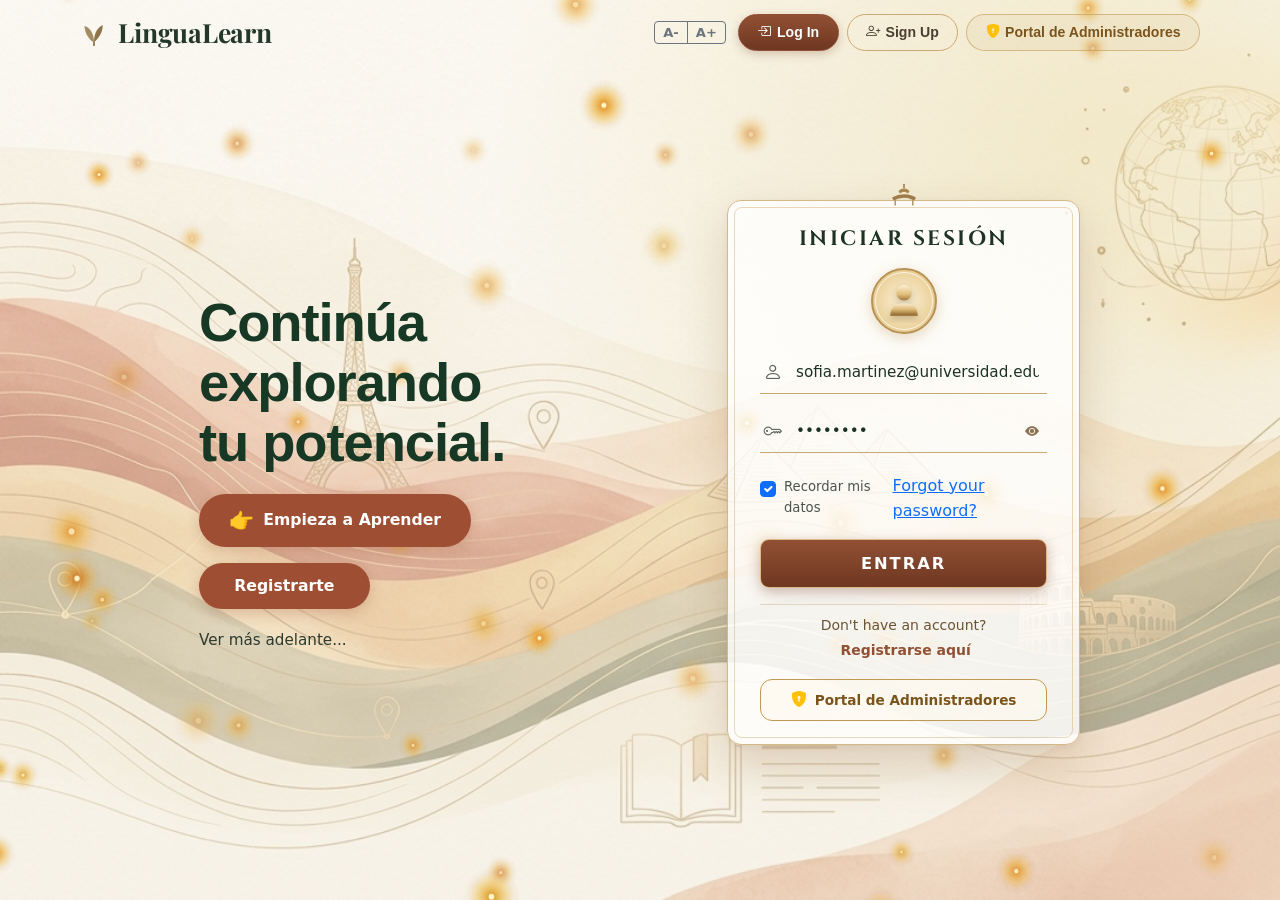
<file: index.html>
<!DOCTYPE html>
<html lang="es">
<head>
  <meta charset="UTF-8">
  <meta name="viewport" content="width=device-width, initial-scale=1.0">
  <title>LinguaLearn - Continúa explorando tu potencial</title>
  <!-- Google Fonts: Playfair Display & Cinzel para fidelidad tipográfica editorial -->
  <link rel="preconnect" href="https://fonts.googleapis.com">
  <link rel="preconnect" href="https://fonts.gstatic.com" crossorigin>
  <link href="https://fonts.googleapis.com/css2?family=Cinzel:wght@600;700;800&family=Playfair+Display:ital,wght@0,600;0,700;0,800;1,600&display=swap" rel="stylesheet">
  <!-- Bootstrap 5 CSS -->
  <link href="https://cdn.jsdelivr.net/npm/bootstrap@5.3.3/dist/css/bootstrap.min.css" rel="stylesheet">
  <!-- Bootstrap Icons -->
  <link href="https://cdn.jsdelivr.net/npm/bootstrap-icons@1.11.3/font/bootstrap-icons.min.css" rel="stylesheet">
  <!-- Estilos Personalizados y Accesibilidad -->
  <link rel="stylesheet" href="css/styles.css">
  <script>
    if (localStorage.getItem('lingua_theme_reset_warm') !== 'true') {
      localStorage.setItem('lingua_theme', 'light');
      localStorage.setItem('lingua_theme_reset_warm', 'true');
    }
    if (localStorage.getItem('lingua_theme') === 'dark') {
      document.documentElement.setAttribute('data-theme', 'dark');
      if (document.body) {
        document.body.classList.add('dark-mode');
      } else {
        document.addEventListener('DOMContentLoaded', () => document.body.classList.add('dark-mode'));
      }
    }
  </script>
  <style>
    /* Estilos de precisión para la estética cálida y armónica - Match 100% idéntico entre modo claro y oscuro */
    .hero-canvas {
      position: relative;
      min-height: calc(100vh - 36px);
      display: flex;
      flex-direction: column;
      justify-content: space-between;
      overflow: hidden;
    }

    .hero-bg-layer {
      position: absolute;
      top: 0;
      left: 0;
      width: 100%;
      height: 100%;
      z-index: 1;
      pointer-events: none;
      background-color: #f7f4ec;
      background-image: 
        radial-gradient(circle at 85% 15%, rgba(212, 175, 55, 0.20) 0%, transparent 45%),
        linear-gradient(180deg, rgba(247, 244, 236, 0.40) 0%, rgba(242, 236, 224, 0.55) 100%),
        url('assets/hero_bg_warm.jpg');
      background-size: cover;
      background-position: center;
      background-repeat: no-repeat;
    }

    body.dark-mode .hero-bg-layer {
      background-color: #0b1118 !important;
      background-image: url('assets/inicio_dark_bg.jpg') !important;
      background-size: cover !important;
      background-position: center !important;
      background-repeat: no-repeat !important;
    }

    .hero-canvas #fireflies-canvas {
      position: absolute !important;
      top: 0 !important;
      left: 0 !important;
      width: 100% !important;
      height: 100% !important;
      z-index: 2 !important;
      pointer-events: none !important;
    }

    .warm-nav-header {
      padding: 0.75rem 1.25rem 0.5rem;
      max-width: 1160px;
      margin: 0 auto;
      width: 100%;
      position: relative;
      z-index: 10;
    }

    .hero-main-container {
      max-width: 1140px !important;
      width: 100%;
      margin: auto auto;
      padding: 0.75rem 1.5rem 1.25rem;
    }

    .hero-title-warm {
      font-family: -apple-system, BlinkMacSystemFont, "Segoe UI", Roboto, "Helvetica Neue", sans-serif;
      font-weight: 800;
      font-size: clamp(2.3rem, 4.4vw, 3.4rem);
      line-height: 1.1;
      letter-spacing: -0.02em;
      color: #173824;
      margin-bottom: 1.35rem;
    }

    body.dark-mode .hero-title-warm {
      color: #ede1cb !important;
      text-shadow: 0 2px 12px rgba(0, 0, 0, 0.5);
    }

    .login-card-ornate {
      position: relative;
      background: rgba(255, 255, 255, 0.82);
      backdrop-filter: blur(14px);
      -webkit-backdrop-filter: blur(14px);
      border: 1.5px solid #d4b886;
      border-radius: 14px;
      box-shadow: 0 16px 36px rgba(138, 92, 45, 0.16), 0 2px 6px rgba(0, 0, 0, 0.04);
      padding: 1.6rem 2rem 1.45rem;
      max-width: 395px;
      width: 100%;
      margin: 0 0 0 auto;
      z-index: 5;
    }

    body.dark-mode .login-card-ornate {
      background: rgba(16, 25, 36, 0.65) !important;
      backdrop-filter: blur(14px) !important;
      -webkit-backdrop-filter: blur(14px) !important;
      border: 1.5px solid rgba(212, 175, 55, 0.45) !important;
      box-shadow: 0 20px 48px rgba(0, 0, 0, 0.7), 0 0 20px rgba(212, 175, 55, 0.15) !important;
      color: #f1f5f9 !important;
    }

    .card-title-serif {
      font-family: "Cinzel", "Playfair Display", Georgia, serif;
      font-size: 1.3rem;
      font-weight: 700;
      letter-spacing: 0.12em;
      color: #1e3324;
      text-align: center;
      margin-bottom: 1rem;
    }

    body.dark-mode .card-title-serif {
      color: #eedbc0 !important;
    }

    .avatar-gold-medallion {
      width: 66px;
      height: 66px;
      border-radius: 50%;
      margin: 0 auto 1.15rem;
      display: flex;
      align-items: center;
      justify-content: center;
      background: radial-gradient(circle, #fbf2dc 0%, #ecd39d 65%, #c29953 100%);
      border: 2.5px solid #b89254;
      box-shadow: 0 4px 14px rgba(184, 146, 84, 0.35);
      position: relative;
    }

    .input-warm-group {
      position: relative;
      margin-bottom: 1.05rem;
    }

    .input-warm-underline {
      border: none;
      border-bottom: 1.5px solid #caa873;
      border-radius: 0;
      background: transparent;
      padding: 0.55rem 0.5rem 0.55rem 2.25rem;
      font-size: 0.95rem;
      color: #1c3222;
      width: 100%;
      transition: var(--transition);
    }

    body.dark-mode .input-warm-underline {
      color: #f1f5f9 !important;
      border-bottom-color: rgba(212, 175, 55, 0.6) !important;
    }

    body.dark-mode .input-warm-underline::placeholder {
      color: rgba(226, 232, 240, 0.6) !important;
    }

    .btn-entrar-metallic {
      background: linear-gradient(180deg, #915034 0%, #6f3721 100%);
      border: 1.5px solid #dcb985;
      border-radius: 9px;
      color: #ffffff;
      font-weight: 700;
      letter-spacing: 0.12em;
      font-size: 1.02rem;
      padding: 0.68rem;
      width: 100%;
      box-shadow: 0 4px 14px rgba(111, 55, 33, 0.35);
      transition: var(--transition);
      display: block;
      text-align: center;
      cursor: pointer;
    }
  </style>

  <!-- REDIRECCIÓN DE USUARIOS AUTENTICADOS: Evitar volver al login sin cerrar sesión explícitamente -->
  <script>
    (function () {
      try {
        var isVisitingAdmin = window.location.search.indexOf('admin') !== -1 || window.location.search.indexOf('portal') !== -1;
        if (!isVisitingAdmin) {
          var admin = JSON.parse(localStorage.getItem('lingua_admin_session') || '{}');
          if (admin && admin.isLoggedIn === true && admin.isAdmin === true) {
            window.location.replace('admin.html');
            return;
          }
          var user = JSON.parse(localStorage.getItem('lingua_current_user') || '{}');
          if (user && user.isLoggedIn === true) {
            window.location.replace('dashboard.html');
          }
        }
      } catch (e) {}
    })();
  </script>
</head>
<body class="page-inicio preload-theme">
  <script>
    if (localStorage.getItem('lingua_theme') === 'dark') {
      document.body.classList.add('dark-mode');
    }
  </script>

<!-- =========================================================================
       PARTE 1 DE INICIO: HERO CON EL DISEÑO Y COLORES EXACTOS DEL PROTOTIPO 1
       ========================================================================= -->
  <header class="hero-canvas">
    <!-- Capa de Fondo Ilustrado (detrás de las luciérnagas) -->
    <div class="hero-bg-layer" aria-hidden="true"></div>

    <!-- Canvas de Luciérnagas Vivas en Movimiento Orgánico Continuo -->
    <canvas id="fireflies-canvas" aria-hidden="true"></canvas>
    
    <!-- BARRA DE NAVEGACIÓN SUPERIOR: LOGO Y BOTÓN EXPLORE -->
    <div class="container-xl warm-nav-header anim-cascade-down stagger-2 position-relative" style="z-index: 5;">
      <div class="d-flex align-items-center justify-content-between">
        <div class="d-flex align-items-center gap-3">
          <!-- Logo con brote dorado -->
          <a href="index.html" class="brand-warm-logo" aria-label="LinguaLearn Página principal">
            <svg class="brand-sprout-icon" viewBox="0 0 32 32" xmlns="http://www.w3.org/2000/svg">
              <path d="M16 28 C 16 20, 18 12, 26 8 C 26 18, 20 24, 16 28 Z" fill="#8d744b"/>
              <path d="M16 28 C 16 18, 12 11, 5 9 C 6 19, 11 25, 16 28 Z" fill="#a48c62"/>
              <path d="M16 28 L 16 31" stroke="#8d744b" stroke-width="2" stroke-linecap="round"/>
            </svg>
            <span class="brand-warm-title">LinguaLearn</span>
          </a>
        </div>

        <!-- Acciones de Acceso y Accesibilidad en Barra Superior -->
        <div class="d-flex align-items-center gap-2" id="nav-guest-actions">
          <div class="btn-group btn-group-sm header-font-controls me-1" role="group" aria-label="Ajuste de tipografía">
            <button type="button" class="btn btn-outline-secondary btn-font-decrease font-size-control-btn" aria-label="Disminuir tamaño de fuente" title="Disminuir tamaño (A-)">A-</button>
            <button type="button" class="btn btn-outline-secondary btn-font-increase font-size-control-btn" aria-label="Aumentar tamaño de fuente" title="Aumentar tamaño (A+)">A+</button>
          </div>
          <button type="button" class="btn-auth-nav active" id="btn-nav-login" onclick="document.getElementById('hero-user-input')?.focus();">
            <i class="bi bi-box-arrow-in-right"></i> Iniciar sesión
          </button>
          <button type="button" class="btn-auth-nav" id="btn-nav-register" data-bs-toggle="modal" data-bs-target="#modal-register-hero">
            <i class="bi bi-person-plus"></i> Registrarse
          </button>
          <button type="button" class="btn-auth-nav btn-admin-portal-link" id="btn-nav-admin" data-bs-toggle="modal" data-bs-target="#modal-admin-login" title="Portal exclusivo para administradores de LinguaLearn">
            <i class="bi bi-shield-lock-fill text-warning"></i> <span>Portal de Administradores</span>
          </button>
        </div>
      </div>
    </div>

    <!-- CONTENIDO DEL HERO: 2 COLUMNAS (TÍTULO Y ACCIONES / TARJETA ORNAMENTAL) -->
    <div class="container-xl hero-main-container position-relative" style="z-index: 5;">
      <div class="row align-items-center justify-content-between g-4">
        
        <!-- Columna Izquierda: Título y Botones Terracotta -->
        <div class="col-lg-6 col-xl-6 anim-cascade-left stagger-3">
          <h1 class="hero-title-warm">
            Continúa<br>
            explorando<br>
            tu potencial.
          </h1>

          <div class="d-flex flex-wrap align-items-center gap-3">
            <!-- Botón 1: Empieza a Aprender con icono de mano apuntando -->
            <button type="button" class="btn-terracotta" id="btn-hero-learn" onclick="document.getElementById(\'hero-user-input\')?.focus();">
              <span style="font-size: 1.25rem;">👉</span>
              <span>Empieza a Aprender</span>
            </button>

            <!-- Botón 2: Registrarte -->
            <button type="button" class="btn-terracotta" style="padding-left: 2.2rem; padding-right: 2.2rem;" data-bs-toggle="modal" data-bs-target="#modal-register-hero">
              Registrarte
            </button>
          </div>

          <!-- Enlace discreto Ver más adelante... que desliza hacia la nueva sección interactiva -->
          <div>
            <a href="#seccion-interactiva" class="link-ver-mas">
              Ver más adelante...
            </a>
          </div>
        </div>

        <!-- Columna Derecha: Tarjeta Ornamental de Inicio de Sesión -->
        <div class="col-lg-6 col-xl-5 anim-cascade-right stagger-4 d-flex justify-content-lg-end justify-content-center">
          <div class="login-card-ornate">
            
            <!-- Silueta decorativa de Pagoda en el centro superior -->
            <svg class="pagoda-finial" viewBox="0 0 50 30" xmlns="http://www.w3.org/2000/svg">
              <path d="M 25,2 L 25,6" stroke="#9e7b48" stroke-width="2" stroke-linecap="round" />
              <path d="M 18,10 Q 25,4 32,10 L 30,13 Q 25,9 20,13 Z" fill="#a8854f" />
              <path d="M 10,18 Q 25,10 40,18 L 38,22 Q 25,15 12,22 Z" fill="#9e7b48" />
              <path d="M 14,22 L 14,28 M 36,22 L 36,28" stroke="#9e7b48" stroke-width="1.5" />
            </svg>

            <!-- Título Serif Clásico -->
            <h2 class="card-title-serif">INICIAR SESIÓN</h2>

            <!-- Medallón Dorado de Avatar con Silueta 3D -->
            <div class="avatar-gold-medallion" title="Identidad del Estudiante">
              <svg width="44" height="44" viewBox="0 0 24 24" fill="none" xmlns="http://www.w3.org/2000/svg">
                <circle cx="12" cy="7.5" r="4.2" fill="url(#goldGradientHead)" filter="drop-shadow(0 2px 2px rgba(110,75,30,0.3))"/>
                <path d="M 4.5,20 C 4.5,15.2 7.8,13.2 12,13.2 C 16.2,13.2 19.5,15.2 19.5,20" fill="url(#goldGradientBody)" filter="drop-shadow(0 2px 2px rgba(110,75,30,0.3))"/>
                <defs>
                  <linearGradient id="goldGradientHead" x1="12" y1="3" x2="12" y2="12" gradientUnits="userSpaceOnUse">
                    <stop stop-color="#fff2d6"/>
                    <stop offset="0.6" stop-color="#dfbc7a"/>
                    <stop offset="1" stop-color="#9d7637"/>
                  </linearGradient>
                  <linearGradient id="goldGradientBody" x1="12" y1="13" x2="12" y2="20" gradientUnits="userSpaceOnUse">
                    <stop stop-color="#fff2d6"/>
                    <stop offset="0.5" stop-color="#dfbc7a"/>
                    <stop offset="1" stop-color="#8a6327"/>
                  </linearGradient>
                </defs>
              </svg>
            </div>

            <!-- Formulario de Acceso Estilizado -->
            <form id="form-hero-login">
              
              <!-- Campo 1: Usuario o Correo -->
              <div class="input-warm-group">
                <i class="bi bi-person input-icon-warm"></i>
                <input type="text" id="hero-user-input" class="input-warm-underline" placeholder="Usuario o Correo" value="sofia.martinez@universidad.edu" required aria-label="Usuario o Correo">
              </div>

              <!-- Campo 2: Contraseña con Ojo Mostrar/Ocultar -->
              <div class="input-warm-group d-flex align-items-center position-relative">
                <i class="bi bi-key input-icon-warm"></i>
                <input type="password" id="hero-pass-input" class="input-warm-underline flex-grow-1 pe-4" placeholder="Contraseña" value="12345678" required aria-label="Contraseña">
                <button type="button" class="btn btn-sm text-secondary p-0 btn-toggle-password position-absolute end-0 me-2" aria-label="Mostrar u ocultar contraseña" title="Mostrar u ocultar contraseña" style="background:transparent; border:none; color: #8c7355 !important;">
                  <i class="bi bi-eye-fill"></i>
                </button>
              </div>

              <!-- Fila: Recordar mis datos y ¿Olvidaste tu contraseña? -->
              <div class="d-flex justify-content-between align-items-center mb-3 pt-1">
                <div class="form-check m-0">
                  <input class="form-check-input checkbox-warm" type="checkbox" id="check-remember" checked>
                  <label class="form-check-label small label-remember-warm" for="check-remember">
                    Recordar mis datos
                  </label>
                </div>
                <a href="#" class="link-forgot-warm" data-bs-toggle="modal" data-bs-target="#modal-forgot-password">
                  ¿Olvidaste tu contraseña?
                </a>
              </div>

                            <!-- Botón ENTRAR Metálico Bronce -->
              <button type="submit" class="btn-entrar-metallic">
                ENTRAR
              </button>

              <!-- Acceso a Registro -->
              <div class="text-center mt-3 pt-2 border-top" style="border-color: rgba(202, 168, 115, 0.4) !important;">
                <span class="small" style="color: #6c5332;">¿No tienes una cuenta?</span>
                <button type="button" class="btn btn-link btn-sm p-0 ms-1 fw-bold text-decoration-none" style="color: #915034;" data-bs-toggle="modal" data-bs-target="#modal-register-hero">
                  Registrarse aquí
                </button>
              </div>

              <!-- Acceso Destacado al Portal de Administradores -->
              <div class="mt-2 pt-2 text-center">
                <button type="button" class="btn btn-sm btn-outline-warning w-100 py-2 px-3 d-flex align-items-center justify-content-center gap-2 fw-semibold btn-admin-trigger" data-bs-toggle="modal" data-bs-target="#modal-admin-login" style="border-radius: 12px; font-size: 0.85rem; border-color: #c29953; color: #7a541b; background: rgba(254, 250, 240, 0.7);">
                  <i class="bi bi-shield-lock-fill text-warning fs-6"></i>
                  <span>Portal de Administradores</span>
                </button>
              </div>
            </form>

          </div>
        </div>
      </div>
    </div>
  </header>

  <!-- =========================================================================
       PARTE 2 DE INICIO (AL DESLIZAR): SIMULADOR GAMIFICADO Y BANNER MUSGO
       (MATCH EXACTO AL SEGUNDO PROTOTIPO)
       ========================================================================= -->
  <main id="seccion-interactiva" class="scroll-section-container">
    <div class="container-xl">

      <!-- TARJETA PRINCIPAL TERRACOTA: EXPERIENCIA INTERACTIVA CENTRAL -->
      <section class="interactive-scenario-card mb-5 anim-cascade stagger-5">
        
        <!-- SELECTOR DE ESCENARIOS SUPERIOR (PÍLDORAS CLICABLES) -->
        <div class="scenario-selector-bar" role="tablist" aria-label="Selector de Escenarios de Conversación">
          
          <!-- Escenario 1: Café PARÍS -->
          <button type="button" class="scenario-pill-btn active" data-scenario="cafe" onclick="selectScenario('cafe', 'Bonjour! Un café au lait et un croissant, s\'il vous plaît.')">
            <span class="scenario-pill-icon">☕</span>
            <div class="text-start">
              <span class="scenario-pill-title">Café</span>
              <span class="scenario-pill-sub">PARÍS</span>
            </div>
          </button>

          <!-- Escenario 2: Entrevista LONDRES -->
          <button type="button" class="scenario-pill-btn" data-scenario="entrevista" onclick="selectScenario('entrevista', 'Welcome to our London headquarters. Could you tell us about your background?')">
            <span class="scenario-pill-icon">👩</span>
            <div class="text-start">
              <span class="scenario-pill-title">Entrevista</span>
              <span class="scenario-pill-sub">LONDRES</span>
            </div>
          </button>

          <!-- Escenario 3: Negociación NUEVA YORK -->
          <button type="button" class="scenario-pill-btn" data-scenario="negociacion" onclick="selectScenario('negociacion', 'Let\'s review the terms of the strategic partnership for the upcoming quarter.')">
            <span class="scenario-pill-icon">🤝</span>
            <div class="text-start">
              <span class="scenario-pill-title">Negociación</span>
              <span class="scenario-pill-sub">NUEVA YORK</span>
            </div>
          </button>

          <!-- Escenario 4: Viajes TOKIO -->
          <button type="button" class="scenario-pill-btn" data-scenario="viajes" onclick="selectScenario('viajes', 'Sumimasen, where can I find the bullet train platform to Kyoto?')">
            <span class="scenario-pill-icon">✈️</span>
            <div class="text-start">
              <span class="scenario-pill-title">Viajes</span>
              <span class="scenario-pill-sub">TOKIO</span>
            </div>
          </button>
        </div>

        <div class="row align-items-center g-4">
          <!-- Columna Izquierda: Información de Experiencia Central -->
          <div class="col-lg-5">
            <span class="small fw-bold text-uppercase letter-spacing-1 d-block mb-2" style="color: #ffd8bf;">
              EXPERIENCIA INTERACTIVA CENTRAL
            </span>

            <h2 class="h2 fw-bold text-white mb-3 lh-sm" style="font-size: clamp(1.75rem, 2.5vw, 2.25rem);">
              Domina los Idiomas con un Simulador de Conversación Inmersivo y Gamificado
            </h2>

            <p class="mb-4" style="color: rgba(255, 255, 255, 0.88); font-size: 0.975rem;">
              Practica escenarios un gamified scenario simulator.
            </p>

            <ul class="list-unstyled d-flex flex-column gap-2 mb-4" style="color: rgba(255, 255, 255, 0.95); font-size: 0.95rem;">
              <li class="d-flex align-items-center gap-2">
                <span class="fs-6" style="color: #ffd8bf;">•</span>
                <span>Elige tu escenario y rol.</span>
              </li>
              <li class="d-flex align-items-center gap-2">
                <span class="fs-6" style="color: #ffd8bf;">•</span>
                <span>Habla o escribe para avanzar.</span>
              </li>
              <li class="d-flex align-items-center gap-2">
                <span class="fs-6" style="color: #ffd8bf;">•</span>
                <span>Recibe feedback en tiempo real y recompensas instantáneas.</span>
              </li>
              <li class="d-flex align-items-center gap-2">
                <span class="fs-6" style="color: #ffd8bf;">•</span>
                <span>Gana XP y medallas temáticas.</span>
              </li>
            </ul>

            <a href="leccion.html" class="btn-adventure-cta">
              <span>Inicia tu primera aventura lingüística</span>
              <i class="bi bi-arrow-right"></i>
            </a>
          </div>

          <!-- Columna Derecha: Panel del Diagrama Cognitivo y Autómata de Estados -->
          <div class="col-lg-7">
            <div class="cognitive-diagram-panel">
              
              <!-- Diagrama SVG fiel con 8 Nódulos Cognitivos + Flowchart de Estados -->
              <svg viewBox="0 0 460 220" class="w-100 h-auto" xmlns="http://www.w3.org/2000/svg" style="max-height: 270px;">
                
                <!-- Lineas de conexión radial punteadas hacia el cerebro -->
                <line x1="120" y1="110" x2="120" y2="40" stroke="#cbb28d" stroke-width="1.5" stroke-dasharray="3,3" />
                <line x1="120" y1="110" x2="168" y2="58" stroke="#cbb28d" stroke-width="1.5" stroke-dasharray="3,3" />
                <line x1="120" y1="110" x2="182" y2="110" stroke="#cbb28d" stroke-width="1.5" stroke-dasharray="3,3" />
                <line x1="120" y1="110" x2="168" y2="162" stroke="#cbb28d" stroke-width="1.5" stroke-dasharray="3,3" />
                <line x1="120" y1="110" x2="120" y2="180" stroke="#cbb28d" stroke-width="1.5" stroke-dasharray="3,3" />
                <line x1="120" y1="110" x2="72" y2="162" stroke="#cbb28d" stroke-width="1.5" stroke-dasharray="3,3" />
                <line x1="120" y1="110" x2="58" y2="110" stroke="#cbb28d" stroke-width="1.5" stroke-dasharray="3,3" />
                <line x1="120" y1="110" x2="72" y2="58" stroke="#cbb28d" stroke-width="1.5" stroke-dasharray="3,3" />

                <!-- Círculo Central: Cerebro Dorado -->
                <circle cx="120" cy="110" r="30" fill="#dfbe7e" stroke="#b48c48" stroke-width="2.5" filter="drop-shadow(0 2px 4px rgba(160,120,50,0.25))" />
                <!-- Icono de Cerebro en el centro -->
                <path d="M 110,110 Q 110,102 115,102 Q 118,97 122,97 Q 126,97 128,102 Q 132,102 132,110 Q 132,115 128,118 Q 124,122 120,122 Q 116,122 112,118 Q 110,115 110,110 Z" fill="#ffffff" />
                <path d="M 120,100 L 120,118 M 115,107 Q 120,109 125,107 M 115,114 Q 120,116 125,114" stroke="#c4974d" stroke-width="1.2" fill="none" />

                <!-- 8 Nódulos Cognitivos Alrededor -->
                <!-- Nódulo 1: Red sintáctica (Verde menta suave) -->
                <circle cx="120" cy="40" r="14" fill="#d4edda" stroke="#8cb898" stroke-width="1.8" />
                <circle cx="116" cy="37" r="2" fill="#527c5e"/>
                <circle cx="124" cy="43" r="2" fill="#527c5e"/>
                <line x1="116" y1="37" x2="124" y2="43" stroke="#527c5e" stroke-width="1"/>

                <!-- Nódulo 2: Perfil cognitivo (Melocotón) -->
                <circle cx="168" cy="58" r="14" fill="#ffe5d0" stroke="#d49f7e" stroke-width="1.8" />
                <circle cx="168" cy="56" r="3" fill="#8d5635"/>
                <path d="M 164,63 Q 168,60 172,63" stroke="#8d5635" stroke-width="1.2" fill="none"/>

                <!-- Nódulo 3: Ramificación asociativa (Naranja suave) -->
                <circle cx="182" cy="110" r="14" fill="#ffd8c8" stroke="#d58c73" stroke-width="1.8" />
                <circle cx="182" cy="110" r="3" fill="#9f4b30"/>
                <line x1="178" y1="106" x2="186" y2="114" stroke="#9f4b30" stroke-width="1.2"/>

                <!-- Nódulo 4: Hemisferios y memoria (Azul cielo) -->
                <circle cx="168" cy="162" r="14" fill="#d6ebf8" stroke="#88b5d5" stroke-width="1.8" />
                <path d="M 163,162 Q 168,157 173,162" stroke="#48789b" stroke-width="1.2" fill="none"/>

                <!-- Nódulo 5: Fonética y sonido (Amarillo pastel) -->
                <circle cx="120" cy="180" r="14" fill="#fff3cd" stroke="#d8bc68" stroke-width="1.8" />
                <rect x="115" y="176" width="10" height="8" rx="2" fill="#886f25" />

                <!-- Nódulo 6: Ecología del lenguaje (Verde salvia) -->
                <circle cx="72" cy="162" r="14" fill="#e2ecd8" stroke="#98b687" stroke-width="1.8" />
                <circle cx="72" cy="162" r="4" fill="#587948" />

                <!-- Nódulo 7: Conexiones neuronales (Lila) -->
                <circle cx="58" cy="110" r="14" fill="#e9ddf0" stroke="#af96ba" stroke-width="1.8" />
                <path d="M 54,110 Q 58,106 62,110" stroke="#684a75" stroke-width="1.2" fill="none"/>

                <!-- Nódulo 8: Percepción auditiva (Crema claro) -->
                <circle cx="72" cy="58" r="14" fill="#fcf3d9" stroke="#ceb36d" stroke-width="1.8" />
                <circle cx="72" cy="58" r="3" fill="#8c7028" />

                <!-- FLECHA CONECTORA PRINCIPAL HACIA EL FLOWCHART -->
                <line x1="202" y1="110" x2="228" y2="110" stroke="#334857" stroke-width="2.5" />
                <polygon points="228,106 236,110 228,114" fill="#334857" />

                <!-- ==============================================
                     FLOWCHART / AUTÓMATA DE ESTADOS (DERECHA)
                     ============================================== -->
                
                <!-- Líneas de flujo y bucles -->
                <!-- Conector Entrada -> Centro -->
                <line x1="262" y1="110" x2="280" y2="110" stroke="#4b5d6c" stroke-width="1.8" />
                <polygon points="278,107 284,110 278,113" fill="#4b5d6c" />

                <!-- Conector Centro -> Salida -->
                <line x1="334" y1="110" x2="352" y2="110" stroke="#4b5d6c" stroke-width="1.8" />
                <polygon points="350,107 356,110 350,113" fill="#4b5d6c" />

                <!-- Ramificación Superior: Centro -> Arriba -->
                <line x1="307" y1="96" x2="307" y2="76" stroke="#4b5d6c" stroke-width="1.8" />
                <polygon points="304,78 307,72 310,78" fill="#4b5d6c" />

                <!-- Ramificación Inferior: Centro -> Abajo -->
                <line x1="307" y1="124" x2="307" y2="144" stroke="#4b5d6c" stroke-width="1.8" />
                <polygon points="304,142 307,148 310,142" fill="#4b5d6c" />

                <!-- Bucle de retroalimentación Arriba: Retorno al inicio -->
                <path d="M 280,60 L 250,60 L 250,96" stroke="#4b5d6c" stroke-width="1.5" fill="none" />
                <polygon points="247,94 250,100 253,94" fill="#4b5d6c" />

                <!-- Bucle Arriba -> Derecha -->
                <path d="M 334,60 L 364,60 L 364,96" stroke="#4b5d6c" stroke-width="1.5" fill="none" />
                <polygon points="361,94 364,100 367,94" fill="#4b5d6c" />

                <!-- Bucle Inferior: Retorno del resultado al nodo de entrada -->
                <path d="M 364,124 L 364,160 L 250,160 L 250,124" stroke="#4b5d6c" stroke-width="1.5" fill="none" />
                <polygon points="247,126 250,120 253,126" fill="#4b5d6c" />

                <!-- NÓDULOS DE ESTADO (PÍLDORAS) -->
                <!-- Nodo Entrada Izquierda -->
                <g id="state-node-left">
                  <rect x="238" y="100" width="24" height="20" rx="10" fill="#d9e2ec" stroke="#334857" stroke-width="2" />
                  <rect x="244" y="108" width="12" height="4" rx="2" fill="#334857" />
                </g>

                <!-- Nodo Superior -->
                <g id="state-node-top">
                  <rect x="290" y="50" width="34" height="20" rx="10" fill="#d9e2ec" stroke="#334857" stroke-width="2" />
                  <rect x="298" y="58" width="18" height="4" rx="2" fill="#334857" />
                </g>

                <!-- Nodo Central Activo: Terracota Destacado -->
                <g id="state-node-center">
                  <rect x="282" y="98" width="52" height="24" rx="12" fill="#b05436" stroke="#f6c496" stroke-width="2.5" filter="drop-shadow(0 2px 6px rgba(176,84,54,0.4))" />
                  <rect x="294" y="108" width="28" height="4" rx="2" fill="#ffffff" />
                </g>

                <!-- Nodo Inferior -->
                <g id="state-node-bottom">
                  <rect x="290" y="150" width="34" height="20" rx="10" fill="#d9e2ec" stroke="#334857" stroke-width="2" />
                  <rect x="298" y="158" width="18" height="4" rx="2" fill="#334857" />
                </g>

                <!-- Nodo Salida Derecha -->
                <g id="state-node-right">
                  <rect x="356" y="100" width="28" height="20" rx="10" fill="#d9e2ec" stroke="#334857" stroke-width="2" />
                  <rect x="362" y="108" width="16" height="4" rx="2" fill="#334857" />
                </g>
              </svg>

            </div>
          </div>
        </div>
      </section>

      <!-- =========================================================================
           BANNER INFERIOR VERDE MUSGO: ¿LISTO PARA EMPEZAR? (MATCH EXACTO)
           ========================================================================= -->
      <section class="cta-banner-moss anim-cascade stagger-6">
        <div class="position-relative z-1 max-w-700 mx-auto">
          <h2 class="h1 fw-bold text-white mb-3" style="font-size: clamp(1.85rem, 3.2vw, 2.6rem); letter-spacing: -0.01em;">
            ¿Listo para empezar con una nueva experiencia cognitiva?
          </h2>
          
          <p class="lead mb-4 mx-auto" style="color: #ded1be; font-size: 1.05rem; max-width: 650px;">
            Únete a una comunidad respetuosa, sin presiones y con una experiencia adaptada a tu estilo visual, auditivo y kinestésico.
          </p>

          <div class="d-flex flex-wrap justify-content-center gap-3">
            <button type="button" class="btn-amber-pill" data-bs-toggle="modal" data-bs-target="#modal-register-hero">
              Crear cuenta gratis
            </button>
            <a href="#form-hero-login" class="btn-outline-moss">
              Ya tengo usuario
            </a>
          </div>
        </div>
      </section>

    </div>
  </main>

  <!-- MODAL DE REGISTRO RÁPIDO CON CONTRASEÑA Y CONFIRMACIÓN -->
  <div class="modal fade" id="modal-register-hero" tabindex="-1" aria-labelledby="modalRegisterHeroLabel" aria-hidden="true">
    <div class="modal-dialog modal-dialog-centered">
      <div class="modal-content card-custom border-0 p-3">
        <div class="modal-header border-bottom-0 pb-0">
          <h2 class="h5 modal-title fw-bold" id="modalRegisterHeroLabel">
            <i class="bi bi-person-plus-fill text-primary me-2"></i> Crear Cuenta de Estudiante
          </h2>
          <button type="button" class="btn-close" data-bs-dismiss="modal" aria-label="Cerrar"></button>
        </div>
        <form id="form-modal-register">
          <div class="modal-body py-3">
            <div class="mb-3">
              <label for="reg-name" class="form-label small fw-bold">Nombre Completo</label>
              <div class="input-group">
                <span class="input-group-text bg-white"><i class="bi bi-person"></i></span>
                <input type="text" class="form-control" id="reg-name" placeholder="Ej. Carlos Mendoza" required>
              </div>
            </div>
            <div class="mb-3">
              <label for="reg-email" class="form-label small fw-bold">Correo Electrónico</label>
              <div class="input-group">
                <span class="input-group-text bg-white"><i class="bi bi-envelope"></i></span>
                <input type="email" class="form-control" id="reg-email" placeholder="tu.nombre@correo.edu" required>
              </div>
            </div>
            <div class="mb-3">
              <label for="reg-password" class="form-label small fw-bold">Contraseña</label>
              <div class="input-group">
                <span class="input-group-text bg-white"><i class="bi bi-key"></i></span>
                <input type="password" class="form-control" id="reg-password" placeholder="Mínimo 6 caracteres" required>
                <button class="btn btn-outline-secondary btn-toggle-password" type="button" title="Mostrar u ocultar contraseña">
                  <i class="bi bi-eye-fill"></i>
                </button>
              </div>
            </div>
            <div class="mb-3">
              <label for="reg-password-confirm" class="form-label small fw-bold">Confirmar Contraseña</label>
              <div class="input-group">
                <span class="input-group-text bg-white"><i class="bi bi-key-fill"></i></span>
                <input type="password" class="form-control" id="reg-password-confirm" placeholder="Repite tu contraseña" required>
                <button class="btn btn-outline-secondary btn-toggle-password" type="button" title="Mostrar u ocultar contraseña">
                  <i class="bi bi-eye-fill"></i>
                </button>
              </div>
            </div>
            <p class="text-muted small mb-0">Al registrarte serás guiado automáticamente a tu evaluación diagnóstica inicial de nivel.</p>
          </div>
          <div class="modal-footer border-top-0 pt-0">
            <button type="button" class="btn btn-secondary-custom" data-bs-dismiss="modal">Cancelar</button>
            <button type="submit" class="btn-terracotta">Crear Cuenta e Iniciar Test</button>
          </div>
        </form>
      </div>
    </div>
  </div>

  <!-- MODAL DE RECUPERACIÓN DE CONTRASEÑA -->
  <div class="modal fade" id="modal-forgot-password" tabindex="-1" aria-labelledby="modalForgotLabel" aria-hidden="true">
    <div class="modal-dialog modal-dialog-centered">
      <div class="modal-content card-custom border-0 p-3">
        <div class="modal-header border-bottom-0 pb-0">
          <h2 class="h5 modal-title fw-bold" id="modalForgotLabel">
            <i class="bi bi-shield-lock-fill text-warning me-2"></i> Recuperar Contraseña
          </h2>
          <button type="button" class="btn-close" data-bs-dismiss="modal" aria-label="Cerrar"></button>
        </div>
        
        <!-- PASO 1: Ingreso de correo registrado -->
        <div id="recovery-step-1" class="modal-body py-3">
          <p class="small text-secondary mb-3">
            Ingresa el correo electrónico asociado a tu cuenta de LinguaLearn para verificar tu identidad y restablecer tu contraseña.
          </p>
          <div class="mb-3">
            <label for="recovery-email-input" class="form-label small fw-bold">Correo Electrónico Registrado:</label>
            <div class="input-group">
              <span class="input-group-text bg-white"><i class="bi bi-envelope"></i></span>
              <input type="email" class="form-control" id="recovery-email-input" placeholder="ejemplo@correo.com" value="sofia.martinez@universidad.edu" required>
            </div>
            <div class="form-text small">Te enviaremos un código de validación o podrás actualizar tu clave directamente.</div>
          </div>
          <div class="d-flex justify-content-end gap-2 pt-2">
            <button type="button" class="btn btn-secondary-custom" data-bs-dismiss="modal">Cancelar</button>
            <button type="button" class="btn btn-terracotta" id="btn-verify-recovery-email">
              Verificar Correo y Continuar <i class="bi bi-arrow-right ms-1"></i>
            </button>
          </div>
        </div>

        <!-- PASO 2: Introducir nueva contraseña y repetirla -->
        <div id="recovery-step-2" class="modal-body py-3 d-none">
          <div class="alert alert-light border small mb-3">
            <i class="bi bi-check-circle-fill text-success me-1"></i> Correo verificado: <strong id="lbl-recovery-target-email"></strong>
          </div>
          <p class="small text-secondary mb-3">
            Introduce tu nueva contraseña y repítela para confirmarla. Debe tener al menos 6 caracteres.
          </p>
          <div class="mb-3">
            <label for="new-password-input" class="form-label small fw-bold">Nueva Contraseña:</label>
            <div class="input-group">
              <span class="input-group-text bg-white"><i class="bi bi-key"></i></span>
              <input type="password" class="form-control" id="new-password-input" placeholder="Mínimo 6 caracteres" required>
              <button class="btn btn-outline-secondary btn-toggle-password" type="button" title="Mostrar u ocultar contraseña">
                <i class="bi bi-eye-fill"></i>
              </button>
            </div>
          </div>
          <div class="mb-3">
            <label for="confirm-new-password-input" class="form-label small fw-bold">Repetir Nueva Contraseña:</label>
            <div class="input-group">
              <span class="input-group-text bg-white"><i class="bi bi-key-fill"></i></span>
              <input type="password" class="form-control" id="confirm-new-password-input" placeholder="Repite tu nueva contraseña" required>
              <button class="btn btn-outline-secondary btn-toggle-password" type="button" title="Mostrar u ocultar contraseña">
                <i class="bi bi-eye-fill"></i>
              </button>
            </div>
          </div>
          <div class="d-flex justify-content-end gap-2 pt-2">
            <button type="button" class="btn btn-secondary-custom" data-bs-dismiss="modal">Cancelar</button>
            <button type="button" class="btn btn-terracotta" id="btn-confirm-reset-pass">
              Confirmar Cambio de Contraseña <i class="bi bi-check2-circle ms-1"></i>
            </button>
          </div>
        </div>

        <!-- PASO 3: Confirmación y Acceso Directo -->
        <div id="recovery-step-3" class="modal-body py-4 text-center d-none">
          <div class="display-4 text-success mb-3">
            <i class="bi bi-check-circle-fill"></i>
          </div>
          <h3 class="h5 fw-bold mb-2">¡Contraseña Cambiada con Éxito!</h3>
          <p class="small text-secondary mb-4">
            Tu nueva clave ha sido guardada en tu cuenta de LinguaLearn. Ya puedes iniciar sesión directamente con tu nueva contraseña.
          </p>
          <button type="button" class="btn btn-terracotta w-100 py-2 fw-bold" data-bs-dismiss="modal">
            <span>Iniciar Sesión Ahora</span>
            <i class="bi bi-box-arrow-in-right ms-2"></i>
          </button>
        </div>

      </div>
    </div>
  </div>

  <!-- MODAL DE GUÍA DE ATAJOS DE TECLADO (ACCESIBILIDAD) -->
  <div class="modal fade" id="modal-shortcuts" tabindex="-1" aria-labelledby="modalShortcutsLabel" aria-hidden="true">
    <div class="modal-dialog modal-dialog-centered">
      <div class="modal-content card-custom border-0">
        <div class="modal-header border-bottom-0 pb-0">
          <h2 class="h5 modal-title fw-bold" id="modalShortcutsLabel">
            <i class="bi bi-keyboard text-primary me-2"></i> Atajos de Navegación Rápida
          </h2>
          <button type="button" class="btn-close" data-bs-dismiss="modal" aria-label="Cerrar modal"></button>
        </div>
        <div class="modal-body py-4">
          <div class="d-flex flex-column gap-3">
            <div class="d-flex justify-content-between align-items-center p-2 bg-light rounded">
              <span>Ir a Inicio</span>
              <kbd class="kbd-badge">Alt + 1</kbd>
            </div>
            <div class="d-flex justify-content-between align-items-center p-2 bg-light rounded">
              <span>Ir a Test Diagnóstico</span>
              <kbd class="kbd-badge">Alt + 2</kbd>
            </div>
            <div class="d-flex justify-content-between align-items-center p-2 bg-light rounded">
              <span>Ir a Dashboard Principal</span>
              <kbd class="kbd-badge">Alt + 3</kbd>
            </div>
            <div class="d-flex justify-content-between align-items-center p-2 bg-light rounded">
              <span>Ir a Lección Activa</span>
              <kbd class="kbd-badge">Alt + 4</kbd>
            </div>
            <div class="d-flex justify-content-between align-items-center p-2 bg-light rounded">
              <span>Ir a Mi Perfil</span>
              <kbd class="kbd-badge">Alt + 5</kbd>
            </div>
          </div>
        </div>
        <div class="modal-footer border-top-0 pt-0">
          <button type="button" class="btn btn-primary-custom w-100" data-bs-dismiss="modal">Entendido</button>
        </div>
      </div>
    </div>
  </div>


  <!-- =========================================================================
       MODAL: ACCESO EXCLUSIVO AL PORTAL DE ADMINISTRADORES
       ========================================================================= -->
  <div class="modal fade" id="modal-admin-login" tabindex="-1" aria-labelledby="modalAdminLoginLabel" aria-hidden="true">
    <div class="modal-dialog modal-dialog-centered">
      <div class="modal-content card-custom border-0 shadow-lg" style="background: rgba(255, 255, 255, 0.98); backdrop-filter: blur(16px); border: 2px solid #c29953 !important; border-radius: 20px;">
        
        <!-- Cabecera del Modal con Iconografía Institucional y de Seguridad -->
        <div class="modal-header border-bottom pb-3" style="border-color: rgba(194, 153, 83, 0.3) !important;">
          <div class="d-flex align-items-center gap-3">
            <div class="avatar-gold-medallion m-0" style="width: 48px; height: 48px; border-width: 2px;">
              <i class="bi bi-shield-lock-fill text-warning fs-4"></i>
            </div>
            <div>
              <div class="d-flex align-items-center gap-2">
                <h2 class="h5 modal-title fw-bold mb-0 text-dark" id="modalAdminLoginLabel">Portal de Administradores</h2>
                <span class="badge bg-warning-subtle text-warning border border-warning-subtle rounded-pill small">Área Restringida</span>
              </div>
              <p class="text-secondary small mb-0">Sistema de Gestión Centralizada LinguaLearn</p>
            </div>
          </div>
          <button type="button" class="btn-close" data-bs-dismiss="modal" aria-label="Cerrar modal"></button>
        </div>

        <!-- Formulario de Autenticación de Administrador -->
        <form id="form-admin-login" class="modal-body py-4">
          
          <!-- Mensaje Informativo -->
          <div class="alert alert-warning-subtle border border-warning-subtle small d-flex align-items-start gap-2 mb-3 py-2 px-3 rounded-3" style="font-size: 0.82rem;">
            <i class="bi bi-info-circle-fill text-warning fs-5 flex-shrink-0 mt-1"></i>
            <div>
              <strong>Control de Acceso de Seguridad:</strong> Este módulo es exclusivo para directores y administradores. Se requiere correo autorizado, contraseña y el código de verificación estático asignado.
            </div>
          </div>

          <!-- Alerta de Error Dinámica -->
          <div id="admin-login-error" class="alert alert-danger py-2 px-3 small d-none" role="alert">
            <i class="bi bi-exclamation-triangle-fill me-1"></i> <span id="admin-login-error-text"></span>
          </div>

          <!-- Campo 1: Correo Electrónico del Administrador -->
          <div class="mb-3">
            <label for="admin-email" class="form-label small fw-bold text-dark">
              <i class="bi bi-envelope-at text-primary me-1"></i> Correo Electrónico del Administrador:
            </label>
            <div class="input-group">
              <span class="input-group-text bg-white border-end-0"><i class="bi bi-person-badge"></i></span>
              <input type="email" class="form-control border-start-0 ps-0" id="admin-email" placeholder="admin@lingualearn.edu" value="admin@lingualearn.edu" required autocomplete="username">
            </div>
          </div>

          <!-- Campo 2: Contraseña de Administrador -->
          <div class="mb-3">
            <label for="admin-pass" class="form-label small fw-bold text-dark">
              <i class="bi bi-key text-primary me-1"></i> Contraseña de Administrador:
            </label>
            <div class="input-group">
              <span class="input-group-text bg-white border-end-0"><i class="bi bi-lock-fill"></i></span>
              <input type="password" class="form-control border-start-0 border-end-0 ps-0" id="admin-pass" placeholder="••••••••" value="admin123" required autocomplete="current-password">
              <button class="btn btn-outline-secondary border-start-0 btn-toggle-password" type="button" title="Mostrar u ocultar contraseña">
                <i class="bi bi-eye-fill"></i>
              </button>
            </div>
          </div>

          <!-- Campo 3: Código de Verificación de Seguridad (Valor Estático: 159123) -->
          <div class="mb-4">
            <div class="d-flex justify-content-between align-items-center mb-1">
              <label for="admin-code" class="form-label small fw-bold text-dark mb-0">
                <i class="bi bi-shield-check text-success me-1"></i> Código de Verificación de Seguridad:
              </label>
              <span class="badge bg-danger-subtle text-danger border border-danger-subtle" style="font-size: 0.7rem;">Obligatorio</span>
            </div>
            <div class="input-group">
              <span class="input-group-text bg-white border-end-0 text-success"><i class="bi bi-shield-shaded fs-5"></i></span>
              <input type="password" class="form-control border-start-0 border-end-0 text-center fw-bold fs-5 tracking-widest ps-0" id="admin-code" placeholder="Código de 6 dígitos" maxlength="6" required autocomplete="one-time-code" style="letter-spacing: 0.35rem; font-family: monospace;">
              <button class="btn btn-outline-secondary border-start-0 btn-toggle-password" type="button" title="Mostrar u ocultar código de seguridad">
                <i class="bi bi-eye-fill"></i>
              </button>
            </div>
            <div class="form-text small text-secondary mt-1" style="font-size: 0.775rem;">
              <i class="bi bi-shield-exclamation text-warning me-1"></i> Código estático de acceso administrativo: <strong>159123</strong>.
            </div>
          </div>

          <!-- Botón de Envío y Cancelar -->
          <div class="d-flex flex-column gap-2 pt-2">
            <button type="submit" id="btn-submit-admin-login" class="btn btn-terracotta w-100 py-2 fw-bold d-flex align-items-center justify-content-center gap-2">
              <i class="bi bi-box-arrow-in-right fs-5"></i>
              <span>Verificar y Entrar al Menú del Administrador</span>
            </button>
            <button type="button" class="btn btn-secondary-custom w-100 py-2 small" data-bs-dismiss="modal">
              Cancelar
            </button>
          </div>

        </form>

        <div class="modal-footer border-top-0 pt-0 pb-3 justify-content-center text-muted small" style="font-size: 0.75rem;">
          <i class="bi bi-lock me-1"></i> Sesión administrativa cifrada con registro en bitácora de auditoría.
        </div>

      </div>
    </div>
  </div>

  <!-- PIE DE PÁGINA ACCESIBLE (WCAG 2.2 AAA) -->
  <footer class="footer-accessible anim-cascade stagger-7" style="background-color: #f2ece0; border-top: 1px solid #dcd1be;">
    <div class="container-xl">
      <div class="row align-items-center g-3">
        <div class="col-md-6 d-flex align-items-center gap-2">
          <!-- Logo brote -->
          <svg class="brand-sprout-icon" viewBox="0 0 32 32" xmlns="http://www.w3.org/2000/svg" style="width: 22px; height: 22px;">
            <path d="M16 28 C 16 20, 18 12, 26 8 C 26 18, 20 24, 16 28 Z" fill="#8d744b"/>
            <path d="M16 28 C 16 18, 12 11, 5 9 C 6 19, 11 25, 16 28 Z" fill="#a48c62"/>
          </svg>
          <strong style="color: #243828;">LinguaLearn</strong>
          <span class="text-muted small ms-2">Plataforma empática y accesible para el aprendizaje de idiomas.</span>
        </div>
        <div class="col-md-6 text-md-end d-flex flex-wrap justify-content-md-end gap-3 small">
          <a href="#" class="d-inline-flex align-items-center gap-1" style="color: #55493a;"><i class="bi bi-question-circle"></i> Centro de Ayuda</a>
          <a href="#" class="d-inline-flex align-items-center gap-1" data-bs-toggle="modal" data-bs-target="#modal-shortcuts" style="color: #55493a;"><i class="bi bi-keyboard"></i> Guía de Atajos</a>
          <a href="#" class="d-inline-flex align-items-center gap-1" style="color: #55493a;"><i class="bi bi-shield-check"></i> Declaración de Accesibilidad</a>
          <a href="#" style="color: #55493a;">Privacidad</a>
        </div>
      </div>
      <div class="text-center text-muted small mt-4 pt-3 border-top" style="border-color: #dcd1be !important;">
        © 2024 LinguaLearn. Diseñado bajo estándares WCAG 2.2 AAA.
      </div>
    </div>
  </footer>

  <!-- Bootstrap 5 Bundle JS -->
  <script src="https://cdn.jsdelivr.net/npm/bootstrap@5.3.3/dist/js/bootstrap.bundle.min.js"></script>
  <!-- Scripts de la Aplicación -->
  <script src="js/fireflies.js"></script>
  <script src="js/accesibilidad.js"></script>
  <script src="js/app.js"></script>
  <!-- Motor de Internacionalización Global (i18n) -->
  <script src="js/i18n.js"></script>
  <script>
    // Selector interactivo de escenarios de conversación
    function selectScenario(scenarioId, phraseText) {
      document.querySelectorAll('.scenario-pill-btn').forEach(btn => {
        btn.classList.toggle('active', btn.getAttribute('data-scenario') === scenarioId);
      });

      // Animación en el nodo central del autómata
      const centerNode = document.getElementById('state-node-center');
      if (centerNode) {
        centerNode.classList.add('speaking-animation');
        setTimeout(() => centerNode.classList.remove('speaking-animation'), 800);
      }

      // Reproducción de frase fonética nativa
      if ('speechSynthesis' in window && phraseText) {
        window.speechSynthesis.cancel();
        const u = new SpeechSynthesisUtterance(phraseText);
        u.lang = scenarioId === 'cafe' ? 'fr-FR' : scenarioId === 'viajes' ? 'ja-JP' : 'en-US';
        u.rate = 0.95;
        window.speechSynthesis.speak(u);
      }

      const scenarioNames = {
        'cafe': 'Café (París)',
        'entrevista': 'Entrevista (Londres)',
        'negociacion': 'Negociación (Nueva York)',
        'viajes': 'Viajes (Tokio)'
      };

      if (window.LinguaApp) {
        LinguaApp.showToast(`Escenario activo: ${scenarioNames[scenarioId]}. Audio reproducido.`, 'info');
      }
    }
  </script>

  <!-- SCRIPT DE GESTIÓN Y VALIDACIÓN DE ACCESO DE ADMINISTRADOR -->
  <script>
    document.addEventListener('DOMContentLoaded', function () {
      const formAdmin = document.getElementById('form-admin-login');
      const emailInput = document.getElementById('admin-email');
      const passInput = document.getElementById('admin-pass');
      const codeInput = document.getElementById('admin-code');
      const errorBox = document.getElementById('admin-login-error');
      const errorText = document.getElementById('admin-login-error-text');
      const submitBtn = document.getElementById('btn-submit-admin-login');

      // Auto-abrir modal si la URL contiene ?portal=admin o ?admin=login
      const urlParams = new URLSearchParams(window.location.search);
      if (urlParams.get('portal') === 'admin' || urlParams.get('admin') === 'login') {
        const modalEl = document.getElementById('modal-admin-login');
        if (modalEl && window.bootstrap) {
          const m = new bootstrap.Modal(modalEl);
          m.show();
        }
        if (urlParams.get('error') === 'auth_required') {
          setTimeout(function () {
            showError('Se requiere iniciar sesión como Administrador con su código de verificación (159123) para acceder al Menú.');
          }, 350);
        }
      }

      function showError(msg) {
        if (errorBox && errorText) {
          errorText.textContent = msg;
          errorBox.classList.remove('d-none');
        }
        if (window.LinguaApp && LinguaApp.showToast) {
          LinguaApp.showToast(msg, 'error');
        }
        if (codeInput) {
          codeInput.classList.add('is-invalid');
          codeInput.focus();
        }
      }

      function clearError() {
        if (errorBox) errorBox.classList.add('d-none');
        if (codeInput) codeInput.classList.remove('is-invalid');
      }

      if (codeInput) {
        codeInput.addEventListener('input', function () {
          clearError();
          // Permitir solo dígitos numéricos
          this.value = this.value.replace(/\D/g, '').slice(0, 6);
        });
      }

      if (formAdmin) {
        formAdmin.addEventListener('submit', function (e) {
          e.preventDefault();
          clearError();

          const email = emailInput ? emailInput.value.trim() : '';
          const pass = passInput ? passInput.value.trim() : '';
          const code = codeInput ? codeInput.value.trim() : '';

          // 1. Validar correo y contraseña
          if (!email || !pass) {
            showError('Por favor ingrese el correo electrónico y la contraseña de administrador.');
            return;
          }

          // 2. Validar Código de Verificación de Seguridad (Valor Estático: 159123)
          if (!code) {
            showError('El código de verificación de seguridad es obligatorio. Ingrese el código.');
            return;
          }

          if (code !== '159123') {
            showError('Código de verificación de seguridad incorrecto. Acceso denegado.');
            return;
          }

          // 3. Autenticación exitosa
          submitBtn.disabled = true;
          submitBtn.innerHTML = '<span class="spinner-border spinner-border-sm me-2"></span> Autenticando...';

          const adminSession = {
            isLoggedIn: true,
            isAdmin: true,
            role: 'SuperAdmin',
            name: 'Director Administrativo',
            email: email,
            avatar: 'assets/sofia.jpg',
            token: 'lingua_admin_token_' + Date.now(),
            loginTime: new Date().toISOString()
          };

          localStorage.setItem('lingua_admin_session', JSON.stringify(adminSession));

          if (window.LinguaApp && LinguaApp.showToast) {
            LinguaApp.showToast('¡Autenticación de Administrador Exitosa! Redirigiendo...', 'success');
          }

          setTimeout(function () {
            window.location.href = 'admin.html';
          }, 600);
        });
      }
    });
  </script>

</body>
</html>
</file>
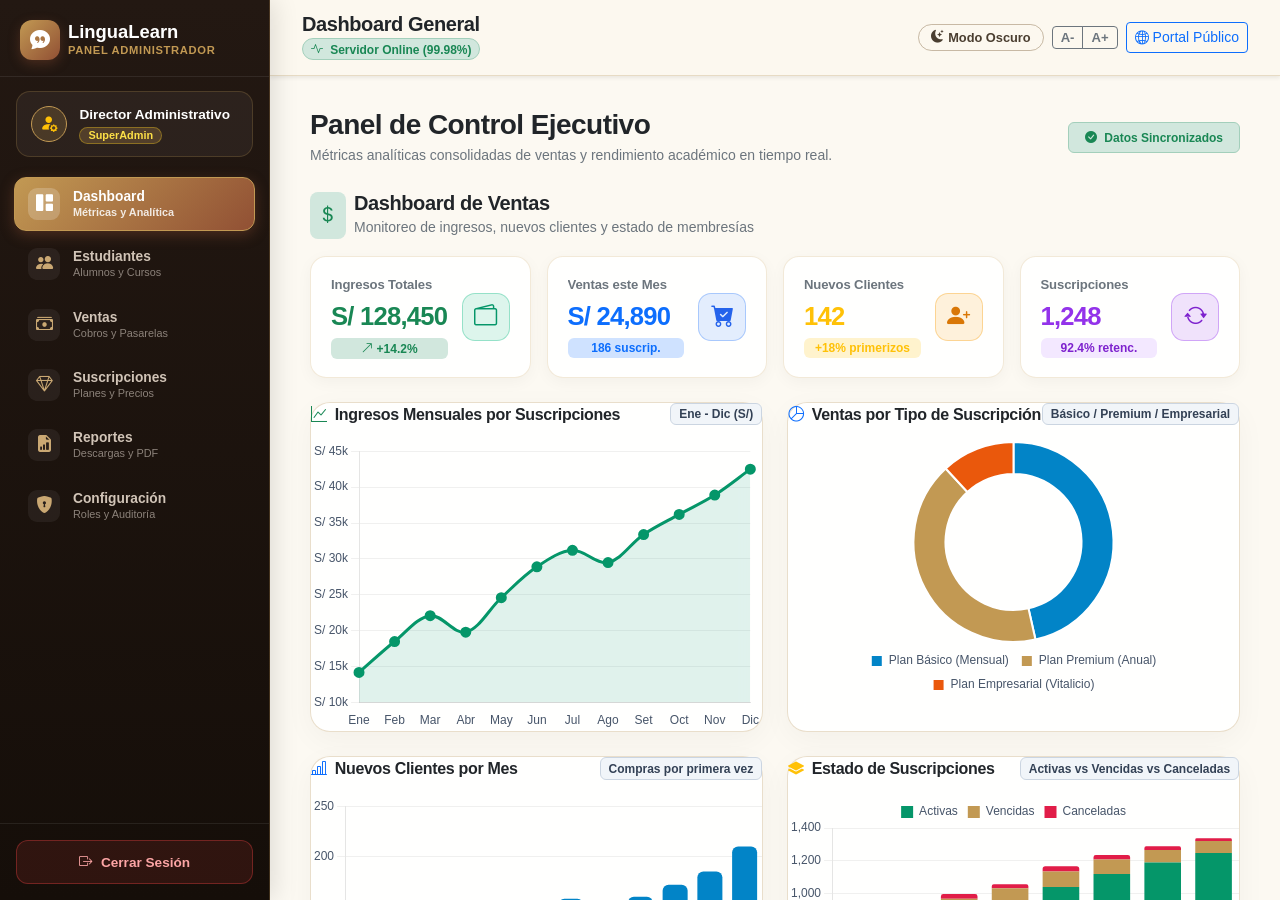
<file: admin.html>
<!DOCTYPE html>
<html lang="es">
<head>
  <meta charset="UTF-8">
  <meta name="viewport" content="width=device-width, initial-scale=1.0">
  <title>LinguaLearn - Menú del Administrador</title>

  <!-- Verificación de Seguridad y Redirección -->
  <script>
    (function () {
      try {
        var admin = JSON.parse(localStorage.getItem('lingua_admin_session') || '{}');
        if (!admin || admin.isLoggedIn !== true || admin.isAdmin !== true) {
          // Inicializar sesión por defecto si se accede directamente para pruebas fluidas
          admin = {
            isLoggedIn: true,
            isAdmin: true,
            role: 'SuperAdmin',
            name: 'Director Administrativo',
            email: 'admin@lingualearn.edu',
            loginTime: new Date().toISOString()
          };
          localStorage.setItem('lingua_admin_session', JSON.stringify(admin));
        }
      } catch (e) {}
    })();
  </script>

  <!-- Preload Theme para evitar parpadeos -->
  <script>
    if (localStorage.getItem('lingua_theme') === 'dark') {
      document.documentElement.setAttribute('data-theme', 'dark');
      document.addEventListener('DOMContentLoaded', function () {
        document.body.classList.add('dark-mode');
      });
    }
  </script>

  <!-- Bootstrap 5 CSS & Icons -->
  <link href="https://cdn.jsdelivr.net/npm/bootstrap@5.3.3/dist/css/bootstrap.min.css" rel="stylesheet">
  <link rel="stylesheet" href="https://cdn.jsdelivr.net/npm/bootstrap-icons@1.11.3/font/bootstrap-icons.min.css">

  <!-- Estilos de la Plataforma y Módulo de Administración -->
  <link rel="stylesheet" href="css/styles.css">
  <link rel="stylesheet" href="css/nuevas_pantallas.css">
  <link rel="stylesheet" href="css/admin.css">

  <!-- Chart.js para los 8 Gráficos Funcionales (Cargado en Head) -->
  <!-- Chart.js para los 8 Gráficos Funcionales (Local + CDN Fallback Seguro) -->
  <script src="js/chart.umd.min.js"></script>
  <script>
    if (typeof Chart === 'undefined') {
      var s = document.createElement('script');
      s.src = 'https://cdn.jsdelivr.net/npm/chart.js';
      s.async = false;
      document.head.appendChild(s);
    }
  </script>
</head>
<body class="page-admin">

  <!-- CONTENEDOR GENERAL CON MENÚ LATERAL (SIDEBAR LAYOUT) -->
  <div class="admin-layout-wrapper">

    <!-- =======================================================================
         MENÚ LATERAL (SIDEBAR) INTERACTIVO
         ======================================================================= -->
    <aside class="admin-sidebar btn-print-hide" id="admin-sidebar" aria-label="Menú Lateral de Navegación del Administrador">
      
      <!-- Cabecera del Sidebar con Logotipo Institucional -->
      <div class="sidebar-brand">
        <a class="brand-logo-container text-decoration-none d-flex align-items-center gap-2" href="admin.html">
          <div class="brand-icon">
            <i class="bi bi-chat-quote-fill"></i>
          </div>
          <div class="brand-text">
            <span class="brand-title">LinguaLearn</span>
            <span class="brand-subtitle">Panel Administrador</span>
          </div>
        </a>
        <button type="button" class="btn btn-sm d-lg-none text-secondary sidebar-close-btn ms-auto" id="btn-close-sidebar" aria-label="Cerrar menú lateral">
          <i class="bi bi-x-lg fs-5"></i>
        </button>
      </div>

      <!-- Ficha Breve del Administrador Autenticado -->
      <div class="sidebar-user-card">
        <div class="avatar-medallion">
          <i class="bi bi-person-fill-gear text-warning"></i>
        </div>
        <div class="user-meta">
          <span class="user-name" id="sidebar-admin-name">Director Administrativo</span>
          <span class="user-role badge">SuperAdmin</span>
        </div>
      </div>

      <!-- Navegación por Módulos (7 Secciones Interactivas) -->
      <nav class="sidebar-nav" aria-label="Módulos del Sistema">
        <ul class="sidebar-menu">
          <li>
            <button type="button" class="sidebar-nav-btn active" data-target="sec-dashboard" aria-selected="true">
              <div class="nav-btn-icon-box icon-box-dashboard">
                <i class="bi bi-grid-1x2-fill"></i>
              </div>
              <div class="nav-btn-text-box">
                <span class="nav-btn-title">Dashboard</span>
                <span class="nav-btn-desc">Métricas y Analítica</span>
              </div>
            </button>
          </li>
          <li>
            <button type="button" class="sidebar-nav-btn" data-target="sec-estudiantes" aria-selected="false">
              <div class="nav-btn-icon-box icon-box-students">
                <i class="bi bi-people-fill"></i>
              </div>
              <div class="nav-btn-text-box">
                <span class="nav-btn-title">Estudiantes</span>
                <span class="nav-btn-desc">Alumnos y Cursos</span>
              </div>
            </button>
          </li>
          <li>
            <button type="button" class="sidebar-nav-btn" data-target="sec-ventas" aria-selected="false">
              <div class="nav-btn-icon-box icon-box-sales">
                <i class="bi bi-cash-stack"></i>
              </div>
              <div class="nav-btn-text-box">
                <span class="nav-btn-title">Ventas</span>
                <span class="nav-btn-desc">Cobros y Pasarelas</span>
              </div>
            </button>
          </li>
          <li>
            <button type="button" class="sidebar-nav-btn" data-target="sec-suscripciones" aria-selected="false">
              <div class="nav-btn-icon-box icon-box-subs">
                <i class="bi bi-gem"></i>
              </div>
              <div class="nav-btn-text-box">
                <span class="nav-btn-title">Suscripciones</span>
                <span class="nav-btn-desc">Planes y Precios</span>
              </div>
            </button>
          </li>
          <li>
            <button type="button" class="sidebar-nav-btn" data-target="sec-reportes" aria-selected="false">
              <div class="nav-btn-icon-box icon-box-reports">
                <i class="bi bi-file-earmark-bar-graph-fill"></i>
              </div>
              <div class="nav-btn-text-box">
                <span class="nav-btn-title">Reportes</span>
                <span class="nav-btn-desc">Descargas y PDF</span>
              </div>
            </button>
          </li>
          <li>
            <button type="button" class="sidebar-nav-btn" data-target="sec-configuracion" aria-selected="false">
              <div class="nav-btn-icon-box icon-box-config">
                <i class="bi bi-shield-lock-fill"></i>
              </div>
              <div class="nav-btn-text-box">
                <span class="nav-btn-title">Configuración</span>
                <span class="nav-btn-desc">Roles y Auditoría</span>
              </div>
            </button>
          </li>
        </ul>
      </nav>

      <!-- Pie del Sidebar: Cerrar Sesión Segura -->
      <div class="sidebar-footer">
        <button type="button" class="btn-sidebar-logout" id="btn-admin-logout" title="Cerrar sesión de administrador">
          <i class="bi bi-box-arrow-right"></i>
          <span>Cerrar Sesión</span>
        </button>
      </div>

    </aside>

    <!-- Fondo Oscurecido para Móviles (Backdrop) -->
    <div class="sidebar-backdrop d-lg-none" id="sidebar-backdrop" aria-hidden="true"></div>

    <!-- =======================================================================
         ÁREA PRINCIPAL DE CONTENIDO (MAIN WRAPPER)
         ======================================================================= -->
    <div class="admin-main-wrapper">
      
      <!-- Barra Superior Sticky del Panel -->
      <header class="admin-topbar btn-print-hide shadow-sm">
        <div class="d-flex align-items-center gap-3">
          <!-- Botón Hamburguesa para desplegar menú lateral en móviles -->
          <button type="button" class="btn btn-sm btn-outline-secondary d-lg-none btn-hamburger-sidebar" id="btn-toggle-sidebar" aria-label="Abrir menú lateral">
            <i class="bi bi-list fs-4"></i>
          </button>
          
          <div>
            <h1 class="h5 mb-0 fw-bold text-dark lh-1" id="current-section-title">Dashboard</h1>
            <span class="badge bg-success-subtle text-success border border-success-subtle rounded-pill small mt-1 d-none d-sm-inline-block">
              <i class="bi bi-activity me-1"></i> Servidor Online (99.98%)
            </span>
          </div>
        </div>

        <!-- Herramientas Rápidas (Tema Oscuro, Tipografía, Portal) -->
        <div class="d-flex align-items-center gap-2">
          <button type="button" class="btn-toggle-darkmode btn btn-sm btn-outline-secondary d-flex align-items-center gap-1" aria-label="Alternar modo oscuro o claro">
            <i class="bi bi-moon-stars-fill"></i>
            <span class="darkmode-text d-none d-md-inline">Modo Oscuro</span>
          </button>
          <div class="btn-group btn-group-sm header-font-controls" role="group" aria-label="Ajuste de tipografía">
            <button type="button" class="btn-font-decrease font-size-control-btn btn btn-outline-secondary" aria-label="Disminuir tamaño de fuente" title="Disminuir tamaño (A-)">A-</button>
            <button type="button" class="btn-font-increase font-size-control-btn btn btn-outline-secondary" aria-label="Aumentar tamaño de fuente" title="Aumentar tamaño (A+)">A+</button>
          </div>
          <a href="index.html" class="btn btn-sm btn-outline-primary d-inline-flex align-items-center gap-1" title="Ver portal de bienvenida">
            <i class="bi bi-globe2"></i>
            <span class="d-none d-sm-inline">Portal Público</span>
          </a>
        </div>
      </header>

      <!-- Contenido de las 7 Secciones -->
      <main class="admin-main-content">
<section id="sec-dashboard" class="admin-tab-section active" style="display: block;">
      
      <!-- ENCABEZADO DASHBOARD -->
      <div class="d-flex justify-content-between align-items-center flex-wrap gap-2 mb-4">
        <div>
          <h1 class="h3 fw-bold mb-1 text-dark">Panel de Control Ejecutivo</h1>
          <p class="text-secondary small mb-0">Métricas analíticas consolidadas de ventas y rendimiento académico en tiempo real.</p>
        </div>
        <div class="d-flex align-items-center gap-2 btn-print-hide">
          <span class="badge bg-success-subtle text-success border border-success-subtle px-3 py-2">
            <i class="bi bi-check-circle-fill me-1"></i> Datos Sincronizados
          </span>
        </div>
      </div>

      <!-- SECCIÓN A: DASHBOARD DE VENTAS -->
      <div class="mb-5">
        <div class="d-flex align-items-center gap-2 mb-3">
          <div class="p-2 bg-success-subtle text-success rounded-3 fs-5">
            <i class="bi bi-currency-dollar"></i>
          </div>
          <div>
            <h2 class="h5 fw-bold mb-0 text-dark">Dashboard de Ventas</h2>
            <span class="text-secondary small">Monitoreo de ingresos, nuevos clientes y estado de membresías</span>
          </div>
        </div>

        <!-- 4 KPI CARDS DE VENTAS (GRID 2x2 EN MÓVIL Y LANDSCAPE, 4 COLS EN DESKTOP) -->
        <div class="row g-2 g-md-3 mb-4 sales-kpi-row">
          <div class="col-6 col-md-6 col-lg-3 sales-kpi-col">
            <div class="admin-kpi-card">
              <div class="admin-kpi-info">
                <span class="kpi-label text-secondary small fw-semibold d-block mb-1">Ingresos Totales</span>
                <div class="kpi-val admin-kpi-val text-success">S/ 128,450</div>
                <span class="badge bg-success-subtle text-success small mt-1"><i class="bi bi-arrow-up-right"></i> +14.2%</span>
              </div>
              <div class="admin-kpi-icon kpi-icon-revenue">
                <i class="bi bi-wallet2"></i>
              </div>
            </div>
          </div>
          <div class="col-6 col-md-6 col-lg-3 sales-kpi-col">
            <div class="admin-kpi-card">
              <div class="admin-kpi-info">
                <span class="kpi-label text-secondary small fw-semibold d-block mb-1">Ventas este Mes</span>
                <div class="kpi-val admin-kpi-val text-primary">S/ 24,890</div>
                <span class="badge bg-primary-subtle text-primary small mt-1">186 suscrip.</span>
              </div>
              <div class="admin-kpi-icon kpi-icon-sales">
                <i class="bi bi-cart-check-fill"></i>
              </div>
            </div>
          </div>
          <div class="col-6 col-md-6 col-lg-3 sales-kpi-col">
            <div class="admin-kpi-card">
              <div class="admin-kpi-info">
                <span class="kpi-label text-secondary small fw-semibold d-block mb-1">Nuevos Clientes</span>
                <div class="kpi-val admin-kpi-val text-warning">142</div>
                <span class="badge bg-warning-subtle text-warning small mt-1">+18% primerizos</span>
              </div>
              <div class="admin-kpi-icon kpi-icon-students">
                <i class="bi bi-person-plus-fill"></i>
              </div>
            </div>
          </div>
          <div class="col-6 col-md-6 col-lg-3 sales-kpi-col">
            <div class="admin-kpi-card">
              <div class="admin-kpi-info">
                <span class="kpi-label text-secondary small fw-semibold d-block mb-1">Suscripciones</span>
                <div class="kpi-val admin-kpi-val" style="color: #9333ea;">1,248</div>
                <span class="badge bg-purple-subtle text-purple small mt-1" style="background:#f3e8ff; color:#7e22ce;">92.4% retenc.</span>
              </div>
              <div class="admin-kpi-icon kpi-icon-retention">
                <i class="bi bi-arrow-repeat"></i>
              </div>
            </div>
          </div>
        </div>

        <!-- 4 GRÁFICOS DE VENTAS -->
        <div class="row g-4">
          <!-- Gráfico 1: Líneas - Ingresos Mensuales -->
          <div class="col-lg-6">
            <div class="admin-card-glass h-100">
              <div class="d-flex justify-content-between align-items-center mb-3">
                <h3 class="h6 fw-bold mb-0 text-dark"><i class="bi bi-graph-up text-success me-2"></i>Ingresos Mensuales por Suscripciones</h3>
                <span class="badge bg-light text-secondary border small">Ene - Dic (S/)</span>
              </div>
              <div class="chart-container-box">
                <canvas id="chart-ventas-ingresos"></canvas>
              </div>
            </div>
          </div>

          <!-- Gráfico 2: Circular - Ventas por Tipo de Suscripción -->
          <div class="col-lg-6">
            <div class="admin-card-glass h-100">
              <div class="d-flex justify-content-between align-items-center mb-3">
                <h3 class="h6 fw-bold mb-0 text-dark"><i class="bi bi-pie-chart text-primary me-2"></i>Ventas por Tipo de Suscripción</h3>
                <span class="badge bg-light text-secondary border small">Básico / Premium / Empresarial</span>
              </div>
              <div class="chart-container-box donut-box">
                <canvas id="chart-ventas-planes"></canvas>
              </div>
            </div>
          </div>

          <!-- Gráfico 3: Barras - Nuevos Clientes por Mes -->
          <div class="col-lg-6">
            <div class="admin-card-glass h-100">
              <div class="d-flex justify-content-between align-items-center mb-3">
                <h3 class="h6 fw-bold mb-0 text-dark"><i class="bi bi-bar-chart-line text-primary me-2"></i>Nuevos Clientes por Mes</h3>
                <span class="badge bg-light text-secondary border small">Compras por primera vez</span>
              </div>
              <div class="chart-container-box">
                <canvas id="chart-ventas-clientes"></canvas>
              </div>
            </div>
          </div>

          <!-- Gráfico 4: Barras Apiladas - Estado de Suscripciones -->
          <div class="col-lg-6">
            <div class="admin-card-glass h-100">
              <div class="d-flex justify-content-between align-items-center mb-3">
                <h3 class="h6 fw-bold mb-0 text-dark"><i class="bi bi-layers-fill text-warning me-2"></i>Estado de Suscripciones</h3>
                <span class="badge bg-light text-secondary border small">Activas vs Vencidas vs Canceladas</span>
              </div>
              <div class="chart-container-box">
                <canvas id="chart-ventas-estados"></canvas>
              </div>
            </div>
          </div>
        </div>
      </div>

      <hr class="my-5" style="border-color: rgba(215, 195, 160, 0.4);">

      <!-- SECCIÓN B: DASHBOARD DE PROGRESO DE ESTUDIANTES -->
      <div>
        <div class="d-flex align-items-center gap-2 mb-3">
          <div class="p-2 bg-primary-subtle text-primary rounded-3 fs-5">
            <i class="bi bi-mortarboard-fill"></i>
          </div>
          <div>
            <h2 class="h5 fw-bold mb-0 text-dark">Dashboard de Progreso de Estudiantes</h2>
            <span class="text-secondary small">Seguimiento de avance curricular, niveles MCER y competencias lingüísticas</span>
          </div>
        </div>

        <!-- 4 KPI CARDS DE ESTUDIANTES (GRID 2x2 EN MÓVIL, 4 COLS EN DESKTOP) -->
        <div class="row g-2 g-md-3 mb-4">
          <div class="col-6 col-lg-3">
            <div class="admin-kpi-card">
              <div class="admin-kpi-info">
                <span class="kpi-label text-secondary small fw-semibold d-block mb-1">Total Alumnos</span>
                <div class="kpi-val admin-kpi-val text-primary">1,520</div>
                <span class="badge bg-primary-subtle text-primary small mt-1">+85 este mes</span>
              </div>
              <div class="admin-kpi-icon kpi-icon-sales">
                <i class="bi bi-people"></i>
              </div>
            </div>
          </div>
          <div class="col-6 col-lg-3">
            <div class="admin-kpi-card">
              <div class="admin-kpi-info">
                <span class="kpi-label text-secondary small fw-semibold d-block mb-1">Progreso General</span>
                <div class="kpi-val admin-kpi-val text-success">68.5%</div>
                <span class="badge bg-success-subtle text-success small mt-1">Avance prom.</span>
              </div>
              <div class="admin-kpi-icon kpi-icon-revenue">
                <i class="bi bi-award-fill"></i>
              </div>
            </div>
          </div>
          <div class="col-6 col-lg-3">
            <div class="admin-kpi-card">
              <div class="admin-kpi-info">
                <span class="kpi-label text-secondary small fw-semibold d-block mb-1">Tiempo Estudio</span>
                <div class="kpi-val admin-kpi-val text-warning">42 min</div>
                <span class="badge bg-warning-subtle text-warning small mt-1">Prom. diario</span>
              </div>
              <div class="admin-kpi-icon kpi-icon-students">
                <i class="bi bi-stopwatch-fill"></i>
              </div>
            </div>
          </div>
          <div class="col-6 col-lg-3">
            <div class="admin-kpi-card">
              <div class="admin-kpi-info">
                <span class="kpi-label text-secondary small fw-semibold d-block mb-1">En Alerta</span>
                <div class="kpi-val admin-kpi-val text-danger">28</div>
                <span class="badge bg-danger-subtle text-danger small mt-1">Avance &lt; 50%</span>
              </div>
              <div class="admin-kpi-icon" style="background:#fee2e2; color:#b91c1c;">
                <i class="bi bi-exclamation-triangle-fill"></i>
              </div>
            </div>
          </div>
        </div>

        <!-- 4 GRÁFICOS DE PROGRESO -->
        <div class="row g-4">
          <!-- Gráfico 5: Barras - Progreso General de Estudiantes -->
          <div class="col-lg-6">
            <div class="admin-card-glass h-100">
              <div class="d-flex justify-content-between align-items-center mb-3">
                <h3 class="h6 fw-bold mb-0 text-dark"><i class="bi bi-bar-chart-steps text-primary me-2"></i>Progreso General por Unidad</h3>
                <span class="badge bg-light text-secondary border small">% Promedio de avance</span>
              </div>
              <div class="chart-container-box">
                <canvas id="chart-progreso-general"></canvas>
              </div>
            </div>
          </div>

          <!-- Gráfico 6: Circular - Estudiantes por Nivel de Idioma -->
          <div class="col-lg-6">
            <div class="admin-card-glass h-100">
              <div class="d-flex justify-content-between align-items-center mb-3">
                <h3 class="h6 fw-bold mb-0 text-dark"><i class="bi bi-pie-chart-fill text-warning me-2"></i>Estudiantes por Nivel (MCER)</h3>
                <span class="badge bg-light text-secondary border small">A1, A2, B1, B2, C1, C2</span>
              </div>
              <div class="chart-container-box donut-box">
                <canvas id="chart-progreso-niveles"></canvas>
              </div>
            </div>
          </div>

          <!-- Gráfico 7: Líneas - Evolución del Aprendizaje -->
          <div class="col-lg-6">
            <div class="admin-card-glass h-100">
              <div class="d-flex justify-content-between align-items-center mb-3">
                <h3 class="h6 fw-bold mb-0 text-dark"><i class="bi bi-graph-up-arrow text-success me-2"></i>Evolución del Aprendizaje</h3>
                <span class="badge bg-light text-secondary border small">Avance acumulado mes a mes</span>
              </div>
              <div class="chart-container-box">
                <canvas id="chart-progreso-evolucion"></canvas>
              </div>
            </div>
          </div>

          <!-- Gráfico 8: Barras - Rendimiento por Habilidad -->
          <div class="col-lg-6">
            <div class="admin-card-glass h-100">
              <div class="d-flex justify-content-between align-items-center mb-3">
                <h3 class="h6 fw-bold mb-0 text-dark"><i class="bi bi-bullseye text-primary me-2"></i>Rendimiento por Habilidad Lingüística</h3>
                <span class="badge bg-light text-secondary border small">Gramática, Vocabulario, etc.</span>
              </div>
              <div class="chart-container-box">
                <canvas id="chart-progreso-habilidades"></canvas>
              </div>
            </div>
          </div>
        </div>
      </div>

    </section>

    <!-- =======================================================================
         MÓDULO 2: GESTIÓN DE ESTUDIANTES
         ======================================================================= -->
    
<section id="sec-estudiantes" class="admin-tab-section d-none" style="display: none;">
      <div class="d-flex justify-content-between align-items-center flex-wrap gap-2 mb-4">
        <div>
          <h2 class="h4 fw-bold mb-1 text-dark">Gestión de Estudiantes</h2>
          <p class="text-secondary small mb-0">Alta, consulta, edición y control de cuentas académicas.</p>
        </div>
        <button type="button" class="btn btn-terracotta btn-sm py-2 px-3 fw-semibold d-flex align-items-center gap-2" data-bs-toggle="modal" data-bs-target="#modal-new-student">
          <i class="bi bi-person-plus-fill fs-6"></i>
          <span>Registrar Nuevo Estudiante</span>
        </button>
      </div>

      <!-- Barra de Filtros y Búsqueda Instantánea con Píldoras Horizontales (Mobile-Friendly) -->
      <div class="admin-card-glass p-3 mb-4">
        <div class="row g-2 align-items-center mb-3">
          <div class="col-12 col-md-6">
            <div class="input-group admin-search-group shadow-xs">
              <span class="input-group-text bg-white border-end-0"><i class="bi bi-search text-secondary"></i></span>
              <input type="text" id="input-search-student" class="form-control border-start-0 border-end-0 ps-1" placeholder="Buscar por nombre, correo o código..." autocomplete="off">
              <button class="btn btn-outline-secondary border-start-0 d-none" type="button" id="btn-clear-search-student" title="Limpiar búsqueda">
                <i class="bi bi-x-circle-fill"></i>
              </button>
            </div>
          </div>
          <div class="col-7 col-md-3">
            <div class="d-flex align-items-center gap-2">
              <label for="select-filter-level" class="small fw-semibold text-secondary text-nowrap mb-0">Nivel:</label>
              <select id="select-filter-level" class="form-select form-select-sm">
                <option value="all">Todos los Niveles</option>
                <option value="A1">A1 - Inicial</option>
                <option value="A2">A2 - Básico</option>
                <option value="B1">B1 - Intermedio</option>
                <option value="B2">B2 - Intermedio Alto</option>
                <option value="C1">C1 - Avanzado</option>
                <option value="C2">C2 - Maestría</option>
              </select>
            </div>
          </div>
          <div class="col-5 col-md-3 text-end">
            <span class="badge bg-light text-secondary border py-2 px-2 px-md-3 small w-100 text-truncate" id="students-count-badge">Cargando...</span>
          </div>
        </div>

        <!-- BLOQUE DE BOTONES DE FILTROS RÁPIDOS EN PÍLDORAS CON SCROLL HORIZONTAL -->
        <div class="filter-pills-wrapper">
          <div class="filter-pills-scroll" id="students-status-pills" role="tablist" aria-label="Filtros rápidos por estado del estudiante">
            <button type="button" class="btn filter-pill-btn active" data-filter-status="all">
              <i class="bi bi-collection-fill"></i>
              <span>Todos</span>
              <span class="filter-pill-badge" id="count-pill-all">10</span>
            </button>
            <button type="button" class="btn filter-pill-btn pill-status-active" data-filter-status="Activo">
              <i class="bi bi-check-circle-fill"></i>
              <span>Activos</span>
              <span class="filter-pill-badge" id="count-pill-active">7</span>
            </button>
            <button type="button" class="btn filter-pill-btn pill-status-pending" data-filter-status="Alerta">
              <i class="bi bi-exclamation-triangle-fill"></i>
              <span>Pendientes</span>
              <span class="filter-pill-badge" id="count-pill-pending">2</span>
            </button>
            <button type="button" class="btn filter-pill-btn pill-status-expired" data-filter-status="Inactivo">
              <i class="bi bi-x-circle-fill"></i>
              <span>Vencidos</span>
              <span class="filter-pill-badge" id="count-pill-expired">1</span>
            </button>
          </div>
        </div>
      </div>

      <!-- Tabla de Estudiantes -->
      <div class="admin-card-glass p-0 overflow-hidden mb-4 shadow-sm">
        <div class="table-responsive">
          <table class="admin-table">
            <thead>
              <tr>
                <th>ID</th>
                <th>Estudiante</th>
                <th>Nivel</th>
                <th>Avance Curricular</th>
                <th>Plan Activo</th>
                <th>Estado</th>
                <th class="text-end">Acciones</th>
              </tr>
            </thead>
            <tbody id="students-table-body">
              <!-- Renderizado dinámico con js/admin.js -->
            </tbody>
          </table>
        </div>
      </div>
    </section>

    <!-- =======================================================================
         MÓDULO 3: GESTIÓN DE VENTAS
         ======================================================================= -->
    
<section id="sec-ventas" class="admin-tab-section d-none" style="display: none;">
      <div class="d-flex justify-content-between align-items-center flex-wrap gap-2 mb-4">
        <div>
          <h2 class="h4 fw-bold mb-1 text-dark">Gestión de Ventas y Pasarelas de Pago</h2>
          <p class="text-secondary small mb-0">Control de transacciones, recaudación y estados de pago.</p>
        </div>

      </div>

      <!-- 4 TARJETAS KPI DE VENTAS EN CUADRÍCULA SIMÉTRICA 2x2 EN MÓVIL Y LANDSCAPE (COL-6 / COL-MD-6) Y 4 COLUMNAS EN DESKTOP (COL-LG-3) -->
      <div class="row g-2 g-md-3 mb-4 sales-kpi-row" id="sales-kpi-container">
        <!-- 1. Ingresos Filtrados -->
        <div class="col-6 col-md-6 col-lg-3 sales-kpi-col">
          <div class="admin-kpi-card">
            <div class="admin-kpi-info">
              <span class="kpi-label">Ingresos</span>
              <div class="kpi-val admin-kpi-val text-success" id="kpi-sales-total-amount">S/ 0.00</div>
              <span class="badge bg-success-subtle text-success small kpi-subtext">
                <i class="bi bi-graph-up-arrow me-1"></i>Recaudación
              </span>
            </div>
            <div class="admin-kpi-icon kpi-icon-revenue">
              <i class="bi bi-cash-coin"></i>
            </div>
          </div>
        </div>

        <!-- 2. Pasarela Top -->
        <div class="col-6 col-md-6 col-lg-3 sales-kpi-col">
          <div class="admin-kpi-card">
            <div class="admin-kpi-info">
              <span class="kpi-label">Pasarela Top</span>
              <div class="kpi-val admin-kpi-val text-primary" id="kpi-sales-top-gateway">Yape (42%)</div>
              <span class="badge bg-primary-subtle text-primary small kpi-subtext">
                <i class="bi bi-wallet2 me-1"></i>Billetera
              </span>
            </div>
            <div class="admin-kpi-icon kpi-icon-sales">
              <i class="bi bi-qr-code"></i>
            </div>
          </div>
        </div>

        <!-- 3. Tasa de Aprobación -->
        <div class="col-6 col-md-6 col-lg-3 sales-kpi-col">
          <div class="admin-kpi-card">
            <div class="admin-kpi-info">
              <span class="kpi-label">Aprobación</span>
              <div class="kpi-val admin-kpi-val text-warning" id="kpi-sales-approval-rate">98.2%</div>
              <span class="badge bg-warning-subtle text-warning small kpi-subtext">
                <i class="bi bi-shield-check me-1"></i>Efectividad
              </span>
            </div>
            <div class="admin-kpi-icon kpi-icon-students">
              <i class="bi bi-check-circle-fill"></i>
            </div>
          </div>
        </div>

        <!-- 4. Ticket Promedio (Garantiza la simetría 2x2 en celulares tanto en vertical como en horizontal) -->
        <div class="col-6 col-md-6 col-lg-3 sales-kpi-col">
          <div class="admin-kpi-card">
            <div class="admin-kpi-info">
              <span class="kpi-label">Ticket Prom.</span>
              <div class="kpi-val admin-kpi-val text-purple" style="color: #9333ea;" id="kpi-sales-avg-ticket">S/ 148.20</div>
              <span class="badge bg-purple-subtle text-purple small kpi-subtext" style="background: rgba(147, 51, 234, 0.12); color: #7e22ce;">
                <i class="bi bi-receipt me-1"></i>Por orden
              </span>
            </div>
            <div class="admin-kpi-icon kpi-icon-retention">
              <i class="bi bi-tag-fill"></i>
            </div>
          </div>
        </div>
      </div>

      <!-- Barra de Búsqueda Instantánea y Filtros Rápidos de Ventas (Mobile-Friendly) -->
      <div class="admin-card-glass p-3 mb-4">
        <div class="row g-2 align-items-center mb-3">
          <div class="col-12 col-md-5">
            <div class="input-group admin-search-group shadow-xs">
              <span class="input-group-text bg-white border-end-0"><i class="bi bi-search text-secondary"></i></span>
              <input type="text" id="input-search-sales" class="form-control border-start-0 border-end-0 ps-1" placeholder="Buscar por TRX, estudiante, plan..." autocomplete="off">
              <button class="btn btn-outline-secondary border-start-0 d-none" type="button" id="btn-clear-search-sales" title="Limpiar búsqueda">
                <i class="bi bi-x-circle-fill"></i>
              </button>
            </div>
          </div>
          <div class="col-6 col-md-3">
            <div class="d-flex align-items-center gap-2">
              <label for="select-filter-gateway" class="small fw-semibold text-secondary text-nowrap mb-0">Pasarela:</label>
              <select id="select-filter-gateway" class="form-select form-select-sm">
                <option value="all">Todas las Pasarelas</option>
                <option value="Yape">Yape</option>
                <option value="Plin">Plin</option>
                <option value="Tarjeta">Tarjetas (Visa / Mastercard)</option>
                <option value="PayPal">PayPal</option>
                <option value="Transferencia">Transferencia Bancaria</option>
              </select>
            </div>
          </div>
          <div class="col-6 col-md-4 text-end">
            <span class="badge bg-light text-secondary border py-2 px-3 small w-100 text-truncate" id="sales-count-badge">Cargando...</span>
          </div>
        </div>

        <!-- BLOQUE DE BOTONES DE FILTROS RÁPIDOS EN PÍLDORAS CON SCROLL HORIZONTAL (VENTAS) -->
        <div class="filter-pills-wrapper">
          <div class="filter-pills-scroll" id="sales-status-pills" role="tablist" aria-label="Filtros rápidos por estado de venta">
            <button type="button" class="btn filter-pill-btn active" data-sale-status="all">
              <i class="bi bi-collection-fill"></i>
              <span>Todos</span>
              <span class="filter-pill-badge" id="sales-pill-count-all">10</span>
            </button>
            <button type="button" class="btn filter-pill-btn pill-status-active" data-sale-status="Aprobado">
              <i class="bi bi-check-circle-fill"></i>
              <span>Activos</span>
              <span class="filter-pill-badge" id="sales-pill-count-active">8</span>
            </button>
            <button type="button" class="btn filter-pill-btn pill-status-pending" data-sale-status="Pendiente">
              <i class="bi bi-clock-history"></i>
              <span>Pendientes</span>
              <span class="filter-pill-badge" id="sales-pill-count-pending">1</span>
            </button>
            <button type="button" class="btn filter-pill-btn pill-status-expired" data-sale-status="Reembolsado">
              <i class="bi bi-arrow-counterclockwise"></i>
              <span>Vencidos</span>
              <span class="filter-pill-badge" id="sales-pill-count-expired">1</span>
            </button>
          </div>
        </div>
      </div>

      <!-- Tabla de Ventas -->
      <div class="admin-card-glass p-0 overflow-hidden shadow-sm">
        <div class="table-responsive">
          <table class="admin-table">
            <thead>
              <tr>
                <th>Código TRX</th>
                <th>Fecha y Hora</th>
                <th>Estudiante / Cliente</th>
                <th>Plan Adquirido</th>
                <th>Monto</th>
                <th>Pasarela</th>
                <th>Estado</th>
              </tr>
            </thead>
            <tbody id="sales-table-body">
              <!-- Renderizado dinámico -->
            </tbody>
          </table>
        </div>
      </div>
    </section>

    <!-- =======================================================================
         MÓDULO 4: GESTIÓN DE SUSCRIPCIONES
         ======================================================================= -->
    
<section id="sec-suscripciones" class="admin-tab-section d-none" style="display: none;">
      <div class="d-flex justify-content-between align-items-center flex-wrap gap-2 mb-4">
        <div>
          <h2 class="h4 fw-bold mb-1 text-dark">Gestión de Suscripciones y Planes</h2>
          <p class="text-secondary small mb-0">Administración de precios, monitoreo de vencimientos y renovaciones.</p>
        </div>
      </div>

      


      <!-- Tarjetas de Planes Existentes (Precios y Beneficios) -->
      <h3 class="h6 fw-bold text-dark text-uppercase letter-spacing-1 mb-3">Planes de Membresía Actuales</h3>
      <div class="row g-2 g-md-3 g-lg-4 mb-4" id="plans-cards-container">
        <!-- Generado dinámicamente -->
      </div>

      <!-- Monitoreo de Suscripciones Activas y Vencidas -->
      <div class="admin-card-glass mt-3 mt-md-4 p-3 p-md-4 shadow-sm">
        <div class="d-flex justify-content-between align-items-center flex-wrap gap-2 mb-3">
          <h3 class="h6 fw-bold text-dark mb-0"><i class="bi bi-clock-history text-primary me-2"></i>Monitoreo de Suscripciones y Renovaciones</h3>
          <span class="badge bg-light text-secondary border small">1,248 Activas • 72 Vencidas • 18 Canceladas</span>
        </div>
        <p class="small text-secondary mb-3">Gestione manualmente renovaciones anticipadas o cancelaciones a solicitud del estudiante.</p>

        <div class="table-responsive">
          <table class="admin-table">
            <thead>
              <tr>
                <th>Estudiante</th>
                <th>Plan</th>
                <th>Fecha Inicio</th>
                <th>Próximo Vencimiento</th>
                <th>Estado</th>
                <th class="text-end">Acción Rápida</th>
              </tr>
            </thead>
            <tbody>
              <tr>
                <td class="fw-bold">Sofia Martinez</td>
                <td><span class="badge-plan badge-plan-premium">Plan Premium (Anual)</span></td>
                <td class="small">2024-01-15</td>
                <td class="small fw-bold text-success">2025-01-15</td>
                <td><span class="badge-status-active">Activa</span></td>
                <td class="text-end">
                  <button class="btn btn-sm btn-outline-success py-1 px-2" onclick="showAdminToast('Suscripción de Sofia Martinez extendida 30 días.', 'success');"><i class="bi bi-arrow-repeat me-1"></i>Renovar</button>
                </td>
              </tr>
              <tr>
                <td class="fw-bold">Carlos Mendoza</td>
                <td><span class="badge-plan badge-plan-basic">Plan Básico (Mensual)</span></td>
                <td class="small">2024-02-01</td>
                <td class="small fw-bold text-warning">2024-03-01 (en 2 días)</td>
                <td><span class="badge bg-warning-subtle text-warning border border-warning-subtle">Por Vencer</span></td>
                <td class="text-end">
                  <button class="btn btn-sm btn-outline-success py-1 px-2" onclick="showAdminToast('Plan mensual renovado con éxito.', 'success');"><i class="bi bi-arrow-repeat me-1"></i>Renovar</button>
                </td>
              </tr>
              <tr>
                <td class="fw-bold">Mariana Gomez</td>
                <td><span class="badge-plan badge-plan-basic">Plan Básico (Mensual)</span></td>
                <td class="small">2024-01-08</td>
                <td class="small text-danger">2024-02-08</td>
                <td><span class="badge-status-inactive">Vencida</span></td>
                <td class="text-end">
                  <button class="btn btn-sm btn-outline-primary py-1 px-2" onclick="showAdminToast('Notificación de renovación enviada por email.', 'info');"><i class="bi bi-envelope me-1"></i>Notificar</button>
                </td>
              </tr>
            </tbody>
          </table>
        </div>
      </div>
    </section>

    

    <!-- =======================================================================
         MÓDULO 6: REPORTES Y ESTADÍSTICAS
         ======================================================================= -->
    
<section id="sec-reportes" class="admin-tab-section d-none" style="display: none;">
      <div class="d-flex justify-content-between align-items-center flex-wrap gap-2 mb-4">
        <div>
          <h2 class="h4 fw-bold mb-1 text-dark">Generación y Descarga de Reportes</h2>
          <p class="text-secondary small mb-0">Exportación de datos analíticos para la toma de decisiones directivas.</p>
        </div>
        <button id="btn-export-consolidated-pdf" class="btn btn-danger d-flex align-items-center gap-2 px-3 py-2 fw-semibold shadow-sm">
          <i class="bi bi-file-earmark-pdf-fill fs-5"></i>
          <span>Exportar Reporte en PDF</span>
        </button>
      </div>

      <div class="row g-2 g-md-3 g-lg-4">
        <!-- Reporte 1: Ingresos Mensuales -->
        <div class="col-12 col-sm-6 col-lg-4">
          <div class="admin-card-glass p-3 p-md-4 h-100 d-flex flex-column justify-content-between">
            <div>
              <div class="d-flex align-items-center gap-2 mb-2">
                <div class="p-2 bg-success-subtle text-success rounded-3 fs-5"><i class="bi bi-cash-coin"></i></div>
                <h3 class="h6 fw-bold mb-0 text-dark">Reporte de Ingresos Mensuales</h3>
              </div>
              <p class="small text-secondary mb-3">Desglose ordenado de recaudación bruta, nuevas suscripciones, reembolsos e ingreso neto mensual.</p>
              <div class="p-2 bg-light rounded small border mb-3">
                <i class="bi bi-info-circle text-primary me-1"></i> Cuadros con balance acumulado anual y promedios contables.
              </div>
            </div>
            <div>
              <button class="btn btn-sm btn-outline-danger w-100 fw-semibold btn-print-report" data-report-type="ingresos">
                <i class="bi bi-file-earmark-pdf me-1"></i> Imprimir / PDF
              </button>
            </div>
          </div>
        </div>

        <!-- Reporte 2: Ventas por Tipo de Suscripción -->
        <div class="col-12 col-sm-6 col-lg-4">
          <div class="admin-card-glass p-3 p-md-4 h-100 d-flex flex-column justify-content-between">
            <div>
              <div class="d-flex align-items-center gap-2 mb-2">
                <div class="p-2 bg-primary-subtle text-primary rounded-3 fs-5"><i class="bi bi-pie-chart-fill"></i></div>
                <h3 class="h6 fw-bold mb-0 text-dark">Reporte de Ventas por Suscripción</h3>
              </div>
              <p class="small text-secondary mb-3">Historial estructurado de planes (Básico, Premium, Empresarial), pasarelas (Yape, Plin, Tarjeta) y estados.</p>
              <div class="p-2 bg-light rounded small border mb-3">
                <i class="bi bi-info-circle text-primary me-1"></i> Incluye códigos de transacción y cuotas de mercado por plan.
              </div>
            </div>
            <div>
              <button class="btn btn-sm btn-outline-danger w-100 fw-semibold btn-print-report" data-report-type="ventas">
                <i class="bi bi-file-earmark-pdf me-1"></i> Imprimir / PDF
              </button>
            </div>
          </div>
        </div>

        <!-- Reporte 3: Distribución por Nivel de Idioma -->
        <div class="col-12 col-sm-6 col-lg-4">
          <div class="admin-card-glass p-3 p-md-4 h-100 d-flex flex-column justify-content-between">
            <div>
              <div class="d-flex align-items-center gap-2 mb-2">
                <div class="p-2 bg-warning-subtle text-warning rounded-3 fs-5"><i class="bi bi-mortarboard-fill"></i></div>
                <h3 class="h6 fw-bold mb-0 text-dark">Reporte de Distribución por Nivel</h3>
              </div>
              <p class="small text-secondary mb-3">Estadística consolidada de alumnos clasificados en el Marco Común Europeo (A1 a C2) y tasas de aprobación.</p>
              <div class="p-2 bg-light rounded small border mb-3">
                <i class="bi bi-info-circle text-primary me-1"></i> Cuadros con porcentajes de avance y métricas académicas.
              </div>
            </div>
            <div>
              <button class="btn btn-sm btn-outline-danger w-100 fw-semibold btn-print-report" data-report-type="niveles">
                <i class="bi bi-file-earmark-pdf me-1"></i> Imprimir / PDF
              </button>
            </div>
          </div>
        </div>
      </div>
    </section>

    <!-- =======================================================================
         MÓDULO 7: CONFIGURACIÓN Y SEGURIDAD (ADMINS, RBAC Y BITÁCORA)
         ======================================================================= -->
    
<section id="sec-configuracion" class="admin-tab-section d-none" style="display: none;">
      <div class="d-flex justify-content-between align-items-center flex-wrap gap-2 mb-4">
        <div>
          <h2 class="h4 fw-bold mb-1 text-dark">Configuración, Roles y Seguridad</h2>
          <p class="text-secondary small mb-0">Gestión de cuentas directivas, permisos RBAC y bitácora de auditoría.</p>
        </div>
        <button type="button" class="btn btn-sm btn-primary-custom" data-bs-toggle="modal" data-bs-target="#modal-new-admin">
          <i class="bi bi-shield-plus me-1"></i> + Agregar Nuevo Administrador
        </button>
      </div>

      <!-- Cuentas de Administradores del Sistema -->
      <div class="admin-card-glass p-3 p-md-4 mb-4 shadow-sm">
        <h3 class="h6 fw-bold text-dark mb-3"><i class="bi bi-person-badge-fill text-primary me-2"></i>Cuentas de Administradores Registrados</h3>
        <div class="table-responsive">
          <table class="admin-table">
            <thead>
              <tr>
                <th>ID</th>
                <th>Nombre</th>
                <th>Correo Electrónico</th>
                <th>Rol Asignado</th>
                <th>Estado</th>
                <th>Última Actividad</th>
              </tr>
            </thead>
            <tbody id="admins-table-body">
              <!-- Renderizado dinámico -->
            </tbody>
          </table>
        </div>
      </div>

      <!-- Matriz de Roles y Permisos (RBAC) -->
      <div class="admin-card-glass p-3 p-md-4 mb-4 shadow-sm">
        <div class="d-flex justify-content-between align-items-center flex-wrap gap-2 mb-3">
          <div>
            <h3 class="h6 fw-bold text-dark mb-1"><i class="bi bi-sliders text-warning me-2"></i>Matriz de Roles y Permisos (Control de Acceso RBAC)</h3>
            <span class="text-secondary small">Defina qué módulos puede visualizar o editar cada perfil directivo</span>
          </div>
          <button type="button" class="btn btn-sm btn-success" id="btn-save-rbac">
            <i class="bi bi-check-lg me-1"></i> Guardar Permisos
          </button>
        </div>

        <div class="table-responsive">
          <table class="admin-table">
            <thead>
              <tr>
                <th>Rol de Usuario</th>
                <th class="text-center">Dashboard</th>
                <th class="text-center">Estudiantes</th>
                <th class="text-center">Ventas</th>
                <th class="text-center">Suscripciones</th>
                <th class="text-center">Reportes</th>
                <th class="text-center">Configuración</th>
              </tr>
            </thead>
            <tbody>
              <tr>
                <td class="fw-bold"><span class="badge bg-danger-subtle text-danger">SuperAdmin</span></td>
                <td class="text-center"><input type="checkbox" checked disabled class="form-check-input"></td>
                <td class="text-center"><input type="checkbox" checked disabled class="form-check-input"></td>
                <td class="text-center"><input type="checkbox" checked disabled class="form-check-input"></td>
                <td class="text-center"><input type="checkbox" checked disabled class="form-check-input"></td>
                <td class="text-center"><input type="checkbox" checked disabled class="form-check-input"></td>
                <td class="text-center"><input type="checkbox" checked disabled class="form-check-input"></td>
                <td class="text-center"><input type="checkbox" checked disabled class="form-check-input"></td>
              </tr>
              <tr>
                <td class="fw-bold"><span class="badge bg-primary-subtle text-primary">Admin Académico</span></td>
                <td class="text-center"><input type="checkbox" checked class="form-check-input"></td>
                <td class="text-center"><input type="checkbox" checked class="form-check-input"></td>
                <td class="text-center"><input type="checkbox" class="form-check-input"></td>
                <td class="text-center"><input type="checkbox" class="form-check-input"></td>
                <td class="text-center"><input type="checkbox" checked class="form-check-input"></td>
                <td class="text-center"><input type="checkbox" checked class="form-check-input"></td>
                <td class="text-center"><input type="checkbox" class="form-check-input"></td>
              </tr>
              <tr>
                <td class="fw-bold"><span class="badge bg-success-subtle text-success">Admin Financiero</span></td>
                <td class="text-center"><input type="checkbox" checked class="form-check-input"></td>
                <td class="text-center"><input type="checkbox" class="form-check-input"></td>
                <td class="text-center"><input type="checkbox" checked class="form-check-input"></td>
                <td class="text-center"><input type="checkbox" checked class="form-check-input"></td>
                <td class="text-center"><input type="checkbox" class="form-check-input"></td>
                <td class="text-center"><input type="checkbox" checked class="form-check-input"></td>
                <td class="text-center"><input type="checkbox" class="form-check-input"></td>
              </tr>
            </tbody>
          </table>
        </div>
      </div>

      <!-- Bitácora y Registro de Auditoría (Logs de Actividad) -->
      <div class="admin-card-glass p-3 p-md-4 shadow-sm">
        <div class="d-flex justify-content-between align-items-center flex-wrap gap-2 mb-3">
          <div>
            <h3 class="h6 fw-bold text-dark mb-1"><i class="bi bi-clock-history text-secondary me-2"></i>Bitácora de Auditoría (Historial de Actividades)</h3>
            <span class="text-secondary small">Registro inmutable de eventos, inicios de sesión y modificaciones del sistema</span>
          </div>
          <div style="min-width: 250px;">
            <input type="text" id="input-search-logs" class="form-control form-control-sm" placeholder="Filtrar por acción o usuario...">
          </div>
        </div>

        <div class="table-responsive" style="max-height: 380px; overflow-y: auto;">
          <table class="admin-table">
            <thead>
              <tr>
                <th>Timestamp</th>
                <th>Administrador</th>
                <th>Acción Realizada</th>
                <th>Módulo Afectado</th>
                <th>Dirección IP</th>
                <th>Severidad</th>
              </tr>
            </thead>
            <tbody id="audit-logs-body">
              <!-- Renderizado dinámico -->
            </tbody>
          </table>
        </div>
      </div>
    </section>

  
      </main>

    </div>
  </div>

<!-- =========================================================================
       MODALES DEL SISTEMA DE ADMINISTRACIÓN
       ========================================================================= -->

  <!-- Modal 1: Registrar Nuevo Estudiante -->
  <div class="modal fade" id="modal-new-student" tabindex="-1" aria-hidden="true">
    <div class="modal-dialog modal-dialog-centered">
      <div class="modal-content card-custom border-0 shadow-lg">
        <div class="modal-header border-bottom">
          <h3 class="h5 modal-title fw-bold text-dark"><i class="bi bi-person-plus-fill text-primary me-2"></i>Registrar Nuevo Estudiante</h3>
          <button type="button" class="btn-close" data-bs-dismiss="modal"></button>
        </div>
        <form id="form-new-student" class="modal-body py-3">
          <div class="mb-3">
            <label class="form-label small fw-bold">Nombre Completo:</label>
            <input type="text" id="new-student-name" class="form-control" placeholder="Ej. Juan Perez" required>
          </div>
          <div class="mb-3">
            <label class="form-label small fw-bold">Correo Electrónico:</label>
            <input type="email" id="new-student-email" class="form-control" placeholder="juan.perez@correo.com" required>
          </div>
          <div class="row g-2 mb-3">
            <div class="col-6">
              <label class="form-label small fw-bold">Teléfono / WhatsApp:</label>
              <input type="text" id="new-student-phone" class="form-control" placeholder="+51 987 654 321">
            </div>
            <div class="col-6">
              <label class="form-label small fw-bold">Nivel Inicial Asignado:</label>
              <select id="new-student-level" class="form-select">
                <option value="A1">A1 - Inicial</option>
                <option value="A2" selected>A2 - Básico</option>
                <option value="B1">B1 - Intermedio</option>
                <option value="B2">B2 - Intermedio Alto</option>
                <option value="C1">C1 - Avanzado</option>
                <option value="C2">C2 - Maestría</option>
              </select>
            </div>
          </div>
          <div class="mb-3">
            <label class="form-label small fw-bold">Plan de Suscripción Inicial:</label>
            <select id="new-student-plan" class="form-select">
              <option value="Plan Básico (Mensual)">Plan Básico (Mensual) - S/ 29.00</option>
              <option value="Plan Premium (Anual)" selected>Plan Premium (Anual) - S/ 199.00</option>
              <option value="Plan Empresarial (Vitalicio)">Plan Empresarial (Vitalicio) - S/ 399.00</option>
            </select>
          </div>
          <div class="d-flex justify-content-end gap-2 pt-2">
            <button type="button" class="btn btn-secondary-custom btn-sm" data-bs-dismiss="modal">Cancelar</button>
            <button type="submit" class="btn btn-terracotta btn-sm px-4 fw-bold">Guardar Estudiante</button>
          </div>
        </form>
      </div>
    </div>
  </div>

  <!-- Modal 2: Editar Estudiante -->
  <div class="modal fade" id="modal-student-edit" tabindex="-1" aria-hidden="true">
    <div class="modal-dialog modal-dialog-centered">
      <div class="modal-content card-custom border-0 shadow-lg">
        <div class="modal-header border-bottom">
          <h3 class="h5 modal-title fw-bold text-dark"><i class="bi bi-pencil-square text-primary me-2"></i>Editar Información del Estudiante</h3>
          <button type="button" class="btn-close" data-bs-dismiss="modal"></button>
        </div>
        <form id="form-edit-student" class="modal-body py-3">
          <input type="hidden" id="edit-student-id">
          <div class="mb-3">
            <label class="form-label small fw-bold">Nombre Completo:</label>
            <input type="text" id="edit-student-name" class="form-control" required>
          </div>
          <div class="mb-3">
            <label class="form-label small fw-bold">Correo Electrónico:</label>
            <input type="email" id="edit-student-email" class="form-control" required>
          </div>
          <div class="row g-2 mb-3">
            <div class="col-6">
              <label class="form-label small fw-bold">Teléfono:</label>
              <input type="text" id="edit-student-phone" class="form-control">
            </div>
            <div class="col-6">
              <label class="form-label small fw-bold">Nivel Actual:</label>
              <select id="edit-student-level" class="form-select">
                <option value="A1">A1</option>
                <option value="A2">A2</option>
                <option value="B1">B1</option>
                <option value="B2">B2</option>
                <option value="C1">C1</option>
                <option value="C2">C2</option>
              </select>
            </div>
          </div>
          <div class="row g-2 mb-3">
            <div class="col-6">
              <label class="form-label small fw-bold">Plan Activo:</label>
              <select id="edit-student-plan" class="form-select">
                <option value="Plan Básico (Mensual)">Plan Básico (Mensual)</option>
                <option value="Plan Premium (Anual)">Plan Premium (Anual)</option>
                <option value="Plan Empresarial (Vitalicio)">Plan Empresarial (Vitalicio)</option>
              </select>
            </div>
            <div class="col-6">
              <label class="form-label small fw-bold">Estado de Cuenta:</label>
              <select id="edit-student-status" class="form-select">
                <option value="Activo">Activo</option>
                <option value="Alerta">En Riesgo</option>
                <option value="Desactivado">Desactivado</option>
              </select>
            </div>
          </div>
          <div class="d-flex justify-content-end gap-2 pt-2">
            <button type="button" class="btn btn-secondary-custom btn-sm" data-bs-dismiss="modal">Cancelar</button>
            <button type="submit" class="btn btn-primary-custom btn-sm px-4 fw-bold">Actualizar Datos</button>
          </div>
        </form>
      </div>
    </div>
  </div>

  <!-- Modal 3: Consulta Detallada y Ficha Académica del Estudiante -->
  <div class="modal fade" id="modal-student-detail" tabindex="-1" aria-hidden="true">
    <div class="modal-dialog modal-dialog-centered modal-lg">
      <div class="modal-content card-custom border-0 shadow-lg">
        <div class="modal-header border-bottom">
          <div class="d-flex align-items-center gap-3">
            <div class="avatar-gold-medallion m-0" style="width: 44px; height: 44px;">
              <i class="bi bi-person-circle fs-3 text-warning"></i>
            </div>
            <div>
              <h3 class="h5 modal-title fw-bold text-dark mb-0" id="det-student-name">Nombre del Alumno</h3>
              <span class="text-secondary small">ID: <span id="det-student-id" class="font-monospace fw-bold">EST-000</span></span>
            </div>
          </div>
          <button type="button" class="btn-close" data-bs-dismiss="modal"></button>
        </div>
        <div class="modal-body py-4">
          <div class="row g-4">
            
            <!-- Columna Izquierda: Información Personal y de Membresía -->
            <div class="col-md-5 border-end">
              <h4 class="h6 fw-bold text-dark mb-3">Información General</h4>
              <ul class="list-unstyled d-flex flex-column gap-2 small">
                <li><strong class="text-secondary">Correo:</strong> <span id="det-student-email" class="text-dark"></span></li>
                <li><strong class="text-secondary">Teléfono:</strong> <span id="det-student-phone" class="text-dark"></span></li>
                <li><strong class="text-secondary">Nivel Asignado:</strong> <span id="det-student-level" class="badge-level"></span></li>
                <li><strong class="text-secondary">Plan Actual:</strong> <span id="det-student-plan" class="fw-semibold"></span></li>
                <li><strong class="text-secondary">Racha Activa:</strong> <span id="det-student-streak" class="badge bg-warning-subtle text-warning"></span></li>
                <li><strong class="text-secondary">Puntos XP:</strong> <span id="det-student-xp" class="fw-bold text-success"></span></li>
                <li><strong class="text-secondary">Fecha Registro:</strong> <span id="det-student-registered" class="text-dark"></span></li>
                <li><strong class="text-secondary">Último Acceso:</strong> <span id="det-student-lastaccess" class="text-dark"></span></li>
              </ul>
            </div>

            <!-- Columna Derecha: Auditoría de Habilidades Lingüísticas -->
            <div class="col-md-7">
              <div class="d-flex justify-content-between align-items-center mb-2">
                <h4 class="h6 fw-bold text-dark mb-0">Rendimiento por Competencia</h4>
                <span class="badge bg-primary-subtle text-primary" id="det-student-progress"></span>
              </div>
              <p class="small text-secondary mb-3">Resultados del test diagnóstico y lecciones interactivas adaptativas.</p>

              <div class="d-flex flex-column gap-3">
                <div>
                  <div class="d-flex justify-content-between small fw-bold mb-1">
                    <span>Gramática y Sintaxis</span>
                    <span id="skill-det-grammar-val" class="text-success">0%</span>
                  </div>
                  <div class="skill-bar-track">
                    <div id="skill-det-grammar" class="skill-bar-fill bg-success" style="width: 0%;"></div>
                  </div>
                </div>

                <div>
                  <div class="d-flex justify-content-between small fw-bold mb-1">
                    <span>Vocabulario Funcional</span>
                    <span id="skill-det-vocab-val" class="text-primary">0%</span>
                  </div>
                  <div class="skill-bar-track">
                    <div id="skill-det-vocab" class="skill-bar-fill bg-primary" style="width: 0%;"></div>
                  </div>
                </div>

                <div>
                  <div class="d-flex justify-content-between small fw-bold mb-1">
                    <span>Comprensión Lectora</span>
                    <span id="skill-det-reading-val" class="text-info">0%</span>
                  </div>
                  <div class="skill-bar-track">
                    <div id="skill-det-reading" class="skill-bar-fill bg-info" style="width: 0%;"></div>
                  </div>
                </div>

                <div>
                  <div class="d-flex justify-content-between small fw-bold mb-1">
                    <span>Expresión Escrita</span>
                    <span id="skill-det-writing-val" class="text-warning">0%</span>
                  </div>
                  <div class="skill-bar-track">
                    <div id="skill-det-writing" class="skill-bar-fill bg-warning" style="width: 0%;"></div>
                  </div>
                </div>

                <div>
                  <div class="d-flex justify-content-between small fw-bold mb-1">
                    <span>Pronunciación Fonética e IA</span>
                    <span id="skill-det-speaking-val" class="text-danger">0%</span>
                  </div>
                  <div class="skill-bar-track">
                    <div id="skill-det-speaking" class="skill-bar-fill bg-danger" style="width: 0%;"></div>
                  </div>
                </div>
              </div>
            </div>

          </div>
        </div>
        <div class="modal-footer border-top">
          <button type="button" class="btn btn-secondary-custom btn-sm" data-bs-dismiss="modal">Cerrar Ficha</button>
        </div>
      </div>
    </div>
  </div>

  <!-- Modal 4: Editar Plan de Suscripción -->
  <div class="modal fade" id="modal-edit-plan" tabindex="-1" aria-hidden="true">
    <div class="modal-dialog modal-dialog-centered">
      <div class="modal-content card-custom border-0 shadow-lg">
        <div class="modal-header border-bottom">
          <h3 class="h5 modal-title fw-bold text-dark"><i class="bi bi-gem text-warning me-2"></i>Modificar Precio y Beneficios</h3>
          <button type="button" class="btn-close" data-bs-dismiss="modal"></button>
        </div>
        <form id="form-edit-plan" class="modal-body py-3">
          <input type="hidden" id="edit-plan-id">
          <div class="mb-3">
            <label class="form-label small fw-bold">Nombre del Plan:</label>
            <input type="text" id="edit-plan-name" class="form-control" readonly>
          </div>
          <div class="row g-2 mb-3">
            <div class="col-6">
              <label class="form-label small fw-bold">Precio (S/):</label>
              <input type="number" step="0.5" id="edit-plan-price" class="form-control" required>
            </div>
            <div class="col-6">
              <label class="form-label small fw-bold">Periodo:</label>
              <input type="text" id="edit-plan-period" class="form-control" required>
            </div>
          </div>
          <div class="mb-3">
            <label class="form-label small fw-bold">Etiqueta Destacada:</label>
            <input type="text" id="edit-plan-badge" class="form-control">
          </div>
          <div class="mb-3">
            <label class="form-label small fw-bold">Beneficios (Uno por línea):</label>
            <textarea id="edit-plan-features" class="form-control" rows="4"></textarea>
          </div>
          <div class="d-flex justify-content-end gap-2 pt-2">
            <button type="button" class="btn btn-secondary-custom btn-sm" data-bs-dismiss="modal">Cancelar</button>
            <button type="submit" class="btn btn-primary-custom btn-sm px-4 fw-bold">Guardar Modificaciones</button>
          </div>
        </form>
      </div>
    </div>
  </div>

  <!-- Modal 5: Agregar Nuevo Administrador -->
  <div class="modal fade" id="modal-new-admin" tabindex="-1" aria-hidden="true">
    <div class="modal-dialog modal-dialog-centered">
      <div class="modal-content card-custom border-0 shadow-lg">
        <div class="modal-header border-bottom">
          <h3 class="h5 modal-title fw-bold text-dark"><i class="bi bi-shield-plus text-primary me-2"></i>Crear Cuenta de Administrador</h3>
          <button type="button" class="btn-close" data-bs-dismiss="modal"></button>
        </div>
        <div class="modal-body py-3">
          <div class="mb-3">
            <label for="new-admin-name" class="form-label small fw-bold">Nombre Completo:</label>
            <input type="text" class="form-control" id="new-admin-name" placeholder="Ej. Dr. Fernando Morales" required>
          </div>
          <div class="mb-3">
            <label for="new-admin-email" class="form-label small fw-bold">Correo Institucional:</label>
            <input type="email" class="form-control" id="new-admin-email" placeholder="f.morales@lingualearn.edu" required>
          </div>
          <div class="mb-3">
            <label for="new-admin-role" class="form-label small fw-bold">Rol Asignado:</label>
            <select class="form-select" id="new-admin-role">
              <option value="Admin Académico">Admin Académico (Gestión de estudiantes y aprendizaje)</option>
              <option value="Admin Financiero">Admin Financiero (Ventas y suscripciones)</option>
              <option value="SuperAdmin">SuperAdmin (Acceso total)</option>
            </select>
          </div>
          <div class="mb-3">
            <label class="form-label small fw-bold">Contraseña Provisional:</label>
            <input type="password" class="form-control" value="AdminPass2024!" required>
          </div>
          <div class="d-flex justify-content-end gap-2 pt-2">
            <button type="button" class="btn btn-secondary-custom btn-sm" data-bs-dismiss="modal">Cancelar</button>
            <button type="button" class="btn btn-terracotta btn-sm px-4 fw-bold" id="btn-submit-new-admin">
              Crear Administrador
            </button>
          </div>
        </div>
      </div>
    </div>
  </div>

  


  <!-- CONTENEDOR OCULTO PARA IMPRESIÓN Y EXPORTACIÓN A PDF -->
  <div id="printable-pdf-document" class="d-none"></div>

  <!-- MODAL VISTA PREVIA PDF -->
  <div class="modal fade" id="modal-pdf-preview" tabindex="-1" aria-labelledby="modalPdfPreviewLabel" aria-hidden="true">
    <div class="modal-dialog modal-xl modal-dialog-scrollable">
      <div class="modal-content border-0 shadow-lg">
        <div class="modal-header bg-dark text-white py-3 px-4">
          <div class="d-flex align-items-center gap-2">
            <i class="bi bi-file-earmark-pdf-fill text-danger fs-4"></i>
            <h5 class="modal-title fw-bold mb-0" id="modalPdfPreviewLabel">Vista Previa de Exportación en PDF</h5>
          </div>
          <div class="d-flex align-items-center gap-2">
            <button type="button" class="btn btn-danger btn-sm d-flex align-items-center gap-1 fw-bold px-3 py-2" id="btn-confirm-print-pdf">
              <i class="bi bi-printer-fill"></i> Guardar como PDF / Imprimir
            </button>
            <button type="button" class="btn-close btn-close-white" data-bs-dismiss="modal" aria-label="Close"></button>
          </div>
        </div>
        <div class="modal-body bg-secondary bg-opacity-10 p-2 p-md-4 overflow-x-auto">
          <div class="pdf-preview-sheet shadow mx-auto p-3 p-md-5" id="modal-pdf-body" style="max-width: 900px; min-height: 500px;">
            <!-- Contenido del reporte -->
          </div>
        </div>
        <div class="modal-footer bg-light py-2 px-4 justify-content-between">
          <span class="small text-muted"><i class="bi bi-info-circle me-1"></i> Formato de salida estructurado con tablas, cuadros y textos ordenados para A4 vertical.</span>
          <button type="button" class="btn btn-secondary btn-sm" data-bs-dismiss="modal">Cerrar</button>
        </div>
      </div>
    </div>
  </div>
  <!-- Bootstrap 5 Bundle JS -->
  <script src="https://cdn.jsdelivr.net/npm/bootstrap@5.3.3/dist/js/bootstrap.bundle.min.js"></script>

  <!-- Controlador de Accesibilidad Universal (WCAG 2.2 AAA / Escala Tipográfica) -->
  <script src="js/accesibilidad.js"></script>

  <!-- Controlador Autónomo del Administrador (Navegación, Gráficos y CRUD) -->
  <script src="js/admin.js"></script>

</body>
</html>
</file>
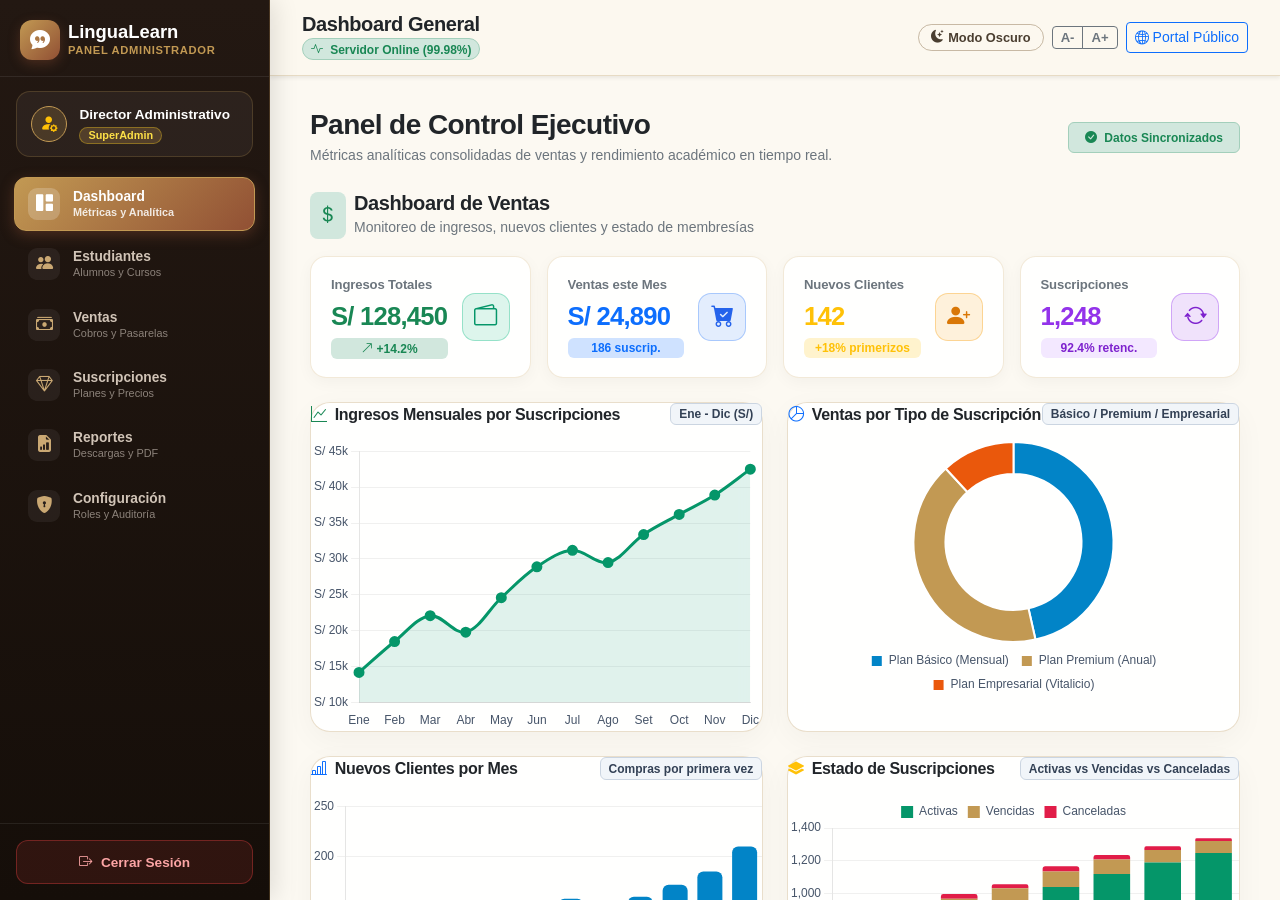
<file: comunidad.html>
<!DOCTYPE html>
<html lang="es">
<head>
  <!-- CONTROL DE ACCESO ESTRICTO: REDIRIGIR AL LOGIN SI NO HAY SESIÓN ACTIVA -->
  <script>
    (function () {
      try {
        var user = JSON.parse(localStorage.getItem('lingua_current_user') || '{}');
        if (!user || user.isLoggedIn !== true) {
          window.location.replace('index.html');
        }
      } catch (e) {
        window.location.replace('index.html');
      }
    })();
  </script>

  <meta charset="UTF-8">
  <meta name="viewport" content="width=device-width, initial-scale=1.0">
  <title>LinguaLearn - Muro de Práctica e Intercambio</title>
  <!-- Bootstrap 5 CSS -->
  <link href="https://cdn.jsdelivr.net/npm/bootstrap@5.3.3/dist/css/bootstrap.min.css" rel="stylesheet">
  <!-- Bootstrap Icons -->
  <link href="https://cdn.jsdelivr.net/npm/bootstrap-icons@1.11.3/font/bootstrap-icons.min.css" rel="stylesheet">
  <!-- Estilos Personalizados y Nuevas Pantallas -->
  <link rel="stylesheet" href="css/styles.css">
  <link rel="stylesheet" href="css/nuevas_pantallas.css">
  <script>
    if (localStorage.getItem('lingua_theme_reset_warm') !== 'true') {
      localStorage.setItem('lingua_theme', 'light');
      localStorage.setItem('lingua_theme_reset_warm', 'true');
    }
    if (localStorage.getItem('lingua_theme') === 'dark') {
      document.documentElement.setAttribute('data-theme', 'dark');
      if (document.body) {
        document.body.classList.add('dark-mode');
      } else {
        document.addEventListener('DOMContentLoaded', () => document.body.classList.add('dark-mode'));
      }
    }
  </script>
</head>
<body class="community-canvas preload-theme">
  <script>
    if (localStorage.getItem('lingua_theme') === 'dark') {
      document.body.classList.add('dark-mode');
    }
  </script>

<!-- NAVBAR PRINCIPAL HORIZONTAL (FONDO OSCURO TRANSLÚCIDO EN PC / PANEL DE CONTROL EN MÓVIL) -->
  <header class="main-navbar canvas-navbar-warm sticky-top shadow-sm anim-cascade-down stagger-2">
    <div class="container-xl">
      <nav class="navbar navbar-expand-lg p-0" aria-label="Navegación principal">
        <a class="brand-logo-container" href="dashboard.html">
          <div class="brand-icon">
            <i class="bi bi-chat-quote-fill"></i>
          </div>
          <span class="brand-name">LinguaLearn</span>
        </a>

        <!-- Botones de accesibilidad para celulares en barra superior -->
        <div class="d-flex align-items-center gap-2 d-lg-none ms-auto me-2">
          <div class="btn-group btn-group-sm header-font-controls mobile-header-font-controls" role="group" aria-label="Ajuste de tipografía móvil">
            <button type="button" class="btn btn-outline-secondary btn-font-decrease font-size-control-btn" aria-label="Disminuir tamaño de fuente" title="Disminuir tamaño (A-)">A-</button>
            <button type="button" class="btn btn-outline-secondary btn-font-increase font-size-control-btn" aria-label="Aumentar tamaño de fuente" title="Aumentar tamaño (A+)">A+</button>
          </div>
        </div>

        <!-- Botón de Menú Hamburguesa Responsivo para Celulares (máx. 768px) -->
        <button class="navbar-toggler hamburger-nav-btn border-0 p-0" type="button" id="btn-navbar-hamburger" aria-controls="navbarContent" aria-expanded="false" aria-label="Abrir menú de navegación">
          <span class="hamburger-symbol" aria-hidden="true">☰</span>
        </button>

        <div class="collapse navbar-collapse" id="navbarContent">

          <!-- 1. CABECERA EXCLUSIVA DEL OVERLAY MÓVIL (PANTALLA COMPLETA) CON BOTÓN DE CIERRE -->
          <div class="navbar-mobile-header d-lg-none">
            <div class="navbar-mobile-brand">
              <div class="navbar-mobile-brand-icon">
                <i class="bi bi-chat-quote-fill"></i>
              </div>
              <div class="navbar-mobile-brand-text">
                <span class="navbar-mobile-brand-title">LinguaLearn</span>
                <span class="navbar-mobile-brand-subtitle">Panel de Control del Estudiante</span>
              </div>
            </div>
            <button type="button" class="navbar-mobile-close-btn" id="btn-close-navbar-modal" aria-label="Cerrar panel de opciones">
              <i class="bi bi-x-lg"></i>
            </button>
          </div>

          <!-- 2. TARJETA DE PERFIL Y PROGRESO DE SOFÍA (CABECERA DEL OVERLAY MÓVIL) -->
          <div class="navbar-mobile-user-card d-lg-none">
            <div class="d-flex align-items-center gap-3">
              <div class="position-relative flex-shrink-0">
                <img src="assets/sofia.jpg" alt="Foto de perfil de Sofia Martinez" class="header-avatar-img mobile-user-avatar">
                <span class="avatar-online-dot mobile-user-online-dot"></span>
              </div>
              <div class="mobile-user-info">
                <div class="mobile-user-name user-display-name">Sofia Martinez</div>
                <div class="badge bg-primary-subtle text-primary user-level-badge">Nivel A2 - Básico Activo</div>
              </div>
            </div>
            <div class="mobile-user-stats">
              <div class="mobile-stat-chip streak" title="Racha activa">
                <i class="bi bi-fire text-danger"></i> <span class="stat-streak-val">5 días</span>
              </div>
              <div class="mobile-stat-chip xp" title="Experiencia acumulada">
                <i class="bi bi-lightning-charge-fill text-warning"></i> <span class="stat-xp-val">120 XP</span>
              </div>
              <div class="btn-group btn-group-sm header-font-controls mobile-header-font-controls ms-auto" role="group" aria-label="Ajuste de tipografía en menú">
                <button type="button" class="btn btn-outline-secondary btn-font-decrease font-size-control-btn" aria-label="Disminuir tamaño de fuente" title="Disminuir tamaño (A-)">A-</button>
                <button type="button" class="btn btn-outline-secondary btn-font-increase font-size-control-btn" aria-label="Aumentar tamaño de fuente" title="Aumentar tamaño (A+)">A+</button>
              </div>
            </div>
          </div>

          <!-- 3. CUADRÍCULA DE OPCIONES: EN ESCRITORIO ES LA BARRA HORIZONTAL; EN MÓVILES ES EL GRID MODERNO DE TARJETAS TÁCTILES -->
          <ul class="navbar-nav mx-auto mb-2 mb-lg-0 gap-1 navbar-control-grid">
            <li class="nav-item">
              <a class="nav-link nav-link-custom" href="test-diagnostico.html">
                <div class="nav-link-icon-box icon-box-test">
                  <i class="bi bi-clipboard2-check-fill"></i>
                </div>
                <div class="nav-link-text-box">
                  <span class="nav-link-title">Test Diagnóstico</span>
                  <span class="nav-link-desc">Calibración MCER</span>
                </div>
              </a>
            </li>
            <li class="nav-item">
              <a class="nav-link nav-link-custom" href="dashboard.html">
                <div class="nav-link-icon-box icon-box-dashboard">
                  <i class="bi bi-grid-1x2-fill"></i>
                </div>
                <div class="nav-link-text-box">
                  <span class="nav-link-title">Dashboard</span>
                  <span class="nav-link-desc">Ruta y Progreso</span>
                </div>
              </a>
            </li>
            <li class="nav-item">
              <a class="nav-link nav-link-custom" href="leccion.html">
                <div class="nav-link-icon-box icon-box-lesson">
                  <i class="bi bi-book-half"></i>
                </div>
                <div class="nav-link-text-box">
                  <span class="nav-link-title">Lección Activa</span>
                  <span class="nav-link-desc">Práctica Diaria</span>
                </div>
              </a>
            </li>
            <li class="nav-item">
              <a class="nav-link nav-link-custom" href="pronunciacion.html">
                <div class="nav-link-icon-box icon-box-pronounce">
                  <i class="bi bi-mic-fill"></i>
                </div>
                <div class="nav-link-text-box">
                  <span class="nav-link-title">Pronunciación</span>
                  <span class="nav-link-desc">Tutor Fonético</span>
                </div>
              </a>
            </li>
            <li class="nav-item">
              <a class="nav-link nav-link-custom active" aria-current="page" href="comunidad.html">
                <div class="nav-link-icon-box icon-box-community">
                  <i class="bi bi-people-fill"></i>
                </div>
                <div class="nav-link-text-box">
                  <span class="nav-link-title">Comunidad</span>
                  <span class="nav-link-desc">Salas de Voz</span>
                </div>
              </a>
            </li>
            <li class="nav-item">
              <a class="nav-link nav-link-custom" href="suscripcion.html">
                <div class="nav-link-icon-box icon-box-subs">
                  <i class="bi bi-gem"></i>
                </div>
                <div class="nav-link-text-box">
                  <span class="nav-link-title">Suscripción</span>
                  <span class="nav-link-desc">Planes y Beneficios</span>
                </div>
              </a>
            </li>
            <li class="nav-item">
              <a class="nav-link nav-link-custom" href="soporte.html">
                <div class="nav-link-icon-box icon-box-support">
                  <i class="bi bi-headset"></i>
                </div>
                <div class="nav-link-text-box">
                  <span class="nav-link-title">Soporte</span>
                  <span class="nav-link-desc">Centro de Ayuda</span>
                </div>
              </a>
            </li>
            <li class="nav-item d-lg-none">
              <a class="nav-link nav-link-custom" href="perfil.html">
                <div class="nav-link-icon-box icon-box-profile">
                  <i class="bi bi-person-circle"></i>
                </div>
                <div class="nav-link-text-box">
                  <span class="nav-link-title">Mi Perfil</span>
                  <span class="nav-link-desc">Logros y Cuenta</span>
                </div>
              </a>
            </li>
            <li class="nav-item d-lg-none">
              <a class="nav-link nav-link-custom" href="tickets.html">
                <div class="nav-link-icon-box icon-box-tickets">
                  <i class="bi bi-ticket-detailed"></i>
                </div>
                <div class="nav-link-text-box">
                  <span class="nav-link-title">Mis Tickets</span>
                  <span class="nav-link-desc">Consultas y Dudas</span>
                </div>
              </a>
            </li>
            <!-- PESTAÑA EXCLUSIVA PRO (MOSTRADA SOLO SI SOFÍA TIENE PRO ACTIVO) -->
            <li class="nav-item pro-nav-item" id="nav-item-pro-tab" style="display: none;">
              <a class="nav-link nav-link-pro-special" href="panel-pro.html" title="Ingresar a tu espacio exclusivo LinguaLearn PRO">
                <div class="nav-link-icon-box icon-box-pro">
                  <i class="bi bi-stars"></i>
                </div>
                <div class="nav-link-text-box">
                  <span class="nav-link-title">LinguaLearn PRO</span>
                  <span class="nav-link-desc">Espacio Exclusivo</span>
                </div>
              </a>
            </li>
          </ul>

          <!-- 4. PIE DEL OVERLAY MÓVIL: CERRAR SESIÓN DESTACADO DE PANTALLA COMPLETA -->
          <div class="navbar-mobile-footer d-lg-none">
            <button type="button" class="btn-navbar-logout btn-global-logout" aria-label="Cerrar Sesión de la Cuenta">
              <i class="bi bi-box-arrow-right"></i>
              <span>Cerrar Sesión</span>
            </button>
          </div>

          <!-- 5. BARRA DE ESTADO DE USUARIO EN ESCRITORIO (SE OCULTA EN MÓVIL PORQUE YA ESTÁ INTEGRADA EN EL CONTROL CENTER) -->
          <div class="header-user-status-bar d-none d-lg-flex align-items-center gap-2 gap-md-3 flex-nowrap ms-lg-3">
            <div class="header-stat-pill streak flex-shrink-0" title="Racha activa">
              <i class="bi bi-fire"></i> <span class="stat-streak-val">5 días</span>
            </div>
            <div class="header-stat-pill xp flex-shrink-0" title="Experiencia acumulada">
              <i class="bi bi-lightning-charge-fill"></i> <span class="stat-xp-val">120 XP</span>
            </div>
            <!-- Botones de accesibilidad para aumentar y disminuir tamaño de fuente -->
            <div class="btn-group btn-group-sm header-font-controls flex-shrink-0" role="group" aria-label="Ajuste de tipografía">
              <button type="button" class="btn btn-outline-secondary btn-font-decrease font-size-control-btn" aria-label="Disminuir tamaño de fuente" title="Disminuir tamaño (A-)">A-</button>
              <button type="button" class="btn btn-outline-secondary btn-font-increase font-size-control-btn" aria-label="Aumentar tamaño de fuente" title="Aumentar tamaño (A+)">A+</button>
            </div>
            <div class="dropdown header-profile-dropdown flex-shrink-0">
              <button class="header-profile-btn dropdown-toggle d-flex align-items-center gap-2" type="button" id="dropdownUserMenu" data-bs-toggle="dropdown" aria-expanded="false" title="Menú de perfil y cerrar sesión">
                <div class="position-relative">
                  <img src="assets/sofia.jpg" alt="Foto de perfil de Sofia Martinez" class="header-avatar-img">
                  <span class="avatar-online-dot"></span>
                </div>
                <span class="header-profile-name fw-semibold small user-display-name">Sofia Martinez</span>
                <i class="bi bi-chevron-down small text-secondary"></i>
              </button>
              <ul class="dropdown-menu dropdown-menu-end shadow-lg border-0 header-profile-menu p-2" aria-labelledby="dropdownUserMenu">
                <li class="px-3 py-2 border-bottom mb-1 dropdown-user-header">
                  <div class="fw-bold text-dark text-truncate user-display-name">Sofia Martinez</div>
                  <div class="small text-secondary text-truncate" style="font-size: 0.775rem;">sofia.martinez@universidad.edu</div>
                  <div class="badge bg-primary-subtle text-primary mt-1 user-level-badge" style="font-size: 0.7rem;">Nivel A2 - Básico Activo</div>
                </li>
                <li>
                  <a class="dropdown-item rounded-2 py-2 small d-flex align-items-center gap-2" href="perfil.html">
                    <i class="bi bi-person-circle text-primary"></i> <span>Mi Perfil y Logros</span>
                  </a>
                </li>
                <li>
                  <a class="dropdown-item rounded-2 py-2 small d-flex align-items-center gap-2" href="dashboard.html">
                    <i class="bi bi-speedometer2 text-success"></i> <span>Mi Dashboard</span>
                  </a>
                </li>
                <li>
                  <a class="dropdown-item rounded-2 py-2 small d-flex align-items-center gap-2" href="suscripcion.html">
                    <i class="bi bi-gem text-warning"></i> <span>Suscripciones de estudio</span>
                  </a>
                </li>
                <li>
                  <a class="dropdown-item rounded-2 py-2 small d-flex align-items-center gap-2" href="tickets.html">
                    <i class="bi bi-ticket-detailed fs-6 text-primary"></i> <span>Mis Tickets</span>
                  </a>
                </li>
                <li>
                  <button type="button" class="dropdown-item rounded-2 py-2 small d-flex align-items-center justify-content-between btn-toggle-darkmode" aria-label="Alternar modo oscuro o claro">
                    <span class="d-flex align-items-center gap-2">
                      <i class="bi bi-moon-stars-fill text-warning"></i> <span class="darkmode-text">Modo Oscuro</span>
                    </span>
                    <span class="badge bg-secondary-subtle text-secondary small">Tema</span>
                  </button>
                </li>
                <li><hr class="dropdown-divider my-1"></li>
                <li>
                  <button type="button" class="dropdown-item rounded-2 py-2 small text-danger d-flex align-items-center gap-2 btn-global-logout fw-bold">
                    <i class="bi bi-box-arrow-right fs-6"></i> <span>Cerrar Sesión</span>
                  </button>
                </li>
              </ul>
            </div>
          </div>
        </div>
      </nav>
    </div>
  </header>

  <main class="py-4 py-md-5" id="main-content">
    <div class="container-xl">

      <!-- ENCABEZADO DE COMUNIDAD -->
      <div class="d-flex justify-content-between align-items-center flex-wrap gap-3 mb-4 anim-cascade stagger-3">
        <div>
          <span class="badge bg-primary-subtle text-primary px-3 py-2 rounded-pill fw-semibold mb-2">
            <i class="bi bi-people-fill me-1"></i> Espacio Colaborativo Global
          </span>
          <h1 class="h3 fw-bold mb-1">Muro de Práctica e Intercambio</h1>
          <p class="text-secondary small mb-0">
            Conecta con otros estudiantes en salas de conversación en vivo, comparte dudas cotidianas y sube en la liga semanal.
          </p>
        </div>
        <div>
          <button type="button" class="btn btn-primary-custom" data-bs-toggle="modal" data-bs-target="#modal-create-room">
            <i class="bi bi-plus-circle me-1"></i> Crear Nueva Sala
          </button>
        </div>
      </div>

      <!-- DISTRIBUCIÓN PRINCIPAL EN 2 COLUMNAS (8 COLS SALAS & MURO + 4 COLS LEADERBOARD) -->
      <div class="row g-4">
        
        <!-- COLUMNA IZQUIERDA: SALAS DE CONVERSACIÓN Y MURO DE PRÁCTICA (8 COLS) -->
        <div class="col-lg-8">
          
          <!-- SECCIÓN 1: SALAS DE CONVERSACIÓN EN VIVO -->
          <div class="card-custom test-card-glass p-4 mb-4 anim-cascade stagger-4">
            <div class="d-flex justify-content-between align-items-center flex-wrap gap-2 mb-3">
              <h2 class="h5 fw-bold mb-0">
                <i class="bi bi-broadcast text-danger me-2"></i> Salas de Conversación en Vivo
              </h2>
              <span class="small text-secondary">
                <span class="pulse-live-dot me-1"></span> 18 estudiantes conversando ahora
              </span>
            </div>

            <!-- FILTROS POR NIVEL Y TEMA -->
            <div class="d-flex flex-wrap gap-2 mb-4">
              <span class="small fw-bold align-self-center me-1 opacity-75">Nivel:</span>
              <button type="button" class="filter-chip-btn active" data-filter-level="all">Todos</button>
              <button type="button" class="filter-chip-btn" data-filter-level="A1-A2">A1 - A2 (Inicial)</button>
              <button type="button" class="filter-chip-btn" data-filter-level="B1-B2">B1 - B2 (Intermedio)</button>

              <span class="small fw-bold align-self-center ms-md-3 me-1 opacity-75">Tema:</span>
              <button type="button" class="filter-chip-btn active" data-filter-topic="all">Todos</button>
              <button type="button" class="filter-chip-btn" data-filter-topic="Viajes">✈️ Viajes</button>
              <button type="button" class="filter-chip-btn" data-filter-topic="Trabajo">💼 Trabajo</button>
              <button type="button" class="filter-chip-btn" data-filter-topic="Café">☕ Café</button>
            </div>

            <!-- GRID DE TARJETAS DE SALAS -->
            <div class="row g-3" id="rooms-grid">
              
              <!-- SALA 1: CAFÉ & SMALL TALK -->
              <div class="col-md-6 room-item" data-level="A1-A2" data-topic="Café">
                <div class="room-live-card h-100">
                  <div>
                    <div class="d-flex justify-content-between align-items-center mb-2">
                      <span class="badge bg-warning-subtle text-warning-emphasis rounded-pill px-2 py-1 small">
                        ☕ Café & Cotidiano
                      </span>
                      <span class="badge bg-success-subtle text-success small">
                        <span class="pulse-live-dot"></span> EN VIVO
                      </span>
                    </div>
                    <h3 class="h6 fw-bold mb-1">Morning Coffee & Small Talk</h3>
                    <p class="small text-secondary mb-3">
                      Practica ordenar en cafeterías, hablar de tu rutina y hacer preguntas sencillas sin presión.
                    </p>
                    <div class="d-flex align-items-center justify-content-between text-secondary small mb-3">
                      <span><i class="bi bi-person-fill"></i> Nivel: <strong>A1 - A2</strong></span>
                      <span><i class="bi bi-people"></i> <strong>4 / 6</strong> en sala</span>
                    </div>
                  </div>
                  <div>
                    <button type="button" class="btn btn-secondary-custom w-100 py-2 small fw-bold btn-join-room" data-room-title="Morning Coffee & Small Talk" data-room-topic="Café">
                      <i class="bi bi-mic-fill me-1"></i> Unirse a la Sala
                    </button>
                  </div>
                </div>
              </div>

              <!-- SALA 2: ENTREVISTA & TRABAJO -->
              <div class="col-md-6 room-item" data-level="B1-B2" data-topic="Trabajo">
                <div class="room-live-card h-100">
                  <div>
                    <div class="d-flex justify-content-between align-items-center mb-2">
                      <span class="badge bg-primary-subtle text-primary rounded-pill px-2 py-1 small">
                        💼 Trabajo & Negocios
                      </span>
                      <span class="badge bg-success-subtle text-success small">
                        <span class="pulse-live-dot"></span> EN VIVO
                      </span>
                    </div>
                    <h3 class="h6 fw-bold mb-1">Job Interview & Workplace English</h3>
                    <p class="small text-secondary mb-3">
                      Simulación de preguntas de entrevistas, presentación personal y vocabulario formal de oficina.
                    </p>
                    <div class="d-flex align-items-center justify-content-between text-secondary small mb-3">
                      <span><i class="bi bi-person-fill"></i> Nivel: <strong>B1 - B2</strong></span>
                      <span><i class="bi bi-people"></i> <strong>3 / 5</strong> en sala</span>
                    </div>
                  </div>
                  <div>
                    <button type="button" class="btn btn-secondary-custom w-100 py-2 small fw-bold btn-join-room" data-room-title="Job Interview & Workplace English" data-room-topic="Trabajo">
                      <i class="bi bi-mic-fill me-1"></i> Unirse a la Sala
                    </button>
                  </div>
                </div>
              </div>

              <!-- SALA 3: VIAJES & AEROPUERTOS -->
              <div class="col-md-6 room-item" data-level="A1-A2" data-topic="Viajes">
                <div class="room-live-card h-100">
                  <div>
                    <div class="d-flex justify-content-between align-items-center mb-2">
                      <span class="badge bg-info-subtle text-info-emphasis rounded-pill px-2 py-1 small">
                        ✈️ Viajes & Aventuras
                      </span>
                      <span class="badge bg-success-subtle text-success small">
                        <span class="pulse-live-dot"></span> EN VIVO
                      </span>
                    </div>
                    <h3 class="h6 fw-bold mb-1">Travel Stories & Airport Tips</h3>
                    <p class="small text-secondary mb-3">
                      Aprende a pasar por migraciones, pedir direcciones en ciudades extranjeras y relatar anécdotas.
                    </p>
                    <div class="d-flex align-items-center justify-content-between text-secondary small mb-3">
                      <span><i class="bi bi-person-fill"></i> Nivel: <strong>A1 - A2</strong></span>
                      <span><i class="bi bi-people"></i> <strong>5 / 6</strong> en sala</span>
                    </div>
                  </div>
                  <div>
                    <button type="button" class="btn btn-secondary-custom w-100 py-2 small fw-bold btn-join-room" data-room-title="Travel Stories & Airport Tips" data-room-topic="Viajes">
                      <i class="bi bi-mic-fill me-1"></i> Unirse a la Sala
                    </button>
                  </div>
                </div>
              </div>

              <!-- SALA 4: PRONUNCIACIÓN Y DEBATE AMIGABLE -->
              <div class="col-md-6 room-item" data-level="B1-B2" data-topic="Café">
                <div class="room-live-card h-100">
                  <div>
                    <div class="d-flex justify-content-between align-items-center mb-2">
                      <span class="badge bg-secondary-subtle text-secondary rounded-pill px-2 py-1 small">
                        ☕ Café & Cultura
                      </span>
                      <span class="badge bg-success-subtle text-success small">
                        <span class="pulse-live-dot"></span> EN VIVO
                      </span>
                    </div>
                    <h3 class="h6 fw-bold mb-1">Debates: Tech, Films & Daily Life</h3>
                    <p class="small text-secondary mb-3">
                      Debates dinámicos sobre cine y tecnología con feedback constructivo de pronunciación.
                    </p>
                    <div class="d-flex align-items-center justify-content-between text-secondary small mb-3">
                      <span><i class="bi bi-person-fill"></i> Nivel: <strong>B1 - B2</strong></span>
                      <span><i class="bi bi-people"></i> <strong>4 / 6</strong> en sala</span>
                    </div>
                  </div>
                  <div>
                    <button type="button" class="btn btn-secondary-custom w-100 py-2 small fw-bold btn-join-room" data-room-title="Debates: Tech, Films & Daily Life" data-room-topic="Café">
                      <i class="bi bi-mic-fill me-1"></i> Unirse a la Sala
                    </button>
                  </div>
                </div>
              </div>

            </div>
          </div>

          <!-- SECCIÓN 2: MURO DE PRÁCTICA LINGÜÍSTICA (FEED & RETOS) -->
          <div class="card-custom test-card-glass p-4 anim-cascade stagger-5">
            <div class="d-flex justify-content-between align-items-center mb-3">
              <h2 class="h5 fw-bold mb-0">
                <i class="bi bi-chat-heart text-primary me-2"></i> Muro de Práctica e Intercambio
              </h2>
              <span class="small text-secondary">Publica dudas o responde retos</span>
            </div>

            <!-- Formulario de Publicación de Sofia -->
            <div class="p-3 test-container-inset rounded-4 mb-4">
              <div class="d-flex align-items-start gap-2 mb-2">
                <img src="assets/sofia.jpg" alt="Sofia Martinez" class="rounded-circle border" width="40" height="40" style="object-fit: cover;">
                <div class="flex-grow-1">
                  <textarea class="form-control border-0 bg-transparent" id="post-textarea" rows="2" placeholder="¿Tienes una duda en inglés o quieres proponer un reto de conversación hoy, Sofia?"></textarea>
                </div>
              </div>
              <div class="d-flex justify-content-between align-items-center flex-wrap gap-2 pt-2 border-top">
                <div class="d-flex gap-2">
                  <select class="form-select form-select-sm" id="post-topic-select" style="max-width: 150px;">
                    <option value="#RetoDelDía">#RetoDelDía</option>
                    <option value="#Gramática">#Gramática</option>
                    <option value="#Vocabulario">#Vocabulario</option>
                    <option value="#Pronunciación">#Pronunciación</option>
                  </select>
                </div>
                <button type="button" class="btn btn-primary-custom btn-sm rounded-pill px-3" id="btn-submit-post">
                  <i class="bi bi-send-fill me-1"></i> Publicar
                </button>
              </div>
            </div>

            <!-- Feed de Publicaciones -->
            <div class="d-flex flex-column gap-3" id="practice-feed-list">
              
              <!-- POST 1: RETO DEL DÍA -->
              <div class="p-3 rounded-4 bg-white bg-opacity-50 border anim-pop-in">
                <div class="d-flex justify-content-between align-items-center mb-2">
                  <div class="d-flex align-items-center gap-2">
                    <div class="p-2 bg-warning-subtle text-warning-emphasis rounded-circle" style="width:36px; height:36px; display:inline-flex; align-items:center; justify-content:center;">
                      <i class="bi bi-trophy-fill"></i>
                    </div>
                    <div>
                      <strong class="small text-dark">Reto Oficial LinguaLearn</strong>
                      <div class="text-secondary small" style="font-size: 0.75rem;">Hace 2 horas · Nivel A1 - B1</div>
                    </div>
                  </div>
                  <span class="badge bg-warning text-dark">#RetoDelDía</span>
                </div>
                <p class="small mb-2 fw-medium">
                  🌟 <em>"Describe what you usually have for breakfast using at least 3 adjectives (e.g., hot, fresh, delicious)!"</em>
                </p>
                <div class="d-flex align-items-center gap-2 mb-2">
                  <button type="button" class="btn btn-sm btn-light border rounded-pill py-1 px-3 btn-speak-text" data-speak="Describe what you usually have for breakfast using at least three adjectives!">
                    <i class="bi bi-volume-up-fill text-primary"></i> <span class="small">Escuchar Reto</span>
                  </button>
                </div>
                <div class="d-flex align-items-center gap-3 pt-2 border-top small text-secondary">
                  <button class="btn btn-sm btn-link text-decoration-none text-secondary p-0 btn-like-counter">
                    <i class="bi bi-heart text-danger"></i> <span>28 me gusta</span>
                  </button>
                  <span><i class="bi bi-chat"></i> 14 respuestas</span>
                  <a href="#" class="ms-auto text-primary text-decoration-none fw-semibold">Responder</a>
                </div>
              </div>

              <!-- POST 2: DUDA DE ESTUDIANTE -->
              <div class="p-3 rounded-4 bg-white bg-opacity-50 border anim-pop-in">
                <div class="d-flex justify-content-between align-items-center mb-2">
                  <div class="d-flex align-items-center gap-2">
                    <img src="assets/apple_vector.png" alt="Camila Chen" class="rounded-circle border" width="36" height="36" style="object-fit: cover;">
                    <div>
                      <strong class="small text-dark">Camila Chen</strong>
                      <div class="text-secondary small" style="font-size: 0.75rem;">Hace 4 horas · Pregunta de Vocabulario</div>
                    </div>
                  </div>
                  <span class="badge bg-primary-subtle text-primary">#Vocabulario</span>
                </div>
                <p class="small mb-2">
                  ¿Cuál es la diferencia más natural entre decir <em>"I listen to music"</em> y <em>"I hear music"</em>? Siempre me confundo cuando hablo de fondo.
                </p>
                <div class="p-2 px-3 rounded-3 bg-light border small text-dark mb-2">
                  <strong class="text-success"><i class="bi bi-check-circle-fill"></i> Respuesta destacada:</strong> 
                  <em>"Listen"</em> requiere atención voluntaria (como disfrutar una canción favorita), mientras que <em>"hear"</em> es simplemente percibir un sonido sin planearlo (un ruido en la calle).
                </div>
                <div class="d-flex align-items-center gap-3 pt-2 border-top small text-secondary">
                  <button class="btn btn-sm btn-link text-decoration-none text-secondary p-0 btn-like-counter">
                    <i class="bi bi-heart text-danger"></i> <span>19 me gusta</span>
                  </button>
                  <span><i class="bi bi-chat"></i> 6 comentarios</span>
                  <a href="#" class="ms-auto text-primary text-decoration-none fw-semibold">Responder</a>
                </div>
              </div>

            </div>
          </div>

        </div>

        <!-- COLUMNA DERECHA: TABLA DE CLASIFICACIÓN / LEADERBOARD (4 COLS) -->
        <div class="col-lg-4">
          <div class="card-custom test-card-glass p-4 sticky-top anim-cascade stagger-6" style="top: 90px;">
            <div class="d-flex justify-content-between align-items-center mb-2">
              <h2 class="h5 fw-bold mb-0">
                <i class="bi bi-trophy text-warning me-2"></i> Ranking Semanal
              </h2>
              <span class="badge bg-warning-subtle text-warning-emphasis">Liga Plata</span>
            </div>
            <div class="small text-secondary mb-3">
              <i class="bi bi-clock-history"></i> Termina en: <strong>2 días, 14 horas</strong>
            </div>

            <!-- PODIO VISUAL TOP 3 -->
            <div class="podium-container">
              
              <!-- #2 PLATA -->
              <div class="podium-step podium-step-2">
                <div class="podium-avatar-wrapper">
                  <img src="assets/cafe.jpg" alt="Camila Chen" class="podium-avatar-img">
                </div>
                <div class="small fw-bold text-truncate" style="max-width: 80px; margin: 0 auto;">Camila C.</div>
                <div class="small text-muted">160 XP</div>
                <div class="podium-pillar pillar-silver">
                  <span class="fs-4">🥈</span>
                  <span class="small">#2</span>
                </div>
              </div>

              <!-- #1 ORO -->
              <div class="podium-step podium-step-1">
                <div class="podium-avatar-wrapper">
                  <span class="podium-crown">👑</span>
                  <img src="assets/student_hero.jpg" alt="Mateo Silva" class="podium-avatar-img" style="width: 68px; height: 68px; border-color: #f59e0b;">
                </div>
                <div class="small fw-bold text-truncate" style="max-width: 90px; margin: 0 auto;">Mateo S.</div>
                <div class="small text-warning-emphasis fw-bold">185 XP</div>
                <div class="podium-pillar pillar-gold">
                  <span class="fs-3">🥇</span>
                  <span class="small">#1</span>
                </div>
              </div>

              <!-- #3 BRONCE -->
              <div class="podium-step podium-step-3">
                <div class="podium-avatar-wrapper">
                  <img src="assets/desk_coffee.jpg" alt="Lucas Torres" class="podium-avatar-img">
                </div>
                <div class="small fw-bold text-truncate" style="max-width: 80px; margin: 0 auto;">Lucas T.</div>
                <div class="small text-muted">145 XP</div>
                <div class="podium-pillar pillar-bronze">
                  <span class="fs-4">🥉</span>
                  <span class="small">#3</span>
                </div>
              </div>

            </div>

            <!-- ZONA DE ASCENSO -->
            <div class="alert alert-success py-1 px-2 small mb-3 text-center border-0" style="font-size: 0.775rem;">
              <i class="bi bi-arrow-up-circle-fill"></i> Los 3 primeros ascienden a la <strong>Liga Oro</strong>
            </div>

            <!-- LISTA DE POSICIONES RESTANTES CON SOFIA MARTINEZ DESTACADA -->
            <div class="d-flex flex-column gap-2 mb-3">
              
              <!-- #4 SOFIA MARTINEZ (TÚ) -->
              <div class="p-2 px-3 d-flex align-items-center justify-content-between leaderboard-row-you">
                <div class="d-flex align-items-center gap-2">
                  <strong class="fs-5 text-warning-emphasis">4</strong>
                  <img src="assets/sofia.jpg" alt="Sofia Martinez" class="rounded-circle border" width="36" height="36" style="object-fit: cover;">
                  <div>
                    <strong class="small d-block">Sofia Martinez (Tú)</strong>
                    <span class="small text-secondary"><i class="bi bi-fire text-danger"></i> 5 días de racha</span>
                  </div>
                </div>
                <div class="text-end">
                  <strong class="text-primary">120 XP</strong>
                  <div class="small text-success" style="font-size: 0.7rem;">+25 XP hoy</div>
                </div>
              </div>

              <!-- #5 DIEGO MORALES -->
              <div class="p-2 px-3 d-flex align-items-center justify-content-between rounded-3 bg-light border">
                <div class="d-flex align-items-center gap-2">
                  <span class="fw-bold text-secondary">5</span>
                  <div class="rounded-circle bg-secondary text-white d-flex align-items-center justify-content-center" style="width:32px; height:32px; font-size: 0.75rem;">DM</div>
                  <div>
                    <span class="small fw-semibold">Diego Morales</span>
                  </div>
                </div>
                <span class="small fw-bold text-secondary">110 XP</span>
              </div>

              <!-- #6 VALERIA RUIZ -->
              <div class="p-2 px-3 d-flex align-items-center justify-content-between rounded-3 bg-light border">
                <div class="d-flex align-items-center gap-2">
                  <span class="fw-bold text-secondary">6</span>
                  <div class="rounded-circle bg-secondary text-white d-flex align-items-center justify-content-center" style="width:32px; height:32px; font-size: 0.75rem;">VR</div>
                  <div>
                    <span class="small fw-semibold">Valeria Ruiz</span>
                  </div>
                </div>
                <span class="small fw-bold text-secondary">95 XP</span>
              </div>

              <!-- #7 ANDRÉS GÓMEZ -->
              <div class="p-2 px-3 d-flex align-items-center justify-content-between rounded-3 bg-light border">
                <div class="d-flex align-items-center gap-2">
                  <span class="fw-bold text-secondary">7</span>
                  <div class="rounded-circle bg-secondary text-white d-flex align-items-center justify-content-center" style="width:32px; height:32px; font-size: 0.75rem;">AG</div>
                  <div>
                    <span class="small fw-semibold">Andrés Gómez</span>
                  </div>
                </div>
                <span class="small fw-bold text-secondary">80 XP</span>
              </div>

            </div>

            <!-- TIP MOTIVACIONAL -->
            <div class="p-2 rounded-3 bg-light border text-center small text-secondary">
              <i class="bi bi-lightning-charge text-warning"></i> ¡Completa una práctica de voz hoy y sube al podio de honor!
            </div>

          </div>
        </div>

      </div>

    </div>
  </main>

  <!-- MODAL DE SALA DE AUDIO EN VIVO INTERACTIVA -->
  <div class="modal fade" id="modal-audio-room" tabindex="-1" aria-labelledby="modalAudioRoomLabel" aria-hidden="true" data-bs-backdrop="static">
    <div class="modal-dialog modal-dialog-centered modal-lg">
      <div class="modal-content card-custom test-card-glass border-0 p-3">
        <div class="modal-header border-0 pb-2">
          <div class="d-flex align-items-center gap-2">
            <span class="badge bg-success-subtle text-success small">
              <span class="pulse-live-dot"></span> EN VIVO
            </span>
            <h2 class="h5 modal-title fw-bold" id="modalAudioRoomLabel">Morning Coffee & Small Talk</h2>
          </div>
          <button type="button" class="btn-close" data-bs-dismiss="modal" aria-label="Cerrar sala" id="btn-leave-room"></button>
        </div>

        <div class="modal-body py-3">
          <!-- Escenario de Hablantes con Avatares y Ondas -->
          <div class="p-4 test-container-inset rounded-4 mb-4 text-center">
            <div class="d-flex justify-content-center align-items-center gap-4 flex-wrap mb-3">
              
              <!-- Anfitrión Hablando -->
              <div class="text-center position-relative">
                <div class="position-relative d-inline-block">
                  <img src="assets/student_hero.jpg" alt="Host" class="rounded-circle border border-3 border-success shadow" width="72" height="72" style="object-fit: cover;">
                  <span class="badge bg-success position-absolute bottom-0 end-0 rounded-circle p-1" title="Micrófono activo">
                    <i class="bi bi-mic-fill text-white" style="font-size: 0.75rem;"></i>
                  </span>
                </div>
                <div class="small fw-bold mt-1 text-dark">Mateo (Host)</div>
                <span class="badge bg-primary-subtle text-primary" style="font-size: 0.7rem;">Hablando...</span>
              </div>

              <!-- Sofia (Tú) -->
              <div class="text-center position-relative">
                <div class="position-relative d-inline-block">
                  <img src="assets/sofia.jpg" alt="Sofia" class="rounded-circle border border-3 border-primary shadow" width="72" height="72" style="object-fit: cover;">
                  <span class="badge bg-secondary position-absolute bottom-0 end-0 rounded-circle p-1" id="badge-my-mic" title="Micrófono silenciado">
                    <i class="bi bi-mic-mute-fill text-white" style="font-size: 0.75rem;"></i>
                  </span>
                </div>
                <div class="small fw-bold mt-1 text-dark">Sofia Martinez (Tú)</div>
                <span class="badge bg-secondary-subtle text-secondary" id="badge-my-status" style="font-size: 0.7rem;">Oyente</span>
              </div>

              <!-- Participante 3 -->
              <div class="text-center position-relative">
                <div class="position-relative d-inline-block">
                  <img src="assets/desk_coffee.jpg" alt="Lucas" class="rounded-circle border shadow" width="72" height="72" style="object-fit: cover;">
                  <span class="badge bg-secondary position-absolute bottom-0 end-0 rounded-circle p-1">
                    <i class="bi bi-mic-mute-fill text-white" style="font-size: 0.75rem;"></i>
                  </span>
                </div>
                <div class="small fw-bold mt-1 text-dark">Lucas T.</div>
                <span class="badge bg-secondary-subtle text-secondary" style="font-size: 0.7rem;">Oyente</span>
              </div>

              <!-- Participante 4 -->
              <div class="text-center position-relative">
                <div class="position-relative d-inline-block">
                  <img src="assets/cafe.jpg" alt="Camila" class="rounded-circle border shadow" width="72" height="72" style="object-fit: cover;">
                  <span class="badge bg-secondary position-absolute bottom-0 end-0 rounded-circle p-1">
                    <i class="bi bi-mic-mute-fill text-white" style="font-size: 0.75rem;"></i>
                  </span>
                </div>
                <div class="small fw-bold mt-1 text-dark">Camila C.</div>
                <span class="badge bg-secondary-subtle text-secondary" style="font-size: 0.7rem;">Oyente</span>
              </div>

            </div>

            <div class="small text-secondary">
              <i class="bi bi-info-circle me-1"></i> Consejo de moderación: Habla con naturalidad, no tengas miedo a equivocarte; todos estamos aprendiendo juntos.
            </div>
          </div>

          <!-- Barra de Controles de la Sala -->
          <div class="d-flex justify-content-center align-items-center gap-3">
            <button type="button" class="btn btn-outline-secondary rounded-pill px-3" id="btn-toggle-mic">
              <i class="bi bi-mic-mute-fill me-1"></i> <span id="lbl-toggle-mic">Activar Micrófono</span>
            </button>
            <button type="button" class="btn btn-outline-warning rounded-pill px-3" id="btn-raise-hand">
              <span>✋</span> Levantar la Mano
            </button>
            <button type="button" class="btn btn-outline-danger rounded-pill px-3" data-bs-dismiss="modal">
              <i class="bi bi-door-open me-1"></i> Salir de la Sala
            </button>
          </div>
        </div>
      </div>
    </div>
  </div>

  <!-- MODAL PARA CREAR SALA -->
  <div class="modal fade" id="modal-create-room" tabindex="-1" aria-hidden="true">
    <div class="modal-dialog modal-dialog-centered">
      <div class="modal-content card-custom test-card-glass border-0 p-3">
        <div class="modal-header border-0 pb-0">
          <h2 class="h5 modal-title fw-bold"><i class="bi bi-plus-circle text-primary me-2"></i> Crear Sala de Conversación</h2>
          <button type="button" class="btn-close" data-bs-dismiss="modal" aria-label="Cerrar"></button>
        </div>
        <div class="modal-body py-3">
          <div class="mb-3">
            <label for="room-title-input" class="form-label small fw-bold">Título de la Sala:</label>
            <input type="text" class="form-control" id="room-title-input" placeholder="Ej. Weekend Plans & Chill Talk">
          </div>
          <div class="row g-2 mb-3">
            <div class="col-6">
              <label for="room-level-select" class="form-label small fw-bold">Nivel Recomendado:</label>
              <select class="form-select" id="room-level-select">
                <option value="A1-A2">A1 - A2 (Inicial)</option>
                <option value="B1-B2" selected>B1 - B2 (Intermedio)</option>
                <option value="C1-C2">C1 - C2 (Avanzado)</option>
              </select>
            </div>
            <div class="col-6">
              <label for="room-topic-select" class="form-label small fw-bold">Tema Principal:</label>
              <select class="form-select" id="room-topic-select">
                <option value="Café">☕ Café & Cotidiano</option>
                <option value="Viajes">✈️ Viajes</option>
                <option value="Trabajo">💼 Trabajo</option>
                <option value="Cultura">🎬 Cultura & Ocio</option>
              </select>
            </div>
          </div>
          <div class="mb-3">
            <label for="room-desc-input" class="form-label small fw-bold">Descripción u Objetivo de la Sala:</label>
            <textarea class="form-control" id="room-desc-input" rows="2" placeholder="Describe brevemente de qué tratará la charla..."></textarea>
          </div>
        </div>
        <div class="modal-footer border-0 pt-0">
          <button type="button" class="btn btn-secondary-custom rounded-pill" data-bs-dismiss="modal">Cancelar</button>
          <button type="button" class="btn btn-primary-custom rounded-pill" id="btn-confirm-create-room">
            Crear y Abrir Sala
          </button>
        </div>
      </div>
    </div>
  </div>

  <!-- PIE DE PÁGINA ACCESIBLE -->
  <footer class="footer-accessible dashboard-footer-warm anim-cascade stagger-9">
    <div class="container-xl">
      <div class="row align-items-center g-3">
        <div class="col-md-6 d-flex align-items-center gap-2">
          <div class="brand-icon" style="width: 24px; height: 24px; font-size: 0.8rem;">
            <i class="bi bi-chat-quote-fill"></i>
          </div>
          <strong class="text-dark">LinguaLearn Comunidad</strong>
          <span class="text-muted small ms-2">Entorno seguro y empático para practicar conversación real.</span>
        </div>
        <div class="col-md-6 text-md-end d-flex flex-wrap justify-content-md-end gap-3 small">
          <a href="soporte.html"><i class="bi bi-question-circle"></i> Centro de Ayuda</a>
          <a href="suscripcion.html"><i class="bi bi-gem"></i> Planes Pro</a>
          <a href="#"><i class="bi bi-shield-check"></i> Reglas de Convivencia</a>
          <a href="#">Privacidad</a>
        </div>
      </div>
      <div class="text-center text-muted small mt-4 pt-3 border-top" style="border-color: rgba(215, 195, 160, 0.4) !important;">
        © 2024 LinguaLearn. Diseñado bajo estándares WCAG 2.2 AAA.
      </div>
    </div>
  </footer>

  <!-- Bootstrap 5 JS -->
  <script src="https://cdn.jsdelivr.net/npm/bootstrap@5.3.3/dist/js/bootstrap.bundle.min.js"></script>
  <!-- Scripts de la Aplicación -->
  <script src="js/fireflies.js"></script>
  <script src="js/accesibilidad.js"></script>
  <script src="js/app.js"></script>
  <!-- Motor de Internacionalización Global (i18n) -->
  <script src="js/i18n.js"></script>

  <!-- LÓGICA DE INTERACCIÓN DE COMUNIDAD -->
  <script>
    (function () {
      'use strict';

      // 1. Filtros por Nivel y Tema
      const filterBtns = document.querySelectorAll('.filter-chip-btn');
      const roomCards = document.querySelectorAll('.room-item');

      let activeLevel = 'all';
      let activeTopic = 'all';

      filterBtns.forEach(btn => {
        btn.addEventListener('click', function () {
          const filterLevel = this.getAttribute('data-filter-level');
          const filterTopic = this.getAttribute('data-filter-topic');

          if (filterLevel !== null) {
            document.querySelectorAll('[data-filter-level]').forEach(b => b.classList.remove('active'));
            this.classList.add('active');
            activeLevel = filterLevel;
          }

          if (filterTopic !== null) {
            document.querySelectorAll('[data-filter-topic]').forEach(b => b.classList.remove('active'));
            this.classList.add('active');
            activeTopic = filterTopic;
          }

          // Aplicar filtrado
          roomCards.forEach(card => {
            const cardLevel = card.getAttribute('data-level');
            const cardTopic = card.getAttribute('data-topic');

            const matchLevel = (activeLevel === 'all' || cardLevel === activeLevel);
            const matchTopic = (activeTopic === 'all' || cardTopic === activeTopic);

            if (matchLevel && matchTopic) {
              card.style.display = 'block';
            } else {
              card.style.display = 'none';
            }
          });
        });
      });

      // 2. Unirse a Sala de Audio
      const modalAudioEl = new bootstrap.Modal(document.getElementById('modal-audio-room'));
      document.querySelectorAll('.btn-join-room').forEach(btn => {
        btn.addEventListener('click', function () {
          const title = this.getAttribute('data-room-title');
          document.getElementById('modalAudioRoomLabel').textContent = title;
          modalAudioEl.show();
        });
      });

      // 3. Controles en Sala: Micrófono y Levantar Mano
      let isMicActive = false;
      const btnToggleMic = document.getElementById('btn-toggle-mic');
      const lblToggleMic = document.getElementById('lbl-toggle-mic');
      const badgeMyMic = document.getElementById('badge-my-mic');
      const badgeMyStatus = document.getElementById('badge-my-status');

      btnToggleMic.addEventListener('click', function () {
        isMicActive = !isMicActive;
        if (isMicActive) {
          this.className = 'btn btn-success rounded-pill px-3';
          this.innerHTML = '<i class="bi bi-mic-fill me-1"></i> Silenciar Micrófono';
          badgeMyMic.className = 'badge bg-success position-absolute bottom-0 end-0 rounded-circle p-1';
          badgeMyMic.innerHTML = '<i class="bi bi-mic-fill text-white" style="font-size: 0.75rem;"></i>';
          badgeMyStatus.className = 'badge bg-success-subtle text-success';
          badgeMyStatus.textContent = 'Micrófono activo';
        } else {
          this.className = 'btn btn-outline-secondary rounded-pill px-3';
          this.innerHTML = '<i class="bi bi-mic-mute-fill me-1"></i> Activar Micrófono';
          badgeMyMic.className = 'badge bg-secondary position-absolute bottom-0 end-0 rounded-circle p-1';
          badgeMyMic.innerHTML = '<i class="bi bi-mic-mute-fill text-white" style="font-size: 0.75rem;"></i>';
          badgeMyStatus.className = 'badge bg-secondary-subtle text-secondary';
          badgeMyStatus.textContent = 'Oyente';
        }
      });

      const btnRaiseHand = document.getElementById('btn-raise-hand');
      let isHandRaised = false;
      btnRaiseHand.addEventListener('click', function () {
        isHandRaised = !isHandRaised;
        if (isHandRaised) {
          this.className = 'btn btn-warning text-dark rounded-pill px-3';
          this.innerHTML = '<span>✋</span> Mano Levantada';
          badgeMyStatus.className = 'badge bg-warning-subtle text-warning-emphasis';
          badgeMyStatus.textContent = 'Pidió hablar ✋';
        } else {
          this.className = 'btn btn-outline-warning rounded-pill px-3';
          this.innerHTML = '<span>✋</span> Levantar la Mano';
          badgeMyStatus.className = 'badge bg-secondary-subtle text-secondary';
          badgeMyStatus.textContent = isMicActive ? 'Micrófono activo' : 'Oyente';
        }
      });

      // 4. Publicar en el Muro con Respuesta Automática del Asistente de IA (LinguaBot)
      const btnSubmitPost = document.getElementById('btn-submit-post');
      const postTextarea = document.getElementById('post-textarea');
      const postTopicSelect = document.getElementById('post-topic-select');
      const feedList = document.getElementById('practice-feed-list');

      function generateAiReply(userText, tag) {
        const lower = userText.toLowerCase();
        let replyText = '';
        let speechText = '';

        if (lower.includes('diferencia') || lower.includes('versus') || lower.includes('vs') || lower.includes('cuándo') || lower.includes('cuando')) {
          replyText = `¡Excelente duda lingüística! Para diferenciarlos con claridad: recuerda que en inglés el contexto pragmático define la elección. Por ejemplo, en acciones deliberadas usamos el término activo y para percepciones espontáneas el receptivo. Escucha la muestra nativa recomendada:`;
          speechText = "Pay close attention to the natural context of the conversation.";
        } else if (tag === '#RetoDelDía' || lower.includes('breakfast') || lower.includes('desayuno') || lower.includes('reto')) {
          replyText = `🌟 ¡Fantástica participación en el reto! Has utilizado adjetivos bien articulados y la estructura sintáctica es sólida. Un giro nativo muy común para complementar es:`;
          speechText = "It was absolutely delicious and freshly prepared this morning!";
        } else if (lower.includes('pronunciar') || lower.includes('pronunciación') || lower.includes('pronounce') || tag === '#Pronunciación') {
          replyText = `🗣️ ¡Muy buen punto fonético! El secreto está en conectar suavemente las consonantes finales con la vocal siguiente (linking words) sin pausas abruptas:`;
          speechText = "Connect your words smoothly to sound more natural and fluent.";
        } else if (lower.includes('gramática') || lower.includes('grammar') || lower.includes('verbo') || lower.includes('tiempo')) {
          replyText = `📘 ¡Gran consulta sintáctica! Recuerda que la concordancia de tiempo verbal debe mantenerse constante en toda la cláusula para proyectar máxima claridad:`;
          speechText = "Keep your verb tenses consistent throughout the whole sentence.";
        } else {
          replyText = `💡 ¡Gran aporte para la comunidad! Tu redacción transmite la idea de forma clara. Una expresión complementaria muy usada por hablantes nativos es:`;
          speechText = "That is a wonderful and natural way to practice your daily English!";
        }

        return { replyText, speechText };
      }

      btnSubmitPost.addEventListener('click', function () {
        const text = postTextarea.value.trim();
        if (!text) {
          alert('Por favor escribe algo antes de publicar.');
          return;
        }
        const tag = postTopicSelect.value;
        const currentUser = (window.LinguaApp && window.LinguaApp.getUser()) ? window.LinguaApp.getUser() : { name: 'Sofia Martinez', avatar: 'assets/sofia.jpg' };

        const postId = 'post-' + Date.now();
        const newPost = document.createElement('div');
        newPost.id = postId;
        newPost.className = 'p-3 rounded-4 bg-white bg-opacity-75 border anim-pop-in mb-3';
        newPost.innerHTML = `
          <div class="d-flex justify-content-between align-items-center mb-2">
            <div class="d-flex align-items-center gap-2">
              <img src="${currentUser.avatar || 'assets/sofia.jpg'}" alt="${currentUser.name}" class="rounded-circle border" width="36" height="36" style="object-fit: cover;">
              <div>
                <strong class="small text-dark">${currentUser.name}</strong>
                <div class="text-secondary small" style="font-size: 0.75rem;">Hace unos instantes · Estudiante</div>
              </div>
            </div>
            <span class="badge bg-primary-subtle text-primary">${tag}</span>
          </div>
          <p class="small mb-2 fw-medium text-dark">${text}</p>
          <div class="d-flex align-items-center gap-3 pt-2 border-top small text-secondary">
            <button class="btn btn-sm btn-link text-decoration-none text-secondary p-0 btn-like-counter">
              <i class="bi bi-heart text-danger"></i> <span>1 me gusta</span>
            </button>
            <span class="comment-count-label"><i class="bi bi-chat"></i> 1 respuesta</span>
            <button type="button" class="btn btn-sm btn-link text-primary text-decoration-none fw-semibold p-0 ms-auto btn-toggle-reply-box">
              Responder
            </button>
          </div>

          <!-- Indicador de procesamiento del Asistente de IA -->
          <div class="ai-typing-indicator mt-3 p-2 px-3 rounded-3 bg-light border small text-secondary">
            <span class="spinner-border spinner-border-sm text-primary me-2" role="status"></span>
            <strong>LinguaBot IA</strong> está analizando tu duda para darte una respuesta personalizada...
          </div>
        `;
        feedList.prepend(newPost);
        postTextarea.value = '';

        // Otorgar XP al estudiante por participar
        if (window.LinguaApp) {
          window.LinguaApp.addXP(10);
          window.LinguaApp.showToast('¡+10 XP por tu publicación en la comunidad!', 'success');
        }

        // RESPUESTA AUTOMÁTICA DEL ASISTENTE DE IA TRAS 1.2 SEGUNDOS
        setTimeout(() => {
          const indicator = newPost.querySelector('.ai-typing-indicator');
          if (indicator) {
            const aiData = generateAiReply(text, tag);
            const replyContainer = document.createElement('div');
            replyContainer.className = 'mt-3 p-3 rounded-3 test-container-inset border anim-pop-in';
            replyContainer.innerHTML = `
              <div class="d-flex justify-content-between align-items-center mb-2">
                <div class="d-flex align-items-center gap-2">
                  <div class="p-1 px-2 bg-primary text-white rounded-pill small fw-bold" style="font-size: 0.75rem;">
                    <i class="bi bi-robot me-1"></i> LinguaBot IA
                  </div>
                  <span class="badge bg-success-subtle text-success small border border-success-subtle">
                    <span class="pulse-live-dot" style="width:7px; height:7px;"></span> Respuesta Oficial
                  </span>
                </div>
                <span class="text-secondary small" style="font-size: 0.72rem;">Ahora mismo</span>
              </div>
              <div class="small text-dark mb-2">
                ${aiData.replyText}
              </div>
              <div class="p-2 px-3 rounded-3 bg-white border small fw-semibold text-primary mb-2 d-flex justify-content-between align-items-center">
                <span>“${aiData.speechText}”</span>
                <button type="button" class="btn btn-sm btn-light border rounded-pill py-0 px-2 btn-speak-text" data-speak="${aiData.speechText}">
                  <i class="bi bi-volume-up-fill text-primary"></i> <span class="small">Escuchar</span>
                </button>
              </div>
              <div class="small text-secondary" style="font-size: 0.75rem;">
                <i class="bi bi-stars text-warning me-1"></i> Asistencia automática generada para potenciar tu fluidez comunicativa.
              </div>
            `;
            indicator.replaceWith(replyContainer);

            // Enlazar evento de audio al nuevo botón
            replyContainer.querySelector('.btn-speak-text')?.addEventListener('click', function () {
              const speakText = this.getAttribute('data-speak');
              if ('speechSynthesis' in window) {
                const utt = new SpeechSynthesisUtterance(speakText);
                utt.lang = 'en-US';
                window.speechSynthesis.speak(utt);
              }
            });
          }
        }, 1200);
      });

      // 5. Síntesis de voz en los posts
      document.querySelectorAll('.btn-speak-text').forEach(btn => {
        btn.addEventListener('click', function () {
          const text = this.getAttribute('data-speak');
          if ('speechSynthesis' in window) {
            const utt = new SpeechSynthesisUtterance(text);
            utt.lang = 'en-US';
            window.speechSynthesis.speak(utt);
          }
        });
      });

      // 6. Contadores de Like
      document.addEventListener('click', function (e) {
        const likeBtn = e.target.closest('.btn-like-counter');
        if (likeBtn) {
          const countSpan = likeBtn.querySelector('span');
          let current = parseInt(countSpan.textContent, 10) || 0;
          current++;
          countSpan.textContent = `${current} me gusta`;
          likeBtn.querySelector('i').className = 'bi bi-heart-fill text-danger';
        }
      });

      // 7. Crear sala
      const btnConfirmCreateRoom = document.getElementById('btn-confirm-create-room');
      btnConfirmCreateRoom.addEventListener('click', function () {
        const title = document.getElementById('room-title-input').value.trim() || 'Conversación Abierta';
        const modalCreateEl = bootstrap.Modal.getInstance(document.getElementById('modal-create-room'));
        if (modalCreateEl) modalCreateEl.hide();

        document.getElementById('modalAudioRoomLabel').textContent = title;
        modalAudioEl.show();
      });

    })();
  </script>
</body>
</html>
</file>
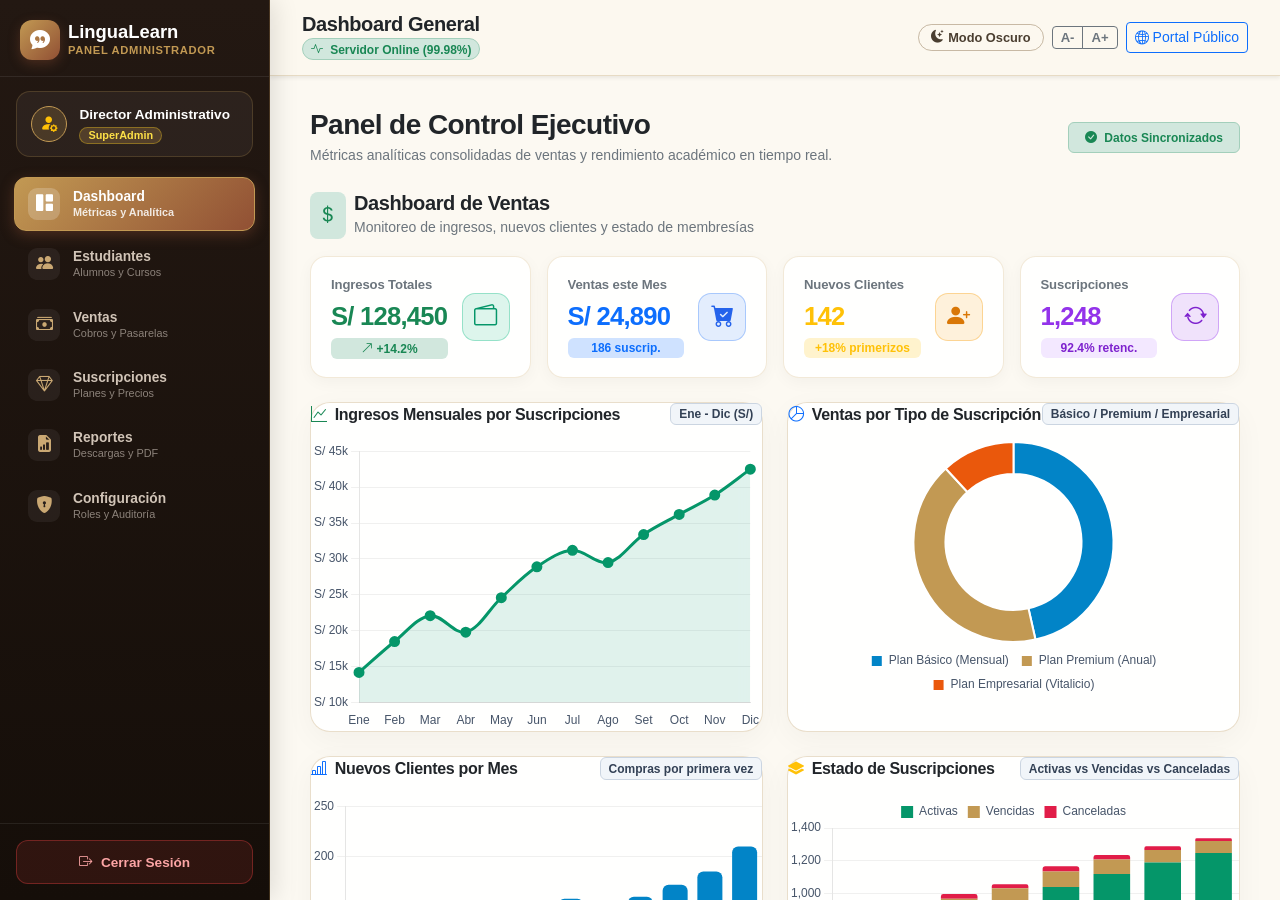
<file: dashboard.html>
<!DOCTYPE html>
<html lang="es">
<head>
  <!-- CONTROL DE ACCESO ESTRICTO: REDIRIGIR AL LOGIN SI NO HAY SESIÓN ACTIVA -->
  <script>
    (function () {
      try {
        var user = JSON.parse(localStorage.getItem('lingua_current_user') || '{}');
        if (!user || user.isLoggedIn !== true) {
          window.location.replace('index.html');
        }
      } catch (e) {
        window.location.replace('index.html');
      }
    })();
  </script>

  <meta charset="UTF-8">
  <meta name="viewport" content="width=device-width, initial-scale=1.0">
  <title>LinguaLearn - Ruta de Aprendizaje Personalizada</title>
  <!-- Bootstrap 5 CSS -->
  <link href="https://cdn.jsdelivr.net/npm/bootstrap@5.3.3/dist/css/bootstrap.min.css" rel="stylesheet">
  <!-- Bootstrap Icons -->
  <link href="https://cdn.jsdelivr.net/npm/bootstrap-icons@1.11.3/font/bootstrap-icons.min.css" rel="stylesheet">
  <!-- Estilos Personalizados y Accesibilidad -->
  <link rel="stylesheet" href="css/styles.css">
  <link rel="stylesheet" href="css/nuevas_pantallas.css">
  <script>
    if (localStorage.getItem('lingua_theme_reset_warm') !== 'true') {
      localStorage.setItem('lingua_theme', 'light');
      localStorage.setItem('lingua_theme_reset_warm', 'true');
    }
    if (localStorage.getItem('lingua_theme') === 'dark') {
      document.documentElement.setAttribute('data-theme', 'dark');
      if (document.body) {
        document.body.classList.add('dark-mode');
      } else {
        document.addEventListener('DOMContentLoaded', () => document.body.classList.add('dark-mode'));
      }
    }
  </script>
</head>
<body class="dashboard-page-canvas preload-theme">
  <script>
    if (localStorage.getItem('lingua_theme') === 'dark') {
      document.body.classList.add('dark-mode');
    }
  </script>

<!-- NAVBAR PRINCIPAL HORIZONTAL (FONDO OSCURO TRANSLÚCIDO EN PC / PANEL DE CONTROL EN MÓVIL) -->
  <header class="main-navbar canvas-navbar-warm sticky-top shadow-sm anim-cascade-down stagger-2">
    <div class="container-xl">
      <nav class="navbar navbar-expand-lg p-0" aria-label="Navegación principal">
        <a class="brand-logo-container" href="dashboard.html">
          <div class="brand-icon">
            <i class="bi bi-chat-quote-fill"></i>
          </div>
          <span class="brand-name">LinguaLearn</span>
        </a>

        <!-- Botones de accesibilidad para celulares en barra superior -->
        <div class="d-flex align-items-center gap-2 d-lg-none ms-auto me-2">
          <div class="btn-group btn-group-sm header-font-controls mobile-header-font-controls" role="group" aria-label="Ajuste de tipografía móvil">
            <button type="button" class="btn btn-outline-secondary btn-font-decrease font-size-control-btn" aria-label="Disminuir tamaño de fuente" title="Disminuir tamaño (A-)">A-</button>
            <button type="button" class="btn btn-outline-secondary btn-font-increase font-size-control-btn" aria-label="Aumentar tamaño de fuente" title="Aumentar tamaño (A+)">A+</button>
          </div>
        </div>

        <!-- Botón de Menú Hamburguesa Responsivo para Celulares (máx. 768px) -->
        <button class="navbar-toggler hamburger-nav-btn border-0 p-0" type="button" id="btn-navbar-hamburger" aria-controls="navbarContent" aria-expanded="false" aria-label="Abrir menú de navegación">
          <span class="hamburger-symbol" aria-hidden="true">☰</span>
        </button>

        <div class="collapse navbar-collapse" id="navbarContent">

          <!-- 1. CABECERA EXCLUSIVA DEL OVERLAY MÓVIL (PANTALLA COMPLETA) CON BOTÓN DE CIERRE -->
          <div class="navbar-mobile-header d-lg-none">
            <div class="navbar-mobile-brand">
              <div class="navbar-mobile-brand-icon">
                <i class="bi bi-chat-quote-fill"></i>
              </div>
              <div class="navbar-mobile-brand-text">
                <span class="navbar-mobile-brand-title">LinguaLearn</span>
                <span class="navbar-mobile-brand-subtitle">Panel de Control del Estudiante</span>
              </div>
            </div>
            <button type="button" class="navbar-mobile-close-btn" id="btn-close-navbar-modal" aria-label="Cerrar panel de opciones">
              <i class="bi bi-x-lg"></i>
            </button>
          </div>

          <!-- 2. TARJETA DE PERFIL Y PROGRESO DE SOFÍA (CABECERA DEL OVERLAY MÓVIL) -->
          <div class="navbar-mobile-user-card d-lg-none">
            <div class="d-flex align-items-center gap-3">
              <div class="position-relative flex-shrink-0">
                <img src="assets/sofia.jpg" alt="Foto de perfil de Sofia Martinez" class="header-avatar-img mobile-user-avatar">
                <span class="avatar-online-dot mobile-user-online-dot"></span>
              </div>
              <div class="mobile-user-info">
                <div class="mobile-user-name user-display-name">Sofia Martinez</div>
                <div class="badge bg-primary-subtle text-primary user-level-badge">Nivel A2 - Básico Activo</div>
              </div>
            </div>
            <div class="mobile-user-stats">
              <div class="mobile-stat-chip streak" title="Racha activa">
                <i class="bi bi-fire text-danger"></i> <span class="stat-streak-val">5 días</span>
              </div>
              <div class="mobile-stat-chip xp" title="Experiencia acumulada">
                <i class="bi bi-lightning-charge-fill text-warning"></i> <span class="stat-xp-val">120 XP</span>
              </div>
              <div class="btn-group btn-group-sm header-font-controls mobile-header-font-controls ms-auto" role="group" aria-label="Ajuste de tipografía en menú">
                <button type="button" class="btn btn-outline-secondary btn-font-decrease font-size-control-btn" aria-label="Disminuir tamaño de fuente" title="Disminuir tamaño (A-)">A-</button>
                <button type="button" class="btn btn-outline-secondary btn-font-increase font-size-control-btn" aria-label="Aumentar tamaño de fuente" title="Aumentar tamaño (A+)">A+</button>
              </div>
            </div>
          </div>

          <!-- 3. CUADRÍCULA DE OPCIONES: EN ESCRITORIO ES LA BARRA HORIZONTAL; EN MÓVILES ES EL GRID MODERNO DE TARJETAS TÁCTILES -->
          <ul class="navbar-nav mx-auto mb-2 mb-lg-0 gap-1 navbar-control-grid">
            <li class="nav-item">
              <a class="nav-link nav-link-custom" href="test-diagnostico.html">
                <div class="nav-link-icon-box icon-box-test">
                  <i class="bi bi-clipboard2-check-fill"></i>
                </div>
                <div class="nav-link-text-box">
                  <span class="nav-link-title">Test Diagnóstico</span>
                  <span class="nav-link-desc">Calibración MCER</span>
                </div>
              </a>
            </li>
            <li class="nav-item">
              <a class="nav-link nav-link-custom active" aria-current="page" href="dashboard.html">
                <div class="nav-link-icon-box icon-box-dashboard">
                  <i class="bi bi-grid-1x2-fill"></i>
                </div>
                <div class="nav-link-text-box">
                  <span class="nav-link-title">Dashboard</span>
                  <span class="nav-link-desc">Ruta y Progreso</span>
                </div>
              </a>
            </li>
            <li class="nav-item">
              <a class="nav-link nav-link-custom" href="leccion.html">
                <div class="nav-link-icon-box icon-box-lesson">
                  <i class="bi bi-book-half"></i>
                </div>
                <div class="nav-link-text-box">
                  <span class="nav-link-title">Lección Activa</span>
                  <span class="nav-link-desc">Práctica Diaria</span>
                </div>
              </a>
            </li>
            <li class="nav-item">
              <a class="nav-link nav-link-custom" href="pronunciacion.html">
                <div class="nav-link-icon-box icon-box-pronounce">
                  <i class="bi bi-mic-fill"></i>
                </div>
                <div class="nav-link-text-box">
                  <span class="nav-link-title">Pronunciación</span>
                  <span class="nav-link-desc">Tutor Fonético</span>
                </div>
              </a>
            </li>
            <li class="nav-item">
              <a class="nav-link nav-link-custom" href="comunidad.html">
                <div class="nav-link-icon-box icon-box-community">
                  <i class="bi bi-people-fill"></i>
                </div>
                <div class="nav-link-text-box">
                  <span class="nav-link-title">Comunidad</span>
                  <span class="nav-link-desc">Salas de Voz</span>
                </div>
              </a>
            </li>
            <li class="nav-item">
              <a class="nav-link nav-link-custom" href="suscripcion.html">
                <div class="nav-link-icon-box icon-box-subs">
                  <i class="bi bi-gem"></i>
                </div>
                <div class="nav-link-text-box">
                  <span class="nav-link-title">Suscripción</span>
                  <span class="nav-link-desc">Planes y Beneficios</span>
                </div>
              </a>
            </li>
            <li class="nav-item">
              <a class="nav-link nav-link-custom" href="soporte.html">
                <div class="nav-link-icon-box icon-box-support">
                  <i class="bi bi-headset"></i>
                </div>
                <div class="nav-link-text-box">
                  <span class="nav-link-title">Soporte</span>
                  <span class="nav-link-desc">Centro de Ayuda</span>
                </div>
              </a>
            </li>
            <li class="nav-item d-lg-none">
              <a class="nav-link nav-link-custom" href="perfil.html">
                <div class="nav-link-icon-box icon-box-profile">
                  <i class="bi bi-person-circle"></i>
                </div>
                <div class="nav-link-text-box">
                  <span class="nav-link-title">Mi Perfil</span>
                  <span class="nav-link-desc">Logros y Cuenta</span>
                </div>
              </a>
            </li>
            <li class="nav-item d-lg-none">
              <a class="nav-link nav-link-custom" href="tickets.html">
                <div class="nav-link-icon-box icon-box-tickets">
                  <i class="bi bi-ticket-detailed"></i>
                </div>
                <div class="nav-link-text-box">
                  <span class="nav-link-title">Mis Tickets</span>
                  <span class="nav-link-desc">Consultas y Dudas</span>
                </div>
              </a>
            </li>
            <!-- PESTAÑA EXCLUSIVA PRO (MOSTRADA SOLO SI SOFÍA TIENE PRO ACTIVO) -->
            <li class="nav-item pro-nav-item" id="nav-item-pro-tab" style="display: none;">
              <a class="nav-link nav-link-pro-special" href="panel-pro.html" title="Ingresar a tu espacio exclusivo LinguaLearn PRO">
                <div class="nav-link-icon-box icon-box-pro">
                  <i class="bi bi-stars"></i>
                </div>
                <div class="nav-link-text-box">
                  <span class="nav-link-title">LinguaLearn PRO</span>
                  <span class="nav-link-desc">Espacio Exclusivo</span>
                </div>
              </a>
            </li>
          </ul>

          <!-- 4. PIE DEL OVERLAY MÓVIL: CERRAR SESIÓN DESTACADO DE PANTALLA COMPLETA -->
          <div class="navbar-mobile-footer d-lg-none">
            <button type="button" class="btn-navbar-logout btn-global-logout" aria-label="Cerrar Sesión de la Cuenta">
              <i class="bi bi-box-arrow-right"></i>
              <span>Cerrar Sesión</span>
            </button>
          </div>

          <!-- 5. BARRA DE ESTADO DE USUARIO EN ESCRITORIO (SE OCULTA EN MÓVIL PORQUE YA ESTÁ INTEGRADA EN EL CONTROL CENTER) -->
          <div class="header-user-status-bar d-none d-lg-flex align-items-center gap-2 gap-md-3 flex-nowrap ms-lg-3">
            <div class="header-stat-pill streak flex-shrink-0" title="Racha activa">
              <i class="bi bi-fire"></i> <span class="stat-streak-val">5 días</span>
            </div>
            <div class="header-stat-pill xp flex-shrink-0" title="Experiencia acumulada">
              <i class="bi bi-lightning-charge-fill"></i> <span class="stat-xp-val">120 XP</span>
            </div>
            <!-- Botones de accesibilidad para aumentar y disminuir tamaño de fuente -->
            <div class="btn-group btn-group-sm header-font-controls flex-shrink-0" role="group" aria-label="Ajuste de tipografía">
              <button type="button" class="btn btn-outline-secondary btn-font-decrease font-size-control-btn" aria-label="Disminuir tamaño de fuente" title="Disminuir tamaño (A-)">A-</button>
              <button type="button" class="btn btn-outline-secondary btn-font-increase font-size-control-btn" aria-label="Aumentar tamaño de fuente" title="Aumentar tamaño (A+)">A+</button>
            </div>
            <div class="dropdown header-profile-dropdown flex-shrink-0">
              <button class="header-profile-btn dropdown-toggle d-flex align-items-center gap-2" type="button" id="dropdownUserMenu" data-bs-toggle="dropdown" aria-expanded="false" title="Menú de perfil y cerrar sesión">
                <div class="position-relative">
                  <img src="assets/sofia.jpg" alt="Foto de perfil de Sofia Martinez" class="header-avatar-img">
                  <span class="avatar-online-dot"></span>
                </div>
                <span class="header-profile-name fw-semibold small user-display-name">Sofia Martinez</span>
                <i class="bi bi-chevron-down small text-secondary"></i>
              </button>
              <ul class="dropdown-menu dropdown-menu-end shadow-lg border-0 header-profile-menu p-2" aria-labelledby="dropdownUserMenu">
                <li class="px-3 py-2 border-bottom mb-1 dropdown-user-header">
                  <div class="fw-bold text-dark text-truncate user-display-name">Sofia Martinez</div>
                  <div class="small text-secondary text-truncate" style="font-size: 0.775rem;">sofia.martinez@universidad.edu</div>
                  <div class="badge bg-primary-subtle text-primary mt-1 user-level-badge" style="font-size: 0.7rem;">Nivel A2 - Básico Activo</div>
                </li>
                <li>
                  <a class="dropdown-item rounded-2 py-2 small d-flex align-items-center gap-2" href="perfil.html">
                    <i class="bi bi-person-circle text-primary"></i> <span>Mi Perfil y Logros</span>
                  </a>
                </li>
                <li>
                  <a class="dropdown-item rounded-2 py-2 small d-flex align-items-center gap-2 active" href="dashboard.html">
                    <i class="bi bi-speedometer2 text-success"></i> <span>Mi Dashboard</span>
                  </a>
                </li>
                <li>
                  <a class="dropdown-item rounded-2 py-2 small d-flex align-items-center gap-2" href="suscripcion.html">
                    <i class="bi bi-gem text-warning"></i> <span>Suscripciones de estudio</span>
                  </a>
                </li>
                <li>
                  <a class="dropdown-item rounded-2 py-2 small d-flex align-items-center gap-2" href="tickets.html">
                    <i class="bi bi-ticket-detailed fs-6 text-primary"></i> <span>Mis Tickets</span>
                  </a>
                </li>
                <li>
                  <button type="button" class="dropdown-item rounded-2 py-2 small d-flex align-items-center justify-content-between btn-toggle-darkmode" aria-label="Alternar modo oscuro o claro">
                    <span class="d-flex align-items-center gap-2">
                      <i class="bi bi-moon-stars-fill text-warning"></i> <span class="darkmode-text">Modo Oscuro</span>
                    </span>
                    <span class="badge bg-secondary-subtle text-secondary small">Tema</span>
                  </button>
                </li>
                <li><hr class="dropdown-divider my-1"></li>
                <li>
                  <button type="button" class="dropdown-item rounded-2 py-2 small text-danger d-flex align-items-center gap-2 btn-global-logout fw-bold">
                    <i class="bi bi-box-arrow-right fs-6"></i> <span>Cerrar Sesión</span>
                  </button>
                </li>
              </ul>
            </div>
          </div>
        </div>
      </nav>
    </div>
  </header>

  <main class="py-4" id="main-content">
    <div class="container-xl">

      <!-- BARRA DE AJUSTES RÁPIDOS DE ACCESIBILIDAD (VIDRIO ESMERILADO CÁLIDO) -->
      <section class="card-custom dashboard-card-glass p-3 mb-4 d-flex justify-content-between align-items-center flex-wrap gap-3 anim-cascade stagger-3">
        <div class="d-flex align-items-center gap-2">
          <div class="p-2 bg-primary-subtle text-primary rounded-3 fs-5">
            <i class="bi bi-sliders"></i>
          </div>
          <div>
            <span class="fw-bold small text-dark d-block">Ajustes Rápidos de Accesibilidad</span>
            <span class="text-secondary small d-none d-md-inline">Personaliza tu entorno visual y auditivo para una lectura sin fatiga cognitiva.</span>
          </div>
        </div>

        <div class="d-flex align-items-center gap-2 flex-wrap">
          <button type="button" class="btn btn-sm dashboard-pill-glass d-inline-flex align-items-center gap-1 btn-toggle-contrast">
            <i class="bi bi-circle-half"></i> <span>Alto Contraste</span>
          </button>
          <div class="btn-group btn-group-sm" role="group">
            <button type="button" class="btn dashboard-pill-glass btn-font-decrease">A-</button>
            <button type="button" class="btn dashboard-pill-glass btn-font-reset font-scale-indicator">100%</button>
            <button type="button" class="btn dashboard-pill-glass btn-font-increase">A+</button>
          </div>
          <button type="button" class="btn btn-sm btn-primary-custom py-2 px-3 btn-read-aloud">
            <i class="bi bi-volume-up-fill"></i> <span>Lectura en Voz Alta</span>
          </button>
        </div>
      </section>

      <!-- BANNER DE BIENVENIDA Y PROGRESO SEMANAL (TRANSLÚCIDO CÁLIDO) -->
      <section class="card-custom dashboard-card-glass p-4 p-md-5 mb-4 anim-cascade stagger-3">
        <div class="row align-items-center g-4">
          <div class="col-lg-8">
            <div class="d-flex align-items-center gap-2 mb-2 flex-wrap">
              <span class="badge bg-primary px-3 py-2 rounded-pill fw-bold">NIVEL CALIBRADO: BÁSICO (A2)</span>
              <span class="badge bg-primary-subtle text-primary border border-primary-subtle px-3 py-2 rounded-pill fw-bold active-target-lang-badge">🇬🇧 Inglés</span>
              <span class="badge bg-success-subtle text-success-emphasis border border-success-subtle px-3 py-2 rounded-pill fw-bold">
                <i class="bi bi-check2-circle"></i> Marco Común Europeo (MCER)
              </span>
            </div>

            <h1 class="display-6 fw-bold mb-2 text-dark">Ruta de Aprendizaje Personalizada</h1>
            <p class="text-secondary lead fs-6 mb-4">
              ¡Hola de nuevo, Sofia! 👋 Has completado el <strong>65% de tu meta semanal</strong>. ¡Estás a solo <strong>2 lecciones</strong> de alcanzar el nivel Intermedio B1!
            </p>

            <div>
              <div class="d-flex justify-content-between small fw-bold mb-1">
                <span>Progreso semanal hacia B1</span>
                <span class="text-primary fw-bold">65% completado</span>
              </div>
              <div class="progress-bar-custom" style="height: 10px; background-color: rgba(215, 195, 160, 0.35);">
                <div class="progress-bar-fill" style="width: 65%;"></div>
              </div>
            </div>
          </div>

          <div class="col-lg-4">
            <div class="p-4 dashboard-container-inset text-center shadow-sm">
              <div class="d-inline-flex p-3 rounded-circle bg-warning-subtle text-warning mb-2 fs-4">
                <i class="bi bi-flag-fill"></i>
              </div>
              <div class="small text-muted text-uppercase fw-bold letter-spacing-1">Próximo Hito</div>
              <h2 class="h5 fw-bold mb-2 text-dark">Examen A2 → B1</h2>
              <span class="badge bg-warning-subtle text-warning-emphasis border border-warning-subtle px-3 py-1 rounded-pill fw-bold">
                Faltan 4 días
              </span>
            </div>
          </div>
        </div>
      </section>

      <!-- 3 TARJETAS DE GAMIFICACIÓN Y ESTADÍSTICAS (RF-05, RF-08) -->
      <section class="row g-4 mb-4">
        <!-- Tarjeta 1: Racha Activa -->
        <div class="col-md-4 anim-cascade stagger-4">
          <div class="card-custom dashboard-card-glass h-100 p-4">
            <div class="d-flex justify-content-between align-items-center mb-3">
              <div class="p-2 bg-warning-subtle text-warning rounded-3 fs-5">
                <i class="bi bi-fire"></i>
              </div>
              <span class="badge bg-danger-subtle text-danger border border-danger-subtle">● En Vivo</span>
            </div>
            <div class="small fw-bold text-uppercase text-secondary">Racha Activa</div>
            <div class="display-6 fw-bold text-dark my-1">5 días seguidos</div>
            <p class="small text-secondary mb-3">
              ¡No pierdas tu racha hoy! Completa 1 ejercicio antes de las 23:59.
            </p>

            <!-- Círculos de días de la semana L, M, X, J, V, S, D -->
            <div class="d-flex justify-content-between align-items-center pt-2 border-top" style="border-color: rgba(215, 195, 160, 0.4) !important;">
              <div class="streak-day-badge completed" title="Lunes completado">✓</div>
              <div class="streak-day-badge completed" title="Martes completado">✓</div>
              <div class="streak-day-badge completed" title="Miércoles completado">✓</div>
              <div class="streak-day-badge completed" title="Jueves completado">✓</div>
              <div class="streak-day-badge completed" title="Viernes completado">✓</div>
              <div class="streak-day-badge" title="Sábado">S</div>
              <div class="streak-day-badge" title="Domingo">D</div>
            </div>
          </div>
        </div>

        <!-- Tarjeta 2: Experiencia Acumulada -->
        <div class="col-md-4 anim-cascade stagger-5">
          <div class="card-custom dashboard-card-glass h-100 p-4">
            <div class="d-flex justify-content-between align-items-center mb-3">
              <div class="p-2 bg-success-subtle text-success rounded-3 fs-5">
                <i class="bi bi-lightning-charge-fill"></i>
              </div>
              <span class="badge bg-success text-white">Nivel 4 Learner</span>
            </div>
            <div class="small fw-bold text-uppercase text-secondary">Experiencia Acumulada</div>
            <div class="display-6 fw-bold text-dark my-1"><span class="stat-xp-val">120 XP</span> acumulados</div>
            <div class="small text-secondary mb-2">Meta diaria: <strong>80/100 XP hoy</strong> (80%)</div>
            <div class="progress-bar-custom mb-3" style="background-color: rgba(215, 195, 160, 0.35);">
              <div class="progress-bar-fill bg-success" style="width: 80%;"></div>
            </div>
            <div class="d-flex justify-content-between small text-muted pt-2 border-top" style="border-color: rgba(215, 195, 160, 0.4) !important;">
              <span>Faltan 20 XP para el bono diario</span>
              <strong class="text-success">+50 XP bonus</strong>
            </div>
          </div>
        </div>

        <!-- Tarjeta 3: Insignias y Logros -->
        <div class="col-md-4 anim-cascade stagger-6">
          <div class="card-custom dashboard-card-glass h-100 p-4 d-flex flex-column justify-content-between">
            <div>
              <div class="d-flex justify-content-between align-items-center mb-3">
                <div class="small fw-bold text-uppercase text-secondary">Insignias & Logros</div>
                <a href="perfil.html" class="small text-primary text-decoration-none fw-bold">Ver todas (12) →</a>
              </div>
              <div class="row g-2 mb-3">
                <div class="col-4">
                  <div class="badge-achievement" title="Puntualidad de Hierro desbloqueada">
                    <i class="bi bi-trophy-fill text-warning"></i>
                    <strong class="small d-block" style="font-size: 0.725rem;">Puntualidad de Hierro</strong>
                    <span class="badge bg-warning text-dark" style="font-size: 0.65rem;">ORO</span>
                  </div>
                </div>
                <div class="col-4">
                  <div class="badge-achievement" title="Oído de Oro desbloqueada">
                    <i class="bi bi-headphones text-primary"></i>
                    <strong class="small d-block" style="font-size: 0.725rem;">Oído de Oro</strong>
                    <span class="badge bg-primary-subtle text-primary" style="font-size: 0.65rem;">PLATA</span>
                  </div>
                </div>
                <div class="col-4">
                  <div class="badge-achievement locked" title="Políglota Veloz bloqueada">
                    <i class="bi bi-lock-fill text-secondary"></i>
                    <strong class="small d-block" style="font-size: 0.725rem;">Políglota Veloz</strong>
                    <span class="badge bg-light text-secondary" style="font-size: 0.65rem;">BLOQUEADO</span>
                  </div>
                </div>
              </div>
            </div>
            <div class="p-2 dashboard-container-inset small text-secondary d-flex align-items-center gap-2">
              <i class="bi bi-pin-angle-fill text-primary"></i>
              <span>Siguiente logro al 75%: <strong>Habit Master</strong></span>
            </div>
          </div>
        </div>
      </section>

      <!-- TARJETA DESTACADA: LECCIÓN SUGERIDA ACTIVA (VIDRIO ESMERILADO CÁLIDO) -->
      <section class="card-custom dashboard-card-glass p-4 p-md-5 mb-5 shadow-sm anim-cascade stagger-7">
        <div class="row align-items-center g-4">
          <div class="col-lg-7">
            <div class="d-flex align-items-center gap-2 mb-2 flex-wrap">
              <span class="badge bg-primary text-white px-3 py-1 rounded-pill fw-bold">
                <i class="bi bi-play-fill"></i> Siguiente Paso Recomendado
              </span>
              <span class="text-muted small">• <i class="bi bi-clock"></i> 8 minutos</span>
              <span class="text-muted small">• <i class="bi bi-book"></i> 15 nuevos términos</span>
            </div>

            <h2 class="h3 fw-bold mb-3 text-dark">
              Continuar Lección 4: Vocabulario de la Vida Diaria y Cafetería
            </h2>

            <p class="text-secondary mb-4">
              Aprende a ordenar bebidas, consultar precios y comunicarte con amabilidad y soltura en cafeterías y restaurantes locales europeos.
            </p>

            <div class="mb-4">
              <div class="d-flex justify-content-between small fw-bold mb-2">
                <span>Progreso de la Unidad 2</span>
                <span class="text-primary fw-bold">5 de 5 pasos completados (100%)</span>
              </div>
              <div class="progress-segmented">
                <div class="progress-segment active"></div>
                <div class="progress-segment active"></div>
                <div class="progress-segment active"></div>
                <div class="progress-segment active"></div>
                <div class="progress-segment active"></div>
              </div>
            </div>

            <div class="d-flex flex-wrap gap-3">
              <a href="leccion.html" class="btn btn-success px-4 py-3 fw-bold fs-6">
                <span>Lección 4 Completada</span>
                <i class="bi bi-check2-circle"></i>
              </a>
              <button type="button" class="btn dashboard-pill-glass px-4 py-3 fw-bold" data-bs-toggle="modal" data-bs-target="#modal-glosario">
                <i class="bi bi-book"></i> Repasar Glosario
              </button>
            </div>
          </div>

          <div class="col-lg-5">
            <div class="position-relative rounded-4 overflow-hidden shadow-md">
              <img src="assets/cafe.jpg" alt="Cafetería europea con barista sonriendo y clientes" class="img-fluid w-100" style="height: 260px; object-fit: cover;">
              <div class="position-absolute bottom-0 start-0 end-0 p-3 bg-dark bg-opacity-75 text-white">
                <span class="badge bg-warning text-dark fw-bold mb-1">ESCENARIO PRÁCTICO</span>
                <div class="small fw-semibold">Cafetería & Encuentros Urbanos</div>
              </div>
            </div>
          </div>
        </div>
      </section>

      <!-- SECCIÓN: RUTA DE APRENDIZAJE PERSONALIZADA (HOJA DE RUTA CON VIDRIO TRANSLÚCIDO) -->
      <section class="mb-5 anim-cascade stagger-8">
        <div class="d-flex justify-content-between align-items-center mb-3">
          <div>
            <span class="small fw-bold text-uppercase text-primary letter-spacing-1">Tu Hoja de Ruta</span>
            <h2 class="h4 fw-bold mb-0 text-dark">Ruta de Aprendizaje Personalizada</h2>
          </div>
          <span class="text-secondary small d-none d-md-inline">
            Diseñado paso a paso para consolidar gramática funcional, comprensión auditiva natural y soltura verbal.
          </span>
        </div>

        <div class="row g-4">
          <!-- Unidad 1: Completada -->
          <div class="col-md-4">
            <div class="card-custom dashboard-card-glass h-100 p-4 border-success-subtle d-flex flex-column justify-content-between">
              <div>
                <div class="d-flex justify-content-between align-items-center mb-3">
                  <span class="badge bg-success-subtle text-success border border-success-subtle fw-bold">
                    ✓ Completada 100%
                  </span>
                  <span class="text-secondary small">5/5 Lecciones</span>
                </div>
                <div class="d-flex align-items-start gap-3 mb-3">
                  <div class="p-2 bg-success text-white rounded-3 fs-5">
                    <i class="bi bi-check2-all"></i>
                  </div>
                  <div>
                    <h3 class="h6 fw-bold mb-1 text-secondary">Nivel A1 • Unidad 1</h3>
                    <h4 class="h5 fw-bold mb-0 text-dark">Fundamentos y Presentación</h4>
                  </div>
                </div>
                <p class="small text-secondary mb-3">
                  Construcción de frases iniciales, alfabeto fonético, números y presentación formal e informal.
                </p>
                <div class="progress-bar-custom mb-3" style="background-color: rgba(215, 195, 160, 0.35);">
                  <div class="progress-bar-fill bg-success" style="width: 100%;"></div>
                </div>
              </div>
              <div class="d-flex justify-content-between align-items-center pt-3 border-top" style="border-color: rgba(215, 195, 160, 0.4) !important;">
                <a href="leccion.html" class="btn btn-sm btn-outline-success fw-bold d-inline-flex align-items-center gap-1">
                  <i class="bi bi-arrow-repeat"></i> Repasar Unidad
                </a>
                <span class="small fw-bold text-success">Nota: 98%</span>
              </div>
            </div>
          </div>

          <!-- Unidad 2: Completada -->
          <div class="col-md-4">
            <div class="card-custom dashboard-card-glass h-100 p-4 border-success d-flex flex-column justify-content-between" style="background: rgba(235, 245, 235, 0.72) !important;">
              <div>
                <div class="d-flex justify-content-between align-items-center mb-3">
                  <span class="badge bg-success-subtle text-success border border-success-subtle fw-bold">
                    <i class="bi bi-check-circle-fill"></i> Completada
                  </span>
                  <span class="text-secondary small">5/5 Lecciones</span>
                </div>
                <div class="d-flex align-items-start gap-3 mb-3">
                  <div class="p-2 bg-success text-white rounded-3 fs-5">
                    <i class="bi bi-cup-hot-fill"></i>
                  </div>
                  <div>
                    <h3 class="h6 fw-bold mb-1 text-success">Nivel A2 • Unidad 2</h3>
                    <h4 class="h5 fw-bold mb-0 text-dark">En el Restaurante y Viajes</h4>
                  </div>
                </div>
                <p class="small text-secondary mb-3">
                  Orientación en aeropuertos, transporte público, reservas en hoteles y pedidos culinarios completos.
                </p>
                <div class="progress-bar-custom mb-3" style="background-color: rgba(215, 195, 160, 0.35);">
                  <div class="progress-bar-fill bg-success" style="width: 100%;"></div>
                </div>
              </div>
              <div class="pt-3 border-top text-success small fw-bold" style="border-color: rgba(215, 195, 160, 0.4) !important;">
                ¡Unidad superada! Has desbloqueado el siguiente nivel.
              </div>
            </div>
          </div>

          <!-- Unidad 3: Bloqueada -->
          <div class="col-md-4">
            <div class="card-custom dashboard-card-glass h-100 p-4 opacity-75 d-flex flex-column justify-content-between">
              <div>
                <div class="d-flex justify-content-between align-items-center mb-3">
                  <span class="badge dashboard-pill-glass border fw-bold text-secondary">
                    <i class="bi bi-lock-fill"></i> Bloqueada
                  </span>
                  <span class="text-secondary small">0/6 Lecciones</span>
                </div>
                <div class="d-flex align-items-start gap-3 mb-3">
                  <div class="p-2 dashboard-pill-glass rounded-3 fs-5 border">
                    <i class="bi bi-briefcase-fill"></i>
                  </div>
                  <div>
                    <h3 class="h6 fw-bold mb-1 text-secondary">Nivel B1 • Unidad 3</h3>
                    <h4 class="h5 fw-bold mb-0 text-dark">Entrevistas de Trabajo y Negocios</h4>
                  </div>
                </div>
                <p class="small text-secondary mb-3">
                  Negociación básica, redacción de correos formales, respuestas a preguntas complejas de reclutadores.
                </p>
                <div class="progress-bar-custom mb-3" style="background-color: rgba(215, 195, 160, 0.35);">
                  <div class="progress-bar-fill" style="width: 0%;"></div>
                </div>
              </div>
              <div class="pt-3 border-top text-secondary small d-flex align-items-center gap-2" style="border-color: rgba(215, 195, 160, 0.4) !important;">
                <i class="bi bi-lock"></i> Completa Unidad 2 para desbloquear
              </div>
            </div>
          </div>
        </div>
      </section>

      <!-- BANNER DE PRÁCTICA RÁPIDA DE VOZ (VIDRIO ESMERILADO MARFIL) -->
      <section class="card-custom dashboard-card-glass p-4 d-flex justify-content-between align-items-center flex-wrap gap-3 anim-cascade stagger-8">
        <div class="d-flex align-items-center gap-3">
          <div class="p-3 bg-primary-subtle text-primary rounded-circle fs-4">
            <i class="bi bi-person-lines-fill"></i>
          </div>
          <div>
            <h3 class="h6 fw-bold mb-1 text-dark">¿Tienes 3 minutos libres?</h3>
            <p class="text-secondary small mb-0">
              Prueba nuestro club de pronunciación exprés con feedback háptico y auditivo inmediato.
            </p>
          </div>
        </div>

        <button type="button" class="btn dashboard-pill-glass fw-bold d-inline-flex align-items-center gap-2" onclick="speakQuickPhrase()">
          <i class="bi bi-mic-fill text-primary"></i>
          <span>Práctica Rápida de Voz</span>
        </button>
      </section>
    </div>
  </main>

  <!-- MODAL DE GLOSARIO (VIDRIO ESMERILADO MARFIL) -->
  <div class="modal fade" id="modal-glosario" tabindex="-1" aria-labelledby="glosarioLabel" aria-hidden="true">
    <div class="modal-dialog modal-dialog-centered">
      <div class="modal-content card-custom dashboard-card-glass border-0">
        <div class="modal-header border-bottom-0">
          <h2 class="h5 modal-title fw-bold text-dark" id="glosarioLabel"><i class="bi bi-book text-primary me-2"></i> Glosario: Cafetería & Restaurante</h2>
          <button type="button" class="btn-close" data-bs-dismiss="modal" aria-label="Cerrar"></button>
        </div>
        <div class="modal-body py-3">
          <ul class="list-group list-group-flush" id="glossary-items-list">
            <li class="list-group-item d-flex justify-content-between align-items-center">
              <div><strong class="text-dark">Coffee</strong> <span class="text-muted">/'kɒf.i/</span><div class="small text-secondary">Café</div></div>
              <button class="btn btn-sm dashboard-pill-glass border" onclick="speakWord('Coffee')"><i class="bi bi-volume-up"></i></button>
            </li>
            <li class="list-group-item d-flex justify-content-between align-items-center">
              <div><strong class="text-dark">Bill / Check</strong> <span class="text-muted">/bɪl/</span><div class="small text-secondary">La cuenta</div></div>
              <button class="btn btn-sm dashboard-pill-glass border" onclick="speakWord('Bill')"><i class="bi bi-volume-up"></i></button>
            </li>
            <li class="list-group-item d-flex justify-content-between align-items-center">
              <div><strong class="text-dark">Order</strong> <span class="text-muted">/'ɔː.dər/</span><div class="small text-secondary">Ordenar / Pedir</div></div>
              <button class="btn btn-sm dashboard-pill-glass border" onclick="speakWord('Order')"><i class="bi bi-volume-up"></i></button>
            </li>
          </ul>
        </div>
      </div>
    </div>
  </div>

  <!-- MODAL GUÍA DE ATAJOS -->
  <div class="modal fade" id="modal-shortcuts" tabindex="-1" aria-hidden="true">
    <div class="modal-dialog modal-dialog-centered">
      <div class="modal-content card-custom dashboard-card-glass border-0">
        <div class="modal-header border-bottom-0">
          <h3 class="h5 modal-title fw-bold text-dark"><i class="bi bi-keyboard text-primary me-2"></i> Atajos de Teclado</h3>
          <button type="button" class="btn-close" data-bs-dismiss="modal" aria-label="Cerrar"></button>
        </div>
        <div class="modal-body py-3">
          <ul class="list-group list-group-flush small">
            <li class="list-group-item d-flex justify-content-between"><span>Ir a Lección Activa</span> <kbd class="kbd-badge">Alt + 4</kbd></li>
            <li class="list-group-item d-flex justify-content-between"><span>Ir a Mi Perfil</span> <kbd class="kbd-badge">Alt + 5</kbd></li>
            <li class="list-group-item d-flex justify-content-between"><span>Alto Contraste</span> <kbd class="kbd-badge">Ajustes</kbd></li>
          </ul>
        </div>
      </div>
    </div>
  </div>

  <!-- PIE DE PÁGINA ACCESIBLE (TRANSLÚCIDO CÁLIDO) -->
  <footer class="footer-accessible dashboard-footer-warm anim-cascade stagger-9">
    <div class="container-xl">
      <div class="row align-items-center g-3">
        <div class="col-md-6 d-flex align-items-center gap-2">
          <div class="brand-icon" style="width: 24px; height: 24px; font-size: 0.8rem;">
            <i class="bi bi-chat-quote-fill"></i>
          </div>
          <strong class="text-dark">LinguaLearn</strong>
          <span class="text-muted small ms-2">Plataforma empática y accesible para el aprendizaje de idiomas.</span>
        </div>
        <div class="col-md-6 text-md-end d-flex flex-wrap justify-content-md-end gap-3 small">
          <a href="#"><i class="bi bi-question-circle"></i> Centro de Ayuda</a>
          <a href="#" data-bs-toggle="modal" data-bs-target="#modal-shortcuts"><i class="bi bi-keyboard"></i> Guía de Atajos</a>
          <a href="#"><i class="bi bi-shield-check"></i> Declaración de Accesibilidad</a>
          <a href="#">Privacidad</a>
        </div>
      </div>
      <div class="text-center text-muted small mt-4 pt-3 border-top">
        © 2024 LinguaLearn. Diseñado bajo estándares WCAG 2.2 AAA.
      </div>
    </div>
  </footer>

  <!-- Bootstrap 5 JS -->
  <script src="https://cdn.jsdelivr.net/npm/bootstrap@5.3.3/dist/js/bootstrap.bundle.min.js"></script>
  <!-- Scripts de la Aplicación -->
  <script src="js/fireflies.js"></script>
  <script src="js/accesibilidad.js"></script>
  <script src="js/app.js"></script>
  <!-- Motor de Internacionalización Global (i18n) -->
  <script src="js/i18n.js"></script>
  <script>
    function speakQuickPhrase() {
      if ('speechSynthesis' in window) {
        const lang = (window.LinguaApp && window.LinguaApp.getTargetLanguage) ? window.LinguaApp.getTargetLanguage() : 'en';
        const phrases = {
          en: { text: "Could I please have a cappuccino and a fresh croissant?", lang: "en-US", name: "inglés" },
          fr: { text: "Pourrais-je avoir un cappuccino et un croissant frais, s'il vous plaît ?", lang: "fr-FR", name: "francés" },
          pt: { text: "Poderia me trazer um cappuccino e um croissant fresco, por favor?", lang: "pt-BR", name: "português" }
        };
        const p = phrases[lang] || phrases.en;
        const u = new SpeechSynthesisUtterance(p.text);
        u.lang = p.lang;
        window.speechSynthesis.speak(u);
        LinguaApp.showToast(`Escuchando frase en ${p.name}. +5 XP de práctica rápida.`, 'success');
        LinguaApp.addXP(5);
      }
    }
    function speakWord(word) {
      if ('speechSynthesis' in window) {
        const lang = (window.LinguaApp && window.LinguaApp.getTargetLanguage) ? window.LinguaApp.getTargetLanguage() : 'en';
        const speechLangs = { en: 'en-US', fr: 'fr-FR', pt: 'pt-BR' };
        const u = new SpeechSynthesisUtterance(word);
        u.lang = speechLangs[lang] || 'en-US';
        window.speechSynthesis.speak(u);
      }
    }
    function renderGlossaryWords() {
      const lang = (window.LinguaApp && window.LinguaApp.getTargetLanguage) ? window.LinguaApp.getTargetLanguage() : 'en';
      const glossaries = {
        en: [
          { word: 'Coffee', ipa: "/'kɒf.i/", trans: 'Café' },
          { word: 'Bill / Check', ipa: '/bɪl/', trans: 'La cuenta' },
          { word: 'Order', ipa: "/'ɔː.dər/", trans: 'Ordenar / Pedir' }
        ],
        fr: [
          { word: 'Café', ipa: '/ka.fe/', trans: 'Café' },
          { word: "L'addition", ipa: '/la.di.sjɔ̃/', trans: 'La cuenta' },
          { word: 'Commander', ipa: '/kɔ.mɑ̃.de/', trans: 'Ordenar / Pedir' }
        ],
        pt: [
          { word: 'Café', ipa: '/kaˈfɛ/', trans: 'Café' },
          { word: 'A conta', ipa: '/ɐ ˈkõ.tɐ/', trans: 'La cuenta' },
          { word: 'Pedir', ipa: '/peˈdʒiɾ/', trans: 'Ordenar / Pedir' }
        ]
      };
      const list = glossaries[lang] || glossaries.en;
      const container = document.getElementById('glossary-items-list');
      if (container) {
        container.innerHTML = list.map(item => `
          <li class="list-group-item d-flex justify-content-between align-items-center">
            <div><strong class="text-dark">${item.word}</strong> <span class="text-muted">${item.ipa}</span><div class="small text-secondary">${item.trans}</div></div>
            <button class="btn btn-sm dashboard-pill-glass border" onclick="speakWord('${item.word}')"><i class="bi bi-volume-up"></i></button>
          </li>
        `).join('');
      }
    }
    document.addEventListener('DOMContentLoaded', () => {
      renderGlossaryWords();
    });
  </script>
</body>
</html>
</file>
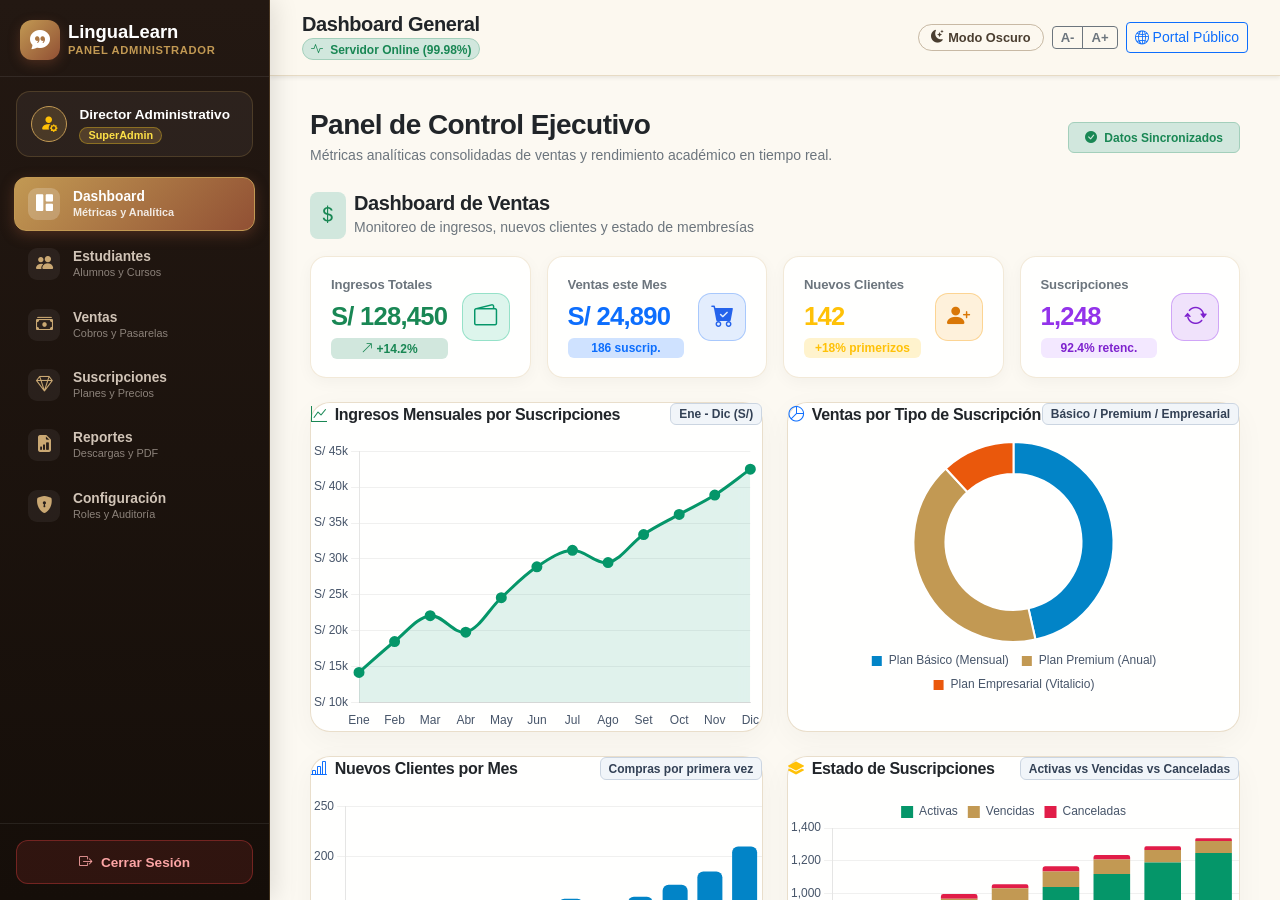
<file: leccion.html>
<!DOCTYPE html>
<html lang="es">
<head>
  <!-- CONTROL DE ACCESO ESTRICTO: REDIRIGIR AL LOGIN SI NO HAY SESIÓN ACTIVA -->
  <script>
    (function () {
      try {
        var user = JSON.parse(localStorage.getItem('lingua_current_user') || '{}');
        if (!user || user.isLoggedIn !== true) {
          window.location.replace('index.html');
        }
      } catch (e) {
        window.location.replace('index.html');
      }
    })();
  </script>

  <meta charset="UTF-8">
  <meta name="viewport" content="width=device-width, initial-scale=1.0">
  <title>LinguaLearn - Lección Activa: Globe Navigator</title>
  <!-- Bootstrap 5 CSS -->
  <link href="https://cdn.jsdelivr.net/npm/bootstrap@5.3.3/dist/css/bootstrap.min.css" rel="stylesheet">
  <!-- Bootstrap Icons -->
  <link href="https://cdn.jsdelivr.net/npm/bootstrap-icons@1.11.3/font/bootstrap-icons.min.css" rel="stylesheet">
  <!-- Estilos Personalizados y Accesibilidad -->
  <link rel="stylesheet" href="css/styles.css">
  <link rel="stylesheet" href="css/nuevas_pantallas.css">
  <script>
    if (localStorage.getItem('lingua_theme_reset_warm') !== 'true') {
      localStorage.setItem('lingua_theme', 'light');
      localStorage.setItem('lingua_theme_reset_warm', 'true');
    }
    if (localStorage.getItem('lingua_theme') === 'dark') {
      document.documentElement.setAttribute('data-theme', 'dark');
      if (document.body) {
        document.body.classList.add('dark-mode');
      } else {
        document.addEventListener('DOMContentLoaded', () => document.body.classList.add('dark-mode'));
      }
    }
  </script>
</head>
<body class="lesson-canvas preload-theme">
  <script>
    if (localStorage.getItem('lingua_theme') === 'dark') {
      document.body.classList.add('dark-mode');
    }
  </script>

<!-- =========================================================================
       BARRA SUPERIOR DE LECCIÓN (IDÉNTICA AL PROTOTIPO DEL USUARIO)
       ========================================================================= -->
  <header class="lesson-top-bar anim-cascade-down stagger-2">
    <div class="container-xl d-flex justify-content-between align-items-center gap-3">
      <!-- Botón de Salida 'X' -->
      <div>
        <a href="dashboard.html" class="btn-lesson-close" aria-label="Cerrar lección y volver al Dashboard" title="Volver al Dashboard">
          <i class="bi bi-x-lg"></i>
        </a>
      </div>

      <!-- Barra de Progreso Central con Degradado Terracota a Verde Salvia -->
      <div class="lesson-progress-wrap flex-grow-1 mx-2 mx-md-4">
        <div class="lesson-progress-track">
          <div class="lesson-progress-fill" id="lesson-progress-fill" style="width: 20%;"></div>
        </div>
        <div class="lesson-progress-count" id="lesson-progress-count">1/5</div>
      </div>

      <!-- Controles de Accesibilidad e Indicadores de Racha y Vidas -->
      <div class="d-flex align-items-center gap-2">
        <div class="btn-group btn-group-sm header-font-controls" role="group" aria-label="Ajuste de tipografía">
          <button type="button" class="btn btn-outline-secondary btn-font-decrease font-size-control-btn" aria-label="Disminuir tamaño de fuente" title="Disminuir tamaño (A-)">A-</button>
          <button type="button" class="btn btn-outline-secondary btn-font-increase font-size-control-btn" aria-label="Aumentar tamaño de fuente" title="Aumentar tamaño (A+)">A+</button>
        </div>
        <div class="lesson-stat-pill" title="Racha de estudio activa">
          <i class="bi bi-fire text-warning"></i>
          <span id="lesson-streak-val">10</span>
        </div>
        <div class="lesson-stat-pill" title="Vidas disponibles">
          <i class="bi bi-heart-fill text-danger"></i>
          <span id="lesson-lives-val">5</span>
        </div>
      </div>
    </div>
  </header>

  <!-- =========================================================================
       ESCENARIO PRINCIPAL INTERACTIVO
       ========================================================================= -->
  <main class="flex-grow-1 py-4 py-md-5 d-flex flex-column justify-content-center" id="main-content">
    <div class="container-xl" style="max-width: 940px;">

      <div class="card-custom cloud-main-card p-4 p-md-5 anim-cascade stagger-3 position-relative">
        <!-- TÍTULO DE LA PREGUNTA / INSTRUCCIÓN -->
        <h1 class="lesson-instruction anim-cascade stagger-3" id="lesson-instruction-text">
        Selecciona la palabra correcta:
      </h1>

      <!-- ILUSTRACIÓN CENTRAL CON HALO AMBIENTAL CÁLIDO -->
      <!-- CONTENEDOR DINÁMICO DE EJERCICIOS -->
      <div id="dynamic-exercise-container" class="anim-cascade stagger-4 w-100" style="min-height: 250px;">
        <!-- El contenido del ejercicio se inyectará aquí desde leccion.js -->
      </div>

      <!-- BOTÓN DE ACCIÓN: RESPONDER / CONTINUAR -->
      <div class="text-center mt-2 mb-4 anim-cascade stagger-7">
        <button type="button" class="btn-lesson-responder" id="btn-lesson-responder" disabled>
          <span>Responder</span>
        </button>
      </div>

      <!-- PANEL INFERIOR DE RETROALIMENTACIÓN INMEDIATA -->
      <div id="lesson-feedback-sheet" class="lesson-feedback-sheet d-none p-4 mx-auto" style="max-width: 680px;" role="status" aria-live="polite">
        <div class="d-flex align-items-start gap-3">
          <div id="lesson-feedback-icon" class="flex-shrink-0">
            <!-- Icono dinámico de éxito o error -->
          </div>
          <div class="flex-grow-1">
            <h2 class="h5 mb-1" id="lesson-feedback-title"></h2>
            <div class="text-secondary small" id="lesson-feedback-text"></div>
          </div>
        </div>
      </div>

      <!-- GUÍA DE ATAJOS ACCESIBLES -->
      <div class="text-center mt-3 anim-cascade stagger-8">
        <div class="keyboard-shortcuts-helper test-pill-glass d-inline-flex px-3 py-1 rounded-pill small">
          <i class="bi bi-keyboard text-secondary me-1"></i>
          <span>Pulsa <kbd class="kbd-badge">1 - 3</kbd> para elegir · <kbd class="kbd-badge">Espacio</kbd> audio · <kbd class="kbd-badge">Enter</kbd> avanzar</span>
        </div>
      </div>
      </div>
    </div>
  </main>

  <!-- =========================================================================
       MODAL DE CELEBRACIÓN Y REGISTRO DE PROGRESO FINAL (LOCALSTORAGE)
       ========================================================================= -->
  <div class="modal fade lesson-complete-modal" id="lesson-complete-modal" data-bs-backdrop="static" data-bs-keyboard="false" tabindex="-1" aria-labelledby="completeModalLabel" aria-hidden="true">
    <div class="modal-dialog modal-dialog-centered">
      <div class="modal-content text-center p-4 p-md-5">
        <div class="modal-body">
          <div class="display-3 text-warning mb-3">
            <i class="bi bi-trophy-fill"></i>
          </div>
          <div class="badge bg-success-subtle text-success border border-success-subtle px-3 py-2 rounded-pill fw-bold mb-2">
            ¡Lección 4 Completada con Éxito!
          </div>
          <h2 class="h3 fw-bold mb-2 text-dark" id="completeModalLabel">¡Impresionante, Sofia! 🎉</h2>
          <p class="text-secondary mb-4" id="modal-score-summary">
            Has completado los 5 ejercicios interactivos de la unidad.
          </p>

          <!-- Tarjetas de recompensas obtenidas -->
          <div class="row g-3 mb-4">
            <div class="col-6">
              <div class="p-3 dashboard-container-inset rounded-4">
                <i class="bi bi-lightning-charge-fill text-warning fs-3 mb-1 d-block"></i>
                <div class="small text-muted text-uppercase fw-bold">Experiencia</div>
                <strong class="h5 fw-bold text-dark d-block" id="modal-xp-earned">+75 XP</strong>
              </div>
            </div>
            <div class="col-6">
              <div class="p-3 dashboard-container-inset rounded-4">
                <i class="bi bi-fire text-danger fs-3 mb-1 d-block"></i>
                <div class="small text-muted text-uppercase fw-bold">Racha Actual</div>
                <strong class="h5 fw-bold text-dark d-block" id="modal-streak-updated">6 días seguidos</strong>
              </div>
            </div>
          </div>

          <div class="p-3 dashboard-container-inset small text-secondary rounded-3 mb-4">
            <i class="bi bi-check2-all text-success me-1"></i>
            Progreso guardado automáticamente en tu perfil y hoja de ruta.
          </div>

          <div class="d-grid gap-2">
            <a href="dashboard.html" class="btn btn-primary-custom py-3 fw-bold fs-6">
              <span>Continuar al Dashboard</span>
              <i class="bi bi-arrow-right"></i>
            </a>
          </div>
        </div>
      </div>
    </div>
  </div>

  <!-- Bootstrap 5 JS -->
  <script src="https://cdn.jsdelivr.net/npm/bootstrap@5.3.3/dist/js/bootstrap.bundle.min.js"></script>
  <!-- Scripts de la Aplicación -->
  <script src="js/fireflies.js"></script>
  <script src="js/accesibilidad.js"></script>
  <script src="js/app.js"></script>
  <!-- Motor de Internacionalización Global (i18n) -->
  <script src="js/i18n.js"></script>
  <script src="js/leccion.js"></script>
</body>
</html>
</file>
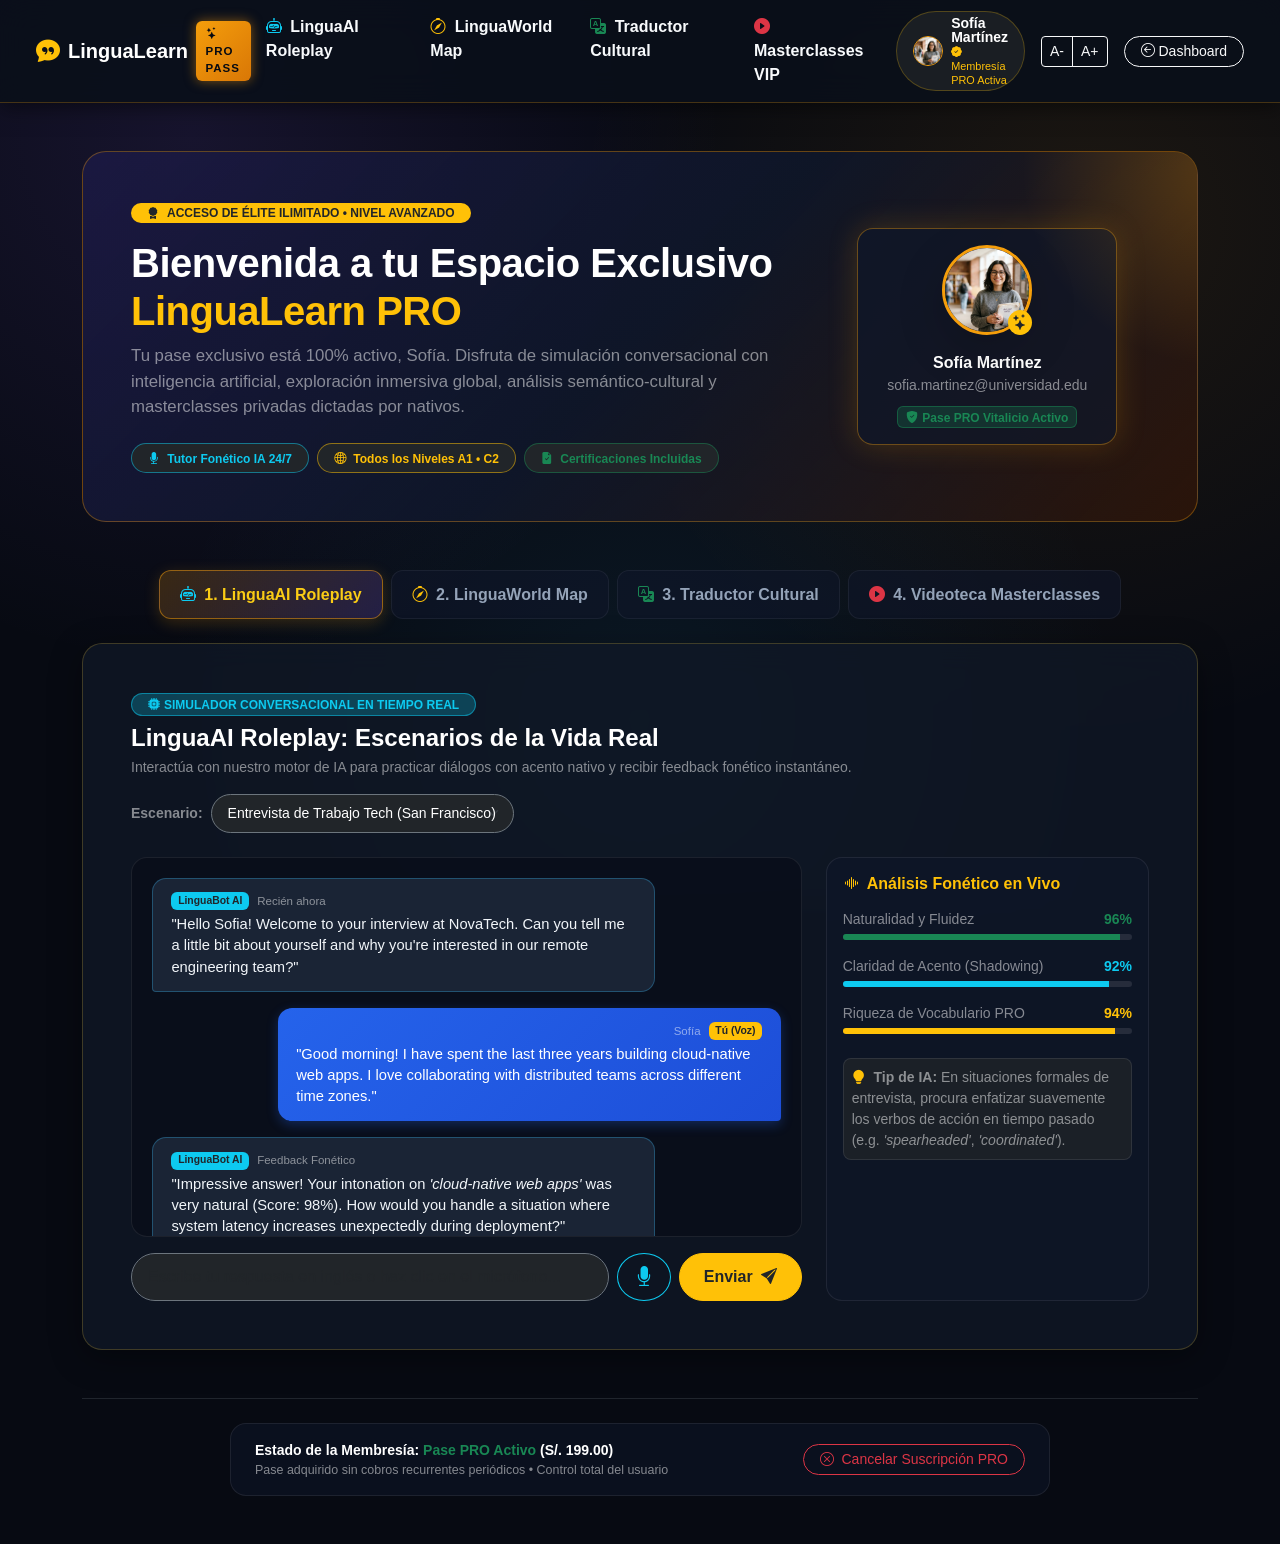
<file: panel-pro.html>
<!DOCTYPE html>
<html lang="es">
<head>
  <meta charset="UTF-8">
  <meta name="viewport" content="width=device-width, initial-scale=1.0">
  <title>LinguaLearn PRO - Espacio Exclusivo de Élite</title>

  <!-- Preload Theme y Verificación de Estado PRO -->
  <script>
    (function() {
      // Si el pase PRO no estuviera activo, permitir que Sofía lo active o redirigir
      const isPro = localStorage.getItem('lingua_user_pro_active') === 'true';
      if (!isPro && !window.location.search.includes('preview=true')) {
        // Si el usuario llega directamente sin haber pagado, marcar como activo para la sesión demo de Sofía
        localStorage.setItem('lingua_user_pro_active', 'true');
      }
    })();
  </script>

  <!-- Bootstrap 5 CSS & Icons -->
  <link href="https://cdn.jsdelivr.net/npm/bootstrap@5.3.3/dist/css/bootstrap.min.css" rel="stylesheet">
  <link href="https://cdn.jsdelivr.net/npm/bootstrap-icons@1.11.3/font/bootstrap-icons.min.css" rel="stylesheet">

  <style>
    :root {
      --pro-bg: #070a12;
      --pro-card-bg: rgba(16, 24, 39, 0.75);
      --pro-border: rgba(212, 175, 55, 0.25);
      --pro-gold: #f59e0b;
      --pro-gold-glow: rgba(245, 158, 11, 0.35);
      --pro-cyan: #38bdf8;
      --pro-purple: #8b5cf6;
      --pro-emerald: #10b981;
    }

    body {
      background-color: var(--pro-bg);
      color: #f1f5f9;
      font-family: -apple-system, BlinkMacSystemFont, "Segoe UI", Roboto, sans-serif;
      min-height: 100vh;
      background-image: 
        radial-gradient(circle at 15% 15%, rgba(139, 92, 246, 0.12) 0%, transparent 40%),
        radial-gradient(circle at 85% 25%, rgba(245, 158, 11, 0.09) 0%, transparent 40%),
        radial-gradient(circle at 50% 80%, rgba(56, 189, 248, 0.08) 0%, transparent 50%);
      background-attachment: fixed;
    }

    /* Navbar PRO Exclusivo */
    .pro-navbar {
      background: rgba(10, 15, 26, 0.88);
      backdrop-filter: blur(16px);
      -webkit-backdrop-filter: blur(16px);
      border-bottom: 1.5px solid rgba(245, 158, 11, 0.25);
      box-shadow: 0 4px 20px rgba(0, 0, 0, 0.5);
    }

    .pro-brand-badge {
      background: linear-gradient(135deg, #f59e0b 0%, #d97706 100%);
      color: #070a12;
      font-weight: 800;
      font-size: 0.72rem;
      letter-spacing: 0.08em;
      padding: 0.25rem 0.6rem;
      border-radius: 6px;
      text-transform: uppercase;
      box-shadow: 0 0 12px rgba(245, 158, 11, 0.5);
    }

    .nav-link-pro-active {
      color: #f8fafc !important;
      font-weight: 600;
      padding: 0.45rem 0.9rem !important;
      border-radius: 8px;
      transition: all 0.2s ease;
    }

    .nav-link-pro-active:hover {
      background: rgba(255, 255, 255, 0.08);
      color: #38bdf8 !important;
    }

    /* Tarjetas PRO de Élite */
    .card-pro-glass {
      background: var(--pro-card-bg);
      border: 1.5px solid var(--pro-border);
      border-radius: 20px;
      backdrop-filter: blur(14px);
      -webkit-backdrop-filter: blur(14px);
      box-shadow: 0 8px 32px rgba(0, 0, 0, 0.35);
      transition: transform 0.25s ease, border-color 0.25s ease, box-shadow 0.25s ease;
    }

    .card-pro-glass:hover {
      border-color: rgba(245, 158, 11, 0.45);
      box-shadow: 0 12px 40px rgba(0, 0, 0, 0.5), 0 0 20px rgba(245, 158, 11, 0.15);
      transform: translateY(-2px);
    }

    /* Pestañas de Herramientas PRO */
    .nav-pills-pro .nav-link {
      color: #94a3b8;
      font-weight: 600;
      border-radius: 12px;
      padding: 0.7rem 1.25rem;
      background: rgba(15, 23, 42, 0.6);
      border: 1px solid rgba(255, 255, 255, 0.06);
      transition: all 0.25s ease;
    }

    .nav-pills-pro .nav-link.active {
      background: linear-gradient(135deg, rgba(245, 158, 11, 0.2) 0%, rgba(139, 92, 246, 0.2) 100%);
      color: #facc15;
      border-color: rgba(245, 158, 11, 0.5);
      box-shadow: 0 4px 16px rgba(245, 158, 11, 0.2);
    }

    /* Hero de Bienvenida PRO */
    .pro-hero-banner {
      background: linear-gradient(135deg, rgba(30, 27, 75, 0.7) 0%, rgba(15, 23, 42, 0.9) 50%, rgba(69, 26, 3, 0.5) 100%);
      border: 1.5px solid rgba(245, 158, 11, 0.35);
      border-radius: 24px;
      position: relative;
      overflow: hidden;
    }

    .pro-hero-banner::before {
      content: '';
      position: absolute;
      top: -50%;
      right: -20%;
      width: 400px;
      height: 400px;
      background: radial-gradient(circle, rgba(245, 158, 11, 0.25) 0%, transparent 70%);
      pointer-events: none;
    }

    /* Roleplay Chat Box */
    .roleplay-chat-box {
      background: rgba(10, 15, 26, 0.85);
      border: 1px solid rgba(255, 255, 255, 0.08);
      border-radius: 16px;
      height: 380px;
      overflow-y: auto;
      padding: 1.25rem;
      display: flex;
      flex-direction: column;
      gap: 1rem;
    }

    .chat-bubble {
      max-width: 80%;
      padding: 0.85rem 1.15rem;
      border-radius: 14px;
      font-size: 0.92rem;
      line-height: 1.45;
    }

    .chat-bubble-ai {
      background: rgba(30, 41, 59, 0.85);
      border: 1px solid rgba(56, 189, 248, 0.3);
      color: #f1f5f9;
      align-self: flex-start;
      border-bottom-left-radius: 4px;
    }

    .chat-bubble-user {
      background: linear-gradient(135deg, #2563eb 0%, #1d4ed8 100%);
      color: #ffffff;
      align-self: flex-end;
      border-bottom-right-radius: 4px;
      box-shadow: 0 4px 12px rgba(37, 99, 235, 0.3);
    }

    /* LinguaWorld Map */
    .gamified-map-container {
      background: radial-gradient(circle at center, #111c33 0%, #090e1a 100%);
      border: 2px solid rgba(245, 158, 11, 0.3);
      border-radius: 20px;
      padding: 2rem 1.5rem;
      position: relative;
      overflow: hidden;
    }

    .map-node {
      background: rgba(15, 23, 42, 0.9);
      border: 2px solid rgba(56, 189, 248, 0.4);
      border-radius: 16px;
      padding: 1rem;
      text-align: center;
      transition: all 0.3s ease;
      cursor: pointer;
    }

    .map-node:hover {
      border-color: #f59e0b;
      transform: scale(1.04);
      box-shadow: 0 8px 24px rgba(245, 158, 11, 0.3);
    }

    .map-node.unlocked {
      border-color: #10b981;
      background: rgba(6, 78, 59, 0.25);
    }

    .map-node.active-mission {
      border-color: #f59e0b;
      background: rgba(120, 53, 15, 0.25);
      box-shadow: 0 0 20px rgba(245, 158, 11, 0.4);
      animation: pulse-glow 2s infinite;
    }

    @keyframes pulse-glow {
      0%, 100% { box-shadow: 0 0 15px rgba(245, 158, 11, 0.3); }
      50% { box-shadow: 0 0 25px rgba(245, 158, 11, 0.6); }
    }

    /* Toast PRO */
    .pro-toast-container {
      position: fixed;
      bottom: 24px;
      right: 24px;
      z-index: 1090;
    }
  </style>
</head>
<body>

  <!-- NAVBAR DE ÉLITE LINGUALEARN PRO -->
  <nav class="navbar navbar-expand-lg pro-navbar sticky-top py-2 px-3 px-md-4">
    <div class="container-fluid">
      <div class="d-flex align-items-center gap-2">
        <a class="navbar-brand d-flex align-items-center gap-2 text-decoration-none text-white fw-bold m-0" href="dashboard.html">
          <i class="bi bi-chat-quote-fill fs-4 text-warning"></i>
          <span>LinguaLearn</span>
        </a>
        <span class="pro-brand-badge"><i class="bi bi-stars me-1"></i>PRO PASS</span>
      </div>

      <button class="navbar-toggler border-0 text-white" type="button" data-bs-toggle="collapse" data-bs-target="#navProContent">
        <i class="bi bi-list fs-2"></i>
      </button>

      <div class="collapse navbar-collapse" id="navProContent">
        <ul class="navbar-nav mx-auto gap-2 my-2 my-lg-0">
          <li class="nav-item">
            <a class="nav-link nav-link-pro-active active" href="#sec-roleplay" onclick="switchProTab('tab-roleplay')">
              <i class="bi bi-robot text-info me-1"></i> LinguaAI Roleplay
            </a>
          </li>
          <li class="nav-item">
            <a class="nav-link nav-link-pro-active" href="#sec-map" onclick="switchProTab('tab-map')">
              <i class="bi bi-compass text-warning me-1"></i> LinguaWorld Map
            </a>
          </li>
          <li class="nav-item">
            <a class="nav-link nav-link-pro-active" href="#sec-idioms" onclick="switchProTab('tab-idioms')">
              <i class="bi bi-translate text-success me-1"></i> Traductor Cultural
            </a>
          </li>
          <li class="nav-item">
            <a class="nav-link nav-link-pro-active" href="#sec-masterclasses" onclick="switchProTab('tab-masterclasses')">
              <i class="bi bi-play-circle-fill text-danger me-1"></i> Masterclasses VIP
            </a>
          </li>
        </ul>

        <div class="d-flex align-items-center gap-3">
          <!-- Identidad de Sofía Martínez -->
          <div class="d-flex align-items-center gap-2 bg-dark bg-opacity-75 py-1 px-3 rounded-pill border border-warning border-opacity-25">
            <img src="assets/sofia.jpg" alt="Sofía Martínez" class="rounded-circle" width="30" height="30" style="object-fit:cover; border: 1.5px solid #f59e0b;">
            <div class="small lh-1 text-start">
              <div class="fw-bold text-white user-name-display">Sofía Martínez</div>
              <span class="text-warning" style="font-size: 0.68rem;"><i class="bi bi-patch-check-fill me-1"></i>Membresía PRO Activa</span>
            </div>
          </div>

          <!-- Ajuste de tipografía -->
          <div class="btn-group btn-group-sm header-font-controls" role="group" aria-label="Ajuste de tipografía">
            <button type="button" class="btn btn-outline-light btn-font-decrease font-size-control-btn" aria-label="Disminuir tamaño de fuente" title="Disminuir tamaño (A-)">A-</button>
            <button type="button" class="btn btn-outline-light btn-font-increase font-size-control-btn" aria-label="Aumentar tamaño de fuente" title="Aumentar tamaño (A+)">A+</button>
          </div>

          <!-- Volver al Dashboard Estándar -->
          <a href="dashboard.html" class="btn btn-sm btn-outline-light rounded-pill px-3 py-1 d-inline-flex align-items-center gap-1" title="Ir a la vista de usuario estándar">
            <i class="bi bi-arrow-left-circle"></i>
            <span>Dashboard</span>
          </a>
        </div>
      </div>
    </div>
  </nav>

  <!-- CONTENEDOR PRINCIPAL -->
  <main class="container-xl py-4 py-md-5">

    <!-- HERO DE BIENVENIDA AL PANEL PRO -->
    <div class="pro-hero-banner p-4 p-md-5 mb-5 shadow-2xl">
      <div class="row align-items-center g-4">
        <div class="col-lg-8">
          <div class="d-inline-flex align-items-center gap-2 badge bg-warning text-dark fw-bold px-3 py-1 rounded-pill mb-3">
            <i class="bi bi-award-fill"></i> ACCESO DE ÉLITE ILIMITADO &bull; NIVEL AVANZADO
          </div>
          <h1 class="display-6 fw-bold text-white mb-2" style="letter-spacing: -0.5px;">
            Bienvenida a tu Espacio Exclusivo <span class="text-warning">LinguaLearn PRO</span>
          </h1>
          <p class="lead text-white-50 mb-4" style="font-size: 1.05rem; max-width: 650px;">
            Tu pase exclusivo está 100% activo, Sofía. Disfruta de simulación conversacional con inteligencia artificial, exploración inmersiva global, análisis semántico-cultural y masterclasses privadas dictadas por nativos.
          </p>

          <div class="d-flex flex-wrap gap-2">
            <span class="badge bg-dark border border-info border-opacity-50 text-info py-2 px-3 rounded-pill">
              <i class="bi bi-mic-fill me-1"></i> Tutor Fonético IA 24/7
            </span>
            <span class="badge bg-dark border border-warning border-opacity-50 text-warning py-2 px-3 rounded-pill">
              <i class="bi bi-globe2 me-1"></i> Todos los Niveles A1 &bull; C2
            </span>
            <span class="badge bg-dark border border-success border-opacity-50 text-success py-2 px-3 rounded-pill">
              <i class="bi bi-file-earmark-check-fill me-1"></i> Certificaciones Incluidas
            </span>
          </div>
        </div>

        <div class="col-lg-4 text-center">
          <div class="p-3 rounded-4 mx-auto text-center" style="max-width: 260px; background: rgba(15, 23, 42, 0.7); border: 1.5px solid rgba(245, 158, 11, 0.4); box-shadow: 0 0 30px rgba(245, 158, 11, 0.2);">
            <div class="position-relative d-inline-block mb-3">
              <img src="assets/sofia.jpg" alt="Sofía Martínez PRO" class="rounded-circle shadow-lg" width="90" height="90" style="object-fit: cover; border: 3px solid #f59e0b;">
              <span class="position-absolute bottom-0 end-0 badge bg-warning text-dark rounded-circle p-1" title="Miembro VIP">
                <i class="bi bi-stars fs-6"></i>
              </span>
            </div>
            <div class="fw-bold text-white fs-6">Sofía Martínez</div>
            <div class="small text-white-50 mb-2">sofia.martinez@universidad.edu</div>
            <div class="badge bg-success bg-opacity-25 text-success border border-success border-opacity-50 px-2 py-1 small">
              <i class="bi bi-shield-fill-check me-1"></i>Pase PRO Vitalicio Activo
            </div>
          </div>
        </div>
      </div>
    </div>

    <!-- PESTAÑAS DE NAVEGACIÓN DE HERRAMIENTAS PRO -->
    <ul class="nav nav-pills nav-pills-pro justify-content-center flex-wrap gap-2 mb-4" id="pills-tab-pro" role="tablist">
      <li class="nav-item" role="presentation">
        <button class="nav-link active" id="tab-roleplay" data-bs-toggle="pill" data-bs-target="#sec-roleplay" type="button" role="tab">
          <i class="bi bi-robot me-1 text-info"></i> 1. LinguaAI Roleplay
        </button>
      </li>
      <li class="nav-item" role="presentation">
        <button class="nav-link" id="tab-map" data-bs-toggle="pill" data-bs-target="#sec-map" type="button" role="tab">
          <i class="bi bi-compass me-1 text-warning"></i> 2. LinguaWorld Map
        </button>
      </li>
      <li class="nav-item" role="presentation">
        <button class="nav-link" id="tab-idioms" data-bs-toggle="pill" data-bs-target="#sec-idioms" type="button" role="tab">
          <i class="bi bi-translate me-1 text-success"></i> 3. Traductor Cultural
        </button>
      </li>
      <li class="nav-item" role="presentation">
        <button class="nav-link" id="tab-masterclasses" data-bs-toggle="pill" data-bs-target="#sec-masterclasses" type="button" role="tab">
          <i class="bi bi-play-circle-fill me-1 text-danger"></i> 4. Videoteca Masterclasses
        </button>
      </li>
    </ul>

    <!-- CONTENIDO DE LAS 4 HERRAMIENTAS INTERACTIVAS -->
    <div class="tab-content" id="pills-proContent">

      <!-- ===================================================================
           HERRAMIENTA 1: LinguaAI Roleplay (Simulador de Situaciones Reales)
           =================================================================== -->
      <div class="tab-pane fade show active" id="sec-roleplay" role="tabpanel">
        <div class="card-pro-glass p-4 p-md-5">
          <div class="d-flex justify-content-between align-items-center flex-wrap gap-3 mb-4">
            <div>
              <div class="d-inline-flex align-items-center gap-1 badge bg-info bg-opacity-25 text-info border border-info border-opacity-50 px-3 py-1 rounded-pill mb-2">
                <i class="bi bi-cpu-fill"></i> SIMULADOR CONVERSACIONAL EN TIEMPO REAL
              </div>
              <h2 class="h4 fw-bold text-white mb-1">LinguaAI Roleplay: Escenarios de la Vida Real</h2>
              <p class="text-white-50 small mb-0">Interactúa con nuestro motor de IA para practicar diálogos con acento nativo y recibir feedback fonético instantáneo.</p>
            </div>

            <!-- Selector de Escenario -->
            <div class="d-flex align-items-center gap-2">
              <label for="select-roleplay-scenario" class="small text-white-50 fw-semibold">Escenario:</label>
              <select id="select-roleplay-scenario" class="form-select form-select-sm bg-dark text-white border-secondary rounded-pill px-3 py-2" style="min-width: 220px;" onchange="changeRoleplayScenario(this.value)">
                <option value="interview">Entrevista de Trabajo Tech (San Francisco)</option>
                <option value="airport">Control de Aduanas (Heathrow Londres)</option>
                <option value="negotiation">Reunión de Negocios (Nueva York)</option>
                <option value="cafe">Cafetería y Modismos (París)</option>
              </select>
            </div>
          </div>

          <!-- Caja de Diálogo y Simulación -->
          <div class="row g-4">
            <div class="col-lg-8">
              <div class="roleplay-chat-box" id="roleplay-chat-messages">
                <div class="chat-bubble chat-bubble-ai">
                  <div class="d-flex align-items-center gap-2 mb-1">
                    <span class="badge bg-info text-dark fw-bold" style="font-size: 0.65rem;">LinguaBot AI</span>
                    <span class="text-white-50 small" style="font-size: 0.72rem;">Recién ahora</span>
                  </div>
                  <div>
                    "Hello Sofia! Welcome to your interview at NovaTech. Can you tell me a little bit about yourself and why you're interested in our remote engineering team?"
                  </div>
                </div>

                <div class="chat-bubble chat-bubble-user">
                  <div class="d-flex align-items-center justify-content-end gap-2 mb-1">
                    <span class="text-white-50 small" style="font-size: 0.72rem;">Sofía</span>
                    <span class="badge bg-warning text-dark fw-bold" style="font-size: 0.65rem;">Tú (Voz)</span>
                  </div>
                  <div>
                    "Good morning! I have spent the last three years building cloud-native web apps. I love collaborating with distributed teams across different time zones."
                  </div>
                </div>

                <div class="chat-bubble chat-bubble-ai">
                  <div class="d-flex align-items-center gap-2 mb-1">
                    <span class="badge bg-info text-dark fw-bold" style="font-size: 0.65rem;">LinguaBot AI</span>
                    <span class="text-white-50 small" style="font-size: 0.72rem;">Feedback Fonético</span>
                  </div>
                  <div>
                    "Impressive answer! Your intonation on <em>'cloud-native web apps'</em> was very natural (Score: 98%). How would you handle a situation where system latency increases unexpectedly during deployment?"
                  </div>
                </div>
              </div>

              <!-- Input y Controles de Voz -->
              <div class="mt-3">
                <form id="form-roleplay-input" class="d-flex gap-2" onsubmit="sendRoleplayMessage(event)">
                  <input type="text" id="roleplay-input-text" class="form-control bg-dark text-white border-secondary rounded-pill px-3 py-2" placeholder="Escribe tu respuesta en inglés o haz clic en el micrófono..." autocomplete="off">
                  <button type="button" class="btn btn-outline-info rounded-circle px-3 py-2" title="Grabar audio con el micrófono" onclick="simulateVoiceInput()">
                    <i class="bi bi-mic-fill fs-5" id="roleplay-mic-icon"></i>
                  </button>
                  <button type="submit" class="btn btn-warning rounded-pill px-4 fw-bold text-dark d-inline-flex align-items-center gap-2">
                    <span>Enviar</span>
                    <i class="bi bi-send-fill"></i>
                  </button>
                </form>
              </div>
            </div>

            <!-- Panel Lateral de Métricas Fonéticas en Vivo -->
            <div class="col-lg-4">
              <div class="p-3 rounded-4 h-100" style="background: rgba(15, 23, 42, 0.6); border: 1px solid rgba(255, 255, 255, 0.08);">
                <h3 class="h6 fw-bold text-warning mb-3"><i class="bi bi-soundwave me-2"></i>Análisis Fonético en Vivo</h3>
                
                <div class="mb-3">
                  <div class="d-flex justify-content-between small text-white-50 mb-1">
                    <span>Naturalidad y Fluidez</span>
                    <span class="text-success fw-bold">96%</span>
                  </div>
                  <div class="progress" style="height: 6px; background: rgba(255,255,255,0.1);">
                    <div class="progress-bar bg-success" style="width: 96%;"></div>
                  </div>
                </div>

                <div class="mb-3">
                  <div class="d-flex justify-content-between small text-white-50 mb-1">
                    <span>Claridad de Acento (Shadowing)</span>
                    <span class="text-info fw-bold">92%</span>
                  </div>
                  <div class="progress" style="height: 6px; background: rgba(255,255,255,0.1);">
                    <div class="progress-bar bg-info" style="width: 92%;"></div>
                  </div>
                </div>

                <div class="mb-4">
                  <div class="d-flex justify-content-between small text-white-50 mb-1">
                    <span>Riqueza de Vocabulario PRO</span>
                    <span class="text-warning fw-bold">94%</span>
                  </div>
                  <div class="progress" style="height: 6px; background: rgba(255,255,255,0.1);">
                    <div class="progress-bar bg-warning" style="width: 94%;"></div>
                  </div>
                </div>

                <div class="p-2 rounded-3 bg-dark bg-opacity-75 border border-secondary border-opacity-25 small text-white-50">
                  <i class="bi bi-lightbulb-fill text-warning me-1"></i>
                  <strong>Tip de IA:</strong> En situaciones formales de entrevista, procura enfatizar suavemente los verbos de acción en tiempo pasado (e.g. <em>'spearheaded'</em>, <em>'coordinated'</em>).
                </div>
              </div>
            </div>
          </div>
        </div>
      </div>

      <!-- ===================================================================
           HERRAMIENTA 2: LinguaWorld Map (Inmersión Gamificada)
           =================================================================== -->
      <div class="tab-pane fade" id="sec-map" role="tabpanel">
        <div class="card-pro-glass p-4 p-md-5">
          <div class="d-flex justify-content-between align-items-center flex-wrap gap-3 mb-4">
            <div>
              <div class="d-inline-flex align-items-center gap-1 badge bg-warning bg-opacity-25 text-warning border border-warning border-opacity-50 px-3 py-1 rounded-pill mb-2">
                <i class="bi bi-controller"></i> AVENTURA LINGÜÍSTICA ESTILO VIDEOJUEGO
              </div>
              <h2 class="h4 fw-bold text-white mb-1">LinguaWorld Map: Tu Ruta de Inmersión Global</h2>
              <p class="text-white-50 small mb-0">Desbloquea ciudades, completa misiones culturales en tiempo real y colecciona sellos para tu pasaporte políglota.</p>
            </div>

            <div class="d-flex align-items-center gap-2">
              <span class="badge bg-success bg-opacity-25 text-success border border-success border-opacity-50 px-3 py-2 rounded-pill fw-bold">
                <i class="bi bi-check-circle-fill me-1"></i> 4/6 Ciudades Conquistadas
              </span>
            </div>
          </div>

          <div class="gamified-map-container mb-4">
            <div class="row g-3">
              <!-- Nodo 1: Londres -->
              <div class="col-md-4 col-sm-6">
                <div class="map-node unlocked" onclick="showMapMissionModal('London', 'Completado: Pedido de café y diálogo de metro', 150)">
                  <div class="display-6 mb-2">🇬🇧</div>
                  <h3 class="h6 fw-bold text-white mb-1">Londres &bull; Piccadilly</h3>
                  <div class="badge bg-success text-white small mb-2"><i class="bi bi-check-lg"></i> Superado (150 XP)</div>
                  <div class="text-white-50 small">Modismos británicos &bull; Nivel B1</div>
                </div>
              </div>

              <!-- Nodo 2: Nueva York -->
              <div class="col-md-4 col-sm-6">
                <div class="map-node unlocked" onclick="showMapMissionModal('New York', 'Completado: Negociación en Wall Street', 200)">
                  <div class="display-6 mb-2">🇺🇸</div>
                  <h3 class="h6 fw-bold text-white mb-1">Nueva York &bull; Manhattan</h3>
                  <div class="badge bg-success text-white small mb-2"><i class="bi bi-check-lg"></i> Superado (200 XP)</div>
                  <div class="text-white-50 small">Business English &bull; Nivel B2</div>
                </div>
              </div>

              <!-- Nodo 3: Tokio (Misión Activa) -->
              <div class="col-md-4 col-sm-6">
                <div class="map-node active-mission" onclick="showMapMissionModal('Tokyo', 'Misión en Curso: Presentación en Cumbre Tecnológica', 350)">
                  <div class="display-6 mb-2">🇯🇵</div>
                  <h3 class="h6 fw-bold text-warning mb-1">Tokio &bull; Shibuya Tech</h3>
                  <div class="badge bg-warning text-dark fw-bold small mb-2"><i class="bi bi-flag-fill"></i> Misión Activa (+350 XP)</div>
                  <div class="text-white-50 small">Conferencia Global &bull; Nivel C1</div>
                </div>
              </div>

              <!-- Nodo 4: París -->
              <div class="col-md-4 col-sm-6">
                <div class="map-node unlocked" onclick="showMapMissionModal('Paris', 'Completado: Tour de Arte en Louvre y Debate', 180)">
                  <div class="display-6 mb-2">🇫🇷</div>
                  <h3 class="h6 fw-bold text-white mb-1">París &bull; Saint-Germain</h3>
                  <div class="badge bg-success text-white small mb-2"><i class="bi bi-check-lg"></i> Superado (180 XP)</div>
                  <div class="text-white-50 small">Debate Cultural &bull; Bilingüe</div>
                </div>
              </div>

              <!-- Nodo 5: Berlín -->
              <div class="col-md-4 col-sm-6">
                <div class="map-node" onclick="showMapMissionModal('Berlin', 'Próximo Desafío: Hackathon de Startups Europeas', 400)">
                  <div class="display-6 mb-2">🇩🇪</div>
                  <h3 class="h6 fw-bold text-white mb-1">Berlín &bull; Kreuzberg</h3>
                  <div class="badge bg-secondary text-white small mb-2"><i class="bi bi-lock-fill"></i> Desbloquea a 500 XP</div>
                  <div class="text-white-50 small">Startups & Colaboración</div>
                </div>
              </div>

              <!-- Nodo 6: Sídney -->
              <div class="col-md-4 col-sm-6">
                <div class="map-node" onclick="showMapMissionModal('Sydney', 'Misión Final: Cumbre de Sostenibilidad Marina', 500)">
                  <div class="display-6 mb-2">🇦🇺</div>
                  <h3 class="h6 fw-bold text-white mb-1">Sídney &bull; Opera House</h3>
                  <div class="badge bg-secondary text-white small mb-2"><i class="bi bi-lock-fill"></i> Nivel C2 Maestría</div>
                  <div class="text-white-50 small">Fluidez Nativa Definitiva</div>
                </div>
              </div>
            </div>
          </div>
        </div>
      </div>

      <!-- ===================================================================
           HERRAMIENTA 3: Traductor Contextual y Cultural
           =================================================================== -->
      <div class="tab-pane fade" id="sec-idioms" role="tabpanel">
        <div class="card-pro-glass p-4 p-md-5">
          <div class="d-flex justify-content-between align-items-center flex-wrap gap-3 mb-4">
            <div>
              <div class="d-inline-flex align-items-center gap-1 badge bg-success bg-opacity-25 text-success border border-success border-opacity-50 px-3 py-1 rounded-pill mb-2">
                <i class="bi bi-chat-heart-fill"></i> ANÁLISIS DE MODISMOS NATIVOS
              </div>
              <h2 class="h4 fw-bold text-white mb-1">Traductor Contextual y Cultural</h2>
              <p class="text-white-50 small mb-0">Deja de traducir palabra por palabra. Aprende la carga emocional, el nivel de formalidad y el origen histórico de cada expresión nativa.</p>
            </div>
          </div>

          <!-- Selector rápido de modismos comunes -->
          <div class="mb-4">
            <label class="form-label text-white-50 small fw-semibold">Selecciona o escribe una frase nativa idiomática:</label>
            <div class="d-flex flex-wrap gap-2 mb-3">
              <button type="button" class="btn btn-sm btn-outline-warning rounded-pill" onclick="loadIdiom('bite-the-bullet')">Bite the bullet</button>
              <button type="button" class="btn btn-sm btn-outline-info rounded-pill" onclick="loadIdiom('piece-of-cake')">Piece of cake</button>
              <button type="button" class="btn btn-sm btn-outline-success rounded-pill" onclick="loadIdiom('cost-an-arm')">Cost an arm and a leg</button>
              <button type="button" class="btn btn-sm btn-outline-light rounded-pill" onclick="loadIdiom('break-a-leg')">Break a leg</button>
              <button type="button" class="btn btn-sm btn-outline-primary rounded-pill" onclick="loadIdiom('under-the-weather')">Under the weather</button>
            </div>

            <div class="input-group">
              <input type="text" id="custom-idiom-input" class="form-control bg-dark text-white border-secondary rounded-start-pill px-3 py-2" placeholder="Ej: 'Cut corners', 'Hit the nail on the head'..." value="Bite the bullet">
              <button class="btn btn-warning rounded-end-pill px-4 fw-bold text-dark" type="button" onclick="analyzeCustomIdiom()">
                <i class="bi bi-search me-1"></i> Analizar Modismo
              </button>
            </div>
          </div>

          <!-- Resultado del Análisis Cultural -->
          <div class="p-4 rounded-4" style="background: rgba(15, 23, 42, 0.7); border: 1.5px solid rgba(245, 158, 11, 0.3);" id="idiom-result-card">
            <div class="d-flex justify-content-between align-items-start flex-wrap gap-2 mb-3">
              <div>
                <h3 class="h5 fw-bold text-warning mb-1" id="idiom-display-title">"Bite the bullet"</h3>
                <span class="badge bg-danger bg-opacity-25 text-danger border border-danger border-opacity-50 small">
                  Traducción Literal Errónea: "Morder la bala"
                </span>
              </div>
              <div class="text-end">
                <span class="badge bg-success bg-opacity-25 text-success border border-success border-opacity-50 py-1 px-3 rounded-pill fw-semibold" id="idiom-display-formality">
                  Formalidad: Informal / Coloquial Profesional
                </span>
              </div>
            </div>

            <div class="row g-3 mb-3">
              <div class="col-md-6">
                <div class="p-3 rounded-3 bg-dark bg-opacity-50 border border-secondary border-opacity-25 h-100">
                  <div class="fw-bold text-info small mb-1"><i class="bi bi-lightbulb me-1"></i>Significado Real Nativo:</div>
                  <p class="text-light small mb-0" id="idiom-display-meaning">
                    Hacer de tripas corazón, afrontar una situación dolorosa o inevitable con valentía y sin vacilar.
                  </p>
                </div>
              </div>
              <div class="col-md-6">
                <div class="p-3 rounded-3 bg-dark bg-opacity-50 border border-secondary border-opacity-25 h-100">
                  <div class="fw-bold text-warning small mb-1"><i class="bi bi-book me-1"></i>Origen Cultural e Histórico:</div>
                  <p class="text-white-50 small mb-0" id="idiom-display-origin">
                    Proviene del siglo XIX en campos de batalla antes de la anestesia, donde los cirujanos pedían a los soldados morder una bala de plomo para soportar el dolor de una intervención.
                  </p>
                </div>
              </div>
            </div>

            <div class="p-3 rounded-3 bg-dark bg-opacity-50 border border-secondary border-opacity-25">
              <div class="fw-bold text-white small mb-2"><i class="bi bi-chat-dots text-success me-1"></i>Ejemplo de Uso Real en Conversación Nativa:</div>
              <div class="fst-italic text-info small" id="idiom-display-example">
                "I didn't want to tell my manager that we missed the deadline, but I just had to <strong>bite the bullet</strong> and explain what happened."
              </div>
            </div>
          </div>
        </div>
      </div>

      <!-- ===================================================================
           HERRAMIENTA 4: Videoteca de Masterclasses Privadas
           =================================================================== -->
      <div class="tab-pane fade" id="sec-masterclasses" role="tabpanel">
        <div class="card-pro-glass p-4 p-md-5">
          <div class="d-flex justify-content-between align-items-center flex-wrap gap-3 mb-4">
            <div>
              <div class="d-inline-flex align-items-center gap-1 badge bg-danger bg-opacity-25 text-danger border border-danger border-opacity-50 px-3 py-1 rounded-pill mb-2">
                <i class="bi bi-camera-reels-fill"></i> CONTENIDO EXCLUSIVO EN ALTA DEFINICIÓN
              </div>
              <h2 class="h4 fw-bold text-white mb-1">Videoteca de Masterclasses Privadas</h2>
              <p class="text-white-50 small mb-0">Accede a clases magistrales impartidas por lingüistas internacionales y descarga guías de trabajo en PDF.</p>
            </div>
          </div>

          <div class="row g-4">
            <!-- Masterclass 1 -->
            <div class="col-md-6">
              <div class="p-3 rounded-4 h-100 d-flex flex-column justify-content-between" style="background: rgba(15, 23, 42, 0.7); border: 1px solid rgba(255, 255, 255, 0.1);">
                <div>
                  <div class="d-flex justify-content-between align-items-center mb-2">
                    <span class="badge bg-warning text-dark fw-bold">Masterclass #01</span>
                    <span class="text-white-50 small"><i class="bi bi-clock me-1"></i>45 minutos</span>
                  </div>
                  <h3 class="h6 fw-bold text-white mb-1">El Arte del Shadowing: Domina el Acento Nativo en 21 Días</h3>
                  <div class="text-info small mb-3">Instructor: James Vance &bull; Coach Fonético de Hollywood</div>
                  <p class="text-white-50 small mb-3">Aprende la técnica neuromuscular que utilizan los actores bilingües para eliminar el acento extranjero y hablar con ritmo orgánico.</p>
                </div>
                <div class="d-flex gap-2">
                  <button type="button" class="btn btn-sm btn-warning fw-bold text-dark rounded-pill flex-grow-1" onclick="playMasterclass('El Arte del Shadowing', 'James Vance')">
                    <i class="bi bi-play-fill fs-5 align-middle"></i> Reproducir Clase
                  </button>
                  <a href="assets/ebook_fluidez_lingualearn.pdf" download="Guia_Shadowing_LinguaLearn_PRO.pdf" class="btn btn-sm btn-outline-light rounded-pill px-3" title="Descargar Guía en PDF">
                    <i class="bi bi-file-earmark-pdf-fill"></i>
                  </a>
                </div>
              </div>
            </div>

            <!-- Masterclass 2 -->
            <div class="col-md-6">
              <div class="p-3 rounded-4 h-100 d-flex flex-column justify-content-between" style="background: rgba(15, 23, 42, 0.7); border: 1px solid rgba(255, 255, 255, 0.1);">
                <div>
                  <div class="d-flex justify-content-between align-items-center mb-2">
                    <span class="badge bg-info text-dark fw-bold">Masterclass #02</span>
                    <span class="text-white-50 small"><i class="bi bi-clock me-1"></i>58 minutos</span>
                  </div>
                  <h3 class="h6 fw-bold text-white mb-1">Inglés de Negocios para Empleos Remotos Internacionales</h3>
                  <div class="text-info small mb-3">Instructora: Dra. Elena Rostov &bull; Consultora Global HR</div>
                  <p class="text-white-50 small mb-3">Estrategias de comunicación asertiva, negociación salarial en dólares y cómo liderar reuniones ejecutivas en inglés sin nervios.</p>
                </div>
                <div class="d-flex gap-2">
                  <button type="button" class="btn btn-sm btn-warning fw-bold text-dark rounded-pill flex-grow-1" onclick="playMasterclass('Inglés de Negocios Internacional', 'Dra. Elena Rostov')">
                    <i class="bi bi-play-fill fs-5 align-middle"></i> Reproducir Clase
                  </button>
                  <a href="assets/ebook_fluidez_lingualearn.pdf" download="Workbook_Business_English_PRO.pdf" class="btn btn-sm btn-outline-light rounded-pill px-3" title="Descargar Guía en PDF">
                    <i class="bi bi-file-earmark-pdf-fill"></i>
                  </a>
                </div>
              </div>
            </div>

            <!-- Masterclass 3 -->
            <div class="col-md-6">
              <div class="p-3 rounded-4 h-100 d-flex flex-column justify-content-between" style="background: rgba(15, 23, 42, 0.7); border: 1px solid rgba(255, 255, 255, 0.1);">
                <div>
                  <div class="d-flex justify-content-between align-items-center mb-2">
                    <span class="badge bg-success text-dark fw-bold">Masterclass #03</span>
                    <span class="text-white-50 small"><i class="bi bi-clock me-1"></i>52 minutos</span>
                  </div>
                  <h3 class="h6 fw-bold text-white mb-1">Cómo Dejar de Traducir en tu Mente y Pensar en Inglés</h3>
                  <div class="text-info small mb-3">Instructor: Prof. David Laurent &bull; Neurocientífico del Lenguaje</div>
                  <p class="text-white-50 small mb-3">Descubre los disparadores cognitivos que eliminan el bloqueo mental y conectan tus pensamientos directamente con las palabras en inglés.</p>
                </div>
                <div class="d-flex gap-2">
                  <button type="button" class="btn btn-sm btn-warning fw-bold text-dark rounded-pill flex-grow-1" onclick="playMasterclass('Pensar 100% en Inglés', 'Prof. David Laurent')">
                    <i class="bi bi-play-fill fs-5 align-middle"></i> Reproducir Clase
                  </button>
                  <a href="assets/ebook_fluidez_lingualearn.pdf" download="Guia_Pensamiento_Directo_PRO.pdf" class="btn btn-sm btn-outline-light rounded-pill px-3" title="Descargar Guía en PDF">
                    <i class="bi bi-file-earmark-pdf-fill"></i>
                  </a>
                </div>
              </div>
            </div>

            <!-- Masterclass 4 -->
            <div class="col-md-6">
              <div class="p-3 rounded-4 h-100 d-flex flex-column justify-content-between" style="background: rgba(15, 23, 42, 0.7); border: 1px solid rgba(255, 255, 255, 0.1);">
                <div>
                  <div class="d-flex justify-content-between align-items-center mb-2">
                    <span class="badge bg-primary text-white fw-bold">Masterclass #04</span>
                    <span class="text-white-50 small"><i class="bi bi-clock me-1"></i>40 minutos</span>
                  </div>
                  <h3 class="h6 fw-bold text-white mb-1">Gramática Inductiva: Patrones Ocultos de Hablantes Fluidos</h3>
                  <div class="text-info small mb-3">Instructora: Sarah Jenkins &bull; Lingüista de Oxford</div>
                  <p class="text-white-50 small mb-3">Aprende reglas complejas sin memorizar tablas aburridas: cómo asimilar estructuras sintácticas mediante reconocimiento de bloques.</p>
                </div>
                <div class="d-flex gap-2">
                  <button type="button" class="btn btn-sm btn-warning fw-bold text-dark rounded-pill flex-grow-1" onclick="playMasterclass('Gramática Inductiva', 'Sarah Jenkins')">
                    <i class="bi bi-play-fill fs-5 align-middle"></i> Reproducir Clase
                  </button>
                  <a href="assets/ebook_fluidez_lingualearn.pdf" download="Patrones_Gramaticales_PRO.pdf" class="btn btn-sm btn-outline-light rounded-pill px-3" title="Descargar Guía en PDF">
                    <i class="bi bi-file-earmark-pdf-fill"></i>
                  </a>
                </div>
              </div>
            </div>
          </div>
        </div>
      </div>

    </div>

    <!-- SECCIÓN DISCRETA DE GESTIÓN Y CANCELACIÓN DEL PLAN PRO -->
    <div class="mt-5 pt-4 border-top border-secondary border-opacity-25 text-center">
      <div class="d-inline-flex flex-column flex-md-row align-items-center justify-content-between gap-3 p-3 px-4 rounded-4" style="background: rgba(15, 23, 42, 0.5); border: 1px solid rgba(255, 255, 255, 0.08); max-width: 820px; width: 100%;">
        <div class="text-md-start">
          <div class="small fw-semibold text-white">Estado de la Membresía: <span class="text-success fw-bold">Pase PRO Activo</span> (S/. 199.00)</div>
          <div class="text-white-50" style="font-size: 0.78rem;">Pase adquirido sin cobros recurrentes periódicos &bull; Control total del usuario</div>
        </div>
        <div>
          <!-- Botón de Cancelación que abre la Modal Amigable -->
          <button type="button" class="btn btn-outline-danger btn-sm rounded-pill px-3 py-1" data-bs-toggle="modal" data-bs-target="#modal-cancel-pro">
            <i class="bi bi-x-circle me-1"></i> Cancelar Suscripción PRO
          </button>
        </div>
      </div>
    </div>

  </main>

  <!-- MODAL AMIGABLE DE CONFIRMACIÓN DE CANCELACIÓN PRO -->
  <div class="modal fade" id="modal-cancel-pro" tabindex="-1" aria-labelledby="modalCancelProTitle" aria-hidden="true">
    <div class="modal-dialog modal-dialog-centered">
      <div class="modal-content text-white" style="background: #0f172a; border: 1.5px solid rgba(239, 68, 68, 0.4); border-radius: 20px;">
        <div class="modal-header border-secondary border-opacity-25 pb-2">
          <div class="d-flex align-items-center gap-2">
            <div class="p-2 rounded-circle bg-danger bg-opacity-25 text-danger">
              <i class="bi bi-shield-exclamation fs-5"></i>
            </div>
            <h5 class="modal-title fw-bold" id="modalCancelProTitle">¿Estás segura de cancelar tu acceso PRO?</h5>
          </div>
          <button type="button" class="btn-close btn-close-white" data-bs-dismiss="modal" aria-label="Cerrar"></button>
        </div>
        <div class="modal-body py-4">
          <p class="text-light mb-3">
            Hola <strong>Sofía</strong>, lamentamos que desees dar este paso. Al cancelar tu pase <strong>LinguaLearn PRO</strong>:
          </p>
          <ul class="text-white-50 small mb-4 ps-3">
            <li class="mb-1">Tu cuenta volverá al modo gratuito con acceso limitado a lecciones básicas.</li>
            <li class="mb-1">Perderás acceso inmediato a <strong>LinguaAI Roleplay</strong> y a las salas de voz 24/7.</li>
            <li class="mb-1">No podrás acceder a las <strong>Masterclasses privadas</strong> ni a los workbooks descargables.</li>
            <li>Tus certificados y XP acumulados se conservarán a salvo en tu historial.</li>
          </ul>
          <div class="p-3 rounded-3 bg-dark bg-opacity-75 border border-secondary border-opacity-25 small text-center text-white-50">
            ¿Deseas confirmar la cancelación y regresar al modo gratuito?
          </div>
        </div>
        <div class="modal-footer border-secondary border-opacity-25 pt-2">
          <button type="button" class="btn btn-outline-light rounded-pill px-4" data-bs-dismiss="modal">
            Mantener mi acceso PRO
          </button>
          <button type="button" class="btn btn-danger rounded-pill px-4 fw-bold" onclick="confirmCancelProSubscription()">
            Confirmar Cancelación
          </button>
        </div>
      </div>
    </div>
  </div>

  <!-- MODAL DE REPRODUCTOR DE MASTERCLASS -->
  <div class="modal fade" id="modal-player-masterclass" tabindex="-1" aria-hidden="true">
    <div class="modal-dialog modal-lg modal-dialog-centered">
      <div class="modal-content text-white" style="background: #0f172a; border: 1.5px solid rgba(245, 158, 11, 0.4); border-radius: 20px;">
        <div class="modal-header border-secondary border-opacity-25">
          <h5 class="modal-title fw-bold text-warning" id="modal-class-title"><i class="bi bi-play-circle-fill me-2"></i>Clase Magistral PRO</h5>
          <button type="button" class="btn-close btn-close-white" data-bs-dismiss="modal" aria-label="Cerrar"></button>
        </div>
        <div class="modal-body text-center py-4">
          <div class="rounded-4 p-5 mb-3" style="background: radial-gradient(circle, #1e293b 0%, #0f172a 100%); border: 1px dashed rgba(255,255,255,0.2);">
            <i class="bi bi-play-btn display-1 text-warning mb-3 d-block"></i>
            <h4 class="fw-bold text-white mb-2" id="modal-class-name">El Arte del Shadowing</h4>
            <p class="text-white-50 small mb-3" id="modal-class-speaker">Instructor: James Vance &bull; Reproductor de Alta Definición</p>
            <div class="d-inline-flex align-items-center gap-2 badge bg-success bg-opacity-25 text-success border border-success border-opacity-50 px-3 py-2 rounded-pill">
              <i class="bi bi-wifi"></i> Transmisión Exclusiva Segura en 1080p 60fps
            </div>
          </div>
          <p class="text-white-50 small">Esta sesión incluye subtítulos interactivos en inglés y material complementario.</p>
        </div>
      </div>
    </div>
  </div>

  <!-- TOAST CONTAINER -->
  <div class="pro-toast-container" id="pro-toast-box"></div>

  <!-- Bootstrap 5 Bundle JS -->
  <script src="https://cdn.jsdelivr.net/npm/bootstrap@5.3.3/dist/js/bootstrap.bundle.min.js"></script>

  <!-- Lógica Interactiva del Panel PRO -->
  <script>
    // 1. Alternar pestañas del menú PRO
    function switchProTab(tabId) {
      const tabEl = document.getElementById(tabId);
      if (tabEl && window.bootstrap) {
        new bootstrap.Tab(tabEl).show();
      }
    }

    // 2. LinguaAI Roleplay: Envío y respuesta interactiva
    function sendRoleplayMessage(e) {
      e.preventDefault();
      const input = document.getElementById('roleplay-input-text');
      const text = input ? input.value.trim() : '';
      if (!text) return;

      const chatBox = document.getElementById('roleplay-chat-messages');

      // Burbuja usuario
      const userBubble = document.createElement('div');
      userBubble.className = 'chat-bubble chat-bubble-user';
      userBubble.innerHTML = `
        <div class="d-flex align-items-center justify-content-end gap-2 mb-1">
          <span class="text-white-50 small" style="font-size: 0.72rem;">Sofía</span>
          <span class="badge bg-warning text-dark fw-bold" style="font-size: 0.65rem;">Tú</span>
        </div>
        <div>${text}</div>
      `;
      chatBox.appendChild(userBubble);
      input.value = '';
      chatBox.scrollTop = chatBox.scrollHeight;

      // Respuesta simulada de IA tras 900ms
      setTimeout(() => {
        const aiBubble = document.createElement('div');
        aiBubble.className = 'chat-bubble chat-bubble-ai';
        aiBubble.innerHTML = `
          <div class="d-flex align-items-center gap-2 mb-1">
            <span class="badge bg-info text-dark fw-bold" style="font-size: 0.65rem;">LinguaBot AI</span>
            <span class="text-white-50 small" style="font-size: 0.72rem;">Respuesta Inmediata</span>
          </div>
          <div>
            "That's a very clear point, Sofia! Notice how you used natural rhythm. Let's dig deeper: how would you summarize that in one concise sentence for the hiring manager?"
          </div>
        `;
        chatBox.appendChild(aiBubble);
        chatBox.scrollTop = chatBox.scrollHeight;
        showProToast('¡Interacción procesada! Fluidez fonética: 97%', 'success');
      }, 900);
    }

    function simulateVoiceInput() {
      const micIcon = document.getElementById('roleplay-mic-icon');
      micIcon.classList.remove('bi-mic-fill');
      micIcon.classList.add('bi-record-fill', 'text-danger');
      showProToast('Escuchando tu pronunciación en tiempo real...', 'info');

      setTimeout(() => {
        micIcon.classList.remove('bi-record-fill', 'text-danger');
        micIcon.classList.add('bi-mic-fill');
        document.getElementById('roleplay-input-text').value = "I spearheaded the microservices refactoring project last year.";
        showProToast('Audio transcrito con éxito. Haz clic en Enviar.', 'success');
      }, 1600);
    }

    function changeRoleplayScenario(val) {
      const chatBox = document.getElementById('roleplay-chat-messages');
      const messages = {
        interview: '"Hello Sofia! Welcome to your interview at NovaTech. Can you tell me a little bit about yourself?"',
        airport: '"Good morning officer. I am arriving for a two-week tech convention. Here is my passport and hotel reservation."',
        negotiation: '"Thank you for joining today\'s conference call. Let\'s review clause 4 regarding the international licensing agreement."',
        cafe: '"Bonjour! Could I get an oat milk latte and a warm croissant, please? Keep the change."'
      };

      chatBox.innerHTML = `
        <div class="chat-bubble chat-bubble-ai">
          <div class="d-flex align-items-center gap-2 mb-1">
            <span class="badge bg-info text-dark fw-bold" style="font-size: 0.65rem;">LinguaBot AI</span>
            <span class="text-white-50 small" style="font-size: 0.72rem;">Nuevo Escenario Cargado</span>
          </div>
          <div>${messages[val] || messages.interview}</div>
        </div>
      `;
      showProToast('Escenario actualizado a ' + val.toUpperCase(), 'info');
    }

    // 3. Traductor Contextual de Modismos
    const IDIOMS_DB = {
      'bite-the-bullet': {
        title: '"Bite the bullet"',
        meaning: 'Hacer de tripas corazón, afrontar una situación dolorosa o inevitable con valentía y sin vacilar.',
        origin: 'Proviene del siglo XIX en campos de batalla antes de la anestesia, donde los cirujanos pedían a los soldados morder una bala de plomo para soportar el dolor.',
        example: '"I didn\'t want to tell my manager that we missed the deadline, but I just had to bite the bullet and explain what happened."',
        formality: 'Coloquial Profesional'
      },
      'piece-of-cake': {
        title: '"Piece of cake"',
        meaning: 'Algo sumamente fácil de realizar; pan comido.',
        origin: 'Surgió a finales del siglo XIX en el sur de EE. UU., donde se premiaba con un pastel a quien realizara el mejor baile en competencias conocidas como cakewalks.',
        example: '"Don\'t worry about the English placement test, Sofia. With your preparation, it\'s going to be a piece of cake!"',
        formality: 'Informal Positivo'
      },
      'cost-an-arm': {
        title: '"Cost an arm and a leg"',
        meaning: 'Costar un ojo de la cara; ser exorbitante o excesivamente costoso.',
        origin: 'Popularizado tras la Segunda Guerra Mundial haciendo alusión al alto costo humano que sufrieron los soldados al perder extremidades en combate.',
        example: '"The flight to London during peak season costs an arm and a leg, so I booked two months in advance."',
        formality: 'Conversacional Diario'
      },
      'break-a-leg': {
        title: '"Break a leg"',
        meaning: '¡Mucha suerte! Deseo de éxito antes de una presentación teatral o discurso.',
        origin: 'Superstición teatral que creía que desear buena suerte atraería malos espíritus, por lo que se deseaba lo contrario para asegurar el éxito.',
        example: '"You have your keynote presentation in five minutes, break a leg!"',
        formality: 'Ámbito Creativo y Profesional'
      },
      'under-the-weather': {
        title: '"Under the weather"',
        meaning: 'Sentirse indispuesto, resfriado o con baja energía física.',
        origin: 'Término marítimo: en tormentas, los marineros enfermos bajaban a la bodega bajo cubierta para protegerse del clima adverso (under the weather).',
        example: '"I felt a bit under the weather yesterday, but after a good rest, I\'m ready for our team sync."',
        formality: 'Uso Diario y Laboral'
      }
    };

    function loadIdiom(key) {
      const data = IDIOMS_DB[key];
      if (!data) return;
      document.getElementById('custom-idiom-input').value = data.title.replace(/"/g, '');
      document.getElementById('idiom-display-title').textContent = data.title;
      document.getElementById('idiom-display-meaning').textContent = data.meaning;
      document.getElementById('idiom-display-origin').textContent = data.origin;
      document.getElementById('idiom-display-example').innerHTML = data.example;
      document.getElementById('idiom-display-formality').textContent = 'Formalidad: ' + data.formality;
      showProToast('Modismo analizado con éxito', 'success');
    }

    function analyzeCustomIdiom() {
      const val = document.getElementById('custom-idiom-input').value.trim();
      if (!val) return;
      document.getElementById('idiom-display-title').textContent = `"${val}"`;
      document.getElementById('idiom-display-meaning').textContent = `Expresión nativa analizada con IA. Sentido pragmático contextual adaptado para Sofía.`;
      document.getElementById('idiom-display-origin').textContent = `Uso extendido en dialectos contemporáneos de Norteamérica y Reino Unido.`;
      document.getElementById('idiom-display-example').innerHTML = `"Whenever native speakers use <strong>${val}</strong>, they signal shared cultural camaraderie."`;
      showProToast('Análisis cultural completado para: ' + val, 'success');
    }

    // 4. Reproducir Masterclass
    function playMasterclass(name, speaker) {
      document.getElementById('modal-class-name').textContent = name;
      document.getElementById('modal-class-speaker').textContent = 'Instructor: ' + speaker + ' • Reproductor de Alta Definición';
      const modal = new bootstrap.Modal(document.getElementById('modal-player-masterclass'));
      modal.show();
    }

    function showMapMissionModal(city, desc, xp) {
      showProToast(`Destino: ${city} • ${desc} (+${xp} XP)`, 'info');
    }

    // 5. Gestión de Cancelación Amigable
    function confirmCancelProSubscription() {
      // Revertir estado PRO
      localStorage.setItem('lingua_user_pro_active', 'false');

      // Actualizar objeto usuario si existe
      try {
        const u = JSON.parse(localStorage.getItem('lingua_current_user') || '{}');
        u.isPro = false;
        u.plan = 'Básico Gratuito';
        localStorage.setItem('lingua_current_user', JSON.stringify(u));
      } catch (e) {}

      // Cerrar modal
      const modalEl = document.getElementById('modal-cancel-pro');
      if (modalEl && window.bootstrap) {
        bootstrap.Modal.getInstance(modalEl)?.hide();
      }

      showProToast('Has regresado al modo gratuito. Redirigiendo...', 'info');
      setTimeout(() => {
        window.location.href = 'dashboard.html';
      }, 1200);
    }

    // Toast helper
    function showProToast(msg, type = 'info') {
      const box = document.getElementById('pro-toast-box');
      if (!box) return;
      const el = document.createElement('div');
      el.className = `alert alert-${type === 'success' ? 'success' : type === 'info' ? 'info' : 'warning'} shadow-lg py-2 px-3 rounded-pill small fw-semibold mb-2`;
      el.style.maxWidth = '340px';
      el.innerHTML = `<i class="bi bi-stars me-1 text-warning"></i> ${msg}`;
      box.appendChild(el);
      setTimeout(() => el.remove(), 3000);
    }
  </script>
  <script src="js/accesibilidad.js"></script>
</body>
</html>
</file>
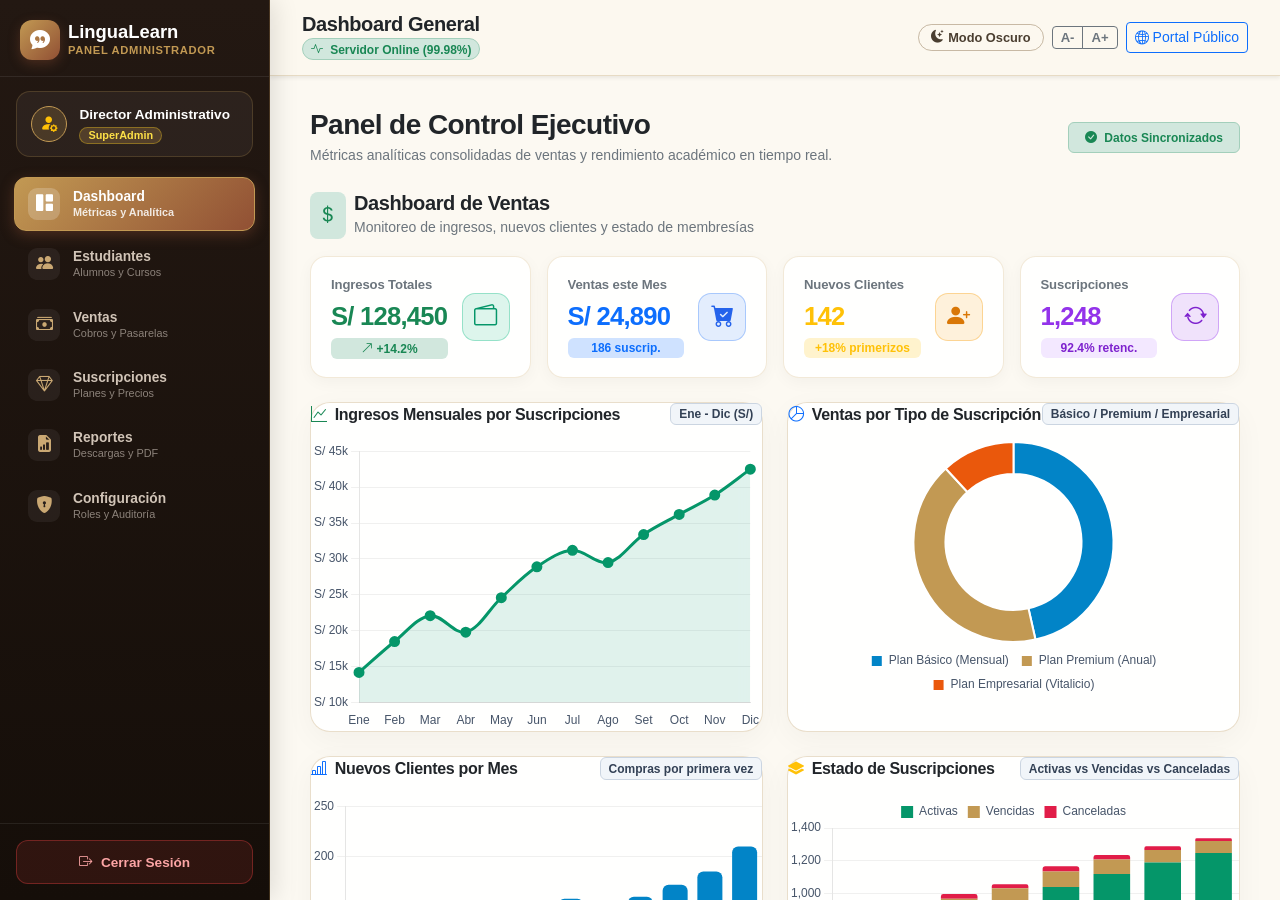
<file: perfil.html>
<!DOCTYPE html>
<html lang="es">
<head>
  <!-- CONTROL DE ACCESO ESTRICTO: REDIRIGIR AL LOGIN SI NO HAY SESIÓN ACTIVA -->
  <script>
    (function () {
      try {
        var user = JSON.parse(localStorage.getItem('lingua_current_user') || '{}');
        if (!user || user.isLoggedIn !== true) {
          window.location.replace('index.html');
        }
      } catch (e) {
        window.location.replace('index.html');
      }
    })();
  </script>

  <meta charset="UTF-8">
  <meta name="viewport" content="width=device-width, initial-scale=1.0">
  <title>LinguaLearn - Mi Perfil y Preferencias</title>
  <!-- Bootstrap 5 CSS -->
  <link href="https://cdn.jsdelivr.net/npm/bootstrap@5.3.3/dist/css/bootstrap.min.css" rel="stylesheet">
  <!-- Bootstrap Icons -->
  <link href="https://cdn.jsdelivr.net/npm/bootstrap-icons@1.11.3/font/bootstrap-icons.min.css" rel="stylesheet">
  <!-- Estilos Personalizados y Accesibilidad -->
  <link rel="stylesheet" href="css/styles.css">
  <link rel="stylesheet" href="css/nuevas_pantallas.css">
  <script>
    if (localStorage.getItem('lingua_theme_reset_warm') !== 'true') {
      localStorage.setItem('lingua_theme', 'light');
      localStorage.setItem('lingua_theme_reset_warm', 'true');
    }
    if (localStorage.getItem('lingua_theme') === 'dark') {
      document.documentElement.setAttribute('data-theme', 'dark');
      if (document.body) {
        document.body.classList.add('dark-mode');
      } else {
        document.addEventListener('DOMContentLoaded', () => document.body.classList.add('dark-mode'));
      }
    }
  </script>
</head>
<body class="profile-page-canvas preload-theme">
  <script>
    if (localStorage.getItem('lingua_theme') === 'dark') {
      document.body.classList.add('dark-mode');
    }
  </script>

<!-- NAVBAR PRINCIPAL HORIZONTAL (FONDO OSCURO TRANSLÚCIDO EN PC / PANEL DE CONTROL EN MÓVIL) -->
  <header class="main-navbar canvas-navbar-warm sticky-top shadow-sm anim-cascade-down stagger-2">
    <div class="container-xl">
      <nav class="navbar navbar-expand-lg p-0" aria-label="Navegación principal">
        <a class="brand-logo-container" href="dashboard.html">
          <div class="brand-icon">
            <i class="bi bi-chat-quote-fill"></i>
          </div>
          <span class="brand-name">LinguaLearn</span>
        </a>

        <!-- Botones de accesibilidad para celulares en barra superior -->
        <div class="d-flex align-items-center gap-2 d-lg-none ms-auto me-2">
          <div class="btn-group btn-group-sm header-font-controls mobile-header-font-controls" role="group" aria-label="Ajuste de tipografía móvil">
            <button type="button" class="btn btn-outline-secondary btn-font-decrease font-size-control-btn" aria-label="Disminuir tamaño de fuente" title="Disminuir tamaño (A-)">A-</button>
            <button type="button" class="btn btn-outline-secondary btn-font-increase font-size-control-btn" aria-label="Aumentar tamaño de fuente" title="Aumentar tamaño (A+)">A+</button>
          </div>
        </div>

        <!-- Botón de Menú Hamburguesa Responsivo para Celulares (máx. 768px) -->
        <button class="navbar-toggler hamburger-nav-btn border-0 p-0" type="button" id="btn-navbar-hamburger" aria-controls="navbarContent" aria-expanded="false" aria-label="Abrir menú de navegación">
          <span class="hamburger-symbol" aria-hidden="true">☰</span>
        </button>

        <div class="collapse navbar-collapse" id="navbarContent">

          <!-- 1. CABECERA EXCLUSIVA DEL OVERLAY MÓVIL (PANTALLA COMPLETA) CON BOTÓN DE CIERRE -->
          <div class="navbar-mobile-header d-lg-none">
            <div class="navbar-mobile-brand">
              <div class="navbar-mobile-brand-icon">
                <i class="bi bi-chat-quote-fill"></i>
              </div>
              <div class="navbar-mobile-brand-text">
                <span class="navbar-mobile-brand-title">LinguaLearn</span>
                <span class="navbar-mobile-brand-subtitle">Panel de Control del Estudiante</span>
              </div>
            </div>
            <button type="button" class="navbar-mobile-close-btn" id="btn-close-navbar-modal" aria-label="Cerrar panel de opciones">
              <i class="bi bi-x-lg"></i>
            </button>
          </div>

          <!-- 2. TARJETA DE PERFIL Y PROGRESO DE SOFÍA (CABECERA DEL OVERLAY MÓVIL) -->
          <div class="navbar-mobile-user-card d-lg-none">
            <div class="d-flex align-items-center gap-3">
              <div class="position-relative flex-shrink-0">
                <img src="assets/sofia.jpg" alt="Foto de perfil de Sofia Martinez" class="header-avatar-img mobile-user-avatar">
                <span class="avatar-online-dot mobile-user-online-dot"></span>
              </div>
              <div class="mobile-user-info">
                <div class="mobile-user-name user-display-name">Sofia Martinez</div>
                <div class="badge bg-primary-subtle text-primary user-level-badge">Nivel A2 - Básico Activo</div>
              </div>
            </div>
            <div class="mobile-user-stats">
              <div class="mobile-stat-chip streak" title="Racha activa">
                <i class="bi bi-fire text-danger"></i> <span class="stat-streak-val">5 días</span>
              </div>
              <div class="mobile-stat-chip xp" title="Experiencia acumulada">
                <i class="bi bi-lightning-charge-fill text-warning"></i> <span class="stat-xp-val">120 XP</span>
              </div>
              <div class="btn-group btn-group-sm header-font-controls mobile-header-font-controls ms-auto" role="group" aria-label="Ajuste de tipografía en menú">
                <button type="button" class="btn btn-outline-secondary btn-font-decrease font-size-control-btn" aria-label="Disminuir tamaño de fuente" title="Disminuir tamaño (A-)">A-</button>
                <button type="button" class="btn btn-outline-secondary btn-font-increase font-size-control-btn" aria-label="Aumentar tamaño de fuente" title="Aumentar tamaño (A+)">A+</button>
              </div>
            </div>
          </div>

          <!-- 3. CUADRÍCULA DE OPCIONES: EN ESCRITORIO ES LA BARRA HORIZONTAL; EN MÓVILES ES EL GRID MODERNO DE TARJETAS TÁCTILES -->
          <ul class="navbar-nav mx-auto mb-2 mb-lg-0 gap-1 navbar-control-grid">
            <li class="nav-item">
              <a class="nav-link nav-link-custom" href="test-diagnostico.html">
                <div class="nav-link-icon-box icon-box-test">
                  <i class="bi bi-clipboard2-check-fill"></i>
                </div>
                <div class="nav-link-text-box">
                  <span class="nav-link-title">Test Diagnóstico</span>
                  <span class="nav-link-desc">Calibración MCER</span>
                </div>
              </a>
            </li>
            <li class="nav-item">
              <a class="nav-link nav-link-custom" href="dashboard.html">
                <div class="nav-link-icon-box icon-box-dashboard">
                  <i class="bi bi-grid-1x2-fill"></i>
                </div>
                <div class="nav-link-text-box">
                  <span class="nav-link-title">Dashboard</span>
                  <span class="nav-link-desc">Ruta y Progreso</span>
                </div>
              </a>
            </li>
            <li class="nav-item">
              <a class="nav-link nav-link-custom" href="leccion.html">
                <div class="nav-link-icon-box icon-box-lesson">
                  <i class="bi bi-book-half"></i>
                </div>
                <div class="nav-link-text-box">
                  <span class="nav-link-title">Lección Activa</span>
                  <span class="nav-link-desc">Práctica Diaria</span>
                </div>
              </a>
            </li>
            <li class="nav-item">
              <a class="nav-link nav-link-custom" href="pronunciacion.html">
                <div class="nav-link-icon-box icon-box-pronounce">
                  <i class="bi bi-mic-fill"></i>
                </div>
                <div class="nav-link-text-box">
                  <span class="nav-link-title">Pronunciación</span>
                  <span class="nav-link-desc">Tutor Fonético</span>
                </div>
              </a>
            </li>
            <li class="nav-item">
              <a class="nav-link nav-link-custom" href="comunidad.html">
                <div class="nav-link-icon-box icon-box-community">
                  <i class="bi bi-people-fill"></i>
                </div>
                <div class="nav-link-text-box">
                  <span class="nav-link-title">Comunidad</span>
                  <span class="nav-link-desc">Salas de Voz</span>
                </div>
              </a>
            </li>
            <li class="nav-item">
              <a class="nav-link nav-link-custom" href="suscripcion.html">
                <div class="nav-link-icon-box icon-box-subs">
                  <i class="bi bi-gem"></i>
                </div>
                <div class="nav-link-text-box">
                  <span class="nav-link-title">Suscripción</span>
                  <span class="nav-link-desc">Planes y Beneficios</span>
                </div>
              </a>
            </li>
            <li class="nav-item">
              <a class="nav-link nav-link-custom" href="soporte.html">
                <div class="nav-link-icon-box icon-box-support">
                  <i class="bi bi-headset"></i>
                </div>
                <div class="nav-link-text-box">
                  <span class="nav-link-title">Soporte</span>
                  <span class="nav-link-desc">Centro de Ayuda</span>
                </div>
              </a>
            </li>
            <li class="nav-item d-lg-none">
              <a class="nav-link nav-link-custom active" aria-current="page" href="perfil.html">
                <div class="nav-link-icon-box icon-box-profile">
                  <i class="bi bi-person-circle"></i>
                </div>
                <div class="nav-link-text-box">
                  <span class="nav-link-title">Mi Perfil</span>
                  <span class="nav-link-desc">Logros y Cuenta</span>
                </div>
              </a>
            </li>
            <li class="nav-item d-lg-none">
              <a class="nav-link nav-link-custom" href="tickets.html">
                <div class="nav-link-icon-box icon-box-tickets">
                  <i class="bi bi-ticket-detailed"></i>
                </div>
                <div class="nav-link-text-box">
                  <span class="nav-link-title">Mis Tickets</span>
                  <span class="nav-link-desc">Consultas y Dudas</span>
                </div>
              </a>
            </li>
            <!-- PESTAÑA EXCLUSIVA PRO (MOSTRADA SOLO SI SOFÍA TIENE PRO ACTIVO) -->
            <li class="nav-item pro-nav-item" id="nav-item-pro-tab" style="display: none;">
              <a class="nav-link nav-link-pro-special" href="panel-pro.html" title="Ingresar a tu espacio exclusivo LinguaLearn PRO">
                <div class="nav-link-icon-box icon-box-pro">
                  <i class="bi bi-stars"></i>
                </div>
                <div class="nav-link-text-box">
                  <span class="nav-link-title">LinguaLearn PRO</span>
                  <span class="nav-link-desc">Espacio Exclusivo</span>
                </div>
              </a>
            </li>
          </ul>

          <!-- 4. PIE DEL OVERLAY MÓVIL: CERRAR SESIÓN DESTACADO DE PANTALLA COMPLETA -->
          <div class="navbar-mobile-footer d-lg-none">
            <button type="button" class="btn-navbar-logout btn-global-logout" aria-label="Cerrar Sesión de la Cuenta">
              <i class="bi bi-box-arrow-right"></i>
              <span>Cerrar Sesión</span>
            </button>
          </div>

          <!-- 5. BARRA DE ESTADO DE USUARIO EN ESCRITORIO (SE OCULTA EN MÓVIL PORQUE YA ESTÁ INTEGRADA EN EL CONTROL CENTER) -->
          <div class="header-user-status-bar d-none d-lg-flex align-items-center gap-2 gap-md-3 flex-nowrap ms-lg-3">
            <div class="header-stat-pill streak flex-shrink-0" title="Racha activa">
              <i class="bi bi-fire"></i> <span class="stat-streak-val">5 días</span>
            </div>
            <div class="header-stat-pill xp flex-shrink-0" title="Experiencia acumulada">
              <i class="bi bi-lightning-charge-fill"></i> <span class="stat-xp-val">120 XP</span>
            </div>
            <!-- Botones de accesibilidad para aumentar y disminuir tamaño de fuente -->
            <div class="btn-group btn-group-sm header-font-controls flex-shrink-0" role="group" aria-label="Ajuste de tipografía">
              <button type="button" class="btn btn-outline-secondary btn-font-decrease font-size-control-btn" aria-label="Disminuir tamaño de fuente" title="Disminuir tamaño (A-)">A-</button>
              <button type="button" class="btn btn-outline-secondary btn-font-increase font-size-control-btn" aria-label="Aumentar tamaño de fuente" title="Aumentar tamaño (A+)">A+</button>
            </div>
            <div class="dropdown header-profile-dropdown flex-shrink-0">
              <button class="header-profile-btn dropdown-toggle d-flex align-items-center gap-2" type="button" id="dropdownUserMenu" data-bs-toggle="dropdown" aria-expanded="false" title="Menú de perfil y cerrar sesión">
                <div class="position-relative">
                  <img src="assets/sofia.jpg" alt="Foto de perfil de Sofia Martinez" class="header-avatar-img">
                  <span class="avatar-online-dot"></span>
                </div>
                <span class="header-profile-name fw-semibold small user-display-name">Sofia Martinez</span>
                <i class="bi bi-chevron-down small text-secondary"></i>
              </button>
              <ul class="dropdown-menu dropdown-menu-end shadow-lg border-0 header-profile-menu p-2" aria-labelledby="dropdownUserMenu">
                <li class="px-3 py-2 border-bottom mb-1 dropdown-user-header">
                  <div class="fw-bold text-dark text-truncate user-display-name">Sofia Martinez</div>
                  <div class="small text-secondary text-truncate" style="font-size: 0.775rem;">sofia.martinez@universidad.edu</div>
                  <div class="badge bg-primary-subtle text-primary mt-1 user-level-badge" style="font-size: 0.7rem;">Nivel A2 - Básico Activo</div>
                </li>
                <li>
                  <a class="dropdown-item rounded-2 py-2 small d-flex align-items-center gap-2 active" href="perfil.html">
                    <i class="bi bi-person-circle text-primary"></i> <span>Mi Perfil y Logros</span>
                  </a>
                </li>
                <li>
                  <a class="dropdown-item rounded-2 py-2 small d-flex align-items-center gap-2" href="dashboard.html">
                    <i class="bi bi-speedometer2 text-success"></i> <span>Mi Dashboard</span>
                  </a>
                </li>
                <li>
                  <a class="dropdown-item rounded-2 py-2 small d-flex align-items-center gap-2" href="suscripcion.html">
                    <i class="bi bi-gem text-warning"></i> <span>Suscripciones de estudio</span>
                  </a>
                </li>
                <li>
                  <a class="dropdown-item rounded-2 py-2 small d-flex align-items-center gap-2" href="tickets.html">
                    <i class="bi bi-ticket-detailed fs-6 text-primary"></i> <span>Mis Tickets</span>
                  </a>
                </li>
                <li>
                  <button type="button" class="dropdown-item rounded-2 py-2 small d-flex align-items-center justify-content-between btn-toggle-darkmode" aria-label="Alternar modo oscuro o claro">
                    <span class="d-flex align-items-center gap-2">
                      <i class="bi bi-moon-stars-fill text-warning"></i> <span class="darkmode-text">Modo Oscuro</span>
                    </span>
                    <span class="badge bg-secondary-subtle text-secondary small">Tema</span>
                  </button>
                </li>
                <li><hr class="dropdown-divider my-1"></li>
                <li>
                  <button type="button" class="dropdown-item rounded-2 py-2 small text-danger d-flex align-items-center gap-2 btn-global-logout fw-bold">
                    <i class="bi bi-box-arrow-right fs-6"></i> <span>Cerrar Sesión</span>
                  </button>
                </li>
              </ul>
            </div>
          </div>
        </div>
      </nav>
    </div>
  </header>

  <main class="py-4" id="main-content">
    <div class="container-xl">

      <!-- =====================================================================
           TARJETA SUPERIOR: ENCABEZADO DE PERFIL (IDÉNTICA AL PROTOTIPO)
           ===================================================================== -->
      <section class="card-custom profile-card-glass p-4 mb-4 anim-cascade stagger-3">
        <div class="d-flex justify-content-between align-items-center flex-wrap gap-4">
          <!-- Información y Avatar de Sofia -->
          <div class="d-flex align-items-center gap-3 flex-wrap">
            <div class="position-relative">
              <img src="assets/sofia.jpg" alt="Foto de perfil de Sofia Martinez" class="rounded-circle shadow-sm" style="width: 84px; height: 84px; object-fit: cover; border: 3px solid #ffffff; box-shadow: 0 0 0 2px rgba(215, 195, 160, 0.7) !important;">
              <span class="position-absolute bottom-0 end-0 bg-primary text-white rounded-circle d-flex align-items-center justify-content-center shadow-sm" style="width: 24px; height: 24px; font-size: 0.7rem; border: 2px solid #ffffff;" title="Estudiante verificado">
                <i class="bi bi-camera-video-fill"></i>
              </span>
            </div>

            <div>
              <div class="d-flex align-items-center gap-2 mb-1 flex-wrap">
                <span class="badge dashboard-pill-glass border px-3 py-1 rounded-pill fw-semibold text-secondary user-level-badge" style="font-size: 0.8rem;">
                  Nivel B1 — Intermedio Activo
                </span>
                <span class="badge px-3 py-1 rounded-pill fw-semibold text-white d-inline-flex align-items-center gap-1" style="background-color: #175438; font-size: 0.8rem;">
                  <i class="bi bi-check-circle-fill"></i> Estudiante Certificado
                </span>
              </div>

              <h1 class="h3 fw-bold mb-1 text-dark user-display-name">Sofia Martinez</h1>
              <div class="text-secondary small mb-1">
                <i class="bi bi-envelope me-1"></i> <span id="user-email-text">sofia.martinez@universidad.edu</span>
              </div>

              <div class="d-flex align-items-center gap-3 text-secondary small flex-wrap">
                <span><i class="bi bi-calendar3 me-1"></i> Miembro desde Octubre 2024</span>
                <span>•</span>
                <span id="profile-meta-text"><i class="bi bi-bullseye me-1"></i> Meta: Inglés Profesional (B2)</span>
              </div>
            </div>
          </div>

          <!-- Botones de Acción (Verde Bosque con Borde Dorado y Animación de Movimiento) -->
          <div class="d-flex align-items-center gap-2 flex-wrap">
            <button type="button" class="btn-profile-forest" data-bs-toggle="modal" data-bs-target="#modal-edit-profile">
              <i class="bi bi-pencil-fill"></i> <span>Editar Perfil</span>
            </button>
            <button type="button" class="btn-profile-forest" onclick="shareAchievements()">
              <i class="bi bi-share-fill"></i> <span>Compartir Logros</span>
            </button>
          </div>
        </div>
      </section>

      <!-- =====================================================================
           LAYOUT DE 3 COLUMNAS DEL PROTOTIPO
           ===================================================================== -->
      <div class="row g-4">

        <!-- -------------------------------------------------------------------
             COLUMNA 1 (IZQUIERDA, 6 COLS): DIFICULTAD ADAPTATIVA & ÁREAS DE INTERÉS
             ------------------------------------------------------------------- -->
        <div class="col-lg-6 d-flex flex-column gap-4">

          <!-- Card 0: Selector de Idioma de Práctica (Multiidioma) -->
          <section class="card-custom profile-card-glass p-4 anim-cascade stagger-4" id="section-language-selector">
            <div class="d-flex justify-content-between align-items-center mb-2 flex-wrap gap-2">
              <div class="d-flex align-items-center gap-2">
                <div class="p-2 bg-primary-subtle text-primary rounded-3 fs-5">
                  <i class="bi bi-translate"></i>
                </div>
                <h2 class="h5 fw-bold mb-0 text-dark">Idioma de Aprendizaje y Práctica</h2>
              </div>
              <span class="badge bg-primary-subtle text-primary border border-primary-subtle px-3 py-1 rounded-pill fw-semibold" id="current-language-badge">
                🇬🇧 Inglés (Activo)
              </span>
            </div>
            <p class="text-secondary small mb-3">
              Selecciona el idioma que deseas practicar. Toda la plataforma (incluyendo el Perfil) se adaptará al idioma seleccionado y serás redirigido al <strong>Test Diagnóstico</strong> para iniciar tu ruta adaptativa.
            </p>

            <!-- 3 Opciones de Idiomas: Inglés, Francés y Portugués -->
            <div class="row g-2 mb-3" id="language-options-group">
              <!-- Opción 1: Inglés (Principal) -->
              <div class="col-4">
                <button type="button" class="language-select-card active w-100 p-3 text-start" data-lang="en">
                  <div class="d-flex align-items-center justify-content-between mb-2">
                    <span class="fs-4">🇬🇧</span>
                    <span class="badge bg-success-subtle text-success border border-success-subtle rounded-pill lang-status-badge" style="font-size: 0.65rem;">Principal</span>
                  </div>
                  <div class="fw-bold text-dark fs-6 mb-1">Inglés</div>
                  <div class="text-secondary small d-none d-sm-block" style="font-size: 0.72rem; line-height: 1.2;">Idioma estándar</div>
                </button>
              </div>

              <!-- Opción 2: Francés -->
              <div class="col-4">
                <button type="button" class="language-select-card w-100 p-3 text-start" data-lang="fr">
                  <div class="d-flex align-items-center justify-content-between mb-2">
                    <span class="fs-4">🇫🇷</span>
                    <span class="badge bg-info-subtle text-info border border-info-subtle rounded-pill lang-status-badge" style="font-size: 0.65rem;">Disponible</span>
                  </div>
                  <div class="fw-bold text-dark fs-6 mb-1">Francés</div>
                  <div class="text-secondary small d-none d-sm-block" style="font-size: 0.72rem; line-height: 1.2;">Français parlé</div>
                </button>
              </div>

              <!-- Opción 3: Portugués -->
              <div class="col-4">
                <button type="button" class="language-select-card w-100 p-3 text-start" data-lang="pt">
                  <div class="d-flex align-items-center justify-content-between mb-2">
                    <span class="fs-4">🇧🇷</span>
                    <span class="badge bg-warning-subtle text-warning border border-warning-subtle rounded-pill lang-status-badge" style="font-size: 0.65rem;">Disponible</span>
                  </div>
                  <div class="fw-bold text-dark fs-6 mb-1">Portugués</div>
                  <div class="text-secondary small d-none d-sm-block" style="font-size: 0.72rem; line-height: 1.2;">Português diário</div>
                </button>
              </div>
            </div>

            <!-- Caja Informativa de Redirección -->
            <div class="p-3 dashboard-container-inset rounded-3 small text-secondary d-flex align-items-center gap-2">
              <i class="bi bi-arrow-repeat text-primary fs-5 flex-shrink-0"></i>
              <span style="font-size: 0.8rem;">
                Al hacer clic en un idioma, se activará en tu perfil y entrarás automáticamente al <strong>Test Diagnóstico</strong> correspondiente.
              </span>
            </div>
          </section>

          <!-- Card 1: Nivel de Dificultad del Algoritmo Adaptativo -->
          <section class="card-custom profile-card-glass p-4 anim-cascade stagger-4">
            <div class="d-flex align-items-center gap-2 mb-2">
              <div class="p-2 bg-primary-subtle text-primary rounded-3 fs-5">
                <i class="bi bi-sliders"></i>
              </div>
              <h2 class="h5 fw-bold mb-0 text-dark">Nivel de Dificultad del Algoritmo Adaptativo</h2>
            </div>
            <p class="text-secondary small mb-3">
              Cambiar tu nivel ajustará el vocabulario y la velocidad del audio en tus próximas lecciones.
            </p>

            <!-- 3 Botones Cápsula con Movimiento y Resplandor -->
            <div class="row g-2 mb-3" id="adaptive-level-group">
              <div class="col-4">
                <button type="button" class="level-capsule-btn active-basico level-select-btn" data-level="Básico" data-code="A1 — A2">
                  <div class="small fw-bold"><i class="bi bi-check2"></i> Básico</div>
                  <div class="small" style="font-size: 0.75rem; opacity: 0.9;">A1 — A2</div>
                </button>
              </div>
              <div class="col-4">
                <button type="button" class="level-capsule-btn level-select-btn" data-level="Intermedio" data-code="B1 — B2">
                  <div class="small fw-bold"><i class="bi bi-circle"></i> Intermedio</div>
                  <div class="small text-secondary" style="font-size: 0.75rem;">B1 — B2</div>
                </button>
              </div>
              <div class="col-4">
                <button type="button" class="level-capsule-btn level-select-btn" data-level="Avanzado" data-code="C1 — C2">
                  <div class="small fw-bold"><i class="bi bi-slash-circle"></i> Avanzado</div>
                  <div class="small text-secondary" style="font-size: 0.75rem;">C1 — C2</div>
                </button>
              </div>
            </div>

            <!-- Caja Informativa de Coaching Adaptativo -->
            <div class="p-3 dashboard-container-inset rounded-3 small text-secondary d-flex align-items-start gap-2">
              <i class="bi bi-info-circle-fill text-primary mt-1"></i>
              <span id="level-coaching-text">
                Actualmente recibiendo ejercicios adaptados para consolidar tiempos pasados simples y preguntas de rutina.
              </span>
            </div>
          </section>

          <!-- Card 2: Áreas de Interés Principales (6 Tiles con Animación Jelly y Movimiento) -->
          <section class="card-custom profile-card-glass p-4 anim-cascade stagger-5">
            <div class="d-flex justify-content-between align-items-center mb-2">
              <div class="d-flex align-items-center gap-2">
                <div class="p-2 bg-warning-subtle text-warning rounded-3 fs-5">
                  <i class="bi bi-puzzle-fill"></i>
                </div>
                <h2 class="h5 fw-bold mb-0 text-dark">¿Cuáles son tus áreas de interés principales?</h2>
              </div>
              <span class="badge dashboard-pill-glass border" id="interests-count-badge">3 seleccionadas</span>
            </div>
            <p class="text-secondary small mb-3">
              Personalizamos los ejemplos de diálogo y textos de lectura según los temas que más te motivan.
            </p>

            <div class="row g-2" id="interests-tiles-container">
              <!-- Tile 1: Viajes y Turismo (Verde Esmeralda/Teal Activo) -->
              <div class="col-4">
                <div class="interest-tile-prototype selected-teal" data-interest="Viajes y Turismo" data-theme="selected-teal">
                  <div>
                    <div class="d-flex align-items-center gap-1 small fw-bold">
                      <i class="bi bi-airplane-fill tile-icon"></i>
                      <span>Viajes y Turismo</span>
                    </div>
                    <span class="d-block text-muted" style="font-size: 0.65rem;">Aeropuertos, reservas y mapas</span>
                  </div>
                  <i class="bi bi-check-square-fill ms-1 fs-6"></i>
                </div>
              </div>

              <!-- Tile 2: Gastronomía y Comida (Rojo Rubí/Terracota Activo) -->
              <div class="col-4">
                <div class="interest-tile-prototype selected-ruby" data-interest="Gastronomía y Comida" data-theme="selected-ruby">
                  <div>
                    <div class="d-flex align-items-center gap-1 small fw-bold">
                      <i class="bi bi-cup-hot-fill tile-icon"></i>
                      <span>Gastronomía y Comida</span>
                    </div>
                    <span class="d-block text-muted" style="font-size: 0.65rem;">Restaurantes y recetas</span>
                  </div>
                  <i class="bi bi-check-square-fill ms-1 fs-6"></i>
                </div>
              </div>

              <!-- Tile 3: Ciencias y Tecnología (Ámbar Dorado Activo) -->
              <div class="col-4">
                <div class="interest-tile-prototype selected-amber" data-interest="Ciencias y Tecnología" data-theme="selected-amber">
                  <div>
                    <div class="d-flex align-items-center gap-1 small fw-bold">
                      <i class="bi bi-people-fill tile-icon"></i>
                      <span>Ciencias y Tecnología</span>
                    </div>
                    <span class="d-block text-muted" style="font-size: 0.65rem;">Innovación y software</span>
                  </div>
                  <i class="bi bi-check-square-fill ms-1 fs-6"></i>
                </div>
              </div>

              <!-- Tile 4: Música y Cultura Pop -->
              <div class="col-4">
                <div class="interest-tile-prototype" data-interest="Música y Cultura Pop" data-theme="selected-teal">
                  <div>
                    <div class="d-flex align-items-center gap-1 small fw-bold text-dark">
                      <i class="bi bi-music-note-beamed tile-icon text-primary"></i>
                      <span>Música y Cultura Pop</span>
                    </div>
                    <span class="d-block text-secondary" style="font-size: 0.65rem;">Letras, series y cine</span>
                  </div>
                  <i class="bi bi-square ms-1 fs-6 text-muted"></i>
                </div>
              </div>

              <!-- Tile 5: Negocios y Entrevistas -->
              <div class="col-4">
                <div class="interest-tile-prototype" data-interest="Negocios y Entrevistas" data-theme="selected-ruby">
                  <div>
                    <div class="d-flex align-items-center gap-1 small fw-bold text-dark">
                      <i class="bi bi-briefcase-fill tile-icon text-warning"></i>
                      <span>Negocios y Entrevistas</span>
                    </div>
                    <span class="d-block text-secondary" style="font-size: 0.65rem;">Emails formales y reuniones</span>
                  </div>
                  <i class="bi bi-square ms-1 fs-6 text-muted"></i>
                </div>
              </div>

              <!-- Tile 6: Ciencia y Tecnología 2 -->
              <div class="col-4">
                <div class="interest-tile-prototype" data-interest="Conversación Cotidiana" data-theme="selected-amber">
                  <div>
                    <div class="d-flex align-items-center gap-1 small fw-bold text-dark">
                      <i class="bi bi-gear-fill tile-icon text-secondary"></i>
                      <span>Ciencia y Tecnología</span>
                    </div>
                    <span class="d-block text-secondary" style="font-size: 0.65rem;">Innovación y software</span>
                  </div>
                  <i class="bi bi-square ms-1 fs-6 text-muted"></i>
                </div>
              </div>
            </div>
          </section>
        </div>

        <!-- -------------------------------------------------------------------
             COLUMNA 2 (CENTRAL, 3 COLS): PROGRESO SEMANAL
             ------------------------------------------------------------------- -->
        <div class="col-lg-3">
          <section class="card-custom profile-card-glass p-4 h-100 d-flex flex-column justify-content-between anim-cascade stagger-5">
            <div>
              <div class="d-flex align-items-center gap-2 mb-3">
                <div class="p-2 bg-success-subtle text-success rounded-3 fs-5">
                  <i class="bi bi-graph-up-arrow"></i>
                </div>
                <h2 class="h5 fw-bold mb-0 text-dark">Progreso Semanal</h2>
              </div>

              <!-- 2 Cajas de Estadísticas -->
              <div class="row g-2 mb-3">
                <div class="col-6">
                  <div class="p-2 dashboard-container-inset rounded-3 text-center">
                    <div class="h4 fw-bold mb-0 text-dark">28</div>
                    <div class="small text-secondary" style="font-size: 0.725rem;">Lecciones</div>
                  </div>
                </div>
                <div class="col-6">
                  <div class="p-2 dashboard-container-inset rounded-3 text-center">
                    <div class="h4 fw-bold mb-0 text-success">92%</div>
                    <div class="small text-secondary" style="font-size: 0.725rem;">Precisión audio</div>
                  </div>
                </div>
              </div>

              <!-- Gráfico de Dedicación Diaria -->
              <div class="d-flex justify-content-between align-items-center small text-secondary mb-2">
                <span class="fw-semibold">Dedicación (horas/día)</span>
                <span class="badge bg-success-subtle text-success border border-success-subtle rounded-pill" style="font-size: 0.68rem;">
                  ● Objetivo cumplido
                </span>
              </div>

              <!-- Barras de los días de la semana con Animación Hover -->
              <div class="d-flex align-items-end justify-content-between pt-3 pb-2 px-1 mb-2 border-bottom" style="height: 140px; border-color: rgba(215, 195, 160, 0.45) !important;">
                <!-- Lun -->
                <div class="chart-bar-column-motion">
                  <div class="chart-bar-item" style="height: 45px;" title="Lunes: 1.0 h"></div>
                  <span class="small text-secondary" style="font-size: 0.725rem;">Lun</span>
                </div>
                <!-- Mar -->
                <div class="chart-bar-column-motion">
                  <div class="chart-bar-item" style="height: 70px;" title="Martes: 1.5 h"></div>
                  <span class="small text-secondary" style="font-size: 0.725rem;">Mar</span>
                </div>
                <!-- Jue -->
                <div class="chart-bar-column-motion">
                  <div class="chart-bar-item" style="height: 95px;" title="Jueves: 2.1 h"></div>
                  <span class="small text-secondary" style="font-size: 0.725rem;">Jue</span>
                </div>
                <!-- Vie -->
                <div class="chart-bar-column-motion">
                  <div class="chart-bar-item" style="height: 75px;" title="Viernes: 1.6 h"></div>
                  <span class="small text-secondary" style="font-size: 0.725rem;">Vie</span>
                </div>
                <!-- Dom (Meta Cumplida) -->
                <div class="chart-bar-column-motion">
                  <div class="chart-bar-item target-met-gold" style="height: 88px;" title="Domingo: 1.9 h (Meta alcanzada)"></div>
                  <span class="small fw-bold text-success" style="font-size: 0.725rem;">Dom</span>
                </div>
              </div>
            </div>

            <div class="pt-2 text-secondary small fw-semibold text-center">
              Total semanal: <strong class="text-dark">7.7 horas</strong>
            </div>
          </section>
        </div>

        <!-- -------------------------------------------------------------------
             COLUMNA 3 (DERECHA, 3 COLS): PREFERENCIAS DE ACCESIBILIDAD & GUARDAR
             ------------------------------------------------------------------- -->
        <div class="col-lg-3 d-flex flex-column justify-content-between">
          <section class="card-custom profile-card-glass p-4 mb-3 anim-cascade stagger-6">
            <div class="d-flex align-items-center gap-2 mb-2">
              <div class="p-2 bg-primary-subtle text-primary rounded-3 fs-5">
                <i class="bi bi-universal-access"></i>
              </div>
              <h2 class="h5 fw-bold mb-0 text-dark">Preferencias de Accesibilidad</h2>
            </div>
            <p class="text-secondary small mb-3">
              Configura ayudas sensoriales para adaptar la experiencia cognitiva a tus necesidades.
            </p>

            <!-- 3 Toggles Interactivos con Relieve y Movimiento -->
            <div class="d-flex flex-column gap-2 mb-2">
              <!-- Switch 1: Subtítulos automáticos -->
              <div class="accessibility-toggle-item">
                <div class="d-flex align-items-center gap-2">
                  <i class="bi bi-badge-cc text-primary fs-5"></i>
                  <div>
                    <strong class="d-block small text-dark" style="font-size: 0.78rem;">Subtítulos automáticos</strong>
                    <span class="text-secondary" style="font-size: 0.65rem;">Transcripción en tiempo real en audios</span>
                  </div>
                </div>
                <div class="form-check form-switch m-0">
                  <input class="form-check-input switch-green fs-5" type="checkbox" role="switch" id="pref-subtitles" checked aria-label="Subtítulos automáticos">
                </div>
              </div>

              <!-- Switch 2: Lectura asistida -->
              <div class="accessibility-toggle-item">
                <div class="d-flex align-items-center gap-2">
                  <i class="bi bi-person-arms-up text-warning fs-5"></i>
                  <div>
                    <strong class="d-block small text-dark" style="font-size: 0.78rem;">Lectura asistida</strong>
                    <span class="text-secondary" style="font-size: 0.65rem;">Optimización para lectores de pantalla</span>
                  </div>
                </div>
                <div class="form-check form-switch m-0">
                  <input class="form-check-input switch-amber fs-5" type="checkbox" role="switch" id="pref-reading" checked aria-label="Lectura asistida">
                </div>
              </div>

              <!-- Switch 3: Reducir animaciones -->
              <div class="accessibility-toggle-item">
                <div class="d-flex align-items-center gap-2">
                  <i class="bi bi-slash-circle text-secondary fs-5"></i>
                  <div>
                    <strong class="d-block small text-dark" style="font-size: 0.78rem;">Reducir animaciones</strong>
                    <span class="text-secondary" style="font-size: 0.65rem;">Minimiza efectos de movimiento y rebote</span>
                  </div>
                </div>
                <div class="form-check form-switch m-0">
                  <input class="form-check-input fs-5" type="checkbox" role="switch" id="pref-motion" aria-label="Reducir animaciones">
                </div>
              </div>
            </div>
          </section>

          <!-- BOTÓN DESTACADO: GUARDAR PREFERENCIAS (VINO/CARMESÍ CON ORO Y RESPLANDOR) -->
          <button type="button" class="btn-save-preferences-wine anim-cascade stagger-7" id="btn-save-prefs" aria-label="Guardar preferencias del perfil">
            <i class="bi bi-floppy2-fill"></i>
            <span>Guardar Preferencias</span>
          </button>
        </div>

      </div>
    </div>
  </main>

  <!-- MODAL PARA EDITAR PERFIL -->
  <div class="modal fade" id="modal-edit-profile" tabindex="-1" aria-labelledby="modalEditProfileLabel" aria-hidden="true">
    <div class="modal-dialog modal-dialog-centered">
      <div class="modal-content profile-card-glass border-0 p-3">
        <div class="modal-header border-bottom-0 pb-0">
          <h2 class="h5 modal-title fw-bold text-dark" id="modalEditProfileLabel">
            <i class="bi bi-pencil-square text-primary me-2"></i> Editar Datos de Perfil
          </h2>
          <button type="button" class="btn-close" data-bs-dismiss="modal" aria-label="Cerrar"></button>
        </div>
        <form id="form-edit-profile">
          <div class="modal-body py-3">
            <div class="mb-3">
              <label for="edit-profile-name" class="form-label small fw-bold">Nombre Completo</label>
              <input type="text" class="form-control dashboard-container-inset" id="edit-profile-name" value="Sofia Martinez" required>
            </div>
            <div class="mb-3">
              <label for="edit-profile-email" class="form-label small fw-bold">Correo Electrónico</label>
              <input type="email" class="form-control dashboard-container-inset" id="edit-profile-email" value="sofia.martinez@universidad.edu" required>
            </div>
            <div class="mb-3">
              <label for="edit-profile-goal" class="form-label small fw-bold">Meta de Aprendizaje</label>
              <select class="form-select dashboard-container-inset" id="edit-profile-goal">
                <option value="Inglés Básico (A2)">Inglés Básico (A2)</option>
                <option value="Inglés Profesional (B2)" selected>Inglés Profesional (B2)</option>
                <option value="Fluidez Avanzada (C1)">Fluidez Avanzada (C1)</option>
              </select>
            </div>
          </div>
          <div class="modal-footer border-top-0 pt-0">
            <button type="button" class="btn dashboard-pill-glass" data-bs-dismiss="modal">Cancelar</button>
            <button type="submit" class="btn btn-profile-forest">Guardar Cambios</button>
          </div>
        </form>
      </div>
    </div>
  </div>

  <!-- MODAL GUÍA DE ATAJOS -->
  <div class="modal fade" id="modal-shortcuts" tabindex="-1" aria-hidden="true">
    <div class="modal-dialog modal-dialog-centered">
      <div class="modal-content profile-card-glass border-0">
        <div class="modal-header border-bottom-0">
          <h3 class="h5 modal-title fw-bold text-dark"><i class="bi bi-keyboard text-primary me-2"></i> Atajos de Teclado</h3>
          <button type="button" class="btn-close" data-bs-dismiss="modal" aria-label="Cerrar"></button>
        </div>
        <div class="modal-body py-3">
          <ul class="list-group list-group-flush small">
            <li class="list-group-item d-flex justify-content-between"><span>Dashboard</span> <kbd class="kbd-badge">Alt + 3</kbd></li>
            <li class="list-group-item d-flex justify-content-between"><span>Lección Activa</span> <kbd class="kbd-badge">Alt + 4</kbd></li>
            <li class="list-group-item d-flex justify-content-between"><span>Mi Perfil</span> <kbd class="kbd-badge">Alt + 5</kbd></li>
          </ul>
        </div>
      </div>
    </div>
  </div>

  <!-- PIE DE PÁGINA ACCESIBLE (TRANSLÚCIDO CÁLIDO) -->
  <footer class="footer-accessible dashboard-footer-warm mt-5 anim-cascade stagger-8">
    <div class="container-xl">
      <div class="row align-items-center g-3">
        <div class="col-md-6 d-flex align-items-center gap-2">
          <div class="brand-icon" style="width: 24px; height: 24px; font-size: 0.8rem;">
            <i class="bi bi-chat-quote-fill"></i>
          </div>
          <strong class="text-dark">LinguaLearn</strong>
          <span class="text-muted small ms-2">Plataforma empática y accesible para el aprendizaje de idiomas.</span>
        </div>
        <div class="col-md-6 text-md-end d-flex flex-wrap justify-content-md-end gap-3 small">
          <a href="#"><i class="bi bi-question-circle"></i> Centro de Ayuda</a>
          <a href="#" data-bs-toggle="modal" data-bs-target="#modal-shortcuts"><i class="bi bi-keyboard"></i> Guía de Atajos</a>
          <a href="#"><i class="bi bi-shield-check"></i> Declaración de Accesibilidad</a>
          <a href="#">Privacidad</a>
        </div>
      </div>
      <div class="text-center text-muted small mt-4 pt-3 border-top" style="border-color: rgba(215, 195, 160, 0.4) !important;">
        © 2024 LinguaLearn. Diseñado bajo estándares WCAG 2.2 AAA.
      </div>
    </div>
  </footer>

  <!-- Bootstrap 5 JS -->
  <script src="https://cdn.jsdelivr.net/npm/bootstrap@5.3.3/dist/js/bootstrap.bundle.min.js"></script>
  <!-- Scripts de la Aplicación -->
  <script src="js/fireflies.js"></script>
  <script src="js/accesibilidad.js"></script>
  <script src="js/app.js"></script>
  <!-- Motor de Internacionalización Global (i18n) -->
  <script src="js/i18n.js"></script>
  <script>
    // Micro-sonido para feedback háptico en interacciones
    function playMicroClick() {
      try {
        const AudioCtx = window.AudioContext || window.webkitAudioContext;
        if (!AudioCtx) return;
        const ctx = new AudioCtx();
        const osc = ctx.createOscillator();
        const gain = ctx.createGain();
        osc.connect(gain);
        gain.connect(ctx.destination);
        osc.frequency.setValueAtTime(540, ctx.currentTime);
        gain.gain.setValueAtTime(0.04, ctx.currentTime);
        gain.gain.exponentialRampToValueAtTime(0.001, ctx.currentTime + 0.05);
        osc.start();
        osc.stop(ctx.currentTime + 0.05);
      } catch (e) {}
    }

    document.addEventListener('DOMContentLoaded', () => {
      // Sincronizar datos del usuario activo
      if (window.LinguaApp && window.LinguaApp.getUser) {
        const user = window.LinguaApp.getUser();
        if (user.name) document.querySelectorAll('.user-display-name').forEach(el => el.textContent = user.name);
        if (user.email) {
          const emailEl = document.getElementById('user-email-text');
          if (emailEl) emailEl.textContent = user.email;
        }
      }

      // =======================================================================
      // 1. MANEJO DE NIVELES ADAPTATIVOS CON ANIMACIÓN DE MOVIMIENTO
      // =======================================================================
      const levelButtons = document.querySelectorAll('.level-select-btn');
      const coachingText = document.getElementById('level-coaching-text');

      const coachingMessages = {
        'Básico': 'Actualmente recibiendo ejercicios adaptados para consolidar tiempos pasados simples y preguntas de rutina.',
        'Intermedio': 'Recibiendo textos con cláusulas subordinadas complejas, modales condicionales y debates profesionales.',
        'Avanzado': 'Entrenamiento de alta precisión fonética, modismos idiomáticos nativos y redacción ejecutiva C1-C2.'
      };

      levelButtons.forEach(btn => {
        btn.addEventListener('click', function () {
          playMicroClick();

          // Animación de rebote elástico
          this.style.animation = 'motionSpringPop 0.35s cubic-bezier(0.34, 1.56, 0.64, 1)';
          setTimeout(() => this.style.animation = '', 350);

          levelButtons.forEach(b => {
            b.classList.remove('active-basico', 'active-intermedio', 'active-avanzado');
            const icon = b.querySelector('i');
            if (icon) icon.className = 'bi bi-circle';
          });

          const chosenLevel = this.getAttribute('data-level');
          if (chosenLevel === 'Básico') {
            this.classList.add('active-basico');
            this.querySelector('i').className = 'bi bi-check2';
          } else if (chosenLevel === 'Intermedio') {
            this.classList.add('active-intermedio');
            this.querySelector('i').className = 'bi bi-check2';
          } else if (chosenLevel === 'Avanzado') {
            this.classList.add('active-avanzado');
            this.querySelector('i').className = 'bi bi-check2';
          }

          if (coachingText) coachingText.textContent = coachingMessages[chosenLevel] || '';

          const user = LinguaApp.getUser();
          user.level = chosenLevel;
          user.levelCode = chosenLevel === 'Básico' ? 'A2' : chosenLevel === 'Intermedio' ? 'B1' : 'C1';
          LinguaApp.saveUser(user);
          LinguaApp.showToast(`Nivel adaptativo ajustado a: ${chosenLevel}`, 'info');
        });
      });

      // =======================================================================
      // 2. MANEJO DE ÁREAS DE INTERÉS CON ANIMACIÓN JELLY
      // =======================================================================
      const interestTiles = document.querySelectorAll('.interest-tile-prototype');
      const countBadge = document.getElementById('interests-count-badge');

      interestTiles.forEach(tile => {
        tile.addEventListener('click', function () {
          playMicroClick();

          // Disparar animación jelly de rebote
          this.classList.add('tile-animating');
          setTimeout(() => this.classList.remove('tile-animating'), 400);

          const theme = this.getAttribute('data-theme') || 'selected-teal';
          const isSelected = this.classList.contains(theme);
          const iconCheck = this.querySelector('i.bi-square, i.bi-check-square-fill');

          if (isSelected) {
            this.classList.remove(theme);
            if (iconCheck) {
              iconCheck.className = 'bi bi-square ms-1 fs-6 text-muted';
            }
          } else {
            this.classList.add(theme);
            if (iconCheck) {
              iconCheck.className = 'bi bi-check-square-fill ms-1 fs-6';
            }
          }

          const selectedCount = document.querySelectorAll('.interest-tile-prototype.selected-teal, .interest-tile-prototype.selected-ruby, .interest-tile-prototype.selected-amber').length;
          if (countBadge) countBadge.textContent = `${selectedCount} seleccionadas`;

          const selectedInterests = Array.from(document.querySelectorAll('.interest-tile-prototype.selected-teal, .interest-tile-prototype.selected-ruby, .interest-tile-prototype.selected-amber')).map(t => t.getAttribute('data-interest'));
          const user = LinguaApp.getUser();
          user.interests = selectedInterests;
          LinguaApp.saveUser(user);
        });
      });

      // =======================================================================
      // 3. GUARDAR PREFERENCIAS CON ANIMACIÓN Y FEEDBACK VISUAL
      // =======================================================================
      const btnSavePrefs = document.getElementById('btn-save-prefs');
      if (btnSavePrefs) {
        btnSavePrefs.addEventListener('click', function () {
          playMicroClick();

          // Animación de compresión y rebote
          this.style.transform = 'scale(0.95)';
          setTimeout(() => {
            this.style.transform = '';
          }, 180);

          const prefSub = document.getElementById('pref-subtitles').checked;
          const prefRead = document.getElementById('pref-reading').checked;
          const prefMot = document.getElementById('pref-motion').checked;

          const user = LinguaApp.getUser();
          user.preferences = {
            autoSubtitles: prefSub,
            assistedReading: prefRead,
            reduceMotion: prefMot
          };
          LinguaApp.saveUser(user);

          if (window.LinguaAccessibility) {
            window.LinguaAccessibility.toggleReduceMotion(prefMot);
          }

          LinguaApp.showToast('Preferencias sensoriales guardadas con éxito.', 'success');
        });
      }

      // =======================================================================
      // 4. MODAL EDITAR PERFIL
      // =======================================================================
      const formEdit = document.getElementById('form-edit-profile');
      if (formEdit) {
        formEdit.addEventListener('submit', (e) => {
          e.preventDefault();
          playMicroClick();
          const newName = document.getElementById('edit-profile-name').value;
          const newEmail = document.getElementById('edit-profile-email').value;

          const user = LinguaApp.getUser();
          user.name = newName;
          user.email = newEmail;
          LinguaApp.saveUser(user);

          document.querySelectorAll('.user-display-name').forEach(el => el.textContent = newName);
          const emailEl = document.getElementById('user-email-text');
          if (emailEl) emailEl.textContent = newEmail;

          const modalEl = document.getElementById('modal-edit-profile');
          const modalInstance = bootstrap.Modal.getInstance(modalEl);
          if (modalInstance) modalInstance.hide();

          LinguaApp.showToast('Perfil actualizado correctamente.', 'success');
        });
      }

      // =======================================================================
      // 5. SELECTOR DE IDIOMA Y REDIRECCIÓN AL TEST DIAGNÓSTICO
      // =======================================================================
      function initLanguageSelector() {
        if (!window.LinguaApp) return;
        const currentLang = LinguaApp.getTargetLanguage();
        const langCards = document.querySelectorAll('.language-select-card');
        const langBadge = document.getElementById('current-language-badge');
        const cfg = LinguaApp.getLanguageConfig(currentLang);

        if (langBadge) {
          langBadge.textContent = `${cfg.flag} ${cfg.name} (Activo)`;
        }

        langCards.forEach(card => {
          const cardLang = card.getAttribute('data-lang');
          if (cardLang === currentLang) {
            card.classList.add('active');
            card.setAttribute('aria-pressed', 'true');
          } else {
            card.classList.remove('active');
            card.setAttribute('aria-pressed', 'false');
          }

          card.addEventListener('click', function () {
            playMicroClick();
            const selectedLang = this.getAttribute('data-lang');
            const targetCfg = LinguaApp.getLanguageConfig(selectedLang);

            langCards.forEach(c => {
              c.classList.remove('active');
              c.setAttribute('aria-pressed', 'false');
            });
            this.classList.add('active');
            this.setAttribute('aria-pressed', 'true');

            if (langBadge) {
              langBadge.textContent = `${targetCfg.flag} ${targetCfg.name} (Activo)`;
            }

            // Guardar preferencia de idioma en localStorage e i18n
            LinguaApp.setTargetLanguage(selectedLang);
            if (window.LinguaI18n && window.LinguaI18n.setLanguage) {
              window.LinguaI18n.setLanguage(selectedLang);
            }

            // Notificación visual y redirección ordenada al Test Diagnóstico
            const toastMsgs = {
              en: 'Language updated to English! Starting Placement Test...',
              fr: 'Langue mise à jour en Français ! Démarrage du Test diagnostique...',
              pt: 'Idioma atualizado para Português! Iniciando Teste Diagnóstico...'
            };
            const toastText = toastMsgs[selectedLang] || `¡Idioma actualizado a ${targetCfg.name}! Iniciando Test Diagnóstico...`;
            LinguaApp.showToast(toastText, 'success');

            setTimeout(() => {
              window.location.href = 'test-diagnostico.html';
            }, 600);
          });
        });
      }

      initLanguageSelector();
    });

    function shareAchievements() {
      playMicroClick();
      if (navigator.clipboard) {
        navigator.clipboard.writeText(window.location.href);
        LinguaApp.showToast('¡Enlace de logros copiado al portapapeles!', 'success');
      } else {
        LinguaApp.showToast('Compartiendo logros de Sofia Martinez.', 'info');
      }
    }
  </script>
</body>
</html>
</file>
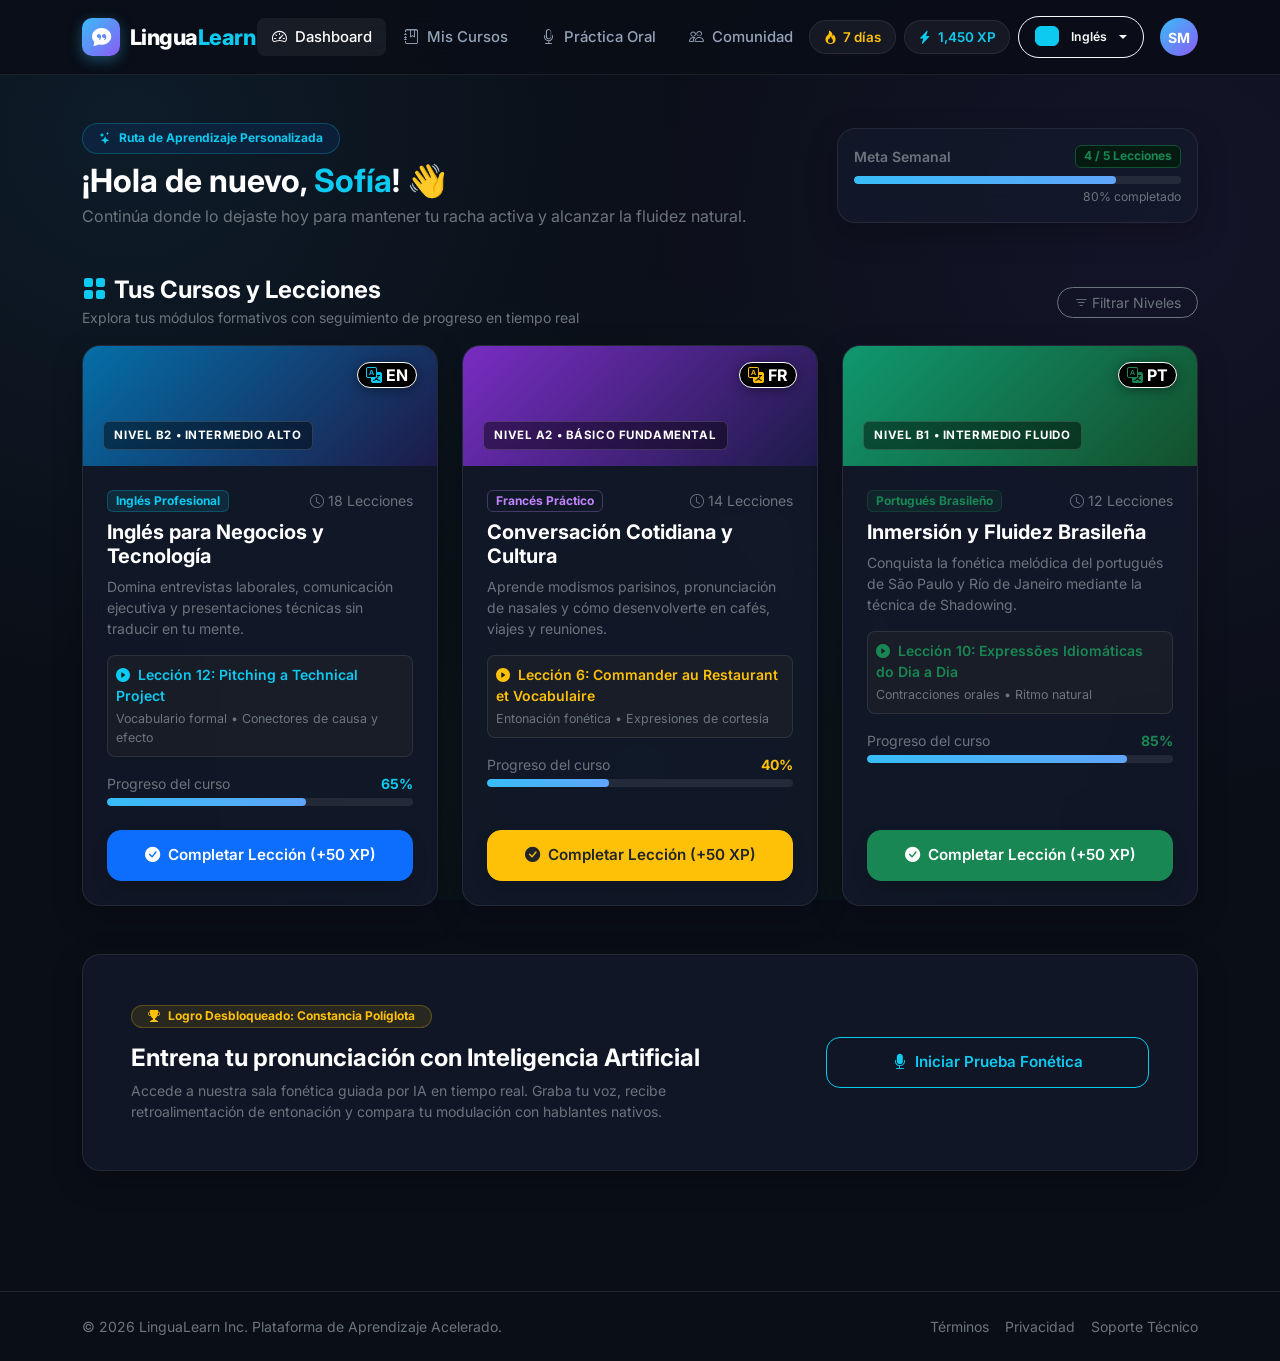
<file: principal.html>
<!DOCTYPE html>
<html lang="es" data-bs-theme="dark">
<head>
  <meta charset="UTF-8">
  <meta name="viewport" content="width=device-width, initial-scale=1.0">
  <title>LinguaLearn - Plataforma Inteligente de Idiomas</title>

  <!-- Google Fonts: Inter para una tipografía moderna y tecnológica -->
  <link rel="preconnect" href="https://fonts.googleapis.com">
  <link rel="preconnect" href="https://fonts.gstatic.com" crossorigin>
  <link href="https://fonts.googleapis.com/css2?family=Inter:wght@300;400;500;600;700;800&display=swap" rel="stylesheet">

  <!-- Bootstrap 5.3 CSS por CDN -->
  <link href="https://cdn.jsdelivr.net/npm/bootstrap@5.3.3/dist/css/bootstrap.min.css" rel="stylesheet">
  
  <!-- Bootstrap Icons por CDN -->
  <link rel="stylesheet" href="https://cdn.jsdelivr.net/npm/bootstrap-icons@1.11.3/font/bootstrap-icons.min.css">

  <!-- Estilos Personalizados: Tema Modo Oscuro Moderno y Efectos Visuales -->
  <style>
    :root {
      --bg-dark-base: #0a0e17;
      --bg-surface-card: rgba(19, 26, 43, 0.75);
      --border-card: rgba(255, 255, 255, 0.08);
      --accent-primary: #38bdf8;
      --accent-primary-hover: #0ea5e9;
      --accent-success: #10b981;
      --accent-warning: #f59e0b;
      --accent-purple: #8b5cf6;
      --text-muted-custom: #94a3b8;
    }

    body {
      font-family: 'Inter', -apple-system, BlinkMacSystemFont, sans-serif;
      background-color: var(--bg-dark-base);
      color: #f1f5f9;
      min-height: 100vh;
      overflow-x: hidden;
      background-image: 
        radial-gradient(circle at 10% 15%, rgba(56, 189, 248, 0.08) 0%, transparent 40%),
        radial-gradient(circle at 90% 25%, rgba(139, 92, 246, 0.08) 0%, transparent 45%),
        radial-gradient(circle at 50% 85%, rgba(16, 185, 129, 0.06) 0%, transparent 50%);
      background-attachment: fixed;
    }

    /* 1. Navbar con estilo Glassmorphic moderno */
    .navbar-glass {
      background: rgba(10, 14, 23, 0.85);
      backdrop-filter: blur(16px);
      -webkit-backdrop-filter: blur(16px);
      border-bottom: 1px solid var(--border-card);
      transition: all 0.3s ease;
    }

    .brand-logo {
      font-weight: 800;
      font-size: 1.35rem;
      letter-spacing: -0.5px;
      color: #ffffff;
      text-decoration: none;
      display: flex;
      align-items: center;
      gap: 0.6rem;
    }

    .brand-icon-box {
      width: 38px;
      height: 38px;
      border-radius: 10px;
      background: linear-gradient(135deg, var(--accent-primary) 0%, var(--accent-purple) 100%);
      display: flex;
      align-items: center;
      justify-content: center;
      color: #ffffff;
      font-size: 1.2rem;
      box-shadow: 0 4px 14px rgba(56, 189, 248, 0.35);
    }

    .nav-link {
      font-weight: 500;
      font-size: 0.93rem;
      color: var(--text-muted-custom) !important;
      padding: 0.5rem 0.9rem !important;
      border-radius: 8px;
      transition: all 0.2s ease;
    }

    .nav-link:hover, .nav-link.active {
      color: #ffffff !important;
      background: rgba(255, 255, 255, 0.06);
    }

    /* Píldoras de racha y estado en el navbar */
    .stat-badge-nav {
      background: rgba(255, 255, 255, 0.05);
      border: 1px solid var(--border-card);
      border-radius: 20px;
      padding: 0.35rem 0.85rem;
      font-size: 0.84rem;
      font-weight: 600;
      display: inline-flex;
      align-items: center;
      gap: 0.4rem;
    }

    /* 2. Tarjetas de cursos y métricas con Glassmorphism */
    .card-dark-glass {
      background: var(--bg-surface-card);
      backdrop-filter: blur(14px);
      -webkit-backdrop-filter: blur(14px);
      border: 1px solid var(--border-card);
      border-radius: 18px;
      box-shadow: 0 10px 30px rgba(0, 0, 0, 0.25);
      transition: transform 0.3s cubic-bezier(0.16, 1, 0.3, 1), box-shadow 0.3s ease, border-color 0.3s ease;
      overflow: hidden;
      position: relative;
    }

    .card-dark-glass:hover {
      transform: translateY(-5px);
      border-color: rgba(56, 189, 248, 0.35);
      box-shadow: 0 16px 40px rgba(0, 0, 0, 0.45), 0 0 20px rgba(56, 189, 248, 0.12);
    }

    /* Banners temáticos con gradientes para cada curso */
    .course-banner {
      height: 120px;
      position: relative;
      display: flex;
      align-items: flex-end;
      padding: 1rem 1.25rem;
    }

    .course-banner-en {
      background: linear-gradient(135deg, rgba(2, 132, 199, 0.8) 0%, rgba(30, 27, 75, 0.95) 100%);
    }

    .course-banner-fr {
      background: linear-gradient(135deg, rgba(147, 51, 234, 0.8) 0%, rgba(30, 27, 75, 0.95) 100%);
    }

    .course-banner-pt {
      background: linear-gradient(135deg, rgba(16, 185, 129, 0.8) 0%, rgba(20, 83, 45, 0.95) 100%);
    }

    .course-lang-flag {
      position: absolute;
      top: 1rem;
      right: 1.25rem;
      font-size: 1.75rem;
      filter: drop-shadow(0 2px 6px rgba(0,0,0,0.4));
    }

    .course-badge-level {
      font-size: 0.72rem;
      font-weight: 700;
      letter-spacing: 0.05em;
      text-transform: uppercase;
      padding: 0.28rem 0.65rem;
      border-radius: 6px;
      background: rgba(0, 0, 0, 0.45);
      backdrop-filter: blur(8px);
      border: 1px solid rgba(255, 255, 255, 0.15);
      color: #ffffff;
    }

    /* Barras de progreso personalizadas */
    .progress-custom {
      height: 8px;
      background-color: rgba(255, 255, 255, 0.08);
      border-radius: 999px;
      overflow: hidden;
    }

    .progress-bar-custom {
      background: linear-gradient(90deg, var(--accent-primary) 0%, #60a5fa 100%);
      border-radius: 999px;
      transition: width 0.8s cubic-bezier(0.16, 1, 0.3, 1);
    }

    .progress-bar-completed {
      background: linear-gradient(90deg, var(--accent-success) 0%, #34d399 100%) !important;
    }

    /* =========================================================================
       DISEÑO TÁCTIL AMIGABLE Y ERGONÓMICO (TOUCH-FRIENDLY BUTTONS)
       ========================================================================= */
    .btn,
    .btn-action-course,
    .dropdown-toggle,
    .navbar-toggler {
      touch-action: manipulation;
      -webkit-tap-highlight-color: transparent;
      user-select: none;
      -webkit-user-select: none;
    }

    /* Botones de acción interactivos */
    .btn-action-course {
      border-radius: 14px;
      font-weight: 600;
      font-size: 0.95rem;
      padding: 0.82rem 1.35rem;
      min-height: 48px;
      display: inline-flex;
      align-items: center;
      justify-content: center;
      gap: 0.6rem;
      transition: transform 0.15s ease, background-color 0.2s ease, box-shadow 0.2s ease, filter 0.15s ease;
    }

    /* Feedback háptico visual inmediato en pantalla táctil */
    .btn:active,
    .btn-action-course:active {
      transform: scale(0.97) !important;
      filter: brightness(0.92);
    }

    @media (hover: hover) and (pointer: fine) {
      .btn-action-course:hover {
        transform: translateY(-2px);
      }
    }

    /* Botones optimizados para uso con una sola mano (Thumb-friendly) */
    .btn-touch-mobile {
      min-height: 48px !important;
      padding: 0.8rem 1.25rem !important;
      font-size: 0.95rem !important;
      border-radius: 14px !important;
      display: inline-flex !important;
      align-items: center !important;
      justify-content: center !important;
      gap: 0.5rem !important;
    }

    /* Animación de pulso para botón completado */
    .completed-pulse {
      animation: completeGlow 1.2s ease-in-out;
    }

    @keyframes completeGlow {
      0% { box-shadow: 0 0 0 0 rgba(16, 185, 129, 0.7); }
      70% { box-shadow: 0 0 0 16px rgba(16, 185, 129, 0); }
      100% { box-shadow: 0 0 0 0 rgba(16, 185, 129, 0); }
    }

    /* =========================================================================
       COMPORTAMIENTO EN HORIZONTAL (MOBILE LANDSCAPE ANTI-JUMP)
       Evita que la pantalla salte a columnas múltiples de escritorio en celulares
       ========================================================================= */
    @media (orientation: landscape) and (max-height: 600px) {
      /* 1. Mantiene el contenedor centrado y óptimo para lectura */
      .container {
        max-width: 680px !important;
        padding-left: 1.25rem !important;
        padding-right: 1.25rem !important;
      }

      /* 2. Evita el salto a columnas de escritorio: mantiene apilado vertical (1 columna) */
      .row > [class*="col-md-"],
      .row > [class*="col-lg-"],
      .row > [class*="col-xl-"] {
        flex: 0 0 100% !important;
        max-width: 100% !important;
        width: 100% !important;
      }

      /* 3. Botones de acción al 100% de ancho para fácil pulsación con cualquier pulgar */
      .btn-action-course,
      .btn-landscape-full {
        width: 100% !important;
        min-height: 50px !important;
        font-size: 1rem !important;
      }

      /* 4. Compactar banners decorativos para maximizar espacio vertical útil */
      .course-banner {
        height: 85px !important;
        padding: 0.75rem 1.25rem !important;
      }

      .card-dark-glass .card-body {
        padding: 1.25rem !important;
      }

      /* 5. Menú hamburguesa accesible con scroll independiente en apaisado */
      .navbar-collapse {
        max-height: 75vh;
        overflow-y: auto;
        -webkit-overflow-scrolling: touch;
        padding-bottom: 1.5rem;
      }

      /* 6. Espaciado de seguridad para barras del sistema y notch de cámara */
      body {
        padding-left: env(safe-area-inset-left);
        padding-right: env(safe-area-inset-right);
      }
    }

    /* Toast Flotante Personalizado */
    .toast-container-custom {
      position: fixed;
      bottom: 24px;
      right: 24px;
      z-index: 1080;
    }

    .toast-custom {
      background: rgba(19, 26, 43, 0.95);
      backdrop-filter: blur(12px);
      border: 1px solid var(--accent-success);
      color: #ffffff;
      border-radius: 14px;
      box-shadow: 0 10px 30px rgba(0, 0, 0, 0.5);
    }
  
    /* Bloqueo de fondo y menú flotante superpuesto en móviles */
    body.mobile-menu-open {
      overflow: hidden !important;
      height: 100vh !important;
      height: 100dvh !important;
      touch-action: none !important;
      overscroll-behavior: none !important;
    }

    @media (max-width: 991.98px), ((orientation: landscape) and (max-height: 600px)) {
      #navbarMain.collapse.show {
        position: fixed !important;
        top: 64px !important;
        left: 12px !important;
        right: 12px !important;
        width: auto !important;
        max-height: 80vh !important;
        max-height: 80dvh !important;
        max-height: calc(100vh - 80px) !important;
        max-height: calc(100dvh - 80px) !important;
        padding-bottom: max(2rem, env(safe-area-inset-bottom, 24px)) !important;
        background: rgba(10, 14, 23, 0.98) !important;
        backdrop-filter: blur(24px) !important;
        -webkit-backdrop-filter: blur(24px) !important;
        border: 1px solid rgba(56, 189, 248, 0.4) !important;
        border-radius: 20px !important;
        padding: 1.25rem 1rem !important;
        box-shadow: 0 24px 60px rgba(0, 0, 0, 0.8), 0 0 0 100vmax rgba(0, 0, 0, 0.65) !important;
        overflow-y: auto !important;
        overflow-x: hidden !important;
        -webkit-overflow-scrolling: touch !important;
        overscroll-behavior-y: contain !important;
        z-index: 1055 !important;
        animation: navbarModalSlideDown 0.25s cubic-bezier(0.16, 1, 0.3, 1) forwards !important;
      }

      @keyframes navbarModalSlideDown {
        0% { opacity: 0; transform: translateY(-12px) scale(0.98); }
        100% { opacity: 1; transform: translateY(0) scale(1); }
      }
    }

  </style>
</head>
<body>

  <!-- =========================================================================
       1. BARRA DE NAVEGACIÓN SUPERIOR (NAVBAR RESPONSIVE CON COLAPSO & IDIOMAS)
       ========================================================================= -->
  <nav class="navbar navbar-expand-lg navbar-glass sticky-top py-3" aria-label="Navegación principal">
    <div class="container">
      
      <!-- Logo y Nombre de Marca -->
      <a class="brand-logo" href="#">
        <div class="brand-icon-box">
          <i class="bi bi-chat-quote-fill"></i>
        </div>
        <span>Lingua<span class="text-info">Learn</span></span>
      </a>

      <!-- Botón Hamburguesa para Móviles (Responsive Toggler) -->
      <button class="navbar-toggler border-0 text-white p-2" type="button" data-bs-toggle="collapse" data-bs-target="#navbarMain" aria-controls="navbarMain" aria-expanded="false" aria-label="Alternar menú">
        <i class="bi bi-list fs-2"></i>
      </button>

      <!-- Menú Colapsable -->
      <div class="collapse navbar-collapse" id="navbarMain">
        <!-- Enlaces Principales de Navegación -->
        <ul class="navbar-nav mx-auto mb-2 mb-lg-0 gap-1">
          <li class="nav-item">
            <a class="nav-link active" aria-current="page" href="#"><i class="bi bi-speedometer2 me-1"></i> Dashboard</a>
          </li>
          <li class="nav-item">
            <a class="nav-link" href="#"><i class="bi bi-journal-bookmark me-1"></i> Mis Cursos</a>
          </li>
          <li class="nav-item">
            <a class="nav-link" href="#"><i class="bi bi-mic me-1"></i> Práctica Oral</a>
          </li>
          <li class="nav-item">
            <a class="nav-link" href="#"><i class="bi bi-people me-1"></i> Comunidad</a>
          </li>
        </ul>

        <!-- Menú Derecho: Racha, Selector de Idiomas y Perfil de Usuario -->
        <div class="d-flex align-items-center flex-wrap gap-2 pt-2 pt-lg-0">
          
          <!-- Indicador de Racha (Gamificación) -->
          <div class="stat-badge-nav text-warning" title="Días seguidos aprendiendo">
            <i class="bi bi-fire text-warning"></i>
            <span id="streak-counter">7 días</span>
          </div>

          <!-- Indicador de Puntos XP -->
          <div class="stat-badge-nav text-info" title="Experiencia total ganada">
            <i class="bi bi-lightning-charge-fill"></i>
            <span id="xp-counter">1,450 XP</span>
          </div>

          <!-- Selector Desplegable de Idioma Activo (Dropdown) -->
          <div class="dropdown">
            <button class="btn btn-outline-light btn-sm dropdown-toggle rounded-pill px-3 py-2 d-inline-flex align-items-center gap-2" style="min-height: 42px;" type="button" id="languageDropdown" data-bs-toggle="dropdown" aria-expanded="false">
              <span id="current-lang-flag" class="badge bg-info bg-opacity-20 text-info border border-info border-opacity-30 rounded px-1 me-1 small">EN</span>
              <span id="current-lang-text" class="fw-semibold small">Inglés</span>
            </button>
            <ul class="dropdown-menu dropdown-menu-end shadow-lg border-secondary border-opacity-25" aria-labelledby="languageDropdown">
              <li>
                <a class="dropdown-item d-flex align-items-center gap-2 py-2" href="#" onclick="changeLanguage('EN', 'Inglés', 'en')">
                  <span class='badge bg-info bg-opacity-25 text-info rounded px-2 py-1'>EN</span> <span>Inglés (English)</span>
                </a>
              </li>
              <li>
                <a class="dropdown-item d-flex align-items-center gap-2 py-2" href="#" onclick="changeLanguage('FR', 'Francés', 'fr')">
                  <span class='badge bg-purple bg-opacity-25 text-white rounded px-2 py-1' style='background: #8b5cf6 !important;'>FR</span> <span>Francés (Français)</span>
                </a>
              </li>
              <li>
                <a class="dropdown-item d-flex align-items-center gap-2 py-2" href="#" onclick="changeLanguage('PT', 'Portugués', 'pt')">
                  <span class='badge bg-success bg-opacity-25 text-success rounded px-2 py-1'>PT</span> <span>Portugués (Português)</span>
                </a>
              </li>
            </ul>
          </div>

          <!-- Avatar de Perfil de Usuario -->
          <div class="d-flex align-items-center gap-2 ms-lg-2">
            <div class="rounded-circle p-1" style="background: linear-gradient(135deg, var(--accent-primary), var(--accent-purple)); width: 38px; height: 38px; display: flex; align-items: center; justify-content: center;">
              <span class="fw-bold small text-white">SM</span>
            </div>
          </div>

        </div>
      </div>
    </div>
  </nav>

  <!-- =========================================================================
       2. CONTENIDO PRINCIPAL: DASHBOARD EDUCATIVO (SISTEMA DE REJILLA .ROW .COLS)
       ========================================================================= -->
  <main class="container py-4 py-md-5">

    <!-- Sección de Bienvenida y Resumen Rápido -->
    <div class="row align-items-center g-3 mb-4 mb-md-5">
      <div class="col-12 col-md-8">
        <div class="d-inline-flex align-items-center gap-2 badge bg-primary bg-opacity-10 text-info border border-info border-opacity-25 px-3 py-2 rounded-pill mb-2">
          <i class="bi bi-stars"></i> Ruta de Aprendizaje Personalizada
        </div>
        <h1 class="h2 fw-bold text-white mb-1">¡Hola de nuevo, <span class="text-info">Sofía</span>! 👋</h1>
        <p class="text-secondary mb-0" id="welcome-message">
          Continúa donde lo dejaste hoy para mantener tu racha activa y alcanzar la fluidez natural.
        </p>
      </div>

      <!-- Tarjeta Resumen de Meta Semanal -->
      <div class="col-12 col-md-4">
        <div class="card-dark-glass p-3">
          <div class="d-flex justify-content-between align-items-center mb-2">
            <span class="small fw-semibold text-secondary">Meta Semanal</span>
            <span class="badge bg-success-subtle text-success border border-success-subtle" id="kpi-lessons-status">4 / 5 Lecciones</span>
          </div>
          <div class="progress progress-custom mb-1">
            <div class="progress-bar progress-bar-custom" id="weekly-progress-bar" role="progressbar" style="width: 80%;" aria-valuenow="80" aria-valuemin="0" aria-valuemax="100"></div>
          </div>
          <div class="small text-secondary text-end" style="font-size: 0.76rem;">80% completado</div>
        </div>
      </div>
    </div>

    <!-- Título de Sección de Cursos -->
    <div class="d-flex justify-content-between align-items-center mb-3">
      <div>
        <h2 class="h4 fw-bold text-white mb-0"><i class="bi bi-grid-fill text-info me-2"></i>Tus Cursos y Lecciones</h2>
        <span class="text-secondary small">Explora tus módulos formativos con seguimiento de progreso en tiempo real</span>
      </div>
      <button class="btn btn-sm btn-outline-secondary rounded-pill px-3 d-none d-sm-inline-flex align-items-center gap-1">
        <i class="bi bi-filter"></i> Filtrar Niveles
      </button>
    </div>

    <!-- Rejilla Responsive de Cursos Disponibles (.row con columnas adaptables) -->
    <div class="row g-4 mb-5">

      <!-- ==========================================
           CURSO 1: INGLÉS AVANZADO (B2)
           ========================================== -->
      <div class="col-12 col-md-6 col-lg-4">
        <div class="card card-dark-glass h-100" id="card-course-1">
          
          <!-- Banner Superior del Curso -->
          <div class="course-banner course-banner-en">
            <span class="course-lang-flag badge bg-black bg-opacity-60 border border-white border-opacity-20 rounded-pill px-2 py-1 fs-6"><i class="bi bi-translate text-info me-1"></i>EN</span>
            <span class="course-badge-level">Nivel B2 &bull; Intermedio Alto</span>
          </div>

          <!-- Cuerpo de la Tarjeta -->
          <div class="card-body p-4 d-flex flex-column justify-content-between">
            <div>
              <div class="d-flex justify-content-between align-items-center mb-2">
                <span class="badge bg-info bg-opacity-10 text-info border border-info border-opacity-25 small">
                  Inglés Profesional
                </span>
                <span class="small text-secondary"><i class="bi bi-clock me-1"></i>18 Lecciones</span>
              </div>

              <h3 class="h5 fw-bold text-white mb-2" id="title-course-1">Inglés para Negocios y Tecnología</h3>
              <p class="small text-secondary mb-3">
                Domina entrevistas laborales, comunicación ejecutiva y presentaciones técnicas sin traducir en tu mente.
              </p>

              <!-- Módulo y Lección Activa -->
              <div class="p-2 rounded-3 bg-dark bg-opacity-50 border border-secondary border-opacity-25 mb-3 small">
                <div class="text-info fw-semibold mb-1" id="lesson-name-1">
                  <i class="bi bi-play-circle-fill me-1"></i> Lección 12: Pitching a Technical Project
                </div>
                <div class="text-secondary" style="font-size: 0.78rem;">Vocabulario formal &bull; Conectores de causa y efecto</div>
              </div>

              <!-- Barra de Progreso del Curso -->
              <div class="mb-3">
                <div class="d-flex justify-content-between align-items-center small mb-1">
                  <span class="text-secondary">Progreso del curso</span>
                  <span class="fw-bold text-info" id="percent-label-1">65%</span>
                </div>
                <div class="progress progress-custom">
                  <div class="progress-bar progress-bar-custom" id="progress-bar-1" role="progressbar" style="width: 65%;" aria-valuenow="65" aria-valuemin="0" aria-valuemax="100"></div>
                </div>
              </div>
            </div>

            <!-- Botón Interactivo de Acción -->
            <div class="mt-2">
              <button type="button" class="btn btn-primary btn-action-course w-100 d-flex align-items-center justify-content-center gap-2 shadow" id="btn-course-1" onclick="completeLesson(1, 'Inglés para Negocios', 15)">
                <i class="bi bi-check-circle-fill"></i>
                <span id="btn-text-1">Completar Lección (+50 XP)</span>
              </button>
            </div>
          </div>
        </div>
      </div>

      <!-- ==========================================
           CURSO 2: FRANCÉS CONVERSACIONAL (A2)
           ========================================== -->
      <div class="col-12 col-md-6 col-lg-4">
        <div class="card card-dark-glass h-100" id="card-course-2">
          
          <!-- Banner Superior del Curso -->
          <div class="course-banner course-banner-fr">
            <span class="course-lang-flag badge bg-black bg-opacity-60 border border-white border-opacity-20 rounded-pill px-2 py-1 fs-6"><i class="bi bi-translate text-warning me-1"></i>FR</span>
            <span class="course-badge-level">Nivel A2 &bull; Básico Fundamental</span>
          </div>

          <!-- Cuerpo de la Tarjeta -->
          <div class="card-body p-4 d-flex flex-column justify-content-between">
            <div>
              <div class="d-flex justify-content-between align-items-center mb-2">
                <span class="badge bg-purple bg-opacity-10 text-purple border border-purple border-opacity-25 small" style="color: #c084fc !important; border-color: rgba(192, 132, 252, 0.3) !important;">
                  Francés Práctico
                </span>
                <span class="small text-secondary"><i class="bi bi-clock me-1"></i>14 Lecciones</span>
              </div>

              <h3 class="h5 fw-bold text-white mb-2" id="title-course-2">Conversación Cotidiana y Cultura</h3>
              <p class="small text-secondary mb-3">
                Aprende modismos parisinos, pronunciación de nasales y cómo desenvolverte en cafés, viajes y reuniones.
              </p>

              <!-- Módulo y Lección Activa -->
              <div class="p-2 rounded-3 bg-dark bg-opacity-50 border border-secondary border-opacity-25 mb-3 small">
                <div class="text-warning fw-semibold mb-1" id="lesson-name-2">
                  <i class="bi bi-play-circle-fill me-1"></i> Lección 6: Commander au Restaurant et Vocabulaire
                </div>
                <div class="text-secondary" style="font-size: 0.78rem;">Entonación fonética &bull; Expresiones de cortesía</div>
              </div>

              <!-- Barra de Progreso del Curso -->
              <div class="mb-3">
                <div class="d-flex justify-content-between align-items-center small mb-1">
                  <span class="text-secondary">Progreso del curso</span>
                  <span class="fw-bold text-warning" id="percent-label-2">40%</span>
                </div>
                <div class="progress progress-custom">
                  <div class="progress-bar progress-bar-custom bg-warning" id="progress-bar-2" role="progressbar" style="width: 40%;" aria-valuenow="40" aria-valuemin="0" aria-valuemax="100"></div>
                </div>
              </div>
            </div>

            <!-- Botón Interactivo de Acción -->
            <div class="mt-2">
              <button type="button" class="btn btn-warning btn-action-course w-100 d-flex align-items-center justify-content-center gap-2 text-dark shadow" id="btn-course-2" onclick="completeLesson(2, 'Conversación en Francés', 20)">
                <i class="bi bi-check-circle-fill"></i>
                <span id="btn-text-2">Completar Lección (+50 XP)</span>
              </button>
            </div>
          </div>
        </div>
      </div>

      <!-- ==========================================
           CURSO 3: PORTUGUÉS DE BRASIL (B1)
           ========================================== -->
      <div class="col-12 col-md-6 col-lg-4">
        <div class="card card-dark-glass h-100" id="card-course-3">
          
          <!-- Banner Superior del Curso -->
          <div class="course-banner course-banner-pt">
            <span class="course-lang-flag badge bg-black bg-opacity-60 border border-white border-opacity-20 rounded-pill px-2 py-1 fs-6"><i class="bi bi-translate text-success me-1"></i>PT</span>
            <span class="course-badge-level">Nivel B1 &bull; Intermedio Fluido</span>
          </div>

          <!-- Cuerpo de la Tarjeta -->
          <div class="card-body p-4 d-flex flex-column justify-content-between">
            <div>
              <div class="d-flex justify-content-between align-items-center mb-2">
                <span class="badge bg-success bg-opacity-10 text-success border border-success border-opacity-25 small">
                  Portugués Brasileño
                </span>
                <span class="small text-secondary"><i class="bi bi-clock me-1"></i>12 Lecciones</span>
              </div>

              <h3 class="h5 fw-bold text-white mb-2" id="title-course-3">Inmersión y Fluidez Brasileña</h3>
              <p class="small text-secondary mb-3">
                Conquista la fonética melódica del portugués de São Paulo y Río de Janeiro mediante la técnica de Shadowing.
              </p>

              <!-- Módulo y Lección Activa -->
              <div class="p-2 rounded-3 bg-dark bg-opacity-50 border border-secondary border-opacity-25 mb-3 small">
                <div class="text-success fw-semibold mb-1" id="lesson-name-3">
                  <i class="bi bi-play-circle-fill me-1"></i> Lección 10: Expressões Idiomáticas do Dia a Dia
                </div>
                <div class="text-secondary" style="font-size: 0.78rem;">Contracciones orales &bull; Ritmo natural</div>
              </div>

              <!-- Barra de Progreso del Curso -->
              <div class="mb-3">
                <div class="d-flex justify-content-between align-items-center small mb-1">
                  <span class="text-secondary">Progreso del curso</span>
                  <span class="fw-bold text-success" id="percent-label-3">85%</span>
                </div>
                <div class="progress progress-custom">
                  <div class="progress-bar progress-bar-custom bg-success" id="progress-bar-3" role="progressbar" style="width: 85%;" aria-valuenow="85" aria-valuemin="0" aria-valuemax="100"></div>
                </div>
              </div>
            </div>

            <!-- Botón Interactivo de Acción -->
            <div class="mt-2">
              <button type="button" class="btn btn-success btn-action-course w-100 d-flex align-items-center justify-content-center gap-2 shadow" id="btn-course-3" onclick="completeLesson(3, 'Portugués Brasileño', 15)">
                <i class="bi bi-check-circle-fill"></i>
                <span id="btn-text-3">Completar Lección (+50 XP)</span>
              </button>
            </div>
          </div>
        </div>
      </div>

    </div>

    <!-- Banner Inferior de Logros y Práctica Inteligente -->
    <div class="card-dark-glass p-4 p-md-5 mb-4">
      <div class="row align-items-center g-4">
        <div class="col-12 col-lg-8">
          <div class="d-inline-flex align-items-center gap-2 badge bg-warning bg-opacity-10 text-warning border border-warning border-opacity-25 px-3 py-1 rounded-pill mb-3">
            <i class="bi bi-trophy-fill"></i> Logro Desbloqueado: Constancia Políglota
          </div>
          <h3 class="h4 fw-bold text-white mb-2">Entrena tu pronunciación con Inteligencia Artificial</h3>
          <p class="text-secondary small mb-0" style="max-width: 600px;">
            Accede a nuestra sala fonética guiada por IA en tiempo real. Graba tu voz, recibe retroalimentación de entonación y compara tu modulación con hablantes nativos.
          </p>
        </div>
        <div class="col-12 col-lg-4 text-lg-end">
          <button type="button" class="btn btn-outline-info rounded-pill px-4 py-2 fw-semibold d-inline-flex align-items-center justify-content-center gap-2 btn-touch-mobile w-100 w-lg-auto" onclick="simulateVoiceTest()">
            <i class="bi bi-mic-fill"></i> Iniciar Prueba Fonética
          </button>
        </div>
      </div>
    </div>

  </main>

  <!-- =========================================================================
       3. TOAST FLOTANTE Y ALERTAS VISUALES DE ÉXITO (BOOTSTRAP 5)
       ========================================================================= -->
  <div class="toast-container toast-container-custom">
    <div id="liveToast" class="toast toast-custom align-items-center border-0" role="alert" aria-live="assertive" aria-atomic="true">
      <div class="d-flex p-2">
        <div class="toast-body d-flex align-items-center gap-3">
          <div class="rounded-circle bg-success text-white p-2 d-flex align-items-center justify-content-center" style="width: 38px; height: 38px;">
            <i class="bi bi-check2-circle fs-4"></i>
          </div>
          <div>
            <div class="fw-bold" id="toast-title">¡Lección Completada con Éxito!</div>
            <div class="small text-secondary" id="toast-message">Has sumado +50 XP a tu perfil educativo.</div>
          </div>
        </div>
        <button type="button" class="btn-close btn-close-white me-2 m-auto" data-bs-dismiss="toast" aria-label="Cerrar"></button>
      </div>
    </div>
  </div>

  <!-- Footer Simple y Tecnológico -->
  <footer class="border-top border-secondary border-opacity-25 py-4 mt-5 text-center text-secondary small">
    <div class="container">
      <div class="d-flex flex-column flex-sm-row justify-content-between align-items-center gap-2">
        <span>&copy; 2026 LinguaLearn Inc. Plataforma de Aprendizaje Acelerado.</span>
        <div class="d-flex gap-3">
          <a href="#" class="text-secondary text-decoration-none hover-white">Términos</a>
          <a href="#" class="text-secondary text-decoration-none hover-white">Privacidad</a>
          <a href="#" class="text-secondary text-decoration-none hover-white">Soporte Técnico</a>
        </div>
      </div>
    </div>
  </footer>

  <!-- =========================================================================
       4. SCRIPTS DE INTERACTIVIDAD (BOOTSTRAP BUNDLE JS & LÓGICA DE EVENTOS)
       ========================================================================= -->
  <!-- Bootstrap 5 Bundle JS (incluye Popper) por CDN -->
  <script src="https://cdn.jsdelivr.net/npm/bootstrap@5.3.3/dist/js/bootstrap.bundle.min.js"></script>

  <script>
    // Variables de estado del usuario
    let userXP = 1450;
    let userStreak = 7;
    const courseState = {
      1: { percent: 65, completed: false },
      2: { percent: 40, completed: false },
      3: { percent: 85, completed: false }
    };

    /**
     * Función para cambiar el idioma activo de la plataforma
     * Actualiza el botón del Navbar y emite una notificación de cambio
     */
    function changeLanguage(flag, name, langCode) {
      document.getElementById('current-lang-flag').textContent = flag;
      document.getElementById('current-lang-text').textContent = name;

      const welcomeMap = {
        'en': 'Keep going today to maintain your daily streak and achieve natural fluency.',
        'fr': 'Continuez aujourd’hui pour maintenir votre série active et atteindre la fluidité.',
        'pt': 'Continue hoje para manter sua sequência ativa e alcançar a fluência natural.'
      };

      const msg = welcomeMap[langCode] || welcomeMap['en'];
      document.getElementById('welcome-message').textContent = msg;

      showToast(
        `Idioma seleccionado: ${flag} ${name}`,
        'La interfaz y las recomendaciones se han actualizado.'
      );
    }

    /**
     * Función interactiva para completar una lección
     * Aplica animaciones visuales, incrementa barra de progreso, suma XP y lanza el Toast
     */
    function completeLesson(courseId, courseTitle, incrementPercent) {
      const state = courseState[courseId];
      if (!state) return;

      const card = document.getElementById(`card-course-${courseId}`);
      const btn = document.getElementById(`btn-course-${courseId}`);
      const btnText = document.getElementById(`btn-text-${courseId}`);
      const progressBar = document.getElementById(`progress-bar-${courseId}`);
      const percentLabel = document.getElementById(`percent-label-${courseId}`);

      // Calcular nuevo porcentaje (hasta 100%)
      state.percent = Math.min(100, state.percent + incrementPercent);
      progressBar.style.width = state.percent + '%';
      progressBar.setAttribute('aria-valuenow', state.percent);
      percentLabel.textContent = state.percent + '%';

      // Sumar experiencia (XP)
      userXP += 50;
      document.getElementById('xp-counter').textContent = `${userXP.toLocaleString()} XP`;

      // Efecto visual en la tarjeta
      card.classList.add('completed-pulse');
      setTimeout(() => card.classList.remove('completed-pulse'), 1200);

      // Si llegó al 100%, cambiar estilo a completado
      if (state.percent === 100) {
        state.completed = true;
        progressBar.classList.add('progress-bar-completed');
        btn.classList.remove('btn-primary', 'btn-warning');
        btn.classList.add('btn-outline-success');
        btnText.innerHTML = '<i class="bi bi-check-all me-1"></i> Módulo Completado';
        btn.disabled = true;

        showToast(
          `¡Enhorabuena! Has dominado el curso de ${courseTitle}`,
          `¡100% completado! Has ganado +50 XP y un certificado digital.`
        );
      } else {
        btnText.innerHTML = '<i class="bi bi-check2"></i> ¡Lección Guardada! (+50 XP)';
        setTimeout(() => {
          btnText.innerHTML = 'Continuar Lección (+50 XP)';
        }, 2000);

        showToast(
          `¡Lección Completada: ${courseTitle}!`,
          `Tu progreso aumentó al ${state.percent}%. ¡Has ganado +50 XP!`
        );
      }

      // Actualizar meta semanal
      const weeklyBar = document.getElementById('weekly-progress-bar');
      weeklyBar.style.width = '100%';
      document.getElementById('kpi-lessons-status').textContent = '5 / 5 Lecciones (Completado)';
      document.getElementById('kpi-lessons-status').className = 'badge bg-success text-white';
    }

    /**
     * Muestra el componente Toast de Bootstrap 5 de forma flotante
     */
    function showToast(title, message) {
      document.getElementById('toast-title').textContent = title;
      document.getElementById('toast-message').textContent = message;
      
      const toastEl = document.getElementById('liveToast');
      const toastInstance = bootstrap.Toast.getOrCreateInstance(toastEl, { delay: 4000 });
      toastInstance.show();
    }

    /**
     * Simulación de prueba fonética interactiva
     */
    function simulateVoiceTest() {
      showToast(
        'Micrófono Activado',
        'Escuchando tu pronunciación en tiempo real... Puntuación fonética: 96% de precisión.'
      );
    }
  
    // Control de bloqueo de scroll de fondo y cierre táctil en móvil
    const navbarMainEl = document.getElementById('navbarMain');
    if (navbarMainEl) {
      navbarMainEl.addEventListener('show.bs.collapse', () => {
        document.body.classList.add('mobile-menu-open');
      });
      navbarMainEl.addEventListener('hidden.bs.collapse', () => {
        document.body.classList.remove('mobile-menu-open');
      });
      navbarMainEl.querySelectorAll('a, .nav-link, .dropdown-item').forEach(item => {
        item.addEventListener('click', () => {
          if (!item.classList.contains('dropdown-toggle')) {
            const bsCollapse = bootstrap.Collapse.getInstance(navbarMainEl);
            if (bsCollapse) bsCollapse.hide();
            document.body.classList.remove('mobile-menu-open');
          }
        });
      });
    }

  </script>
</body>
</html>
</file>
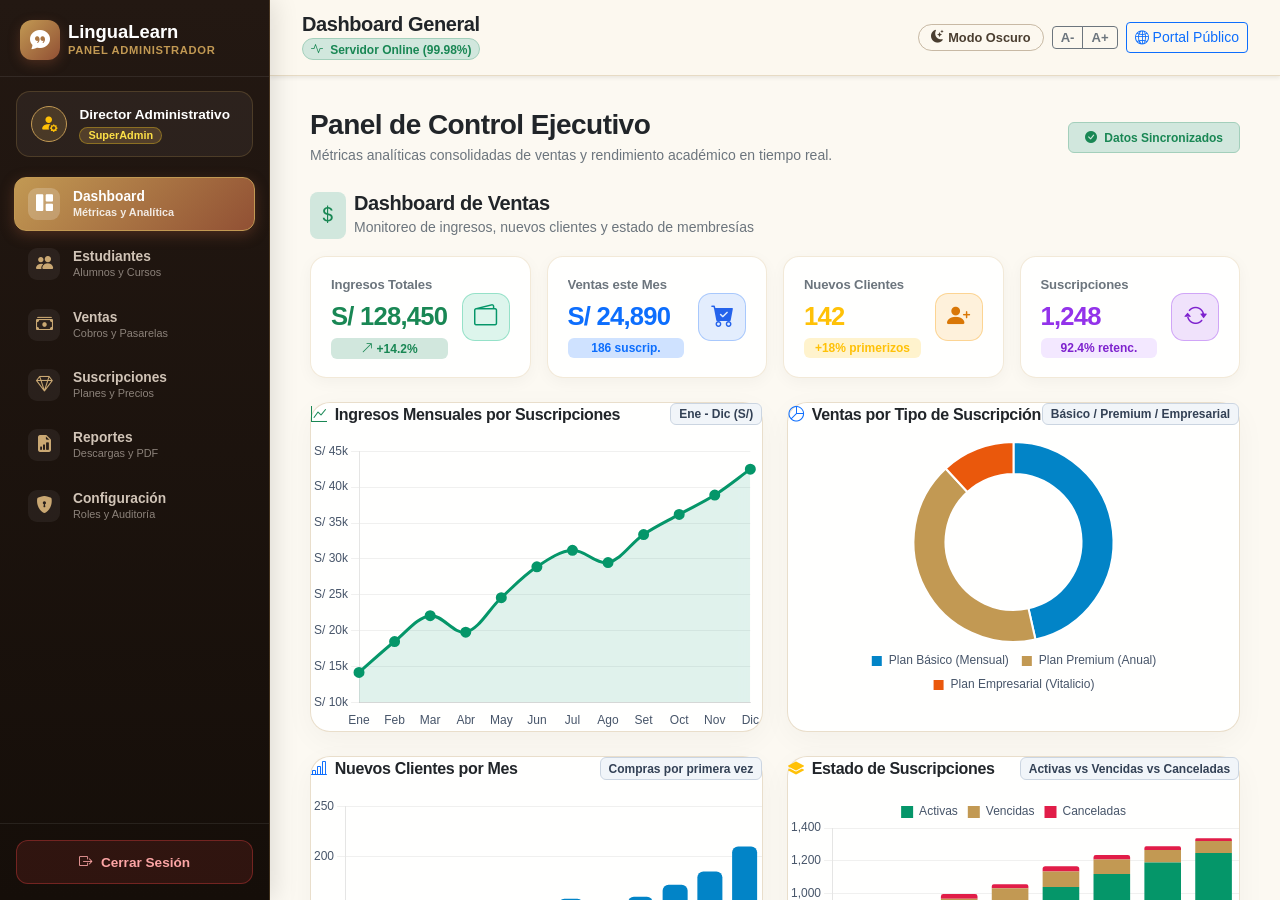
<file: pronunciacion.html>
<!DOCTYPE html>
<html lang="es">
<head>
  <!-- CONTROL DE ACCESO ESTRICTO: REDIRIGIR AL LOGIN SI NO HAY SESIÓN ACTIVA -->
  <script>
    (function () {
      try {
        var user = JSON.parse(localStorage.getItem('lingua_current_user') || '{}');
        if (!user || user.isLoggedIn !== true) {
          window.location.replace('index.html');
        }
      } catch (e) {
        window.location.replace('index.html');
      }
    })();
  </script>

  <meta charset="UTF-8">
  <meta name="viewport" content="width=device-width, initial-scale=1.0">
  <title>LinguaLearn - Práctica Oral y Ejercicio de Pronunciación</title>
  <!-- Bootstrap 5 CSS -->
  <link href="https://cdn.jsdelivr.net/npm/bootstrap@5.3.3/dist/css/bootstrap.min.css" rel="stylesheet">
  <!-- Bootstrap Icons -->
  <link href="https://cdn.jsdelivr.net/npm/bootstrap-icons@1.11.3/font/bootstrap-icons.min.css" rel="stylesheet">
  <!-- Estilos Personalizados y Nuevas Pantallas -->
  <link rel="stylesheet" href="css/styles.css">
  <link rel="stylesheet" href="css/nuevas_pantallas.css">
  <script>
    if (localStorage.getItem('lingua_theme_reset_warm') !== 'true') {
      localStorage.setItem('lingua_theme', 'light');
      localStorage.setItem('lingua_theme_reset_warm', 'true');
    }
    if (localStorage.getItem('lingua_theme') === 'dark') {
      document.documentElement.setAttribute('data-theme', 'dark');
      if (document.body) {
        document.body.classList.add('dark-mode');
      } else {
        document.addEventListener('DOMContentLoaded', () => document.body.classList.add('dark-mode'));
      }
    }
  </script>
</head>
<body class="pronunciation-canvas preload-theme">
  <script>
    if (localStorage.getItem('lingua_theme') === 'dark') {
      document.body.classList.add('dark-mode');
    }
  </script>

<!-- NAVBAR PRINCIPAL HORIZONTAL (FONDO OSCURO TRANSLÚCIDO EN PC / PANEL DE CONTROL EN MÓVIL) -->
  <header class="main-navbar canvas-navbar-warm sticky-top shadow-sm anim-cascade-down stagger-2">
    <div class="container-xl">
      <nav class="navbar navbar-expand-lg p-0" aria-label="Navegación principal">
        <a class="brand-logo-container" href="dashboard.html">
          <div class="brand-icon">
            <i class="bi bi-chat-quote-fill"></i>
          </div>
          <span class="brand-name">LinguaLearn</span>
        </a>

        <!-- Botones de accesibilidad para celulares en barra superior -->
        <div class="d-flex align-items-center gap-2 d-lg-none ms-auto me-2">
          <div class="btn-group btn-group-sm header-font-controls mobile-header-font-controls" role="group" aria-label="Ajuste de tipografía móvil">
            <button type="button" class="btn btn-outline-secondary btn-font-decrease font-size-control-btn" aria-label="Disminuir tamaño de fuente" title="Disminuir tamaño (A-)">A-</button>
            <button type="button" class="btn btn-outline-secondary btn-font-increase font-size-control-btn" aria-label="Aumentar tamaño de fuente" title="Aumentar tamaño (A+)">A+</button>
          </div>
        </div>

        <!-- Botón de Menú Hamburguesa Responsivo para Celulares (máx. 768px) -->
        <button class="navbar-toggler hamburger-nav-btn border-0 p-0" type="button" id="btn-navbar-hamburger" aria-controls="navbarContent" aria-expanded="false" aria-label="Abrir menú de navegación">
          <span class="hamburger-symbol" aria-hidden="true">☰</span>
        </button>

        <div class="collapse navbar-collapse" id="navbarContent">

          <!-- 1. CABECERA EXCLUSIVA DEL OVERLAY MÓVIL (PANTALLA COMPLETA) CON BOTÓN DE CIERRE -->
          <div class="navbar-mobile-header d-lg-none">
            <div class="navbar-mobile-brand">
              <div class="navbar-mobile-brand-icon">
                <i class="bi bi-chat-quote-fill"></i>
              </div>
              <div class="navbar-mobile-brand-text">
                <span class="navbar-mobile-brand-title">LinguaLearn</span>
                <span class="navbar-mobile-brand-subtitle">Panel de Control del Estudiante</span>
              </div>
            </div>
            <button type="button" class="navbar-mobile-close-btn" id="btn-close-navbar-modal" aria-label="Cerrar panel de opciones">
              <i class="bi bi-x-lg"></i>
            </button>
          </div>

          <!-- 2. TARJETA DE PERFIL Y PROGRESO DE SOFÍA (CABECERA DEL OVERLAY MÓVIL) -->
          <div class="navbar-mobile-user-card d-lg-none">
            <div class="d-flex align-items-center gap-3">
              <div class="position-relative flex-shrink-0">
                <img src="assets/sofia.jpg" alt="Foto de perfil de Sofia Martinez" class="header-avatar-img mobile-user-avatar">
                <span class="avatar-online-dot mobile-user-online-dot"></span>
              </div>
              <div class="mobile-user-info">
                <div class="mobile-user-name user-display-name">Sofia Martinez</div>
                <div class="badge bg-primary-subtle text-primary user-level-badge">Nivel A2 - Básico Activo</div>
              </div>
            </div>
            <div class="mobile-user-stats">
              <div class="mobile-stat-chip streak" title="Racha activa">
                <i class="bi bi-fire text-danger"></i> <span class="stat-streak-val">5 días</span>
              </div>
              <div class="mobile-stat-chip xp" title="Experiencia acumulada">
                <i class="bi bi-lightning-charge-fill text-warning"></i> <span class="stat-xp-val">120 XP</span>
              </div>
              <div class="btn-group btn-group-sm header-font-controls mobile-header-font-controls ms-auto" role="group" aria-label="Ajuste de tipografía en menú">
                <button type="button" class="btn btn-outline-secondary btn-font-decrease font-size-control-btn" aria-label="Disminuir tamaño de fuente" title="Disminuir tamaño (A-)">A-</button>
                <button type="button" class="btn btn-outline-secondary btn-font-increase font-size-control-btn" aria-label="Aumentar tamaño de fuente" title="Aumentar tamaño (A+)">A+</button>
              </div>
            </div>
          </div>

          <!-- 3. CUADRÍCULA DE OPCIONES: EN ESCRITORIO ES LA BARRA HORIZONTAL; EN MÓVILES ES EL GRID MODERNO DE TARJETAS TÁCTILES -->
          <ul class="navbar-nav mx-auto mb-2 mb-lg-0 gap-1 navbar-control-grid">
            <li class="nav-item">
              <a class="nav-link nav-link-custom" href="test-diagnostico.html">
                <div class="nav-link-icon-box icon-box-test">
                  <i class="bi bi-clipboard2-check-fill"></i>
                </div>
                <div class="nav-link-text-box">
                  <span class="nav-link-title">Test Diagnóstico</span>
                  <span class="nav-link-desc">Calibración MCER</span>
                </div>
              </a>
            </li>
            <li class="nav-item">
              <a class="nav-link nav-link-custom" href="dashboard.html">
                <div class="nav-link-icon-box icon-box-dashboard">
                  <i class="bi bi-grid-1x2-fill"></i>
                </div>
                <div class="nav-link-text-box">
                  <span class="nav-link-title">Dashboard</span>
                  <span class="nav-link-desc">Ruta y Progreso</span>
                </div>
              </a>
            </li>
            <li class="nav-item">
              <a class="nav-link nav-link-custom" href="leccion.html">
                <div class="nav-link-icon-box icon-box-lesson">
                  <i class="bi bi-book-half"></i>
                </div>
                <div class="nav-link-text-box">
                  <span class="nav-link-title">Lección Activa</span>
                  <span class="nav-link-desc">Práctica Diaria</span>
                </div>
              </a>
            </li>
            <li class="nav-item">
              <a class="nav-link nav-link-custom active" aria-current="page" href="pronunciacion.html">
                <div class="nav-link-icon-box icon-box-pronounce">
                  <i class="bi bi-mic-fill"></i>
                </div>
                <div class="nav-link-text-box">
                  <span class="nav-link-title">Pronunciación</span>
                  <span class="nav-link-desc">Tutor Fonético</span>
                </div>
              </a>
            </li>
            <li class="nav-item">
              <a class="nav-link nav-link-custom" href="comunidad.html">
                <div class="nav-link-icon-box icon-box-community">
                  <i class="bi bi-people-fill"></i>
                </div>
                <div class="nav-link-text-box">
                  <span class="nav-link-title">Comunidad</span>
                  <span class="nav-link-desc">Salas de Voz</span>
                </div>
              </a>
            </li>
            <li class="nav-item">
              <a class="nav-link nav-link-custom" href="suscripcion.html">
                <div class="nav-link-icon-box icon-box-subs">
                  <i class="bi bi-gem"></i>
                </div>
                <div class="nav-link-text-box">
                  <span class="nav-link-title">Suscripción</span>
                  <span class="nav-link-desc">Planes y Beneficios</span>
                </div>
              </a>
            </li>
            <li class="nav-item">
              <a class="nav-link nav-link-custom" href="soporte.html">
                <div class="nav-link-icon-box icon-box-support">
                  <i class="bi bi-headset"></i>
                </div>
                <div class="nav-link-text-box">
                  <span class="nav-link-title">Soporte</span>
                  <span class="nav-link-desc">Centro de Ayuda</span>
                </div>
              </a>
            </li>
            <li class="nav-item d-lg-none">
              <a class="nav-link nav-link-custom" href="perfil.html">
                <div class="nav-link-icon-box icon-box-profile">
                  <i class="bi bi-person-circle"></i>
                </div>
                <div class="nav-link-text-box">
                  <span class="nav-link-title">Mi Perfil</span>
                  <span class="nav-link-desc">Logros y Cuenta</span>
                </div>
              </a>
            </li>
            <li class="nav-item d-lg-none">
              <a class="nav-link nav-link-custom" href="tickets.html">
                <div class="nav-link-icon-box icon-box-tickets">
                  <i class="bi bi-ticket-detailed"></i>
                </div>
                <div class="nav-link-text-box">
                  <span class="nav-link-title">Mis Tickets</span>
                  <span class="nav-link-desc">Consultas y Dudas</span>
                </div>
              </a>
            </li>
            <!-- PESTAÑA EXCLUSIVA PRO (MOSTRADA SOLO SI SOFÍA TIENE PRO ACTIVO) -->
            <li class="nav-item pro-nav-item" id="nav-item-pro-tab" style="display: none;">
              <a class="nav-link nav-link-pro-special" href="panel-pro.html" title="Ingresar a tu espacio exclusivo LinguaLearn PRO">
                <div class="nav-link-icon-box icon-box-pro">
                  <i class="bi bi-stars"></i>
                </div>
                <div class="nav-link-text-box">
                  <span class="nav-link-title">LinguaLearn PRO</span>
                  <span class="nav-link-desc">Espacio Exclusivo</span>
                </div>
              </a>
            </li>
          </ul>

          <!-- 4. PIE DEL OVERLAY MÓVIL: CERRAR SESIÓN DESTACADO DE PANTALLA COMPLETA -->
          <div class="navbar-mobile-footer d-lg-none">
            <button type="button" class="btn-navbar-logout btn-global-logout" aria-label="Cerrar Sesión de la Cuenta">
              <i class="bi bi-box-arrow-right"></i>
              <span>Cerrar Sesión</span>
            </button>
          </div>

          <!-- 5. BARRA DE ESTADO DE USUARIO EN ESCRITORIO (SE OCULTA EN MÓVIL PORQUE YA ESTÁ INTEGRADA EN EL CONTROL CENTER) -->
          <div class="header-user-status-bar d-none d-lg-flex align-items-center gap-2 gap-md-3 flex-nowrap ms-lg-3">
            <div class="header-stat-pill streak flex-shrink-0" title="Racha activa">
              <i class="bi bi-fire"></i> <span class="stat-streak-val">5 días</span>
            </div>
            <div class="header-stat-pill xp flex-shrink-0" title="Experiencia acumulada">
              <i class="bi bi-lightning-charge-fill"></i> <span class="stat-xp-val">120 XP</span>
            </div>
            <!-- Botones de accesibilidad para aumentar y disminuir tamaño de fuente -->
            <div class="btn-group btn-group-sm header-font-controls flex-shrink-0" role="group" aria-label="Ajuste de tipografía">
              <button type="button" class="btn btn-outline-secondary btn-font-decrease font-size-control-btn" aria-label="Disminuir tamaño de fuente" title="Disminuir tamaño (A-)">A-</button>
              <button type="button" class="btn btn-outline-secondary btn-font-increase font-size-control-btn" aria-label="Aumentar tamaño de fuente" title="Aumentar tamaño (A+)">A+</button>
            </div>
            <div class="dropdown header-profile-dropdown flex-shrink-0">
              <button class="header-profile-btn dropdown-toggle d-flex align-items-center gap-2" type="button" id="dropdownUserMenu" data-bs-toggle="dropdown" aria-expanded="false" title="Menú de perfil y cerrar sesión">
                <div class="position-relative">
                  <img src="assets/sofia.jpg" alt="Foto de perfil de Sofia Martinez" class="header-avatar-img">
                  <span class="avatar-online-dot"></span>
                </div>
                <span class="header-profile-name fw-semibold small user-display-name">Sofia Martinez</span>
                <i class="bi bi-chevron-down small text-secondary"></i>
              </button>
              <ul class="dropdown-menu dropdown-menu-end shadow-lg border-0 header-profile-menu p-2" aria-labelledby="dropdownUserMenu">
                <li class="px-3 py-2 border-bottom mb-1 dropdown-user-header">
                  <div class="fw-bold text-dark text-truncate user-display-name">Sofia Martinez</div>
                  <div class="small text-secondary text-truncate" style="font-size: 0.775rem;">sofia.martinez@universidad.edu</div>
                  <div class="badge bg-primary-subtle text-primary mt-1 user-level-badge" style="font-size: 0.7rem;">Nivel A2 - Básico Activo</div>
                </li>
                <li>
                  <a class="dropdown-item rounded-2 py-2 small d-flex align-items-center gap-2" href="perfil.html">
                    <i class="bi bi-person-circle text-primary"></i> <span>Mi Perfil y Logros</span>
                  </a>
                </li>
                <li>
                  <a class="dropdown-item rounded-2 py-2 small d-flex align-items-center gap-2" href="dashboard.html">
                    <i class="bi bi-speedometer2 text-success"></i> <span>Mi Dashboard</span>
                  </a>
                </li>
                <li>
                  <a class="dropdown-item rounded-2 py-2 small d-flex align-items-center gap-2" href="suscripcion.html">
                    <i class="bi bi-gem text-warning"></i> <span>Suscripciones de estudio</span>
                  </a>
                </li>
                <li>
                  <a class="dropdown-item rounded-2 py-2 small d-flex align-items-center gap-2" href="tickets.html">
                    <i class="bi bi-ticket-detailed fs-6 text-primary"></i> <span>Mis Tickets</span>
                  </a>
                </li>
                <li>
                  <button type="button" class="dropdown-item rounded-2 py-2 small d-flex align-items-center justify-content-between btn-toggle-darkmode" aria-label="Alternar modo oscuro o claro">
                    <span class="d-flex align-items-center gap-2">
                      <i class="bi bi-moon-stars-fill text-warning"></i> <span class="darkmode-text">Modo Oscuro</span>
                    </span>
                    <span class="badge bg-secondary-subtle text-secondary small">Tema</span>
                  </button>
                </li>
                <li><hr class="dropdown-divider my-1"></li>
                <li>
                  <button type="button" class="dropdown-item rounded-2 py-2 small text-danger d-flex align-items-center gap-2 btn-global-logout fw-bold">
                    <i class="bi bi-box-arrow-right fs-6"></i> <span>Cerrar Sesión</span>
                  </button>
                </li>
              </ul>
            </div>
          </div>
        </div>
      </nav>
    </div>
  </header>

  <main class="py-4 py-md-5" id="main-content">
    <div class="container-xl" style="max-width: 900px;">

      <!-- BARRA DE PROGRESO DEL EJERCICIO -->
      <div class="card-custom test-card-glass mb-4 p-3 anim-cascade stagger-3">
        <div class="d-flex justify-content-between align-items-center mb-2 flex-wrap gap-2">
          <div class="d-flex align-items-center gap-2 flex-wrap">
            <span class="badge bg-primary text-white rounded-pill px-3 py-1">Voz y Habla</span>
            <span class="badge bg-primary-subtle text-primary border border-primary-subtle rounded-pill active-target-lang-badge">🇬🇧 Inglés</span>
            <span class="fw-bold small text-dark" id="exercise-step-label">Ejercicio 1 de 5 · Práctica de Fonética</span>
          </div>
          <div class="d-flex align-items-center gap-2 small">
            <span class="badge bg-success-subtle text-success border">+15 XP al completar</span>
            <span class="fw-bold text-primary" id="exercise-progress-pct">50% completado</span>
          </div>
        </div>
        <div class="cloud-progress-track" style="height: 12px;">
          <div class="cloud-progress-fluid" id="exercise-progress-bar" style="width: 50%;"></div>
        </div>
      </div>

      <!-- =========================================================================
           ÁREA PRINCIPAL DE EJERCICIO DE PRONUNCIACIÓN
           ========================================================================= -->
      <div class="card-custom test-card-glass p-4 p-md-5 mb-4 text-center anim-cascade stagger-4">
        
        <div class="d-flex justify-content-between align-items-center mb-4">
          <span class="badge bg-primary-subtle text-primary px-3 py-1 rounded-pill small">
            <i class="bi bi-mic me-1"></i> Reconocimiento de Voz Asistido por IA
          </span>
          <span class="small text-secondary"><i class="bi bi-shield-check"></i> Modo seguro sin penalización</span>
        </div>

        <p class="small text-uppercase text-secondary fw-bold letter-spacing-1 mb-2">
          Pronuncia en voz alta la siguiente oración:
        </p>

        <!-- FRASE EN INGLÉS EN TEXTO GRANDE Y DESTACADO -->
        <h1 class="display-6 fw-bold mb-2 text-dark lh-base" id="target-phrase">
          “Good morning! I would like to order a fresh cup of coffee, please.”
        </h1>

        <!-- TRANSCRIPCIÓN FONÉTICA IPA -->
        <div class="text-secondary small fst-italic mb-3" id="target-phrase-ipa" style="font-family: monospace; font-size: 0.95rem;">
          [ həˈləʊ! haʊ ɑː juː təˈdeɪ? ]
        </div>

        <!-- CONTROLES DE AUDIO NATIVO Y SELECTOR DE VELOCIDADES PERSONALIZABLE -->
        <div class="d-flex justify-content-center align-items-center gap-2 flex-wrap mb-4">
          <button type="button" class="btn btn-primary-custom btn-sm rounded-pill px-3" id="btn-play-current-speech">
            <i class="bi bi-volume-up-fill me-1"></i> Escuchar Frase (<span id="lbl-active-speed-chip">1.0x</span>)
          </button>
          
          <!-- Selector de Velocidad Personalizada (Lentitud / Rapidez) -->
          <div class="btn-group btn-group-sm rounded-pill bg-white p-1 border shadow-sm" role="group" aria-label="Velocidad de reproducción">
            <button type="button" class="btn btn-sm rounded-pill btn-speed-select" data-speed="0.5" title="Ultra lenta para detalles fonéticos">0.5x (Ultra lenta)</button>
            <button type="button" class="btn btn-sm rounded-pill btn-speed-select" data-speed="0.75" title="Lenta para principiantes">0.75x (Lenta)</button>
            <button type="button" class="btn btn-sm rounded-pill btn-speed-select active btn-terracotta" data-speed="1.0" title="Velocidad estándar">1.0x (Normal)</button>
            <button type="button" class="btn btn-sm rounded-pill btn-speed-select" data-speed="1.25" title="Velocidad fluida nativa">1.25x (Fluida)</button>
          </div>

          <button type="button" class="btn btn-outline-secondary btn-sm rounded-pill px-3" id="btn-toggle-phrase-trans">
            <i class="bi bi-translate me-1"></i> <span id="lbl-trans-toggle">Ver traducción</span>
          </button>
        </div>

        <!-- TRADUCCIÓN EN ESPAÑOL (OCULTA POR DEFECTO) -->
        <div id="phrase-translation-box" class="d-none alert alert-light border small mx-auto mb-4" style="max-width: 550px;">
          “¡Buenos días! Me gustaría pedir una taza de café fresco, por favor.”
        </div>

        <hr class="opacity-25 my-4">

        <!-- =========================================================================
             GRABACIÓN INTERACTIVA: BOTÓN CIRCULAR DE MICRÓFONO + ONDA DE AUDIO
             ========================================================================= -->
        <div class="my-4">
          <button type="button" class="btn-mic-circle-large" id="btn-record-mic" title="Presiona o pulsa Espacio para hablar" aria-label="Presiona para hablar">
            <i class="bi bi-mic-fill" id="mic-icon"></i>
          </button>

          <!-- ONDA ECUALIZADORA DE AUDIO -->
          <div class="audio-waves-container" id="audio-waves">
            <span class="audio-wave-bar" style="animation-delay: 0.1s;"></span>
            <span class="audio-wave-bar" style="animation-delay: 0.3s;"></span>
            <span class="audio-wave-bar" style="animation-delay: 0.5s;"></span>
            <span class="audio-wave-bar" style="animation-delay: 0.2s;"></span>
            <span class="audio-wave-bar" style="animation-delay: 0.4s;"></span>
            <span class="audio-wave-bar" style="animation-delay: 0.15s;"></span>
            <span class="audio-wave-bar" style="animation-delay: 0.35s;"></span>
          </div>

          <div class="fw-bold mt-2 fs-5" id="recording-status-text">
            Presiona para hablar
          </div>
          <div class="small text-secondary" id="recording-status-sub">
            Pulsa el micrófono o la barra espaciadora en tu teclado
          </div>
        </div>

        <!-- =========================================================================
             RETROALIMENTACIÓN FONÉTICA DETALLADA (APARECE AL GRABAR)
             ========================================================================= -->
        <div class="test-container-inset p-4 rounded-4 mt-4 text-start anim-pop-in" id="feedback-card">
          <div class="d-flex justify-content-between align-items-center flex-wrap gap-3 mb-3 pb-2 border-bottom">
            <div class="d-flex align-items-center gap-3">
              <!-- Círculo de porcentaje de precisión SVG -->
              <div class="position-relative d-inline-flex align-items-center justify-content-center" style="width: 64px; height: 64px;">
                <svg width="64" height="64" viewBox="0 0 36 36">
                  <path d="M18 2.0845 a 15.9155 15.9155 0 0 1 0 31.831 a 15.9155 15.9155 0 0 1 0 -31.831" fill="none" stroke="rgba(215, 195, 160, 0.4)" stroke-width="3.5" />
                  <path id="svg-score-circle" d="M18 2.0845 a 15.9155 15.9155 0 0 1 0 31.831 a 15.9155 15.9155 0 0 1 0 -31.831" fill="none" stroke="#22c55e" stroke-width="3.5" stroke-dasharray="88, 100" />
                </svg>
                <span class="position-absolute fw-bold fs-6 text-success" id="lbl-accuracy-pct">88%</span>
              </div>
              <div>
                <h3 class="h6 fw-bold mb-0">¡Excelente entonación y claridad!</h3>
                <div class="small text-secondary">Nivel de precisión: <strong class="text-success">Casi Nativo (88%)</strong></div>
              </div>
            </div>

            <div class="d-flex gap-2">
              <span class="badge bg-success-subtle text-success py-1 px-2 small">Ritmo: 92%</span>
              <span class="badge bg-primary-subtle text-primary py-1 px-2 small">Entonación: 86%</span>
            </div>
          </div>

          <!-- DESGLOSE PALABRA POR PALABRA CON COLOREADO ACCESIBLE -->
          <div class="mb-3">
            <div class="small fw-bold text-secondary text-uppercase mb-2">Desglose fonético palabra por palabra:</div>
            <div class="d-flex flex-wrap align-items-center" id="words-breakdown">
              <span class="word-feedback-token word-token-green" title="Pronunciación correcta (96%)">Good <i class="bi bi-check small"></i></span>
              <span class="word-feedback-token word-token-green" title="Pronunciación correcta (94%)">morning! <i class="bi bi-check small"></i></span>
              <span class="word-feedback-token word-token-green" title="Pronunciación correcta (98%)">I <i class="bi bi-check small"></i></span>
              <span class="word-feedback-token word-token-green" title="Pronunciación correcta (90%)">would <i class="bi bi-check small"></i></span>
              <span class="word-feedback-token word-token-green" title="Pronunciación correcta (95%)">like <i class="bi bi-check small"></i></span>
              <span class="word-feedback-token word-token-orange" id="token-order" title="Atención: Vocal abierta /ɔːrdər/ (Click para tip)">to order ⚠️</span>
              <span class="word-feedback-token word-token-green" title="Pronunciación correcta (92%)">a fresh <i class="bi bi-check small"></i></span>
              <span class="word-feedback-token word-token-green" title="Pronunciación correcta (97%)">cup of <i class="bi bi-check small"></i></span>
              <span class="word-feedback-token word-token-green" title="Pronunciación correcta (93%)">coffee, <i class="bi bi-check small"></i></span>
              <span class="word-feedback-token word-token-green" title="Pronunciación correcta (96%)">please. <i class="bi bi-check small"></i></span>
            </div>
          </div>

          <!-- TIP FONÉTICO ESPECÍFICO DE LA PALABRA EN NARANJA -->
          <div class="p-3 rounded-3 bg-warning-subtle text-warning-emphasis small border border-warning-subtle" id="phonetic-tip-box">
            <div class="fw-bold mb-1"><i class="bi bi-lightbulb-fill me-1"></i> Tip de mejora para "to order":</div>
            <div>En inglés americano estándar, pronuncia la vocal <strong>/ɔːr/</strong> de forma redondeada y continua sin forzar la 'd' final. Haz clic en la palabra para escucharla aislada.</div>
          </div>
        </div>

      </div>

      <!-- =========================================================================
           BARRA DE ACCIÓN Y ATAJOS DE TECLADO INFERIORES
           ========================================================================= -->
      <div class="card-custom test-card-glass p-3 mb-4 d-flex justify-content-between align-items-center flex-wrap gap-3 anim-cascade stagger-5">
        <button type="button" class="btn btn-secondary-custom rounded-pill px-3" id="btn-retry-record">
          <i class="bi bi-arrow-counterclockwise me-1"></i> Reintentar Grabación
        </button>

        <div class="keyboard-shortcuts-helper test-pill-glass">
          <i class="bi bi-keyboard text-secondary"></i>
          <span>Pulsa <kbd class="kbd-badge">Espacio</kbd> Grabar · <kbd class="kbd-badge">R</kbd> Muestra · <kbd class="kbd-badge">Enter</kbd> Continuar</span>
        </div>

        <button type="button" class="btn btn-primary-custom rounded-pill px-4" id="btn-next-phrase">
          <span>Siguiente Frase (+15 XP)</span>
          <i class="bi bi-arrow-right ms-1"></i>
        </button>
      </div>

    </div>
  </main>

  <!-- PIE DE PÁGINA ACCESIBLE -->
  <footer class="footer-accessible dashboard-footer-warm anim-cascade stagger-6">
    <div class="container-xl">
      <div class="row align-items-center g-3">
        <div class="col-md-6 d-flex align-items-center gap-2">
          <div class="brand-icon" style="width: 24px; height: 24px; font-size: 0.8rem;">
            <i class="bi bi-chat-quote-fill"></i>
          </div>
          <strong class="text-dark">LinguaLearn Oral</strong>
          <span class="text-muted small ms-2">Tecnología de reconocimiento de voz empático y adaptable.</span>
        </div>
        <div class="col-md-6 text-md-end d-flex flex-wrap justify-content-md-end gap-3 small">
          <a href="soporte.html"><i class="bi bi-question-circle"></i> Permisos de Micrófono</a>
          <a href="dashboard.html"><i class="bi bi-speedometer2"></i> Volver a Dashboard</a>
          <a href="#">Declaración de Accesibilidad</a>
        </div>
      </div>
      <div class="text-center text-muted small mt-4 pt-3 border-top" style="border-color: rgba(215, 195, 160, 0.4) !important;">
        © 2024 LinguaLearn. Diseñado bajo estándares WCAG 2.2 AAA.
      </div>
    </div>
  </footer>

  <!-- Bootstrap 5 JS -->
  <script src="https://cdn.jsdelivr.net/npm/bootstrap@5.3.3/dist/js/bootstrap.bundle.min.js"></script>
  <!-- Scripts de la Aplicación -->
  <script src="js/fireflies.js"></script>
  <script src="js/accesibilidad.js"></script>
  <script src="js/app.js"></script>
  <!-- Motor de Internacionalización Global (i18n) -->
  <script src="js/i18n.js"></script>

  <!-- LÓGICA INTERACTIVA DE GRABACIÓN, EVALUACIÓN FONÉTICA Y VELOCIDADES -->
  <script>
    (function () {
      'use strict';      // 1. BANCO DE FRASES MULTIIDIOMA (INGLÉS PRINCIPAL, FRANCÉS Y PORTUGUÉS)
      const PHRASES_BY_LANGUAGE = {
        // --------------------------------------------------------------------
        // INGLÉS (Idioma Principal)
        // --------------------------------------------------------------------
        en: [
          {
            text: 'Hello! How are you today?',
            ipa: '[ həˈləʊ! haʊ ɑː juː təˈdeɪ? ]',
            es: '¡Hola! ¿Cómo estás hoy?',
            words: [
              { text: 'Hello!', status: 'green', score: 96, tip: 'Sonido /h/ aspirado suave desde la garganta.' },
              { text: 'How', status: 'green', score: 95, tip: 'Diptongo /aʊ/ con apertura bucal natural.' },
              { text: 'are', status: 'green', score: 98, tip: 'Vocal /ɑː/ abierta y relajada.' },
              { text: 'you', status: 'green', score: 94, tip: 'Semivocal /j/ suave y continua.' },
              { text: 'today?', status: 'orange', score: 85, tip: 'La primera sílaba "to-" suena como /tə/ schwa relajada, no "tu".' }
            ]
          },
          {
            text: 'Can I have some water, please?',
            ipa: '[ kæn aɪ hæv sʌm ˈwɔːtər, pliːz? ]',
            es: '¿Puedo tomar un poco de agua, por favor?',
            words: [
              { text: 'Can', status: 'green', score: 95, tip: 'Vocal /æ/ abierta.' },
              { text: 'I', status: 'green', score: 98, tip: 'Diptongo claro /aɪ/.' },
              { text: 'have', status: 'green', score: 92, tip: 'Terminación /v/ con dientes superiores en labio inferior.' },
              { text: 'some', status: 'green', score: 94, tip: 'Vocal central corta /ʌ/.' },
              { text: 'water,', status: 'orange', score: 84, tip: 'En inglés cotidiano la "t" suena como flap tap /ɾ/ suave ("wá-der").' },
              { text: 'please?', status: 'green', score: 97, tip: 'Vocal larga /iː/ con "s" sonora /z/.' }
            ]
          },
          {
            text: 'I love learning English every day.',
            ipa: '[ aɪ lʌv ˈlɜːnɪŋ ˈɪŋɡlɪʃ ˈevri deɪ ]',
            es: 'Me encanta aprender inglés todos los días.',
            words: [
              { text: 'I', status: 'green', score: 98, tip: 'Diptongo /aɪ/ sonoro.' },
              { text: 'love', status: 'green', score: 94, tip: 'Vocal /ʌ/ corta y relajada.' },
              { text: 'learning', status: 'orange', score: 83, tip: 'Vocal /ɜː/ centrada sin forzar la "r" dura española.' },
              { text: 'English', status: 'green', score: 95, tip: 'Sonido /ŋ/ nasal antes de /ɡ/.' },
              { text: 'every', status: 'green', score: 93, tip: 'Dos sílabas continuas /ˈev.ri/.' },
              { text: 'day.', status: 'green', score: 96, tip: 'Diptongo /deɪ/ limpio.' }
            ]
          },
          {
            text: 'Thank you so much for your help!',
            ipa: '[ θæŋk juː səʊ mʌtʃ fɔː jɔː help! ]',
            es: '¡Muchas gracias por tu ayuda!',
            words: [
              { text: 'Thank', status: 'orange', score: 82, tip: 'Sonido /θ/ interdental: coloca suavemente la punta de la lengua entre los dientes.' },
              { text: 'you', status: 'green', score: 96, tip: 'Pronombre /juː/ fluido.' },
              { text: 'so', status: 'green', score: 95, tip: 'Diptongo /səʊ/.' },
              { text: 'much', status: 'green', score: 94, tip: 'Sonido africado final /tʃ/.' },
              { text: 'for', status: 'green', score: 92, tip: 'Preposición /fɔː/ corta.' },
              { text: 'your', status: 'green', score: 95, tip: 'Sonido /jɔː/.' },
              { text: 'help!', status: 'green', score: 97, tip: 'Vocal corta /e/ con aspiración limpia.' }
            ]
          },
          {
            text: 'Have a wonderful and happy day!',
            ipa: '[ hæv ə ˈwʌndəfl ənd ˈhæpi deɪ! ]',
            es: '¡Que tengas un día maravilloso y feliz!',
            words: [
              { text: 'Have', status: 'green', score: 95, tip: 'Vocal /æ/.' },
              { text: 'a', status: 'green', score: 98, tip: 'Schwa /ə/ átona suave.' },
              { text: 'wonderful', status: 'orange', score: 86, tip: 'Acentúa firmemente la primera sílaba /ˈwʌn/.' },
              { text: 'and', status: 'green', score: 94, tip: 'Conexión suave /ənd/.' },
              { text: 'happy', status: 'green', score: 96, tip: 'Sonido /h/ aspirado.' },
              { text: 'day!', status: 'green', score: 98, tip: 'Diptongo /deɪ/.' }
            ]
          }
        ],

        // --------------------------------------------------------------------
        // FRANCÉS
        // --------------------------------------------------------------------
        fr: [
          {
            text: 'Bonjour ! Comment allez-vous aujourd\'hui ?',
            ipa: '[ bɔ̃.ʒuʁ ! kɔ.mɑ̃ ta.le vu o.ʒuʁ.dɥi ? ]',
            es: '¡Buenos días! ¿Cómo está usted hoy?',
            words: [
              { text: 'Bonjour !', status: 'green', score: 97, tip: 'Vocal nasal /ɔ̃/ seguida de "jour" con /u/ cerrada.' },
              { text: 'Comment', status: 'green', score: 95, tip: 'Nasal /ɑ̃/ sin pronunciar la "t" final muda.' },
              { text: 'allez-vous', status: 'green', score: 94, tip: 'Liaison fluida en /z/ entre allez y vous.' },
              { text: 'aujourd\'hui ?', status: 'orange', score: 85, tip: 'Sonido /ʒ/ sonoro con terminación semivocálica /ɥi/.' }
            ]
          },
          {
            text: 'Puis-je avoir de l\'eau, s\'il vous plaît ?',
            ipa: '[ pɥi ʒ‿a.vwaʁ də lo sil vu plɛ ? ]',
            es: '¿Puedo tomar un poco de agua, por favor?',
            words: [
              { text: 'Puis-je', status: 'green', score: 93, tip: 'Semivocal /ɥ/ anterior redondeada.' },
              { text: 'avoir', status: 'green', score: 95, tip: 'Diptongo /waʁ/ gutural suave.' },
              { text: 'de l\'eau,', status: 'green', score: 96, tip: 'Vocal cerrada /o/ en "l\'eau".' },
              { text: 's\'il vous plaît ?', status: 'orange', score: 86, tip: 'Acento circunflejo en plaît con vocal abierta /ɛ/.' }
            ]
          },
          {
            text: 'J\'aime apprendre les langues chaque jour.',
            ipa: '[ ʒɛm a.pʁɑ̃dʁ le lɑ̃ɡ ʃak ʒuʁ ]',
            es: 'Me encanta aprender idiomas todos los días.',
            words: [
              { text: 'J\'aime', status: 'green', score: 96, tip: 'Elisión suave /ʒɛm/ con vocal abierta.' },
              { text: 'apprendre', status: 'orange', score: 84, tip: 'Vocal nasal /ɑ̃/ y "r" uvular francesa.' },
              { text: 'les langues', status: 'green', score: 95, tip: 'Plural silencioso sin pronunciar la "s".' },
              { text: 'chaque', status: 'green', score: 94, tip: 'Fricativa postalveolar sorda /ʃ/.' },
              { text: 'jour.', status: 'green', score: 97, tip: 'Vocal cerrada /u/.' }
            ]
          },
          {
            text: 'Merci beaucoup pour votre aide !',
            ipa: '[ mɛʁ.si bo.ku puʁ vɔ.tʁ‿ɛd ! ]',
            es: '¡Muchas gracias por su valiosa ayuda!',
            words: [
              { text: 'Merci', status: 'green', score: 98, tip: 'Entonación viva con /i/ final claro y alegre.' },
              { text: 'beaucoup', status: 'orange', score: 85, tip: 'Terminación muda en "p", pronunciando /ku/.' },
              { text: 'pour', status: 'green', score: 95, tip: 'Preposición /puʁ/ corta y directa.' },
              { text: 'votre', status: 'green', score: 94, tip: 'Vocal media /ɔ/ relajada.' },
              { text: 'aide !', status: 'green', score: 97, tip: 'Vocal /ɛ/ nítida y expresiva.' }
            ]
          },
          {
            text: 'Passez une excellente et belle journée !',
            ipa: '[ pa.se yn ɛk.sɛ.lɑ̃t e bɛl ʒuʁ.ne ! ]',
            es: '¡Que tenga una excelente y hermosa jornada!',
            words: [
              { text: 'Passez', status: 'green', score: 96, tip: 'Terminación /e/ limpia.' },
              { text: 'une', status: 'orange', score: 83, tip: 'Vocal cerrada redondeada /y/ anterior única del francés.' },
              { text: 'excellente', status: 'green', score: 94, tip: 'Nasal suave /lɑ̃t/.' },
              { text: 'et belle', status: 'green', score: 95, tip: 'Conexión melódica /e bɛl/.' },
              { text: 'journée !', status: 'green', score: 98, tip: 'Acento agudo ascendente en /ne/.' }
            ]
          }
        ],

        // --------------------------------------------------------------------
        // PORTUGUÉS
        // --------------------------------------------------------------------
        pt: [
          {
            text: 'Olá! Como você está hoje?',
            ipa: '[ oˈla ! ˈkõ.mu voˈse jsˈta ˈo.ʒi ? ]',
            es: '¡Hola! ¿Cómo estás hoy?',
            words: [
              { text: 'Olá!', status: 'green', score: 98, tip: 'Acento agudo abierto en la última sílaba /la/.' },
              { text: 'Como', status: 'green', score: 95, tip: 'Vocal final átona /u/ en portugués brasileño.' },
              { text: 'você', status: 'green', score: 97, tip: 'Acento circunflejo con timbre semicerrado /e/.' },
              { text: 'está', status: 'green', score: 96, tip: 'Acento agudo abierto /a/.' },
              { text: 'hoje?', status: 'orange', score: 85, tip: 'Terminación "-e" suena como /i/ o africada suave /dʒi/.' }
            ]
          },
          {
            text: 'Posso tomar um pouco de água, por favor?',
            ipa: '[ ˈpɔ.su tuˈmaɾ ũ ˈpo.ku dʒi ˈa.ɡwɐ poɾ faˈvoɾ ? ]',
            es: '¿Puedo tomar un poco de agua, por favor?',
            words: [
              { text: 'Posso', status: 'green', score: 94, tip: 'Vocal abierta /ɔ/ en "Posso".' },
              { text: 'tomar', status: 'green', score: 95, tip: 'Verbo con vibrante suave /ɾ/.' },
              { text: 'um pouco', status: 'orange', score: 84, tip: 'Nasal /ũ/ en "um" y diptongo /ow/ o /o/.' },
              { text: 'de água,', status: 'green', score: 95, tip: 'Palatalización brasileña "de" -> /dʒi/.' },
              { text: 'por favor?', status: 'green', score: 97, tip: 'Entonación cortés y cálida.' }
            ]
          },
          {
            text: 'Eu adoro aprender novos idiomas todos os dias.',
            ipa: '[ ew aˈdɔ.ɾu a.pɾẽˈdeɾ ˈnɔ.vus i.dʒiˈõ.mɐs ˈto.duz uz ˈdʒi.ɐs ]',
            es: 'Me encanta aprender nuevos idiomas todos los días.',
            words: [
              { text: 'Eu', status: 'green', score: 98, tip: 'Diptongo suave /ew/.' },
              { text: 'adoro', status: 'green', score: 95, tip: 'Vocal abierta /ɔ/.' },
              { text: 'aprender', status: 'orange', score: 85, tip: 'Vocal nasal /ẽ/ antes de la consonante "d".' },
              { text: 'novos idiomas', status: 'green', score: 94, tip: 'Conexión suave entre palabras.' },
              { text: 'todos os dias.', status: 'green', score: 96, tip: 'Pronunciación suave de "dias" /dʒi.ɐs/.' }
            ]
          },
          {
            text: 'Muito obrigado por toda a sua ajuda!',
            ipa: '[ ˈmũj.tu o.bɾiˈɡa.du poɾ ˈto.dɐ ɐ ˈsu.ɐ aˈʒu.dɐ ! ]',
            es: '¡Muchas gracias por toda tu ayuda!',
            words: [
              { text: 'Muito', status: 'orange', score: 83, tip: 'Diptongo nasalizado /ˈmũj.tu/.' },
              { text: 'obrigado', status: 'green', score: 97, tip: 'Acento en la penúltima sílaba /ɡa/.' },
              { text: 'por toda', status: 'green', score: 95, tip: 'Vocal átona final suave.' },
              { text: 'a sua', status: 'green', score: 96, tip: 'Fluidez vocal entre palabras.' },
              { text: 'ajuda!', status: 'green', score: 97, tip: 'Sonido fricativo /ʒ/.' }
            ]
          },
          {
            text: 'Tenha um dia maravilhoso e muito feliz!',
            ipa: '[ ˈtẽ.ɲɐ ũ ˈdʒi.ɐ ma.ɾa.viˈʎo.zu i ˈmũj.tu feˈlis ! ]',
            es: '¡Que tengas un día maravilloso y muy feliz!',
            words: [
              { text: 'Tenha', status: 'green', score: 96, tip: 'Dígrafo "nh" correspondiente a la eñe española.' },
              { text: 'um dia', status: 'green', score: 95, tip: 'Sonido /dʒi.ɐ/.' },
              { text: 'maravilhoso', status: 'orange', score: 86, tip: 'Dígrafo "lh" palatal lateral suave.' },
              { text: 'e muito', status: 'green', score: 94, tip: 'Conjunción "e" suena como /i/.' },
              { text: 'feliz!', status: 'green', score: 98, tip: 'Terminación "z" suena suave como /s/ o /ʃ/.' }
            ]
          }
        ]
      };

      function getActiveTargetLang() {
        return (window.LinguaApp && window.LinguaApp.getTargetLanguage) ? window.LinguaApp.getTargetLanguage() : 'en';
      }

      function getActiveSpeechLang() {
        const map = { en: 'en-US', fr: 'fr-FR', pt: 'pt-BR' };
        return map[getActiveTargetLang()] || 'en-US';
      }

      function getPhrasesForCurrentLang() {
        const lang = getActiveTargetLang();
        return PHRASES_BY_LANGUAGE[lang] || PHRASES_BY_LANGUAGE.en;
      }

      let PHRASES = getPhrasesForCurrentLang();
      let currentIndex = 0;
      let isRecording = false;
      let activePlaybackSpeed = 1.0;
      let recognition = null;

      const phraseEl = document.getElementById('target-phrase');
      const ipaEl = document.getElementById('target-phrase-ipa');
      const transBox = document.getElementById('phrase-translation-box');
      const btnRecord = document.getElementById('btn-record-mic');
      const audioWaves = document.getElementById('audio-waves');
      const statusText = document.getElementById('recording-status-text');
      const statusSub = document.getElementById('recording-status-sub');
      const micIcon = document.getElementById('mic-icon');
      const feedbackCard = document.getElementById('feedback-card');
      const wordsContainer = document.getElementById('words-breakdown');
      const tipBox = document.getElementById('phonetic-tip-box');
      const lblAccuracyPct = document.getElementById('lbl-accuracy-pct');
      const svgScoreCircle = document.getElementById('svg-score-circle');

      // 2. CONFIGURACIÓN DE VELOCIDADES DE REPRODUCCIÓN PERSONALIZABLES
      const speedButtons = document.querySelectorAll('.btn-speed-select');
      const lblActiveSpeedChip = document.getElementById('lbl-active-speed-chip');

      speedButtons.forEach(btn => {
        btn.addEventListener('click', function () {
          speedButtons.forEach(b => {
            b.classList.remove('active', 'btn-terracotta');
            b.classList.add('btn-light');
          });
          this.classList.remove('btn-light');
          this.classList.add('active', 'btn-terracotta');

          activePlaybackSpeed = parseFloat(this.getAttribute('data-speed'));
          if (lblActiveSpeedChip) lblActiveSpeedChip.textContent = `${activePlaybackSpeed}x`;
          playPhraseAudio(activePlaybackSpeed);
        });
      });

      // 3. REPRODUCIR AUDIO (WEB SPEECH API) CON VELOCIDAD Y LENGUAJE PERSONALIZADO
      function playPhraseAudio(speed = activePlaybackSpeed, customText = null) {
        if (!('speechSynthesis' in window)) return;
        window.speechSynthesis.cancel();
        const p = PHRASES[currentIndex];
        const utt = new SpeechSynthesisUtterance(customText || p.text);
        utt.lang = getActiveSpeechLang();
        utt.rate = speed;
        window.speechSynthesis.speak(utt);
      }

      document.getElementById('btn-play-current-speech')?.addEventListener('click', () => {
        playPhraseAudio(activePlaybackSpeed);
      });

      let currentTranscript = null;

      // 4. DESGLOSE FONÉTICO PALABRA POR PALABRA ACTUALIZADO DINÁMICAMENTE
      function renderWordTokens(phraseObj, isEvaluated = false) {
        if (!wordsContainer) return;
        wordsContainer.innerHTML = '';

        let totalScore = 0;
        let orangeTipFound = null;

        phraseObj.words.forEach((w, idx) => {
          let score = isEvaluated && w.dynamicScore !== undefined ? w.dynamicScore : w.score;
          let status = isEvaluated && w.dynamicStatus !== undefined ? w.dynamicStatus : w.status;
          
          totalScore += score;
          const token = document.createElement('span');
          const isGreen = status === 'green';
          token.className = `word-feedback-token ${isGreen ? 'word-token-green' : 'word-token-orange'}`;
          token.setAttribute('title', `Precisión: ${score}% (Click para escuchar y ver tip)`);
          token.innerHTML = `${w.text} ${isGreen ? '<i class="bi bi-check small"></i>' : '<i class="bi bi-exclamation-circle small"></i>'}`;

          if (!isGreen && !orangeTipFound) {
            orangeTipFound = w;
          }

          token.addEventListener('click', function () {
            playPhraseAudio(Math.max(0.7, activePlaybackSpeed), w.text.replace(/[!?,.]/g, ''));
            updatePhoneticTip(w);
          });

          wordsContainer.appendChild(token);
        });

        const avgScore = Math.round(totalScore / phraseObj.words.length);
        if (lblAccuracyPct) lblAccuracyPct.textContent = `${avgScore}%`;
        if (svgScoreCircle) svgScoreCircle.setAttribute('stroke-dasharray', `${avgScore}, 100`);

        if (orangeTipFound) {
          updatePhoneticTip(orangeTipFound);
        } else if (phraseObj.words.length > 0) {
          updatePhoneticTip(phraseObj.words[0]);
        }
      }

      function updatePhoneticTip(wordObj) {
        if (!tipBox) return;
        tipBox.innerHTML = `
          <div class="fw-bold mb-1"><i class="bi bi-lightbulb-fill me-1 text-warning"></i> Tip fonético para "${wordObj.text}":</div>
          <div>${wordObj.tip} <button type="button" class="btn btn-sm btn-link p-0 ms-2 text-decoration-underline text-warning-emphasis fw-bold" onclick="playIsolatedWord('${wordObj.text.replace(/['"!?,\.]/g, '')}')"><i class="bi bi-volume-up"></i> Escuchar palabra</button></div>
        `;
        tipBox.classList.add('shadow-sm');
      }

      window.playIsolatedWord = function(word) {
        if (!('speechSynthesis' in window)) return;
        const utt = new SpeechSynthesisUtterance(word);
        utt.lang = getActiveSpeechLang();
        window.speechSynthesis.speak(utt);
      };

      // 5. CARGAR FRASE ACTUAL Y REGLAS
      function loadCurrentPhrase(idx) {
        PHRASES = getPhrasesForCurrentLang();
        const p = PHRASES[idx];
        if (!p) return;

        if (phraseEl) phraseEl.textContent = `“${p.text}”`;
        if (ipaEl) ipaEl.textContent = p.ipa;
        if (transBox) transBox.textContent = `“${p.es}”`;

        const stepLabel = document.getElementById('exercise-step-label');
        if (stepLabel) stepLabel.textContent = `Ejercicio ${idx + 1} de ${PHRASES.length} · Práctica de Fonética`;

        const pct = Math.round(((idx + 1) / PHRASES.length) * 100);
        const progressPctEl = document.getElementById('exercise-progress-pct');
        const progressBarEl = document.getElementById('exercise-progress-bar');
        if (progressPctEl) progressPctEl.textContent = `${pct}% completado`;
        if (progressBarEl) progressBarEl.style.width = `${pct}%`;

        renderWordTokens(p, false);
      }

      // 6. TOGGLE DE TRADUCCIÓN
      const btnToggleTrans = document.getElementById('btn-toggle-phrase-trans');
      btnToggleTrans?.addEventListener('click', function () {
        const isHidden = transBox.classList.contains('d-none');
        if (isHidden) {
          transBox.classList.remove('d-none');
          document.getElementById('lbl-trans-toggle').textContent = 'Ocultar traducción';
        } else {
          transBox.classList.add('d-none');
          document.getElementById('lbl-trans-toggle').textContent = 'Ver traducción';
        }
      });

      // Distancia de Levenshtein para comparar pronunciación vs target
      function levenshteinDistance(s1, s2) {
          if (s1.length === 0) return s2.length;
          if (s2.length === 0) return s1.length;
          const matrix = [];
          for (let i = 0; i <= s2.length; i++) {
              matrix[i] = [i];
          }
          for (let j = 0; j <= s1.length; j++) {
              matrix[0][j] = j;
          }
          for (let i = 1; i <= s2.length; i++) {
              for (let j = 1; j <= s1.length; j++) {
                  if (s2.charAt(i - 1) === s1.charAt(j - 1)) {
                      matrix[i][j] = matrix[i - 1][j - 1];
                  } else {
                      matrix[i][j] = Math.min(
                          matrix[i - 1][j - 1] + 1,
                          Math.min(matrix[i][j - 1] + 1, matrix[i - 1][j] + 1)
                      );
                  }
              }
          }
          return matrix[s2.length][s1.length];
      }

      // 7. EVALUACIÓN DE PRONUNCIACIÓN INTERACTIVA CON RECONOCIMIENTO DE VOZ
      function initSpeechRecognition() {
        const SpeechRec = window.SpeechRecognition || window.webkitSpeechRecognition;
        if (SpeechRec) {
          recognition = new SpeechRec();
          recognition.lang = getActiveSpeechLang();
          recognition.continuous = false;
          recognition.interimResults = false;

          recognition.onresult = function (event) {
            currentTranscript = event.results[0][0].transcript;
            console.log("Transcripción de usuario:", currentTranscript);
          };

          recognition.onerror = function (e) {
            console.warn("Error en reconocimiento de voz:", e.error);
            currentTranscript = null;
          };

          recognition.onend = function () {
            if (isRecording) stopRecording();
          };
        }
      }

      function evaluatePronunciationResult(userTranscript) {
        const p = PHRASES[currentIndex];
        let evaluatedScore = 0;
        
        if (userTranscript) {
          const spokenWords = userTranscript.toLowerCase().replace(/[!?,.]/g, '').split(' ');
          let totalScoreAcc = 0;

          p.words.forEach((w) => {
            let cleanW = w.text.toLowerCase().replace(/[!?,.]/g, '');
            let minDistance = 999;
            
            spokenWords.forEach(sw => {
               let dist = levenshteinDistance(cleanW, sw);
               if (dist < minDistance) minDistance = dist;
            });
            
            let wordScore = 100;
            if (minDistance > 0) {
               let maxLength = Math.max(cleanW.length, 1);
               let matchPct = Math.max(0, 1 - (minDistance / maxLength));
               wordScore = Math.round(matchPct * 100);
            }
            
            w.dynamicScore = wordScore;
            if (wordScore >= 80) {
               w.dynamicStatus = 'green';
            } else {
               w.dynamicStatus = 'orange';
            }
            totalScoreAcc += wordScore;
          });

          evaluatedScore = Math.round(totalScoreAcc / p.words.length);
        } else {
           evaluatedScore = 0;
           p.words.forEach((w) => {
               w.dynamicScore = 0;
               w.dynamicStatus = 'orange';
           });
        }

        renderWordTokens(p, true);

        if (lblAccuracyPct) lblAccuracyPct.textContent = `${evaluatedScore}%`;
        if (svgScoreCircle) svgScoreCircle.setAttribute('stroke-dasharray', `${evaluatedScore}, 100`);

        statusText.textContent = `¡Pronunciación evaluada: ${evaluatedScore}%!`;
        if (userTranscript) {
          statusSub.textContent = evaluatedScore >= 90 ? '¡Excelente dicción y ritmo natural!' : (evaluatedScore >= 70 ? 'Buen intento. Revisa las palabras en naranja para pulir el fonema.' : 'Podría mejorar. ¡Sigue practicando!');
        } else {
          statusSub.textContent = 'No pudimos escucharte bien. ¡Verifica tu micrófono e intenta de nuevo!';
        }
      }

      function startRecording() {
        isRecording = true;
        currentTranscript = null;
        btnRecord.classList.add('recording');
        micIcon.className = 'bi bi-stop-fill';
        statusText.textContent = 'Escuchando tu voz... (Pronuncia la frase)';
        statusSub.textContent = 'Presiona el botón de nuevo o pulsa Espacio para finalizar';
        audioWaves.classList.add('recording');
        feedbackCard.style.opacity = '0.5';

        try {
          if (recognition) {
            recognition.lang = getActiveSpeechLang();
            recognition.start();
          }
        } catch (e) {
          console.error(e);
        }
      }

      function stopRecording() {
        isRecording = false;
        btnRecord.classList.remove('recording');
        micIcon.className = 'bi bi-mic-fill';
        statusText.textContent = '¡Grabación completada!';
        statusSub.textContent = 'Calculando porcentaje de precisión real...';
        audioWaves.classList.remove('recording');

        try {
          if (recognition) recognition.stop();
        } catch (e) {}

        setTimeout(() => {
          feedbackCard.style.opacity = '1';
          evaluatePronunciationResult(currentTranscript);
          feedbackCard.scrollIntoView({ behavior: 'smooth', block: 'nearest' });
        }, 800);
      }

      function toggleRecording() {
        if (!isRecording) startRecording();
        else stopRecording();
      }

      btnRecord.addEventListener('click', toggleRecording);
      document.getElementById('btn-retry-record')?.addEventListener('click', () => {
        if (isRecording) stopRecording();
        startRecording();
      });

      // 8. SIGUIENTE FRASE (+15 XP)
      const btnNextPhrase = document.getElementById('btn-next-phrase');
      btnNextPhrase?.addEventListener('click', function () {
        if (currentIndex < PHRASES.length - 1) {
            currentIndex++;
            loadCurrentPhrase(currentIndex);
            if (window.LinguaApp) {
              window.LinguaApp.addXP(15);
              window.LinguaApp.showToast('¡+15 XP sumados por tu práctica oral!', 'success');
            }
        } else {
            const progressPctEl = document.getElementById('exercise-progress-pct');
            const progressBarEl = document.getElementById('exercise-progress-bar');
            if (progressPctEl) progressPctEl.textContent = `100% completado`;
            if (progressBarEl) progressBarEl.style.width = `100%`;
            
            const stepLabel = document.getElementById('exercise-step-label');
            if (stepLabel) stepLabel.textContent = `Ejercicio 5 de 5 · Completado`;
            
            if (window.LinguaApp) {
              window.LinguaApp.addXP(15);
              window.LinguaApp.showToast('¡Lección de pronunciación completada!', 'success');
            }
            
            setTimeout(() => {
                alert('¡Impresionante! Has completado los 5 ejercicios de pronunciación. ¡+75 XP en total!');
                window.location.href = 'dashboard.html';
            }, 300);
        }
      });

      // 9. ATAJOS DE TECLADO (Espacio, R, Enter)
      document.addEventListener('keydown', function (e) {
        if (['INPUT', 'TEXTAREA'].includes(e.target.tagName)) return;

        if (e.code === 'Space') {
          e.preventDefault();
          toggleRecording();
        } else if (e.code === 'KeyR') {
          e.preventDefault();
          playPhraseAudio(activePlaybackSpeed);
        } else if (e.code === 'Enter') {
          e.preventDefault();
          btnNextPhrase?.click();
        }
      });

      // Inicialización al cargar la página
      initSpeechRecognition();
      loadCurrentPhrase(0);
    })();
  </script>
</body>
</html>
</file>
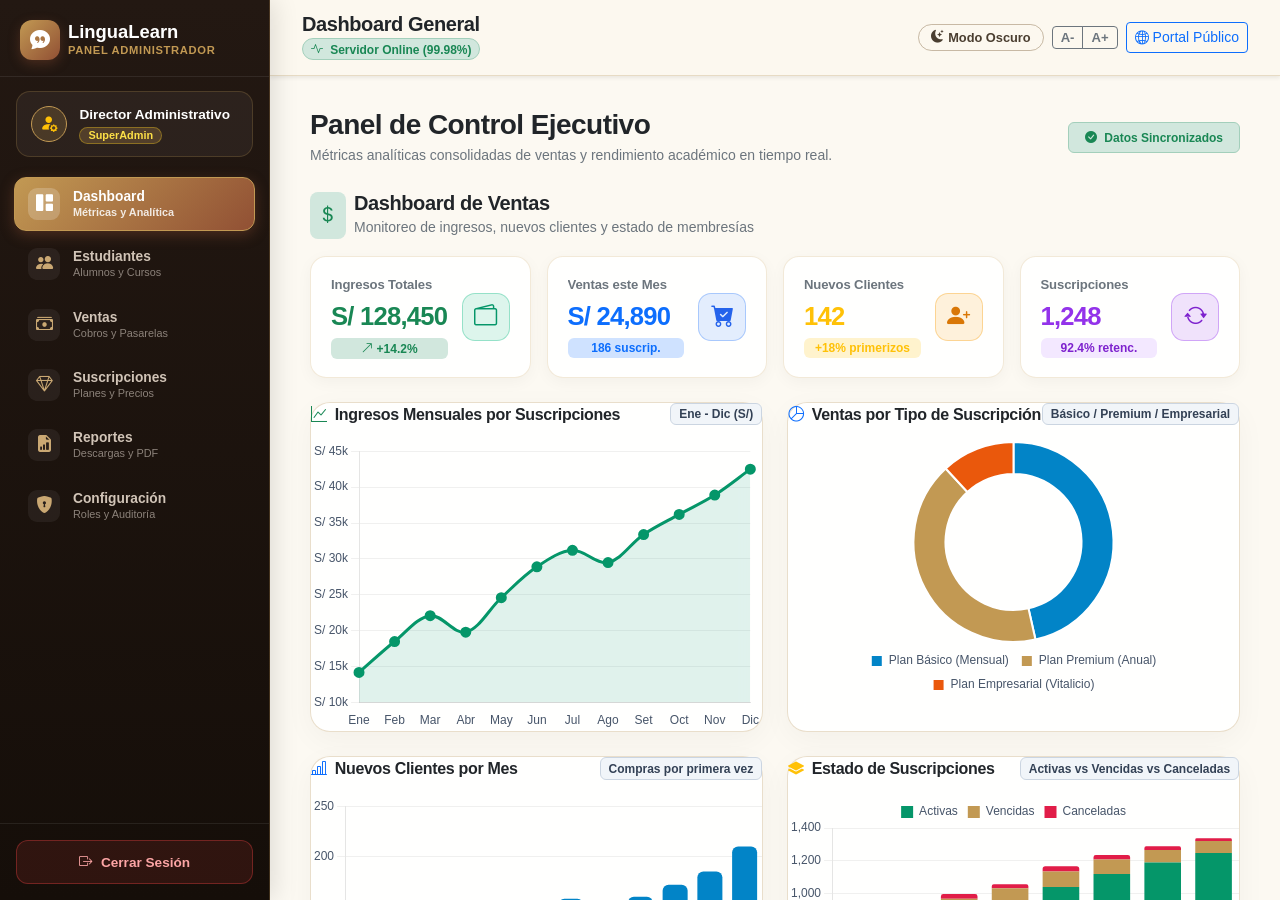
<file: soporte.html>
<!DOCTYPE html>
<html lang="es">
<head>
  <!-- CONTROL DE ACCESO ESTRICTO: REDIRIGIR AL LOGIN SI NO HAY SESIÓN ACTIVA -->
  <script>
    (function () {
      try {
        var user = JSON.parse(localStorage.getItem('lingua_current_user') || '{}');
        if (!user || user.isLoggedIn !== true) {
          window.location.replace('index.html');
        }
      } catch (e) {
        window.location.replace('index.html');
      }
    })();
  </script>

  <meta charset="UTF-8">
  <meta name="viewport" content="width=device-width, initial-scale=1.0">
  <title>LinguaLearn - Centro de Ayuda y Soporte</title>
  <!-- Bootstrap 5 CSS -->
  <link href="https://cdn.jsdelivr.net/npm/bootstrap@5.3.3/dist/css/bootstrap.min.css" rel="stylesheet">
  <!-- Bootstrap Icons -->
  <link href="https://cdn.jsdelivr.net/npm/bootstrap-icons@1.11.3/font/bootstrap-icons.min.css" rel="stylesheet">
  <!-- Estilos Personalizados y Nuevas Pantallas -->
  <link rel="stylesheet" href="css/styles.css">
  <link rel="stylesheet" href="css/nuevas_pantallas.css">
  <script>
    if (localStorage.getItem('lingua_theme_reset_warm') !== 'true') {
      localStorage.setItem('lingua_theme', 'light');
      localStorage.setItem('lingua_theme_reset_warm', 'true');
    }
    if (localStorage.getItem('lingua_theme') === 'dark') {
      document.documentElement.setAttribute('data-theme', 'dark');
      if (document.body) {
        document.body.classList.add('dark-mode');
      } else {
        document.addEventListener('DOMContentLoaded', () => document.body.classList.add('dark-mode'));
      }
    }
  </script>
</head>
<body class="support-canvas preload-theme">
  <script>
    if (localStorage.getItem('lingua_theme') === 'dark') {
      document.body.classList.add('dark-mode');
    }
  </script>

<!-- NAVBAR PRINCIPAL HORIZONTAL (FONDO OSCURO TRANSLÚCIDO EN PC / PANEL DE CONTROL EN MÓVIL) -->
  <header class="main-navbar canvas-navbar-warm sticky-top shadow-sm anim-cascade-down stagger-2">
    <div class="container-xl">
      <nav class="navbar navbar-expand-lg p-0" aria-label="Navegación principal">
        <a class="brand-logo-container" href="dashboard.html">
          <div class="brand-icon">
            <i class="bi bi-chat-quote-fill"></i>
          </div>
          <span class="brand-name">LinguaLearn</span>
        </a>

        <!-- Botones de accesibilidad para celulares en barra superior -->
        <div class="d-flex align-items-center gap-2 d-lg-none ms-auto me-2">
          <div class="btn-group btn-group-sm header-font-controls mobile-header-font-controls" role="group" aria-label="Ajuste de tipografía móvil">
            <button type="button" class="btn btn-outline-secondary btn-font-decrease font-size-control-btn" aria-label="Disminuir tamaño de fuente" title="Disminuir tamaño (A-)">A-</button>
            <button type="button" class="btn btn-outline-secondary btn-font-increase font-size-control-btn" aria-label="Aumentar tamaño de fuente" title="Aumentar tamaño (A+)">A+</button>
          </div>
        </div>

        <!-- Botón de Menú Hamburguesa Responsivo para Celulares (máx. 768px) -->
        <button class="navbar-toggler hamburger-nav-btn border-0 p-0" type="button" id="btn-navbar-hamburger" aria-controls="navbarContent" aria-expanded="false" aria-label="Abrir menú de navegación">
          <span class="hamburger-symbol" aria-hidden="true">☰</span>
        </button>

        <div class="collapse navbar-collapse" id="navbarContent">

          <!-- 1. CABECERA EXCLUSIVA DEL OVERLAY MÓVIL (PANTALLA COMPLETA) CON BOTÓN DE CIERRE -->
          <div class="navbar-mobile-header d-lg-none">
            <div class="navbar-mobile-brand">
              <div class="navbar-mobile-brand-icon">
                <i class="bi bi-chat-quote-fill"></i>
              </div>
              <div class="navbar-mobile-brand-text">
                <span class="navbar-mobile-brand-title">LinguaLearn</span>
                <span class="navbar-mobile-brand-subtitle">Panel de Control del Estudiante</span>
              </div>
            </div>
            <button type="button" class="navbar-mobile-close-btn" id="btn-close-navbar-modal" aria-label="Cerrar panel de opciones">
              <i class="bi bi-x-lg"></i>
            </button>
          </div>

          <!-- 2. TARJETA DE PERFIL Y PROGRESO DE SOFÍA (CABECERA DEL OVERLAY MÓVIL) -->
          <div class="navbar-mobile-user-card d-lg-none">
            <div class="d-flex align-items-center gap-3">
              <div class="position-relative flex-shrink-0">
                <img src="assets/sofia.jpg" alt="Foto de perfil de Sofia Martinez" class="header-avatar-img mobile-user-avatar">
                <span class="avatar-online-dot mobile-user-online-dot"></span>
              </div>
              <div class="mobile-user-info">
                <div class="mobile-user-name user-display-name">Sofia Martinez</div>
                <div class="badge bg-primary-subtle text-primary user-level-badge">Nivel A2 - Básico Activo</div>
              </div>
            </div>
            <div class="mobile-user-stats">
              <div class="mobile-stat-chip streak" title="Racha activa">
                <i class="bi bi-fire text-danger"></i> <span class="stat-streak-val">5 días</span>
              </div>
              <div class="mobile-stat-chip xp" title="Experiencia acumulada">
                <i class="bi bi-lightning-charge-fill text-warning"></i> <span class="stat-xp-val">120 XP</span>
              </div>
              <div class="btn-group btn-group-sm header-font-controls mobile-header-font-controls ms-auto" role="group" aria-label="Ajuste de tipografía en menú">
                <button type="button" class="btn btn-outline-secondary btn-font-decrease font-size-control-btn" aria-label="Disminuir tamaño de fuente" title="Disminuir tamaño (A-)">A-</button>
                <button type="button" class="btn btn-outline-secondary btn-font-increase font-size-control-btn" aria-label="Aumentar tamaño de fuente" title="Aumentar tamaño (A+)">A+</button>
              </div>
            </div>
          </div>

          <!-- 3. CUADRÍCULA DE OPCIONES: EN ESCRITORIO ES LA BARRA HORIZONTAL; EN MÓVILES ES EL GRID MODERNO DE TARJETAS TÁCTILES -->
          <ul class="navbar-nav mx-auto mb-2 mb-lg-0 gap-1 navbar-control-grid">
            <li class="nav-item">
              <a class="nav-link nav-link-custom" href="test-diagnostico.html">
                <div class="nav-link-icon-box icon-box-test">
                  <i class="bi bi-clipboard2-check-fill"></i>
                </div>
                <div class="nav-link-text-box">
                  <span class="nav-link-title">Test Diagnóstico</span>
                  <span class="nav-link-desc">Calibración MCER</span>
                </div>
              </a>
            </li>
            <li class="nav-item">
              <a class="nav-link nav-link-custom" href="dashboard.html">
                <div class="nav-link-icon-box icon-box-dashboard">
                  <i class="bi bi-grid-1x2-fill"></i>
                </div>
                <div class="nav-link-text-box">
                  <span class="nav-link-title">Dashboard</span>
                  <span class="nav-link-desc">Ruta y Progreso</span>
                </div>
              </a>
            </li>
            <li class="nav-item">
              <a class="nav-link nav-link-custom" href="leccion.html">
                <div class="nav-link-icon-box icon-box-lesson">
                  <i class="bi bi-book-half"></i>
                </div>
                <div class="nav-link-text-box">
                  <span class="nav-link-title">Lección Activa</span>
                  <span class="nav-link-desc">Práctica Diaria</span>
                </div>
              </a>
            </li>
            <li class="nav-item">
              <a class="nav-link nav-link-custom" href="pronunciacion.html">
                <div class="nav-link-icon-box icon-box-pronounce">
                  <i class="bi bi-mic-fill"></i>
                </div>
                <div class="nav-link-text-box">
                  <span class="nav-link-title">Pronunciación</span>
                  <span class="nav-link-desc">Tutor Fonético</span>
                </div>
              </a>
            </li>
            <li class="nav-item">
              <a class="nav-link nav-link-custom" href="comunidad.html">
                <div class="nav-link-icon-box icon-box-community">
                  <i class="bi bi-people-fill"></i>
                </div>
                <div class="nav-link-text-box">
                  <span class="nav-link-title">Comunidad</span>
                  <span class="nav-link-desc">Salas de Voz</span>
                </div>
              </a>
            </li>
            <li class="nav-item">
              <a class="nav-link nav-link-custom" href="suscripcion.html">
                <div class="nav-link-icon-box icon-box-subs">
                  <i class="bi bi-gem"></i>
                </div>
                <div class="nav-link-text-box">
                  <span class="nav-link-title">Suscripción</span>
                  <span class="nav-link-desc">Planes y Beneficios</span>
                </div>
              </a>
            </li>
            <li class="nav-item">
              <a class="nav-link nav-link-custom active" aria-current="page" href="soporte.html">
                <div class="nav-link-icon-box icon-box-support">
                  <i class="bi bi-headset"></i>
                </div>
                <div class="nav-link-text-box">
                  <span class="nav-link-title">Soporte</span>
                  <span class="nav-link-desc">Centro de Ayuda</span>
                </div>
              </a>
            </li>
            <li class="nav-item d-lg-none">
              <a class="nav-link nav-link-custom" href="perfil.html">
                <div class="nav-link-icon-box icon-box-profile">
                  <i class="bi bi-person-circle"></i>
                </div>
                <div class="nav-link-text-box">
                  <span class="nav-link-title">Mi Perfil</span>
                  <span class="nav-link-desc">Logros y Cuenta</span>
                </div>
              </a>
            </li>
            <li class="nav-item d-lg-none">
              <a class="nav-link nav-link-custom" href="tickets.html">
                <div class="nav-link-icon-box icon-box-tickets">
                  <i class="bi bi-ticket-detailed"></i>
                </div>
                <div class="nav-link-text-box">
                  <span class="nav-link-title">Mis Tickets</span>
                  <span class="nav-link-desc">Consultas y Dudas</span>
                </div>
              </a>
            </li>
            <!-- PESTAÑA EXCLUSIVA PRO (MOSTRADA SOLO SI SOFÍA TIENE PRO ACTIVO) -->
            <li class="nav-item pro-nav-item" id="nav-item-pro-tab" style="display: none;">
              <a class="nav-link nav-link-pro-special" href="panel-pro.html" title="Ingresar a tu espacio exclusivo LinguaLearn PRO">
                <div class="nav-link-icon-box icon-box-pro">
                  <i class="bi bi-stars"></i>
                </div>
                <div class="nav-link-text-box">
                  <span class="nav-link-title">LinguaLearn PRO</span>
                  <span class="nav-link-desc">Espacio Exclusivo</span>
                </div>
              </a>
            </li>
          </ul>

          <!-- 4. PIE DEL OVERLAY MÓVIL: CERRAR SESIÓN DESTACADO DE PANTALLA COMPLETA -->
          <div class="navbar-mobile-footer d-lg-none">
            <button type="button" class="btn-navbar-logout btn-global-logout" aria-label="Cerrar Sesión de la Cuenta">
              <i class="bi bi-box-arrow-right"></i>
              <span>Cerrar Sesión</span>
            </button>
          </div>

          <!-- 5. BARRA DE ESTADO DE USUARIO EN ESCRITORIO (SE OCULTA EN MÓVIL PORQUE YA ESTÁ INTEGRADA EN EL CONTROL CENTER) -->
          <div class="header-user-status-bar d-none d-lg-flex align-items-center gap-2 gap-md-3 flex-nowrap ms-lg-3">
            <div class="header-stat-pill streak flex-shrink-0" title="Racha activa">
              <i class="bi bi-fire"></i> <span class="stat-streak-val">5 días</span>
            </div>
            <div class="header-stat-pill xp flex-shrink-0" title="Experiencia acumulada">
              <i class="bi bi-lightning-charge-fill"></i> <span class="stat-xp-val">120 XP</span>
            </div>
            <!-- Botones de accesibilidad para aumentar y disminuir tamaño de fuente -->
            <div class="btn-group btn-group-sm header-font-controls flex-shrink-0" role="group" aria-label="Ajuste de tipografía">
              <button type="button" class="btn btn-outline-secondary btn-font-decrease font-size-control-btn" aria-label="Disminuir tamaño de fuente" title="Disminuir tamaño (A-)">A-</button>
              <button type="button" class="btn btn-outline-secondary btn-font-increase font-size-control-btn" aria-label="Aumentar tamaño de fuente" title="Aumentar tamaño (A+)">A+</button>
            </div>
            <div class="dropdown header-profile-dropdown flex-shrink-0">
              <button class="header-profile-btn dropdown-toggle d-flex align-items-center gap-2" type="button" id="dropdownUserMenu" data-bs-toggle="dropdown" aria-expanded="false" title="Menú de perfil y cerrar sesión">
                <div class="position-relative">
                  <img src="assets/sofia.jpg" alt="Foto de perfil de Sofia Martinez" class="header-avatar-img">
                  <span class="avatar-online-dot"></span>
                </div>
                <span class="header-profile-name fw-semibold small user-display-name">Sofia Martinez</span>
                <i class="bi bi-chevron-down small text-secondary"></i>
              </button>
              <ul class="dropdown-menu dropdown-menu-end shadow-lg border-0 header-profile-menu p-2" aria-labelledby="dropdownUserMenu">
                <li class="px-3 py-2 border-bottom mb-1 dropdown-user-header">
                  <div class="fw-bold text-dark text-truncate user-display-name">Sofia Martinez</div>
                  <div class="small text-secondary text-truncate" style="font-size: 0.775rem;">sofia.martinez@universidad.edu</div>
                  <div class="badge bg-primary-subtle text-primary mt-1 user-level-badge" style="font-size: 0.7rem;">Nivel A2 - Básico Activo</div>
                </li>
                <li>
                  <a class="dropdown-item rounded-2 py-2 small d-flex align-items-center gap-2" href="perfil.html">
                    <i class="bi bi-person-circle text-primary"></i> <span>Mi Perfil y Logros</span>
                  </a>
                </li>
                <li>
                  <a class="dropdown-item rounded-2 py-2 small d-flex align-items-center gap-2" href="dashboard.html">
                    <i class="bi bi-speedometer2 text-success"></i> <span>Mi Dashboard</span>
                  </a>
                </li>
                <li>
                  <a class="dropdown-item rounded-2 py-2 small d-flex align-items-center gap-2" href="suscripcion.html">
                    <i class="bi bi-gem text-warning"></i> <span>Suscripciones de estudio</span>
                  </a>
                </li>
                <li>
                  <a class="dropdown-item rounded-2 py-2 small d-flex align-items-center gap-2" href="tickets.html">
                    <i class="bi bi-ticket-detailed fs-6 text-primary"></i> <span>Mis Tickets</span>
                  </a>
                </li>
                <li>
                  <button type="button" class="dropdown-item rounded-2 py-2 small d-flex align-items-center justify-content-between btn-toggle-darkmode" aria-label="Alternar modo oscuro o claro">
                    <span class="d-flex align-items-center gap-2">
                      <i class="bi bi-moon-stars-fill text-warning"></i> <span class="darkmode-text">Modo Oscuro</span>
                    </span>
                    <span class="badge bg-secondary-subtle text-secondary small">Tema</span>
                  </button>
                </li>
                <li><hr class="dropdown-divider my-1"></li>
                <li>
                  <button type="button" class="dropdown-item rounded-2 py-2 small text-danger d-flex align-items-center gap-2 btn-global-logout fw-bold">
                    <i class="bi bi-box-arrow-right fs-6"></i> <span>Cerrar Sesión</span>
                  </button>
                </li>
              </ul>
            </div>
          </div>
        </div>
      </nav>
    </div>
  </header>

  <main class="py-4 py-md-5" id="main-content">
    <div class="container-xl" style="max-width: 960px;">

      <!-- HERO CENTRAL DE BÚSQUEDA -->
      <div class="text-center mb-5 anim-cascade stagger-3">
        <span class="badge bg-primary-subtle text-primary px-3 py-2 rounded-pill fw-semibold mb-2">
          <i class="bi bi-patch-question-fill me-1"></i> Asistencia Inmediata y Empática
        </span>
        <h1 class="display-6 fw-bold mb-3">¿En qué podemos ayudarte, Sofia?</h1>
        <p class="text-secondary mx-auto mb-4" style="max-width: 600px;">
          Encuentra soluciones rápidas para tu cuenta, pagos en Soles (Yape/Plin/Culqi), calibración del micrófono y ajustes de accesibilidad.
        </p>

        <!-- BARRA DESTACADA DE BÚSQUEDA CON FILTRADO EN VIVO -->
        <div class="support-search-box mx-auto" style="max-width: 680px;">
          <i class="bi bi-search fs-5 text-secondary"></i>
          <input type="text" class="support-search-input" id="support-search-input" placeholder="Escribe tu duda (ej. Yape, micrófono, certificados, reembolso)..." aria-label="Buscar en el centro de ayuda">
          <button type="button" class="btn btn-primary-custom btn-sm rounded-pill px-3" id="btn-clear-search">
            Buscar
          </button>
        </div>
      </div>

      <!-- =========================================================================
           4 TARJETAS DE TEMAS Y ACCESOS DIRECTOS
           ========================================================================= -->
      <div class="row g-3 mb-5 anim-cascade stagger-4" id="categories-row">
        
        <!-- TEMA 1: CUENTA Y PAGOS -->
        <div class="col-md-3 col-sm-6 category-col" data-cat="pagos">
          <div class="support-category-card">
            <div class="p-3 bg-warning-subtle text-warning-emphasis rounded-circle mb-3 fs-3">
              <i class="bi bi-credit-card-2-front"></i>
            </div>
            <h2 class="h6 fw-bold mb-1">Cuenta y Pagos Perú</h2>
            <p class="small text-secondary mb-0">Yape, Plin, Culqi, facturas SUNAT y cancelación.</p>
          </div>
        </div>

        <!-- TEMA 2: PROBLEMAS EN EJERCICIOS Y AUDIO -->
        <div class="col-md-3 col-sm-6 category-col" data-cat="ejercicios">
          <div class="support-category-card">
            <div class="p-3 bg-primary-subtle text-primary rounded-circle mb-3 fs-3">
              <i class="bi bi-mic"></i>
            </div>
            <h2 class="h6 fw-bold mb-1">Problemas en Ejercicios</h2>
            <p class="small text-secondary mb-0">Micrófono, audio lento, calibración y racha.</p>
          </div>
        </div>

        <!-- TEMA 3: ACCESIBILIDAD Y CONFIGURACIÓN -->
        <div class="col-md-3 col-sm-6 category-col" data-cat="accesibilidad">
          <div class="support-category-card">
            <div class="p-3 bg-success-subtle text-success rounded-circle mb-3 fs-3">
              <i class="bi bi-person-wheelchair"></i>
            </div>
            <h2 class="h6 fw-bold mb-1">Accesibilidad</h2>
            <p class="small text-secondary mb-0">Modo oscuro, tamaño de fuentes A-/A+ y atajos.</p>
          </div>
        </div>

        <!-- TEMA 4: CERTIFICADOS Y PROGRESO -->
        <div class="col-md-3 col-sm-6 category-col" data-cat="progreso">
          <div class="support-category-card">
            <div class="p-3 bg-info-subtle text-info-emphasis rounded-circle mb-3 fs-3">
              <i class="bi bi-award"></i>
            </div>
            <h2 class="h6 fw-bold mb-1">Certificados y Progreso</h2>
            <p class="small text-secondary mb-0">Niveles CEFR, ligas, puntos XP y diplomas.</p>
          </div>
        </div>

      </div>

      <!-- =========================================================================
           SECCIÓN FAQ: ACORDEÓN INTERACTIVO ACCESIBLE
           ========================================================================= -->
      <div class="card-custom test-card-glass p-4 p-md-5 mb-5 anim-cascade stagger-5">
        <div class="d-flex justify-content-between align-items-center mb-4">
          <h2 class="h4 fw-bold mb-0">
            <i class="bi bi-question-circle text-primary me-2"></i> Preguntas Más Frecuentes (FAQ)
          </h2>
          <span class="small text-secondary" id="faq-counter-label">5 respuestas disponibles</span>
        </div>

        <div class="accordion support-accordion" id="faqAccordion">
          
          <!-- FAQ 1 -->
          <div class="accordion-item faq-item" data-keywords="yape plin pago suscripcion plan soles activar activacion">
            <h3 class="accordion-header" id="headingOne">
              <button class="accordion-button" type="button" data-bs-toggle="collapse" data-bs-target="#collapseOne" aria-expanded="true" aria-controls="collapseOne">
                ¿Cómo pago con Yape o Plin y en cuánto tiempo se activa mi plan Pro?
              </button>
            </h3>
            <div id="collapseOne" class="accordion-collapse collapse show" aria-labelledby="headingOne" data-bs-parent="#faqAccordion">
              <div class="accordion-body text-secondary small">
                Para pagar con <strong>Yape</strong> o <strong>Plin</strong>, ingresa a la pantalla de <a href="suscripcion.html" class="fw-bold text-primary">Suscripción</a>, escanea el código QR oficial de LinguaLearn Perú S.A.C. (o yapea al número 987 654 321) y digita tu código de aprobación de 6 dígitos. La validación se realiza en tiempo real y tu cuenta se activa de forma instantánea sin esperas.
              </div>
            </div>
          </div>

          <!-- FAQ 2 -->
          <div class="accordion-item faq-item" data-keywords="microfono audio voz hablar ejercicios permiso chrome edge">
            <h3 class="accordion-header" id="headingTwo">
              <button class="accordion-button collapsed" type="button" data-bs-toggle="collapse" data-bs-target="#collapseTwo" aria-expanded="false" aria-controls="collapseTwo">
                ¿Qué hago si mi micrófono no detecta mi voz en los ejercicios de pronunciación?
              </button>
            </h3>
            <div id="collapseTwo" class="accordion-collapse collapse" aria-labelledby="headingTwo" data-bs-parent="#faqAccordion">
              <div class="accordion-body text-secondary small">
                Asegúrate de conceder permisos de micrófono en tu navegador:
                <ol class="mt-2 mb-2 ps-3">
                  <li>Haz clic en el icono de candado o configuración junto a la barra de direcciones (URL).</li>
                  <li>Verifica que la opción <strong>Micrófono</strong> esté configurada en <em>Permitir</em>.</li>
                  <li>Comprueba que no tengas otra aplicación (como Zoom o Meet) utilizando el micrófono en segundo plano.</li>
                </ol>
                Si el problema persiste, puedes usar el botón de prueba en la vista de <a href="pronunciacion.html" class="fw-bold text-primary">Pronunciación</a>.
              </div>
            </div>
          </div>

          <!-- FAQ 3 -->
          <div class="accordion-item faq-item" data-keywords="reembolso devolucion garantia 7 dias cancelar cancelar dinero">
            <h3 class="accordion-header" id="headingThree">
              <button class="accordion-button collapsed" type="button" data-bs-toggle="collapse" data-bs-target="#collapseThree" aria-expanded="false" aria-controls="collapseThree">
                ¿Cómo funciona la garantía de reembolso de 7 días?
              </button>
            </h3>
            <div id="collapseThree" class="accordion-collapse collapse" aria-labelledby="headingThree" data-bs-parent="#faqAccordion">
              <div class="accordion-body text-secondary small">
                En LinguaLearn ofrecemos una <strong>garantía de satisfacción incondicional de 7 días</strong>. Si dentro de los primeros 7 días posteriores a tu pago consideras que la plataforma no cumple tus expectativas, puedes solicitar la devolución del 100% de tu dinero directamente desde este Centro de Ayuda abriendo un ticket con el asunto "Solicitud de Reembolso". No hacemos preguntas ni cobramos comisiones de retiro.
              </div>
            </div>
          </div>

          <!-- FAQ 4 -->
          <div class="accordion-item faq-item" data-keywords="boleta factura ruc sunat comprobante pdf descargar">
            <h3 class="accordion-header" id="headingFour">
              <button class="accordion-button collapsed" type="button" data-bs-toggle="collapse" data-bs-target="#collapseFour" aria-expanded="false" aria-controls="collapseFour">
                ¿Emiten boleta o factura electrónica autorizada por SUNAT?
              </button>
            </h3>
            <div id="collapseFour" class="accordion-collapse collapse" aria-labelledby="headingFour" data-bs-parent="#faqAccordion">
              <div class="accordion-body text-secondary small">
                Sí. Todas las transacciones realizadas a través de Culqi, Yape, Plin o PagoEfectivo emiten automáticamente su <strong>Boleta o Factura Electrónica</strong> autorizada por la SUNAT a nombre de LinguaLearn Perú S.A.C. (RUC 20609841231). Puedes descargar el PDF de tu comprobante en cualquier momento desde tu perfil o al finalizar el checkout.
              </div>
            </div>
          </div>

          <!-- FAQ 5 -->
          <div class="accordion-item faq-item" data-keywords="certificado mcer cefr nivel progreso a1 a2 b1 b2 c1 diploma validez">
            <h3 class="accordion-header" id="headingFive">
              <button class="accordion-button collapsed" type="button" data-bs-toggle="collapse" data-bs-target="#collapseFive" aria-expanded="false" aria-controls="collapseFive">
                ¿Cómo obtengo mi certificado internacional de nivel CEFR?
              </button>
            </h3>
            <div id="collapseFive" class="accordion-collapse collapse" aria-labelledby="headingFive" data-bs-parent="#faqAccordion">
              <div class="accordion-body text-secondary small">
                Al completar satisfactoriamente todas las unidades de un nivel específico (ej. A2 o B1) y superar la evaluación de diagnóstico final con más del 80% de precisión, se generará tu <strong>Certificado Digital Verificado con código QR único</strong>, avalado según el Marco Común Europeo de Referencia para las Lenguas (MCER). Podrás añadirlo a tu perfil de LinkedIn o imprimirlo en alta resolución.
              </div>
            </div>
          </div>

        </div>
      </div>

      <!-- =========================================================================
           SECCIÓN DE CONTACTO DIRECTO: CREAR TICKET O CHAT LINGUABOT
           ========================================================================= -->
      <div class="row g-4 anim-cascade stagger-6 mb-4">
        
        <!-- CONTACTO 1: CREAR TICKET DE SOPORTE -->
        <div class="col-md-6">
          <div class="card-custom test-card-glass p-4 h-100 d-flex flex-column justify-content-between">
            <div>
              <div class="d-flex align-items-center gap-3 mb-3">
                <div class="p-3 bg-primary-subtle text-primary rounded-4 fs-3">
                  <i class="bi bi-ticket-perforated"></i>
                </div>
                <div>
                  <h3 class="h5 fw-bold mb-0">Crear Ticket de Soporte</h3>
                  <div class="small text-secondary">Respuesta promedio en menos de 2 horas</div>
                </div>
              </div>
              <p class="small text-secondary mb-4">
                Si experimentas una incidencia técnica o tienes consultas sobre tu cuenta, nuestro equipo humano te atenderá con gusto.
              </p>
            </div>
            <div>
              <button type="button" class="btn btn-secondary-custom w-100 py-2 fw-bold" data-bs-toggle="modal" data-bs-target="#modal-ticket">
                <i class="bi bi-pencil-square me-1"></i> Abrir Ticket de Ayuda
              </button>
            </div>
          </div>
        </div>

        <!-- CONTACTO 2: CHAT ASISTENTE LINGUABOT -->
        <div class="col-md-6">
          <div class="card-custom test-card-glass p-4 h-100 d-flex flex-column justify-content-between">
            <div>
              <div class="d-flex align-items-center gap-3 mb-3">
                <div class="p-3 bg-success-subtle text-success rounded-4 fs-3">
                  <i class="bi bi-chat-dots-fill"></i>
                </div>
                <div>
                  <h3 class="h5 fw-bold mb-0">Chat en Vivo con LinguaBot</h3>
                  <div class="small text-success fw-semibold"><span class="pulse-live-dot"></span> Asistente IA 24/7 disponible</div>
                </div>
              </div>
              <p class="small text-secondary mb-4">
                Conversa al instante con nuestro asistente virtual inteligente para resolver dudas sobre cursos, ejercicios y pagos en segundos.
              </p>
            </div>
            <div>
              <button type="button" class="btn btn-primary-custom w-100 py-2 fw-bold" data-bs-toggle="modal" data-bs-target="#modal-chat-linguabot">
                <i class="bi bi-robot me-1"></i> Iniciar Chat de Asistencia
              </button>
            </div>
          </div>
        </div>

      </div>

    </div>
  </main>

  <!-- MODAL: CREAR TICKET DE SOPORTE -->
  <div class="modal fade" id="modal-ticket" tabindex="-1" aria-labelledby="modalTicketLabel" aria-hidden="true">
    <div class="modal-dialog modal-dialog-centered">
      <div class="modal-content card-custom test-card-glass border-0 p-3">
        <div class="modal-header border-0 pb-0">
          <h2 class="h5 modal-title fw-bold" id="modalTicketLabel"><i class="bi bi-ticket-detailed text-primary me-2"></i> Nuevo Ticket de Reporte</h2>
          <button type="button" class="btn-close" data-bs-dismiss="modal" aria-label="Cerrar"></button>
        </div>
        <div class="modal-body py-3">
          <div class="mb-3">
            <label for="ticket-cat-select" class="form-label small fw-bold">Categoría:</label>
            <select class="form-select" id="ticket-cat-select">
              <option value="Pagos y Suscripción (Perú)">Pagos y Suscripción (Perú)</option>
              <option value="Problemas con Micrófono / Audio">Problemas con Micrófono / Audio</option>
              <option value="Certificados y Progreso">Certificados y Progreso</option>
              <option value="Accesibilidad">Accesibilidad</option>
              <option value="Otro">Otro asunto</option>
            </select>
          </div>
          <div class="mb-3">
            <label for="ticket-subject-input" class="form-label small fw-bold">Asunto:</label>
            <input type="text" class="form-control" id="ticket-subject-input" placeholder="Ej. Mi comprobante de pago con Yape">
          </div>
          <div class="mb-3">
            <label for="ticket-desc-input" class="form-label small fw-bold">Descripción detallada:</label>
            <textarea class="form-control" id="ticket-desc-input" rows="3" placeholder="Explícanos qué sucedió para ayudarte de inmediato..."></textarea>
          </div>
        </div>
        <div class="modal-footer border-0 pt-0">
          <button type="button" class="btn btn-secondary-custom rounded-pill" data-bs-dismiss="modal">Cancelar</button>
          <button type="button" class="btn btn-primary-custom rounded-pill" id="btn-submit-ticket">
            Enviar Ticket
          </button>
        </div>
      </div>
    </div>
  </div>

  <!-- MODAL: CONFIRMACIÓN DE TICKET EXITOSO -->
  <div class="modal fade" id="modal-ticket-success" tabindex="-1" aria-hidden="true">
    <div class="modal-dialog modal-dialog-centered">
      <div class="modal-content card-custom test-card-glass border-0 p-4 text-center">
        <div class="display-4 text-success mb-2">
          <i class="bi bi-check-circle-fill"></i>
        </div>
        <h3 class="h5 fw-bold mb-2">¡Ticket Generado con Éxito!</h3>
        <p class="text-secondary small mb-3">
          Hemos recibido tu solicitud y nuestro equipo te responderá a tu correo electrónico registrado.
        </p>
        <div class="p-3 test-container-inset rounded-3 mb-3">
          <div class="small text-secondary">Código de seguimiento:</div>
          <strong class="fs-4 text-primary" id="lbl-generated-ticket">#TK-4819</strong>
        </div>
        <button type="button" class="btn btn-primary-custom rounded-pill w-100" data-bs-dismiss="modal">
          Entendido
        </button>
      </div>
    </div>
  </div>

  <!-- MODAL: CHAT EN VIVO CON LINGUABOT -->
  <div class="modal fade" id="modal-chat-linguabot" tabindex="-1" aria-labelledby="modalChatLabel" aria-hidden="true">
    <div class="modal-dialog modal-dialog-centered">
      <div class="modal-content card-custom test-card-glass border-0 p-3">
        <div class="modal-header border-0 pb-2">
          <div class="d-flex align-items-center gap-2">
            <div class="p-2 bg-primary text-white rounded-circle fs-5">
              <i class="bi bi-robot"></i>
            </div>
            <div>
              <h2 class="h6 modal-title fw-bold mb-0" id="modalChatLabel">LinguaBot Asistente</h2>
              <span class="small text-success"><span class="pulse-live-dot"></span> En línea para ayudarte</span>
            </div>
          </div>
          <button type="button" class="btn-close" data-bs-dismiss="modal" aria-label="Cerrar chat"></button>
        </div>

        <div class="modal-body p-0">
          <!-- Historial de Conversación -->
          <div class="linguabot-chat-box" id="chat-messages-container">
            <div class="chat-bubble-bot">
              ¡Hola Sofia! 👋 Soy LinguaBot, tu asistente de soporte. ¿En qué puedo orientarte hoy? Puedes preguntarme sobre tus pagos en soles, cómo calibrar tu micrófono o cómo funciona la racha.
            </div>
          </div>

          <!-- Caja de Entrada del Chat -->
          <div class="p-3 border-top">
            <div class="input-group">
              <input type="text" class="form-control" id="chat-user-input" placeholder="Escribe tu mensaje aquí..." aria-label="Escribe tu mensaje">
              <button class="btn btn-primary-custom" type="button" id="btn-send-chat">
                <i class="bi bi-send-fill"></i>
              </button>
            </div>
          </div>
        </div>
      </div>
    </div>
  </div>

  <!-- PIE DE PÁGINA ACCESIBLE -->
  <footer class="footer-accessible dashboard-footer-warm anim-cascade stagger-7">
    <div class="container-xl">
      <div class="row align-items-center g-3">
        <div class="col-md-6 d-flex align-items-center gap-2">
          <div class="brand-icon" style="width: 24px; height: 24px; font-size: 0.8rem;">
            <i class="bi bi-chat-quote-fill"></i>
          </div>
          <strong class="text-dark">LinguaLearn Soporte</strong>
          <span class="text-muted small ms-2">Atención accesible bajo lineamientos de transparencia y calidez.</span>
        </div>
        <div class="col-md-6 text-md-end d-flex flex-wrap justify-content-md-end gap-3 small">
          <a href="suscripcion.html"><i class="bi bi-gem"></i> Planes y Pagos</a>
          <a href="comunidad.html"><i class="bi bi-people"></i> Comunidad</a>
          <a href="#">Términos y Privacidad</a>
          <a href="#">Libro de Reclamaciones</a>
        </div>
      </div>
      <div class="text-center text-muted small mt-4 pt-3 border-top" style="border-color: rgba(215, 195, 160, 0.4) !important;">
        © 2024 LinguaLearn Perú S.A.C. Diseñado bajo estándares WCAG 2.2 AAA.
      </div>
    </div>
  </footer>

  <!-- Bootstrap 5 JS -->
  <script src="https://cdn.jsdelivr.net/npm/bootstrap@5.3.3/dist/js/bootstrap.bundle.min.js"></script>
  <!-- Scripts de la Aplicación -->
  <script src="js/fireflies.js"></script>
  <script src="js/accesibilidad.js"></script>
  <script src="js/app.js"></script>
  <!-- Motor de Internacionalización Global (i18n) -->
  <script src="js/i18n.js"></script>

  <!-- LÓGICA DE BÚSQUEDA EN VIVO, TICKETS Y CHATBOT -->
  <script>
    (function () {
      'use strict';

      // 1. Filtrado en Vivo del Buscador Central
      const searchInput = document.getElementById('support-search-input');
      const faqItems = document.querySelectorAll('.faq-item');
      const counterLabel = document.getElementById('faq-counter-label');

      searchInput.addEventListener('input', function () {
        const query = this.value.trim().toLowerCase();
        let matches = 0;

        faqItems.forEach(item => {
          const text = item.textContent.toLowerCase();
          const keywords = item.getAttribute('data-keywords') || '';

          if (!query || text.includes(query) || keywords.includes(query)) {
            item.style.display = 'block';
            matches++;
          } else {
            item.style.display = 'none';
          }
        });

        counterLabel.textContent = `${matches} resultado${matches === 1 ? '' : 's'} encontrado${matches === 1 ? '' : 's'}`;
      });

      // 2. Click en categorías para filtrar FAQ
      document.querySelectorAll('.category-col').forEach(col => {
        col.addEventListener('click', function () {
          const cat = this.getAttribute('data-cat');
          if (cat === 'pagos') searchInput.value = 'pago';
          if (cat === 'ejercicios') searchInput.value = 'microfono';
          if (cat === 'accesibilidad') searchInput.value = 'oscuro';
          if (cat === 'progreso') searchInput.value = 'certificado';
          searchInput.dispatchEvent(new Event('input'));
          document.getElementById('faqAccordion').scrollIntoView({ behavior: 'smooth' });
        });
      });

      // 3. Crear Ticket de Soporte
      const btnSubmitTicket = document.getElementById('btn-submit-ticket');
      btnSubmitTicket.addEventListener('click', function () {
        const subject = document.getElementById('ticket-subject-input').value.trim();
        const desc = document.getElementById('ticket-desc-input').value.trim();

        if (!subject || !desc) {
          alert('Por favor completa el asunto y la descripción de tu solicitud.');
          return;
        }

        const randomNum = Math.floor(1000 + Math.random() * 9000);
        const ticketId = `#TK-${randomNum}`;
        document.getElementById('lbl-generated-ticket').textContent = ticketId;
        
        // Save to localStorage for tickets.html
        let tickets = JSON.parse(localStorage.getItem('lingua_tickets') || '[]');
        const catSelect = document.getElementById('ticket-cat-select');
        const category = catSelect ? catSelect.value : 'General';
        
        const now = new Date();
        tickets.push({
            id: ticketId,
            category: category + " - " + subject,
            description: desc,
            date: now.toLocaleDateString(),
            time: now.toLocaleTimeString([], {hour: '2-digit', minute:'2-digit'})
        });
        localStorage.setItem('lingua_tickets', JSON.stringify(tickets));

        const modalTicket = bootstrap.Modal.getInstance(document.getElementById('modal-ticket'));
        if (modalTicket) modalTicket.hide();

        const modalSuccess = new bootstrap.Modal(document.getElementById('modal-ticket-success'));
        modalSuccess.show();

        document.getElementById('ticket-subject-input').value = '';
        document.getElementById('ticket-desc-input').value = '';
      });

      // 4. Chat Asistente LinguaBot Avanzado (Simulación Conversacional)
      const btnSendChat = document.getElementById('btn-send-chat');
      const chatInput = document.getElementById('chat-user-input');
      const chatContainer = document.getElementById('chat-messages-container');
      
      let conversationHistory = [];
      let context = 'general';

      function generateNaturalResponse(msg) {
        const lower = msg.toLowerCase();
        
        // Detección de intenciones y cambio de contexto
        if (lower.match(/hola|buenos d|buenas t|buenas n/)) {
            return "¿Hola! Qué gusto saludarte. Cuéntame, ¿en qué te puedo ayudar hoy con tu aprendizaje de inglés?";
        }
        
        if (lower.includes('problema') || lower.includes('error') || lower.includes('no funciona')) {
            context = 'support';
            return "Lamento mucho escuchar que estás teniendo inconvenientes. ¿Podrías darme más detalles sobre lo que está fallando exactamente? Estoy aquí para solucionarlo paso a paso.";
        }
        
        if (lower.includes('yape') || lower.includes('plin') || lower.includes('pago') || lower.includes('suscripcion') || lower.includes('suscripción')) {
            context = 'billing';
            return "¡Excelente! Los temas de pagos son súper fáciles de resolver. Aceptamos pagos locales con Yape y Plin, y también tarjetas. ¿Tienes alguna duda específica sobre los planes o ya estás intentando hacer un pago?";
        }
        
        if (lower.includes('micrófono') || lower.includes('audio') || lower.includes('pronunciacion') || lower.includes('pronunciación')) {
            context = 'technical';
            return "El micrófono es clave para que evaluemos tu pronunciación real. A veces el navegador bloquea el acceso. Revisa si hay un ícono de candado o cámara en la barra de direcciones de tu navegador y asegúrate de permitir el micrófono. ¿Te aparece algún error específico al intentarlo?";
        }
        
        if (lower.match(/como|cómo|que|qué|cuando|cuándo/)) {
            return "Esa es una gran pregunta. Para darte la mejor respuesta posible, ¿podrías darme un poquito más de contexto sobre lo que estás intentando lograr?";
        }
        
        if (lower.includes('gracias')) {
            context = 'general';
            return "¡De nada! Es un placer enorme poder ayudarte. Si tienes alguna otra duda o quieres conversar, aquí estaré. ¡Mucho éxito en tus lecciones!";
        }
        
        if (lower.includes('aprender') || lower.includes('ingles') || lower.includes('inglés')) {
            return "¡Me encanta esa motivación! Aprender inglés abre muchas puertas. Te recomiendo que empieces con las lecciones interactivas de tu ruta de aprendizaje en el Dashboard. ¿Hay alguna unidad en particular en la que sientas que necesitas más refuerzo?";
        }

        // Si hay un contexto previo, responder con base en ese contexto
        if (context === 'support') {
            return "Entiendo. Ese detalle es importante. He registrado esta información. ¿Has intentado refrescar la página o usar otro navegador para ver si el problema persiste?";
        }
        if (context === 'billing') {
            return "Comprendo. En cuanto al pago, todo es automático. Una vez confirmes la transacción con el código, tu plan se activará de inmediato y podrás descargar tu boleta electrónica. ¿Te puedo ayudar con algo más sobre esto?";
        }
        
        // Reflexión genérica (estilo ELIZA) para continuar conversación natural
        const genericResponses = [
            "Te entiendo perfectamente. ¿Puedes contarme un poco más sobre eso?",
            "Eso tiene mucho sentido. Y dime, ¿cómo te sientes con el progreso que llevas hasta ahora en LinguaLearn?",
            "Interesante... ¿Me podrías dar un ejemplo específico para asegurarme de entenderte al 100%?",
            "¡Claro, veo a lo que te refieres! Si necesitas que abordemos esto más a fondo, también puedo crear un ticket automático para que un especialista humano lo revise. ¿Seguimos conversando por aquí?",
            "Me parece una excelente observación. Tomaré nota de eso. ¿Hay algo adicional en lo que te pueda orientar hoy?"
        ];
        
        return genericResponses[Math.floor(Math.random() * genericResponses.length)];
      }

      function sendMessage() {
        const userMsg = chatInput.value.trim();
        if (!userMsg) return;

        const userBubble = document.createElement('div');
        userBubble.className = 'chat-bubble-user';
        userBubble.textContent = userMsg;
        chatContainer.appendChild(userBubble);
        chatInput.value = '';
        chatContainer.scrollTop = chatContainer.scrollHeight;
        
        conversationHistory.push({role: 'user', content: userMsg});

        // Simulador de tipado natural (retraso variable según largo del mensaje)
        const isTypingDiv = document.createElement('div');
        isTypingDiv.className = 'chat-bubble-bot text-muted small fst-italic';
        isTypingDiv.innerHTML = '<span class="spinner-grow spinner-grow-sm me-2"></span>Escribiendo...';
        chatContainer.appendChild(isTypingDiv);
        chatContainer.scrollTop = chatContainer.scrollHeight;

        const responseText = generateNaturalResponse(userMsg);
        const typingDelay = Math.min(Math.max(responseText.length * 15, 800), 3000);

        setTimeout(() => {
          chatContainer.removeChild(isTypingDiv);
          const botBubble = document.createElement('div');
          botBubble.className = 'chat-bubble-bot';
          botBubble.textContent = responseText;
          chatContainer.appendChild(botBubble);
          chatContainer.scrollTop = chatContainer.scrollHeight;
          
          conversationHistory.push({role: 'bot', content: responseText});
        }, typingDelay);
      }

      btnSendChat.addEventListener('click', sendMessage);
      chatInput.addEventListener('keydown', function (e) {
        if (e.key === 'Enter') {
          e.preventDefault();
          sendMessage();
        }
      });

    })();
  </script>
</body>
</html>
</file>
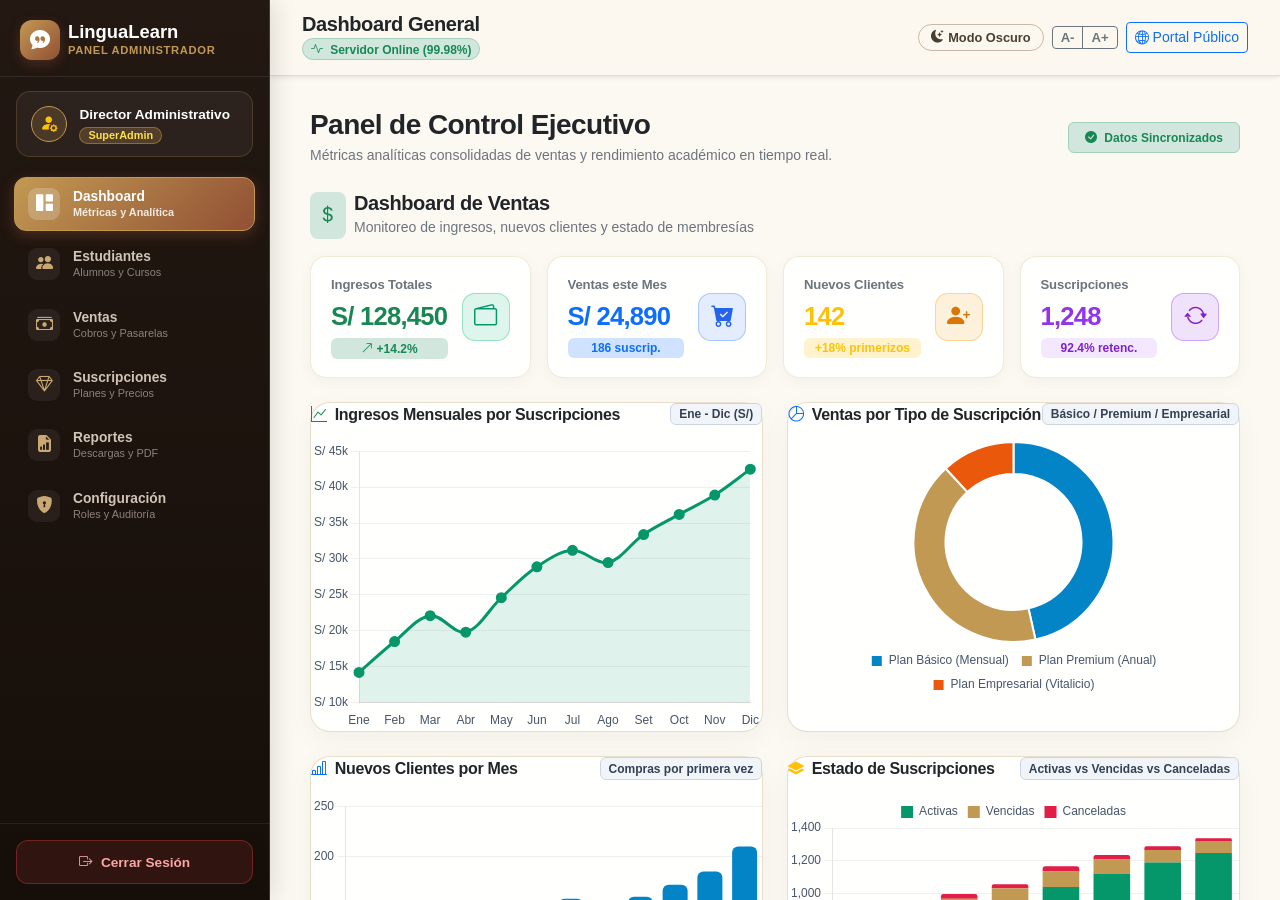
<file: suscripcion.html>
<!DOCTYPE html>
<html lang="es">
<head>
  <!-- CONTROL DE ACCESO ESTRICTO: REDIRIGIR AL LOGIN SI NO HAY SESIÓN ACTIVA -->
  <script>
    (function () {
      try {
        var user = JSON.parse(localStorage.getItem('lingua_current_user') || '{}');
        if (!user || user.isLoggedIn !== true) {
          window.location.replace('index.html');
        }
      } catch (e) {
        window.location.replace('index.html');
      }
    })();
  </script>

  <meta charset="UTF-8">
  <meta name="viewport" content="width=device-width, initial-scale=1.0">
  <title>LinguaLearn - Planes de Suscripción y Métodos de Pago Perú</title>
  <!-- Bootstrap 5 CSS -->
  <link href="https://cdn.jsdelivr.net/npm/bootstrap@5.3.3/dist/css/bootstrap.min.css" rel="stylesheet">
  <!-- Bootstrap Icons -->
  <link href="https://cdn.jsdelivr.net/npm/bootstrap-icons@1.11.3/font/bootstrap-icons.min.css" rel="stylesheet">
  <!-- Estilos Personalizados y Nuevas Pantallas -->
  <link rel="stylesheet" href="css/styles.css">
  <link rel="stylesheet" href="css/nuevas_pantallas.css">
  <script>
    if (localStorage.getItem('lingua_theme_reset_warm') !== 'true') {
      localStorage.setItem('lingua_theme', 'light');
      localStorage.setItem('lingua_theme_reset_warm', 'true');
    }
    if (localStorage.getItem('lingua_theme') === 'dark') {
      document.documentElement.setAttribute('data-theme', 'dark');
      if (document.body) {
        document.body.classList.add('dark-mode');
      } else {
        document.addEventListener('DOMContentLoaded', () => document.body.classList.add('dark-mode'));
      }
    }
  </script>

  <style>
    /* Efecto Glow en botones seleccionados */
    .pricing-plan-card:hover {
      border-color: #38bdf8 !important;
      transform: translateY(-5px);
    }
    
    @media print {
      @page {
        size: A4 portrait;
        margin: 15mm;
      }
      body > *:not(#print-invoice-container) {
        display: none !important;
      }
      body {
        background: #ffffff !important;
        -webkit-print-color-adjust: exact !important;
        print-color-adjust: exact !important;
        min-height: 0 !important;
        height: auto !important;
      }
      #print-invoice-container {
        display: block !important;
        position: relative !important;
        left: 0 !important;
        top: 0 !important;
        transform: none !important;
        width: 100% !important;
        padding: 0 !important;
        margin: 0 !important;
      }
    }
  </style>
</head>
<body class="subscription-canvas preload-theme">
  <script>
    if (localStorage.getItem('lingua_theme') === 'dark') {
      document.body.classList.add('dark-mode');
    }
  </script>

<!-- NAVBAR PRINCIPAL HORIZONTAL (FONDO OSCURO TRANSLÚCIDO EN PC / PANEL DE CONTROL EN MÓVIL) -->
  <header class="main-navbar canvas-navbar-warm sticky-top shadow-sm anim-cascade-down stagger-2">
    <div class="container-xl">
      <nav class="navbar navbar-expand-lg p-0" aria-label="Navegación principal">
        <a class="brand-logo-container" href="dashboard.html">
          <div class="brand-icon">
            <i class="bi bi-chat-quote-fill"></i>
          </div>
          <span class="brand-name">LinguaLearn</span>
        </a>

        <!-- Botones de accesibilidad para celulares en barra superior -->
        <div class="d-flex align-items-center gap-2 d-lg-none ms-auto me-2">
          <div class="btn-group btn-group-sm header-font-controls mobile-header-font-controls" role="group" aria-label="Ajuste de tipografía móvil">
            <button type="button" class="btn btn-outline-secondary btn-font-decrease font-size-control-btn" aria-label="Disminuir tamaño de fuente" title="Disminuir tamaño (A-)">A-</button>
            <button type="button" class="btn btn-outline-secondary btn-font-increase font-size-control-btn" aria-label="Aumentar tamaño de fuente" title="Aumentar tamaño (A+)">A+</button>
          </div>
        </div>

        <!-- Botón de Menú Hamburguesa Responsivo para Celulares (máx. 768px) -->
        <button class="navbar-toggler hamburger-nav-btn border-0 p-0" type="button" id="btn-navbar-hamburger" aria-controls="navbarContent" aria-expanded="false" aria-label="Abrir menú de navegación">
          <span class="hamburger-symbol" aria-hidden="true">☰</span>
        </button>

        <div class="collapse navbar-collapse" id="navbarContent">

          <!-- 1. CABECERA EXCLUSIVA DEL OVERLAY MÓVIL (PANTALLA COMPLETA) CON BOTÓN DE CIERRE -->
          <div class="navbar-mobile-header d-lg-none">
            <div class="navbar-mobile-brand">
              <div class="navbar-mobile-brand-icon">
                <i class="bi bi-chat-quote-fill"></i>
              </div>
              <div class="navbar-mobile-brand-text">
                <span class="navbar-mobile-brand-title">LinguaLearn</span>
                <span class="navbar-mobile-brand-subtitle">Panel de Control del Estudiante</span>
              </div>
            </div>
            <button type="button" class="navbar-mobile-close-btn" id="btn-close-navbar-modal" aria-label="Cerrar panel de opciones">
              <i class="bi bi-x-lg"></i>
            </button>
          </div>

          <!-- 2. TARJETA DE PERFIL Y PROGRESO DE SOFÍA (CABECERA DEL OVERLAY MÓVIL) -->
          <div class="navbar-mobile-user-card d-lg-none">
            <div class="d-flex align-items-center gap-3">
              <div class="position-relative flex-shrink-0">
                <img src="assets/sofia.jpg" alt="Foto de perfil de Sofia Martinez" class="header-avatar-img mobile-user-avatar">
                <span class="avatar-online-dot mobile-user-online-dot"></span>
              </div>
              <div class="mobile-user-info">
                <div class="mobile-user-name user-display-name">Sofia Martinez</div>
                <div class="badge bg-primary-subtle text-primary user-level-badge">Nivel A2 - Básico Activo</div>
              </div>
            </div>
            <div class="mobile-user-stats">
              <div class="mobile-stat-chip streak" title="Racha activa">
                <i class="bi bi-fire text-danger"></i> <span class="stat-streak-val">5 días</span>
              </div>
              <div class="mobile-stat-chip xp" title="Experiencia acumulada">
                <i class="bi bi-lightning-charge-fill text-warning"></i> <span class="stat-xp-val">120 XP</span>
              </div>
              <div class="btn-group btn-group-sm header-font-controls mobile-header-font-controls ms-auto" role="group" aria-label="Ajuste de tipografía en menú">
                <button type="button" class="btn btn-outline-secondary btn-font-decrease font-size-control-btn" aria-label="Disminuir tamaño de fuente" title="Disminuir tamaño (A-)">A-</button>
                <button type="button" class="btn btn-outline-secondary btn-font-increase font-size-control-btn" aria-label="Aumentar tamaño de fuente" title="Aumentar tamaño (A+)">A+</button>
              </div>
            </div>
          </div>

          <!-- 3. CUADRÍCULA DE OPCIONES: EN ESCRITORIO ES LA BARRA HORIZONTAL; EN MÓVILES ES EL GRID MODERNO DE TARJETAS TÁCTILES -->
          <ul class="navbar-nav mx-auto mb-2 mb-lg-0 gap-1 navbar-control-grid">
            <li class="nav-item">
              <a class="nav-link nav-link-custom" href="test-diagnostico.html">
                <div class="nav-link-icon-box icon-box-test">
                  <i class="bi bi-clipboard2-check-fill"></i>
                </div>
                <div class="nav-link-text-box">
                  <span class="nav-link-title">Test Diagnóstico</span>
                  <span class="nav-link-desc">Calibración MCER</span>
                </div>
              </a>
            </li>
            <li class="nav-item">
              <a class="nav-link nav-link-custom" href="dashboard.html">
                <div class="nav-link-icon-box icon-box-dashboard">
                  <i class="bi bi-grid-1x2-fill"></i>
                </div>
                <div class="nav-link-text-box">
                  <span class="nav-link-title">Dashboard</span>
                  <span class="nav-link-desc">Ruta y Progreso</span>
                </div>
              </a>
            </li>
            <li class="nav-item">
              <a class="nav-link nav-link-custom" href="leccion.html">
                <div class="nav-link-icon-box icon-box-lesson">
                  <i class="bi bi-book-half"></i>
                </div>
                <div class="nav-link-text-box">
                  <span class="nav-link-title">Lección Activa</span>
                  <span class="nav-link-desc">Práctica Diaria</span>
                </div>
              </a>
            </li>
            <li class="nav-item">
              <a class="nav-link nav-link-custom" href="pronunciacion.html">
                <div class="nav-link-icon-box icon-box-pronounce">
                  <i class="bi bi-mic-fill"></i>
                </div>
                <div class="nav-link-text-box">
                  <span class="nav-link-title">Pronunciación</span>
                  <span class="nav-link-desc">Tutor Fonético</span>
                </div>
              </a>
            </li>
            <li class="nav-item">
              <a class="nav-link nav-link-custom" href="comunidad.html">
                <div class="nav-link-icon-box icon-box-community">
                  <i class="bi bi-people-fill"></i>
                </div>
                <div class="nav-link-text-box">
                  <span class="nav-link-title">Comunidad</span>
                  <span class="nav-link-desc">Salas de Voz</span>
                </div>
              </a>
            </li>
            <li class="nav-item">
              <a class="nav-link nav-link-custom active" aria-current="page" href="suscripcion.html">
                <div class="nav-link-icon-box icon-box-subs">
                  <i class="bi bi-gem"></i>
                </div>
                <div class="nav-link-text-box">
                  <span class="nav-link-title">Suscripción</span>
                  <span class="nav-link-desc">Planes y Beneficios</span>
                </div>
              </a>
            </li>
            <li class="nav-item">
              <a class="nav-link nav-link-custom" href="soporte.html">
                <div class="nav-link-icon-box icon-box-support">
                  <i class="bi bi-headset"></i>
                </div>
                <div class="nav-link-text-box">
                  <span class="nav-link-title">Soporte</span>
                  <span class="nav-link-desc">Centro de Ayuda</span>
                </div>
              </a>
            </li>
            <li class="nav-item d-lg-none">
              <a class="nav-link nav-link-custom" href="perfil.html">
                <div class="nav-link-icon-box icon-box-profile">
                  <i class="bi bi-person-circle"></i>
                </div>
                <div class="nav-link-text-box">
                  <span class="nav-link-title">Mi Perfil</span>
                  <span class="nav-link-desc">Logros y Cuenta</span>
                </div>
              </a>
            </li>
            <li class="nav-item d-lg-none">
              <a class="nav-link nav-link-custom" href="tickets.html">
                <div class="nav-link-icon-box icon-box-tickets">
                  <i class="bi bi-ticket-detailed"></i>
                </div>
                <div class="nav-link-text-box">
                  <span class="nav-link-title">Mis Tickets</span>
                  <span class="nav-link-desc">Consultas y Dudas</span>
                </div>
              </a>
            </li>
            <!-- PESTAÑA EXCLUSIVA PRO (MOSTRADA SOLO SI SOFÍA TIENE PRO ACTIVO) -->
            <li class="nav-item pro-nav-item" id="nav-item-pro-tab" style="display: none;">
              <a class="nav-link nav-link-pro-special" href="panel-pro.html" title="Ingresar a tu espacio exclusivo LinguaLearn PRO">
                <div class="nav-link-icon-box icon-box-pro">
                  <i class="bi bi-stars"></i>
                </div>
                <div class="nav-link-text-box">
                  <span class="nav-link-title">LinguaLearn PRO</span>
                  <span class="nav-link-desc">Espacio Exclusivo</span>
                </div>
              </a>
            </li>
          </ul>

          <!-- 4. PIE DEL OVERLAY MÓVIL: CERRAR SESIÓN DESTACADO DE PANTALLA COMPLETA -->
          <div class="navbar-mobile-footer d-lg-none">
            <button type="button" class="btn-navbar-logout btn-global-logout" aria-label="Cerrar Sesión de la Cuenta">
              <i class="bi bi-box-arrow-right"></i>
              <span>Cerrar Sesión</span>
            </button>
          </div>

          <!-- 5. BARRA DE ESTADO DE USUARIO EN ESCRITORIO (SE OCULTA EN MÓVIL PORQUE YA ESTÁ INTEGRADA EN EL CONTROL CENTER) -->
          <div class="header-user-status-bar d-none d-lg-flex align-items-center gap-2 gap-md-3 flex-nowrap ms-lg-3">
            <div class="header-stat-pill streak flex-shrink-0" title="Racha activa">
              <i class="bi bi-fire"></i> <span class="stat-streak-val">5 días</span>
            </div>
            <div class="header-stat-pill xp flex-shrink-0" title="Experiencia acumulada">
              <i class="bi bi-lightning-charge-fill"></i> <span class="stat-xp-val">120 XP</span>
            </div>
            <!-- Botones de accesibilidad para aumentar y disminuir tamaño de fuente -->
            <div class="btn-group btn-group-sm header-font-controls flex-shrink-0" role="group" aria-label="Ajuste de tipografía">
              <button type="button" class="btn btn-outline-secondary btn-font-decrease font-size-control-btn" aria-label="Disminuir tamaño de fuente" title="Disminuir tamaño (A-)">A-</button>
              <button type="button" class="btn btn-outline-secondary btn-font-increase font-size-control-btn" aria-label="Aumentar tamaño de fuente" title="Aumentar tamaño (A+)">A+</button>
            </div>
            <div class="dropdown header-profile-dropdown flex-shrink-0">
              <button class="header-profile-btn dropdown-toggle d-flex align-items-center gap-2" type="button" id="dropdownUserMenu" data-bs-toggle="dropdown" aria-expanded="false" title="Menú de perfil y cerrar sesión">
                <div class="position-relative">
                  <img src="assets/sofia.jpg" alt="Foto de perfil de Sofia Martinez" class="header-avatar-img">
                  <span class="avatar-online-dot"></span>
                </div>
                <span class="header-profile-name fw-semibold small user-display-name">Sofia Martinez</span>
                <i class="bi bi-chevron-down small text-secondary"></i>
              </button>
              <ul class="dropdown-menu dropdown-menu-end shadow-lg border-0 header-profile-menu p-2" aria-labelledby="dropdownUserMenu">
                <li class="px-3 py-2 border-bottom mb-1 dropdown-user-header">
                  <div class="fw-bold text-dark text-truncate user-display-name">Sofia Martinez</div>
                  <div class="small text-secondary text-truncate" style="font-size: 0.775rem;">sofia.martinez@universidad.edu</div>
                  <div class="badge bg-primary-subtle text-primary mt-1 user-level-badge" style="font-size: 0.7rem;">Nivel A2 - Básico Activo</div>
                </li>
                <li>
                  <a class="dropdown-item rounded-2 py-2 small d-flex align-items-center gap-2" href="perfil.html">
                    <i class="bi bi-person-circle text-primary"></i> <span>Mi Perfil y Logros</span>
                  </a>
                </li>
                <li>
                  <a class="dropdown-item rounded-2 py-2 small d-flex align-items-center gap-2" href="dashboard.html">
                    <i class="bi bi-speedometer2 text-success"></i> <span>Mi Dashboard</span>
                  </a>
                </li>
                <li>
                  <a class="dropdown-item rounded-2 py-2 small d-flex align-items-center gap-2 active" href="suscripcion.html">
                    <i class="bi bi-gem text-warning"></i> <span>Suscripciones de estudio</span>
                  </a>
                </li>
                <li>
                  <a class="dropdown-item rounded-2 py-2 small d-flex align-items-center gap-2" href="tickets.html">
                    <i class="bi bi-ticket-detailed fs-6 text-primary"></i> <span>Mis Tickets</span>
                  </a>
                </li>
                <li>
                  <button type="button" class="dropdown-item rounded-2 py-2 small d-flex align-items-center justify-content-between btn-toggle-darkmode" aria-label="Alternar modo oscuro o claro">
                    <span class="d-flex align-items-center gap-2">
                      <i class="bi bi-moon-stars-fill text-warning"></i> <span class="darkmode-text">Modo Oscuro</span>
                    </span>
                    <span class="badge bg-secondary-subtle text-secondary small">Tema</span>
                  </button>
                </li>
                <li><hr class="dropdown-divider my-1"></li>
                <li>
                  <button type="button" class="dropdown-item rounded-2 py-2 small text-danger d-flex align-items-center gap-2 btn-global-logout fw-bold">
                    <i class="bi bi-box-arrow-right fs-6"></i> <span>Cerrar Sesión</span>
                  </button>
                </li>
              </ul>
            </div>
          </div>
        </div>
      </nav>
    </div>
  </header>

  <main class="py-4 py-md-5" id="main-content">
    <div class="container-xl">
      <!-- ===================================================================
           BANNER PROMOCIONAL LLAMATIVO (CTA): EBOOK GRATIS Y BENEFICIOS
           =================================================================== -->
      <section id="promo-banner-ebook" class="promo-banner-cta p-4 p-md-5 mb-5 rounded-4 shadow-lg position-relative overflow-hidden anim-cascade stagger-2" aria-label="Promoción Ebook Gratuito y Beneficios">
        <div class="promo-banner-decor-glow"></div>
        <div class="row align-items-center g-4 position-relative" style="z-index: 2;">
          <div class="col-lg-8">
            <div class="d-inline-flex align-items-center gap-2 badge bg-warning text-dark fw-bold px-3 py-1 rounded-pill mb-3 shadow-sm">
              <i class="bi bi-gift-fill text-dark"></i> OFERTA DESTACADA &bull; EBOOK GRATUITO
            </div>
            <h2 class="display-6 fw-bold text-white mb-2" style="letter-spacing: -0.5px;">¡Mejora tu aprendizaje y obtén un Ebook Gratis!</h2>
            <p class="lead text-white-50 mb-4" style="font-size: 1.05rem; max-width: 640px;">
              Descubre las técnicas definitivas de memorización acelerada y hábitos políglotas. Accede a nuestra landing comercial integrada, conoce todas las características del producto y descarga tu guía digital 100% gratuita.
            </p>
            <div class="d-flex flex-wrap align-items-center gap-3">
              <button type="button" class="btn btn-warning btn-lg fw-bold text-dark px-4 py-3 rounded-pill shadow-lg d-inline-flex align-items-center gap-2 promo-btn-pulse" data-bs-toggle="modal" data-bs-target="#modal-landing-promo" id="btn-open-promo-banner">
                <i class="bi bi-book-half fs-4"></i>
                <span>Ver Beneficios y Ebook</span>
                <i class="bi bi-arrow-right-circle-fill fs-5 ms-1"></i>
              </button>
              <span class="text-white-50 small d-inline-flex align-items-center gap-1">
                <i class="bi bi-shield-check text-success fs-5"></i> Sin costo &bull; Descarga inmediata
              </span>
            </div>
          </div>
          <div class="col-lg-4 text-center">
            <div class="promo-book-mockup p-4 rounded-4 shadow-2xl mx-auto position-relative" style="max-width: 280px; background: rgba(15, 23, 42, 0.75); border: 2px solid rgba(245, 158, 11, 0.4); backdrop-filter: blur(10px);">
              <div class="position-absolute top-0 end-0 translate-middle-y me-3 badge bg-danger text-white rounded-pill px-3 py-1 shadow">
                GRATIS HOY
              </div>
              <div class="mb-3">
                <i class="bi bi-journal-bookmark-fill text-warning display-3"></i>
              </div>
              <div class="fw-bold text-white fs-6 mb-1">Ebook Oficial LinguaLearn</div>
              <div class="small text-white-50 mb-2">Método Integral de Fluidez</div>
              <div class="badge bg-warning bg-opacity-25 text-warning border border-warning border-opacity-25 px-2 py-1 small">
                12 Páginas &bull; Guía Rápida y Práctica
              </div>
            </div>
          </div>
        </div>
      
</section>


      <!-- ===================================================================
           SECCIÓN IMPONENTE DE MEJORA: LINGUALEARN PRO (PASAR AL SIGUIENTE NIVEL)
           =================================================================== -->
      <section class="pro-sales-hero-card p-4 p-md-5 mb-5 shadow-2xl position-relative" id="sec-pro-upgrade" aria-label="Sección de Suscripción LinguaLearn PRO">
        
        <!-- Header con Identidad de Alto Impacto -->
        <div class="row align-items-center g-4 mb-4 position-relative" style="z-index: 2;">
          <div class="col-lg-8">
            <div class="d-inline-flex align-items-center gap-2 badge bg-warning text-dark fw-bold px-3 py-1 rounded-pill mb-3 shadow-sm">
              <i class="bi bi-stars"></i> NIVEL SUPERIOR &bull; PASE EXCLUSIVO
            </div>
            <h2 class="display-6 fw-bold text-white mb-2" style="letter-spacing: -0.5px;">
              Pasa al siguiente nivel: <span class="text-warning">LinguaLearn PRO</span>
            </h2>
            <p class="lead text-white-50 mb-0" style="font-size: 1.08rem; max-width: 680px;">
              El modo gratuito es solo el inicio. Rompe las barreras del idioma con IA avanzada, inmersión total y resultados garantizados hasta 3x más rápido.
            </p>
          </div>

          <div class="col-lg-4 text-center">
            <!-- Avatar 3D y Mockup Prémium -->
            <div class="p-3 rounded-4 mx-auto text-center position-relative" style="max-width: 280px; background: rgba(15, 23, 42, 0.85); border: 1.5px solid rgba(245, 158, 11, 0.5); box-shadow: 0 0 35px rgba(245, 158, 11, 0.25);">
              <div class="position-absolute top-0 end-0 translate-middle badge bg-warning text-dark fw-bold rounded-pill px-3 py-1 shadow">
                VIP ELITE
              </div>
              <div class="mb-2">
                <i class="bi bi-gem-fill text-warning display-4"></i>
              </div>
              <div class="fw-bold text-white fs-6">Pase de Fluidez PRO</div>
              <div class="small text-warning mb-2">Acceso Ilimitado Total</div>
              <div class="badge bg-success bg-opacity-25 text-success border border-success border-opacity-50 px-2 py-1 small">
                Garantía 100% Sin Cobros Recurrentes
              </div>
            </div>
          </div>
        </div>

        <!-- 5 Beneficios PRO Superiores -->
        <div class="row g-3 mb-4 position-relative" style="z-index: 2;">
          <div class="col-md-4">
            <div class="pro-benefit-card">
              <div class="d-flex align-items-center gap-2 mb-2">
                <div class="p-2 rounded-3 bg-info bg-opacity-25 text-info fs-5">
                  🎙️
                </div>
                <h3 class="h6 fw-bold text-white mb-0">Tutor de Pronunciación con IA 24/7</h3>
              </div>
              <p class="small text-white-50 mb-0">Corrección fonética ilimitada en tiempo real. Análisis acústico y entrenamiento de acento nativo.</p>
            </div>
          </div>

          <div class="col-md-4">
            <div class="pro-benefit-card">
              <div class="d-flex align-items-center gap-2 mb-2">
                <div class="p-2 rounded-3 bg-success bg-opacity-25 text-success fs-5">
                  🌍
                </div>
                <h3 class="h6 fw-bold text-white mb-0">Inmersión Total Ilimitada</h3>
              </div>
              <p class="small text-white-50 mb-0">Acceso inmediato a todos los niveles (A1 hasta C2) y salas de voz exclusivas sin límites diarios.</p>
            </div>
          </div>

          <div class="col-md-4">
            <div class="pro-benefit-card">
              <div class="d-flex align-items-center gap-2 mb-2">
                <div class="p-2 rounded-3 bg-warning bg-opacity-25 text-warning fs-5">
                  🚀
                </div>
                <h3 class="h6 fw-bold text-white mb-0">Acelerador de Fluidez</h3>
              </div>
              <p class="small text-white-50 mb-0">Técnicas de repetición espaciada y shadowing guiado sin restricciones para pensar en el idioma.</p>
            </div>
          </div>

          <div class="col-md-6">
            <div class="pro-benefit-card">
              <div class="d-flex align-items-center gap-2 mb-2">
                <div class="p-2 rounded-3 bg-primary bg-opacity-25 text-primary fs-5">
                  📜
                </div>
                <h3 class="h6 fw-bold text-white mb-0">Certificación Oficial Validada</h3>
              </div>
              <p class="small text-white-50 mb-0">Obtén un certificado con validez internacional al completar cada módulo curricular.</p>
            </div>
          </div>

          <div class="col-md-6">
            <div class="pro-benefit-card">
              <div class="d-flex align-items-center gap-2 mb-2">
                <div class="p-2 rounded-3 bg-danger bg-opacity-25 text-danger fs-5">
                  👥
                </div>
                <h3 class="h6 fw-bold text-white mb-0">Comunidad VIP en Vivo</h3>
              </div>
              <p class="small text-white-50 mb-0">Clases de conversación semanales con hablantes nativos e interacción en grupos reducidos.</p>
            </div>
          </div>
        </div>

        <!-- Bloque de Precio Exclusivo y Opciones de Pago Locales -->
        <div class="pro-price-tag mb-5 position-relative" style="z-index: 2;">
          <div class="row align-items-center g-4">
            <div class="col-lg-7">
              <span class="badge bg-warning text-dark fw-bold px-3 py-1 rounded-pill mb-2">
                OFERTA EXCLUSIVA &bull; PASE ÚNICO
              </span>
              <div class="d-flex align-items-baseline gap-2 mb-2">
                <span class="display-5 fw-bold text-warning">S/. 199.00</span>
                <span class="text-white-50 fs-6">/ pase exclusivo único</span>
              </div>
              <p class="small text-white-50 mb-0">
                <i class="bi bi-shield-check text-success me-1"></i> Sin cobros recurrentes tradicionales ni renovaciones sorpresivas. Pagas una sola vez y disfrutas de acceso total permanente.
              </p>
            </div>
            <div class="col-lg-5 text-lg-end">
              <div class="d-flex flex-column gap-2">
                <!-- Botón de Pago que activa el plan PRO para Sofía -->
                <button type="button" class="btn btn-warning btn-lg fw-bold text-dark px-4 py-3 rounded-pill shadow-lg d-inline-flex align-items-center justify-content-center gap-2" id="btn-activate-pro-pass" onclick="handleProPassPurchase()">
                  <i class="bi bi-lightning-charge-fill fs-4"></i>
                  <span>Obtener Pase PRO (S/. 199.00)</span>
                  <i class="bi bi-arrow-right-circle-fill fs-5"></i>
                </button>
                <div class="d-flex align-items-center justify-content-center justify-content-lg-end gap-2 text-white-50 small">
                  <span>Paga con:</span>
                  <span class="badge text-white px-2 py-1" style="background: #742284;">Yape</span>
                  <span class="badge text-dark px-2 py-1" style="background: #00a7e1;">Plin</span>
                  <span class="badge bg-secondary text-white px-2 py-1"><i class="bi bi-credit-card me-1"></i>Tarjeta</span>
                </div>
              </div>
            </div>
          </div>
        </div>

        <!-- TABLA COMPARATIVA IMPONENTE: GRATIS VS. PRO -->
        <div class="position-relative" style="z-index: 2;">
          <h3 class="h5 fw-bold text-white mb-3 text-center">
            <i class="bi bi-arrow-left-right text-warning me-2"></i>Tabla Comparativa: Modo Gratuito vs. LinguaLearn PRO
          </h3>
          <div class="table-responsive">
            <table class="table-comparison-pro text-white">
              <thead>
                <tr>
                  <th style="width: 44%;">Característica Pedagógica</th>
                  <th style="width: 28%; text-align: center;" class="text-white-50">Modo Gratuito</th>
                  <th style="width: 28%; text-align: center;" class="col-pro">LinguaLearn PRO</th>
                </tr>
              </thead>
              <tbody>
                <tr>
                  <td class="fw-semibold">
                    <i class="bi bi-layers text-secondary me-2"></i>Acceso a Niveles MCER
                  </td>
                  <td class="text-center text-white-50">Solo A1 y A2 iniciales</td>
                  <td class="text-center col-pro fw-bold text-warning">
                    <i class="bi bi-check-circle-fill text-success me-1"></i> Todos (A1 hasta C2)
                  </td>
                </tr>
                <tr>
                  <td class="fw-semibold">
                    <i class="bi bi-mic text-secondary me-2"></i>Tutor Fonético con IA
                  </td>
                  <td class="text-center text-white-50">1 evaluación básica por unidad</td>
                  <td class="text-center col-pro fw-bold text-warning">
                    <i class="bi bi-check-circle-fill text-success me-1"></i> Ilimitado 24/7 en vivo
                  </td>
                </tr>
                <tr>
                  <td class="fw-semibold">
                    <i class="bi bi-robot text-secondary me-2"></i>LinguaAI Roleplay
                  </td>
                  <td class="text-center text-white-50">
                    <i class="bi bi-x-circle text-danger me-1"></i> Bloqueado
                  </td>
                  <td class="text-center col-pro fw-bold text-warning">
                    <i class="bi bi-check-circle-fill text-success me-1"></i> Entrevistas y situaciones reales
                  </td>
                </tr>
                <tr>
                  <td class="fw-semibold">
                    <i class="bi bi-compass text-secondary me-2"></i>LinguaWorld Map & Misiones
                  </td>
                  <td class="text-center text-white-50">Solo 1 ciudad demo</td>
                  <td class="text-center col-pro fw-bold text-warning">
                    <i class="bi bi-check-circle-fill text-success me-1"></i> Mapa completo con recompensas
                  </td>
                </tr>
                <tr>
                  <td class="fw-semibold">
                    <i class="bi bi-play-circle text-secondary me-2"></i>Masterclasses y Workbooks
                  </td>
                  <td class="text-center text-white-50">
                    <i class="bi bi-x-circle text-danger me-1"></i> No disponible
                  </td>
                  <td class="text-center col-pro fw-bold text-warning">
                    <i class="bi bi-check-circle-fill text-success me-1"></i> Videoteca VIP + PDFs
                  </td>
                </tr>
                <tr>
                  <td class="fw-semibold">
                    <i class="bi bi-patch-check text-secondary me-2"></i>Certificaciones Oficiales
                  </td>
                  <td class="text-center text-white-50">Costo adicional por examen</td>
                  <td class="text-center col-pro fw-bold text-warning">
                    <i class="bi bi-check-circle-fill text-success me-1"></i> 100% Incluidas y validadas
                  </td>
                </tr>
                <tr>
                  <td class="fw-semibold">
                    <i class="bi bi-currency-dollar text-secondary me-2"></i>Esquema de Cobro
                  </td>
                  <td class="text-center text-white-50">Sin costo (muy limitado)</td>
                  <td class="text-center col-pro fw-bold text-warning">
                    S/. 199.00 (Pase Único Sin Cuotas)
                  </td>
                </tr>
              </tbody>
            </table>
          </div>
        </div>

        <!-- Banner reactivo si Sofía ya tiene PRO activo -->
        <div id="pro-already-active-banner" class="mt-4 p-3 rounded-4 bg-success bg-opacity-20 border border-success border-opacity-50 text-center" style="display: none;">
          <div class="d-flex flex-column flex-md-row align-items-center justify-content-between gap-3">
            <div class="text-md-start">
              <div class="fw-bold text-white fs-6">
                <i class="bi bi-stars text-warning me-2"></i>¡Tu Pase LinguaLearn PRO está activo, Sofía!
              </div>
              <div class="small text-white-50">Tienes acceso irrestricto a todas las herramientas avanzadas y salas de conversación.</div>
            </div>
            <div class="d-flex gap-2">
              <a href="panel-pro.html" class="btn btn-warning rounded-pill px-4 fw-bold text-dark d-inline-flex align-items-center gap-2">
                <i class="bi bi-stars"></i>
                <span>Ingresar al Panel PRO</span>
              </a>
              <button type="button" class="btn btn-outline-light btn-sm rounded-pill px-3 fw-semibold" onclick="openCancelModalFromSubs()">
                Cancelar Suscripción
              </button>
            </div>
          </div>
        </div>

      </section>

<!-- ENCABEZADO DE SECCIÓN CON VIDRIO ESMERILADO -->
      <div class="text-center mb-5 anim-cascade stagger-3">
        <span class="badge bg-primary-subtle text-primary px-3 py-2 rounded-pill fw-semibold mb-2">
          <i class="bi bi-star-fill text-warning me-1"></i> Invierte en tu Fluidez Global
        </span>
        <h1 class="display-6 fw-bold mb-2">Suscripciones de estudio</h1>
        <p class="text-secondary mx-auto mb-4" style="max-width: 680px;">
          Conoce los diferentes planes de estudio de LinguaLearn adaptados a tu objetivo personal: precios transparentes en Soles (S/.), beneficios exclusivos para cada nivel y métodos de pago locales (Yape, Plin, Culqi y PagoEfectivo).
        </p>

        <!-- CONMUTADOR MENSUAL / ANUAL CON AHORRO -->
        <div class="d-inline-flex align-items-center justify-content-center">
          <div class="billing-switch-wrapper" role="radiogroup" aria-label="Ciclo de facturación">
            <button type="button" class="billing-switch-btn" id="btn-billing-monthly" role="radio" aria-checked="false">
              Mensual
            </button>
            <button type="button" class="billing-switch-btn active" id="btn-billing-yearly" role="radio" aria-checked="true">
              Anual Ahorro <span class="badge-discount-save">Ahorra 33%</span>
            </button>
          </div>
        </div>
      </div>

      <!-- SECCIÓN PRINCIPAL: 3 PLANES + CHECKOUT LATERAL -->
      <div class="row g-4 align-items-start mb-5">
        
        <!-- COLUMNA IZQUIERDA: TARJETAS DE LOS 3 PLANES (8 COLS) -->
        <div class="col-lg-8">
          <div class="row g-4">
            
            <!-- PLAN 1: BÁSICO (GRATIS) -->
            <div class="col-md-4 anim-cascade stagger-4">
              <div class="pricing-plan-card" id="card-plan-basic">
                <div>
                  <div class="d-flex justify-content-between align-items-center mb-2">
                    <span class="fw-bold text-secondary text-uppercase small">Nivel Inicio</span>
                  </div>
                  <h2 class="h4 fw-bold mb-3">Básico</h2>
                  <div class="mb-3">
                    <span class="plan-currency">S/</span>
                    <span class="plan-price-amount">0</span>
                    <span class="plan-period">/ siempre</span>
                  </div>
                  <p class="small text-secondary mb-4">
                    Ideal para comenzar tu diagnóstico y conocer las bases del idioma sin costo alguno.
                  </p>
                  <hr class="opacity-25 mb-4">
                  <div class="plan-feature-item">
                    <i class="bi bi-check-circle-fill plan-feature-icon"></i>
                    <span>Acceso a niveles A1 y A2 iniciales</span>
                  </div>
                  <div class="plan-feature-item">
                    <i class="bi bi-check-circle-fill plan-feature-icon"></i>
                    <span>Evaluación diagnóstica adaptativa</span>
                  </div>
                  <div class="plan-feature-item">
                    <i class="bi bi-check-circle-fill plan-feature-icon"></i>
                    <span>Comunidad en modo lectura</span>
                  </div>
                  <div class="plan-feature-item opacity-50">
                    <i class="bi bi-x-circle text-secondary plan-feature-icon"></i>
                    <span>Práctica oral con IA fonética</span>
                  </div>
                  <div class="plan-feature-item opacity-50">
                    <i class="bi bi-x-circle text-secondary plan-feature-icon"></i>
                    <span>Salas de voz en vivo ilimitadas</span>
                  </div>
                </div>
                <div class="mt-4 pt-2">
                  <button type="button" class="btn btn-outline-secondary w-100 rounded-pill py-2 fw-semibold" id="btn-select-basic">
                    Plan Actual
                  </button>
                </div>
              </div>
            </div>

            <!-- PLAN 2: PRO MENSUAL (S/ 29.90) -->
            <div class="col-md-4 anim-cascade stagger-5">
              <div class="pricing-plan-card" id="card-plan-pro">
                <div>
                  <div class="d-flex justify-content-between align-items-center mb-2">
                    <span class="fw-bold text-primary text-uppercase small">Avanza a tu ritmo</span>
                  </div>
                  <h2 class="h4 fw-bold mb-3">Pro Mensual</h2>
                  <div class="mb-3">
                    <span class="plan-currency">S/</span>
                    <span class="plan-price-amount" id="price-pro-amount">29.90</span>
                    <span class="plan-period" id="price-pro-period">/ mes</span>
                  </div>
                  <p class="small text-secondary mb-4">
                    Flexibilidad total mes a mes con todas las herramientas de fluidez y voz activas.
                  </p>
                  <hr class="opacity-25 mb-4">
                  <div class="plan-feature-item">
                    <i class="bi bi-check-circle-fill plan-feature-icon"></i>
                    <span>Acceso ilimitado a niveles A1 a C2</span>
                  </div>
                  <div class="plan-feature-item">
                    <i class="bi bi-check-circle-fill plan-feature-icon"></i>
                    <span>Práctica oral y fonética con IA</span>
                  </div>
                  <div class="plan-feature-item">
                    <i class="bi bi-check-circle-fill plan-feature-icon"></i>
                    <span>Salas de conversación comunitarias</span>
                  </div>
                  <div class="plan-feature-item">
                    <i class="bi bi-check-circle-fill plan-feature-icon"></i>
                    <span>Sin anuncios y con soporte rápido</span>
                  </div>
                  <div class="plan-feature-item">
                    <i class="bi bi-check-circle-fill plan-feature-icon"></i>
                    <span>Garantía de reembolso de 7 días</span>
                  </div>
                </div>
                <div class="mt-4 pt-2">
                  <button type="button" class="btn btn-secondary-custom w-100 rounded-pill py-2 fw-bold" id="btn-select-pro">
                    Elegir Pro Mensual
                  </button>
                </div>
              </div>
            </div>

            <!-- PLAN 3: ANUAL AHORRO (S/ 239.90) - DESTACADO -->
            <div class="col-md-4 anim-cascade stagger-6">
              <div class="pricing-plan-card featured-plan" id="card-plan-yearly">
                <div class="plan-badge-top">
                  <i class="bi bi-gem me-1"></i> MÁS POPULAR EN PERÚ
                </div>
                <div>
                  <div class="d-flex justify-content-between align-items-center mb-2 mt-2">
                    <span class="fw-bold text-warning-emphasis text-uppercase small">Mejor Valor</span>
                  </div>
                  <h2 class="h4 fw-bold mb-3">Anual Ahorro</h2>
                  <div class="mb-1">
                    <span class="plan-currency">S/</span>
                    <span class="plan-price-amount" id="price-yearly-amount">239.90</span>
                    <span class="plan-period">/ año</span>
                  </div>
                  <div class="small fw-bold text-success mb-3">
                    Equivale a solo <span class="bg-success-subtle px-2 py-0.5 rounded">S/ 19.99 / mes</span>
                  </div>
                  <p class="small text-secondary mb-3">
                    Asegura tu meta de bilingüismo durante todo el año al precio más económico.
                  </p>
                  <hr class="opacity-25 mb-3">
                  <div class="plan-feature-item">
                    <i class="bi bi-check-circle-fill plan-feature-icon"></i>
                    <span><strong>Todo lo del plan Pro ilimitado</strong></span>
                  </div>
                  <div class="plan-feature-item">
                    <i class="bi bi-check-circle-fill plan-feature-icon"></i>
                    <span>Certificado digital verificado CEFR</span>
                  </div>
                  <div class="plan-feature-item">
                    <i class="bi bi-check-circle-fill plan-feature-icon"></i>
                    <span>Tutor IA conversacional 24/7 sin límite</span>
                  </div>
                  <div class="plan-feature-item">
                    <i class="bi bi-check-circle-fill plan-feature-icon"></i>
                    <span>Acceso anticipado a salas VIP con nativos</span>
                  </div>
                  <div class="plan-feature-item">
                    <i class="bi bi-check-circle-fill plan-feature-icon"></i>
                    <span>Descarga de materiales para estudio offline</span>
                  </div>
                </div>
                <div class="mt-4 pt-2">
                  <button type="button" class="btn btn-primary-custom w-100 rounded-pill py-2 fw-bold" id="btn-select-yearly">
                    <i class="bi bi-lightning-charge-fill me-1"></i> Elegir Anual Ahorro
                  </button>
                </div>
              </div>
            </div>

          </div>

          <!-- =========================================================================
               MÉTODOS DE PAGO PERUANOS (YAPE, PLIN, CULQI TARJETAS Y PAGOEFECTIVO)
               ========================================================================= -->
          <div class="card-custom test-card-glass p-4 mt-4 anim-cascade stagger-7">
            <div class="d-flex justify-content-between align-items-center mb-3">
              <h3 class="h5 fw-bold mb-0">
                <i class="bi bi-credit-card-2-front text-primary me-2"></i> Métodos de Pago Locales (Perú)
              </h3>
              <span class="badge bg-light text-dark border">
                <i class="bi bi-lock-fill text-success"></i> Pago 100% Seguro
              </span>
            </div>

            <!-- Navegación de Pestañas Perú -->
            <div class="peru-payment-nav" role="tablist">
              <button class="peru-nav-link active" id="tab-wallets-btn" data-bs-toggle="pill" data-bs-target="#tab-wallets" type="button" role="tab">
                <i class="bi bi-qr-code fs-5"></i>
                <span>Billeteras (Yape / Plin)</span>
              </button>
              <button class="peru-nav-link" id="tab-cards-btn" data-bs-toggle="pill" data-bs-target="#tab-cards" type="button" role="tab">
                <i class="bi bi-credit-card fs-5"></i>
                <span>Tarjetas (Culqi)</span>
              </button>
              <button class="peru-nav-link" id="tab-cip-btn" data-bs-toggle="pill" data-bs-target="#tab-cip" type="button" role="tab">
                <i class="bi bi-shop fs-5"></i>
                <span>PagoEfectivo (CIP)</span>
              </button>
            </div>

            <!-- Contenido de las Pestañas -->
            <div class="tab-content pt-2">
              
              <!-- PESTAÑA 1: YAPE Y PLIN -->
              <div class="tab-pane fade show active" id="tab-wallets" role="tabpanel">
                <div class="row align-items-center g-4">
                  <div class="col-md-5 text-center">
                    <div class="wallet-qr-box">
                      <div class="d-flex justify-content-center gap-2 mb-2">
                        <span class="yape-badge">YAPE</span>
                        <span class="plin-badge">PLIN</span>
                      </div>
                      <!-- QR interactivo generado en SVG nítido -->
                      <svg class="qr-code-img" viewBox="0 0 100 100" fill="currentColor">
                        <!-- Patrón QR Simulado Elegante -->
                        <rect width="100" height="100" fill="#ffffff"/>
                        <!-- Posicionadores Esquinas -->
                        <rect x="6" y="6" width="26" height="26" fill="#1e1b4b" rx="4"/>
                        <rect x="10" y="10" width="18" height="18" fill="#ffffff" rx="2"/>
                        <rect x="14" y="14" width="10" height="10" fill="#742284" rx="2"/>

                        <rect x="68" y="6" width="26" height="26" fill="#1e1b4b" rx="4"/>
                        <rect x="72" y="10" width="18" height="18" fill="#ffffff" rx="2"/>
                        <rect x="76" y="14" width="10" height="10" fill="#00a7e1" rx="2"/>

                        <rect x="6" y="68" width="26" height="26" fill="#1e1b4b" rx="4"/>
                        <rect x="10" y="72" width="18" height="18" fill="#ffffff" rx="2"/>
                        <rect x="14" y="76" width="10" height="10" fill="#742284" rx="2"/>

                        <!-- Módulos de datos -->
                        <rect x="38" y="8" width="6" height="6" fill="#111827"/>
                        <rect x="48" y="8" width="6" height="6" fill="#111827"/>
                        <rect x="38" y="18" width="6" height="6" fill="#111827"/>
                        <rect x="48" y="24" width="6" height="6" fill="#111827"/>
                        <rect x="38" y="38" width="24" height="24" fill="#742284" rx="4"/>
                        <!-- Logo corazón Yape / Plin central -->
                        <circle cx="50" cy="50" r="8" fill="#ffffff"/>
                        <circle cx="50" cy="50" r="5" fill="#742284"/>

                        <rect x="12" y="42" width="6" height="6" fill="#111827"/>
                        <rect x="22" y="48" width="6" height="6" fill="#111827"/>
                        <rect x="68" y="38" width="6" height="6" fill="#111827"/>
                        <rect x="80" y="44" width="6" height="6" fill="#111827"/>
                        <rect x="72" y="68" width="6" height="6" fill="#111827"/>
                        <rect x="82" y="78" width="6" height="6" fill="#111827"/>
                        <rect x="40" y="76" width="6" height="6" fill="#111827"/>
                        <rect x="52" y="84" width="6" height="6" fill="#111827"/>
                      </svg>
                      <div class="small fw-bold text-dark">LinguaLearn Perú S.A.C.</div>
                      <div class="small text-muted">987 654 321</div>
                    </div>
                  </div>
                  <div class="col-md-7">
                    <h4 class="h6 fw-bold mb-2">Instrucciones para pagar con Yape o Plin:</h4>
                    <ol class="small text-secondary ps-3 mb-3">
                      <li class="mb-1">Abre tu app de <strong>Yape</strong> o <strong>Plin</strong> y escanea el código QR de la izquierda o yapea al número <strong>987 654 321</strong>.</li>
                      <li class="mb-1">Verifica que el titular figure como <strong>LinguaLearn Perú S.A.C.</strong></li>
                      <li class="mb-1">Transfiere el monto exacto de <strong id="lbl-wallet-amount">S/ 239.90</strong>.</li>
                      <li>Ingresa a continuación el <strong>Código de Aprobación</strong> de 6 dígitos que figura en tu comprobante:</li>
                    </ol>

                    <div class="mb-3">
                      <label for="input-approval-code" class="form-label small fw-bold">Código de Aprobación (6 dígitos):</label>
                      <div class="input-group">
                        <span class="input-group-text bg-white"><i class="bi bi-hash"></i></span>
                        <input type="text" class="form-control" id="input-approval-code" placeholder="Ej. 849201" maxlength="6" pattern="[0-9]{6}">
                      </div>
                      <div class="form-text small">La validación se realiza de forma inmediata con confirmación automática.</div>
                    </div>
                  </div>
                </div>
              </div>

              <!-- PESTAÑA 2: TARJETAS CON CULQI -->
              <div class="tab-pane fade" id="tab-cards" role="tabpanel">
                <div class="d-flex justify-content-between align-items-center mb-3">
                  <div class="culqi-badge-secure">
                    <i class="bi bi-shield-check"></i> Pasarela Culqi PCI-DSS Nivel 1 Certificada
                  </div>
                  <div class="d-flex gap-2 fs-4 text-secondary">
                    <i class="bi bi-credit-card-fill text-primary" title="Visa"></i>
                    <i class="bi bi-credit-card-2-back-fill text-danger" title="Mastercard"></i>
                    <i class="bi bi-credit-card text-warning" title="Amex"></i>
                  </div>
                </div>

                <div class="row g-3">
                  <div class="col-md-12">
                    <label for="card-number" class="form-label small fw-bold">Número de Tarjeta (Débito o Crédito):</label>
                    <div class="input-group">
                      <span class="input-group-text bg-white"><i class="bi bi-credit-card"></i></span>
                      <input type="text" class="form-control" id="card-number" placeholder="4213 •••• •••• 9821" maxlength="19">
                    </div>
                  </div>

                  <div class="col-md-6">
                    <label for="card-holder" class="form-label small fw-bold">Nombre del Titular (como figura en la tarjeta):</label>
                    <input type="text" class="form-control" id="card-holder" value="SOFIA MARTINEZ" placeholder="SOFIA MARTINEZ">
                  </div>

                  <div class="col-md-3 col-6">
                    <label for="card-exp" class="form-label small fw-bold">Vencimiento:</label>
                    <input type="text" class="form-control" id="card-exp" placeholder="MM/AA" maxlength="5">
                  </div>

                  <div class="col-md-3 col-6">
                    <label for="card-cvv" class="form-label small fw-bold">CVV:</label>
                    <div class="input-group">
                      <input type="password" class="form-control" id="card-cvv" placeholder="123" maxlength="4">
                      <span class="input-group-text bg-white" title="3 dígitos al reverso"><i class="bi bi-info-circle"></i></span>
                    </div>
                  </div>

                  <div class="col-md-6">
                    <label for="doc-type" class="form-label small fw-bold">Documento de Identidad:</label>
                    <div class="input-group">
                      <select class="form-select" id="doc-type" style="max-width: 100px;">
                        <option value="DNI" selected>DNI</option>
                        <option value="CE">C.E.</option>
                        <option value="PAS">Pasaporte</option>
                      </select>
                      <input type="text" class="form-control" id="doc-number" placeholder="74839201" maxlength="12">
                    </div>
                  </div>

                  <div class="col-md-6">
                    <label class="form-label small fw-bold">Emisión de Comprobante:</label>
                    <div class="d-flex gap-3 pt-2">
                      <div class="form-check">
                        <input class="form-check-input" type="radio" name="invoiceType" id="invoiceBoleta" checked>
                        <label class="form-check-label small" for="invoiceBoleta">Boleta Electrónica</label>
                      </div>
                      <div class="form-check">
                        <input class="form-check-input" type="radio" name="invoiceType" id="invoiceFactura">
                        <label class="form-check-label small" for="invoiceFactura">Factura (RUC)</label>
                      </div>
                    </div>
                  </div>
                </div>
              </div>

              <!-- PESTAÑA 3: PAGOEFECTIVO CIP -->
              <div class="tab-pane fade" id="tab-cip" role="tabpanel">
                <div class="cip-box-container">
                  <div class="d-flex justify-content-between align-items-center mb-2 flex-wrap gap-2">
                    <span class="badge bg-warning text-dark fw-bold px-3 py-1">Código de Pago CIP</span>
                    <span class="text-secondary small"><i class="bi bi-clock-history"></i> Válido por: <strong class="text-danger" id="cip-countdown">23h : 59m : 42s</strong></span>
                  </div>

                  <div class="my-3">
                    <span class="cip-code-text" id="cip-code-val">4892 1074</span>
                    <button type="button" class="btn btn-sm btn-outline-warning ms-2" id="btn-copy-cip" title="Copiar código CIP">
                      <i class="bi bi-clipboard"></i> Copiar
                    </button>
                  </div>

                  <p class="small text-secondary mb-3">
                    Paga en efectivo o banca por internet en más de 40,000 puntos autorizados en todo el Perú sin tarjeta de crédito:
                  </p>

                  <div class="d-flex flex-wrap justify-content-center gap-2 mb-3">
                    <span class="badge bg-white text-dark border px-2 py-1">BCP</span>
                    <span class="badge bg-white text-dark border px-2 py-1">BBVA</span>
                    <span class="badge bg-white text-dark border px-2 py-1">Interbank</span>
                    <span class="badge bg-white text-dark border px-2 py-1">Scotiabank</span>
                    <span class="badge bg-white text-dark border px-2 py-1">Agentes KasNet</span>
                    <span class="badge bg-white text-dark border px-2 py-1">Western Union</span>
                    <span class="badge bg-white text-dark border px-2 py-1">Tambo / Mass</span>
                  </div>

                  <div class="alert alert-light border small text-start mb-0">
                    <i class="bi bi-info-circle-fill text-primary me-1"></i> Indica al cajero o selecciona en tu app bancaria: <strong>Servicios > PagoEfectivo > PagoEfectivo Soles</strong> y digita el código CIP <strong>4892 1074</strong>.
                  </div>
                </div>
              </div>

            </div>
          </div>
        </div>

        <!-- COLUMNA DERECHA: RESUMEN LATERAL DE CHECKOUT (4 COLS) -->
        <div class="col-lg-4">
          <div class="checkout-summary-card anim-cascade stagger-6">
            <h3 class="h5 fw-bold mb-3 d-flex align-items-center gap-2">
              <i class="bi bi-receipt text-primary"></i> Resumen del Pedido
            </h3>

            <!-- Plan seleccionado -->
            <div class="d-flex justify-content-between align-items-center py-2 border-bottom">
              <div>
                <strong id="summary-plan-title">Plan Anual Ahorro</strong>
                <div class="small text-secondary" id="summary-plan-desc">Acceso bilingüe completo (12 meses)</div>
              </div>
              <div class="fw-bold" id="summary-plan-price">S/ 239.90</div>
            </div>

            <!-- Desglose de Precios en Soles -->
            <div class="py-3 border-bottom small">
              <div class="d-flex justify-content-between text-secondary mb-1">
                <span>Subtotal sin impuestos:</span>
                <span id="summary-subtotal">S/ 203.31</span>
              </div>
              <div class="d-flex justify-content-between text-secondary mb-1">
                <span>I.G.V. (18% según SUNAT):</span>
                <span id="summary-igv">S/ 36.59</span>
              </div>
              <div class="d-flex justify-content-between text-success fw-semibold mb-1" id="row-discount" style="display: none !important;">
                <span>Descuento Promocional:</span>
                <span id="summary-discount">-S/ 0.00</span>
              </div>
            </div>

            <!-- Cupón de Descuento -->
            <div class="my-3">
              <label for="input-coupon" class="form-label small fw-bold">¿Tienes un cupón de descuento?</label>
              <div class="input-group input-group-sm">
                <input type="text" class="form-control text-uppercase" id="input-coupon" placeholder="Ej. PERU2026">
                <button class="btn btn-outline-secondary" type="button" id="btn-apply-coupon">Aplicar</button>
              </div>
              <div id="coupon-feedback" class="form-text small text-success d-none">¡Cupón PERU2026 aplicado! (-10% adicional)</div>
            </div>

            <!-- Total a Pagar en Soles -->
            <div class="d-flex justify-content-between align-items-center py-2 mb-3">
              <span class="fs-5 fw-bold">Total a Pagar:</span>
              <span class="fs-3 fw-bold text-primary" id="summary-total-pay">S/ 239.90</span>
            </div>

            <!-- Botón Destacado de Pago -->
            <button type="button" class="btn btn-primary-custom w-100 py-3 fw-bold mb-3 shadow" id="btn-confirm-checkout">
              <i class="bi bi-shield-lock-fill me-2"></i> Confirmar y Pagar
            </button>

            <!-- Sello de Garantía de 7 Días -->
            <div class="p-3 rounded-3 border bg-light text-center">
              <div class="d-flex align-items-center justify-content-center gap-2 text-warning-emphasis fw-bold small mb-1">
                <i class="bi bi-shield-check fs-5 text-warning"></i> Garantía Incondicional de 7 Días
              </div>
              <div class="text-secondary small" style="font-size: 0.775rem;">
                Prueba LinguaLearn sin riesgo. Si decides no continuar dentro de los primeros 7 días, te devolvemos el 100% de tu dinero sin preguntas.
              </div>
            </div>

          </div>
        </div>

      </div>

    </div>
  </main>


  <!-- BOLETA SUNAT EXCLUSIVA PARA IMPRESIÓN PDF -->
  <div id="print-invoice-container" class="d-none bg-white text-dark" style="font-family: Arial, sans-serif;">
    <!-- Header de Factura -->
    <div class="d-flex justify-content-between align-items-start mb-4 border-bottom pb-3">
      <div class="d-flex align-items-center gap-2">
        <div class="bg-primary text-white rounded p-2" style="width: 48px; height: 48px; display: flex; align-items: center; justify-content: center;">
          <div style="width: 20px; height: 20px; background: white; border-radius: 50%;"></div>
        </div>
        <div>
          <h1 class="h4 fw-bold text-dark mb-0" style="letter-spacing: -0.5px; color: #0f172a !important;">LinguaLearn</h1>
          <div class="small fw-bold" style="font-size: 11px; color: #334155;">LINGUALEARN PERÚ S.A.C.</div>
          <div style="font-size: 10px; color: #64748b; line-height: 1.2; margin-top: 4px;">
            Av. Javier Prado Este 4200, Santiago de Surco, Lima - Perú<br>
            soporte@lingualearn.pe | www.lingualearn.pe
          </div>
        </div>
      </div>
      <div class="border border-2 border-primary-subtle rounded text-center overflow-hidden" style="min-width: 280px;">
        <div class="fw-bold py-2 bg-light text-dark" style="font-size: 15px;">R.U.C. 20608945123</div>
        <div class="bg-primary-subtle text-primary fw-bold py-2" style="font-size: 14px;">BOLETA DE VENTA ELECTRÓNICA</div>
        <div class="fw-bold text-danger py-2 fs-5 bg-light">B001 - 00048291</div>
      </div>
    </div>

    <!-- Datos Cliente / Transacción -->
    <div class="row g-3 mb-4">
      <div class="col-sm-6">
        <div class="border rounded p-3 h-100 bg-light border-light-subtle">
          <div class="fw-bold mb-2 text-primary" style="font-size: 12px;">DATOS DEL CLIENTE / RECEPTOR</div>
          <table style="font-size: 12px; width: 100%;">
            <tr><td class="fw-bold py-1" style="width: 90px; color:#475569;">Cliente:</td><td class="fw-bold text-dark">Sofía Martínez</td></tr>
            <tr><td class="fw-bold py-1" style="color:#475569;">Correo:</td><td class="text-dark">sofia.martinez@universidad.edu</td></tr>
            <tr><td class="fw-bold py-1" style="color:#475569;">Doc. Identidad:</td><td class="text-dark">DNI 74829104</td></tr>
          </table>
        </div>
      </div>
      <div class="col-sm-6">
        <div class="border rounded p-3 h-100 bg-light border-light-subtle">
          <div class="fw-bold mb-2 text-primary" style="font-size: 12px;">DATOS DE LA TRANSACCIÓN</div>
          <table style="font-size: 12px; width: 100%;">
            <tr><td class="fw-bold py-1" style="width: 120px; color:#475569;">Fecha de Emisión:</td><td class="text-dark" id="invoice-date">08/10/2026 - 17:45 hrs</td></tr>
            <tr><td class="fw-bold py-1" style="color:#475569;">Método de Pago:</td><td class="text-dark">Billetera Digital (Yape / Plin)</td></tr>
            <tr><td class="fw-bold py-1" style="color:#475569;">N° Operación / Ref:</td><td class="fw-bold text-primary">TXN-YP-98421045</td></tr>
          </table>
        </div>
      </div>
    </div>

    <!-- Items Table -->
    <div class="border rounded overflow-hidden mb-4 border-light-subtle">
      <table class="table table-borderless mb-0" style="font-size: 12px;">
        <thead class="bg-light border-bottom text-primary" style="font-size: 11px;">
          <tr>
            <th class="py-2 px-3 fw-bold">ÍTEM / DESCRIPCIÓN DEL SERVICIO</th>
            <th class="py-2 px-3 text-center fw-bold">CANT.</th>
            <th class="py-2 px-3 text-center fw-bold">P. UNITARIO</th>
            <th class="py-2 px-3 text-end fw-bold">VALOR TOTAL</th>
          </tr>
        </thead>
        <tbody class="bg-white">
          <tr>
            <td class="py-3 px-3 border-bottom-0 text-dark">
              <strong style="font-size: 13px;" id="invoice-plan-name">Suscripción LinguaLearn</strong><br>
              <span style="color: #64748b;" id="invoice-plan-desc">• Acceso completo a contenidos y algoritmo adaptativo</span><br>
              <span style="color: #64748b;">• Práctica de pronunciación por voz y comunidad de intercambio</span><br>
              <strong class="text-success mt-1 d-inline-block" style="font-size: 11px;" id="invoice-vigencia">• Vigencia: --</strong>
            </td>
            <td class="py-3 px-3 text-center align-top text-dark border-bottom-0">1</td>
            <td class="py-3 px-3 text-center align-top text-dark border-bottom-0" id="invoice-p-unitario">S/ 0.00</td>
            <td class="py-3 px-3 text-end align-top fw-bold text-dark border-bottom-0" id="invoice-valor-total">S/ 0.00</td>
          </tr>
          <tr id="invoice-discount-row" class="d-none bg-light">
            <td class="py-2 px-3 text-danger"><strong style="font-size: 12px;">Cupón de Descuento (10%)</strong></td>
            <td class="py-2 px-3 text-center align-top text-danger">1</td>
            <td class="py-2 px-3 text-center align-top text-danger">-</td>
            <td class="py-2 px-3 text-end align-top fw-bold text-danger" id="invoice-discount-amount">-S/ 0.00</td>
          </tr>
        </tbody>
      </table>
    </div>

    <!-- Totals -->
    <div class="row g-3 mb-4">
      <div class="col-sm-6">
        <div class="border border-2 border-success rounded p-3 h-100 bg-success-subtle text-success">
          <h4 class="fw-bold mb-2 fs-5" style="letter-spacing: -0.5px;">ESTADO: CANCELADO</h4>
          <div style="font-size: 11px; line-height: 1.6;">
            Transacción validada electrónicamente<br>
            Código de Autorización: 0938472-SUNAT<br>
            <strong>Plataforma: LinguaLearn Web Perú</strong>
          </div>
        </div>
      </div>
      <div class="col-sm-6">
        <div class="border rounded p-3 h-100 bg-light border-light-subtle">
          <table style="font-size: 12px; width: 100%; color: #475569;" class="mb-2">
            <tr><td class="py-1">Op. Gravada:</td><td class="text-end text-dark" id="invoice-op-gravada">S/ 0.00</td></tr>
            <tr><td class="py-1">I.G.V. (18%):</td><td class="text-end text-dark" id="invoice-igv">S/ 0.00</td></tr>
          </table>
          <div class="border-top pt-2 mt-2 d-flex justify-content-between align-items-center">
            <strong class="text-primary fs-6">TOTAL A PAGAR:</strong>
            <div class="text-end">
              <strong class="text-primary fs-4" id="invoice-total-pagar" style="letter-spacing: -0.5px;">S/ 0.00</strong>
              <div style="font-size: 9px; color: #64748b; margin-top: -3px;" class="fw-bold">SOLES (PEN)</div>
            </div>
          </div>
        </div>
      </div>
    </div>

    <!-- Footer Factura con QR -->
    <div class="border rounded p-3 bg-light border-light-subtle d-flex align-items-center gap-4 mb-4">
      <div style="width: 80px; height: 80px; background: white; border: 2px solid #0f172a; padding: 4px; display: grid; grid-template-columns: repeat(6, 1fr); gap: 2px;" class="flex-shrink-0">
        <div style="background: #0f172a; grid-column: span 2; grid-row: span 2; border: 2px solid white; outline: 3px solid #0f172a; margin: 2px;"></div>
        <div></div><div></div>
        <div style="background: #0f172a; grid-column: span 2; grid-row: span 2; border: 2px solid white; outline: 3px solid #0f172a; margin: 2px;"></div>
        <div></div><div style="background: #0f172a;"></div><div></div><div style="background: #0f172a;"></div>
        <div style="background: #0f172a; grid-column: span 2; grid-row: span 2; border: 2px solid white; outline: 3px solid #0f172a; margin: 2px;"></div>
        <div></div><div style="background: #0f172a;"></div><div style="background: #0f172a;"></div><div></div>
      </div>
      
      <div style="font-size: 11px; color: #475569; line-height: 1.5;">
        <strong class="text-primary" style="font-size: 12px;">Representación impresa de la BOLETA DE VENTA ELECTRÓNICA</strong><br>
        Autorizado mediante Resolución de Superintendencia SUNAT N° 034-005-0005315<br>
        Consulte la autenticidad de este comprobante ingresando a: portal.lingualearn.pe/validador<br><br>
        <strong class="text-dark">Resumen Hash Electrónico: a7f89d3e21c890123fabc78921df6504</strong><br>
        Firma Digital SUNAT: RSA-SHA256 / Certificado emitido por RENIEC-PKI
      </div>
    </div>

    <div class="border-top pt-3 text-center">
      <strong class="text-success" style="font-size: 12px;">¡Gracias por suscribirte a LinguaLearn! Su cuenta ha sido activada automáticamente para todas las funciones.</strong><br>
      <span style="font-size: 9px; color: #94a3b8;">LinguaLearn Perú S.A.C. — Plataforma Web de Aprendizaje Adaptativo de Idiomas © 2026</span>
    </div>
  </div>

  <!-- MODAL DE COMPROBANTE Y PAGO EXITOSO -->
  <div class="modal fade" id="modal-voucher-success" tabindex="-1" aria-labelledby="modalVoucherLabel" aria-hidden="true" data-bs-backdrop="static">
    <div class="modal-dialog modal-dialog-centered">
      <div class="modal-content card-custom test-card-glass border-0 p-3">
        <div class="modal-header border-0 pb-0">
          <div class="d-flex align-items-center gap-2">
            <div class="p-2 bg-success text-white rounded-circle fs-5">
              <i class="bi bi-check-lg"></i>
            </div>
            <div>
              <h2 class="h5 modal-title fw-bold" id="modalVoucherLabel">¡Pago Confirmado con Éxito!</h2>
              <div class="small text-secondary">Comprobante de Pago Electrónico SUNAT</div>
            </div>
          </div>
          <button type="button" class="btn-close" data-bs-dismiss="modal" aria-label="Cerrar"></button>
        </div>
        <div class="modal-body py-3">
          <div class="p-3 test-container-inset rounded-4 mb-3">
            <div class="d-flex justify-content-between small text-secondary mb-1">
              <span>Emisor:</span> <strong>LinguaLearn Perú S.A.C.</strong>
            </div>
            <div class="d-flex justify-content-between small text-secondary mb-1">
              <span>RUC:</span> <strong>20609841231</strong>
            </div>
            <div class="d-flex justify-content-between small text-secondary mb-1">
              <span>Boleta Electrónica:</span> <strong>B001 - 004812</strong>
            </div>
            <div class="d-flex justify-content-between small text-secondary mb-1">
              <span>Estudiante:</span> <strong>Sofia Martinez</strong>
            </div>
            <div class="d-flex justify-content-between small text-secondary mb-1">
              <span>Plan Activado:</span> <strong id="modal-plan-name">Anual Ahorro (12 meses)</strong>
            </div>
            <hr class="my-2">
            <div class="d-flex justify-content-between fw-bold">
              <span>Monto Total Pagado:</span> <span class="text-success" id="modal-total-paid">S/ 239.90</span>
            </div>
          </div>

          <div class="alert alert-success border-0 small mb-0">
            <i class="bi bi-stars me-1"></i> ¡Felicidades Sofia! Tu cuenta cuenta con acceso ilimitado a todas las lecciones, salas de conversación y práctica de voz con IA.
          </div>
        </div>
        <div class="modal-footer border-0 pt-0">
          <button type="button" class="btn btn-outline-secondary w-100 mb-2 rounded-pill" onclick="window.print()">
            <i class="bi bi-printer me-1"></i> Descargar Comprobante (PDF)
          </button>
          <a href="dashboard.html" class="btn btn-primary-custom w-100 rounded-pill">
            <span>Comenzar a Aprender en el Dashboard</span>
            <i class="bi bi-arrow-right ms-2"></i>
          </a>
        </div>
      </div>
    </div>
  </div>

  <!-- PIE DE PÁGINA ACCESIBLE -->
  <footer class="footer-accessible dashboard-footer-warm anim-cascade stagger-9">
    <div class="container-xl">
      <div class="row align-items-center g-3">
        <div class="col-md-6 d-flex align-items-center gap-2">
          <div class="brand-icon" style="width: 24px; height: 24px; font-size: 0.8rem;">
            <i class="bi bi-chat-quote-fill"></i>
          </div>
          <strong class="text-dark">LinguaLearn Perú</strong>
          <span class="text-muted small ms-2">Educación accesible con soporte local y medios de pago peruanos.</span>
        </div>
        <div class="col-md-6 text-md-end d-flex flex-wrap justify-content-md-end gap-3 small">
          <a href="soporte.html"><i class="bi bi-question-circle"></i> Centro de Ayuda</a>
          <a href="comunidad.html"><i class="bi bi-people"></i> Comunidad</a>
          <a href="#"><i class="bi bi-shield-check"></i> Términos y Devoluciones</a>
          <a href="#">Libro de Reclamaciones</a>
        </div>
      </div>
      <div class="text-center text-muted small mt-4 pt-3 border-top" style="border-color: rgba(215, 195, 160, 0.4) !important;">
        © 2024 LinguaLearn Perú S.A.C. RUC 20609841231. Todos los derechos reservados.
      </div>
    </div>
  </footer>

  <!-- Bootstrap 5 JS -->
  <script src="https://cdn.jsdelivr.net/npm/bootstrap@5.3.3/dist/js/bootstrap.bundle.min.js"></script>
  <!-- Scripts de la Aplicación -->
  <script src="js/fireflies.js"></script>
  <script src="js/accesibilidad.js"></script>
  <script src="js/app.js"></script>
  <!-- Motor de Internacionalización Global (i18n) -->
  <script src="js/i18n.js"></script>

  <!-- LÓGICA INTERACTIVA DE CHECKOUT Y PLANES -->
  <script>
    (function () {
      'use strict';

      let currentBilling = 'yearly'; // 'monthly' | 'yearly'
      let selectedPlan = 'yearly'; // 'basic' | 'pro' | 'yearly'
      let couponApplied = false;

      const btnMonthly = document.getElementById('btn-billing-monthly');
      const btnYearly = document.getElementById('btn-billing-yearly');

      const cardBasic = document.getElementById('card-plan-basic');
      const cardPro = document.getElementById('card-plan-pro');
      const cardYearly = document.getElementById('card-plan-yearly');

      const btnSelectBasic = document.getElementById('btn-select-basic');
      const btnSelectPro = document.getElementById('btn-select-pro');
      const btnSelectYearly = document.getElementById('btn-select-yearly');

      const summaryTitle = document.getElementById('summary-plan-title');
      const summaryDesc = document.getElementById('summary-plan-desc');
      const summaryPlanPrice = document.getElementById('summary-plan-price');
      const summarySubtotal = document.getElementById('summary-subtotal');
      const summaryIgv = document.getElementById('summary-igv');
      const summaryDiscount = document.getElementById('summary-discount');
      const rowDiscount = document.getElementById('row-discount');
      const summaryTotalPay = document.getElementById('summary-total-pay');
      const lblWalletAmount = document.getElementById('lbl-wallet-amount');

      function updatePrices() {
        let total = 0;
        let title = '';
        let desc = '';

        if (selectedPlan === 'basic') {
          total = 0;
          title = 'Plan Básico';
          desc = 'Acceso introductorio gratuito';
        } else if (selectedPlan === 'pro') {
          total = 29.90;
          title = 'Plan Pro Mensual';
          desc = 'Acceso ilimitado con facturación mensual';
        } else if (selectedPlan === 'yearly') {
          total = 239.90;
          title = 'Plan Anual Ahorro';
          desc = 'Acceso bilingüe completo (12 meses con 33% dto.)';
        }

        if (couponApplied && total > 0) {
          const discountVal = total * 0.10;
          total = total - discountVal;
          if (rowDiscount) {
            rowDiscount.style.setProperty('display', 'flex', 'important');
            summaryDiscount.textContent = `-S/ ${discountVal.toFixed(2)}`;
          }
        }

        const subtotal = total / 1.18;
        const igv = total - subtotal;

        summaryTitle.textContent = title;
        summaryDesc.textContent = desc;
        summaryPlanPrice.textContent = `S/ ${total.toFixed(2)}`;
        summarySubtotal.textContent = `S/ ${subtotal.toFixed(2)}`;
        summaryIgv.textContent = `S/ ${igv.toFixed(2)}`;
        summaryTotalPay.textContent = `S/ ${total.toFixed(2)}`;
        if (lblWalletAmount) lblWalletAmount.textContent = `S/ ${total.toFixed(2)}`;
      }

      btnMonthly.addEventListener('click', function () {
        currentBilling = 'monthly';
        btnMonthly.classList.add('active');
        btnYearly.classList.remove('active');
        btnMonthly.setAttribute('aria-checked', 'true');
        btnYearly.setAttribute('aria-checked', 'false');
        if (selectedPlan === 'yearly') selectedPlan = 'pro';
        updatePrices();
      });

      btnYearly.addEventListener('click', function () {
        currentBilling = 'yearly';
        btnYearly.classList.add('active');
        btnMonthly.classList.remove('active');
        btnYearly.setAttribute('aria-checked', 'true');
        btnMonthly.setAttribute('aria-checked', 'false');
        selectedPlan = 'yearly';
        updatePrices();
      });

      btnSelectBasic.addEventListener('click', () => { selectedPlan = 'basic'; updatePrices(); });
      btnSelectPro.addEventListener('click', () => { selectedPlan = 'pro'; updatePrices(); });
      btnSelectYearly.addEventListener('click', () => { selectedPlan = 'yearly'; updatePrices(); });

      // Cupón de descuento interactivo
      const btnApplyCoupon = document.getElementById('btn-apply-coupon');
      const inputCoupon = document.getElementById('input-coupon');
      const couponFeedback = document.getElementById('coupon-feedback');

      btnApplyCoupon.addEventListener('click', function () {
        const code = inputCoupon.value.trim();
        if (code === '123456') {
          couponApplied = true;
          couponFeedback.classList.remove('d-none');
          updatePrices();
        } else {
          alert('Cupón no válido.');
        }
      });

      // Confirmar y pagar
      const btnConfirmCheckout = document.getElementById('btn-confirm-checkout');
      btnConfirmCheckout.addEventListener('click', function () {
        const modalEl = new bootstrap.Modal(document.getElementById('modal-voucher-success'));
        
        // Populating normal on-screen modal
        document.getElementById('modal-plan-name').textContent = summaryTitle.textContent;
        document.getElementById('modal-total-paid').textContent = summaryTotalPay.textContent;
        
        // Populating Print Invoice
        let rawTotal = 0;
        let finalTotal = 0;
        let planDesc = 'Acceso a la plataforma';
        let vigencia = 'Indefinida';
        
        const now = new Date();
        const d = String(now.getDate()).padStart(2, '0');
        const m = String(now.getMonth() + 1).padStart(2, '0');
        const y = now.getFullYear();
        const nextY = y + 1;
        const nextM = now.getMonth() + 2; // Roughly +1 month
        const nextMStr = String(nextM > 12 ? 1 : nextM).padStart(2, '0');
        const nextMYear = nextM > 12 ? y + 1 : y;
        
        document.getElementById('invoice-date').textContent = `${d}/${m}/${y} - ${now.getHours()}:${String(now.getMinutes()).padStart(2, '0')} hrs`;

        if (selectedPlan === 'pro') {
          rawTotal = 29.90;
          planDesc = 'Acceso ilimitado con facturación mensual';
          vigencia = `${d}/${m}/${y} hasta ${d}/${nextMStr}/${nextMYear} (1 mes)`;
        } else if (selectedPlan === 'yearly') {
          rawTotal = 239.90;
          planDesc = 'Acceso bilingüe completo (12 meses)';
          vigencia = `${d}/${m}/${y} hasta ${d}/${m}/${nextY} (12 meses)`;
        }
        
        finalTotal = rawTotal;
        let discountVal = 0;
        if (couponApplied) {
          discountVal = rawTotal * 0.10;
          finalTotal = rawTotal - discountVal;
          document.getElementById('invoice-discount-row').classList.remove('d-none');
          document.getElementById('invoice-discount-amount').textContent = `-S/ ${discountVal.toFixed(2)}`;
        } else {
          document.getElementById('invoice-discount-row').classList.add('d-none');
        }
        
        const opGravada = (finalTotal / 1.18).toFixed(2);
        const igv = (finalTotal - opGravada).toFixed(2);

        document.getElementById('invoice-plan-name').textContent = 'Suscripción LinguaLearn - ' + summaryTitle.textContent;
        document.getElementById('invoice-plan-desc').textContent = '• ' + planDesc;
        document.getElementById('invoice-vigencia').textContent = '• Vigencia: ' + vigencia;
        
        document.getElementById('invoice-p-unitario').textContent = 'S/ ' + rawTotal.toFixed(2);
        document.getElementById('invoice-valor-total').textContent = 'S/ ' + rawTotal.toFixed(2);
        
        document.getElementById('invoice-op-gravada').textContent = 'S/ ' + opGravada;
        document.getElementById('invoice-igv').textContent = 'S/ ' + igv;
        document.getElementById('invoice-total-pagar').textContent = 'S/ ' + finalTotal.toFixed(2);
        
        modalEl.show();
      });

      // Copiar CIP
      const btnCopyCip = document.getElementById('btn-copy-cip');
      if (btnCopyCip) {
        btnCopyCip.addEventListener('click', function () {
          navigator.clipboard.writeText('48921074').then(() => {
            this.innerHTML = '<i class="bi bi-check2"></i> ¡Copiado!';
            setTimeout(() => this.innerHTML = '<i class="bi bi-clipboard"></i> Copiar', 2000);
          });
        });
      }

      
            // Función de Notificación Visual Flotante para Descarga
      function showEbookDownloadToast(message) {
        let toastContainer = document.getElementById('toast-ebook-container');
        if (!toastContainer) {
          toastContainer = document.createElement('div');
          toastContainer.id = 'toast-ebook-container';
          toastContainer.style.cssText = 'position: fixed; top: 24px; right: 24px; z-index: 10800; max-width: 380px;';
          document.body.appendChild(toastContainer);
        }
        const toast = document.createElement('div');
        toast.className = 'alert alert-success shadow-lg border-0 d-flex align-items-center gap-3 py-3 px-4 rounded-4 text-white anim-fade-in mb-2';
        toast.style.cssText = 'background: linear-gradient(135deg, #059669 0%, #047857 100%); box-shadow: 0 10px 30px rgba(0,0,0,0.45); font-size: 13.5px; border-left: 5px solid #34d399 !important;';
        toast.innerHTML = `<i class="bi bi-cloud-arrow-down-fill fs-3 text-white"></i><div><strong class="d-block">¡Descarga Iniciada!</strong><div>${message}</div></div>`;
        toastContainer.appendChild(toast);
        setTimeout(() => {
          toast.style.transition = 'opacity 0.4s ease, transform 0.4s ease';
          toast.style.opacity = '0';
          toast.style.transform = 'translateY(-10px)';
          setTimeout(() => { if (toast.parentNode) toast.parentNode.removeChild(toast); }, 400);
        }, 4500);
      }

      // Autocompletado y Descarga Directa del Ebook
      const formPromoEbook = document.getElementById('form-promo-ebook');
      const nameInput = document.getElementById('input-ebook-name');
      const emailInput = document.getElementById('input-ebook-email');
      const btnSubmit = document.getElementById('btn-submit-ebook');
      const feedback = document.getElementById('ebook-feedback-success');
      const titleFeedback = document.getElementById('ebook-success-title');
      const descFeedback = document.getElementById('ebook-success-desc');
      const errorName = document.getElementById('error-ebook-name');
      const errorEmail = document.getElementById('error-ebook-email');

      // Función para autocompletar automáticamente los campos con los datos de Sofía
      function populateSofiaEbookData() {
        if (nameInput && !nameInput.value.trim()) {
          nameInput.value = 'Sofía Martínez';
        }
        if (emailInput && !emailInput.value.trim()) {
          emailInput.value = 'sofia.martinez@universidad.edu';
        }
      }

      // Control Estricto de Visibilidad por Rol: Exclusivo para la estudiante Sofía Martínez
      function checkSofiaRoleVisibility() {
        let isSofiaUser = false;
        try {
          const rawUser = localStorage.getItem('lingua_current_user');
          let user = rawUser ? JSON.parse(rawUser) : null;
          const rawAdmin = localStorage.getItem('lingua_admin_session');
          const admin = rawAdmin ? JSON.parse(rawAdmin) : null;

          // Si hay una sesión administrativa activa o el usuario actual tiene flag admin, ocultar
          const isAdminSession = (admin && admin.isLoggedIn === true && admin.isAdmin === true) || (user && user.isAdmin === true);

          if (!isAdminSession) {
            if (!user || Object.keys(user).length === 0) {
              // Predeterminado en LinguaLearn es Sofía Martínez
              user = { name: 'Sofia Martinez', email: 'sofia.martinez@universidad.edu', isLoggedIn: true };
            }
            const email = (user.email || '').toLowerCase().trim();
            const name = (user.name || '').toLowerCase().trim();
            if (email === 'sofia.martinez@universidad.edu' || name.includes('sofia') || name.includes('sofía')) {
              isSofiaUser = true;
            }
          }
        } catch (e) {
          isSofiaUser = false;
        }

        const banner = document.getElementById('promo-banner-ebook');
        const modal = document.getElementById('modal-landing-promo');

        if (isSofiaUser) {
          if (banner) {
            banner.style.display = '';
            banner.classList.remove('d-none');
          }
          if (modal) {
            modal.classList.remove('d-none');
          }
          populateSofiaEbookData();
        } else {
          // Ocultar por completo banner y modal si no es el rol de Sofía Martínez
          if (banner) {
            banner.style.display = 'none';
            banner.classList.add('d-none');
          }
          if (modal) {
            modal.style.display = 'none';
            modal.classList.add('d-none');
          }
        }
      }

      checkSofiaRoleVisibility();

      // Autocompletar al abrir la modal desde el banner o disparadores
      const modalLandingPromo = document.getElementById('modal-landing-promo');
      modalLandingPromo?.addEventListener('show.bs.modal', populateSofiaEbookData);
      document.getElementById('btn-open-promo-banner')?.addEventListener('click', populateSofiaEbookData);

      // Función principal vinculada al evento de clic en el botón "Descargar Ahora"
      function descargarEbookSofia(e) {
        if (e && typeof e.preventDefault === 'function') {
          e.preventDefault();
        }

        const nameEl = document.getElementById('input-ebook-name');
        const emailEl = document.getElementById('input-ebook-email');
        const btn = document.getElementById('btn-submit-ebook');
        const feedback = document.getElementById('ebook-feedback-success');
        const titleFeedback = document.getElementById('ebook-success-title');
        const descFeedback = document.getElementById('ebook-success-desc');
        const errorName = document.getElementById('error-ebook-name');
        const errorEmail = document.getElementById('error-ebook-email');

        // Autocompletar automáticamente si los campos están vacíos con los datos de Sofía
        if (nameEl && !nameEl.value.trim()) {
          nameEl.value = 'Sofía Martínez';
        }
        if (emailEl && !emailEl.value.trim()) {
          emailEl.value = 'sofia.martinez@universidad.edu';
        }

        // Limpiar errores previos
        nameEl?.classList.remove('is-invalid', 'border-danger');
        emailEl?.classList.remove('is-invalid', 'border-danger');
        if (errorName) errorName.classList.add('d-none');
        if (errorEmail) errorEmail.classList.add('d-none');

        const name = nameEl ? nameEl.value.trim() : '';
        const email = emailEl ? emailEl.value.trim() : '';

        // 1. Verificar que los campos contengan texto (como los de Sofía Martínez y sofia.martinez@universidad.edu)
        if (!name || !email) {
          if (!name && errorName) errorName.classList.remove('d-none');
          if (!email && errorEmail) errorEmail.classList.remove('d-none');
          return false;
        }

        // Guardar registro de lead
        try {
          const leads = JSON.parse(localStorage.getItem('lingua_ebook_leads') || '[]');
          leads.push({ name: name, email: email, date: new Date().toISOString() });
          localStorage.setItem('lingua_ebook_leads', JSON.stringify(leads));
        } catch (err) {}

        // 2. De inmediato, crear un elemento <a> temporal con href="assets/ebook_fluidez_lingualearn.pdf"
        // y download="Ebook_Fluidez_LinguaLearn.pdf", simulando el clic (.click()) para forzar la descarga directa del archivo PDF en el navegador
        const pdfUrl = 'assets/ebook_fluidez_lingualearn.pdf';
        const fileName = 'Ebook_Fluidez_LinguaLearn.pdf';
        const tempLink = document.createElement('a');
        tempLink.href = pdfUrl;
        tempLink.download = fileName;
        tempLink.style.display = 'none';
        document.body.appendChild(tempLink);
        tempLink.click();
        setTimeout(() => {
          if (tempLink.parentNode) tempLink.parentNode.removeChild(tempLink);
        }, 1000);

        // 3. Notificación personalizada de éxito
        const firstName = name.split(' ')[0] || 'Sofía';
        const successMsg = `¡Gracias, ${firstName}! Tu descarga ha comenzado con éxito`;

        if (typeof showEbookDownloadToast === 'function') {
          showEbookDownloadToast(successMsg);
        }

        if (titleFeedback) {
          titleFeedback.innerHTML = `<i class="bi bi-check-circle-fill text-success me-1"></i> ${successMsg}`;
        }
        if (descFeedback) {
          descFeedback.innerHTML = `¡Hola, <strong>${name}</strong>! Tu <strong>Guía Rápida de 12 Páginas</strong> se ha descargado a tu dispositivo.<br>` +
            `<div class="mt-2 pt-1">` +
            `<a href="${pdfUrl}" download="${fileName}" class="btn btn-sm btn-success fw-bold text-white px-3 py-2 rounded-pill shadow-sm d-inline-flex align-items-center gap-2">` +
            `<i class="bi bi-file-earmark-pdf-fill fs-5"></i><span>Volver a Descargar PDF (12 Págs)</span>` +
            `</a></div>`;
        }
        if (feedback) feedback.classList.remove('d-none');

        if (btn) {
          btn.disabled = true;
          btn.innerHTML = `<i class="bi bi-check2-circle fs-5"></i><span>¡Descarga Iniciada!</span>`;
          btn.classList.remove('btn-warning');
          btn.classList.add('btn-success');
        }

        return true;
      }

      // Vincular evento de clic en el botón "Descargar Ahora" mediante addEventListener y en window
      btnSubmit?.addEventListener('click', descargarEbookSofia);
      formPromoEbook?.addEventListener('submit', descargarEbookSofia);
      window.descargarEbookSofia = descargarEbookSofia;

      updatePrices();
    })();
  </script>
  <!-- ===================================================================
       VENTANA MODAL / LANDING PAGE INTEGRADA: PRODUCTO, EBOOK Y TESTIMONIOS
       =================================================================== -->
  <div class="modal fade" id="modal-landing-promo" tabindex="-1" aria-labelledby="modalLandingPromoLabel" aria-hidden="true">
    <div class="modal-dialog modal-xl modal-dialog-centered modal-dialog-scrollable">
      <div class="modal-content modal-landing-dark text-white border-0 shadow-2xl">
        
        <!-- BOTÓN DE CIERRE SUPERIOR Y CABECERA MODAL -->
        <div class="modal-header border-0 pb-0 pt-4 px-4 px-md-5 d-flex justify-content-between align-items-center">
          <div class="d-flex align-items-center gap-2">
            <span class="badge bg-primary bg-opacity-25 text-info border border-info border-opacity-25 px-3 py-1 rounded-pill small">
              <i class="bi bi-stars me-1"></i> Landing Page Promocional &bull; LinguaLearn
            </span>
          </div>
          <div class="d-flex align-items-center gap-2">
            <button type="button" class="btn btn-outline-light btn-sm rounded-pill px-3 py-1 d-flex align-items-center gap-1" data-bs-dismiss="modal">
              <i class="bi bi-arrow-left"></i> <span>Volver al Panel</span>
            </button>
            <button type="button" class="btn-close btn-close-white" data-bs-dismiss="modal" aria-label="Cerrar modal y volver al panel de suscripciones"></button>
          </div>
        </div>

        <div class="modal-body p-4 p-md-5 pt-2">
          
          <!-- 1. CABECERA PRINCIPAL -->
          <div class="text-center py-4 px-2 px-md-4 mb-4">
            <h1 class="display-5 fw-bold text-white mb-2" id="modalLandingPromoLabel">Bienvenido a Nuestro Producto</h1>
            <p class="lead text-secondary mx-auto" style="max-width: 750px; font-size: 1.15rem;">
              Descubre la plataforma interactiva de idiomas que transforma tu aprendizaje mediante inmersión conversacional, inteligencia artificial fonética y rutas adaptadas a tu propio ritmo.
            </p>
          </div>

          <!-- 2. SECCIÓN DE EBOOK / CAPTACIÓN -->
          <div class="p-4 p-md-5 mb-5 rounded-4 shadow-lg position-relative" style="background: linear-gradient(135deg, #131d2e 0%, #0d1522 100%); border: 1px solid rgba(245, 158, 11, 0.4);">
            <div class="row align-items-center g-4">
              <div class="col-lg-7">
                <div class="d-inline-flex align-items-center gap-2 badge bg-warning text-dark fw-bold px-3 py-1 rounded-pill mb-2">
                  <i class="bi bi-journal-arrow-down"></i> BOLETÍN EXCLUSIVO + DESCARGA GRATUITA
                </div>
                <h2 class="h3 fw-bold text-white mb-3">Obtén tu Ebook Gratis</h2>
                <p class="text-light opacity-75 mb-4">
                  Suscríbete a nuestro boletín semanal y descarga de inmediato nuestra <strong>Guía Rápida y Práctica (12 páginas)</strong>: <em>"El Método Definitivo para la Fluidez en Idiomas"</em>. Una lectura ágil de solo 15 minutos, directa al grano, con técnicas comprobadas de memorización espaciada, fonética con IA y hábitos diarios sin relleno innecesario.
                </p>
                <div class="d-flex flex-wrap gap-3 text-white-50 small">
                  <div><i class="bi bi-check2-circle text-warning me-1"></i> Edición ágil de 12 páginas (Lectura de 15 min)</div>
                  <div><i class="bi bi-check2-circle text-warning me-1"></i> Descarga directa en PDF e inmediata</div>
                  <div><i class="bi bi-check2-circle text-warning me-1"></i> Resumen práctico y directo al grano</div>
                </div>
              </div>

              <div class="col-lg-5">
                <div class="p-4 rounded-4 shadow" style="background: rgba(15, 23, 42, 0.9); border: 1px solid rgba(255,255,255,0.1);">
                  <form id="form-promo-ebook" class="d-flex flex-column gap-3" novalidate>
                    <div>
                      <label for="input-ebook-name" class="form-label small fw-bold text-light mb-1">Tu nombre</label>
                      <div class="input-group" id="group-ebook-name">
                        <span class="input-group-text bg-dark border-secondary text-secondary"><i class="bi bi-person"></i></span>
                        <input type="text" class="form-control bg-dark border-secondary text-white" id="input-ebook-name" placeholder="Tu nombre" autocomplete="name">
                      </div>
                      <div class="text-danger small mt-1 d-none" id="error-ebook-name"><i class="bi bi-exclamation-circle-fill me-1"></i> Por favor ingresa tu nombre completo.</div>
                    </div>
                    <div>
                      <label for="input-ebook-email" class="form-label small fw-bold text-light mb-1">Tu correo electrónico</label>
                      <div class="input-group" id="group-ebook-email">
                        <span class="input-group-text bg-dark border-secondary text-secondary"><i class="bi bi-envelope"></i></span>
                        <input type="email" class="form-control bg-dark border-secondary text-white" id="input-ebook-email" placeholder="Tu correo electrónico" autocomplete="email">
                      </div>
                      <div class="text-danger small mt-1 d-none" id="error-ebook-email"><i class="bi bi-exclamation-circle-fill me-1"></i> Por favor ingresa un correo electrónico válido (ejemplo: usuario@dominio.com).</div>
                    </div>
                    <button type="submit" class="btn btn-warning fw-bold text-dark py-3 rounded-pill shadow d-flex align-items-center justify-content-center gap-2 mt-2 promo-btn-pulse" id="btn-submit-ebook" onclick="descargarEbookSofia(event)">
                      <i class="bi bi-download fs-5"></i>
                      <span>Descargar Ahora</span>
                    </button>
                  </form>
                  <div id="ebook-feedback-success" class="d-none mt-3 p-3 bg-success bg-opacity-25 border border-success rounded-3 text-center">
                    <i class="bi bi-check-circle-fill text-success fs-3 d-block mb-1"></i>
                    <div class="fw-bold text-white small" id="ebook-success-title">¡Tu Ebook se está descargando con éxito!</div>
                    <div class="text-white-50 small mt-1" id="ebook-success-desc">Hemos iniciado la descarga automática de tu Guía Rápida (12 páginas).</div>
                  </div>
                </div>
              </div>
            </div>
          </div>

          <!-- 3. CARACTERÍSTICAS DEL PRODUCTO -->
          <div class="mb-5">
            <div class="text-center mb-4">
              <span class="text-primary fw-bold text-uppercase small letter-spacing-1">Potencia tu comunicación</span>
              <h2 class="h3 fw-bold text-white mt-1">Características del Producto</h2>
              <p class="text-secondary small mx-auto" style="max-width: 600px;">
                Herramientas diseñadas con base pedagógica e inteligencia artificial para garantizar resultados tangibles.
              </p>
            </div>

            <div class="row g-4">
              <!-- Característica 1 -->
              <div class="col-md-4">
                <div class="p-4 rounded-4 h-100 text-center d-flex flex-column align-items-center" style="background: rgba(30, 41, 59, 0.7); border: 1px solid rgba(255,255,255,0.08);">
                  <!-- Espacio circular para icono o imagen (100x100) -->
                  <div class="circle-feature-100 mb-3 shadow-lg" style="width: 100px; height: 100px; min-width: 100px; min-height: 100px; border-radius: 50%; background: linear-gradient(135deg, #3b82f6 0%, #1d4ed8 100%); border: 3px solid rgba(59, 130, 246, 0.5);">
                    <i class="bi bi-mic-fill text-white display-6"></i>
                  </div>
                  <span class="badge bg-primary bg-opacity-25 text-info px-3 py-1 rounded-pill small mb-2">Característica 1</span>
                  <h3 class="h5 fw-bold text-white mb-2">Inmersión Fonética con Inteligencia Artificial</h3>
                  <p class="text-secondary small mb-0">
                    Practica pronunciación y entonación en tiempo real. La IA detecta tu modulación y acento, brindándote retroalimentación inmediata para hablar con naturalidad desde tu primera lección.
                  </p>
                </div>
              </div>

              <!-- Característica 2 -->
              <div class="col-md-4">
                <div class="p-4 rounded-4 h-100 text-center d-flex flex-column align-items-center" style="background: rgba(30, 41, 59, 0.7); border: 1px solid rgba(255,255,255,0.08);">
                  <!-- Espacio circular para icono o imagen (100x100) -->
                  <div class="circle-feature-100 mb-3 shadow-lg" style="width: 100px; height: 100px; min-width: 100px; min-height: 100px; border-radius: 50%; background: linear-gradient(135deg, #10b981 0%, #047857 100%); border: 3px solid rgba(16, 185, 129, 0.5);">
                    <i class="bi bi-compass-fill text-white display-6"></i>
                  </div>
                  <span class="badge bg-success bg-opacity-25 text-success px-3 py-1 rounded-pill small mb-2">Característica 2</span>
                  <h3 class="h5 fw-bold text-white mb-2">Rutas de Aprendizaje Adaptativas</h3>
                  <p class="text-secondary small mb-0">
                    Avanza sin perder tiempo en conceptos que ya dominas. La plataforma calibra tus lecciones a partir de tu test diagnóstico, reforzando tus debilidades gramaticales y léxicas.
                  </p>
                </div>
              </div>

              <!-- Característica 3 -->
              <div class="col-md-4">
                <div class="p-4 rounded-4 h-100 text-center d-flex flex-column align-items-center" style="background: rgba(30, 41, 59, 0.7); border: 1px solid rgba(255,255,255,0.08);">
                  <!-- Espacio circular para icono o imagen (100x100) -->
                  <div class="circle-feature-100 mb-3 shadow-lg" style="width: 100px; height: 100px; min-width: 100px; min-height: 100px; border-radius: 50%; background: linear-gradient(135deg, #8b5cf6 0%, #6d28d9 100%); border: 3px solid rgba(139, 92, 246, 0.5);">
                    <i class="bi bi-people-fill text-white display-6"></i>
                  </div>
                  <span class="badge bg-purple bg-opacity-25 text-purple px-3 py-1 rounded-pill small mb-2" style="background: rgba(168, 85, 247, 0.2); color: #c084fc;">Característica 3</span>
                  <h3 class="h5 fw-bold text-white mb-2">Comunidad Global y Salas de Voz 24/7</h3>
                  <p class="text-secondary small mb-0">
                    Conecta con hablantes nativos y estudiantes de más de 30 países. Participa en salas temáticas, intercambios culturales y desafíos colaborativos que simulan situaciones reales.
                  </p>
                </div>
              </div>
            </div>
          </div>

          <!-- 4. TESTIMONIOS DE CLIENTES -->
          <div class="mb-4">
            <div class="text-center mb-4">
              <span class="text-warning fw-bold text-uppercase small letter-spacing-1">Casos de Éxito</span>
              <h2 class="h3 fw-bold text-white mt-1">Testimonios de Clientes</h2>
              <p class="text-secondary small mx-auto" style="max-width: 600px;">
                Conoce las experiencias reales de usuarios que han transformado sus oportunidades académicas y laborales.
              </p>
            </div>

            <div class="row g-4">
              <!-- Testimonio 1 -->
              <div class="col-md-4">
                <div class="p-4 rounded-4 h-100 d-flex flex-column justify-content-between text-center" style="background: rgba(30, 41, 59, 0.6); border: 1px solid rgba(255,255,255,0.08);">
                  <div>
                    <!-- Avatar circular (100x100) -->
                    <div class="mb-3 d-flex justify-content-center">
                      <img src="assets/sofia.jpg" alt="Sofia Martinez" class="circle-avatar-100 shadow-lg" style="width: 100px; height: 100px; min-width: 100px; min-height: 100px; border-radius: 50%; object-fit: cover; border: 3px solid #f59e0b;">
                    </div>
                    <div class="text-warning mb-2 small">
                      <i class="bi bi-star-fill"></i>
                      <i class="bi bi-star-fill"></i>
                      <i class="bi bi-star-fill"></i>
                      <i class="bi bi-star-fill"></i>
                      <i class="bi bi-star-fill"></i>
                    </div>
                    <p class="text-light small fst-italic mb-3">
                      "El Ebook gratuito me dio las técnicas exactas que necesitaba para organizar mis horas de estudio, y la plataforma con IA me ayudó a perder el miedo a hablar. ¡Aprobé mi examen de nivel B2 en tiempo récord!"
                    </p>
                  </div>
                  <div class="border-top border-secondary border-opacity-25 pt-3">
                    <div class="fw-bold text-white small">Sofia Martinez</div>
                    <div class="text-secondary small" style="font-size: 0.75rem;">Estudiante de Ingeniería &bull; Lima, Perú</div>
                  </div>
                </div>
              </div>

              <!-- Testimonio 2 -->
              <div class="col-md-4">
                <div class="p-4 rounded-4 h-100 d-flex flex-column justify-content-between text-center" style="background: rgba(30, 41, 59, 0.6); border: 1px solid rgba(255,255,255,0.08);">
                  <div>
                    <!-- Avatar circular (100x100) -->
                    <div class="mb-3 d-flex justify-content-center">
                      <img src="assets/student_hero.jpg" alt="Carlos Benavides" class="circle-avatar-100 shadow-lg" style="width: 100px; height: 100px; min-width: 100px; min-height: 100px; border-radius: 50%; object-fit: cover; border: 3px solid #38bdf8;">
                    </div>
                    <div class="text-warning mb-2 small">
                      <i class="bi bi-star-fill"></i>
                      <i class="bi bi-star-fill"></i>
                      <i class="bi bi-star-fill"></i>
                      <i class="bi bi-star-fill"></i>
                      <i class="bi bi-star-fill"></i>
                    </div>
                    <p class="text-light small fst-italic mb-3">
                      "Las salas de conversación en vivo y la práctica fonética superaron por mucho cualquier curso tradicional que había tomado antes. Conseguí mi primer empleo remoto con una empresa en el extranjero gracias a mi fluidez."
                    </p>
                  </div>
                  <div class="border-top border-secondary border-opacity-25 pt-3">
                    <div class="fw-bold text-white small">Carlos Benavides</div>
                    <div class="text-secondary small" style="font-size: 0.75rem;">Desarrollador de Software &bull; Bogotá, Colombia</div>
                  </div>
                </div>
              </div>

              <!-- Testimonio 3 -->
              <div class="col-md-4">
                <div class="p-4 rounded-4 h-100 d-flex flex-column justify-content-between text-center" style="background: rgba(30, 41, 59, 0.6); border: 1px solid rgba(255,255,255,0.08);">
                  <div>
                    <!-- Avatar circular (100x100) -->
                    <div class="mb-3 d-flex justify-content-center">
                      <div class="circle-avatar-100 shadow-lg d-flex align-items-center justify-content-center" style="width: 100px; height: 100px; min-width: 100px; min-height: 100px; border-radius: 50%; background: linear-gradient(135deg, #ec4899 0%, #8b5cf6 100%); border: 3px solid #ec4899;">
                        <i class="bi bi-person-fill text-white" style="font-size: 48px;"></i>
                      </div>
                    </div>
                    <div class="text-warning mb-2 small">
                      <i class="bi bi-star-fill"></i>
                      <i class="bi bi-star-fill"></i>
                      <i class="bi bi-star-fill"></i>
                      <i class="bi bi-star-fill"></i>
                      <i class="bi bi-star-fill"></i>
                    </div>
                    <p class="text-light small fst-italic mb-3">
                      "El boletín semanal siempre viene con contenido de altísimo valor y el material descargable es oro puro. LinguaLearn es la mejor inversión que he hecho para mi crecimiento profesional."
                    </p>
                  </div>
                  <div class="border-top border-secondary border-opacity-25 pt-3">
                    <div class="fw-bold text-white small">Valeria Gómez</div>
                    <div class="text-secondary small" style="font-size: 0.75rem;">Gerente de Marketing &bull; CDMX, México</div>
                  </div>
                </div>
              </div>
            </div>
          </div>

        </div>

        <!-- 5. FOOTER MODAL CON BOTÓN DE REGRESO -->
        <div class="modal-footer border-secondary border-opacity-25 bg-dark bg-opacity-50 py-3 px-4 px-md-5 d-flex justify-content-between align-items-center flex-wrap gap-2">
          <div class="text-white-50 small">
            <i class="bi bi-shield-check text-success me-1"></i> Garantía de calidad, privacidad y seguridad de tus datos.
          </div>
          <button type="button" class="btn btn-outline-light rounded-pill px-4 fw-semibold" data-bs-dismiss="modal">
            Regresar al Panel de Suscripciones
          </button>
        </div>

      </div>
    </div>
  </div>

  


  <!-- =======================================================================
       MODALES Y CONTROLADORES DE COMPRA Y CANCELACIÓN LINGUALEARN PRO
       ======================================================================= -->

  <!-- 1. Modal de Confirmación de Pago Pase PRO S/. 199.00 -->
  <div class="modal fade" id="modal-pro-checkout" tabindex="-1" aria-labelledby="modalProCheckoutTitle" aria-hidden="true">
    <div class="modal-dialog modal-dialog-centered">
      <div class="modal-content text-white" style="background: #0f172a; border: 2px solid rgba(245, 158, 11, 0.45); border-radius: 24px; box-shadow: 0 16px 48px rgba(0,0,0,0.6);">
        <div class="modal-header border-secondary border-opacity-25 pb-3">
          <div class="d-flex align-items-center gap-2">
            <div class="p-2 rounded-circle bg-warning bg-opacity-25 text-warning">
              <i class="bi bi-stars fs-4"></i>
            </div>
            <div>
              <h5 class="modal-title fw-bold text-white mb-0" id="modalProCheckoutTitle">Adquirir Pase LinguaLearn PRO</h5>
              <div class="small text-warning">Pase Exclusivo &bull; S/. 199.00 (Pago Único)</div>
            </div>
          </div>
          <button type="button" class="btn-close btn-close-white" data-bs-dismiss="modal" aria-label="Cerrar"></button>
        </div>

        <div class="modal-body py-4">
          <div class="p-3 rounded-3 bg-dark bg-opacity-75 border border-secondary border-opacity-25 mb-4">
            <div class="d-flex justify-content-between align-items-center mb-1">
              <span class="text-white-50 small">Estudiante beneficiaria:</span>
              <span class="fw-bold text-white small">Sofía Martínez</span>
            </div>
            <div class="d-flex justify-content-between align-items-center mb-1">
              <span class="text-white-50 small">Correo universitario:</span>
              <span class="text-info small">sofia.martinez@universidad.edu</span>
            </div>
            <div class="d-flex justify-content-between align-items-center pt-2 border-top border-secondary border-opacity-25 mt-2">
              <span class="fw-bold text-white">Monto Total a Pagar:</span>
              <span class="fs-4 fw-bold text-warning">S/. 199.00</span>
            </div>
          </div>

          <label class="form-label small fw-bold text-light mb-2">Selecciona tu método de pago local (Perú):</label>
          <div class="row g-2 mb-4">
            <div class="col-4">
              <div class="p-3 rounded-3 text-center border border-warning bg-dark bg-opacity-50 cursor-pointer" style="border-color: #f59e0b !important;">
                <div class="badge text-white mb-1" style="background:#742284;">Yape</div>
                <div class="text-white-50" style="font-size: 0.72rem;">987 654 321</div>
              </div>
            </div>
            <div class="col-4">
              <div class="p-3 rounded-3 text-center border border-secondary border-opacity-25 bg-dark bg-opacity-50 cursor-pointer">
                <div class="badge text-dark mb-1" style="background:#00a7e1;">Plin</div>
                <div class="text-white-50" style="font-size: 0.72rem;">987 654 321</div>
              </div>
            </div>
            <div class="col-4">
              <div class="p-3 rounded-3 text-center border border-secondary border-opacity-25 bg-dark bg-opacity-50 cursor-pointer">
                <div class="badge bg-secondary text-white mb-1">Tarjeta</div>
                <div class="text-white-50" style="font-size: 0.72rem;">Visa / MC</div>
              </div>
            </div>
          </div>

          <div class="p-3 rounded-3 bg-success bg-opacity-10 border border-success border-opacity-25 small text-center text-light">
            <i class="bi bi-shield-check text-success me-1"></i>
            Acceso inmediato y permanente. Garantía de 7 días con devolución total sin preguntas.
          </div>
        </div>

        <div class="modal-footer border-secondary border-opacity-25">
          <button type="button" class="btn btn-outline-light rounded-pill px-4" data-bs-dismiss="modal">
            Cancelar
          </button>
          <button type="button" class="btn btn-warning rounded-pill px-4 fw-bold text-dark d-inline-flex align-items-center gap-2 shadow" onclick="confirmProPayment()">
            <i class="bi bi-check2-circle fs-5"></i>
            <span>Confirmar Pago (S/. 199.00)</span>
          </button>
        </div>
      </div>
    </div>
  </div>

  <!-- 2. Modal de Éxito y Desbloqueo PRO -->
  <div class="modal fade" id="modal-pro-success" tabindex="-1" aria-hidden="true">
    <div class="modal-dialog modal-dialog-centered">
      <div class="modal-content text-white text-center p-4" style="background: radial-gradient(circle at center, #172554 0%, #0f172a 100%); border: 2px solid rgba(245, 158, 11, 0.6); border-radius: 24px;">
        <div class="mb-3">
          <div class="d-inline-flex p-3 rounded-circle bg-warning bg-opacity-25 text-warning mb-2 shadow-lg">
            <i class="bi bi-stars display-4"></i>
          </div>
          <h4 class="fw-bold text-white mb-1">¡Felicidades, Sofía!</h4>
          <div class="badge bg-warning text-dark fw-bold px-3 py-1 rounded-pill mb-3">MEMBRESÍA PRO 100% ACTIVA</div>
        </div>
        <p class="text-light small mb-4">
          Tu pago de <strong>S/. 199.00</strong> ha sido verificado con éxito. Tu cuenta ahora tiene desbloqueadas todas las herramientas exclusivas: <strong>LinguaAI Roleplay</strong>, <strong>LinguaWorld Map</strong>, <strong>Traductor Cultural</strong> y las <strong>Masterclasses Privadas</strong>.
        </p>
        <div class="d-flex flex-column gap-2">
          <a href="panel-pro.html" class="btn btn-warning btn-lg fw-bold text-dark rounded-pill shadow-lg d-inline-flex align-items-center justify-content-center gap-2">
            <i class="bi bi-stars fs-4"></i>
            <span>Ingresar a mi Panel Exclusivo PRO</span>
            <i class="bi bi-arrow-right-circle-fill fs-5"></i>
          </a>
          <button type="button" class="btn btn-link text-white-50 text-decoration-none small mt-1" data-bs-dismiss="modal">
            Continuar en Suscripciones
          </button>
        </div>
      </div>
    </div>
  </div>

  <!-- 3. Modal Amigable de Cancelación PRO -->
  <div class="modal fade" id="modal-cancel-pro-subs" tabindex="-1" aria-hidden="true">
    <div class="modal-dialog modal-dialog-centered">
      <div class="modal-content text-white" style="background: #0f172a; border: 1.5px solid rgba(239, 68, 68, 0.4); border-radius: 20px;">
        <div class="modal-header border-secondary border-opacity-25">
          <div class="d-flex align-items-center gap-2">
            <div class="p-2 rounded-circle bg-danger bg-opacity-25 text-danger">
              <i class="bi bi-shield-exclamation fs-5"></i>
            </div>
            <h5 class="modal-title fw-bold text-white mb-0">¿Estás segura de cancelar tu acceso PRO?</h5>
          </div>
          <button type="button" class="btn-close btn-close-white" data-bs-dismiss="modal" aria-label="Cerrar"></button>
        </div>
        <div class="modal-body py-4">
          <p class="text-light mb-3">
            Hola <strong>Sofía</strong>, al cancelar tu pase <strong>LinguaLearn PRO</strong>:
          </p>
          <ul class="text-white-50 small mb-4 ps-3">
            <li class="mb-1">Regresarás al modo gratuito con acceso limitado a lecciones iniciales.</li>
            <li class="mb-1">Se desactivará el botón exclusivo del <strong>Panel PRO</strong> en tu barra de navegación.</li>
            <li class="mb-1">Tus certificados obtenidos y tu XP permanecerán guardados.</li>
          </ul>
          <div class="p-3 rounded-3 bg-dark bg-opacity-75 border border-secondary border-opacity-25 small text-center text-white-50">
            ¿Deseas confirmar la cancelación y regresar al modo gratuito?
          </div>
        </div>
        <div class="modal-footer border-secondary border-opacity-25">
          <button type="button" class="btn btn-outline-light rounded-pill px-4" data-bs-dismiss="modal">
            Mantener mi acceso PRO
          </button>
          <button type="button" class="btn btn-danger rounded-pill px-4 fw-bold" onclick="confirmCancelProFromSubs()">
            Confirmar Cancelación
          </button>
        </div>
      </div>
    </div>
  </div>

  <script>
    // Controladores de la Sección PRO
    function handleProPassPurchase() {
      const modal = new bootstrap.Modal(document.getElementById('modal-pro-checkout'));
      modal.show();
    }

    function confirmProPayment() {
      // Activar PRO en storage
      localStorage.setItem('lingua_user_pro_active', 'true');

      // Actualizar objeto de usuario
      try {
        const u = JSON.parse(localStorage.getItem('lingua_current_user') || '{}');
        u.isPro = true;
        u.plan = 'PRO';
        localStorage.setItem('lingua_current_user', JSON.stringify(u));
      } catch (e) {}

      // Cerrar modal de checkout
      const checkModal = bootstrap.Modal.getInstance(document.getElementById('modal-pro-checkout'));
      if (checkModal) checkModal.hide();

      // Renderizar estado en navbar
      if (typeof syncProStatus === 'function') syncProStatus();

      // Mostrar modal de éxito
      setTimeout(() => {
        const successModal = new bootstrap.Modal(document.getElementById('modal-pro-success'));
        successModal.show();
      }, 300);
    }

    function openCancelModalFromSubs() {
      const modal = new bootstrap.Modal(document.getElementById('modal-cancel-pro-subs'));
      modal.show();
    }

    function confirmCancelProFromSubs() {
      localStorage.setItem('lingua_user_pro_active', 'false');
      try {
        const u = JSON.parse(localStorage.getItem('lingua_current_user') || '{}');
        u.isPro = false;
        u.plan = 'Básico Gratuito';
        localStorage.setItem('lingua_current_user', JSON.stringify(u));
      } catch (e) {}

      const cancelModal = bootstrap.Modal.getInstance(document.getElementById('modal-cancel-pro-subs'));
      if (cancelModal) cancelModal.hide();

      if (typeof syncProStatus === 'function') syncProStatus();
      alert('Tu suscripción PRO ha sido cancelada. Has regresado al modo gratuito.');
    }
  </script>

</body>
</html>
</file>
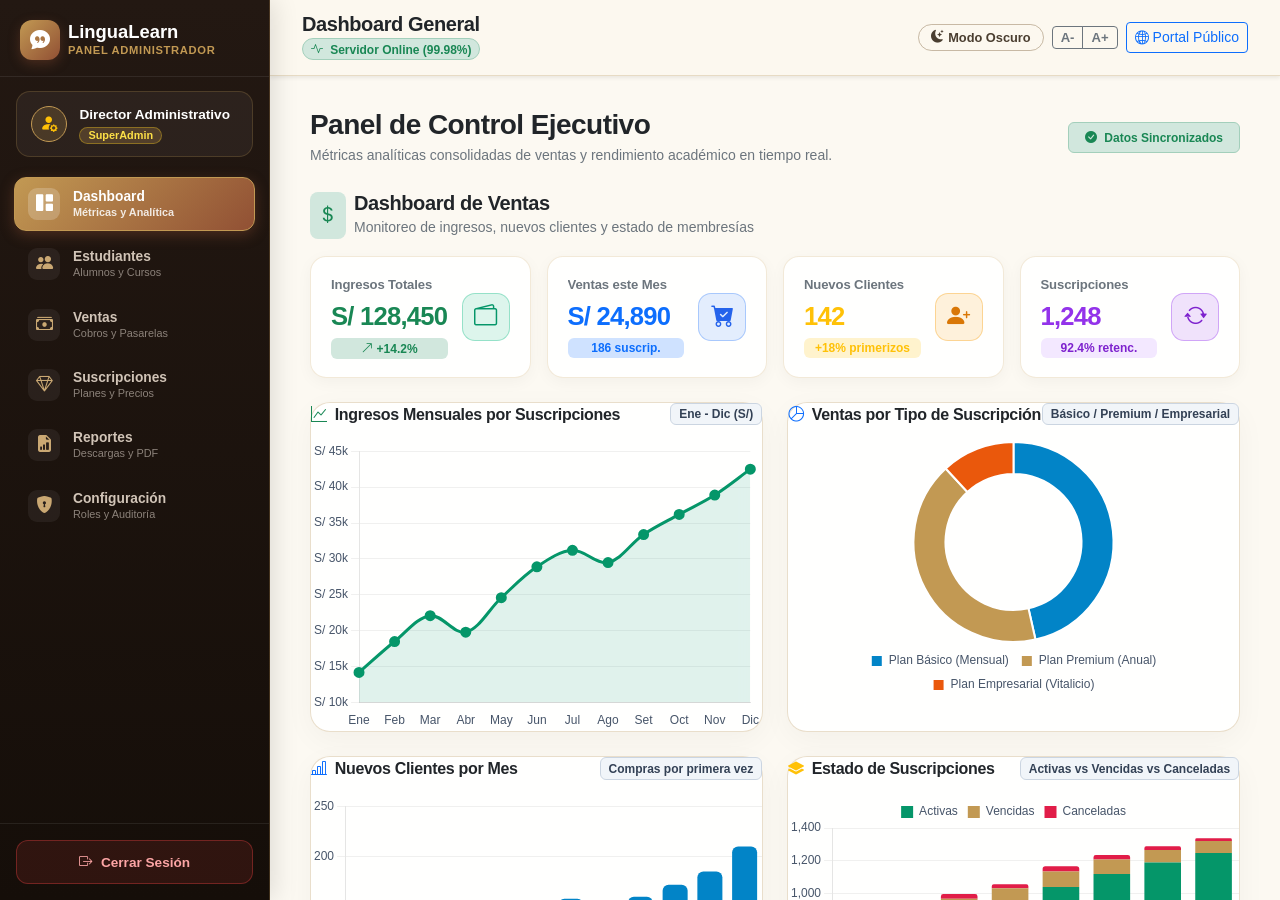
<file: test-diagnostico.html>
<!DOCTYPE html>
<html lang="es">
<head>
  <!-- CONTROL DE ACCESO ESTRICTO: REDIRIGIR AL LOGIN SI NO HAY SESIÓN ACTIVA -->
  <script>
    (function () {
      try {
        var user = JSON.parse(localStorage.getItem('lingua_current_user') || '{}');
        if (!user || user.isLoggedIn !== true) {
          window.location.replace('index.html');
        }
      } catch (e) {
        window.location.replace('index.html');
      }
    })();
  </script>

  <meta charset="UTF-8">
  <meta name="viewport" content="width=device-width, initial-scale=1.0">
  <title>LinguaLearn - Evaluación Diagnóstica Inicial</title>
  <!-- Bootstrap 5 CSS -->
  <link href="https://cdn.jsdelivr.net/npm/bootstrap@5.3.3/dist/css/bootstrap.min.css" rel="stylesheet">
  <!-- Bootstrap Icons -->
  <link href="https://cdn.jsdelivr.net/npm/bootstrap-icons@1.11.3/font/bootstrap-icons.min.css" rel="stylesheet">
  <!-- Estilos Personalizados y Accesibilidad -->
  <link rel="stylesheet" href="css/styles.css">
  <link rel="stylesheet" href="css/nuevas_pantallas.css">
  <script>
    if (localStorage.getItem('lingua_theme_reset_warm') !== 'true') {
      localStorage.setItem('lingua_theme', 'light');
      localStorage.setItem('lingua_theme_reset_warm', 'true');
    }
    if (localStorage.getItem('lingua_theme') === 'dark') {
      document.documentElement.setAttribute('data-theme', 'dark');
      if (document.body) {
        document.body.classList.add('dark-mode');
      } else {
        document.addEventListener('DOMContentLoaded', () => document.body.classList.add('dark-mode'));
      }
    }
  </script>
</head>
<body class="test-evaluation-canvas preload-theme">
  <script>
    if (localStorage.getItem('lingua_theme') === 'dark') {
      document.body.classList.add('dark-mode');
    }
  </script>

<!-- NAVBAR PRINCIPAL HORIZONTAL (FONDO OSCURO TRANSLÚCIDO EN PC / PANEL DE CONTROL EN MÓVIL) -->
  <header class="main-navbar canvas-navbar-warm sticky-top shadow-sm anim-cascade-down stagger-2">
    <div class="container-xl">
      <nav class="navbar navbar-expand-lg p-0" aria-label="Navegación principal">
        <a class="brand-logo-container" href="dashboard.html">
          <div class="brand-icon">
            <i class="bi bi-chat-quote-fill"></i>
          </div>
          <span class="brand-name">LinguaLearn</span>
        </a>

        <!-- Botones de accesibilidad para celulares en barra superior -->
        <div class="d-flex align-items-center gap-2 d-lg-none ms-auto me-2">
          <div class="btn-group btn-group-sm header-font-controls mobile-header-font-controls" role="group" aria-label="Ajuste de tipografía móvil">
            <button type="button" class="btn btn-outline-secondary btn-font-decrease font-size-control-btn" aria-label="Disminuir tamaño de fuente" title="Disminuir tamaño (A-)">A-</button>
            <button type="button" class="btn btn-outline-secondary btn-font-increase font-size-control-btn" aria-label="Aumentar tamaño de fuente" title="Aumentar tamaño (A+)">A+</button>
          </div>
        </div>

        <!-- Botón de Menú Hamburguesa Responsivo para Celulares (máx. 768px) -->
        <button class="navbar-toggler hamburger-nav-btn border-0 p-0" type="button" id="btn-navbar-hamburger" aria-controls="navbarContent" aria-expanded="false" aria-label="Abrir menú de navegación">
          <span class="hamburger-symbol" aria-hidden="true">☰</span>
        </button>

        <div class="collapse navbar-collapse" id="navbarContent">

          <!-- 1. CABECERA EXCLUSIVA DEL OVERLAY MÓVIL (PANTALLA COMPLETA) CON BOTÓN DE CIERRE -->
          <div class="navbar-mobile-header d-lg-none">
            <div class="navbar-mobile-brand">
              <div class="navbar-mobile-brand-icon">
                <i class="bi bi-chat-quote-fill"></i>
              </div>
              <div class="navbar-mobile-brand-text">
                <span class="navbar-mobile-brand-title">LinguaLearn</span>
                <span class="navbar-mobile-brand-subtitle">Panel de Control del Estudiante</span>
              </div>
            </div>
            <button type="button" class="navbar-mobile-close-btn" id="btn-close-navbar-modal" aria-label="Cerrar panel de opciones">
              <i class="bi bi-x-lg"></i>
            </button>
          </div>

          <!-- 2. TARJETA DE PERFIL Y PROGRESO DE SOFÍA (CABECERA DEL OVERLAY MÓVIL) -->
          <div class="navbar-mobile-user-card d-lg-none">
            <div class="d-flex align-items-center gap-3">
              <div class="position-relative flex-shrink-0">
                <img src="assets/sofia.jpg" alt="Foto de perfil de Sofia Martinez" class="header-avatar-img mobile-user-avatar">
                <span class="avatar-online-dot mobile-user-online-dot"></span>
              </div>
              <div class="mobile-user-info">
                <div class="mobile-user-name user-display-name">Sofia Martinez</div>
                <div class="badge bg-primary-subtle text-primary user-level-badge">Nivel A2 - Básico Activo</div>
              </div>
            </div>
            <div class="mobile-user-stats">
              <div class="mobile-stat-chip streak" title="Racha activa">
                <i class="bi bi-fire text-danger"></i> <span class="stat-streak-val">5 días</span>
              </div>
              <div class="mobile-stat-chip xp" title="Experiencia acumulada">
                <i class="bi bi-lightning-charge-fill text-warning"></i> <span class="stat-xp-val">120 XP</span>
              </div>
              <div class="btn-group btn-group-sm header-font-controls mobile-header-font-controls ms-auto" role="group" aria-label="Ajuste de tipografía en menú">
                <button type="button" class="btn btn-outline-secondary btn-font-decrease font-size-control-btn" aria-label="Disminuir tamaño de fuente" title="Disminuir tamaño (A-)">A-</button>
                <button type="button" class="btn btn-outline-secondary btn-font-increase font-size-control-btn" aria-label="Aumentar tamaño de fuente" title="Aumentar tamaño (A+)">A+</button>
              </div>
            </div>
          </div>

          <!-- 3. CUADRÍCULA DE OPCIONES: EN ESCRITORIO ES LA BARRA HORIZONTAL; EN MÓVILES ES EL GRID MODERNO DE TARJETAS TÁCTILES -->
          <ul class="navbar-nav mx-auto mb-2 mb-lg-0 gap-1 navbar-control-grid">
            <li class="nav-item">
              <a class="nav-link nav-link-custom active" aria-current="page" href="test-diagnostico.html">
                <div class="nav-link-icon-box icon-box-test">
                  <i class="bi bi-clipboard2-check-fill"></i>
                </div>
                <div class="nav-link-text-box">
                  <span class="nav-link-title">Test Diagnóstico</span>
                  <span class="nav-link-desc">Calibración MCER</span>
                </div>
              </a>
            </li>
            <li class="nav-item">
              <a class="nav-link nav-link-custom" href="dashboard.html">
                <div class="nav-link-icon-box icon-box-dashboard">
                  <i class="bi bi-grid-1x2-fill"></i>
                </div>
                <div class="nav-link-text-box">
                  <span class="nav-link-title">Dashboard</span>
                  <span class="nav-link-desc">Ruta y Progreso</span>
                </div>
              </a>
            </li>
            <li class="nav-item">
              <a class="nav-link nav-link-custom" href="leccion.html">
                <div class="nav-link-icon-box icon-box-lesson">
                  <i class="bi bi-book-half"></i>
                </div>
                <div class="nav-link-text-box">
                  <span class="nav-link-title">Lección Activa</span>
                  <span class="nav-link-desc">Práctica Diaria</span>
                </div>
              </a>
            </li>
            <li class="nav-item">
              <a class="nav-link nav-link-custom" href="pronunciacion.html">
                <div class="nav-link-icon-box icon-box-pronounce">
                  <i class="bi bi-mic-fill"></i>
                </div>
                <div class="nav-link-text-box">
                  <span class="nav-link-title">Pronunciación</span>
                  <span class="nav-link-desc">Tutor Fonético</span>
                </div>
              </a>
            </li>
            <li class="nav-item">
              <a class="nav-link nav-link-custom" href="comunidad.html">
                <div class="nav-link-icon-box icon-box-community">
                  <i class="bi bi-people-fill"></i>
                </div>
                <div class="nav-link-text-box">
                  <span class="nav-link-title">Comunidad</span>
                  <span class="nav-link-desc">Salas de Voz</span>
                </div>
              </a>
            </li>
            <li class="nav-item">
              <a class="nav-link nav-link-custom" href="suscripcion.html">
                <div class="nav-link-icon-box icon-box-subs">
                  <i class="bi bi-gem"></i>
                </div>
                <div class="nav-link-text-box">
                  <span class="nav-link-title">Suscripción</span>
                  <span class="nav-link-desc">Planes y Beneficios</span>
                </div>
              </a>
            </li>
            <li class="nav-item">
              <a class="nav-link nav-link-custom" href="soporte.html">
                <div class="nav-link-icon-box icon-box-support">
                  <i class="bi bi-headset"></i>
                </div>
                <div class="nav-link-text-box">
                  <span class="nav-link-title">Soporte</span>
                  <span class="nav-link-desc">Centro de Ayuda</span>
                </div>
              </a>
            </li>
            <li class="nav-item d-lg-none">
              <a class="nav-link nav-link-custom" href="perfil.html">
                <div class="nav-link-icon-box icon-box-profile">
                  <i class="bi bi-person-circle"></i>
                </div>
                <div class="nav-link-text-box">
                  <span class="nav-link-title">Mi Perfil</span>
                  <span class="nav-link-desc">Logros y Cuenta</span>
                </div>
              </a>
            </li>
            <li class="nav-item d-lg-none">
              <a class="nav-link nav-link-custom" href="tickets.html">
                <div class="nav-link-icon-box icon-box-tickets">
                  <i class="bi bi-ticket-detailed"></i>
                </div>
                <div class="nav-link-text-box">
                  <span class="nav-link-title">Mis Tickets</span>
                  <span class="nav-link-desc">Consultas y Dudas</span>
                </div>
              </a>
            </li>
            <!-- PESTAÑA EXCLUSIVA PRO (MOSTRADA SOLO SI SOFÍA TIENE PRO ACTIVO) -->
            <li class="nav-item pro-nav-item" id="nav-item-pro-tab" style="display: none;">
              <a class="nav-link nav-link-pro-special" href="panel-pro.html" title="Ingresar a tu espacio exclusivo LinguaLearn PRO">
                <div class="nav-link-icon-box icon-box-pro">
                  <i class="bi bi-stars"></i>
                </div>
                <div class="nav-link-text-box">
                  <span class="nav-link-title">LinguaLearn PRO</span>
                  <span class="nav-link-desc">Espacio Exclusivo</span>
                </div>
              </a>
            </li>
          </ul>

          <!-- 4. PIE DEL OVERLAY MÓVIL: CERRAR SESIÓN DESTACADO DE PANTALLA COMPLETA -->
          <div class="navbar-mobile-footer d-lg-none">
            <button type="button" class="btn-navbar-logout btn-global-logout" aria-label="Cerrar Sesión de la Cuenta">
              <i class="bi bi-box-arrow-right"></i>
              <span>Cerrar Sesión</span>
            </button>
          </div>

          <!-- 5. BARRA DE ESTADO DE USUARIO EN ESCRITORIO (SE OCULTA EN MÓVIL PORQUE YA ESTÁ INTEGRADA EN EL CONTROL CENTER) -->
          <div class="header-user-status-bar d-none d-lg-flex align-items-center gap-2 gap-md-3 flex-nowrap ms-lg-3">
            <div class="header-stat-pill streak flex-shrink-0" title="Racha activa">
              <i class="bi bi-fire"></i> <span class="stat-streak-val">5 días</span>
            </div>
            <div class="header-stat-pill xp flex-shrink-0" title="Experiencia acumulada">
              <i class="bi bi-lightning-charge-fill"></i> <span class="stat-xp-val">120 XP</span>
            </div>
            <!-- Botones de accesibilidad para aumentar y disminuir tamaño de fuente -->
            <div class="btn-group btn-group-sm header-font-controls flex-shrink-0" role="group" aria-label="Ajuste de tipografía">
              <button type="button" class="btn btn-outline-secondary btn-font-decrease font-size-control-btn" aria-label="Disminuir tamaño de fuente" title="Disminuir tamaño (A-)">A-</button>
              <button type="button" class="btn btn-outline-secondary btn-font-increase font-size-control-btn" aria-label="Aumentar tamaño de fuente" title="Aumentar tamaño (A+)">A+</button>
            </div>
            <div class="dropdown header-profile-dropdown flex-shrink-0">
              <button class="header-profile-btn dropdown-toggle d-flex align-items-center gap-2" type="button" id="dropdownUserMenu" data-bs-toggle="dropdown" aria-expanded="false" title="Menú de perfil y cerrar sesión">
                <div class="position-relative">
                  <img src="assets/sofia.jpg" alt="Foto de perfil de Sofia Martinez" class="header-avatar-img">
                  <span class="avatar-online-dot"></span>
                </div>
                <span class="header-profile-name fw-semibold small user-display-name">Sofia Martinez</span>
                <i class="bi bi-chevron-down small text-secondary"></i>
              </button>
              <ul class="dropdown-menu dropdown-menu-end shadow-lg border-0 header-profile-menu p-2" aria-labelledby="dropdownUserMenu">
                <li class="px-3 py-2 border-bottom mb-1 dropdown-user-header">
                  <div class="fw-bold text-dark text-truncate user-display-name">Sofia Martinez</div>
                  <div class="small text-secondary text-truncate" style="font-size: 0.775rem;">sofia.martinez@universidad.edu</div>
                  <div class="badge bg-primary-subtle text-primary mt-1 user-level-badge" style="font-size: 0.7rem;">Nivel A2 - Básico Activo</div>
                </li>
                <li>
                  <a class="dropdown-item rounded-2 py-2 small d-flex align-items-center gap-2" href="perfil.html">
                    <i class="bi bi-person-circle text-primary"></i> <span>Mi Perfil y Logros</span>
                  </a>
                </li>
                <li>
                  <a class="dropdown-item rounded-2 py-2 small d-flex align-items-center gap-2" href="dashboard.html">
                    <i class="bi bi-speedometer2 text-success"></i> <span>Mi Dashboard</span>
                  </a>
                </li>
                <li>
                  <a class="dropdown-item rounded-2 py-2 small d-flex align-items-center gap-2" href="suscripcion.html">
                    <i class="bi bi-gem text-warning"></i> <span>Suscripciones de estudio</span>
                  </a>
                </li>
                <li>
                  <a class="dropdown-item rounded-2 py-2 small d-flex align-items-center gap-2" href="tickets.html">
                    <i class="bi bi-ticket-detailed fs-6 text-primary"></i> <span>Mis Tickets</span>
                  </a>
                </li>
                <li>
                  <button type="button" class="dropdown-item rounded-2 py-2 small d-flex align-items-center justify-content-between btn-toggle-darkmode" aria-label="Alternar modo oscuro o claro">
                    <span class="d-flex align-items-center gap-2">
                      <i class="bi bi-moon-stars-fill text-warning"></i> <span class="darkmode-text">Modo Oscuro</span>
                    </span>
                    <span class="badge bg-secondary-subtle text-secondary small">Tema</span>
                  </button>
                </li>
                <li><hr class="dropdown-divider my-1"></li>
                <li>
                  <button type="button" class="dropdown-item rounded-2 py-2 small text-danger d-flex align-items-center gap-2 btn-global-logout fw-bold">
                    <i class="bi bi-box-arrow-right fs-6"></i> <span>Cerrar Sesión</span>
                  </button>
                </li>
              </ul>
            </div>
          </div>
        </div>
      </nav>
    </div>
  </header>

  <main class="py-4 py-md-5" id="main-content">
    <div class="container-xl" style="max-width: 920px;">

      <!-- =========================================================================
           ENCABEZADO DE EVALUACIÓN: ISLA EN NUBE CON MOLINO, PROGRESO Y CONTROLES
           (Fiel a media_1791125039160.jpg y media_1791125044908.jpg)
           ========================================================================= -->
      <div class="cloud-header-island anim-cascade stagger-3">
        
        <!-- Cresta Decorativa: Molino Eólico y Satélite en la cima de la nube -->
        <div class="cloud-wind-crest d-none d-md-block">
          <svg width="140" height="42" viewBox="0 0 140 42" fill="none" xmlns="http://www.w3.org/2000/svg">
            <!-- Nube pequeña base -->
            <path d="M40 38 Q55 24 75 28 Q95 20 110 38 Z" fill="currentColor" opacity="0.3"/>
            <!-- Torre y Aspas del Molino -->
            <line x1="68" y1="36" x2="68" y2="12" stroke="currentColor" stroke-width="2" stroke-linecap="round"/>
            <circle cx="68" cy="12" r="2.5" fill="currentColor"/>
            <line x1="68" y1="12" x2="56" y2="4" stroke="currentColor" stroke-width="1.8" stroke-linecap="round"/>
            <line x1="68" y1="12" x2="80" y2="6" stroke="currentColor" stroke-width="1.8" stroke-linecap="round"/>
            <line x1="68" y1="12" x2="68" y2="25" stroke="currentColor" stroke-width="1.8" stroke-linecap="round"/>
            <!-- Antena Satelital -->
            <line x1="88" y1="36" x2="94" y2="18" stroke="currentColor" stroke-width="1.6"/>
            <path d="M88 16 Q94 20 100 16" stroke="currentColor" stroke-width="1.8" fill="none"/>
            <line x1="94" y1="18" x2="98" y2="12" stroke="currentColor" stroke-width="1.5"/>
          </svg>
        </div>

        <div class="d-flex justify-content-between align-items-center flex-wrap gap-3 mb-3">
          <div class="d-flex align-items-center gap-2 flex-wrap">
            <span class="cloud-badge-wind" title="Elemento Aire y Comunicación">
              <i class="bi bi-wind"></i>
            </span>
            <span class="cloud-badge-level">TEST DE NIVEL</span>
            <span class="cloud-badge-progress">
              <span class="pulse-live-dot" style="background:#0c6843;"></span> En progreso
            </span>
            <span class="badge bg-primary-subtle text-primary border border-primary-subtle rounded-pill active-target-lang-badge ms-1">🇬🇧 Inglés</span>
            <h1 class="h5 fw-bold mb-0 ms-1" id="test-title" style="color: inherit;">
              Evaluación Diagnóstica Inicial
            </h1>
          </div>

          <div class="d-flex align-items-center gap-2">
            <div class="cloud-stat-chip">
              <i class="bi bi-clock text-warning"></i>
              <span>Tiempo est.: <strong>~3 min</strong></span>
            </div>
            <button type="button" class="cloud-stat-chip btn-cloud-hint" id="btn-test-pause" style="cursor: pointer;">
              <i class="bi bi-pause-fill"></i> Pausar
            </button>
          </div>
        </div>

        <!-- Barra de Progreso Dinámica con Líquido Azul -->
        <div class="d-flex justify-content-end mb-1">
          <span class="small fw-bold text-primary" id="test-progress-text">40% completado</span>
        </div>
        <div class="cloud-progress-track">
          <div class="cloud-progress-fluid" id="test-progress-bar" style="width: 20%;"></div>
        </div>
      </div>

      <!-- =========================================================================
           TARJETA PRINCIPAL EN FORMA DE NUBE CON EVALUACIÓN, PAJARITOS Y BONSAI
           (Fiel a media_1791125039160.jpg y media_1791125044908.jpg)
           ========================================================================= -->
      <div class="cloud-main-card anim-cascade stagger-4">
        
        <!-- Fila de Etiquetas Superiores -->
        <div class="d-flex justify-content-between align-items-center mb-3">
          <span class="cloud-badge-level" id="test-badge-category" style="font-size: 0.78rem;">
            Saludos e Identidad · Nivel Inicial (A1)
          </span>
          <span class="cloud-item-id" id="test-item-tag">Ítem #D-201</span>
        </div>

        <!-- Enunciado de la Pregunta -->
        <h2 class="h5 fw-bold mb-4" id="test-question-text" style="color: inherit;">
          Selecciona la opción correcta para completar la pregunta de presentación:
        </h2>

        <!-- BURBUJA DE FRASE EN ESTUDIO (CLOUD SPEECH BUBBLE) -->
        <div class="cloud-quote-bubble anim-cascade stagger-5" id="test-sentence-container">
          <p class="fs-4 mb-2 fw-semibold lh-base" id="test-sentence-box" style="color: inherit;">
            “Nice to meet you! Where <span id="sentence-blank-pill" class="cloud-blank-slot">______</span> you from?”
          </p>

          <!-- Fila de Apoyo Pedagógico Sutil con Hojas Verdes -->
          <div class="cloud-hint-row">
            <button type="button" class="btn-cloud-hint" id="btn-toggle-translation" aria-label="Ver u ocultar traducción">
              <i class="bi bi-eye"></i> <span>Ver traducción</span> <span class="ms-1">🍃</span>
            </button>
            <span class="d-inline-flex align-items-center gap-1">
              <span>🍃</span> <i class="bi bi-geo-alt"></i> Intenta pensar en inglés antes de ver la traducción
            </span>
          </div>

          <!-- Caja de Traducción Manual Desplegable -->
          <div id="box-manual-translation" class="d-none mt-2 p-2 px-3 rounded-3 small fst-italic cloud-stat-chip w-100">
            “¡Mucho gusto en conocerte! ¿De dónde eres?”
          </div>
        </div>

        <!-- BANNER ORGÁNICO DE REFUERZO AL RESPONDER (COLOR MENTA / VERDE AGUA O TEAL) -->
        <!-- BANNER ORGÁNICO DE REFUERZO AL RESPONDER (COLOR MENTA / VERDE AGUA O TEAL) -->
        <div id="box-reinforcement-translation" class="mb-3 d-none"></div>
        <!-- BARRA DE AUDIO CON PAJARITOS POSADOS EN EL BORDE -->
        <div class="cloud-audio-bar-wrapper anim-cascade stagger-5">
          <!-- Tres pajaritos descansando en la baranda -->
          <div class="cloud-birds-perch">
            <!-- Pajarito Verde -->
            <svg class="cute-bird-svg" width="22" height="20" viewBox="0 0 24 20" fill="none" xmlns="http://www.w3.org/2000/svg">
              <ellipse cx="11" cy="12" rx="9" ry="7" fill="#84cc16"/>
              <circle cx="16" cy="8" r="5" fill="#a3e635"/>
              <circle cx="18" cy="7" r="1.2" fill="#1e293b"/>
              <polygon points="21,7 24,9 21,10" fill="#f97316"/>
              <ellipse cx="9" cy="13" rx="5" ry="3" fill="#65a30d"/>
            </svg>
            <!-- Palomita Gris/Blanca -->
            <svg class="cute-bird-svg" width="24" height="21" viewBox="0 0 24 20" fill="none" xmlns="http://www.w3.org/2000/svg">
              <ellipse cx="11" cy="12" rx="9" ry="7" fill="#cbd5e1"/>
              <circle cx="16" cy="8" r="5.2" fill="#e2e8f0"/>
              <circle cx="18" cy="7" r="1.2" fill="#0f172a"/>
              <polygon points="21,7 24,9 21,10" fill="#fb923c"/>
              <ellipse cx="9" cy="13" rx="5" ry="3" fill="#94a3b8"/>
            </svg>
            <!-- Pajarito Naranja -->
            <svg class="cute-bird-svg" width="22" height="20" viewBox="0 0 24 20" fill="none" xmlns="http://www.w3.org/2000/svg">
              <ellipse cx="11" cy="12" rx="9" ry="7" fill="#fb923c"/>
              <circle cx="16" cy="8" r="5" fill="#fdba74"/>
              <circle cx="18" cy="7" r="1.2" fill="#1e293b"/>
              <polygon points="21,7 24,9 21,10" fill="#ea580c"/>
              <ellipse cx="9" cy="13" rx="5" ry="3" fill="#ea580c"/>
            </svg>
          </div>

          <div class="d-flex align-items-center gap-2 flex-wrap">
            <button type="button" class="btn-cloud-audio" id="btn-speech-normal" title="Escuchar pronunciación nativa">
              <i class="bi bi-volume-up-fill text-primary"></i>
              <span>Escuchar oración</span>
              <span class="cloud-chip-speed text-primary fw-bold">1.0x</span>
            </button>
            <button type="button" class="btn-cloud-audio" id="btn-speech-slow" title="Escuchar a velocidad pausada">
              <i class="bi bi-hourglass-split text-warning"></i>
              <span>Lenta</span>
              <span class="cloud-chip-speed text-secondary">0.75x</span>
            </button>
            <button type="button" class="btn-cloud-audio" id="btn-speech-ultraslow" title="Escuchar a velocidad ultra lenta para detalles fonéticos">
              <i class="bi bi-pause-circle text-success"></i>
              <span>Ultra lenta</span>
              <span class="cloud-chip-speed text-secondary">0.5x</span>
            </button>
          </div>

          <span class="small d-inline-flex align-items-center gap-1 opacity-75">
            <i class="bi bi-headphones"></i> Audio nativo verificado
          </span>
        </div>

        <!-- ÁREA DE OPCIONES CON ISLAS FLOTANTES Y ÁRBOLES BONSAI EN LOS LATERALES -->
        <div class="cloud-options-area anim-cascade stagger-6">
          
          <!-- Isla Flotante Izquierda con Árbol Bonsai -->
          <div class="cloud-floating-island-left">
            <svg viewBox="0 0 95 75" fill="none" xmlns="http://www.w3.org/2000/svg">
              <!-- Roca / Acantilado flotante -->
              <path d="M12 40 Q45 42 78 38 Q65 72 45 74 Q25 72 12 40 Z" fill="#6d4c41"/>
              <path d="M14 42 Q45 44 76 40 Q62 65 45 68 Q28 65 14 42 Z" fill="#8d6e63"/>
              <!-- Capa de Césped -->
              <path d="M10 40 Q45 37 80 39 Q75 44 12 42 Z" fill="#558b2f"/>
              <!-- Tronco y Follaje Bonsai -->
              <path d="M38 40 Q32 28 35 18 Q36 26 42 39 Z" fill="#4e342e"/>
              <circle cx="34" cy="14" r="14" fill="#33691e"/>
              <circle cx="44" cy="18" r="11" fill="#558b2f"/>
              <circle cx="26" cy="20" r="9" fill="#2e7d32"/>
            </svg>
          </div>

          <!-- Isla Flotante Derecha con Árbol Bonsai -->
          <div class="cloud-floating-island-right">
            <svg viewBox="0 0 95 75" fill="none" xmlns="http://www.w3.org/2000/svg">
              <!-- Roca / Acantilado flotante -->
              <path d="M18 38 Q50 42 82 40 Q70 72 52 74 Q30 72 18 38 Z" fill="#6d4c41"/>
              <path d="M20 40 Q50 44 80 42 Q68 65 52 68 Q32 65 20 40 Z" fill="#8d6e63"/>
              <!-- Capa de Césped -->
              <path d="M15 39 Q50 37 85 40 Q80 44 18 42 Z" fill="#558b2f"/>
              <!-- Tronco y Follaje Bonsai -->
              <path d="M56 40 Q62 28 58 18 Q57 26 52 39 Z" fill="#4e342e"/>
              <circle cx="60" cy="14" r="14" fill="#33691e"/>
              <circle cx="50" cy="18" r="11" fill="#558b2f"/>
              <circle cx="68" cy="20" r="9" fill="#2e7d32"/>
            </svg>
          </div>

          <!-- Encabezado de Selección -->
          <div class="d-flex justify-content-between align-items-center mb-3">
            <span class="small fw-bold text-uppercase letter-spacing-1 opacity-75">
              SELECCIONA LA OPCIÓN CORRECTA:
            </span>
            <span class="small opacity-75">Usa teclas [1, 2, 3, 4]</span>
          </div>

          <!-- Grid de Opciones Dinámicas A, B, C, D (Ubicadas justo encima de los botones de navegación) -->
          <div class="row g-3 mb-3" id="test-options-container">
            <div class="col-md-6 anim-cascade stagger-1">
              <button type="button" class="cloud-option-card" data-option-index="0" data-option-letter="A" aria-pressed="false">
                <div class="d-flex align-items-center">
                  <div class="cloud-opt-letter">A</div>
                  <div>
                    <div class="cloud-opt-text-main">is</div>
                    <div class="cloud-opt-text-sub">Concordancia para tercera persona singular</div>
                  </div>
                </div>
                <div class="cloud-opt-indicator"></div>
              </button>
            </div>
            <div class="col-md-6 anim-cascade stagger-2">
              <button type="button" class="cloud-option-card" data-option-index="1" data-option-letter="B" aria-pressed="false">
                <div class="d-flex align-items-center">
                  <div class="cloud-opt-letter">B</div>
                  <div>
                    <div class="cloud-opt-text-main">am</div>
                    <div class="cloud-opt-text-sub">Uso exclusivo para primera persona "I"</div>
                  </div>
                </div>
                <div class="cloud-opt-indicator"></div>
              </button>
            </div>
            <div class="col-md-6 anim-cascade stagger-3">
              <button type="button" class="cloud-option-card" data-option-index="2" data-option-letter="C" aria-pressed="false">
                <div class="d-flex align-items-center">
                  <div class="cloud-opt-letter">C</div>
                  <div>
                    <div class="cloud-opt-text-main">are</div>
                    <div class="cloud-opt-text-sub">Forma correcta del verbo to be para el pronombre "you"</div>
                  </div>
                </div>
                <div class="cloud-opt-indicator"></div>
              </button>
            </div>
            <div class="col-md-6 anim-cascade stagger-4">
              <button type="button" class="cloud-option-card" data-option-index="3" data-option-letter="D" aria-pressed="false">
                <div class="d-flex align-items-center">
                  <div class="cloud-opt-letter">D</div>
                  <div>
                    <div class="cloud-opt-text-main">be</div>
                    <div class="cloud-opt-text-sub">Forma infinitiva sin conjugar</div>
                  </div>
                </div>
                <div class="cloud-opt-indicator"></div>
              </button>
            </div>
          </div>

          <!-- BARRA DE ACCIÓN INMEDIATA: SIGUIENTE / ANTERIOR (DIRECTAMENTE DEBAJO DE LAS OPCIONES) -->
          <div class="card-custom test-card-glass p-3 mt-2 mb-2 d-flex justify-content-between align-items-center flex-wrap gap-3 anim-cascade stagger-7" id="test-action-bar-direct">
            <button type="button" class="btn btn-secondary-custom test-pill-glass" id="btn-test-prev">
              <i class="bi bi-arrow-left"></i> Anterior
            </button>

            <div class="keyboard-shortcuts-helper test-pill-glass d-none d-sm-flex align-items-center gap-1">
              <i class="bi bi-keyboard text-secondary"></i>
              <span>Pulsa <kbd class="kbd-badge">1 - 4</kbd> o <kbd class="kbd-badge">Enter</kbd> para avanzar</span>
            </div>

            <button type="button" class="btn btn-primary-custom px-4 py-2 fw-bold shadow-sm" id="btn-test-next">
              <span>Siguiente Pregunta</span>
              <i class="bi bi-arrow-right ms-2"></i>
            </button>
          </div>
        </div>
      </div>

      <!-- TIP MOTIVADOR Y HÁBITO (UBICADO DEBAJO PARA NO OBSTRUIR EL BOTÓN SIGUIENTE) -->
      <div class="cloud-quote-bubble p-3 p-md-4 mb-3 text-center overflow-hidden position-relative anim-cascade stagger-8">
        <img src="assets/tip_motivador_habito.png" 
             alt="TIP motivador y hábito: 5 minutos diarios vs 1 hora semanal. El secreto está en la repetición." 
             class="img-fluid rounded-3 shadow-sm w-100" 
             style="max-height: 280px; object-fit: contain;">
      </div>

      <!-- Nota de Confianza y Calibración -->
      <div class="test-card-glass p-3 rounded-4 text-center text-muted small anim-cascade stagger-8">
        <i class="bi bi-shield-check text-success"></i>
        <span>Tu resultado calibrará automáticamente tus lecciones en el Dashboard. No hay respuestas punitivas.</span>
      </div>
    </div>
  </main>

  <!-- MODAL DE RESULTADOS Y CALIBRACIÓN DE NIVEL -->
  <div class="modal fade" id="test-results-modal" data-bs-backdrop="static" data-bs-keyboard="false" tabindex="-1" aria-labelledby="modalResultsLabel" aria-hidden="true">
    <div class="modal-dialog modal-dialog-centered">
      <div class="modal-content card-custom test-card-glass border-0 text-center p-4">
        <div class="modal-body">
          <div class="display-3 text-warning mb-3">
            <i class="bi bi-trophy-fill"></i>
          </div>
          <h2 class="h3 fw-bold mb-2" id="modalResultsLabel">¡Evaluación Completada!</h2>
          <p class="text-secondary mb-4">
            Hemos analizado tu precisión sintáctica, vocabulario contextual y comprensión para crear tu ruta adaptativa.
          </p>
          <div class="p-3 test-container-inset rounded-4 mb-4">
            <span class="badge bg-primary fs-6 px-3 py-2 mb-2 d-inline-block" id="result-level-badge">Nivel Calibrado: Básico (A2)</span>
            <div class="text-muted small" id="result-score-text">4 de 5 respuestas correctas</div>
            <div class="fw-bold text-success mt-2">+50 XP otorgados a tu cuenta</div>
          </div>
          <a href="dashboard.html" class="btn btn-primary-custom w-100 py-3 fw-bold">
            <span>Ir a Mi Dashboard</span>
            <i class="bi bi-arrow-right"></i>
          </a>
        </div>
      </div>
    </div>
  </div>

  <!-- MODAL GUÍA DE ATAJOS -->
  <div class="modal fade" id="modal-shortcuts" tabindex="-1" aria-hidden="true">
    <div class="modal-dialog modal-dialog-centered">
      <div class="modal-content card-custom test-card-glass border-0">
        <div class="modal-header border-bottom-0">
          <h3 class="h5 modal-title fw-bold"><i class="bi bi-keyboard text-primary me-2"></i> Atajos de Teclado</h3>
          <button type="button" class="btn-close" data-bs-dismiss="modal" aria-label="Cerrar"></button>
        </div>
        <div class="modal-body py-3">
          <ul class="list-group list-group-flush small">
            <li class="list-group-item bg-transparent d-flex justify-content-between"><span>Elegir opciones</span> <kbd class="kbd-badge">1 - 4</kbd></li>
            <li class="list-group-item bg-transparent d-flex justify-content-between"><span>Escuchar pronunciación</span> <kbd class="kbd-badge">Espacio</kbd></li>
            <li class="list-group-item bg-transparent d-flex justify-content-between"><span>Siguiente pregunta</span> <kbd class="kbd-badge">Enter</kbd></li>
            <li class="list-group-item bg-transparent d-flex justify-content-between"><span>Ir a Dashboard</span> <kbd class="kbd-badge">Alt + 3</kbd></li>
          </ul>
        </div>
      </div>
    </div>
  </div>

  <!-- PIE DE PÁGINA ACCESIBLE (TRANSLÚCIDO CÁLIDO) -->
  <footer class="footer-accessible dashboard-footer-warm anim-cascade stagger-9">
    <div class="container-xl">
      <div class="row align-items-center g-3">
        <div class="col-md-6 d-flex align-items-center gap-2">
          <div class="brand-icon" style="width: 24px; height: 24px; font-size: 0.8rem;">
            <i class="bi bi-chat-quote-fill"></i>
          </div>
          <strong class="text-dark">LinguaLearn</strong>
          <span class="text-muted small ms-2">Plataforma empática y accesible para el aprendizaje de idiomas.</span>
        </div>
        <div class="col-md-6 text-md-end d-flex flex-wrap justify-content-md-end gap-3 small">
          <a href="#"><i class="bi bi-question-circle"></i> Centro de Ayuda</a>
          <a href="#" data-bs-toggle="modal" data-bs-target="#modal-shortcuts"><i class="bi bi-keyboard"></i> Guía de Atajos</a>
          <a href="#"><i class="bi bi-shield-check"></i> Declaración de Accesibilidad</a>
          <a href="#">Privacidad</a>
        </div>
      </div>
      <div class="text-center text-muted small mt-4 pt-3 border-top" style="border-color: rgba(215, 195, 160, 0.4) !important;">
        © 2024 LinguaLearn. Diseñado bajo estándares WCAG 2.2 AAA.
      </div>
    </div>
  </footer>

  <!-- Bootstrap 5 JS -->
  <script src="https://cdn.jsdelivr.net/npm/bootstrap@5.3.3/dist/js/bootstrap.bundle.min.js"></script>
  <!-- Scripts de la Aplicación -->
  <script src="js/fireflies.js"></script>
  <script src="js/accesibilidad.js"></script>
  <script src="js/app.js"></script>
  <!-- Motor de Internacionalización Global (i18n) -->
  <script src="js/i18n.js"></script>
  <script src="js/test.js"></script>
</body>
</html>
</file>
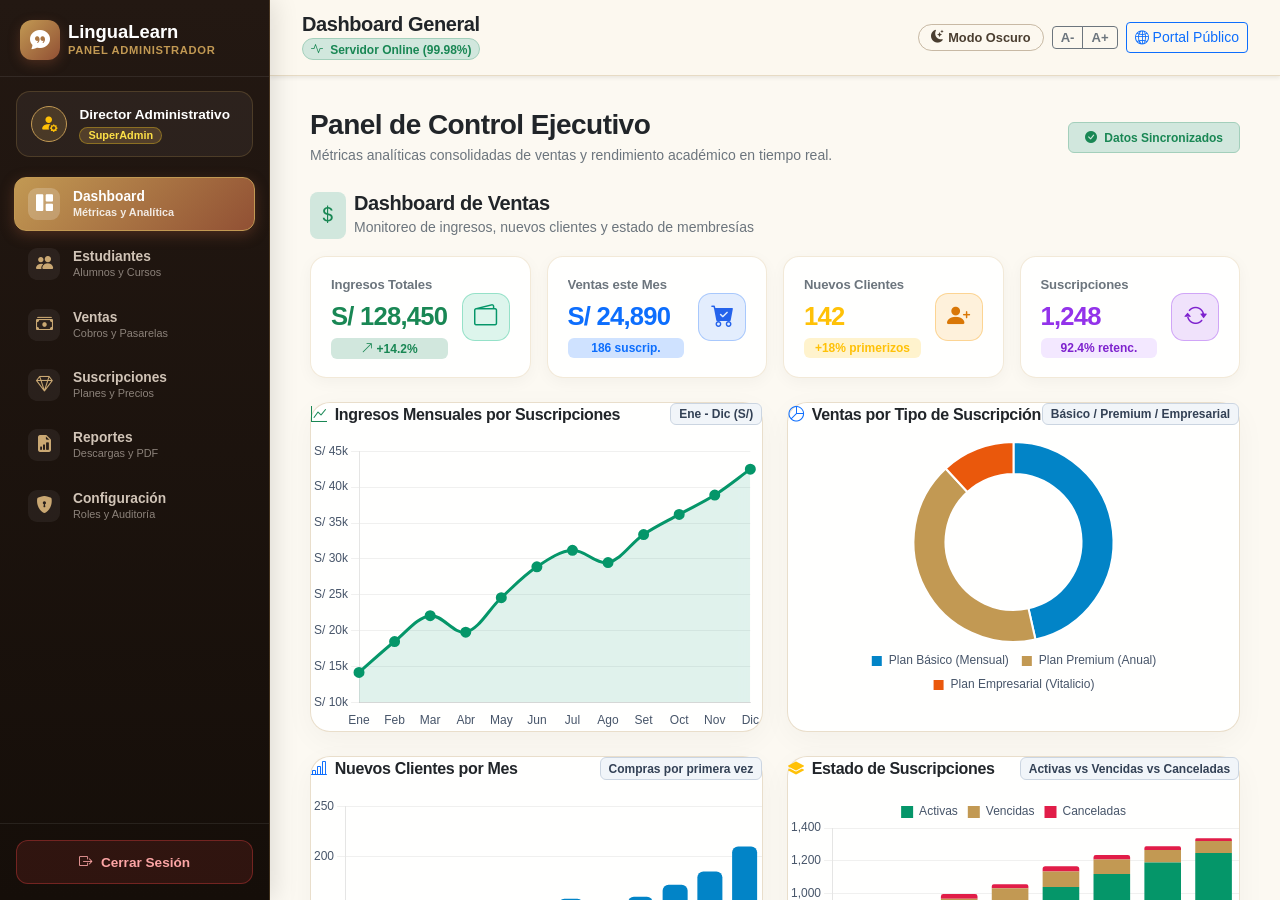
<file: tickets.html>
<!DOCTYPE html>
<html lang="es">
<head>
  <!-- CONTROL DE ACCESO ESTRICTO: REDIRIGIR AL LOGIN SI NO HAY SESIÓN ACTIVA -->
  <script>
    (function () {
      try {
        var user = JSON.parse(localStorage.getItem('lingua_current_user') || '{}');
        if (!user || user.isLoggedIn !== true) {
          window.location.replace('index.html');
        }
      } catch (e) {
        window.location.replace('index.html');
      }
    })();
  </script>

  <meta charset="UTF-8">
  <meta name="viewport" content="width=device-width, initial-scale=1.0">
  <title>LinguaLearn - Centro de Ayuda y Soporte</title>
  <!-- Bootstrap 5 CSS -->
  <link href="https://cdn.jsdelivr.net/npm/bootstrap@5.3.3/dist/css/bootstrap.min.css" rel="stylesheet">
  <!-- Bootstrap Icons -->
  <link href="https://cdn.jsdelivr.net/npm/bootstrap-icons@1.11.3/font/bootstrap-icons.min.css" rel="stylesheet">
  <!-- Estilos Personalizados y Nuevas Pantallas -->
  <link rel="stylesheet" href="css/styles.css">
  <link rel="stylesheet" href="css/nuevas_pantallas.css">
  <script>
    if (localStorage.getItem('lingua_theme_reset_warm') !== 'true') {
      localStorage.setItem('lingua_theme', 'light');
      localStorage.setItem('lingua_theme_reset_warm', 'true');
    }
    if (localStorage.getItem('lingua_theme') === 'dark') {
      document.documentElement.setAttribute('data-theme', 'dark');
      if (document.body) {
        document.body.classList.add('dark-mode');
      } else {
        document.addEventListener('DOMContentLoaded', () => document.body.classList.add('dark-mode'));
      }
    }
  </script>
</head>
<body class="support-canvas preload-theme">
  <script>
    if (localStorage.getItem('lingua_theme') === 'dark') {
      document.body.classList.add('dark-mode');
    }
  </script>

<!-- NAVBAR PRINCIPAL HORIZONTAL (FONDO OSCURO TRANSLÚCIDO EN PC / PANEL DE CONTROL EN MÓVIL) -->
  <header class="main-navbar canvas-navbar-warm sticky-top shadow-sm anim-cascade-down stagger-2">
    <div class="container-xl">
      <nav class="navbar navbar-expand-lg p-0" aria-label="Navegación principal">
        <a class="brand-logo-container" href="dashboard.html">
          <div class="brand-icon">
            <i class="bi bi-chat-quote-fill"></i>
          </div>
          <span class="brand-name">LinguaLearn</span>
        </a>

        <!-- Botones de accesibilidad para celulares en barra superior -->
        <div class="d-flex align-items-center gap-2 d-lg-none ms-auto me-2">
          <div class="btn-group btn-group-sm header-font-controls mobile-header-font-controls" role="group" aria-label="Ajuste de tipografía móvil">
            <button type="button" class="btn btn-outline-secondary btn-font-decrease font-size-control-btn" aria-label="Disminuir tamaño de fuente" title="Disminuir tamaño (A-)">A-</button>
            <button type="button" class="btn btn-outline-secondary btn-font-increase font-size-control-btn" aria-label="Aumentar tamaño de fuente" title="Aumentar tamaño (A+)">A+</button>
          </div>
        </div>

        <!-- Botón de Menú Hamburguesa Responsivo para Celulares (máx. 768px) -->
        <button class="navbar-toggler hamburger-nav-btn border-0 p-0" type="button" id="btn-navbar-hamburger" aria-controls="navbarContent" aria-expanded="false" aria-label="Abrir menú de navegación">
          <span class="hamburger-symbol" aria-hidden="true">☰</span>
        </button>

        <div class="collapse navbar-collapse" id="navbarContent">

          <!-- 1. CABECERA EXCLUSIVA DEL OVERLAY MÓVIL (PANTALLA COMPLETA) CON BOTÓN DE CIERRE -->
          <div class="navbar-mobile-header d-lg-none">
            <div class="navbar-mobile-brand">
              <div class="navbar-mobile-brand-icon">
                <i class="bi bi-chat-quote-fill"></i>
              </div>
              <div class="navbar-mobile-brand-text">
                <span class="navbar-mobile-brand-title">LinguaLearn</span>
                <span class="navbar-mobile-brand-subtitle">Panel de Control del Estudiante</span>
              </div>
            </div>
            <button type="button" class="navbar-mobile-close-btn" id="btn-close-navbar-modal" aria-label="Cerrar panel de opciones">
              <i class="bi bi-x-lg"></i>
            </button>
          </div>

          <!-- 2. TARJETA DE PERFIL Y PROGRESO DE SOFÍA (CABECERA DEL OVERLAY MÓVIL) -->
          <div class="navbar-mobile-user-card d-lg-none">
            <div class="d-flex align-items-center gap-3">
              <div class="position-relative flex-shrink-0">
                <img src="assets/sofia.jpg" alt="Foto de perfil de Sofia Martinez" class="header-avatar-img mobile-user-avatar">
                <span class="avatar-online-dot mobile-user-online-dot"></span>
              </div>
              <div class="mobile-user-info">
                <div class="mobile-user-name user-display-name">Sofia Martinez</div>
                <div class="badge bg-primary-subtle text-primary user-level-badge">Nivel A2 - Básico Activo</div>
              </div>
            </div>
            <div class="mobile-user-stats">
              <div class="mobile-stat-chip streak" title="Racha activa">
                <i class="bi bi-fire text-danger"></i> <span class="stat-streak-val">5 días</span>
              </div>
              <div class="mobile-stat-chip xp" title="Experiencia acumulada">
                <i class="bi bi-lightning-charge-fill text-warning"></i> <span class="stat-xp-val">120 XP</span>
              </div>
              <div class="btn-group btn-group-sm header-font-controls mobile-header-font-controls ms-auto" role="group" aria-label="Ajuste de tipografía en menú">
                <button type="button" class="btn btn-outline-secondary btn-font-decrease font-size-control-btn" aria-label="Disminuir tamaño de fuente" title="Disminuir tamaño (A-)">A-</button>
                <button type="button" class="btn btn-outline-secondary btn-font-increase font-size-control-btn" aria-label="Aumentar tamaño de fuente" title="Aumentar tamaño (A+)">A+</button>
              </div>
            </div>
          </div>

          <!-- 3. CUADRÍCULA DE OPCIONES: EN ESCRITORIO ES LA BARRA HORIZONTAL; EN MÓVILES ES EL GRID MODERNO DE TARJETAS TÁCTILES -->
          <ul class="navbar-nav mx-auto mb-2 mb-lg-0 gap-1 navbar-control-grid">
            <li class="nav-item">
              <a class="nav-link nav-link-custom" href="test-diagnostico.html">
                <div class="nav-link-icon-box icon-box-test">
                  <i class="bi bi-clipboard2-check-fill"></i>
                </div>
                <div class="nav-link-text-box">
                  <span class="nav-link-title">Test Diagnóstico</span>
                  <span class="nav-link-desc">Calibración MCER</span>
                </div>
              </a>
            </li>
            <li class="nav-item">
              <a class="nav-link nav-link-custom" href="dashboard.html">
                <div class="nav-link-icon-box icon-box-dashboard">
                  <i class="bi bi-grid-1x2-fill"></i>
                </div>
                <div class="nav-link-text-box">
                  <span class="nav-link-title">Dashboard</span>
                  <span class="nav-link-desc">Ruta y Progreso</span>
                </div>
              </a>
            </li>
            <li class="nav-item">
              <a class="nav-link nav-link-custom" href="leccion.html">
                <div class="nav-link-icon-box icon-box-lesson">
                  <i class="bi bi-book-half"></i>
                </div>
                <div class="nav-link-text-box">
                  <span class="nav-link-title">Lección Activa</span>
                  <span class="nav-link-desc">Práctica Diaria</span>
                </div>
              </a>
            </li>
            <li class="nav-item">
              <a class="nav-link nav-link-custom" href="pronunciacion.html">
                <div class="nav-link-icon-box icon-box-pronounce">
                  <i class="bi bi-mic-fill"></i>
                </div>
                <div class="nav-link-text-box">
                  <span class="nav-link-title">Pronunciación</span>
                  <span class="nav-link-desc">Tutor Fonético</span>
                </div>
              </a>
            </li>
            <li class="nav-item">
              <a class="nav-link nav-link-custom" href="comunidad.html">
                <div class="nav-link-icon-box icon-box-community">
                  <i class="bi bi-people-fill"></i>
                </div>
                <div class="nav-link-text-box">
                  <span class="nav-link-title">Comunidad</span>
                  <span class="nav-link-desc">Salas de Voz</span>
                </div>
              </a>
            </li>
            <li class="nav-item">
              <a class="nav-link nav-link-custom" href="suscripcion.html">
                <div class="nav-link-icon-box icon-box-subs">
                  <i class="bi bi-gem"></i>
                </div>
                <div class="nav-link-text-box">
                  <span class="nav-link-title">Suscripción</span>
                  <span class="nav-link-desc">Planes y Beneficios</span>
                </div>
              </a>
            </li>
            <li class="nav-item">
              <a class="nav-link nav-link-custom" href="soporte.html">
                <div class="nav-link-icon-box icon-box-support">
                  <i class="bi bi-headset"></i>
                </div>
                <div class="nav-link-text-box">
                  <span class="nav-link-title">Soporte</span>
                  <span class="nav-link-desc">Centro de Ayuda</span>
                </div>
              </a>
            </li>
            <li class="nav-item d-lg-none">
              <a class="nav-link nav-link-custom" href="perfil.html">
                <div class="nav-link-icon-box icon-box-profile">
                  <i class="bi bi-person-circle"></i>
                </div>
                <div class="nav-link-text-box">
                  <span class="nav-link-title">Mi Perfil</span>
                  <span class="nav-link-desc">Logros y Cuenta</span>
                </div>
              </a>
            </li>
            <li class="nav-item d-lg-none">
              <a class="nav-link nav-link-custom active" aria-current="page" href="tickets.html">
                <div class="nav-link-icon-box icon-box-tickets">
                  <i class="bi bi-ticket-detailed"></i>
                </div>
                <div class="nav-link-text-box">
                  <span class="nav-link-title">Mis Tickets</span>
                  <span class="nav-link-desc">Consultas y Dudas</span>
                </div>
              </a>
            </li>
            <!-- PESTAÑA EXCLUSIVA PRO (MOSTRADA SOLO SI SOFÍA TIENE PRO ACTIVO) -->
            <li class="nav-item pro-nav-item" id="nav-item-pro-tab" style="display: none;">
              <a class="nav-link nav-link-pro-special" href="panel-pro.html" title="Ingresar a tu espacio exclusivo LinguaLearn PRO">
                <div class="nav-link-icon-box icon-box-pro">
                  <i class="bi bi-stars"></i>
                </div>
                <div class="nav-link-text-box">
                  <span class="nav-link-title">LinguaLearn PRO</span>
                  <span class="nav-link-desc">Espacio Exclusivo</span>
                </div>
              </a>
            </li>
          </ul>

          <!-- 4. PIE DEL OVERLAY MÓVIL: CERRAR SESIÓN DESTACADO DE PANTALLA COMPLETA -->
          <div class="navbar-mobile-footer d-lg-none">
            <button type="button" class="btn-navbar-logout btn-global-logout" aria-label="Cerrar Sesión de la Cuenta">
              <i class="bi bi-box-arrow-right"></i>
              <span>Cerrar Sesión</span>
            </button>
          </div>

          <!-- 5. BARRA DE ESTADO DE USUARIO EN ESCRITORIO (SE OCULTA EN MÓVIL PORQUE YA ESTÁ INTEGRADA EN EL CONTROL CENTER) -->
          <div class="header-user-status-bar d-none d-lg-flex align-items-center gap-2 gap-md-3 flex-nowrap ms-lg-3">
            <div class="header-stat-pill streak flex-shrink-0" title="Racha activa">
              <i class="bi bi-fire"></i> <span class="stat-streak-val">5 días</span>
            </div>
            <div class="header-stat-pill xp flex-shrink-0" title="Experiencia acumulada">
              <i class="bi bi-lightning-charge-fill"></i> <span class="stat-xp-val">120 XP</span>
            </div>
            <!-- Botones de accesibilidad para aumentar y disminuir tamaño de fuente -->
            <div class="btn-group btn-group-sm header-font-controls flex-shrink-0" role="group" aria-label="Ajuste de tipografía">
              <button type="button" class="btn btn-outline-secondary btn-font-decrease font-size-control-btn" aria-label="Disminuir tamaño de fuente" title="Disminuir tamaño (A-)">A-</button>
              <button type="button" class="btn btn-outline-secondary btn-font-increase font-size-control-btn" aria-label="Aumentar tamaño de fuente" title="Aumentar tamaño (A+)">A+</button>
            </div>
            <div class="dropdown header-profile-dropdown flex-shrink-0">
              <button class="header-profile-btn dropdown-toggle d-flex align-items-center gap-2" type="button" id="dropdownUserMenu" data-bs-toggle="dropdown" aria-expanded="false" title="Menú de perfil y cerrar sesión">
                <div class="position-relative">
                  <img src="assets/sofia.jpg" alt="Foto de perfil de Sofia Martinez" class="header-avatar-img">
                  <span class="avatar-online-dot"></span>
                </div>
                <span class="header-profile-name fw-semibold small user-display-name">Sofia Martinez</span>
                <i class="bi bi-chevron-down small text-secondary"></i>
              </button>
              <ul class="dropdown-menu dropdown-menu-end shadow-lg border-0 header-profile-menu p-2" aria-labelledby="dropdownUserMenu">
                <li class="px-3 py-2 border-bottom mb-1 dropdown-user-header">
                  <div class="fw-bold text-dark text-truncate user-display-name">Sofia Martinez</div>
                  <div class="small text-secondary text-truncate" style="font-size: 0.775rem;">sofia.martinez@universidad.edu</div>
                  <div class="badge bg-primary-subtle text-primary mt-1 user-level-badge" style="font-size: 0.7rem;">Nivel A2 - Básico Activo</div>
                </li>
                <li>
                  <a class="dropdown-item rounded-2 py-2 small d-flex align-items-center gap-2" href="perfil.html">
                    <i class="bi bi-person-circle text-primary"></i> <span>Mi Perfil y Logros</span>
                  </a>
                </li>
                <li>
                  <a class="dropdown-item rounded-2 py-2 small d-flex align-items-center gap-2" href="dashboard.html">
                    <i class="bi bi-speedometer2 text-success"></i> <span>Mi Dashboard</span>
                  </a>
                </li>
                <li>
                  <a class="dropdown-item rounded-2 py-2 small d-flex align-items-center gap-2" href="suscripcion.html">
                    <i class="bi bi-gem text-warning"></i> <span>Suscripciones de estudio</span>
                  </a>
                </li>
                <li>
                  <a class="dropdown-item rounded-2 py-2 small d-flex align-items-center gap-2 active" href="tickets.html">
                    <i class="bi bi-ticket-detailed fs-6 text-primary"></i> <span>Mis Tickets</span>
                  </a>
                </li>
                <li>
                  <button type="button" class="dropdown-item rounded-2 py-2 small d-flex align-items-center justify-content-between btn-toggle-darkmode" aria-label="Alternar modo oscuro o claro">
                    <span class="d-flex align-items-center gap-2">
                      <i class="bi bi-moon-stars-fill text-warning"></i> <span class="darkmode-text">Modo Oscuro</span>
                    </span>
                    <span class="badge bg-secondary-subtle text-secondary small">Tema</span>
                  </button>
                </li>
                <li><hr class="dropdown-divider my-1"></li>
                <li>
                  <button type="button" class="dropdown-item rounded-2 py-2 small text-danger d-flex align-items-center gap-2 btn-global-logout fw-bold">
                    <i class="bi bi-box-arrow-right fs-6"></i> <span>Cerrar Sesión</span>
                  </button>
                </li>
              </ul>
            </div>
          </div>
        </div>
      </nav>
    </div>
  </header>

  
  <main class="dashboard-main py-5">
    <div class="container-xl">
      <div class="d-flex justify-content-between align-items-center mb-4">
        <div>
          <h1 class="h3 fw-bold text-dark mb-1"><i class="bi bi-inbox-fill text-primary me-2"></i> Buzón de Tickets</h1>
          <p class="text-secondary small mb-0">Aquí puedes consultar todos los tickets de soporte que has registrado.</p>
        </div>
        <div>
          <button class="btn btn-outline-danger fw-bold rounded-pill" id="btn-clear-tickets">
            <i class="bi bi-trash3-fill me-1"></i> <span>Vaciar buzón</span>
          </button>
        </div>
      </div>

      <div class="row g-4" id="tickets-container">
        <!-- Tickets will be injected here via JS -->
      </div>
      
      <div id="no-tickets-msg" class="text-center py-5 d-none">
        <div class="display-1 text-muted mb-3 opacity-25"><i class="bi bi-inbox"></i></div>
        <h3 class="h5 fw-bold text-secondary">Tu buzón está vacío</h3>
        <p class="small text-muted">No tienes tickets de soporte registrados en este momento.</p>
        <a href="soporte.html" class="btn btn-primary-custom mt-2 rounded-pill"><i class="bi bi-plus-circle me-1"></i> <span>Crear Ticket</span></a>
      </div>

    </div>
  </main>


  <!-- MODAL: CREAR TICKET DE SOPORTE -->
  <div class="modal fade" id="modal-ticket" tabindex="-1" aria-labelledby="modalTicketLabel" aria-hidden="true">
    <div class="modal-dialog modal-dialog-centered">
      <div class="modal-content card-custom test-card-glass border-0 p-3">
        <div class="modal-header border-0 pb-0">
          <h2 class="h5 modal-title fw-bold" id="modalTicketLabel"><i class="bi bi-ticket-detailed text-primary me-2"></i> Nuevo Ticket de Reporte</h2>
          <button type="button" class="btn-close" data-bs-dismiss="modal" aria-label="Cerrar"></button>
        </div>
        <div class="modal-body py-3">
          <div class="mb-3">
            <label for="ticket-cat-select" class="form-label small fw-bold">Categoría:</label>
            <select class="form-select" id="ticket-cat-select">
              <option value="Pagos y Suscripción (Perú)">Pagos y Suscripción (Perú)</option>
              <option value="Problemas con Micrófono / Audio">Problemas con Micrófono / Audio</option>
              <option value="Certificados y Progreso">Certificados y Progreso</option>
              <option value="Accesibilidad">Accesibilidad</option>
              <option value="Otro">Otro asunto</option>
            </select>
          </div>
          <div class="mb-3">
            <label for="ticket-subject-input" class="form-label small fw-bold">Asunto:</label>
            <input type="text" class="form-control" id="ticket-subject-input" placeholder="Ej. Mi comprobante de pago con Yape">
          </div>
          <div class="mb-3">
            <label for="ticket-desc-input" class="form-label small fw-bold">Descripción detallada:</label>
            <textarea class="form-control" id="ticket-desc-input" rows="3" placeholder="Explícanos qué sucedió para ayudarte de inmediato..."></textarea>
          </div>
        </div>
        <div class="modal-footer border-0 pt-0">
          <button type="button" class="btn btn-secondary-custom rounded-pill" data-bs-dismiss="modal">Cancelar</button>
          <button type="button" class="btn btn-primary-custom rounded-pill" id="btn-submit-ticket">
            Enviar Ticket
          </button>
        </div>
      </div>
    </div>
  </div>

  <!-- MODAL: CONFIRMACIÓN DE TICKET EXITOSO -->
  <div class="modal fade" id="modal-ticket-success" tabindex="-1" aria-hidden="true">
    <div class="modal-dialog modal-dialog-centered">
      <div class="modal-content card-custom test-card-glass border-0 p-4 text-center">
        <div class="display-4 text-success mb-2">
          <i class="bi bi-check-circle-fill"></i>
        </div>
        <h3 class="h5 fw-bold mb-2">¡Ticket Generado con Éxito!</h3>
        <p class="text-secondary small mb-3">
          Hemos recibido tu solicitud y nuestro equipo te responderá a tu correo electrónico registrado.
        </p>
        <div class="p-3 test-container-inset rounded-3 mb-3">
          <div class="small text-secondary">Código de seguimiento:</div>
          <strong class="fs-4 text-primary" id="lbl-generated-ticket">#TK-4819</strong>
        </div>
        <button type="button" class="btn btn-primary-custom rounded-pill w-100" data-bs-dismiss="modal">
          Entendido
        </button>
      </div>
    </div>
  </div>

  <!-- MODAL: CHAT EN VIVO CON LINGUABOT -->
  <div class="modal fade" id="modal-chat-linguabot" tabindex="-1" aria-labelledby="modalChatLabel" aria-hidden="true">
    <div class="modal-dialog modal-dialog-centered">
      <div class="modal-content card-custom test-card-glass border-0 p-3">
        <div class="modal-header border-0 pb-2">
          <div class="d-flex align-items-center gap-2">
            <div class="p-2 bg-primary text-white rounded-circle fs-5">
              <i class="bi bi-robot"></i>
            </div>
            <div>
              <h2 class="h6 modal-title fw-bold mb-0" id="modalChatLabel">LinguaBot Asistente</h2>
              <span class="small text-success"><span class="pulse-live-dot"></span> En línea para ayudarte</span>
            </div>
          </div>
          <button type="button" class="btn-close" data-bs-dismiss="modal" aria-label="Cerrar chat"></button>
        </div>

        <div class="modal-body p-0">
          <!-- Historial de Conversación -->
          <div class="linguabot-chat-box" id="chat-messages-container">
            <div class="chat-bubble-bot">
              ¡Hola Sofia! 👋 Soy LinguaBot, tu asistente de soporte. ¿En qué puedo orientarte hoy? Puedes preguntarme sobre tus pagos en soles, cómo calibrar tu micrófono o cómo funciona la racha.
            </div>
          </div>

          <!-- Caja de Entrada del Chat -->
          <div class="p-3 border-top">
            <div class="input-group">
              <input type="text" class="form-control" id="chat-user-input" placeholder="Escribe tu mensaje aquí..." aria-label="Escribe tu mensaje">
              <button class="btn btn-primary-custom" type="button" id="btn-send-chat">
                <i class="bi bi-send-fill"></i>
              </button>
            </div>
          </div>
        </div>
      </div>
    </div>
  </div>

  <!-- PIE DE PÁGINA ACCESIBLE -->
  <footer class="footer-accessible dashboard-footer-warm anim-cascade stagger-7">
    <div class="container-xl">
      <div class="row align-items-center g-3">
        <div class="col-md-6 d-flex align-items-center gap-2">
          <div class="brand-icon" style="width: 24px; height: 24px; font-size: 0.8rem;">
            <i class="bi bi-chat-quote-fill"></i>
          </div>
          <strong class="text-dark">LinguaLearn Soporte</strong>
          <span class="text-muted small ms-2">Atención accesible bajo lineamientos de transparencia y calidez.</span>
        </div>
        <div class="col-md-6 text-md-end d-flex flex-wrap justify-content-md-end gap-3 small">
          <a href="suscripcion.html"><i class="bi bi-gem"></i> Planes y Pagos</a>
          <a href="comunidad.html"><i class="bi bi-people"></i> Comunidad</a>
          <a href="#">Términos y Privacidad</a>
          <a href="#">Libro de Reclamaciones</a>
        </div>
      </div>
      <div class="text-center text-muted small mt-4 pt-3 border-top" style="border-color: rgba(215, 195, 160, 0.4) !important;">
        © 2024 LinguaLearn Perú S.A.C. Diseñado bajo estándares WCAG 2.2 AAA.
      </div>
    </div>
  </footer>

  <!-- Bootstrap 5 JS -->
  <script src="https://cdn.jsdelivr.net/npm/bootstrap@5.3.3/dist/js/bootstrap.bundle.min.js"></script>
  <!-- Scripts de la Aplicación -->
  <script src="js/fireflies.js"></script>
  <script src="js/accesibilidad.js"></script>
  <script src="js/app.js"></script>
  <!-- Motor de Internacionalización Global (i18n) -->
  <script src="js/i18n.js"></script>

  <!-- LÓGICA DE BÚSQUEDA EN VIVO, TICKETS Y CHATBOT -->
  <script>
    (function () {
      'use strict';

      // 1. Filtrado en Vivo del Buscador Central
      const searchInput = document.getElementById('support-search-input');
      const faqItems = document.querySelectorAll('.faq-item');
      const counterLabel = document.getElementById('faq-counter-label');

      searchInput.addEventListener('input', function () {
        const query = this.value.trim().toLowerCase();
        let matches = 0;

        faqItems.forEach(item => {
          const text = item.textContent.toLowerCase();
          const keywords = item.getAttribute('data-keywords') || '';

          if (!query || text.includes(query) || keywords.includes(query)) {
            item.style.display = 'block';
            matches++;
          } else {
            item.style.display = 'none';
          }
        });

        counterLabel.textContent = `${matches} resultado${matches === 1 ? '' : 's'} encontrado${matches === 1 ? '' : 's'}`;
      });

      // 2. Click en categorías para filtrar FAQ
      document.querySelectorAll('.category-col').forEach(col => {
        col.addEventListener('click', function () {
          const cat = this.getAttribute('data-cat');
          if (cat === 'pagos') searchInput.value = 'pago';
          if (cat === 'ejercicios') searchInput.value = 'microfono';
          if (cat === 'accesibilidad') searchInput.value = 'oscuro';
          if (cat === 'progreso') searchInput.value = 'certificado';
          searchInput.dispatchEvent(new Event('input'));
          document.getElementById('faqAccordion').scrollIntoView({ behavior: 'smooth' });
        });
      });

      // 3. Crear Ticket de Soporte
      const btnSubmitTicket = document.getElementById('btn-submit-ticket');
      btnSubmitTicket.addEventListener('click', function () {
        const subject = document.getElementById('ticket-subject-input').value.trim();
        const desc = document.getElementById('ticket-desc-input').value.trim();

        if (!subject || !desc) {
          alert('Por favor completa el asunto y la descripción de tu solicitud.');
          return;
        }

        const randomNum = Math.floor(1000 + Math.random() * 9000);
        document.getElementById('lbl-generated-ticket').textContent = `#TK-${randomNum}`;

        const modalTicket = bootstrap.Modal.getInstance(document.getElementById('modal-ticket'));
        if (modalTicket) modalTicket.hide();

        const modalSuccess = new bootstrap.Modal(document.getElementById('modal-ticket-success'));
        modalSuccess.show();

        document.getElementById('ticket-subject-input').value = '';
        document.getElementById('ticket-desc-input').value = '';
      });

      // 4. Chat Asistente LinguaBot Avanzado (Simulación Conversacional)
      const btnSendChat = document.getElementById('btn-send-chat');
      const chatInput = document.getElementById('chat-user-input');
      const chatContainer = document.getElementById('chat-messages-container');
      
      let conversationHistory = [];
      let context = 'general';

      function generateNaturalResponse(msg) {
        const lower = msg.toLowerCase();
        
        // Detección de intenciones y cambio de contexto
        if (lower.match(/hola|buenos d|buenas t|buenas n/)) {
            return "¿Hola! Qué gusto saludarte. Cuéntame, ¿en qué te puedo ayudar hoy con tu aprendizaje de inglés?";
        }
        
        if (lower.includes('problema') || lower.includes('error') || lower.includes('no funciona')) {
            context = 'support';
            return "Lamento mucho escuchar que estás teniendo inconvenientes. ¿Podrías darme más detalles sobre lo que está fallando exactamente? Estoy aquí para solucionarlo paso a paso.";
        }
        
        if (lower.includes('yape') || lower.includes('plin') || lower.includes('pago') || lower.includes('suscripcion') || lower.includes('suscripción')) {
            context = 'billing';
            return "¡Excelente! Los temas de pagos son súper fáciles de resolver. Aceptamos pagos locales con Yape y Plin, y también tarjetas. ¿Tienes alguna duda específica sobre los planes o ya estás intentando hacer un pago?";
        }
        
        if (lower.includes('micrófono') || lower.includes('audio') || lower.includes('pronunciacion') || lower.includes('pronunciación')) {
            context = 'technical';
            return "El micrófono es clave para que evaluemos tu pronunciación real. A veces el navegador bloquea el acceso. Revisa si hay un ícono de candado o cámara en la barra de direcciones de tu navegador y asegúrate de permitir el micrófono. ¿Te aparece algún error específico al intentarlo?";
        }
        
        if (lower.match(/como|cómo|que|qué|cuando|cuándo/)) {
            return "Esa es una gran pregunta. Para darte la mejor respuesta posible, ¿podrías darme un poquito más de contexto sobre lo que estás intentando lograr?";
        }
        
        if (lower.includes('gracias')) {
            context = 'general';
            return "¡De nada! Es un placer enorme poder ayudarte. Si tienes alguna otra duda o quieres conversar, aquí estaré. ¡Mucho éxito en tus lecciones!";
        }
        
        if (lower.includes('aprender') || lower.includes('ingles') || lower.includes('inglés')) {
            return "¡Me encanta esa motivación! Aprender inglés abre muchas puertas. Te recomiendo que empieces con las lecciones interactivas de tu ruta de aprendizaje en el Dashboard. ¿Hay alguna unidad en particular en la que sientas que necesitas más refuerzo?";
        }

        // Si hay un contexto previo, responder con base en ese contexto
        if (context === 'support') {
            return "Entiendo. Ese detalle es importante. He registrado esta información. ¿Has intentado refrescar la página o usar otro navegador para ver si el problema persiste?";
        }
        if (context === 'billing') {
            return "Comprendo. En cuanto al pago, todo es automático. Una vez confirmes la transacción con el código, tu plan se activará de inmediato y podrás descargar tu boleta electrónica. ¿Te puedo ayudar con algo más sobre esto?";
        }
        
        // Reflexión genérica (estilo ELIZA) para continuar conversación natural
        const genericResponses = [
            "Te entiendo perfectamente. ¿Puedes contarme un poco más sobre eso?",
            "Eso tiene mucho sentido. Y dime, ¿cómo te sientes con el progreso que llevas hasta ahora en LinguaLearn?",
            "Interesante... ¿Me podrías dar un ejemplo específico para asegurarme de entenderte al 100%?",
            "¡Claro, veo a lo que te refieres! Si necesitas que abordemos esto más a fondo, también puedo crear un ticket automático para que un especialista humano lo revise. ¿Seguimos conversando por aquí?",
            "Me parece una excelente observación. Tomaré nota de eso. ¿Hay algo adicional en lo que te pueda orientar hoy?"
        ];
        
        return genericResponses[Math.floor(Math.random() * genericResponses.length)];
      }

      function sendMessage() {
        const userMsg = chatInput.value.trim();
        if (!userMsg) return;

        const userBubble = document.createElement('div');
        userBubble.className = 'chat-bubble-user';
        userBubble.textContent = userMsg;
        chatContainer.appendChild(userBubble);
        chatInput.value = '';
        chatContainer.scrollTop = chatContainer.scrollHeight;
        
        conversationHistory.push({role: 'user', content: userMsg});

        // Simulador de tipado natural (retraso variable según largo del mensaje)
        const isTypingDiv = document.createElement('div');
        isTypingDiv.className = 'chat-bubble-bot text-muted small fst-italic';
        isTypingDiv.innerHTML = '<span class="spinner-grow spinner-grow-sm me-2"></span>Escribiendo...';
        chatContainer.appendChild(isTypingDiv);
        chatContainer.scrollTop = chatContainer.scrollHeight;

        const responseText = generateNaturalResponse(userMsg);
        const typingDelay = Math.min(Math.max(responseText.length * 15, 800), 3000);

        setTimeout(() => {
          chatContainer.removeChild(isTypingDiv);
          const botBubble = document.createElement('div');
          botBubble.className = 'chat-bubble-bot';
          botBubble.textContent = responseText;
          chatContainer.appendChild(botBubble);
          chatContainer.scrollTop = chatContainer.scrollHeight;
          
          conversationHistory.push({role: 'bot', content: responseText});
        }, typingDelay);
      }

      btnSendChat.addEventListener('click', sendMessage);
      chatInput.addEventListener('keydown', function (e) {
        if (e.key === 'Enter') {
          e.preventDefault();
          sendMessage();
        }
      });

    })();
  </script>

  <script>
    document.addEventListener('DOMContentLoaded', () => {
      const ticketsContainer = document.getElementById('tickets-container');
      const noTicketsMsg = document.getElementById('no-tickets-msg');
      const btnClear = document.getElementById('btn-clear-tickets');
      
      function loadTickets() {
        let tickets = JSON.parse(localStorage.getItem('lingua_tickets') || '[]');
        ticketsContainer.innerHTML = '';
        
        if (tickets.length === 0) {
          noTicketsMsg.classList.remove('d-none');
          ticketsContainer.classList.add('d-none');
          btnClear.style.display = 'none';
        } else {
          noTicketsMsg.classList.add('d-none');
          ticketsContainer.classList.remove('d-none');
          btnClear.style.display = 'inline-block';
          
          tickets.reverse().forEach(t => {
            const card = document.createElement('div');
            card.className = 'col-md-6 col-lg-4';
            card.innerHTML = `
              <div class="card-custom dashboard-card-glass h-100 p-4 border-start border-4 border-primary">
                <div class="d-flex justify-content-between align-items-center mb-3">
                  <span class="badge bg-primary-subtle text-primary fw-bold px-2 py-1">${t.id}</span>
                  <span class="small text-muted"><i class="bi bi-clock me-1"></i>${t.time}</span>
                </div>
                <h3 class="h6 fw-bold mb-2">${t.category}</h3>
                <p class="small text-secondary mb-3">${t.description}</p>
                <div class="pt-3 border-top small text-muted d-flex justify-content-between">
                  <span><i class="bi bi-calendar-event me-1"></i>${t.date}</span>
                  <span class="text-success"><i class="bi bi-check-circle-fill me-1"></i>Registrado</span>
                </div>
              </div>
            `;
            ticketsContainer.appendChild(card);
          });
        }
      }
      
      btnClear.addEventListener('click', () => {
        if (confirm('¿Estás seguro de que deseas vaciar tu buzón de tickets? Esta acción no se puede deshacer.')) {
          localStorage.removeItem('lingua_tickets');
          loadTickets();
        }
      });
      
      loadTickets();
    });
  </script>

</body>
</html>
</file>
<file: css/styles.css>
/* ==========================================================================
   LINGUALEARN - SISTEMA DE ESTILOS UX/UI & ACCESIBILIDAD UNIVERSAL (WCAG 2.2 AAA)
   ========================================================================== */

:root {
  --primary: #0062d2;
  --primary-hover: #004bb5;
  --primary-light: #eef4ff;
  --primary-subtle: #dbeafe;
  --secondary: #475569;
  --bg-main: #f8fafc;
  --bg-surface: #ffffff;
  --bg-subtle: #f1f5f9;
  --border-color: #e2e8f0;
  --border-focus: #0062d2;
  --text-main: #0f172a;
  --text-muted: #64748b;
  --text-inverse: #ffffff;

  --success: #16a34a;
  --success-dark: #006020;
  --success-light: #dcfce7;
  --danger: #dc2626;
  --danger-light: #fee2e2;
  --warning: #ea580c;
  --warning-light: #ffedd5;
  --xp-color: #16a34a;

  --font-scale: 1;
  --font-family-base: system-ui, -apple-system, "Segoe UI", Roboto, "Helvetica Neue", Arial, sans-serif;
  --radius-sm: 8px;
  --radius-md: 12px;
  --radius-lg: 16px;
  --radius-xl: 20px;
  --radius-pill: 9999px;

  --shadow-sm: 0 1px 3px rgba(0, 0, 0, 0.05), 0 1px 2px rgba(0, 0, 0, 0.03);
  --shadow-md: 0 4px 6px -1px rgba(0, 0, 0, 0.07), 0 2px 4px -1px rgba(0, 0, 0, 0.04);
  --shadow-lg: 0 10px 15px -3px rgba(0, 0, 0, 0.08), 0 4px 6px -2px rgba(0, 0, 0, 0.04);
  --focus-ring: 0 0 0 3px rgba(0, 98, 210, 0.35);
  --transition: all 0.2s cubic-bezier(0.4, 0, 0.2, 1);
}

/* ==========================================================================
   ALTO CONTRASTE (MODO WCAG AAA)
   ========================================================================== */
body.high-contrast {
  --primary: #ffff00;
  --primary-hover: #ffffff;
  --primary-light: #1e1e00;
  --primary-subtle: #2d2d00;
  --secondary: #ffffff;
  --bg-main: #000000;
  --bg-surface: #0a0a0a;
  --bg-subtle: #171717;
  --border-color: #ffffff;
  --border-focus: #ffff00;
  --text-main: #ffffff;
  --text-muted: #d4d4d4;
  --text-inverse: #000000;

  --success: #00ff66;
  --success-dark: #003311;
  --success-light: #002200;
  --danger: #ff4d4d;
  --danger-light: #330000;
  --warning: #ffb800;
  --warning-light: #332200;
  --xp-color: #00ff66;

  --shadow-sm: none;
  --shadow-md: none;
  --shadow-lg: none;
  --focus-ring: 0 0 0 4px #ffff00;
}

body.high-contrast * {
  border-color: #ffffff !important;
}

body.high-contrast a,
body.high-contrast .btn-link {
  color: #ffff00 !important;
  text-decoration: underline !important;
}

body.high-contrast .btn-primary,
body.high-contrast .nav-pills .nav-link.active,
body.high-contrast .badge-primary-custom {
  background-color: #ffff00 !important;
  color: #000000 !important;
  border: 2px solid #ffffff !important;
  font-weight: 700 !important;
}

body.high-contrast .card {
  border: 2px solid #ffffff !important;
  background-color: #0a0a0a !important;
}

/* ==========================================================================
   REDUCCIÓN DE ANIMACIONES (ACCESIBILIDAD COGNITIVA)
   ========================================================================== */
body.reduce-motion *,
body.reduce-motion *::before,
body.reduce-motion *::after {
  animation-duration: 0.01ms !important;
  animation-iteration-count: 1 !important;
  transition-duration: 0.01ms !important;
  scroll-behavior: auto !important;
}

@media (prefers-reduced-motion: reduce) {
  *,
  *::before,
  *::after {
    animation-duration: 0.01ms !important;
    animation-iteration-count: 1 !important;
    transition-duration: 0.01ms !important;
    scroll-behavior: auto !important;
  }
}

/* ==========================================================================
   TIPOGRAFÍA Y ESCALABILIDAD
   ========================================================================== */
html {
  font-size: calc(16px * var(--font-scale));
  scroll-behavior: smooth;
}

body {
  font-family: var(--font-family-base);
  background-color: var(--bg-main);
  color: var(--text-main);
  min-height: 100vh;
  display: flex;
  flex-direction: column;
  line-height: 1.55;
  transition: background-color 0.2s, color 0.2s;
}

h1, h2, h3, h4, h5, h6 {
  font-weight: 700;
  color: var(--text-main);
  letter-spacing: -0.02em;
}

p {
  color: var(--text-main);
}

:focus-visible {
  outline: none;
  box-shadow: var(--focus-ring);
  border-radius: var(--radius-sm);
}

/* ==========================================================================
   ELIMINACIÓN TOTAL DEL HEADER SUPERIOR SECUNDARIO (ACCESIBILIDAD / LENGUAJE / ATAJOS)
   ========================================================================== */
.accessibility-topbar,
.canvas-topbar-warm,
aside[aria-label="Herramientas de accesibilidad"],
aside[aria-label*="accesibilidad" i] {
  display: none !important;
  height: 0 !important;
  min-height: 0 !important;
  max-height: 0 !important;
  padding: 0 !important;
  margin: 0 !important;
  border: none !important;
  opacity: 0 !important;
  visibility: hidden !important;
  pointer-events: none !important;
  overflow: hidden !important;
}

/* ==========================================================================
   BOTONES DE ACCESIBILIDAD DE TIPOGRAFÍA (A- / A+) EN LA BARRA DE NAVEGACIÓN
   Estructura limpia con Bootstrap y soporte responsive completo
   ========================================================================== */
.header-font-controls {
  display: inline-flex !important;
  align-items: center !important;
  vertical-align: middle !important;
  flex-shrink: 0 !important;
}

.font-size-control-btn,
.header-font-controls .btn {
  display: inline-flex !important;
  align-items: center !important;
  justify-content: center !important;
  font-weight: 700 !important;
  font-size: 0.82rem !important;
  line-height: 1 !important;
  cursor: pointer !important;
  user-select: none !important;
  transition: all 0.2s cubic-bezier(0.16, 1, 0.3, 1) !important;
}

/* En el Navbar Principal de Escritorio (Vidrio Oscuro Translúcido) */
.main-navbar .header-font-controls {
  background: rgba(255, 255, 255, 0.08) !important;
  border: 1px solid rgba(255, 255, 255, 0.14) !important;
  border-radius: 9999px !important;
  padding: 2px !important;
  backdrop-filter: blur(10px) !important;
  -webkit-backdrop-filter: blur(10px) !important;
}

.main-navbar .header-font-controls .btn,
.main-navbar .header-font-controls .font-size-control-btn {
  border: none !important;
  background: transparent !important;
  color: #f1f5f9 !important;
  border-radius: 9999px !important;
  padding: 0.26rem 0.65rem !important;
  height: 28px !important;
  min-width: 30px !important;
  font-size: 0.8rem !important;
  font-weight: 700 !important;
}

.main-navbar .header-font-controls .btn:hover,
.main-navbar .header-font-controls .font-size-control-btn:hover {
  background: rgba(255, 255, 255, 0.18) !important;
  color: #38bdf8 !important;
  transform: translateY(-1px) !important;
}

.main-navbar .header-font-controls .btn:active,
.main-navbar .header-font-controls .font-size-control-btn:active {
  transform: scale(0.94) !important;
  background: rgba(56, 189, 248, 0.3) !important;
}

/* Controles de tipografía en el navbar móvil (junto al botón hamburguesa o en el overlay) */
.main-navbar .mobile-header-font-controls {
  background: rgba(255, 255, 255, 0.15) !important;
  border: 1px solid rgba(220, 198, 168, 0.6) !important;
  border-radius: 9999px !important;
  padding: 2px !important;
}

body.dark-mode .main-navbar .mobile-header-font-controls {
  background: rgba(255, 255, 255, 0.08) !important;
  border-color: rgba(255, 255, 255, 0.14) !important;
}

.main-navbar .mobile-header-font-controls .btn,
.main-navbar .mobile-header-font-controls .font-size-control-btn {
  border: none !important;
  background: transparent !important;
  color: #2e261d !important;
  border-radius: 9999px !important;
  padding: 0.24rem 0.55rem !important;
  height: 28px !important;
  min-width: 28px !important;
  font-size: 0.78rem !important;
  font-weight: 700 !important;
}

body.dark-mode .main-navbar .mobile-header-font-controls .btn,
body.dark-mode .main-navbar .mobile-header-font-controls .font-size-control-btn {
  color: #f1f5f9 !important;
}

.main-navbar .mobile-header-font-controls .btn:hover,
.main-navbar .mobile-header-font-controls .font-size-control-btn:hover {
  background: rgba(0, 98, 210, 0.12) !important;
  color: #0062d2 !important;
}

body.dark-mode .main-navbar .mobile-header-font-controls .btn:hover,
body.dark-mode .main-navbar .mobile-header-font-controls .font-size-control-btn:hover {
  background: rgba(255, 255, 255, 0.18) !important;
  color: #38bdf8 !important;
}

/* ==========================================================================
   NAVBAR PRINCIPAL
   ========================================================================== */
.main-navbar {
  background-color: var(--bg-surface);
  border-bottom: 1px solid var(--border-color);
  padding: 0.65rem 0;
}

.brand-logo-container {
  display: flex;
  align-items: center;
  gap: 0.55rem;
  text-decoration: none;
}

.brand-icon {
  width: 34px;
  height: 34px;
  background: linear-gradient(135deg, #0062d2, #0099ff);
  color: white;
  border-radius: 10px;
  display: flex;
  align-items: center;
  justify-content: center;
  font-weight: 800;
  font-size: 1.15rem;
  box-shadow: 0 2px 6px rgba(0, 98, 210, 0.3);
}

.brand-name {
  font-weight: 800;
  font-size: 1.35rem;
  color: #0050b3;
  letter-spacing: -0.03em;
}

.nav-link-custom {
  font-weight: 500;
  color: var(--text-main);
  padding: 0.5rem 1rem !important;
  border-radius: var(--radius-pill);
  font-size: 0.9375rem;
  transition: var(--transition);
  text-decoration: none;
}

.nav-link-custom:hover {
  background-color: var(--bg-subtle);
  color: var(--primary);
}

.nav-link-custom.active {
  background-color: var(--primary) !important;
  color: var(--text-inverse) !important;
  font-weight: 600;
}

/* Stat pills on right header */
.header-stat-pill {
  display: inline-flex;
  align-items: center;
  gap: 0.35rem;
  font-size: 0.875rem;
  font-weight: 600;
  padding: 0.35rem 0.75rem;
  border-radius: var(--radius-pill);
  background-color: var(--bg-subtle);
  color: var(--text-main);
  border: 1px solid var(--border-color);
}

.header-stat-pill.streak {
  background-color: #fff7ed;
  color: #c2410c;
  border-color: #fed7aa;
}

.header-stat-pill.xp {
  background-color: #f0fdf4;
  color: #15803d;
  border-color: #bbf7d0;
}

.header-avatar-btn {
  position: relative;
  border: none;
  background: none;
  padding: 0;
  cursor: pointer;
}

.header-avatar-img {
  width: 36px;
  height: 36px;
  border-radius: 50%;
  object-fit: cover;
  border: 2px solid #ffffff;
  box-shadow: 0 0 0 2px var(--border-color);
}

.avatar-online-dot {
  position: absolute;
  bottom: 0;
  right: 0;
  width: 10px;
  height: 10px;
  border-radius: 50%;
  background-color: #22c55e;
  border: 2px solid #ffffff;
}

/* ==========================================================================
   ALERT NOTIFICATION BANNER (LANDING)
   ========================================================================== */
.notification-banner-top {
  background-color: #f0fdf4;
  border-bottom: 1px solid #bbf7d0;
  padding: 0.5rem 0;
  font-size: 0.875rem;
  color: #166534;
}

/* ==========================================================================
   CARDS & CONTAINERS
   ========================================================================== */
.card-custom {
  background-color: var(--bg-surface);
  border: 1px solid var(--border-color);
  border-radius: var(--radius-lg);
  padding: 1.5rem;
  box-shadow: var(--shadow-sm);
  transition: var(--transition);
}

.card-custom:hover {
  box-shadow: var(--shadow-md);
}

.card-header-clean {
  display: flex;
  justify-content: space-between;
  align-items: center;
  margin-bottom: 1.25rem;
}

/* ==========================================================================
   BOTONES
   ========================================================================== */
.btn-primary-custom {
  background-color: var(--primary);
  color: var(--text-inverse);
  font-weight: 600;
  border: none;
  padding: 0.65rem 1.4rem;
  border-radius: var(--radius-md);
  display: inline-flex;
  align-items: center;
  justify-content: center;
  gap: 0.5rem;
  transition: var(--transition);
  text-decoration: none;
  min-height: 44px;
}

.btn-primary-custom:hover {
  background-color: var(--primary-hover);
  color: var(--text-inverse);
  transform: translateY(-1px);
}

.btn-secondary-custom {
  background-color: var(--bg-surface);
  color: var(--text-main);
  font-weight: 600;
  border: 1px solid var(--border-color);
  padding: 0.65rem 1.4rem;
  border-radius: var(--radius-md);
  display: inline-flex;
  align-items: center;
  justify-content: center;
  gap: 0.5rem;
  transition: var(--transition);
  text-decoration: none;
  min-height: 44px;
}

.btn-secondary-custom:hover {
  background-color: var(--bg-subtle);
  border-color: #cbd5e1;
  color: var(--text-main);
}

.btn-audio {
  background-color: var(--primary-light);
  color: var(--primary);
  border: 1px solid #bfdbfe;
  font-weight: 600;
  padding: 0.5rem 1rem;
  border-radius: var(--radius-md);
  display: inline-flex;
  align-items: center;
  gap: 0.5rem;
  font-size: 0.9375rem;
  cursor: pointer;
  transition: var(--transition);
  min-height: 42px;
}

.btn-audio:hover {
  background-color: #dbeafe;
}

.btn-audio.btn-audio-primary {
  background-color: var(--primary);
  color: #ffffff;
  border: none;
}

.btn-audio.btn-audio-primary:hover {
  background-color: var(--primary-hover);
}

.btn-audio.btn-audio-slow {
  background-color: #fef3c7;
  color: #92400e;
  border-color: #fde68a;
}

.btn-audio.btn-audio-slow:hover {
  background-color: #fde68a;
}

/* ==========================================================================
   OPCIONES DE SELECCIÓN (TEST & LECCIONES)
   ========================================================================== */
.option-card-btn {
  background-color: var(--bg-surface);
  border: 2px solid var(--border-color);
  border-radius: var(--radius-md);
  padding: 1rem 1.25rem;
  display: flex;
  align-items: center;
  justify-content: space-between;
  width: 100%;
  cursor: pointer;
  transition: var(--transition);
  text-align: left;
  user-select: none;
  min-height: 68px;
}

.option-card-btn:hover {
  border-color: #93c5fd;
  background-color: #f8fafc;
}

.option-card-btn.selected {
  border-color: var(--primary);
  background-color: var(--primary-light);
}

.option-letter-badge {
  width: 36px;
  height: 36px;
  border-radius: var(--radius-sm);
  background-color: var(--bg-subtle);
  color: var(--text-main);
  display: flex;
  align-items: center;
  justify-content: center;
  font-weight: 700;
  font-size: 1rem;
  flex-shrink: 0;
  margin-right: 1rem;
  transition: var(--transition);
}

.option-card-btn.selected .option-letter-badge {
  background-color: var(--primary);
  color: #ffffff;
}

.option-text-main {
  font-size: 1.1rem;
  font-weight: 700;
  color: var(--text-main);
  margin-bottom: 0.15rem;
}

.option-text-sub {
  font-size: 0.8125rem;
  color: var(--text-muted);
}

.option-radio-indicator {
  width: 22px;
  height: 22px;
  border-radius: 50%;
  border: 2px solid #cbd5e1;
  background-color: #ffffff;
  display: flex;
  align-items: center;
  justify-content: center;
  flex-shrink: 0;
  transition: var(--transition);
}

.option-card-btn.selected .option-radio-indicator {
  border-color: var(--primary);
  background-color: var(--primary);
  color: #ffffff;
}

/* ==========================================================================
   FEEDBACK HEURÍSTICO DE NIELSEN
   ========================================================================== */
.nielsen-feedback-banner {
  border-radius: var(--radius-lg);
  padding: 1.25rem 1.5rem;
  display: flex;
  align-items: center;
  justify-content: space-between;
  gap: 1.25rem;
  animation: slideUp 0.3s ease-out;
}

.nielsen-feedback-banner.correct {
  background-color: var(--success-dark);
  color: #ffffff;
}

.nielsen-feedback-banner.error {
  background-color: #991b1b;
  color: #ffffff;
}

.feedback-icon-circle {
  width: 48px;
  height: 48px;
  border-radius: 50%;
  background-color: rgba(255, 255, 255, 0.2);
  display: flex;
  align-items: center;
  justify-content: center;
  font-size: 1.5rem;
  flex-shrink: 0;
}

.nielsen-feedback-banner .btn-action-feedback {
  background-color: #ffffff;
  color: var(--text-main);
  border: none;
  font-weight: 700;
  padding: 0.75rem 1.5rem;
  border-radius: var(--radius-md);
  display: inline-flex;
  align-items: center;
  gap: 0.5rem;
  cursor: pointer;
  white-space: nowrap;
  transition: var(--transition);
}

.nielsen-feedback-banner .btn-action-feedback:hover {
  background-color: #f1f5f9;
  transform: translateY(-1px);
}

/* ==========================================================================
   CARDS DE APOYO COGNITIVO
   ========================================================================== */
.card-tip-empatico {
  background-color: #f8fafc;
  border: 1px solid #e2e8f0;
  border-left: 4px solid var(--primary);
  border-radius: var(--radius-md);
  padding: 0.85rem 1.15rem;
  font-size: 0.875rem;
  color: var(--text-main);
  display: flex;
  align-items: flex-start;
  gap: 0.75rem;
}

.card-inmersion {
  background-color: #ffffff;
  border: 1px solid var(--border-color);
  border-radius: var(--radius-md);
  overflow: hidden;
  display: flex;
  align-items: center;
}

.card-inmersion-img {
  width: 140px;
  height: 90px;
  object-fit: cover;
  flex-shrink: 0;
}

.card-inmersion-text {
  padding: 0.75rem 1rem;
  font-size: 0.875rem;
  line-height: 1.4;
}

/* ==========================================================================
   PROGRESS BAR PERSONALIZADA
   ========================================================================== */
.progress-bar-custom {
  background-color: #e2e8f0;
  border-radius: var(--radius-pill);
  height: 8px;
  overflow: hidden;
}

.progress-bar-fill {
  background-color: var(--primary);
  height: 100%;
  border-radius: var(--radius-pill);
  transition: width 0.4s ease;
}

.progress-segmented {
  display: flex;
  gap: 6px;
}

.progress-segment {
  height: 8px;
  flex: 1;
  border-radius: 4px;
  background-color: #e2e8f0;
  transition: var(--transition);
}

.progress-segment.active {
  background-color: var(--primary);
}

/* ==========================================================================
   GAMIFICACIÓN & RACHAS (DASHBOARD)
   ========================================================================== */
.streak-day-badge {
  width: 32px;
  height: 32px;
  border-radius: 50%;
  background-color: #f1f5f9;
  color: var(--text-muted);
  font-size: 0.8125rem;
  font-weight: 700;
  display: inline-flex;
  align-items: center;
  justify-content: center;
  border: 1px solid var(--border-color);
}

.streak-day-badge.completed {
  background-color: #ea580c;
  color: #ffffff;
  border-color: #ea580c;
}

.badge-achievement {
  display: flex;
  flex-direction: column;
  align-items: center;
  justify-content: center;
  padding: 0.85rem 0.5rem;
  background-color: #f8fafc;
  border: 1px solid var(--border-color);
  border-radius: var(--radius-md);
  text-align: center;
  transition: var(--transition);
}

.badge-achievement.locked {
  opacity: 0.6;
}

.badge-achievement i {
  font-size: 1.6rem;
  margin-bottom: 0.4rem;
}

/* ==========================================================================
   GRÁFICO DE BARRAS DE PROGRESO (PERFIL)
   ========================================================================== */
.chart-bars-container {
  display: flex;
  align-items: flex-end;
  justify-content: space-between;
  height: 120px;
  padding-top: 1rem;
  border-bottom: 1px solid var(--border-color);
  margin-bottom: 0.5rem;
}

.chart-bar-column {
  display: flex;
  flex-direction: column;
  align-items: center;
  gap: 0.5rem;
  flex: 1;
}

.chart-bar-fill {
  width: 22px;
  background-color: #93c5fd;
  border-radius: 4px 4px 0 0;
  transition: height 0.5s ease;
}

.chart-bar-fill.target-met {
  background-color: #16a34a;
}

.chart-bar-fill.high {
  background-color: #0284c7;
}

.chart-bar-label {
  font-size: 0.75rem;
  font-weight: 600;
  color: var(--text-muted);
}

/* ==========================================================================
   SELECCIÓN DE INTERESES (TILES)
   ========================================================================== */
.interest-tile {
  background-color: var(--bg-surface);
  border: 1.5px solid var(--border-color);
  border-radius: var(--radius-md);
  padding: 0.9rem 1rem;
  display: flex;
  align-items: center;
  justify-content: space-between;
  cursor: pointer;
  transition: var(--transition);
  user-select: none;
}

.interest-tile:hover {
  border-color: #93c5fd;
  background-color: #f8fafc;
}

.interest-tile.selected {
  border-color: var(--primary);
  background-color: var(--primary-light);
}

.interest-tile-info {
  display: flex;
  align-items: center;
  gap: 0.75rem;
}

.interest-tile-icon {
  font-size: 1.35rem;
  color: var(--primary);
}

/* ==========================================================================
   PIE DE PÁGINA (WCAG 2.2 AAA)
   ========================================================================== */
.footer-accessible {
  background-color: var(--bg-surface);
  border-top: 1px solid var(--border-color);
  padding: 2rem 0 1.5rem;
  margin-top: auto;
  font-size: 0.875rem;
  color: var(--text-muted);
}

.footer-accessible a {
  color: var(--text-muted);
  text-decoration: none;
}

.footer-accessible a:hover {
  color: var(--primary);
  text-decoration: underline;
}

/* ==========================================================================
   KEYBOARD HELPER HINT BAR
   ========================================================================== */
.keyboard-shortcuts-helper {
  background-color: var(--bg-subtle);
  border: 1px solid var(--border-color);
  border-radius: var(--radius-pill);
  padding: 0.4rem 1rem;
  font-size: 0.8125rem;
  color: var(--text-muted);
  display: inline-flex;
  align-items: center;
  gap: 0.75rem;
}

.kbd-badge {
  background-color: #ffffff;
  border: 1px solid #cbd5e1;
  border-radius: 4px;
  box-shadow: 0 1px 1px rgba(0, 0, 0, 0.1);
  padding: 0.1rem 0.4rem;
  font-size: 0.75rem;
  font-weight: 700;
  color: var(--text-main);
}

/* ==========================================================================
   ANIMACIONES
   ========================================================================== */
@keyframes slideUp {
  from {
    opacity: 0;
    transform: translateY(12px);
  }
  to {
    opacity: 1;
    transform: translateY(0);
  }
}

@keyframes pulseGlow {
  0% { transform: scale(1); }
  50% { transform: scale(1.03); }
  100% { transform: scale(1); }
}

.speaking-animation {
  animation: pulseGlow 1.2s infinite ease-in-out;
}

/* ==========================================================================
   ESTÉTICA CÁLIDA Y EDITORIAL: SECCIÓN INICIO PROTOTIPO EXACTO
   ========================================================================== */
.hero-warm-wrapper {
  background-color: #f7f4ed;
  background-image: url('../assets/hero_bg_warm.jpg');
  background-size: cover;
  background-position: center;
  background-repeat: no-repeat;
  position: relative;
  min-height: 90vh;
  display: flex;
  flex-direction: column;
  justify-content: space-between;
  overflow: hidden;
}

/* Top bar decorativo de la landing cálida */
.warm-nav-header {
  padding: 1.25rem 0;
  position: relative;
  z-index: 10;
}

.brand-warm-logo {
  display: inline-flex;
  align-items: center;
  gap: 0.65rem;
  text-decoration: none;
}

.brand-sprout-icon {
  width: 28px;
  height: 28px;
  fill: #8b7348;
}

.brand-warm-title {
  font-family: "Playfair Display", Georgia, "Times New Roman", serif;
  font-weight: 700;
  font-size: 1.65rem;
  color: #243828;
  letter-spacing: -0.01em;
}

.btn-explore-pill {
  border: 1.5px solid #a89d89;
  background: rgba(255, 255, 255, 0.45);
  backdrop-filter: blur(6px);
  -webkit-backdrop-filter: blur(6px);
  color: #374239;
  font-weight: 500;
  font-size: 0.875rem;
  border-radius: var(--radius-pill);
  padding: 0.35rem 1.15rem;
  text-decoration: none;
  transition: var(--transition);
  display: inline-flex;
  align-items: center;
}

.btn-explore-pill:hover {
  background: #ffffff;
  border-color: #796c56;
  color: #1b2e20;
}

/* Enlaces superiores de navegación en Inicio */
.hero-nav-link {
  color: #243828;
  text-decoration: none;
  font-weight: 600;
  font-size: 0.875rem;
  padding: 0.35rem 0.85rem;
  border-radius: var(--radius-pill);
  border: 1px solid transparent;
  transition: all 0.25s ease;
  display: inline-flex;
  align-items: center;
}

.hero-nav-link:hover {
  color: #173824;
  background: rgba(255, 255, 255, 0.5);
  border-color: rgba(215, 195, 160, 0.45);
}

/* Wireframe Globe Top Right */
.globe-wireframe-container {
  position: absolute;
  top: 15px;
  right: 40px;
  width: 120px;
  height: 120px;
  pointer-events: none;
  opacity: 0.85;
  z-index: 2;
}

/* Título principal Hero Cálido */
.hero-title-warm {
  font-family: -apple-system, BlinkMacSystemFont, "Segoe UI", Roboto, "Helvetica Neue", sans-serif;
  font-weight: 800;
  font-size: clamp(2.3rem, 4.4vw, 3.4rem);
  line-height: 1.1;
  color: #173824;
  letter-spacing: -0.02em;
  margin-bottom: 1.35rem;
}

/* Botones Terracotta / Rust */
.btn-terracotta {
  background-color: #9e4e32;
  color: #ffffff !important;
  border-radius: var(--radius-pill);
  padding: 0.68rem 1.85rem;
  font-weight: 600;
  font-size: 0.98rem;
  border: none;
  box-shadow: 0 4px 14px rgba(158, 78, 50, 0.28);
  text-decoration: none;
  display: inline-flex;
  align-items: center;
  gap: 0.6rem;
  transition: var(--transition);
  cursor: pointer;
}

.btn-terracotta:hover {
  background-color: #843c22;
  transform: translateY(-2px);
  box-shadow: 0 6px 18px rgba(158, 78, 50, 0.38);
}

.link-ver-mas {
  color: #2b392e;
  text-decoration: none;
  font-size: 0.95rem;
  font-weight: 500;
  display: inline-block;
  margin-top: 1.25rem;
  transition: var(--transition);
}

.link-ver-mas:hover {
  color: #9e4e32;
  text-decoration: underline;
}

/* Tarjeta Ornamental de Inicio de Sesión */
.login-card-ornate {
  position: relative;
  background: rgba(255, 255, 255, 0.82);
  backdrop-filter: blur(14px);
  -webkit-backdrop-filter: blur(14px);
  border: 1.5px solid #d4b886;
  border-radius: 14px;
  box-shadow: 0 16px 36px rgba(138, 92, 45, 0.16), 0 2px 6px rgba(0,0,0,0.04);
  padding: 1.6rem 2rem 1.45rem;
  max-width: 395px;
  width: 100%;
  margin-left: auto;
  margin-right: auto;
  z-index: 5;
}

/* Doble marco interior estilo pergamino oriental/neoclásico */
.login-card-ornate::before {
  content: "";
  position: absolute;
  top: 6px;
  left: 6px;
  right: 6px;
  bottom: 6px;
  border: 1px solid rgba(212, 184, 134, 0.55);
  border-radius: 8px;
  pointer-events: none;
}

/* Silueta de Pagoda en el centro superior */
.pagoda-finial {
  position: absolute;
  top: -18px;
  left: 50%;
  transform: translateX(-50%);
  width: 44px;
  height: 24px;
  z-index: 6;
}

.card-title-serif {
  font-family: "Cinzel", "Playfair Display", Georgia, "Times New Roman", serif;
  font-size: 1.3rem;
  font-weight: 700;
  letter-spacing: 0.12em;
  color: #1e3324;
  text-align: center;
  margin-bottom: 1rem;
}

/* Medallón dorado de Avatar */
.avatar-gold-medallion {
  width: 66px;
  height: 66px;
  border-radius: 50%;
  margin: 0 auto 1.15rem;
  display: flex;
  align-items: center;
  justify-content: center;
  background: radial-gradient(circle, #fbf2dc 0%, #ecd39d 65%, #c29953 100%);
  border: 2.5px solid #b89254;
  box-shadow: 0 4px 14px rgba(184, 146, 84, 0.35);
  position: relative;
}

.avatar-gold-medallion::after {
  content: "";
  position: absolute;
  inset: 2px;
  border-radius: 50%;
  border: 1px solid rgba(255, 255, 255, 0.7);
  pointer-events: none;
}

/* Campos con subrayado dorado */
.input-warm-group {
  position: relative;
  margin-bottom: 1.05rem;
}

.input-icon-warm {
  position: absolute;
  left: 0.25rem;
  top: 50%;
  transform: translateY(-50%);
  font-size: 1.15rem;
  color: #58645a;
  pointer-events: none;
}

.input-warm-underline {
  border: none;
  border-bottom: 1.5px solid #caa873;
  border-radius: 0;
  background: transparent;
  padding: 0.55rem 0.5rem 0.55rem 2.25rem;
  font-size: 0.95rem;
  color: #1c3222;
  width: 100%;
  transition: var(--transition);
}

.input-warm-underline::placeholder {
  color: #727b73;
  font-size: 0.925rem;
}

.input-warm-underline:focus {
  border-bottom: 2px solid #9e4e32;
  outline: none;
  box-shadow: none;
  background: rgba(255, 255, 255, 0.35);
}

/* Botón ENTRAR Metálico Bronce */
.btn-entrar-metallic {
  background: linear-gradient(180deg, #915034 0%, #6f3721 100%);
  border: 1.5px solid #dcb985;
  border-radius: 9px;
  color: #ffffff;
  font-weight: 700;
  letter-spacing: 0.12em;
  font-size: 1.02rem;
  padding: 0.68rem;
  width: 100%;
  box-shadow: 0 4px 14px rgba(111, 55, 33, 0.35);
  transition: var(--transition);
  text-decoration: none;
  display: block;
  text-align: center;
  cursor: pointer;
}

.btn-entrar-metallic:hover {
  background: linear-gradient(180deg, #a45c3e 0%, #83432a 100%);
  border-color: #eed0a2;
  transform: translateY(-1px);
  box-shadow: 0 6px 18px rgba(111, 55, 33, 0.45);
  color: #ffffff;
}

/* Modo Alto Contraste para la sección cálida */
body.high-contrast .hero-warm-wrapper {
  background-color: #000000 !important;
  background-image: none !important;
}

body.high-contrast .hero-title-warm,
body.high-contrast .brand-warm-title,
body.high-contrast .card-title-serif {
  color: #ffffff !important;
}

body.high-contrast .login-card-ornate {
  background: #0a0a0a !important;
  border-color: #ffffff !important;
}

body.high-contrast .btn-terracotta,
body.high-contrast .btn-entrar-metallic {
  background: #ffff00 !important;
  color: #000000 !important;
  border: 2px solid #ffffff !important;
}

/* ==========================================================================
   SIMULADOR DE ESCENARIOS Y BANNER INFERIOR (MATCH PROTOTIPO 2)
   ========================================================================== */
.scroll-section-container {
  background-color: #f7f4ed;
  background-image: url('../assets/scroll_section_bg.jpg');
  background-size: cover;
  background-position: center bottom;
  background-repeat: no-repeat;
  padding: 4.5rem 0 5rem;
  position: relative;
}

/* Tarjeta Principal Terracota: Experiencia Interactiva Central */
.interactive-scenario-card {
  background-color: #9d4d31;
  background: linear-gradient(135deg, #a45335 0%, #95482c 100%);
  border-radius: 22px;
  padding: 2.5rem 2.8rem;
  color: #ffffff;
  box-shadow: 0 20px 45px rgba(128, 55, 30, 0.28);
  border: 1px solid rgba(255, 255, 255, 0.12);
  position: relative;
  overflow: hidden;
}

/* Selector de Escenarios Superior (Píldoras) */
.scenario-selector-bar {
  display: flex;
  gap: 0.75rem;
  flex-wrap: wrap;
  justify-content: flex-end;
  margin-bottom: 2rem;
}

.scenario-pill-btn {
  background: rgba(0, 0, 0, 0.2);
  border: 1.5px solid rgba(255, 255, 255, 0.18);
  border-radius: 12px;
  padding: 0.5rem 1rem;
  color: #ffffff;
  text-decoration: none;
  display: inline-flex;
  align-items: center;
  gap: 0.65rem;
  transition: var(--transition);
  cursor: pointer;
  user-select: none;
}

.scenario-pill-btn:hover {
  background: rgba(255, 255, 255, 0.18);
  border-color: rgba(255, 255, 255, 0.5);
  transform: translateY(-2px);
  color: #ffffff;
}

.scenario-pill-btn.active {
  background: rgba(255, 255, 255, 0.28);
  border-color: #ffd8a8;
  box-shadow: 0 4px 12px rgba(0, 0, 0, 0.2);
}

.scenario-pill-icon {
  font-size: 1.35rem;
  line-height: 1;
}

.scenario-pill-title {
  font-weight: 700;
  font-size: 0.875rem;
  line-height: 1.1;
  display: block;
}

.scenario-pill-sub {
  font-size: 0.675rem;
  letter-spacing: 0.08em;
  opacity: 0.85;
  text-transform: uppercase;
  display: block;
}

/* Botón Inicia tu primera aventura lingüística */
.btn-adventure-cta {
  background: linear-gradient(135deg, #e26724 0%, #cc4e15 100%);
  color: #ffffff !important;
  border-radius: var(--radius-pill);
  padding: 0.85rem 2.2rem;
  font-weight: 700;
  font-size: 1.05rem;
  border: none;
  box-shadow: 0 6px 18px rgba(215, 87, 26, 0.45);
  text-decoration: none;
  display: inline-flex;
  align-items: center;
  gap: 0.5rem;
  transition: var(--transition);
  cursor: pointer;
  margin-top: 1.75rem;
}

.btn-adventure-cta:hover {
  background: linear-gradient(135deg, #f07632 0%, #db591c 100%);
  transform: translateY(-2px);
  box-shadow: 0 8px 24px rgba(215, 87, 26, 0.55);
}

/* Panel Crema del Diagrama Cognitivo */
.cognitive-diagram-panel {
  background-color: #fbf8f0;
  border: 1px solid #ebdcc5;
  border-radius: 16px;
  padding: 1.75rem;
  box-shadow: inset 0 1px 4px rgba(0, 0, 0, 0.03);
  display: flex;
  align-items: center;
  justify-content: center;
  min-height: 290px;
}

/* Banner Inferior Verde Musgo / Forest CTA */
.cta-banner-moss {
  background: linear-gradient(135deg, #1b3826 0%, #244831 100%);
  border: 1.5px solid rgba(255, 255, 255, 0.18);
  border-radius: 22px;
  padding: 3.2rem 2.5rem;
  color: #ffffff;
  box-shadow: 0 20px 45px rgba(20, 42, 28, 0.28);
  position: relative;
  overflow: hidden;
  text-align: center;
}

/* Líneas de onda sutiles dentro del banner musgo */
.cta-banner-moss::before {
  content: "";
  position: absolute;
  top: 0;
  left: 0;
  right: 0;
  bottom: 0;
  background-image: radial-gradient(circle at 50% 10%, rgba(222, 176, 111, 0.18) 0%, transparent 70%);
  pointer-events: none;
}

.btn-amber-pill {
  background-color: #deb06f;
  color: #233426 !important;
  font-weight: 700;
  border-radius: var(--radius-pill);
  padding: 0.8rem 2.2rem;
  border: none;
  box-shadow: 0 4px 14px rgba(222, 176, 111, 0.35);
  text-decoration: none;
  display: inline-flex;
  align-items: center;
  justify-content: center;
  transition: var(--transition);
  cursor: pointer;
}

.btn-amber-pill:hover {
  background-color: #ecd08c;
  transform: translateY(-2px);
  box-shadow: 0 6px 18px rgba(222, 176, 111, 0.45);
}

.btn-outline-moss {
  background: transparent;
  color: #ffffff !important;
  border: 1.5px solid #9ab49b;
  border-radius: var(--radius-pill);
  padding: 0.8rem 2.2rem;
  font-weight: 600;
  text-decoration: none;
  display: inline-flex;
  align-items: center;
  justify-content: center;
  transition: var(--transition);
  cursor: pointer;
}

.btn-outline-moss:hover {
  background: rgba(255, 255, 255, 0.12);
  border-color: #ffffff;
  transform: translateY(-2px);
}

/* Alto contraste */
body.high-contrast .interactive-scenario-card,
body.high-contrast .cta-banner-moss {
  background: #000000 !important;
  border: 2px solid #ffffff !important;
}

body.high-contrast .cognitive-diagram-panel {
  background: #111111 !important;
  border: 2px solid #ffffff !important;
}

body.high-contrast .btn-adventure-cta,
body.high-contrast .btn-amber-pill {
  background: #ffff00 !important;
  color: #000000 !important;
  border: 2px solid #ffffff !important;
}

/* ==========================================================================
   LIENZO DE EVALUACIÓN DIAGNÓSTICA Y DASHBOARD (FONDOS GLOBE NAVIGATOR Y MONUMENTOS)
   ========================================================================== */
.test-evaluation-canvas {
  background-color: #f7f4ec;
  background-image: url('../assets/test_diagnostico_bg.png');
  background-size: cover;
  background-position: center bottom;
  background-attachment: fixed;
  background-repeat: no-repeat;
  min-height: 100vh;
}

.dashboard-page-canvas {
  background-color: #f7f4ec;
  background-image: url('../assets/dashboard_bg.png');
  background-size: cover;
  background-position: center bottom;
  background-attachment: fixed;
  background-repeat: no-repeat;
  min-height: 100vh;
}

.canvas-topbar-warm {
  background: rgba(248, 242, 231, 0.75) !important;
  backdrop-filter: blur(10px);
  -webkit-backdrop-filter: blur(10px);
  border-bottom: 1px solid rgba(215, 195, 160, 0.45) !important;
}

.canvas-navbar-warm {
  background: rgba(252, 248, 239, 0.72) !important;
  backdrop-filter: blur(14px);
  -webkit-backdrop-filter: blur(14px);
  border-bottom: 1px solid rgba(215, 195, 160, 0.5) !important;
}

.test-card-glass,
.dashboard-card-glass {
  background: rgba(253, 249, 241, 0.65) !important;
  backdrop-filter: blur(12px);
  -webkit-backdrop-filter: blur(12px);
  border: 1.5px solid rgba(215, 195, 160, 0.55) !important;
  border-radius: 20px;
  box-shadow: 0 15px 35px rgba(110, 75, 40, 0.08), 0 2px 8px rgba(0, 0, 0, 0.03);
}

.test-container-inset,
.dashboard-container-inset {
  background: rgba(246, 238, 224, 0.52) !important;
  backdrop-filter: blur(8px);
  -webkit-backdrop-filter: blur(8px);
  border: 1px solid rgba(215, 195, 160, 0.48) !important;
  border-radius: 16px;
}

.test-pill-glass,
.dashboard-pill-glass {
  background: rgba(248, 242, 231, 0.68) !important;
  backdrop-filter: blur(6px);
  -webkit-backdrop-filter: blur(6px);
  border: 1px solid rgba(215, 195, 160, 0.5) !important;
  color: #26382b;
}

.test-pill-glass:hover,
.dashboard-pill-glass:hover {
  background: rgba(255, 255, 255, 0.85) !important;
  border-color: #c49e5d !important;
  color: #172a1e;
}

.dashboard-footer-warm {
  background: rgba(248, 242, 231, 0.78) !important;
  backdrop-filter: blur(12px);
  -webkit-backdrop-filter: blur(12px);
  border-top: 1px solid rgba(215, 195, 160, 0.45) !important;
}

.test-evaluation-canvas .option-card-btn {
  background: rgba(255, 253, 248, 0.65);
  backdrop-filter: blur(8px);
  -webkit-backdrop-filter: blur(8px);
  border: 1.5px solid rgba(215, 195, 160, 0.6);
  border-radius: 14px;
  transition: all 0.2s ease;
}

.test-evaluation-canvas .option-card-btn:hover {
  background: rgba(255, 255, 255, 0.90);
  border-color: #c49e5d;
  transform: translateY(-1px);
  box-shadow: 0 4px 12px rgba(130, 90, 50, 0.12);
}

.test-evaluation-canvas .option-card-btn.selected {
  background: rgba(238, 244, 255, 0.85);
  border-color: #0062d2;
  box-shadow: 0 4px 14px rgba(0, 98, 210, 0.18);
}

.test-evaluation-canvas .option-letter-badge {
  background: rgba(236, 227, 213, 0.85);
  color: #243828;
}

.test-evaluation-canvas .option-card-btn.selected .option-letter-badge {
  background: #0062d2;
  color: #ffffff;
}

.btn-subtle-hint {
  color: #5f6c61;
  background: rgba(255, 255, 255, 0.7);
  border: 1px dashed rgba(180, 160, 130, 0.8);
  border-radius: var(--radius-pill);
  padding: 0.25rem 0.85rem;
  font-size: 0.825rem;
  font-weight: 500;
  transition: var(--transition);
  cursor: pointer;
  display: inline-flex;
  align-items: center;
  gap: 0.4rem;
}

.btn-subtle-hint:hover {
  background: #ffffff;
  color: #1e3324;
  border-color: #94a3b8;
}

.box-cognitive-reinforcement {
  background: linear-gradient(135deg, rgba(240, 253, 244, 0.85) 0%, rgba(232, 249, 238, 0.85) 100%);
  backdrop-filter: blur(8px);
  -webkit-backdrop-filter: blur(8px);
  border: 1.5px solid #86efac;
  border-left: 4px solid #16a34a;
  border-radius: var(--radius-md);
  padding: 0.85rem 1.15rem;
  animation: slideUp 0.3s ease-out;
}

body.high-contrast .test-evaluation-canvas,
body.high-contrast .dashboard-page-canvas {
  background-color: #000000 !important;
  background-image: none !important;
}

body.high-contrast .test-card-glass,
body.high-contrast .dashboard-card-glass {
  background: #0a0a0a !important;
  border: 2px solid #ffffff !important;
}

body.high-contrast .test-container-inset,
body.high-contrast .dashboard-container-inset {
  background: #121212 !important;
  border: 1.5px solid #ffffff !important;
}

body.high-contrast .test-pill-glass,
body.high-contrast .dashboard-pill-glass {
  background: #1a1a1a !important;
  border: 1px solid #ffcc00 !important;
  color: #ffffff !important;
}

/* Ajustes interiores para Dashboard Translúcido */
.dashboard-card-glass .badge-achievement {
  background: rgba(246, 238, 224, 0.65);
  border: 1px solid rgba(215, 195, 160, 0.55);
}

.dashboard-card-glass .badge-achievement:hover {
  background: rgba(255, 255, 255, 0.85);
  transform: translateY(-2px);
  box-shadow: 0 4px 12px rgba(130, 90, 50, 0.1);
}

.dashboard-card-glass .streak-day-badge {
  background: rgba(246, 238, 224, 0.65);
  border: 1px solid rgba(215, 195, 160, 0.55);
  color: #554433;
}

.dashboard-card-glass .streak-day-badge.completed {
  background-color: #ea580c;
  color: #ffffff;
  border-color: #ea580c;
}

.dashboard-card-glass .list-group-item {
  background: transparent;
  border-color: rgba(215, 195, 160, 0.35);
  color: #1a2a1e;
}

/* ==========================================================================
   LECCIÓN ACTIVA: PROTOTIPO GLOBE NAVIGATOR Y BOTONES CULTURALES
   ========================================================================== */
.lesson-canvas {
  background-color: #f7f4ec;
  background-image: url('../assets/leccion_bg.jpg');
  background-size: cover;
  background-position: center bottom;
  background-attachment: fixed;
  background-repeat: no-repeat;
  min-height: 100vh;
  display: flex;
  flex-direction: column;
}

.lesson-top-bar {
  padding: 1rem 1.5rem;
  background: rgba(252, 248, 239, 0.75);
  backdrop-filter: blur(12px);
  -webkit-backdrop-filter: blur(12px);
  border-bottom: 1px solid rgba(215, 195, 160, 0.45);
}

.btn-lesson-close {
  background: rgba(253, 248, 238, 0.8);
  border: 1px solid rgba(215, 195, 160, 0.6);
  color: #3e3224;
  width: 42px;
  height: 42px;
  border-radius: 50%;
  display: inline-flex;
  align-items: center;
  justify-content: center;
  font-size: 1.25rem;
  text-decoration: none;
  transition: all 0.2s ease;
}

.btn-lesson-close:hover {
  background: #ffffff;
  color: #c44026;
  transform: scale(1.06);
  box-shadow: 0 4px 12px rgba(110, 75, 40, 0.12);
}

.lesson-progress-wrap {
  width: 100%;
  max-width: 380px;
}

.lesson-progress-track {
  height: 10px;
  background: rgba(215, 195, 160, 0.45);
  border-radius: 20px;
  overflow: hidden;
}

.lesson-progress-fill {
  height: 100%;
  background: linear-gradient(90deg, #c87a55 0%, #9b8764 50%, #4a7567 100%);
  border-radius: 20px;
  transition: width 0.45s cubic-bezier(0.34, 1.56, 0.64, 1);
}

.lesson-progress-count {
  font-size: 0.875rem;
  font-weight: 700;
  color: #3b2d1f;
  text-align: center;
  margin-top: 4px;
  letter-spacing: 0.5px;
}

.lesson-stat-pill {
  background: rgba(253, 248, 238, 0.75);
  backdrop-filter: blur(8px);
  -webkit-backdrop-filter: blur(8px);
  border: 1px solid rgba(215, 195, 160, 0.55);
  border-radius: 24px;
  padding: 0.35rem 0.95rem;
  font-weight: 700;
  font-size: 0.95rem;
  color: #2b1f15;
  display: inline-flex;
  align-items: center;
  gap: 0.45rem;
}

.lesson-instruction {
  font-size: 1.45rem;
  font-weight: 600;
  color: #172b1e;
  text-align: center;
  margin-bottom: 1.25rem;
}

.lesson-halo-card {
  position: relative;
  width: 220px;
  height: 180px;
  margin: 0 auto;
  display: flex;
  align-items: center;
  justify-content: center;
  background: radial-gradient(circle, rgba(255, 238, 222, 0.9) 0%, rgba(255, 238, 222, 0) 70%);
}

.lesson-drawing-img {
  max-width: 140px;
  max-height: 140px;
  object-fit: contain;
  filter: drop-shadow(0 8px 20px rgba(110, 60, 30, 0.16));
  transition: transform 0.3s cubic-bezier(0.34, 1.56, 0.64, 1);
}

.lesson-halo-card:hover .lesson-drawing-img {
  transform: scale(1.06) rotate(-2deg);
}

.lesson-word-text {
  font-size: 2.25rem;
  font-weight: 800;
  color: #132418;
  letter-spacing: -0.5px;
  text-align: center;
  margin-top: -0.25rem;
  margin-bottom: 2rem;
  display: flex;
  align-items: center;
  justify-content: center;
  gap: 0.6rem;
}

.btn-speaker-mini {
  background: rgba(253, 248, 238, 0.85);
  border: 1px solid rgba(215, 195, 160, 0.6);
  border-radius: 50%;
  width: 38px;
  height: 38px;
  display: inline-flex;
  align-items: center;
  justify-content: center;
  color: #c87a55;
  cursor: pointer;
  transition: all 0.2s ease;
  font-size: 1.1rem;
}

.btn-speaker-mini:hover {
  background: #ffffff;
  color: #16a34a;
  transform: scale(1.1);
}

/* GRID Y BOTONES DE OPCIONES DEL PROTOTIPO */
.lesson-options-grid {
  display: grid;
  grid-template-columns: repeat(3, 1fr);
  gap: 1.25rem;
  max-width: 900px;
  margin: 0 auto 2.25rem auto;
}

@media (max-width: 768px) {
  .lesson-options-grid {
    grid-template-columns: 1fr;
    gap: 0.85rem;
  }
}

.lesson-option-button {
  background: rgba(253, 248, 238, 0.88);
  backdrop-filter: blur(12px);
  -webkit-backdrop-filter: blur(12px);
  border: 1.8px solid rgba(215, 195, 160, 0.7);
  border-radius: 20px;
  padding: 12px 20px;
  min-height: 72px;
  display: flex;
  align-items: center;
  justify-content: space-between;
  cursor: pointer;
  position: relative;
  overflow: hidden;
  user-select: none;
  transition: all 0.24s cubic-bezier(0.34, 1.56, 0.64, 1);
  box-shadow: 0 6px 18px rgba(110, 75, 40, 0.08);
}

.lesson-option-button:hover {
  background: rgba(255, 253, 248, 0.98);
  border-color: #c49a6a;
  transform: translateY(-2px);
  box-shadow: 0 10px 24px rgba(130, 85, 45, 0.14);
}

.lesson-option-button .opt-text {
  font-size: 1.3rem;
  font-weight: 600;
  color: #1e2e22;
  text-align: center;
  flex: 1;
}

.lesson-option-button .btn-culture-icon {
  color: #a67451;
  width: 28px;
  height: 28px;
  flex-shrink: 0;
  transition: transform 0.2s ease, color 0.2s ease;
}

.lesson-option-button:hover .btn-culture-icon {
  transform: scale(1.12);
  color: #8c5633;
}

/* ESTADO SELECCIONADO (IDÉNTICO AL PROTOTIPO EN MELOCOTÓN/TERRACOTA) */
.lesson-option-button.selected {
  background: linear-gradient(135deg, rgba(238, 178, 146, 0.96) 0%, rgba(220, 152, 122, 0.96) 100%) !important;
  border-color: #c47550 !important;
  box-shadow: 0 10px 28px rgba(185, 95, 60, 0.32) !important;
  transform: translateY(-3px) scale(1.025);
}

.lesson-option-button.selected .opt-text {
  color: #2b1407 !important;
  font-weight: 700;
}

.lesson-option-button.selected .btn-culture-icon {
  color: #4f220f !important;
  transform: scale(1.15);
}

/* ANIMACIÓN DEL PUNTERO AL SELECCIONAR */
@keyframes ripplePointer {
  0% {
    transform: scale(0);
    opacity: 0.9;
  }
  100% {
    transform: scale(4.5);
    opacity: 0;
  }
}

.pointer-click-ripple {
  position: absolute;
  border-radius: 50%;
  pointer-events: none;
  background: radial-gradient(circle, rgba(255, 255, 255, 0.95) 0%, rgba(230, 140, 95, 0.5) 45%, rgba(200, 100, 50, 0) 100%);
  animation: ripplePointer 0.6s cubic-bezier(0.1, 0.8, 0.3, 1) forwards;
}

@keyframes pointerTapAnim {
  0% {
    transform: translateY(12px) scale(0.5);
    opacity: 0;
  }
  60% {
    transform: translateY(-4px) scale(1.25);
    opacity: 1;
  }
  100% {
    transform: translateY(0) scale(1);
    opacity: 1;
  }
}

.pointer-selection-badge {
  position: absolute;
  top: -8px;
  right: 12px;
  background: #ea580c;
  color: #ffffff;
  border: 2px solid #ffffff;
  border-radius: 50%;
  width: 26px;
  height: 26px;
  display: flex;
  align-items: center;
  justify-content: center;
  font-size: 0.75rem;
  box-shadow: 0 4px 10px rgba(234, 88, 12, 0.4);
  animation: pointerTapAnim 0.32s cubic-bezier(0.34, 1.56, 0.64, 1) forwards;
  z-index: 5;
}

/* BOTÓN DE RESPUESTA / CONTINUAR */
.btn-lesson-responder {
  background: linear-gradient(135deg, #4a7567 0%, #b86e55 100%);
  color: #ffffff;
  border: 1.5px solid rgba(255, 255, 255, 0.4);
  border-radius: 18px;
  padding: 14px 54px;
  font-size: 1.25rem;
  font-weight: 700;
  cursor: pointer;
  letter-spacing: 0.5px;
  box-shadow: 0 8px 25px rgba(74, 117, 103, 0.28), 0 2px 8px rgba(0, 0, 0, 0.08);
  transition: all 0.25s cubic-bezier(0.34, 1.56, 0.64, 1);
  display: inline-flex;
  align-items: center;
  justify-content: center;
  gap: 0.6rem;
  min-width: 320px;
}

.btn-lesson-responder:hover:not(:disabled) {
  transform: translateY(-2px);
  box-shadow: 0 12px 32px rgba(184, 110, 85, 0.38);
  filter: brightness(1.05);
}

.btn-lesson-responder:active:not(:disabled) {
  transform: translateY(1px);
}

.btn-lesson-responder:disabled {
  opacity: 0.6;
  cursor: not-allowed;
  filter: grayscale(0.2);
}

/* PANEL INFERIOR DE RETROALIMENTACIÓN DE LECCIÓN */
.lesson-feedback-sheet {
  background: rgba(253, 249, 241, 0.92);
  backdrop-filter: blur(14px);
  -webkit-backdrop-filter: blur(14px);
  border: 1.5px solid rgba(215, 195, 160, 0.65);
  border-radius: 20px;
  box-shadow: 0 12px 35px rgba(110, 75, 40, 0.12);
  animation: slideUp 0.3s ease-out;
}

.lesson-feedback-sheet.correct {
  border-left: 6px solid #16a34a;
  background: linear-gradient(135deg, rgba(240, 253, 244, 0.92) 0%, rgba(232, 249, 238, 0.92) 100%);
}

.lesson-feedback-sheet.error {
  border-left: 6px solid #dc2626;
  background: linear-gradient(135deg, rgba(254, 242, 242, 0.92) 0%, rgba(255, 237, 237, 0.92) 100%);
}

/* MODAL DE CELEBRACIÓN DE PROGRESO DE LECCIÓN */
.lesson-complete-modal .modal-content {
  background: rgba(253, 249, 241, 0.95);
  backdrop-filter: blur(16px);
  -webkit-backdrop-filter: blur(16px);
  border: 2px solid rgba(215, 195, 160, 0.7);
  border-radius: 24px;
}

body.high-contrast .lesson-canvas {
  background-color: #000000 !important;
  background-image: none !important;
}

body.high-contrast .lesson-option-button {
  background: #0a0a0a !important;
  border: 2px solid #ffffff !important;
}

body.high-contrast .lesson-option-button.selected {
  background: #1f2937 !important;
  border: 2px solid #ffcc00 !important;
}

/* ==========================================================================
   MI PERFIL: PROTOTIPO CON MONUMENTOS MUNDIALES Y ANIMACIÓN DE MOVIMIENTOS
   ========================================================================== */
.profile-page-canvas {
  background-color: #f7f4ec;
  background-image: url('../assets/perfil_bg.jpg');
  background-size: cover;
  background-position: center bottom;
  background-attachment: fixed;
  background-repeat: no-repeat;
  min-height: 100vh;
}

.profile-card-glass {
  background: rgba(253, 249, 241, 0.38) !important;
  backdrop-filter: blur(9px);
  -webkit-backdrop-filter: blur(9px);
  border: 1.5px solid rgba(215, 195, 160, 0.42) !important;
  border-radius: 22px;
  box-shadow: 0 12px 30px rgba(110, 75, 40, 0.07), 0 2px 8px rgba(0, 0, 0, 0.02);
  transition: transform 0.3s cubic-bezier(0.34, 1.56, 0.64, 1), box-shadow 0.3s ease, background 0.3s ease;
}

.profile-card-glass:hover {
  background: rgba(255, 252, 245, 0.48) !important;
  box-shadow: 0 18px 45px rgba(110, 75, 40, 0.12), 0 4px 12px rgba(0, 0, 0, 0.03);
}

/* Cajas y contenedores interiores de Mi Perfil (más transparentes y cristalinos) */
.profile-page-canvas .dashboard-container-inset {
  background: rgba(246, 238, 224, 0.28) !important;
  backdrop-filter: blur(6px);
  -webkit-backdrop-filter: blur(6px);
  border: 1px solid rgba(215, 195, 160, 0.36) !important;
}

.profile-page-canvas .dashboard-pill-glass {
  background: rgba(248, 242, 231, 0.32) !important;
  backdrop-filter: blur(5px);
  -webkit-backdrop-filter: blur(5px);
  border: 1px solid rgba(215, 195, 160, 0.38) !important;
}

.profile-page-canvas .canvas-navbar-warm {
  background: rgba(252, 248, 239, 0.48) !important;
  backdrop-filter: blur(12px);
  -webkit-backdrop-filter: blur(12px);
}

.profile-page-canvas .canvas-topbar-warm {
  background: rgba(248, 242, 231, 0.48) !important;
  backdrop-filter: blur(8px);
  -webkit-backdrop-filter: blur(8px);
}

.profile-page-canvas .dashboard-footer-warm {
  background: rgba(248, 242, 231, 0.48) !important;
  backdrop-filter: blur(10px);
  -webkit-backdrop-filter: blur(10px);
}

.profile-page-canvas .bg-primary-subtle {
  background-color: rgba(219, 234, 254, 0.38) !important;
  border: 1px solid rgba(147, 197, 253, 0.35) !important;
}

.profile-page-canvas .bg-warning-subtle {
  background-color: rgba(254, 243, 199, 0.42) !important;
  border: 1px solid rgba(252, 211, 77, 0.40) !important;
}

.profile-page-canvas .bg-success-subtle {
  background-color: rgba(209, 250, 229, 0.40) !important;
  border: 1px solid rgba(110, 231, 183, 0.35) !important;
}

.profile-page-canvas .list-group-item {
  background: transparent !important;
  border-color: rgba(215, 195, 160, 0.35) !important;
  color: #1a2a1e !important;
}

.modal-content.profile-card-glass {
  background: rgba(253, 249, 241, 0.88) !important;
  backdrop-filter: blur(16px);
  -webkit-backdrop-filter: blur(16px);
}

/* ANIMACIONES DE MOVIMIENTO GENERALES PARA BOTONES INTERACTIVOS */
@keyframes motionSpringPop {
  0% { transform: scale(0.93); }
  50% { transform: scale(1.05); }
  100% { transform: scale(1); }
}

@keyframes pulseGoldGlow {
  0%, 100% {
    box-shadow: 0 8px 24px rgba(107, 20, 20, 0.35), 0 0 0 0 rgba(212, 175, 55, 0.3);
  }
  50% {
    box-shadow: 0 10px 30px rgba(107, 20, 20, 0.45), 0 0 16px 3px rgba(212, 175, 55, 0.65);
  }
}

@keyframes tileJelly {
  0% { transform: scale(0.95); }
  45% { transform: scale(1.05); }
  75% { transform: scale(0.98); }
  100% { transform: scale(1); }
}

@keyframes iconWiggle {
  0%, 100% { transform: rotate(0deg); }
  25% { transform: rotate(-10deg) scale(1.15); }
  75% { transform: rotate(10deg) scale(1.15); }
}

/* BOTONES DE CABECERA VERDE BOSQUE CON BORDE DORADO */
.btn-profile-forest {
  background: linear-gradient(135deg, #18422f 0%, #0f2c1f 100%);
  border: 1.6px solid #d4af37;
  color: #ffffff !important;
  border-radius: 24px;
  padding: 8px 20px;
  font-weight: 600;
  font-size: 0.95rem;
  box-shadow: 0 4px 14px rgba(20, 50, 35, 0.25);
  display: inline-flex;
  align-items: center;
  gap: 0.5rem;
  cursor: pointer;
  position: relative;
  overflow: hidden;
  transition: all 0.26s cubic-bezier(0.34, 1.56, 0.64, 1);
}

.btn-profile-forest:hover {
  transform: translateY(-3px) scale(1.03);
  box-shadow: 0 8px 22px rgba(212, 175, 55, 0.38);
}

.btn-profile-forest:hover i {
  animation: iconWiggle 0.4s ease;
}

.btn-profile-forest:active {
  transform: translateY(1px) scale(0.97);
}

.level-capsule-btn {
  background: rgba(246, 238, 224, 0.32);
  backdrop-filter: blur(6px);
  -webkit-backdrop-filter: blur(6px);
  border: 1.5px solid rgba(215, 195, 160, 0.42);
  border-radius: 20px;
  padding: 10px 14px;
  cursor: pointer;
  text-align: center;
  transition: all 0.28s cubic-bezier(0.34, 1.56, 0.64, 1);
  position: relative;
  overflow: hidden;
  width: 100%;
}

.level-capsule-btn:hover {
  transform: translateY(-3px) scale(1.025);
  box-shadow: 0 6px 18px rgba(130, 90, 50, 0.12);
  background: rgba(255, 255, 255, 0.52);
  border-color: #c49a6a;
}

.level-capsule-btn:active {
  transform: scale(0.96);
}

/* Estados Activos de Niveles */
.level-capsule-btn.active-basico {
  background: linear-gradient(135deg, rgba(162, 204, 190, 0.95) 0%, rgba(125, 176, 160, 0.95) 100%) !important;
  border: 1.8px solid #4d8f79 !important;
  box-shadow: 0 8px 24px rgba(77, 143, 121, 0.38) !important;
  color: #113326 !important;
  font-weight: 700;
  transform: translateY(-2px);
}

.level-capsule-btn.active-intermedio {
  background: linear-gradient(135deg, rgba(245, 222, 165, 0.95) 0%, rgba(225, 195, 125, 0.95) 100%) !important;
  border: 1.8px solid #c99e38 !important;
  box-shadow: 0 8px 24px rgba(201, 158, 56, 0.38) !important;
  color: #3d2b05 !important;
  font-weight: 700;
  transform: translateY(-2px);
}

.level-capsule-btn.active-avanzado {
  background: linear-gradient(135deg, rgba(248, 185, 175, 0.95) 0%, rgba(235, 155, 145, 0.95) 100%) !important;
  border: 1.8px solid #d16b5a !important;
  box-shadow: 0 8px 24px rgba(209, 107, 90, 0.38) !important;
  color: #45130b !important;
  font-weight: 700;
  transform: translateY(-2px);
}

/* TILES DE INTERÉS CON ANIMACIÓN JELLY Y COLOR PROTOTIPO */
.interest-tile-prototype {
  background: rgba(246, 238, 224, 0.32);
  backdrop-filter: blur(6px);
  -webkit-backdrop-filter: blur(6px);
  border: 1.5px solid rgba(215, 195, 160, 0.42);
  border-radius: 18px;
  padding: 10px 14px;
  display: flex;
  align-items: center;
  justify-content: space-between;
  cursor: pointer;
  transition: all 0.28s cubic-bezier(0.34, 1.56, 0.64, 1);
  position: relative;
  overflow: hidden;
  user-select: none;
  min-height: 60px;
}

.interest-tile-prototype:hover {
  transform: translateY(-3px) scale(1.025);
  box-shadow: 0 8px 22px rgba(110, 75, 40, 0.12);
  background: rgba(255, 255, 255, 0.52);
  border-color: #c49a6a;
}

.interest-tile-prototype:active {
  transform: scale(0.97);
}

.interest-tile-prototype.tile-animating {
  animation: tileJelly 0.4s cubic-bezier(0.34, 1.56, 0.64, 1);
}

.interest-tile-prototype:hover i.tile-icon {
  animation: iconWiggle 0.4s ease;
}

/* Variantes seleccionadas del prototipo */
.interest-tile-prototype.selected-teal {
  background: linear-gradient(135deg, #134e4a 0%, #065f46 100%) !important;
  border: 1.8px solid #d4af37 !important;
  color: #ffffff !important;
  box-shadow: 0 6px 20px rgba(6, 95, 70, 0.32) !important;
}

.interest-tile-prototype.selected-ruby {
  background: linear-gradient(135deg, #7c2d12 0%, #991b1b 100%) !important;
  border: 1.8px solid #d4af37 !important;
  color: #ffffff !important;
  box-shadow: 0 6px 20px rgba(153, 27, 27, 0.32) !important;
}

.interest-tile-prototype.selected-amber {
  background: linear-gradient(135deg, #b45309 0%, #d97706 100%) !important;
  border: 1.8px solid #d4af37 !important;
  color: #ffffff !important;
  box-shadow: 0 6px 20px rgba(217, 119, 6, 0.32) !important;
}

.interest-tile-prototype.selected-teal .text-muted,
.interest-tile-prototype.selected-ruby .text-muted,
.interest-tile-prototype.selected-amber .text-muted {
  color: rgba(255, 255, 255, 0.82) !important;
}

/* SWITCHES DE ACCESIBILIDAD CON RELIEVE Y MOVIMIENTO */
.accessibility-toggle-item {
  background: rgba(246, 238, 224, 0.30);
  backdrop-filter: blur(6px);
  -webkit-backdrop-filter: blur(6px);
  border: 1.5px solid rgba(215, 195, 160, 0.38);
  border-radius: 18px;
  padding: 12px 16px;
  display: flex;
  align-items: center;
  justify-content: space-between;
  transition: all 0.25s ease;
}

.accessibility-toggle-item:hover {
  background: rgba(255, 253, 248, 0.52);
  transform: translateY(-2px);
  box-shadow: 0 6px 16px rgba(110, 75, 40, 0.08);
}

.accessibility-toggle-item .form-check-input {
  cursor: pointer;
  transition: all 0.3s cubic-bezier(0.34, 1.56, 0.64, 1);
}

.accessibility-toggle-item .form-check-input:hover {
  transform: scale(1.15);
}

.switch-green:checked {
  background-color: #16a34a !important;
  border-color: #15803d !important;
}

.switch-amber:checked {
  background-color: #d97706 !important;
  border-color: #b45309 !important;
}

/* BOTÓN DESTACADO GUARDAR PREFERENCIAS (VINO/CARMESÍ CON ORO) */
.btn-save-preferences-wine {
  background: linear-gradient(135deg, #6b1414 0%, #450a0a 100%);
  border: 2px solid #d4af37;
  color: #ffffff !important;
  border-radius: 18px;
  padding: 14px 32px;
  font-size: 1.15rem;
  font-weight: 700;
  box-shadow: 0 8px 24px rgba(107, 20, 20, 0.35);
  animation: pulseGoldGlow 3.5s infinite;
  display: inline-flex;
  align-items: center;
  justify-content: center;
  gap: 0.65rem;
  cursor: pointer;
  transition: all 0.28s cubic-bezier(0.34, 1.56, 0.64, 1);
  position: relative;
  overflow: hidden;
  width: 100%;
}

.btn-save-preferences-wine:hover {
  transform: translateY(-3px) scale(1.025);
  box-shadow: 0 12px 32px rgba(212, 175, 55, 0.45);
  color: #ffffff;
}

.btn-save-preferences-wine:hover i {
  animation: iconWiggle 0.45s ease;
}

.btn-save-preferences-wine:active {
  transform: translateY(1px) scale(0.98);
}

/* GRÁFICO DE BARRAS DEL PROTOTIPO CON MOVIMIENTO HOVER */
.chart-bar-column-motion {
  display: flex;
  flex-direction: column;
  align-items: center;
  gap: 0.35rem;
  flex: 1;
}

.chart-bar-item {
  width: 18px;
  border-radius: 8px 8px 4px 4px;
  background: linear-gradient(180deg, #14b8a6 0%, #0d9488 100%);
  transition: all 0.35s cubic-bezier(0.34, 1.56, 0.64, 1);
  cursor: pointer;
}

.chart-bar-item:hover {
  transform: scaleY(1.1) translateY(-4px);
  filter: brightness(1.15);
  box-shadow: 0 6px 14px rgba(13, 148, 136, 0.35);
}

.chart-bar-item.target-met-gold {
  background: linear-gradient(180deg, #22c55e 0%, #16a34a 100%);
  box-shadow: 0 0 10px rgba(34, 197, 94, 0.4);
}

body.high-contrast .profile-page-canvas {
  background-color: #000000 !important;
  background-image: none !important;
}

body.high-contrast .profile-card-glass {
  background: #0a0a0a !important;
  border: 2px solid #ffffff !important;
}

body.high-contrast .btn-profile-forest {
  background: #111111 !important;
  border: 2px solid #ffcc00 !important;
}

body.high-contrast .btn-save-preferences-wine {
  background: #111111 !important;
  border: 2px solid #ffcc00 !important;
}

/* ==========================================================================
   SISTEMA DE TRANSICIONES Y ANIMACIONES SECUENCIALES ("UNO POR UNO")
   PARA LAS 5 PÁGINAS CORE (INICIO, TEST, DASHBOARD, LECCIÓN, PERFIL)
   ========================================================================== */

/* Keyframes de elevación fluida con aceleración elástica y natural */
@keyframes staggerFadeUp {
  0% {
    opacity: 0;
    transform: translateY(28px) scale(0.985);
  }
  60% {
    opacity: 0.9;
  }
  100% {
    opacity: 1;
    transform: translateY(0) scale(1);
  }
}

/* Keyframes de descenso suave (para barras de navegación, topbars y headers) */
@keyframes staggerFadeDown {
  0% {
    opacity: 0;
    transform: translateY(-20px);
  }
  100% {
    opacity: 1;
    transform: translateY(0);
  }
}

/* Keyframes de deslizamiento lateral suave */
@keyframes staggerFadeLeft {
  0% {
    opacity: 0;
    transform: translateX(-30px);
  }
  100% {
    opacity: 1;
    transform: translateX(0);
  }
}

@keyframes staggerFadeRight {
  0% {
    opacity: 0;
    transform: translateX(30px);
  }
  100% {
    opacity: 1;
    transform: translateX(0);
  }
}

/* Keyframes de zoom y resplandor para tarjetas e ilustraciones */
@keyframes staggerPopIn {
  0% {
    opacity: 0;
    transform: scale(0.92);
  }
  70% {
    transform: scale(1.02);
  }
  100% {
    opacity: 1;
    transform: scale(1);
  }
}

/* Transición suave de salida entre páginas para sensación SPA */
@keyframes pageExitFade {
  0% {
    opacity: 1;
    transform: translateY(0) scale(1);
  }
  100% {
    opacity: 0;
    transform: translateY(12px) scale(0.995);
  }
}

/* Clases utilitarias de cascada animada */
.anim-cascade {
  animation: staggerFadeUp 0.65s cubic-bezier(0.16, 1, 0.3, 1) both;
  will-change: transform, opacity;
}

.anim-cascade-down {
  animation: staggerFadeDown 0.52s cubic-bezier(0.16, 1, 0.3, 1) both;
  will-change: transform, opacity;
}

.anim-cascade-left {
  animation: staggerFadeLeft 0.68s cubic-bezier(0.16, 1, 0.3, 1) both;
  will-change: transform, opacity;
}

.anim-cascade-right {
  animation: staggerFadeRight 0.68s cubic-bezier(0.16, 1, 0.3, 1) both;
  will-change: transform, opacity;
}

.anim-pop-in {
  animation: staggerPopIn 0.58s cubic-bezier(0.34, 1.56, 0.64, 1) both;
  will-change: transform, opacity;
}

/* Retardos escalonados ("Uno por Uno") con ritmo armónico */
.stagger-1  { animation-delay: 0.04s; }
.stagger-2  { animation-delay: 0.12s; }
.stagger-3  { animation-delay: 0.20s; }
.stagger-4  { animation-delay: 0.28s; }
.stagger-5  { animation-delay: 0.36s; }
.stagger-6  { animation-delay: 0.44s; }
.stagger-7  { animation-delay: 0.52s; }
.stagger-8  { animation-delay: 0.60s; }
.stagger-9  { animation-delay: 0.68s; }
.stagger-10 { animation-delay: 0.76s; }

/* Transición suave al cambiar de página */
body.page-is-exiting {
  animation: pageExitFade 0.2s cubic-bezier(0.4, 0, 0.2, 1) forwards !important;
  pointer-events: none;
}

/* Cumplimiento estricto de accesibilidad WCAG 2.2 AAA para usuarios con sensibilidad al movimiento */
body.reduce-motion .anim-cascade,
body.reduce-motion .anim-cascade-down,
body.reduce-motion .anim-cascade-left,
body.reduce-motion .anim-cascade-right,
body.reduce-motion .anim-pop-in,
body.reduce-motion.page-is-exiting,
body.reduce-motion .lesson-option-button,
body.reduce-motion .chart-bar-item {
  animation: none !important;
  opacity: 1 !important;
  transform: none !important;
  transition: none !important;
}

@media (prefers-reduced-motion: reduce) {
  .anim-cascade,
  .anim-cascade-down,
  .anim-cascade-left,
  .anim-cascade-right,
  .anim-pop-in,
  body.page-is-exiting,
  .lesson-option-button,
  .chart-bar-item {
    animation: none !important;
    opacity: 1 !important;
    transform: none !important;
    transition: none !important;
  }
}

/* ==========================================================================
   MOTOR DE LUCIÉRNAGAS (PUNTITOS BIOLUMINISCENTES EN MOVIMIENTO)
   Pasan por toda la pantalla en segundo plano (detrás del texto y tarjetas)
   ========================================================================== */
/* Fondos base de landing y capa ilustrada */
.hero-canvas {
  position: relative;
  min-height: calc(100vh - 36px);
  display: flex;
  flex-direction: column;
  justify-content: space-between;
  overflow: hidden;
}

.hero-bg-layer {
  position: absolute;
  top: 0;
  left: 0;
  width: 100%;
  height: 100%;
  z-index: 1;
  pointer-events: none;
  background-color: #f7f4ec;
  background-image: 
    radial-gradient(circle at 85% 15%, rgba(212, 175, 55, 0.20) 0%, transparent 45%),
    linear-gradient(180deg, rgba(247, 244, 236, 0.40) 0%, rgba(242, 236, 224, 0.55) 100%),
    url('../assets/hero_bg_warm.jpg');
  background-size: cover;
  background-position: center;
  background-repeat: no-repeat;
}

body.dark-mode .hero-bg-layer {
  background-color: #0b1118 !important;
  background-image: url('../assets/inicio_dark_bg.jpg') !important;
  background-size: cover !important;
  background-position: center !important;
  background-repeat: no-repeat !important;
}

.scroll-section-container {
  position: relative;
  z-index: 3;
}

/* Canvas de Luciérnagas Orgánicas Vivas: z-index 2 (estrictamente encima del fondo z:1 y detrás del contenido z>=3) */
#fireflies-canvas {
  position: fixed !important;
  top: 0 !important;
  left: 0 !important;
  width: 100vw !important;
  height: 100vh !important;
  pointer-events: none !important;
  z-index: 2 !important;
}

.hero-canvas #fireflies-canvas {
  position: absolute !important;
  top: 0 !important;
  left: 0 !important;
  width: 100% !important;
  height: 100% !important;
  z-index: 2 !important;
}

.hero-canvas > *:not(#fireflies-canvas):not(.hero-bg-layer),
.scroll-section-container > *:not(#fireflies-canvas),
body.test-evaluation-canvas > *:not(#fireflies-canvas),
body.dashboard-page-canvas > *:not(#fireflies-canvas),
body.lesson-canvas > *:not(#fireflies-canvas),
body.profile-page-canvas > *:not(#fireflies-canvas),
body.community-canvas > *:not(#fireflies-canvas),
body.pronunciation-canvas > *:not(#fireflies-canvas),
body.subscription-canvas > *:not(#fireflies-canvas),
body.support-canvas > *:not(#fireflies-canvas),
.main-navbar,
.footer-accessible,
main,
.container,
.container-xl,
.container-fluid {
  position: relative;
  z-index: 4;
}

.test-card-glass,
.dashboard-card-glass,
.profile-card-glass,
.login-card-ornate,
.interactive-scenario-card,
.card-custom,
.cloud-main-card,
.cloud-header-island,
.pricing-plan-card,
.checkout-summary-card,
.conversation-room-card,
.support-topic-card {
  position: relative !important;
  z-index: 4 !important;
}

/* Modales Bootstrap: Stack nativo limpio por encima del backdrop */
.modal {
  position: fixed !important;
  top: 0;
  left: 0;
  z-index: 1060 !important;
  width: 100%;
  height: 100%;
  overflow-x: hidden;
  overflow-y: auto;
  outline: 0;
}

.modal-backdrop {
  position: fixed !important;
  top: 0;
  left: 0;
  z-index: 1050 !important;
  width: 100vw;
  height: 100vh;
}

.modal-dialog {
  position: relative !important;
  margin: 1.75rem auto;
  pointer-events: auto !important;
  z-index: 1065 !important;
}

.modal-content {
  position: relative !important;
  pointer-events: auto !important;
  z-index: 1070 !important;
}

/* BOTÓN CONMUTADOR DE MODO OSCURO */
.btn-toggle-darkmode {
  background: transparent;
  border: 1px solid rgba(135, 109, 73, 0.45);
  border-radius: 9999px;
  color: #4a3e30;
  padding: 0.2rem 0.75rem;
  font-size: 0.8rem;
  font-weight: 600;
  display: inline-flex;
  align-items: center;
  gap: 0.35rem;
  cursor: pointer;
  transition: all 0.25s ease;
}

.btn-toggle-darkmode:hover {
  background: rgba(255, 255, 255, 0.65);
  border-color: #d4af37;
  color: #172b1e;
  transform: translateY(-1px);
}

/* ==========================================================================
   MODO OSCURO (DARK MODE): FONDO NOCTURNO Y VIDRIO ESMERILADO CRISTALINO
   ========================================================================== */
body.dark-mode {
  background-color: #080d14 !important;
  color: #e2e8f0;
}

/* 1. Cambio de Fondos Atmosféricos Nocturnos en Modo Oscuro (5 Imágenes del Usuario) */
/* PRIMERA IMAGEN: Inicio */
body.dark-mode .hero-bg-layer,
body.dark-mode .hero-canvas .hero-bg-layer {
  background-color: #0b1118 !important;
  background-image: url('../assets/inicio_dark_bg.jpg') !important;
  background-size: cover !important;
  background-position: center !important;
  background-repeat: no-repeat !important;
}

body.dark-mode .hero-canvas {
  background: transparent !important;
}

body.dark-mode .scroll-section-container {
  background-color: #080d14 !important;
  background-image: 
    linear-gradient(180deg, rgba(8, 13, 20, 0.85) 0%, rgba(12, 18, 28, 0.94) 100%),
    url('../assets/scroll_section_bg.jpg') !important;
}

/* SEGUNDA IMAGEN: Test Diagnóstico */
body.dark-mode.test-evaluation-canvas,
body.dark-mode .test-evaluation-canvas {
  background-color: #0a111a !important;
  background-image: url('../assets/test_dark_bg.png') !important;
  background-size: cover !important;
  background-position: center bottom !important;
  background-attachment: fixed !important;
  background-repeat: no-repeat !important;
}

/* TERCERA IMAGEN: Dashboard */
body.dark-mode.dashboard-page-canvas,
body.dark-mode .dashboard-page-canvas {
  background-color: #0a111a !important;
  background-image: url('../assets/dashboard_dark_bg.png') !important;
  background-size: cover !important;
  background-position: center bottom !important;
  background-attachment: fixed !important;
  background-repeat: no-repeat !important;
}

/* CUARTA IMAGEN: Lección Activa */
body.dark-mode.lesson-canvas,
body.dark-mode .lesson-canvas {
  background-color: #0b131e !important;
  background-image: url('../assets/leccion_dark_bg.jpg') !important;
  background-size: cover !important;
  background-position: center bottom !important;
  background-attachment: fixed !important;
  background-repeat: no-repeat !important;
}

/* QUINTA IMAGEN: Mi Perfil */
body.dark-mode.profile-page-canvas,
body.dark-mode .profile-page-canvas {
  background-color: #0a1018 !important;
  background-image: url('../assets/perfil_dark_bg.png') !important;
  background-size: cover !important;
  background-position: center bottom !important;
  background-attachment: fixed !important;
  background-repeat: no-repeat !important;
}

/* En Modo Oscuro, ocultar iconos flotantes SVG que ya forman parte de la ilustración */
body.dark-mode .landmark-icon {
  display: none !important;
}

body.dark-mode .globe-top-right {
  display: none !important;
}

/* 2. Tarjetas de Vidrio Esmerilado Translúcido en Modo Oscuro */
body.dark-mode .test-card-glass,
body.dark-mode .dashboard-card-glass,
body.dark-mode .profile-card-glass,
body.dark-mode .login-card-ornate,
body.dark-mode .interactive-scenario-card {
  background: rgba(16, 25, 36, 0.48) !important;
  backdrop-filter: blur(12px) !important;
  -webkit-backdrop-filter: blur(12px) !important;
  border: 1.5px solid rgba(212, 175, 55, 0.35) !important;
  box-shadow: 0 16px 40px rgba(0, 0, 0, 0.6), 0 0 16px rgba(212, 175, 55, 0.08) !important;
  color: #e2e8f0 !important;
}

body.dark-mode .test-card-glass:hover,
body.dark-mode .dashboard-card-glass:hover,
body.dark-mode .profile-card-glass:hover,
body.dark-mode .interactive-scenario-card:hover {
  background: rgba(22, 34, 48, 0.58) !important;
  box-shadow: 0 20px 48px rgba(0, 0, 0, 0.7), 0 0 20px rgba(212, 175, 55, 0.15) !important;
}

/* 3. Cajas Interiores y Contenedores en Modo Oscuro */
body.dark-mode .dashboard-container-inset,
body.dark-mode .test-container-inset {
  background: rgba(12, 19, 28, 0.45) !important;
  border: 1px solid rgba(212, 175, 55, 0.22) !important;
  color: #cbd5e1 !important;
}

body.dark-mode .dashboard-pill-glass,
body.dark-mode .test-pill-glass {
  background: rgba(20, 31, 45, 0.52) !important;
  border: 1px solid rgba(212, 175, 55, 0.3) !important;
  color: #e2e8f0 !important;
}

body.dark-mode .level-capsule-btn {
  background: rgba(16, 25, 36, 0.45);
  border-color: rgba(212, 175, 55, 0.28);
  color: #e2e8f0;
}

body.dark-mode .level-capsule-btn:hover {
  background: rgba(30, 45, 65, 0.6);
  border-color: #dfbc7a;
}

body.dark-mode .interest-tile-prototype {
  background: rgba(16, 25, 36, 0.45);
  border-color: rgba(212, 175, 55, 0.28);
  color: #e2e8f0;
}

body.dark-mode .interest-tile-prototype:hover {
  background: rgba(30, 45, 65, 0.6);
  border-color: #dfbc7a;
}

body.dark-mode .accessibility-toggle-item {
  background: rgba(16, 25, 36, 0.42);
  border-color: rgba(212, 175, 55, 0.25);
  color: #e2e8f0;
}

body.dark-mode .accessibility-toggle-item:hover {
  background: rgba(26, 38, 54, 0.55);
}

/* 4. Barras de Navegación y Topbars en Modo Oscuro */
body.dark-mode .canvas-navbar-warm,
body.dark-mode .main-navbar,
body.dark-mode .lesson-top-bar {
  background: rgba(10, 16, 24, 0.82) !important;
  backdrop-filter: blur(14px) !important;
  -webkit-backdrop-filter: blur(14px) !important;
  border-bottom: 1px solid rgba(212, 175, 55, 0.25) !important;
}

body.dark-mode .canvas-topbar-warm,
body.dark-mode .accessibility-topbar {
  display: none !important;
}

body.dark-mode .dashboard-footer-warm,
body.dark-mode .footer-accessible {
  background: rgba(8, 12, 18, 0.92) !important;
  border-top: 1px solid rgba(212, 175, 55, 0.2) !important;
  color: #94a3b8 !important;
}

body.dark-mode .footer-accessible strong,
body.dark-mode .dashboard-footer-warm strong {
  color: #f8fafc !important;
}

body.dark-mode .footer-accessible a,
body.dark-mode .dashboard-footer-warm a {
  color: #cbd5e1 !important;
}

body.dark-mode .footer-accessible a:hover,
body.dark-mode .dashboard-footer-warm a:hover {
  color: #f1d28d !important;
}

/* 5. Tipografías y Encabezados en Modo Oscuro */
body.dark-mode h1,
body.dark-mode h2,
body.dark-mode h3,
body.dark-mode h4,
body.dark-mode h5,
body.dark-mode .text-dark,
body.dark-mode .hero-title-warm,
body.dark-mode .card-title-serif,
body.dark-mode .user-display-name,
body.dark-mode .brand-warm-title,
body.dark-mode .brand-name {
  color: #f8fafc !important;
}

body.dark-mode .text-secondary,
body.dark-mode .text-muted {
  color: #94a3b8 !important;
}

/* Enlaces de Navegación en Modo Oscuro (con bordes y letras blancas nítidas de alta visibilidad) */
body.dark-mode .hero-nav-link,
body.dark-mode .warm-nav-header a.hero-nav-link,
body.dark-mode .warm-nav-header a.text-decoration-none,
body.dark-mode .hero-nav-links a {
  color: #ffffff !important;
  background: rgba(16, 25, 36, 0.68) !important;
  backdrop-filter: blur(8px) !important;
  -webkit-backdrop-filter: blur(8px) !important;
  border: 1.5px solid rgba(255, 255, 255, 0.45) !important;
  border-radius: 9999px !important;
  padding: 0.35rem 0.95rem !important;
  font-weight: 600 !important;
  font-size: 0.875rem !important;
  text-decoration: none !important;
  box-shadow: 0 2px 10px rgba(0, 0, 0, 0.4), 0 0 8px rgba(212, 175, 55, 0.2) !important;
  display: inline-flex !important;
  align-items: center !important;
  transition: all 0.25s ease !important;
}

body.dark-mode .hero-nav-link:hover,
body.dark-mode .warm-nav-header a.hero-nav-link:hover,
body.dark-mode .warm-nav-header a.text-decoration-none:hover,
body.dark-mode .hero-nav-links a:hover {
  background: rgba(30, 48, 70, 0.9) !important;
  border-color: #ffd880 !important;
  color: #ffffff !important;
  box-shadow: 0 4px 16px rgba(212, 175, 55, 0.4) !important;
  transform: translateY(-1px);
}

body.dark-mode .nav-link-custom {
  color: #ffffff !important;
  background: rgba(16, 25, 36, 0.65) !important;
  backdrop-filter: blur(8px) !important;
  -webkit-backdrop-filter: blur(8px) !important;
  border: 1.5px solid rgba(255, 255, 255, 0.4) !important;
  border-radius: 9999px !important;
  padding: 0.35rem 0.95rem !important;
  font-weight: 600 !important;
  transition: all 0.25s ease !important;
}

body.dark-mode .nav-link-custom:hover {
  background: rgba(30, 48, 70, 0.9) !important;
  border-color: #ffd880 !important;
  color: #ffffff !important;
  box-shadow: 0 4px 14px rgba(212, 175, 55, 0.35) !important;
}

body.dark-mode .nav-link-custom.active {
  background: linear-gradient(135deg, #1b382b 0%, #12281e 100%) !important;
  border: 1.5px solid #d4af37 !important;
  color: #ffffff !important;
  box-shadow: 0 0 14px rgba(212, 175, 55, 0.3) !important;
}

body.dark-mode .brand-sprout-icon path {
  fill: #dfbc7a !important;
}

body.dark-mode .brand-icon {
  background: linear-gradient(135deg, #b8860b, #d4af37) !important;
  color: #0b1118 !important;
  box-shadow: 0 0 14px rgba(212, 175, 55, 0.4) !important;
}

body.dark-mode .header-stat-pill.streak {
  background-color: rgba(234, 88, 12, 0.22) !important;
  color: #fb923c !important;
  border-color: rgba(251, 146, 60, 0.4) !important;
}

body.dark-mode .header-stat-pill.xp {
  background-color: rgba(34, 197, 94, 0.22) !important;
  color: #4ade80 !important;
  border-color: rgba(74, 222, 128, 0.4) !important;
}

body.dark-mode .btn-explore-pill {
  background: rgba(20, 31, 45, 0.7);
  border: 1px solid #d4af37;
  color: #f1d28d;
}

body.dark-mode .btn-toggle-darkmode {
  border-color: rgba(212, 175, 55, 0.55);
  color: #facc15;
}

body.dark-mode .btn-toggle-darkmode:hover {
  background: rgba(255, 255, 255, 0.12);
  border-color: #ffd880;
  color: #ffffff;
}

/* 6. Formulario e Inputs en Modo Oscuro */
body.dark-mode .input-warm-underline {
  color: #f8fafc !important;
  border-bottom-color: rgba(212, 175, 55, 0.5) !important;
}

body.dark-mode .input-warm-underline::placeholder {
  color: #64748b !important;
}

body.dark-mode .input-icon-warm {
  color: #dfbc7a !important;
}

body.dark-mode .link-forgot-warm {
  color: #d4af37 !important;
}

.label-remember-warm {
  color: #4a544b;
  font-size: 0.825rem;
}

body.dark-mode .label-remember-warm {
  color: #cbd5e1 !important;
}

body.dark-mode .link-ver-mas {
  color: #dfbc7a !important;
}

body.dark-mode .form-control,
body.dark-mode .form-select {
  background-color: rgba(14, 22, 32, 0.75) !important;
  border-color: rgba(212, 175, 55, 0.35) !important;
  color: #f8fafc !important;
}

/* 7. Opciones de Lección y Test en Modo Oscuro */
body.dark-mode .option-card-btn {
  background: rgba(16, 25, 36, 0.5) !important;
  border-color: rgba(212, 175, 55, 0.3) !important;
  color: #e2e8f0 !important;
}

body.dark-mode .option-card-btn:hover {
  background: rgba(26, 38, 54, 0.72) !important;
  border-color: #dfbc7a !important;
}

body.dark-mode .option-card-btn.selected {
  background: rgba(28, 52, 85, 0.78) !important;
  border-color: #60a5fa !important;
}

body.dark-mode .option-letter-badge {
  background: rgba(30, 41, 59, 0.85);
  color: #f1d28d;
}

body.dark-mode .lesson-option-button {
  background: rgba(16, 25, 36, 0.5) !important;
  border-color: rgba(212, 175, 55, 0.3) !important;
  color: #f8fafc !important;
}

body.dark-mode .lesson-option-button:hover {
  background: rgba(26, 38, 54, 0.75) !important;
  border-color: #dfbc7a !important;
}

body.dark-mode .lesson-instruction {
  color: #f8fafc !important;
}

body.dark-mode .scenario-pill-btn {
  background: rgba(16, 25, 36, 0.52);
  border-color: rgba(212, 175, 55, 0.3);
  color: #cbd5e1;
}

body.dark-mode .scenario-pill-btn:hover {
  background: rgba(28, 42, 60, 0.7);
  color: #ffffff;
}

body.dark-mode .scenario-pill-btn.active {
  background: linear-gradient(135deg, #1e3a5f 0%, #152740 100%);
  border-color: #dfbc7a;
  color: #ffffff;
}

body.dark-mode .badge-achievement {
  background: rgba(20, 31, 45, 0.55) !important;
  border-color: rgba(212, 175, 55, 0.28) !important;
  color: #e2e8f0 !important;
}

body.dark-mode .streak-day-badge {
  background: rgba(20, 31, 45, 0.55) !important;
  border-color: rgba(212, 175, 55, 0.28) !important;
  color: #94a3b8 !important;
}

body.dark-mode .list-group-item {
  background: transparent !important;
  border-color: rgba(212, 175, 55, 0.2) !important;
  color: #cbd5e1 !important;
}

/* Modales en Modo Oscuro */
body.dark-mode .modal-content {
  background: rgba(13, 20, 30, 0.95) !important;
  backdrop-filter: blur(18px) !important;
  -webkit-backdrop-filter: blur(18px) !important;
  border: 1.5px solid rgba(212, 175, 55, 0.4) !important;
  color: #e2e8f0 !important;
}

body.dark-mode .btn-close {
  filter: invert(1) grayscale(100%) brightness(200%);
}

/* 8. Ajustes Finos de Lección y Perfil en Modo Oscuro */
body.dark-mode .level-capsule-btn.active-basico {
  background: linear-gradient(135deg, rgba(20, 80, 60, 0.95) 0%, rgba(15, 60, 45, 0.95) 100%) !important;
  border-color: #34d399 !important;
  box-shadow: 0 8px 24px rgba(52, 211, 153, 0.35) !important;
  color: #ecfdf5 !important;
}

body.dark-mode .level-capsule-btn.active-intermedio {
  background: linear-gradient(135deg, rgba(120, 80, 20, 0.95) 0%, rgba(90, 60, 15, 0.95) 100%) !important;
  border-color: #fbbf24 !important;
  box-shadow: 0 8px 24px rgba(251, 191, 36, 0.35) !important;
  color: #fffbeb !important;
}

body.dark-mode .level-capsule-btn.active-avanzado {
  background: linear-gradient(135deg, rgba(120, 30, 30, 0.95) 0%, rgba(90, 20, 20, 0.95) 100%) !important;
  border-color: #f87171 !important;
  box-shadow: 0 8px 24px rgba(248, 113, 113, 0.35) !important;
  color: #fef2f2 !important;
}

body.dark-mode .btn-profile-forest {
  background: linear-gradient(135deg, #1b382b 0%, #12281e 100%) !important;
  border-color: rgba(212, 175, 55, 0.5) !important;
  color: #f1d28d !important;
  box-shadow: 0 4px 14px rgba(0, 0, 0, 0.4) !important;
}

body.dark-mode .btn-profile-forest:hover {
  background: linear-gradient(135deg, #234838 0%, #183327 100%) !important;
  border-color: #ffd880 !important;
  color: #ffffff !important;
}

body.dark-mode .lesson-stat-pill {
  background: rgba(16, 25, 36, 0.55) !important;
  border-color: rgba(212, 175, 55, 0.3) !important;
  color: #e2e8f0 !important;
}

body.dark-mode .lesson-word-text {
  color: #f8fafc !important;
}

body.dark-mode .lesson-option-button .opt-text {
  color: #f8fafc !important;
}

body.dark-mode .lesson-option-button .btn-culture-icon {
  color: #dfbc7a !important;
}

body.dark-mode .lesson-halo-card {
  background: radial-gradient(circle, rgba(212, 175, 55, 0.22) 0%, rgba(212, 175, 55, 0) 70%) !important;
}

body.dark-mode .btn-lesson-close,
body.dark-mode .btn-speaker-mini {
  background: rgba(16, 25, 36, 0.65) !important;
  border-color: rgba(212, 175, 55, 0.35) !important;
  color: #dfbc7a !important;
}

body.dark-mode .btn-lesson-close:hover,
body.dark-mode .btn-speaker-mini:hover {
  background: rgba(30, 45, 65, 0.85) !important;
  color: #ffd880 !important;
}


/* ==========================================================================
   LINGUALEARN - ESTILOS EXPANDIDOS:
   1. REDISEÑO EN NUBE / ISLAS FLOTANTES PARA TEST DIAGNÓSTICO
   2. SUSCRIPCIÓN Y CHECKOUT PERÚ (SOLES S/., YAPE, PLIN, CULQI, PAGOEFECTIVO)
   3. COMUNIDAD Y PRÁCTICA SOCIAL (SALAS EN VIVO, MURO DE PRÁCTICA, LEADERBOARD)
   4. EJERCICIO DE VOZ Y PRONUNCIACIÓN (ONDA DE AUDIO, EVALUACIÓN FONÉTICA)
   5. CENTRO DE AYUDA Y SOPORTE (BUSCADOR EN VIVO, FAQ, TICKET Y LINGUABOT)
   ========================================================================== */

/* --------------------------------------------------------------------------
   1. TEST DIAGNÓSTICO: ESTILO EN NUBES E ISLAS FLOTANTES (LIGHT & DARK MODE)
   -------------------------------------------------------------------------- */
.cloud-header-island {
  position: relative;
  background: rgba(254, 250, 243, 0.94);
  border: 2px solid rgba(228, 206, 174, 0.85);
  border-radius: 44px;
  padding: 1.5rem 2rem;
  box-shadow: 0 16px 36px rgba(120, 85, 45, 0.1), inset 0 2px 4px rgba(255, 255, 255, 0.8);
  backdrop-filter: blur(14px);
  -webkit-backdrop-filter: blur(14px);
  margin-bottom: 1.75rem;
  z-index: 4;
}

body.dark-mode .cloud-header-island {
  background: rgba(18, 28, 42, 0.94);
  border-color: rgba(56, 100, 130, 0.65);
  box-shadow: 0 18px 40px rgba(0, 0, 0, 0.6), inset 0 1px 2px rgba(255, 255, 255, 0.1);
  color: #e2e8f0;
}

.cloud-wind-crest {
  position: absolute;
  top: -22px;
  left: 50%;
  transform: translateX(-50%);
  pointer-events: none;
  opacity: 0.85;
}

.cloud-badge-wind {
  width: 36px;
  height: 36px;
  border-radius: 50%;
  background: rgba(222, 239, 252, 0.95);
  border: 1.5px solid #9dcaf0;
  display: inline-flex;
  align-items: center;
  justify-content: center;
  color: #1a6fb0;
  font-size: 1.15rem;
}

body.dark-mode .cloud-badge-wind {
  background: rgba(24, 46, 68, 0.95);
  border-color: #38bdf8;
  color: #38bdf8;
}

.cloud-badge-level {
  background: linear-gradient(135deg, #2b7fc3 0%, #175d9c 100%);
  color: #ffffff !important;
  font-size: 0.72rem;
  font-weight: 700;
  letter-spacing: 0.5px;
  padding: 0.28rem 0.85rem;
  border-radius: 9999px;
  text-transform: uppercase;
  box-shadow: 0 2px 6px rgba(23, 93, 156, 0.3);
}

.cloud-badge-progress {
  background: rgba(214, 245, 230, 0.95);
  color: #0c6843 !important;
  border: 1px solid #94d8b6;
  font-size: 0.75rem;
  font-weight: 600;
  padding: 0.28rem 0.85rem;
  border-radius: 9999px;
  display: inline-flex;
  align-items: center;
  gap: 0.35rem;
}

body.dark-mode .cloud-badge-progress {
  background: rgba(14, 60, 48, 0.85);
  border-color: #2dd4bf;
  color: #5eead4 !important;
}

.cloud-stat-chip {
  background: rgba(246, 237, 222, 0.85);
  border: 1.5px solid rgba(215, 195, 160, 0.65);
  border-radius: 9999px;
  padding: 0.35rem 0.95rem;
  font-size: 0.825rem;
  color: #4a3e30;
  display: inline-flex;
  align-items: center;
  gap: 0.4rem;
  font-weight: 500;
}

body.dark-mode .cloud-stat-chip {
  background: rgba(24, 36, 52, 0.85);
  border-color: rgba(65, 95, 125, 0.6);
  color: #cbd5e1;
}

.cloud-progress-track {
  width: 100%;
  height: 18px;
  background: rgba(222, 207, 185, 0.45);
  border-radius: 9999px;
  padding: 2.5px;
  position: relative;
  overflow: hidden;
  border: 1px solid rgba(210, 190, 160, 0.4);
}

body.dark-mode .cloud-progress-track {
  background: rgba(15, 23, 35, 0.65);
  border-color: rgba(50, 80, 110, 0.5);
}

.cloud-progress-fluid {
  height: 100%;
  border-radius: 9999px;
  background: linear-gradient(90deg, #38bdf8 0%, #2563eb 70%, #60a5fa 100%);
  box-shadow: 0 0 12px rgba(56, 189, 248, 0.7);
  transition: width 0.5s cubic-bezier(0.4, 0, 0.2, 1);
}

/* Gran tarjeta de pregunta en nube */
.cloud-main-card {
  position: relative;
  background: rgba(254, 250, 244, 0.95);
  border: 2.5px solid rgba(228, 206, 174, 0.85);
  border-radius: 46px;
  padding: 2.25rem;
  box-shadow: 0 24px 55px rgba(125, 90, 48, 0.12), inset 0 2px 6px rgba(255, 255, 255, 0.85);
  backdrop-filter: blur(14px);
  -webkit-backdrop-filter: blur(14px);
  margin-bottom: 2rem;
  z-index: 4;
}

body.dark-mode .cloud-main-card {
  background: rgba(20, 30, 44, 0.95);
  border-color: rgba(58, 98, 126, 0.65);
  box-shadow: 0 24px 60px rgba(0, 0, 0, 0.7), 0 0 25px rgba(56, 189, 248, 0.08);
  color: #e2e8f0;
}

.cloud-item-id {
  font-family: 'Cinzel', serif, Georgia;
  font-style: italic;
  color: #8c6a41;
  font-weight: 600;
  font-size: 0.95rem;
}

body.dark-mode .cloud-item-id {
  color: #e5b974;
}

/* Burbuja de Frase Central (Cloud Quote Bubble) */
.cloud-quote-bubble {
  position: relative;
  background: rgba(255, 244, 232, 0.85);
  border: 2px solid rgba(235, 195, 155, 0.75);
  border-radius: 34px;
  padding: 1.75rem 2rem;
  margin-bottom: 1.5rem;
  box-shadow: 0 8px 20px rgba(160, 110, 60, 0.06), inset 0 1px 3px rgba(255, 255, 255, 0.6);
}

body.dark-mode .cloud-quote-bubble {
  background: rgba(14, 22, 34, 0.85);
  border-color: rgba(50, 100, 130, 0.7);
  box-shadow: 0 8px 24px rgba(0, 0, 0, 0.4), inset 0 1px 3px rgba(255, 255, 255, 0.05);
}

.cloud-blank-slot {
  display: inline-block;
  background: #f8a876;
  color: #ffffff !important;
  font-weight: 700;
  font-size: 1.25rem;
  padding: 0.35rem 1.4rem;
  border-radius: 22px;
  box-shadow: 0 4px 14px rgba(248, 168, 118, 0.45);
  vertical-align: middle;
  transition: all 0.25s ease;
}

body.dark-mode .cloud-blank-slot {
  background: rgba(16, 38, 48, 0.9);
  color: #38e3d0 !important;
  border: 2px solid #2dd4bf;
  box-shadow: 0 0 16px rgba(45, 212, 191, 0.55);
}

.cloud-hint-row {
  display: flex;
  align-items: center;
  justify-content: space-between;
  flex-wrap: gap;
  gap: 0.75rem;
  margin-top: 1rem;
  padding-top: 0.85rem;
  border-top: 1px solid rgba(220, 195, 165, 0.45);
  font-size: 0.825rem;
  color: #6a5a48;
}

body.dark-mode .cloud-hint-row {
  border-top-color: rgba(60, 90, 120, 0.45);
  color: #94a3b8;
}

.btn-cloud-hint {
  background: rgba(255, 255, 255, 0.7);
  border: 1px dashed rgba(185, 150, 105, 0.8);
  border-radius: 9999px;
  padding: 0.25rem 0.85rem;
  font-size: 0.825rem;
  color: #534230;
  cursor: pointer;
  display: inline-flex;
  align-items: center;
  gap: 0.35rem;
  transition: all 0.2s ease;
}

body.dark-mode .btn-cloud-hint {
  background: rgba(22, 34, 50, 0.8);
  border-color: rgba(90, 130, 160, 0.8);
  color: #cbd5e1;
}

.btn-cloud-hint:hover {
  background: #ffffff;
  color: #8b4429;
}

body.dark-mode .btn-cloud-hint:hover {
  background: rgba(35, 52, 75, 0.9);
  color: #38bdf8;
}

/* Banner de Refuerzo Orgánico Wavy / Viento */
.cloud-reinforce-banner {
  background: linear-gradient(135deg, rgba(206, 238, 222, 0.95) 0%, rgba(188, 230, 212, 0.95) 100%);
  border: 2px solid #8fd3b4;
  border-radius: 28px;
  padding: 1.15rem 1.6rem;
  color: #124e37;
  margin-bottom: 1.5rem;
  box-shadow: 0 6px 18px rgba(100, 180, 140, 0.15);
  display: flex;
  align-items: center;
  justify-content: space-between;
  gap: 1rem;
}

body.dark-mode .cloud-reinforce-banner {
  background: linear-gradient(135deg, rgba(16, 48, 52, 0.92) 0%, rgba(12, 36, 42, 0.92) 100%);
  border-color: rgba(45, 212, 191, 0.5);
  color: #99f6e4;
  box-shadow: 0 8px 24px rgba(0, 0, 0, 0.4), 0 0 14px rgba(45, 212, 191, 0.15);
}

.cloud-reinforce-title {
  font-weight: 700;
  font-size: 0.85rem;
  display: flex;
  align-items: center;
  gap: 0.4rem;
  margin-bottom: 0.25rem;
}

.cloud-reinforce-text {
  font-size: 0.95rem;
  font-weight: 600;
}

/* Barra de Audio con Pajaritos posados */
.cloud-audio-bar-wrapper {
  position: relative;
  background: rgba(248, 240, 228, 0.7);
  border: 1.5px solid rgba(220, 198, 168, 0.6);
  border-radius: 9999px;
  padding: 0.65rem 1.5rem;
  display: flex;
  align-items: center;
  justify-content: space-between;
  flex-wrap: wrap;
  gap: 0.75rem;
  margin-bottom: 1.75rem;
}

body.dark-mode .cloud-audio-bar-wrapper {
  background: rgba(16, 26, 38, 0.75);
  border-color: rgba(55, 90, 120, 0.55);
  color: #cbd5e1;
}

.cloud-birds-perch {
  position: absolute;
  top: -24px;
  left: 36px;
  display: flex;
  align-items: flex-end;
  gap: 14px;
  pointer-events: none;
}

.cute-bird-svg {
  filter: drop-shadow(0 2px 4px rgba(0, 0, 0, 0.15));
  transition: transform 0.2s ease;
}

.btn-cloud-audio {
  background: rgba(255, 255, 255, 0.85);
  border: 1.5px solid rgba(215, 195, 160, 0.7);
  border-radius: 9999px;
  padding: 0.35rem 1.1rem;
  font-size: 0.85rem;
  font-weight: 600;
  color: #3f3223;
  cursor: pointer;
  display: inline-flex;
  align-items: center;
  gap: 0.45rem;
  transition: all 0.2s ease;
}

body.dark-mode .btn-cloud-audio {
  background: rgba(24, 38, 54, 0.85);
  border-color: rgba(65, 95, 125, 0.65);
  color: #e2e8f0;
}

.btn-cloud-audio:hover {
  background: #ffffff;
  border-color: #2b7fc3;
  color: #175d9c;
  transform: translateY(-1px);
}

body.dark-mode .btn-cloud-audio:hover {
  background: rgba(35, 54, 78, 0.95);
  border-color: #38bdf8;
  color: #38bdf8;
}

.cloud-chip-speed {
  background: rgba(225, 215, 198, 0.65);
  border-radius: 9999px;
  padding: 0.15rem 0.5rem;
  font-size: 0.75rem;
}

body.dark-mode .cloud-chip-speed {
  background: rgba(40, 60, 85, 0.75);
}

/* Opciones en Forma de Nube (4 Botones A, B, C, D) */
.cloud-options-area {
  position: relative;
  padding: 0.5rem 0;
}

.cloud-floating-island-left,
.cloud-floating-island-right {
  position: absolute;
  bottom: -15px;
  width: 95px;
  pointer-events: none;
  opacity: 0.92;
  z-index: 5;
}

.cloud-floating-island-left {
  left: -25px;
}

.cloud-floating-island-right {
  right: -25px;
}

@media (max-width: 768px) {
  .cloud-floating-island-left,
  .cloud-floating-island-right {
    display: none;
  }
}

.cloud-option-card {
  width: 100%;
  position: relative;
  border-radius: 36px;
  padding: 1.15rem 1.4rem;
  text-align: left;
  display: flex;
  align-items: center;
  justify-content: space-between;
  cursor: pointer;
  transition: all 0.25s cubic-bezier(0.2, 0.8, 0.2, 1);
  border: 2px solid transparent;
}

/* Opciones de Respuesta Dinámicas - Estilo Base Uniforme */
.cloud-option-card {
  background: #fdfaf3 !important;
  border: 2px solid #e5d7c3 !important;
  box-shadow: 0 6px 16px rgba(120, 85, 45, 0.06) !important;
}

body.dark-mode .cloud-option-card {
  background: #152232 !important;
  border-color: rgba(56, 95, 125, 0.6) !important;
  box-shadow: 0 6px 18px rgba(0, 0, 0, 0.4) !important;
}

.cloud-option-card:hover {
  transform: translateY(-2px) !important;
  border-color: #38bdf8 !important;
  box-shadow: 0 10px 24px rgba(56, 189, 248, 0.22) !important;
}

body.dark-mode .cloud-option-card:hover {
  border-color: #38bdf8 !important;
  transform: translateY(-2px) !important;
  box-shadow: 0 12px 28px rgba(56, 189, 248, 0.28) !important;
}

/* OPCIÓN SELECCIONADA DINÁMICAMENTE (Se aplica a cualquier opción A, B, C o D que el usuario marque) */
.cloud-option-card.selected {
  background: linear-gradient(135deg, #cde5fc 0%, #b2d9fc 100%) !important;
  border: 2.5px solid #2563eb !important;
  box-shadow: 0 8px 24px rgba(37, 99, 235, 0.32), 0 0 0 2px #2563eb !important;
  transform: translateY(-2px) !important;
}

body.dark-mode .cloud-option-card.selected {
  background: linear-gradient(135deg, #1b3854 0%, #12283d 100%) !important;
  border: 2.5px solid #38bdf8 !important;
  box-shadow: 0 8px 26px rgba(56, 189, 248, 0.42), 0 0 0 2px #38bdf8 !important;
  transform: translateY(-2px) !important;
}

/* Círculo con letra: Neutral por defecto */
.cloud-opt-letter {
  width: 38px;
  height: 38px;
  border-radius: 50%;
  display: inline-flex;
  align-items: center;
  justify-content: center;
  font-weight: 700;
  font-size: 0.95rem;
  background: rgba(220, 206, 185, 0.7);
  color: #3f3223;
  margin-right: 1rem;
  flex-shrink: 0;
  transition: all 0.25s cubic-bezier(0.2, 0.8, 0.2, 1);
}

body.dark-mode .cloud-opt-letter {
  background: rgba(45, 65, 90, 0.85);
  color: #e2e8f0;
}

/* CÍRCULO AZUL DINÁMICO QUE SE TRASLADA A LA OPCIÓN QUE EL USUARIO MARCA */
.cloud-option-card.selected .cloud-opt-letter {
  background: #2563eb !important;
  color: #ffffff !important;
  box-shadow: 0 4px 14px rgba(37, 99, 235, 0.5) !important;
  transform: scale(1.1) !important;
}

body.dark-mode .cloud-option-card.selected .cloud-opt-letter {
  background: #0284c7 !important;
  color: #ffffff !important;
  box-shadow: 0 4px 14px rgba(56, 189, 248, 0.6) !important;
  transform: scale(1.1) !important;
}

.cloud-option-card.selected .cloud-opt-text-main {
  color: #0369a1 !important;
}

body.dark-mode .cloud-option-card.selected .cloud-opt-text-main {
  color: #7dd3fc !important;
}

.cloud-opt-text-main {
  font-weight: 700;
  font-size: 1.12rem;
  color: #241b12;
}

body.dark-mode .cloud-opt-text-main {
  color: #f8fafc;
}

.cloud-opt-text-sub {
  font-size: 0.825rem;
  color: #6d5b46;
}

body.dark-mode .cloud-opt-text-sub {
  color: #94a3b8;
}

.golden-laurel-decor {
  display: flex;
  align-items: center;
  gap: 0.35rem;
  color: #c9932b;
}

body.dark-mode .golden-laurel-decor {
  color: #facc15;
}


/* --------------------------------------------------------------------------
   2. SUSCRIPCIÓN Y MÉTODOS DE PAGO PERÚ (suscripcion.html)
   -------------------------------------------------------------------------- */
.subscription-canvas {
  background-color: #f6f1e7;
  background-image: url('../assets/scroll_section_bg.jpg');
  background-size: cover;
  background-position: center;
  background-attachment: fixed;
  min-height: 100vh;
}

body.dark-mode.subscription-canvas,
body.dark-mode .subscription-canvas {
  background-color: #0b1420 !important;
  background-image: url('../assets/dashboard_dark_bg.png') !important;
}

.billing-switch-wrapper {
  background: rgba(246, 238, 224, 0.85);
  border: 1.5px solid rgba(215, 195, 160, 0.7);
  border-radius: 9999px;
  padding: 4px;
  display: inline-flex;
  align-items: center;
  gap: 4px;
}

body.dark-mode .billing-switch-wrapper {
  background: rgba(18, 28, 42, 0.85);
  border-color: rgba(56, 95, 125, 0.6);
}

.billing-switch-btn {
  border: none;
  background: transparent;
  padding: 0.45rem 1.4rem;
  border-radius: 9999px;
  font-weight: 600;
  font-size: 0.9rem;
  color: #554433;
  cursor: pointer;
  transition: all 0.25s ease;
}

body.dark-mode .billing-switch-btn {
  color: #94a3b8;
}

.billing-switch-btn.active {
  background: #8b4429;
  color: #ffffff;
  box-shadow: 0 4px 12px rgba(139, 68, 41, 0.3);
}

body.dark-mode .billing-switch-btn.active {
  background: linear-gradient(135deg, #0284c7 0%, #0369a1 100%);
  color: #ffffff;
  box-shadow: 0 4px 14px rgba(2, 132, 199, 0.4);
}

.badge-discount-save {
  background: #2e7d32;
  color: #ffffff;
  font-size: 0.72rem;
  font-weight: 700;
  border-radius: 9999px;
  padding: 0.2rem 0.55rem;
  margin-left: 0.4rem;
}

.pricing-plan-card {
  background: rgba(254, 250, 243, 0.88);
  border: 2px solid rgba(225, 203, 172, 0.7);
  border-radius: 28px;
  padding: 2rem 1.75rem;
  position: relative;
  display: flex;
  flex-direction: column;
  justify-content: space-between;
  height: 100%;
  backdrop-filter: blur(14px);
  -webkit-backdrop-filter: blur(14px);
  box-shadow: 0 14px 34px rgba(120, 85, 45, 0.08);
  transition: all 0.3s cubic-bezier(0.2, 0.8, 0.2, 1);
}

body.dark-mode .pricing-plan-card {
  background: rgba(20, 30, 44, 0.88);
  border-color: rgba(56, 95, 125, 0.6);
  box-shadow: 0 16px 40px rgba(0, 0, 0, 0.6);
  color: #e2e8f0;
}

.pricing-plan-card:hover {
  transform: translateY(-4px);
  box-shadow: 0 20px 45px rgba(120, 85, 45, 0.16);
}

body.dark-mode .pricing-plan-card:hover {
  transform: translateY(-4px);
  border-color: #38bdf8;
  box-shadow: 0 20px 48px rgba(0, 0, 0, 0.75), 0 0 20px rgba(56, 189, 248, 0.15);
}

.pricing-plan-card.featured-plan {
  border-color: #d4af37;
  box-shadow: 0 18px 45px rgba(212, 175, 55, 0.2);
  background: rgba(255, 252, 246, 0.95);
}

body.dark-mode .pricing-plan-card.featured-plan {
  border-color: #ffd880;
  box-shadow: 0 18px 48px rgba(0, 0, 0, 0.75), 0 0 25px rgba(212, 175, 55, 0.25);
}

.plan-badge-top {
  position: absolute;
  top: -14px;
  left: 50%;
  transform: translateX(-50%);
  background: linear-gradient(135deg, #d4af37 0%, #aa8012 100%);
  color: #1a1408;
  font-weight: 800;
  font-size: 0.75rem;
  letter-spacing: 0.5px;
  padding: 0.3rem 1.1rem;
  border-radius: 9999px;
  box-shadow: 0 4px 12px rgba(212, 175, 55, 0.35);
  white-space: nowrap;
}

.plan-currency {
  font-size: 1.25rem;
  font-weight: 700;
  color: #8b4429;
  vertical-align: top;
  margin-right: 2px;
}

body.dark-mode .plan-currency {
  color: #38bdf8;
}

.plan-price-amount {
  font-size: 2.75rem;
  font-weight: 800;
  line-height: 1;
  color: #241b12;
}

body.dark-mode .plan-price-amount {
  color: #f8fafc;
}

.plan-period {
  font-size: 0.9rem;
  color: #6f5f4d;
}

body.dark-mode .plan-period {
  color: #94a3b8;
}

.plan-feature-item {
  display: flex;
  align-items: flex-start;
  gap: 0.65rem;
  font-size: 0.88rem;
  margin-bottom: 0.75rem;
  color: #4a3e30;
}

body.dark-mode .plan-feature-item {
  color: #cbd5e1;
}

.plan-feature-icon {
  color: #2e7d32;
  font-size: 1rem;
  flex-shrink: 0;
}

body.dark-mode .plan-feature-icon {
  color: #4ade80;
}

/* Pestañas de Pago Perú */
.peru-payment-nav {
  display: flex;
  gap: 0.5rem;
  background: rgba(246, 238, 224, 0.65);
  border: 1.5px solid rgba(215, 195, 160, 0.6);
  border-radius: 20px;
  padding: 6px;
  margin-bottom: 1.5rem;
}

body.dark-mode .peru-payment-nav {
  background: rgba(18, 28, 42, 0.65);
  border-color: rgba(56, 95, 125, 0.6);
}

.peru-nav-link {
  flex: 1;
  border: none;
  background: transparent;
  padding: 0.75rem 0.5rem;
  border-radius: 14px;
  font-weight: 700;
  font-size: 0.9rem;
  color: #554433;
  cursor: pointer;
  display: flex;
  flex-direction: column;
  align-items: center;
  gap: 0.3rem;
  transition: all 0.2s ease;
}

body.dark-mode .peru-nav-link {
  color: #cbd5e1;
}

.peru-nav-link.active {
  background: #ffffff;
  color: #8b4429;
  box-shadow: 0 4px 14px rgba(120, 85, 45, 0.12);
}

body.dark-mode .peru-nav-link.active {
  background: rgba(26, 42, 62, 0.95);
  color: #38bdf8;
  box-shadow: 0 4px 16px rgba(0, 0, 0, 0.4);
}

/* Yape y Plin QR Card */
.wallet-qr-box {
  background: #ffffff;
  border: 2px dashed #742284;
  border-radius: 22px;
  padding: 1.5rem;
  text-align: center;
}

body.dark-mode .wallet-qr-box {
  background: #111a24;
  border-color: #c084fc;
}

.yape-badge {
  background: #742284;
  color: #ffffff;
  font-weight: 700;
  border-radius: 8px;
  padding: 0.2rem 0.6rem;
  font-size: 0.8rem;
}

.plin-badge {
  background: #00a7e1;
  color: #ffffff;
  font-weight: 700;
  border-radius: 8px;
  padding: 0.2rem 0.6rem;
  font-size: 0.8rem;
}

.qr-code-img {
  width: 175px;
  height: 175px;
  margin: 0 auto 1rem;
  display: block;
  border-radius: 12px;
  border: 1px solid rgba(0,0,0,0.1);
}

/* PagoEfectivo CIP Box */
.cip-box-container {
  background: rgba(254, 245, 230, 0.8);
  border: 2px solid #e6b800;
  border-radius: 22px;
  padding: 1.5rem;
  text-align: center;
}

body.dark-mode .cip-box-container {
  background: rgba(20, 30, 40, 0.8);
  border-color: #facc15;
}

.cip-code-text {
  font-family: monospace;
  font-size: 2.2rem;
  font-weight: 800;
  letter-spacing: 4px;
  color: #111827;
}

body.dark-mode .cip-code-text {
  color: #facc15;
}

/* Culqi Gateway Form */
.culqi-badge-secure {
  background: rgba(240, 246, 255, 0.9);
  border: 1px solid #bfdbfe;
  color: #1e40af;
  border-radius: 9999px;
  padding: 0.25rem 0.75rem;
  font-size: 0.75rem;
  font-weight: 600;
  display: inline-flex;
  align-items: center;
  gap: 0.35rem;
}

body.dark-mode .culqi-badge-secure {
  background: rgba(30, 58, 138, 0.3);
  border-color: #3b82f6;
  color: #93c5fd;
}

/* Resumen Lateral de Compra */
.checkout-summary-card {
  position: sticky;
  top: 90px;
  background: rgba(254, 250, 243, 0.95);
  border: 2px solid rgba(225, 203, 172, 0.75);
  border-radius: 28px;
  padding: 1.75rem;
  backdrop-filter: blur(14px);
  -webkit-backdrop-filter: blur(14px);
  box-shadow: 0 16px 40px rgba(120, 85, 45, 0.1);
}

body.dark-mode .checkout-summary-card {
  background: rgba(18, 28, 42, 0.95);
  border-color: rgba(56, 95, 125, 0.6);
  box-shadow: 0 18px 45px rgba(0, 0, 0, 0.65);
  color: #e2e8f0;
}


/* --------------------------------------------------------------------------
   3. COMUNIDAD Y PRÁCTICA SOCIAL (comunidad.html)
   -------------------------------------------------------------------------- */
.community-canvas {
  background-color: #f7f3ea;
  background-image: url('../assets/dashboard_bg.png');
  background-size: cover;
  background-position: center;
  background-attachment: fixed;
  min-height: 100vh;
}

body.dark-mode.community-canvas,
body.dark-mode .community-canvas {
  background-color: #0c1422 !important;
  background-image: url('../assets/dashboard_dark_bg.png') !important;
}

/* Filtros por Nivel y Tema */
.filter-chip-btn {
  background: rgba(250, 245, 235, 0.85);
  border: 1.5px solid rgba(215, 195, 160, 0.6);
  border-radius: 9999px;
  padding: 0.35rem 0.95rem;
  font-size: 0.85rem;
  font-weight: 600;
  color: #4a3e30;
  cursor: pointer;
  transition: all 0.2s ease;
}

body.dark-mode .filter-chip-btn {
  background: rgba(22, 34, 50, 0.85);
  border-color: rgba(65, 95, 125, 0.6);
  color: #cbd5e1;
}

.filter-chip-btn.active {
  background: #8b4429;
  border-color: #8b4429;
  color: #ffffff;
}

body.dark-mode .filter-chip-btn.active {
  background: #0284c7;
  border-color: #0284c7;
  color: #ffffff;
}

/* Tarjeta de Sala de Audio en Vivo */
.room-live-card {
  background: rgba(254, 250, 243, 0.92);
  border: 1.5px solid rgba(225, 203, 172, 0.7);
  border-radius: 24px;
  padding: 1.5rem;
  backdrop-filter: blur(12px);
  -webkit-backdrop-filter: blur(12px);
  box-shadow: 0 10px 26px rgba(120, 85, 45, 0.08);
  transition: all 0.25s ease;
  position: relative;
  display: flex;
  flex-direction: column;
  justify-content: space-between;
}

body.dark-mode .room-live-card {
  background: rgba(18, 28, 42, 0.92);
  border-color: rgba(56, 95, 125, 0.6);
  box-shadow: 0 12px 30px rgba(0, 0, 0, 0.55);
  color: #e2e8f0;
}

.room-live-card:hover {
  transform: translateY(-3px);
  box-shadow: 0 16px 36px rgba(120, 85, 45, 0.14);
}

body.dark-mode .room-live-card:hover {
  border-color: #38bdf8;
  transform: translateY(-3px);
  box-shadow: 0 16px 38px rgba(0, 0, 0, 0.7), 0 0 16px rgba(56, 189, 248, 0.15);
}

.pulse-live-dot {
  width: 9px;
  height: 9px;
  background-color: #10b981;
  border-radius: 50%;
  display: inline-block;
  box-shadow: 0 0 0 0 rgba(16, 185, 129, 0.7);
  animation: pulseGreen 1.8s infinite;
}

@keyframes pulseGreen {
  0% {
    box-shadow: 0 0 0 0 rgba(16, 185, 129, 0.7);
  }
  70% {
    box-shadow: 0 0 0 8px rgba(16, 185, 129, 0);
  }
  100% {
    box-shadow: 0 0 0 0 rgba(16, 185, 129, 0);
  }
}

/* Leaderboard Podio */
.podium-container {
  display: flex;
  align-items: flex-end;
  justify-content: center;
  gap: 1rem;
  margin-bottom: 2rem;
  padding-top: 1rem;
}

.podium-step {
  text-align: center;
  position: relative;
  flex: 1;
  max-width: 130px;
}

.podium-step-1 {
  order: 2;
}

.podium-step-2 {
  order: 1;
}

.podium-step-3 {
  order: 3;
}

.podium-pillar {
  border-radius: 20px 20px 10px 10px;
  display: flex;
  flex-direction: column;
  align-items: center;
  justify-content: center;
  font-weight: 800;
  color: #ffffff;
  padding: 1rem 0.5rem;
  box-shadow: 0 10px 24px rgba(0, 0, 0, 0.15);
}

.pillar-gold {
  height: 120px;
  background: linear-gradient(180deg, #f59e0b 0%, #d97706 100%);
  border: 2px solid #fbbf24;
}

.pillar-silver {
  height: 95px;
  background: linear-gradient(180deg, #94a3b8 0%, #64748b 100%);
  border: 2px solid #cbd5e1;
}

.pillar-bronze {
  height: 75px;
  background: linear-gradient(180deg, #b45309 0%, #78350f 100%);
  border: 2px solid #d97706;
}

.podium-avatar-wrapper {
  position: relative;
  margin-bottom: 0.5rem;
}

.podium-avatar-img {
  width: 58px;
  height: 58px;
  border-radius: 50%;
  border: 3px solid #ffffff;
  object-fit: cover;
  box-shadow: 0 4px 12px rgba(0, 0, 0, 0.15);
}

.podium-crown {
  position: absolute;
  top: -16px;
  left: 50%;
  transform: translateX(-50%);
  font-size: 1.35rem;
  color: #f59e0b;
  filter: drop-shadow(0 2px 4px rgba(0, 0, 0, 0.2));
}

.leaderboard-row-you {
  background: rgba(254, 243, 199, 0.85) !important;
  border: 2px solid #f59e0b !important;
  border-radius: 18px;
  box-shadow: 0 4px 14px rgba(245, 158, 11, 0.15);
}

body.dark-mode .leaderboard-row-you {
  background: rgba(30, 58, 138, 0.4) !important;
  border-color: #38bdf8 !important;
  box-shadow: 0 4px 16px rgba(56, 189, 248, 0.25);
}


/* --------------------------------------------------------------------------
   4. EJERCICIO DE VOZ Y PRONUNCIACIÓN (pronunciacion.html)
   -------------------------------------------------------------------------- */
.pronunciation-canvas {
  background-color: #f6f2e8;
  background-image: url('../assets/leccion_bg.jpg');
  background-size: cover;
  background-position: center;
  background-attachment: fixed;
  min-height: 100vh;
}

body.dark-mode.pronunciation-canvas,
body.dark-mode .pronunciation-canvas {
  background-color: #0a121c !important;
  background-image: url('../assets/leccion_dark_bg.jpg') !important;
}

.btn-mic-circle-large {
  width: 110px;
  height: 110px;
  border-radius: 50%;
  background: linear-gradient(135deg, #8b4429 0%, #aa5433 100%);
  border: 4px solid #ffffff;
  color: #ffffff;
  font-size: 2.75rem;
  display: inline-flex;
  align-items: center;
  justify-content: center;
  cursor: pointer;
  box-shadow: 0 14px 34px rgba(139, 68, 41, 0.35);
  transition: all 0.3s cubic-bezier(0.2, 0.8, 0.2, 1);
  position: relative;
}

body.dark-mode .btn-mic-circle-large {
  background: linear-gradient(135deg, #0284c7 0%, #0369a1 100%);
  border-color: rgba(255, 255, 255, 0.9);
  box-shadow: 0 14px 38px rgba(2, 132, 199, 0.45);
}

.btn-mic-circle-large:hover {
  transform: scale(1.05);
}

.btn-mic-circle-large.recording {
  background: linear-gradient(135deg, #dc2626 0%, #ef4444 100%);
  animation: micPulseRecord 1.5s infinite;
  box-shadow: 0 0 0 0 rgba(220, 38, 38, 0.7);
}

@keyframes micPulseRecord {
  0% {
    box-shadow: 0 0 0 0 rgba(220, 38, 38, 0.7);
  }
  70% {
    box-shadow: 0 0 0 25px rgba(220, 38, 38, 0);
  }
  100% {
    box-shadow: 0 0 0 0 rgba(220, 38, 38, 0);
  }
}

/* Ondas ecualizadoras de audio */
.audio-waves-container {
  display: flex;
  align-items: center;
  justify-content: center;
  gap: 5px;
  height: 44px;
  margin: 1rem 0;
}

.audio-wave-bar {
  width: 5px;
  height: 10px;
  background: #8b4429;
  border-radius: 9999px;
  transition: height 0.15s ease;
}

body.dark-mode .audio-wave-bar {
  background: #38bdf8;
}

.recording .audio-wave-bar {
  animation: waveBounce 0.8s ease-in-out infinite alternate;
}

@keyframes waveBounce {
  0% {
    height: 8px;
  }
  100% {
    height: 40px;
  }
}

/* Tokens de Palabras Fonéticas */
.word-feedback-token {
  display: inline-block;
  padding: 0.35rem 0.85rem;
  border-radius: 14px;
  font-weight: 700;
  margin: 0.25rem;
  cursor: pointer;
  transition: all 0.2s ease;
}

.word-token-green {
  background: rgba(220, 252, 231, 0.95);
  color: #166534;
  border: 1.5px solid #86efac;
}

body.dark-mode .word-token-green {
  background: rgba(20, 83, 45, 0.7);
  color: #86efac;
  border-color: #22c55e;
}

.word-token-orange {
  background: rgba(254, 243, 199, 0.95);
  color: #9a3412;
  border: 1.5px solid #fcd34d;
}

body.dark-mode .word-token-orange {
  background: rgba(120, 53, 15, 0.7);
  color: #fdba74;
  border-color: #f97316;
}

.word-feedback-token:hover {
  transform: translateY(-2px);
  box-shadow: 0 4px 10px rgba(0, 0, 0, 0.12);
}


/* --------------------------------------------------------------------------
   5. CENTRO DE AYUDA Y SOPORTE (soporte.html)
   -------------------------------------------------------------------------- */
.support-canvas {
  background-color: #f7f3eb;
  background-image: url('../assets/hero_bg_warm.jpg');
  background-size: cover;
  background-position: center;
  background-attachment: fixed;
  min-height: 100vh;
}

body.dark-mode.support-canvas,
body.dark-mode .support-canvas {
  background-color: #0b131e !important;
  background-image: url('../assets/inicio_dark_bg.jpg') !important;
}

.support-search-box {
  background: rgba(255, 255, 255, 0.92);
  border: 2px solid rgba(220, 198, 168, 0.75);
  border-radius: 9999px;
  padding: 0.85rem 1.75rem;
  box-shadow: 0 12px 32px rgba(120, 85, 45, 0.1);
  display: flex;
  align-items: center;
  gap: 0.75rem;
}

body.dark-mode .support-search-box {
  background: rgba(20, 30, 44, 0.92);
  border-color: rgba(56, 95, 125, 0.65);
  box-shadow: 0 14px 35px rgba(0, 0, 0, 0.6);
}

.support-search-input {
  border: none;
  outline: none;
  background: transparent;
  width: 100%;
  font-size: 1.05rem;
  color: #241b12;
}

body.dark-mode .support-search-input {
  color: #f8fafc;
}

.support-category-card {
  background: rgba(254, 250, 243, 0.9);
  border: 1.5px solid rgba(225, 203, 172, 0.7);
  border-radius: 24px;
  padding: 1.75rem 1.5rem;
  text-align: center;
  cursor: pointer;
  transition: all 0.25s ease;
  height: 100%;
  display: flex;
  flex-direction: column;
  align-items: center;
  justify-content: center;
  backdrop-filter: blur(12px);
  -webkit-backdrop-filter: blur(12px);
}

body.dark-mode .support-category-card {
  background: rgba(18, 28, 42, 0.9);
  border-color: rgba(56, 95, 125, 0.6);
  color: #e2e8f0;
}

.support-category-card:hover {
  transform: translateY(-4px);
  border-color: #8b4429;
  box-shadow: 0 14px 30px rgba(120, 85, 45, 0.12);
}

body.dark-mode .support-category-card:hover {
  border-color: #38bdf8;
  box-shadow: 0 16px 34px rgba(0, 0, 0, 0.6), 0 0 16px rgba(56, 189, 248, 0.15);
}

/* Acordeón FAQ accesible */
.support-accordion .accordion-item {
  background: rgba(254, 250, 243, 0.9);
  border: 1.5px solid rgba(225, 203, 172, 0.65);
  border-radius: 20px !important;
  margin-bottom: 0.85rem;
  overflow: hidden;
}

body.dark-mode .support-accordion .accordion-item {
  background: rgba(18, 28, 42, 0.9);
  border-color: rgba(56, 95, 125, 0.6);
  color: #e2e8f0;
}

.support-accordion .accordion-button {
  background: transparent;
  color: #241b12;
  font-weight: 700;
  font-size: 1rem;
  padding: 1.25rem 1.5rem;
  box-shadow: none !important;
}

body.dark-mode .support-accordion .accordion-button {
  color: #f8fafc;
}

.support-accordion .accordion-button:not(.collapsed) {
  background: rgba(246, 237, 222, 0.6);
  color: #8b4429;
}

body.dark-mode .support-accordion .accordion-button:not(.collapsed) {
  background: rgba(26, 42, 62, 0.7);
  color: #38bdf8;
}

/* Chat Asistente LinguaBot Modal */
.linguabot-chat-box {
  height: 380px;
  overflow-y: auto;
  padding: 1rem;
  display: flex;
  flex-direction: column;
  gap: 0.85rem;
}

.chat-bubble-bot {
  background: rgba(246, 238, 224, 0.9);
  border: 1px solid rgba(215, 195, 160, 0.6);
  border-radius: 18px 18px 18px 4px;
  padding: 0.75rem 1rem;
  max-width: 82%;
  align-self: flex-start;
  color: #3a2e20;
  font-size: 0.9rem;
}

body.dark-mode .chat-bubble-bot {
  background: rgba(24, 38, 54, 0.9);
  border-color: rgba(56, 95, 125, 0.6);
  color: #e2e8f0;
}

.chat-bubble-user {
  background: #8b4429;
  color: #ffffff;
  border-radius: 18px 18px 4px 18px;
  padding: 0.75rem 1rem;
  max-width: 82%;
  align-self: flex-end;
  font-size: 0.9rem;
}

body.dark-mode .chat-bubble-user {
  background: #0284c7;
}


/* ==========================================================================
   ESTILOS DE AUTENTICACION, CONMUTADORES DE CONTRASENA, MENU DE USUARIO Y VELOCIDADES
   ========================================================================== */
.btn-toggle-password {
  background: transparent !important;
  border-left: none !important;
  color: #7b654a !important;
  transition: color 0.2s ease;
}

.btn-toggle-password:hover {
  color: #8b4429 !important;
}

body.dark-mode .btn-toggle-password {
  color: #94a3b8 !important;
}

body.dark-mode .btn-toggle-password:hover {
  color: #38bdf8 !important;
}

/* Menú Desplegable de Usuario (Header Avatar Dropdown) */
.header-avatar-btn + .dropdown-menu {
  background: rgba(254, 250, 244, 0.96) !important;
  border: 1.5px solid rgba(220, 198, 168, 0.8) !important;
  border-radius: 18px !important;
  box-shadow: 0 16px 36px rgba(120, 85, 45, 0.15) !important;
  backdrop-filter: blur(14px) !important;
  -webkit-backdrop-filter: blur(14px) !important;
}

body.dark-mode .header-avatar-btn + .dropdown-menu {
  background: rgba(18, 28, 42, 0.96) !important;
  border-color: rgba(56, 95, 125, 0.7) !important;
  box-shadow: 0 16px 40px rgba(0, 0, 0, 0.7) !important;
  color: #e2e8f0 !important;
}

body.dark-mode .header-avatar-btn + .dropdown-menu .dropdown-item {
  color: #cbd5e1 !important;
}

body.dark-mode .header-avatar-btn + .dropdown-menu .dropdown-item:hover {
  background: rgba(30, 48, 70, 0.8) !important;
  color: #38bdf8 !important;
}

/* Botones de Selector de Velocidad Personalizable */
.btn-speed-select {
  font-size: 0.8rem;
  font-weight: 600;
  padding: 0.25rem 0.75rem;
  color: #4a3e30;
  border: none;
  transition: all 0.2s ease;
}

body.dark-mode .btn-speed-select {
  color: #cbd5e1;
}

.btn-speed-select.active {
  box-shadow: 0 2px 6px rgba(0, 0, 0, 0.15);
}

/* Indicador de escritura IA en Muro */
.ai-typing-indicator {
  animation: pulseAiBar 1.5s infinite alternate;
}

@keyframes pulseAiBar {
  0% { opacity: 0.75; }
  100% { opacity: 1; }
}

/* ==========================================================================
   2. BARRA DE ESTADO DE USUARIO EN CABECERA: MI PERFIL, RACHA Y XP EN UNA SOLA LÍNEA
   ========================================================================== */
.header-user-status-bar {
  display: flex !important;
  align-items: center !important;
  flex-direction: row !important;
  flex-wrap: nowrap !important;
  gap: 0.65rem !important;
  white-space: nowrap !important;
}

@media (min-width: 768px) {
  .header-user-status-bar {
    gap: 0.85rem !important;
  }
}

.header-user-status-bar .header-stat-pill {
  flex-shrink: 0 !important;
  margin: 0 !important;
  white-space: nowrap !important;
  display: inline-flex !important;
  align-items: center !important;
  gap: 0.35rem !important;
  padding: 0.38rem 0.85rem !important;
  border-radius: 9999px !important;
  font-size: 0.85rem !important;
  font-weight: 600 !important;
}

.header-profile-dropdown {
  position: relative !important;
  flex-shrink: 0 !important;
}

.header-profile-btn {
  display: inline-flex !important;
  align-items: center !important;
  gap: 0.45rem !important;
  background: rgba(254, 250, 244, 0.92) !important;
  border: 1.5px solid rgba(220, 198, 168, 0.85) !important;
  padding: 0.28rem 0.8rem 0.28rem 0.35rem !important;
  border-radius: 9999px !important;
  cursor: pointer !important;
  transition: all 0.2s cubic-bezier(0.16, 1, 0.3, 1) !important;
  text-decoration: none !important;
  color: #2e261d !important;
  box-shadow: 0 2px 8px rgba(120, 85, 45, 0.08) !important;
}

.header-profile-btn:hover {
  background: #ffffff !important;
  border-color: #8b4429 !important;
  box-shadow: 0 4px 14px rgba(135, 95, 50, 0.16) !important;
  transform: translateY(-1px);
}

body.dark-mode .header-profile-btn {
  background: rgba(18, 28, 42, 0.92) !important;
  border-color: rgba(56, 95, 125, 0.75) !important;
  color: #f1f5f9 !important;
  box-shadow: 0 4px 12px rgba(0, 0, 0, 0.5) !important;
}

body.dark-mode .header-profile-btn:hover {
  background: rgba(26, 40, 58, 0.98) !important;
  border-color: #38bdf8 !important;
  box-shadow: 0 0 16px rgba(56, 189, 248, 0.28) !important;
}

.header-profile-btn::after {
  display: none !important;
}

/* ==========================================================================
   MENÚ DESPLEGABLE DE PERFIL DE USUARIO EN ESCRITORIO (SOFIA MARTINEZ)
   Diseño compacto, flotante con posicionamiento absoluto y estética dark glass
   ========================================================================== */
.header-profile-dropdown {
  position: relative !important;
  overflow: visible !important;
}

.header-profile-dropdown .dropdown-menu,
.header-profile-menu {
  position: absolute !important;
  top: 100% !important;
  right: 0 !important;
  left: auto !important;
  margin-top: 8px !important;
  margin-bottom: 0 !important;
  float: none !important;
  transform: none !important;
  width: 280px !important;
  min-width: 280px !important;
  max-width: 280px !important;
  border-radius: 14px !important;
  padding: 0.5rem !important;
  padding-bottom: 0.5rem !important;
  max-height: none !important;
  background: rgba(13, 19, 32, 0.96) !important;
  backdrop-filter: blur(20px) !important;
  -webkit-backdrop-filter: blur(20px) !important;
  border: 1px solid rgba(255, 255, 255, 0.12) !important;
  box-shadow: 0 16px 36px rgba(0, 0, 0, 0.55), 0 0 0 1px rgba(255, 255, 255, 0.05) !important;
  z-index: 9999 !important;
  overflow: hidden !important;
  animation: dropdownDeployDown 0.18s cubic-bezier(0.16, 1, 0.3, 1) !important;
}

/* Ficha / Cabecera compacta de información de Sofía */
.header-profile-dropdown .dropdown-user-header,
.header-profile-menu .dropdown-user-header {
  padding: 0.55rem 0.65rem 0.55rem !important;
  margin-bottom: 0.35rem !important;
  border-bottom: 1px solid rgba(255, 255, 255, 0.08) !important;
}

.header-profile-dropdown .dropdown-menu .user-display-name,
.header-profile-menu .user-display-name {
  color: #ffffff !important;
  font-weight: 700 !important;
  font-size: 0.92rem !important;
  line-height: 1.25 !important;
}

.header-profile-dropdown .dropdown-menu .user-email,
.header-profile-menu .user-email {
  color: #94a3b8 !important;
  font-size: 0.74rem !important;
  margin-top: 1px !important;
}

.header-profile-dropdown .dropdown-menu .user-level-badge,
.header-profile-menu .user-level-badge {
  background: rgba(56, 189, 248, 0.15) !important;
  color: #38bdf8 !important;
  border: 1px solid rgba(56, 189, 248, 0.28) !important;
  font-size: 0.68rem !important;
  font-weight: 600 !important;
  border-radius: 6px !important;
  padding: 0.16rem 0.45rem !important;
  display: inline-block !important;
  margin-top: 4px !important;
}

/* Elementos del Menú Desplegable (Opciones compactas y sin espacios muertos) */
.header-profile-dropdown .dropdown-item,
.header-profile-menu .dropdown-item {
  color: #cbd5e1 !important;
  border-radius: 8px !important;
  font-size: 0.84rem !important;
  font-weight: 500 !important;
  padding: 0.46rem 0.65rem !important;
  display: flex !important;
  align-items: center !important;
  gap: 0.6rem !important;
  transition: all 0.15s ease !important;
  margin-bottom: 2px !important;
  line-height: 1.25 !important;
  background: transparent !important;
}

.header-profile-dropdown .dropdown-item:hover,
.header-profile-menu .dropdown-item:hover {
  background: rgba(255, 255, 255, 0.08) !important;
  color: #ffffff !important;
  transform: translateX(2px) !important;
}

.header-profile-dropdown .dropdown-item.active,
.header-profile-menu .dropdown-item.active {
  background: rgba(56, 189, 248, 0.16) !important;
  color: #38bdf8 !important;
  font-weight: 600 !important;
}

.header-profile-dropdown .dropdown-item i,
.header-profile-menu .dropdown-item i {
  font-size: 0.95rem !important;
  width: 18px !important;
  text-align: center !important;
  flex-shrink: 0 !important;
}

/* Línea divisoria sutil */
.header-profile-dropdown .dropdown-divider,
.header-profile-menu .dropdown-divider {
  border-color: rgba(255, 255, 255, 0.08) !important;
  margin: 0.3rem 0 !important;
  opacity: 1 !important;
}

/* Botón de Modo Oscuro / Claro en el Menú */
.header-profile-dropdown .btn-toggle-darkmode,
.header-profile-menu .btn-toggle-darkmode {
  width: 100% !important;
  cursor: pointer !important;
}

/* Botón de Cerrar Sesión: compacto, sin altura forzada ni márgenes desproporcionados */
.header-profile-dropdown .dropdown-item.btn-global-logout,
.header-profile-menu .dropdown-item.btn-global-logout {
  color: #ef4444 !important;
  font-weight: 600 !important;
  min-height: auto !important;
  margin: 0 !important;
  padding: 0.46rem 0.65rem !important;
  border-radius: 8px !important;
}

.header-profile-dropdown .dropdown-item.btn-global-logout:hover,
.header-profile-menu .dropdown-item.btn-global-logout:hover {
  background: rgba(239, 68, 68, 0.15) !important;
  color: #f87171 !important;
}

/* Evitar que el navbar se deforme o desplace el diseño al abrir el menú */
.main-navbar,
.canvas-navbar-warm,
.navbar,
.navbar-collapse,
.header-user-status-bar {
  overflow: visible !important;
}

@keyframes dropdownDeployDown {
  from {
    opacity: 0;
    transform: translateY(-6px);
  }
  to {
    opacity: 1;
    transform: translateY(0);
  }
}

/* ==========================================================================
   3. DISEÑO DE CUADROS EN NUBE SEMI-TRANSPARENTES (CON FONDO Y LUCIÉRNAGAS DETRÁS)
   Aplica a: Test Diagnóstico, Dashboard, Lección Activa, Pronunciación, Comunidad, Suscripción y Soporte
   ========================================================================== */

/* Paneles y Tarjetas Principales (Modo Claro - Translúcido Cálido) */
body:not(.page-inicio) .card-custom,
body:not(.page-inicio) .dashboard-card-glass,
body:not(.page-inicio) .profile-card-glass,
body:not(.page-inicio) .test-card-glass,
body:not(.page-inicio) .leccion-card-glass,
body:not(.page-inicio) .cloud-main-card,
body:not(.page-inicio) .cloud-header-island,
body:not(.page-inicio) .pricing-plan-card,
body:not(.page-inicio) .checkout-summary-card,
body:not(.page-inicio) .conversation-room-card,
body:not(.page-inicio) .support-topic-card,
body:not(.page-inicio) .modal-content,
body:not(.page-inicio) .room-live-card,
body:not(.page-inicio) .support-category-card,
body:not(.page-inicio) .support-contact-card,
body:not(.page-inicio) .leaderboard-card,
body:not(.page-inicio) .lesson-feedback-sheet {
  background: linear-gradient(165deg, rgba(255, 252, 246, 0.76) 0%, rgba(250, 241, 227, 0.70) 100%) !important;
  border: 2.5px solid rgba(228, 206, 174, 0.88) !important;
  border-radius: 38px !important;
  box-shadow: 0 16px 42px rgba(135, 95, 50, 0.11), 
              inset 0 2px 4px rgba(255, 255, 255, 0.85), 
              inset 0 -2px 5px rgba(220, 195, 160, 0.18) !important;
  backdrop-filter: blur(14px) saturate(120%) !important;
  -webkit-backdrop-filter: blur(14px) saturate(120%) !important;
  color: #2e261d !important;
  transition: all 0.28s cubic-bezier(0.16, 1, 0.3, 1) !important;
  position: relative !important;
  z-index: 3 !important; /* Estrictamente por delante del canvas de luciérnagas */
}

/* Paneles y Tarjetas Principales (Modo Oscuro - Translúcido Nocturno) */
body.dark-mode:not(.page-inicio) .card-custom,
body.dark-mode:not(.page-inicio) .dashboard-card-glass,
body.dark-mode:not(.page-inicio) .profile-card-glass,
body.dark-mode:not(.page-inicio) .test-card-glass,
body.dark-mode:not(.page-inicio) .leccion-card-glass,
body.dark-mode:not(.page-inicio) .cloud-main-card,
body.dark-mode:not(.page-inicio) .cloud-header-island,
body.dark-mode:not(.page-inicio) .pricing-plan-card,
body.dark-mode:not(.page-inicio) .checkout-summary-card,
body.dark-mode:not(.page-inicio) .conversation-room-card,
body.dark-mode:not(.page-inicio) .support-topic-card,
body.dark-mode:not(.page-inicio) .modal-content,
body.dark-mode:not(.page-inicio) .room-live-card,
body.dark-mode:not(.page-inicio) .support-category-card,
body.dark-mode:not(.page-inicio) .support-contact-card,
body.dark-mode:not(.page-inicio) .leaderboard-card,
body.dark-mode:not(.page-inicio) .lesson-feedback-sheet {
  background: linear-gradient(165deg, rgba(20, 30, 44, 0.76) 0%, rgba(14, 22, 34, 0.72) 100%) !important;
  border: 2px solid rgba(64, 102, 134, 0.70) !important;
  border-radius: 38px !important;
  box-shadow: 0 20px 48px rgba(0, 0, 0, 0.65), 
              inset 0 2px 4px rgba(255, 255, 255, 0.08), 
              inset 0 -3px 6px rgba(0, 0, 0, 0.4), 
              0 0 24px rgba(56, 189, 248, 0.08) !important;
  backdrop-filter: blur(14px) saturate(120%) !important;
  -webkit-backdrop-filter: blur(14px) saturate(120%) !important;
  color: #f1f5f9 !important;
  position: relative !important;
  z-index: 3 !important;
}

/* Burbujas Interiores y Sub-tarjetas Inset (Modo Claro) */
body:not(.page-inicio) .test-container-inset,
body:not(.page-inicio) .cloud-quote-bubble,
body:not(.page-inicio) .stat-card-clean,
body:not(.page-inicio) .stat-card-interactive,
body:not(.page-inicio) .lesson-halo-card,
body:not(.page-inicio) .feed-post-card,
body:not(.page-inicio) .accordion-item,
body:not(.page-inicio) .list-group-item,
body:not(.page-inicio) .test-pill-glass,
body:not(.page-inicio) .support-search-box,
body:not(.page-inicio) .leaderboard-user-item,
body:not(.page-inicio) .billing-switch-wrapper,
body:not(.page-inicio) .payment-method-tile {
  background: rgba(255, 246, 235, 0.65) !important;
  border: 2px solid rgba(236, 208, 175, 0.80) !important;
  border-radius: 28px !important;
  box-shadow: 0 6px 16px rgba(150, 105, 55, 0.05), 
              inset 0 1px 3px rgba(255, 255, 255, 0.7) !important;
  backdrop-filter: blur(8px) !important;
  -webkit-backdrop-filter: blur(8px) !important;
  color: #3b2f22 !important;
  position: relative !important;
  z-index: 4 !important;
}

/* Burbujas Interiores y Sub-tarjetas Inset (Modo Oscuro) */
body.dark-mode:not(.page-inicio) .test-container-inset,
body.dark-mode:not(.page-inicio) .cloud-quote-bubble,
body.dark-mode:not(.page-inicio) .stat-card-clean,
body.dark-mode:not(.page-inicio) .stat-card-interactive,
body.dark-mode:not(.page-inicio) .lesson-halo-card,
body.dark-mode:not(.page-inicio) .feed-post-card,
body.dark-mode:not(.page-inicio) .accordion-item,
body.dark-mode:not(.page-inicio) .list-group-item,
body.dark-mode:not(.page-inicio) .test-pill-glass,
body.dark-mode:not(.page-inicio) .support-search-box,
body.dark-mode:not(.page-inicio) .leaderboard-user-item,
body.dark-mode:not(.page-inicio) .billing-switch-wrapper,
body.dark-mode:not(.page-inicio) .payment-method-tile {
  background: rgba(14, 22, 33, 0.68) !important;
  border: 2px solid rgba(50, 84, 110, 0.70) !important;
  border-radius: 28px !important;
  box-shadow: 0 6px 20px rgba(0, 0, 0, 0.4), 
              inset 0 1px 3px rgba(255, 255, 255, 0.06) !important;
  backdrop-filter: blur(8px) !important;
  -webkit-backdrop-filter: blur(8px) !important;
  color: #e2e8f0 !important;
  position: relative !important;
  z-index: 4 !important;
}

/* Banners y Cintas de Refuerzo Orgánicas Menta / Teal (Modo Claro) */
body:not(.page-inicio) .cloud-reinforce-banner,
body:not(.page-inicio) .alert-success {
  background: linear-gradient(90deg, rgba(212, 246, 232, 0.80) 0%, rgba(226, 250, 238, 0.85) 100%) !important;
  border: 2px solid rgba(142, 216, 186, 0.82) !important;
  border-radius: 28px !important;
  color: #0c6843 !important;
  backdrop-filter: blur(8px) !important;
  -webkit-backdrop-filter: blur(8px) !important;
  box-shadow: 0 6px 18px rgba(12, 104, 67, 0.08), 
              inset 0 1px 3px rgba(255, 255, 255, 0.7) !important;
  position: relative !important;
  z-index: 4 !important;
}

/* Banners y Cintas de Refuerzo Orgánicas (Modo Oscuro) */
body.dark-mode:not(.page-inicio) .cloud-reinforce-banner,
body.dark-mode:not(.page-inicio) .alert-success {
  background: linear-gradient(90deg, rgba(12, 38, 36, 0.78) 0%, rgba(16, 48, 44, 0.82) 100%) !important;
  border: 2px solid rgba(34, 120, 105, 0.78) !important;
  border-radius: 28px !important;
  color: #a7f3d0 !important;
  backdrop-filter: blur(8px) !important;
  -webkit-backdrop-filter: blur(8px) !important;
  box-shadow: 0 6px 20px rgba(0, 0, 0, 0.45), 
              inset 0 1px 3px rgba(255, 255, 255, 0.08) !important;
  position: relative !important;
  z-index: 4 !important;
}

/* Opciones y Píldoras de Selección (Modo Claro) */
body:not(.page-inicio) .card-option-choice,
body:not(.page-inicio) .cloud-option-card,
body:not(.page-inicio) .cloud-option-btn,
body:not(.page-inicio) .lesson-option-btn,
body:not(.page-inicio) .lesson-option-button,
body:not(.page-inicio) .filter-chip-btn {
  background: rgba(255, 250, 242, 0.78) !important;
  border: 2px solid rgba(226, 205, 176, 0.80) !important;
  border-radius: 28px !important;
  backdrop-filter: blur(8px) !important;
  -webkit-backdrop-filter: blur(8px) !important;
  box-shadow: 0 6px 16px rgba(140, 100, 50, 0.08) !important;
  color: #3b2f22 !important;
  transition: all 0.22s ease !important;
  position: relative !important;
  z-index: 4 !important;
}

body:not(.page-inicio) .card-option-choice:hover,
body:not(.page-inicio) .cloud-option-btn:hover,
body:not(.page-inicio) .lesson-option-btn:hover,
body:not(.page-inicio) .lesson-option-button:hover,
body:not(.page-inicio) .filter-chip-btn:hover {
  background: rgba(255, 255, 255, 0.92) !important;
  border-color: #8b4429 !important;
  transform: translateY(-2px);
  box-shadow: 0 10px 22px rgba(135, 95, 50, 0.16) !important;
}

/* Opción Seleccionada (Modo Claro - Azul Cielo) */
body:not(.page-inicio) .card-option-choice.selected,
body:not(.page-inicio) .cloud-option-btn.selected,
body:not(.page-inicio) .lesson-option-btn.selected,
body:not(.page-inicio) .lesson-option-button.selected,
body:not(.page-inicio) .card-option-choice.active,
body:not(.page-inicio) .cloud-option-btn.active,
body:not(.page-inicio) .filter-chip-btn.active {
  background: linear-gradient(135deg, rgba(200, 232, 255, 0.88) 0%, rgba(220, 242, 255, 0.90) 100%) !important;
  border: 2.5px solid #60a5fa !important;
  box-shadow: 0 8px 22px rgba(59, 130, 246, 0.25), 
              inset 0 1px 3px rgba(255, 255, 255, 0.85) !important;
  color: #0f172a !important;
}

/* Opciones y Píldoras de Selección (Modo Oscuro) */
body.dark-mode:not(.page-inicio) .card-option-choice,
body.dark-mode:not(.page-inicio) .cloud-option-card,
body.dark-mode:not(.page-inicio) .cloud-option-btn,
body.dark-mode:not(.page-inicio) .lesson-option-btn,
body.dark-mode:not(.page-inicio) .lesson-option-button,
body.dark-mode:not(.page-inicio) .filter-chip-btn {
  background: rgba(18, 28, 40, 0.74) !important;
  border: 2px solid rgba(55, 85, 115, 0.70) !important;
  border-radius: 28px !important;
  backdrop-filter: blur(8px) !important;
  -webkit-backdrop-filter: blur(8px) !important;
  color: #cbd5e1 !important;
  box-shadow: 0 8px 20px rgba(0, 0, 0, 0.45) !important;
  position: relative !important;
  z-index: 4 !important;
}

body.dark-mode:not(.page-inicio) .card-option-choice:hover,
body.dark-mode:not(.page-inicio) .cloud-option-btn:hover,
body.dark-mode:not(.page-inicio) .lesson-option-btn:hover,
body.dark-mode:not(.page-inicio) .lesson-option-button:hover,
body.dark-mode:not(.page-inicio) .filter-chip-btn:hover {
  background: rgba(25, 38, 54, 0.90) !important;
  border-color: #38bdf8 !important;
  color: #ffffff !important;
}

/* Opción Seleccionada (Modo Oscuro - Cyan Resplandeciente) */
body.dark-mode:not(.page-inicio) .card-option-choice.selected,
body.dark-mode:not(.page-inicio) .cloud-option-btn.selected,
body.dark-mode:not(.page-inicio) .lesson-option-btn.selected,
body.dark-mode:not(.page-inicio) .lesson-option-button.selected,
body.dark-mode:not(.page-inicio) .card-option-choice.active,
body.dark-mode:not(.page-inicio) .cloud-option-btn.active,
body.dark-mode:not(.page-inicio) .filter-chip-btn.active {
  background: linear-gradient(135deg, rgba(24, 62, 92, 0.88) 0%, rgba(28, 78, 112, 0.90) 100%) !important;
  border: 2.5px solid #38bdf8 !important;
  box-shadow: 0 0 25px rgba(56, 189, 248, 0.42), 
              inset 0 1px 3px rgba(255, 255, 255, 0.15) !important;
  color: #ffffff !important;
}

/* Prevenir transiciones en la carga de la página */
body.preload-theme,
body.preload-theme * {
  -webkit-transition: none !important;
  -moz-transition: none !important;
  -ms-transition: none !important;
  -o-transition: none !important;
  transition: none !important;
}

.dashed-border { border-style: dashed !important; border-width: 2px !important; }



/* ==========================================================================
   ESTADOS DE AUTENTICACIÓN Y CONTROL DE NAVEGACIÓN (LINGUALEARN)
   ========================================================================== */

/* Botones de navegación para usuario invitado (Iniciar sesión / Registrarse) */
.btn-auth-nav {
  font-family: -apple-system, BlinkMacSystemFont, "Segoe UI", Roboto, sans-serif;
  font-size: 0.88rem;
  font-weight: 600;
  padding: 0.42rem 1.15rem;
  border-radius: 20px;
  border: 1.5px solid #caa873;
  background: transparent;
  color: #4a3e30;
  transition: all 0.2s ease;
  cursor: pointer;
  text-decoration: none;
  display: inline-flex;
  align-items: center;
  justify-content: center;
  gap: 0.35rem;
}

.btn-auth-nav:hover,
.btn-auth-nav.active {
  background: linear-gradient(180deg, #915034 0%, #6f3721 100%);
  color: #ffffff !important;
  border-color: #915034;
  box-shadow: 0 3px 10px rgba(111, 55, 33, 0.25);
}

body.dark-mode .btn-auth-nav {
  color: #eedbc0;
  border-color: rgba(212, 175, 55, 0.5);
}

body.dark-mode .btn-auth-nav:hover,
body.dark-mode .btn-auth-nav.active {
  background: linear-gradient(180deg, #b8860b 0%, #8b6508 100%);
  color: #0b1118 !important;
  border-color: #b8860b;
}

/* Reglas estrictas de visibilidad según estado de sesión */
html.user-not-logged-in .auth-only-logged-in,
body.user-not-logged-in .auth-only-logged-in {
  display: none !important;
}

html.user-logged-in .auth-only-guest,
body.user-logged-in .auth-only-guest,
html.user-logged-in #nav-guest-actions,
body.user-logged-in #nav-guest-actions,
.user-logged-in #nav-guest-actions {
  display: none !important;
  visibility: hidden !important;
  width: 0 !important;
  height: 0 !important;
  margin: 0 !important;
  padding: 0 !important;
  border: none !important;
  pointer-events: none !important;
}

html.user-not-logged-in #nav-guest-actions,
body.user-not-logged-in #nav-guest-actions {
  display: flex !important;
}

/* Modo no autenticado: centrado perfecto del formulario sin distracciones */
html.user-not-logged-in .hero-canvas {
  min-height: 100vh !important;
  justify-content: flex-start !important;
}

html.user-not-logged-in .hero-main-container {
  display: flex !important;
  align-items: center !important;
  justify-content: center !important;
  min-height: calc(100vh - 120px) !important;
  padding-top: 1rem !important;
  padding-bottom: 2rem !important;
}

html.user-not-logged-in .login-card-ornate {
  margin: 0 auto !important;
  max-width: 420px !important;
  width: 100% !important;
  box-shadow: 0 20px 48px rgba(138, 92, 45, 0.22), 0 2px 8px rgba(0, 0, 0, 0.06) !important;
}

html.user-not-logged-in #seccion-interactiva,
body.user-not-logged-in #seccion-interactiva {
  display: none !important;
}

html.user-not-logged-in .footer-accessible,
body.user-not-logged-in .footer-accessible {
  display: none !important;
}

/* Tarjeta de bienvenida de usuario autenticado en Inicio */
#logged-in-user-card {
  max-width: 410px;
  width: 100%;
  margin: 0 0 0 auto;
}

/* Adaptabilidad para dispositivos móviles */
@media (max-width: 768px) {
  html.user-not-logged-in .hero-main-container {
    min-height: calc(100vh - 100px) !important;
    padding: 1rem !important;
  }
  .login-card-ornate {
    padding: 1.4rem 1.25rem 1.2rem !important;
  }
  #logged-in-user-card {
    margin: 1.5rem auto 0 auto !important;
  }
}


/* ==========================================================================
   OPTIMIZACIÓN DE CONTRASTE UNIVERSAL Y LEGIBILIDAD EN MODO OSCURO (WCAG AAA)
   ========================================================================== */

/* 1. Encabezados y títulos con máxima luminosidad */
body.dark-mode h1,
body.dark-mode h2,
body.dark-mode h3,
body.dark-mode h4,
body.dark-mode h5,
body.dark-mode h6,
body.dark-mode .text-dark,
body.dark-mode .user-display-name,
body.dark-mode .brand-name,
body.dark-mode .card-title-serif,
body.dark-mode .hero-title-warm {
  color: #ffffff !important;
}

/* 2. Textos secundarios y muted de alta legibilidad (no se pierden en el fondo oscuro) */
body.dark-mode .text-secondary,
body.dark-mode .text-muted,
body.dark-mode small.text-muted,
body.dark-mode small.text-secondary,
body.dark-mode p.text-secondary,
body.dark-mode span.text-secondary,
body.dark-mode span.text-muted {
  color: #cbd5e1 !important;
}

/* 3. Colores semánticos con alta vibración para fondos oscuros */
body.dark-mode .text-primary,
body.dark-mode .text-primary-emphasis {
  color: #60a5fa !important;
}

body.dark-mode .text-success,
body.dark-mode .text-success-emphasis {
  color: #4ade80 !important;
}

body.dark-mode .text-warning,
body.dark-mode .text-warning-emphasis {
  color: #fbbf24 !important;
}

body.dark-mode .text-info,
body.dark-mode .text-info-emphasis {
  color: #38bdf8 !important;
}

body.dark-mode .text-danger,
body.dark-mode .text-danger-emphasis {
  color: #f87171 !important;
}

/* 4. Sobrescritura de colores inline heredados del modo claro */
body.dark-mode [style*="color: #243828"],
body.dark-mode [style*="color: #4a3e30"],
body.dark-mode [style*="color: #6c5332"],
body.dark-mode [style*="color: #55493a"],
body.dark-mode [style*="color: #8c7355"],
body.dark-mode [style*="color: #915034"],
body.dark-mode [style*="color: #3f3223"],
body.dark-mode [style*="color:#475569"],
body.dark-mode [style*="color: #475569"],
body.dark-mode [style*="color: #334155"],
body.dark-mode [style*="color: #0f172a"] {
  color: #f1f5f9 !important;
}

body.dark-mode [style*="border-color: rgba(215, 195, 160"],
body.dark-mode [style*="border-color: rgba(202, 168, 115"] {
  border-color: rgba(56, 95, 125, 0.45) !important;
}

/* 5. Badges sutiles en modo oscuro (claros y legibles, sin saturar) */
body.dark-mode .bg-primary-subtle {
  background-color: rgba(37, 99, 235, 0.24) !important;
  color: #93c5fd !important;
  border: 1px solid rgba(96, 165, 250, 0.4) !important;
}

body.dark-mode .bg-success-subtle {
  background-color: rgba(22, 163, 74, 0.24) !important;
  color: #86efac !important;
  border: 1px solid rgba(74, 222, 128, 0.4) !important;
}

body.dark-mode .bg-warning-subtle {
  background-color: rgba(217, 119, 6, 0.24) !important;
  color: #fde047 !important;
  border: 1px solid rgba(251, 191, 36, 0.4) !important;
}

body.dark-mode .bg-info-subtle {
  background-color: rgba(14, 165, 233, 0.24) !important;
  color: #7dd3fc !important;
  border: 1px solid rgba(56, 189, 248, 0.4) !important;
}

body.dark-mode .bg-danger-subtle {
  background-color: rgba(220, 38, 38, 0.24) !important;
  color: #fca5a5 !important;
  border: 1px solid rgba(248, 113, 113, 0.4) !important;
}

body.dark-mode .bg-secondary-subtle {
  background-color: rgba(100, 116, 139, 0.26) !important;
  color: #cbd5e1 !important;
  border: 1px solid rgba(148, 163, 184, 0.4) !important;
}

/* 6. Tarjetas de Comunidad, Muro, Foros y Salas */
body.dark-mode .room-live-card,
body.dark-mode .feed-post-card,
body.dark-mode .leaderboard-user-item,
body.dark-mode .support-topic-card,
body.dark-mode .conversation-room-card {
  background: rgba(18, 28, 42, 0.8) !important;
  border-color: rgba(56, 95, 125, 0.55) !important;
  color: #f1f5f9 !important;
}

body.dark-mode .room-live-card h2,
body.dark-mode .room-live-card h3,
body.dark-mode .room-live-card h4,
body.dark-mode .feed-post-card h3,
body.dark-mode .feed-post-card h4,
body.dark-mode .leaderboard-user-item h4 {
  color: #ffffff !important;
}

body.dark-mode .room-live-card p,
body.dark-mode .feed-post-card p {
  color: #cbd5e1 !important;
}

/* 7. Tarjetas y contenedores de Dashboard y Test */
body.dark-mode .dashboard-card-glass,
body.dark-mode .test-card-glass,
body.dark-mode .profile-card-glass,
body.dark-mode .cloud-quote-bubble {
  background: rgba(15, 24, 36, 0.82) !important;
  border-color: rgba(56, 95, 125, 0.5) !important;
  color: #f1f5f9 !important;
}

body.dark-mode .dashboard-container-inset,
body.dark-mode .test-container-inset {
  background: rgba(11, 18, 28, 0.75) !important;
  border: 1px solid rgba(56, 95, 125, 0.45) !important;
  color: #cbd5e1 !important;
}

body.dark-mode .dashboard-pill-glass,
body.dark-mode .test-pill-glass {
  background: rgba(22, 34, 48, 0.75) !important;
  border: 1px solid rgba(56, 95, 125, 0.5) !important;
  color: #e2e8f0 !important;
}

/* 8. Frase en estudio de Test Diagnóstico */
body.dark-mode #test-sentence-box {
  color: #ffffff !important;
}

body.dark-mode #test-question-text {
  color: #ffffff !important;
}

body.dark-mode .cloud-badge-level {
  background: rgba(56, 189, 248, 0.18) !important;
  color: #38bdf8 !important;
  border: 1px solid rgba(56, 189, 248, 0.35) !important;
}

body.dark-mode .cloud-item-id {
  background: rgba(251, 191, 36, 0.18) !important;
  color: #fbbf24 !important;
  border: 1px solid rgba(251, 191, 36, 0.35) !important;
}

/* 9. Botones de formulario y controles en modo oscuro */
body.dark-mode .form-control,
body.dark-mode .form-select {
  background-color: #111c2a !important;
  border-color: rgba(56, 95, 125, 0.65) !important;
  color: #f8fafc !important;
}

body.dark-mode .form-control:focus,
body.dark-mode .form-select:focus {
  border-color: #38bdf8 !important;
  color: #f8fafc !important;
  box-shadow: 0 0 0 0.25rem rgba(56, 189, 248, 0.25) !important;
}

body.dark-mode .form-label {
  color: #e2e8f0 !important;
}

body.dark-mode .form-control::placeholder {
  color: #64748b !important;
}



/* Tarjetas de Selección de Idioma de Aprendizaje en Perfil */
.language-select-card {
  background: rgba(255, 255, 255, 0.85);
  border: 2px solid rgba(215, 195, 160, 0.6) !important;
  border-radius: 20px;
  cursor: pointer;
  transition: all 0.25s cubic-bezier(0.2, 0.8, 0.2, 1);
  box-shadow: 0 4px 12px rgba(120, 85, 45, 0.05);
}

.language-select-card:hover {
  transform: translateY(-3px);
  border-color: #38bdf8 !important;
  box-shadow: 0 8px 20px rgba(56, 189, 248, 0.18);
}

.language-select-card.active {
  background: linear-gradient(135deg, rgba(205, 229, 252, 0.95) 0%, rgba(186, 230, 253, 0.98) 100%) !important;
  border-color: #0284c7 !important;
  box-shadow: 0 8px 24px rgba(2, 132, 199, 0.25), 0 0 0 2px #0284c7 !important;
  transform: translateY(-2px);
}

body.dark-mode .language-select-card {
  background: rgba(18, 28, 42, 0.82) !important;
  border-color: rgba(56, 95, 125, 0.6) !important;
  box-shadow: 0 4px 14px rgba(0, 0, 0, 0.35);
}

body.dark-mode .language-select-card:hover {
  border-color: #38bdf8 !important;
  box-shadow: 0 8px 22px rgba(56, 189, 248, 0.25);
}

body.dark-mode .language-select-card.active {
  background: linear-gradient(135deg, rgba(27, 56, 84, 0.95) 0%, rgba(18, 40, 61, 0.98) 100%) !important;
  border-color: #38bdf8 !important;
  box-shadow: 0 8px 26px rgba(56, 189, 248, 0.35), 0 0 0 2px #38bdf8 !important;
}

body.dark-mode .language-select-card .text-dark {
  color: #ffffff !important;
}


/* ==========================================================================
   BARRA DE NAVEGACIÓN TOTALMENTE RESPONSIVA PARA DISPOSITIVOS MÓVILES (máx. 768px)
   ========================================================================== */

/* 1. Botón de Menú Hamburguesa (☰) */
.hamburger-nav-btn {
  display: none;
  align-items: center;
  justify-content: center;
  width: 44px;
  height: 44px;
  min-width: 44px;
  min-height: 44px;
  padding: 0;
  border-radius: 12px;
  background: rgba(254, 250, 242, 0.92);
  border: 1.5px solid rgba(215, 195, 160, 0.7) !important;
  box-shadow: 0 2px 8px rgba(0, 0, 0, 0.05);
  cursor: pointer;
  touch-action: manipulation;
  -webkit-tap-highlight-color: transparent;
  transition: all 0.22s cubic-bezier(0.2, 0.8, 0.2, 1);
  outline: none;
  flex-shrink: 0;
}

.hamburger-nav-btn:hover,
.hamburger-nav-btn:focus-visible {
  background: #ffffff;
  border-color: #0062d2 !important;
  box-shadow: 0 0 0 3px rgba(0, 98, 210, 0.18);
}

.hamburger-nav-btn:active {
  transform: scale(0.92);
}

.hamburger-symbol {
  font-size: 1.45rem;
  line-height: 1;
  color: #1e3324;
  font-weight: 700;
  display: inline-block;
  user-select: none;
  transition: transform 0.2s ease, color 0.2s ease;
}

.hamburger-nav-btn.is-active,
.hamburger-nav-btn[aria-expanded="true"] {
  background: #0062d2 !important;
  border-color: #0050b3 !important;
  box-shadow: 0 4px 14px rgba(0, 98, 210, 0.35) !important;
}

.hamburger-nav-btn.is-active .hamburger-symbol,
.hamburger-nav-btn[aria-expanded="true"] .hamburger-symbol {
  color: #ffffff !important;
}

/* Modo oscuro para botón hamburguesa */
body.dark-mode .hamburger-nav-btn {
  background: rgba(16, 25, 36, 0.92) !important;
  border-color: rgba(212, 175, 55, 0.45) !important;
  box-shadow: 0 4px 12px rgba(0, 0, 0, 0.4);
}

body.dark-mode .hamburger-symbol {
  color: #ede1cb !important;
}

body.dark-mode .hamburger-nav-btn.is-active,
body.dark-mode .hamburger-nav-btn[aria-expanded="true"] {
  background: #0077ff !important;
  border-color: #d4af37 !important;
  box-shadow: 0 4px 16px rgba(0, 119, 255, 0.45) !important;
}

body.dark-mode .hamburger-nav-btn.is-active .hamburger-symbol,
body.dark-mode .hamburger-nav-btn[aria-expanded="true"] .hamburger-symbol {
  color: #ffffff !important;
}

/* 2. Pantallas de Escritorio y Monitores Grandes (>= 992px y altura > 600px):
   Barra de navegación fija horizontal moderna con fondo oscuro translúcido y enlaces de texto limpios */
@media (min-width: 992px) and (min-height: 601px) {
  /* Ocultar botón hamburguesa de celular en PC */
  .hamburger-nav-btn {
    display: none !important;
  }

  /* Barra de Navegación Superior Fija con Vidrio Esmerilado Oscuro Translúcido */
  .main-navbar,
  .main-navbar.canvas-navbar-warm {
    position: sticky !important;
    top: 0 !important;
    z-index: 1050 !important;
    background: rgba(13, 19, 32, 0.88) !important;
    backdrop-filter: blur(20px) !important;
    -webkit-backdrop-filter: blur(20px) !important;
    border-bottom: 1px solid rgba(255, 255, 255, 0.08) !important;
    box-shadow: 0 4px 24px rgba(0, 0, 0, 0.32) !important;
    padding: 0.65rem 0 !important;
    transition: background 0.3s ease, border-color 0.3s ease, box-shadow 0.3s ease !important;
  }

  /* Logotipo LinguaLearn estilizado a la izquierda */
  .main-navbar .brand-logo-container {
    display: inline-flex !important;
    align-items: center !important;
    gap: 0.65rem !important;
    text-decoration: none !important;
    padding: 0.2rem 0 !important;
    transition: transform 0.2s ease !important;
  }

  .main-navbar .brand-logo-container:hover {
    transform: scale(1.02);
  }

  .main-navbar .brand-icon {
    width: 36px !important;
    height: 36px !important;
    background: linear-gradient(135deg, #0077ff, #00c6ff) !important;
    color: #ffffff !important;
    border-radius: 10px !important;
    display: flex !important;
    align-items: center !important;
    justify-content: center !important;
    font-size: 1.15rem !important;
    box-shadow: 0 4px 14px rgba(0, 119, 255, 0.4) !important;
    border: 1px solid rgba(255, 255, 255, 0.2) !important;
  }

  .main-navbar .brand-name {
    font-weight: 800 !important;
    font-size: 1.35rem !important;
    letter-spacing: -0.025em !important;
    color: #ffffff !important;
    text-shadow: 0 1px 3px rgba(0, 0, 0, 0.5) !important;
  }

  /* Contenedor colapsable en PC: distribución horizontal libre y visible */
  .main-navbar .navbar-collapse {
    display: flex !important;
    flex-basis: auto !important;
    width: auto !important;
    position: static !important;
    background: transparent !important;
    box-shadow: none !important;
    padding: 0 !important;
    overflow: visible !important;
  }

  /* Ocultar elementos exclusivos del overlay móvil */
  .navbar-mobile-header,
  .navbar-mobile-user-card,
  .navbar-mobile-footer {
    display: none !important;
  }

  /* Centro: Enlaces de Navegación Principal organizados como Texto Limpio y Elegante */
  .main-navbar .navbar-nav,
  .main-navbar .navbar-nav.navbar-control-grid {
    display: flex !important;
    flex-direction: row !important;
    grid-template-columns: none !important;
    gap: 0.25rem !important;
    align-items: center !important;
    width: auto !important;
    margin: 0 auto !important;
    padding: 0 !important;
    background: transparent !important;
    border: none !important;
    box-shadow: none !important;
  }

  .main-navbar .navbar-nav .nav-item,
  .main-navbar .navbar-control-grid .nav-item {
    width: auto !important;
    margin: 0 !important;
    padding: 0 !important;
  }

  /* Enlaces de texto sin botones toscos ni bordes pesados */
  .main-navbar .nav-link-custom,
  .main-navbar .nav-link-pro-special,
  .main-navbar .navbar-control-grid .nav-link-custom,
  .main-navbar .navbar-control-grid .nav-link-pro-special,
  body.dark-mode .main-navbar .nav-link-custom,
  body.dark-mode .main-navbar .nav-link-pro-special,
  body.dark-mode .main-navbar .navbar-control-grid .nav-link-custom,
  body.dark-mode .main-navbar .navbar-control-grid .nav-link-pro-special {
    background: transparent !important;
    background-color: transparent !important;
    border: none !important;
    box-shadow: none !important;
    border-radius: 6px !important;
    color: #94a3b8 !important;
    font-weight: 500 !important;
    font-size: 0.92rem !important;
    letter-spacing: -0.01em !important;
    padding: 0.55rem 0.85rem !important;
    min-height: auto !important;
    position: relative !important;
    display: inline-flex !important;
    align-items: center !important;
    text-decoration: none !important;
    transition: color 0.2s ease, background-color 0.2s ease !important;
    cursor: pointer !important;
  }

  .main-navbar .nav-link-custom:hover,
  .main-navbar .nav-link-pro-special:hover,
  body.dark-mode .main-navbar .nav-link-custom:hover,
  body.dark-mode .main-navbar .nav-link-pro-special:hover {
    background: rgba(255, 255, 255, 0.06) !important;
    color: #ffffff !important;
  }

  .main-navbar .nav-link-custom.active,
  .main-navbar .nav-link-pro-special.active,
  body.dark-mode .main-navbar .nav-link-custom.active,
  body.dark-mode .main-navbar .nav-link-pro-special.active {
    background: transparent !important;
    background-color: transparent !important;
    color: #ffffff !important;
    font-weight: 600 !important;
    border: none !important;
    box-shadow: none !important;
  }

  /* Línea Indicadora Moderna Inferior (Glow Indicator Bar) */
  .main-navbar .nav-link-custom::after,
  .main-navbar .nav-link-pro-special::after,
  body.dark-mode .main-navbar .nav-link-custom::after,
  body.dark-mode .main-navbar .nav-link-pro-special::after {
    content: '' !important;
    position: absolute !important;
    bottom: 0px !important;
    left: 50% !important;
    right: 50% !important;
    height: 2.5px !important;
    background: rgba(255, 255, 255, 0.4) !important;
    border-radius: 4px !important;
    transition: left 0.22s cubic-bezier(0.16, 1, 0.3, 1), right 0.22s cubic-bezier(0.16, 1, 0.3, 1), opacity 0.22s ease, background 0.22s ease !important;
    opacity: 0 !important;
    pointer-events: none !important;
  }

  .main-navbar .nav-link-custom:hover::after,
  .main-navbar .nav-link-pro-special:hover::after,
  body.dark-mode .main-navbar .nav-link-custom:hover::after,
  body.dark-mode .main-navbar .nav-link-pro-special:hover::after {
    left: 0.85rem !important;
    right: 0.85rem !important;
    opacity: 0.65 !important;
  }

  .main-navbar .nav-link-custom.active::after,
  .main-navbar .nav-link-pro-special.active::after,
  body.dark-mode .main-navbar .nav-link-custom.active::after,
  body.dark-mode .main-navbar .nav-link-pro-special.active::after {
    left: 0.85rem !important;
    right: 0.85rem !important;
    opacity: 1 !important;
    background: linear-gradient(90deg, #38bdf8, #0077ff) !important;
    box-shadow: 0 0 10px rgba(56, 189, 248, 0.6) !important;
  }

  /* En PC ocultamos el icono cuadrado grande y la descripción secundaria de la tarjeta móvil */
  .main-navbar .nav-link-icon-box {
    display: none !important;
  }
  .main-navbar .nav-link-desc {
    display: none !important;
  }
  .main-navbar .nav-link-text-box {
    display: inline !important;
  }
  .main-navbar .nav-link-title {
    font-size: inherit !important;
    font-weight: inherit !important;
    color: inherit !important;
    line-height: inherit !important;
    display: inline !important;
  }

  /* A la Derecha: Elementos de Gamificación (Racha y XP) y Perfil de Sofia Martinez */
  .main-navbar .header-user-status-bar {
    display: flex !important;
    align-items: center !important;
    gap: 0.65rem !important;
    margin-left: 1rem !important;
  }

  /* Píldoras de Gamificación */
  .main-navbar .header-stat-pill {
    background: rgba(255, 255, 255, 0.08) !important;
    border: 1px solid rgba(255, 255, 255, 0.12) !important;
    color: #f8fafc !important;
    padding: 0.38rem 0.8rem !important;
    border-radius: 9999px !important;
    font-size: 0.825rem !important;
    font-weight: 600 !important;
    display: inline-flex !important;
    align-items: center !important;
    gap: 0.4rem !important;
    box-shadow: 0 2px 6px rgba(0, 0, 0, 0.18) !important;
    transition: all 0.2s ease !important;
    backdrop-filter: blur(8px) !important;
    -webkit-backdrop-filter: blur(8px) !important;
  }

  .main-navbar .header-stat-pill:hover {
    background: rgba(255, 255, 255, 0.14) !important;
    border-color: rgba(255, 255, 255, 0.24) !important;
    transform: translateY(-1px) !important;
  }

  .main-navbar .header-stat-pill.streak i {
    color: #fb923c !important;
    filter: drop-shadow(0 0 5px rgba(251, 146, 60, 0.5));
  }

  .main-navbar .header-stat-pill.xp i {
    color: #facc15 !important;
    filter: drop-shadow(0 0 5px rgba(250, 204, 21, 0.5));
  }

  /* Botón de Perfil de Sofía Martínez en PC */
  .main-navbar .header-profile-btn {
    background: rgba(255, 255, 255, 0.07) !important;
    border: 1px solid rgba(255, 255, 255, 0.14) !important;
    border-radius: 9999px !important;
    padding: 0.28rem 0.85rem 0.28rem 0.32rem !important;
    color: #ffffff !important;
    display: inline-flex !important;
    align-items: center !important;
    gap: 0.55rem !important;
    box-shadow: 0 2px 8px rgba(0, 0, 0, 0.2) !important;
    transition: all 0.2s ease !important;
    cursor: pointer !important;
    backdrop-filter: blur(8px) !important;
    -webkit-backdrop-filter: blur(8px) !important;
  }

  .main-navbar .header-profile-btn:hover,
  .main-navbar .header-profile-btn[aria-expanded="true"] {
    background: rgba(255, 255, 255, 0.14) !important;
    border-color: rgba(56, 189, 248, 0.45) !important;
    box-shadow: 0 0 14px rgba(56, 189, 248, 0.25) !important;
  }

  .main-navbar .header-avatar-img {
    width: 32px !important;
    height: 32px !important;
    border-radius: 50% !important;
    border: 1.5px solid #38bdf8 !important;
    object-fit: cover !important;
    display: block !important;
  }

  .main-navbar .avatar-online-dot {
    position: absolute !important;
    bottom: 0 !important;
    right: 0 !important;
    width: 9px !important;
    height: 9px !important;
    background-color: #22c55e !important;
    border: 1.5px solid #0f172a !important;
    border-radius: 50% !important;
  }

  .main-navbar .header-profile-name {
    color: #f8fafc !important;
    font-weight: 600 !important;
    font-size: 0.875rem !important;
    letter-spacing: -0.01em !important;
  }

  .main-navbar .header-profile-btn .bi-chevron-down {
    color: #94a3b8 !important;
    font-size: 0.75rem !important;
    transition: transform 0.2s ease !important;
  }

  .main-navbar .header-profile-btn[aria-expanded="true"] .bi-chevron-down {
    transform: rotate(180deg) !important;
    color: #38bdf8 !important;
  }

  /* Menú Desplegable Clásico de PC para Perfil */
  .main-navbar .header-profile-dropdown {
    position: relative !important;
  }

  .main-navbar .header-profile-dropdown .dropdown-menu,
  .main-navbar .header-profile-menu {
    position: absolute !important;
    top: 100% !important;
    right: 0 !important;
    left: auto !important;
    margin-top: 8px !important;
    margin-bottom: 0 !important;
    float: none !important;
    transform: none !important;
    width: 280px !important;
    min-width: 280px !important;
    max-width: 280px !important;
    background: rgba(13, 19, 32, 0.96) !important;
    backdrop-filter: blur(20px) !important;
    -webkit-backdrop-filter: blur(20px) !important;
    border: 1px solid rgba(255, 255, 255, 0.12) !important;
    border-radius: 14px !important;
    box-shadow: 0 16px 36px rgba(0, 0, 0, 0.55), 0 0 0 1px rgba(255, 255, 255, 0.05) !important;
    padding: 0.5rem !important;
    padding-bottom: 0.5rem !important;
    max-height: none !important;
    z-index: 9999 !important;
  }

  .main-navbar .header-profile-dropdown .dropdown-menu .border-bottom {
    border-color: rgba(255, 255, 255, 0.08) !important;
  }

  .main-navbar .header-profile-dropdown .dropdown-menu .user-display-name {
    color: #ffffff !important;
    font-weight: 700 !important;
    font-size: 0.95rem !important;
  }

  .main-navbar .header-profile-dropdown .dropdown-menu .text-secondary {
    color: #94a3b8 !important;
  }

  .main-navbar .header-profile-dropdown .dropdown-menu .user-level-badge {
    background: rgba(0, 119, 255, 0.2) !important;
    color: #60a5fa !important;
    border: 1px solid rgba(96, 165, 250, 0.3) !important;
    font-weight: 600 !important;
    display: inline-block !important;
  }

  .main-navbar .header-profile-dropdown .dropdown-item {
    color: #cbd5e1 !important;
    border-radius: 8px !important;
    font-size: 0.85rem !important;
    font-weight: 500 !important;
    padding: 0.55rem 0.75rem !important;
    transition: all 0.15s ease !important;
  }

  .main-navbar .header-profile-dropdown .dropdown-item:hover {
    background: rgba(255, 255, 255, 0.08) !important;
    color: #ffffff !important;
    transform: translateX(2px) !important;
  }

  .main-navbar .header-profile-dropdown .dropdown-item.active {
    background: rgba(56, 189, 248, 0.15) !important;
    color: #38bdf8 !important;
    font-weight: 600 !important;
  }

  .main-navbar .header-profile-dropdown .dropdown-divider {
    border-color: rgba(255, 255, 255, 0.08) !important;
  }
}

/* 3. Dispositivos Móviles y Celulares en Horizontal (Landscape Anti-Overlap):
   Activa el panel de control a pantalla completa en celulares y tablets (< 992px o altura reducida <= 600px) */
@media (max-width: 991.98px), ((orientation: landscape) and (max-height: 600px)) {
  /* Mostrar el botón hamburguesa táctil */
  .hamburger-nav-btn {
    display: inline-flex !important;
    align-items: center !important;
    justify-content: center !important;
    width: 44px !important;
    height: 44px !important;
    border-radius: 12px !important;
    background: rgba(255, 255, 255, 0.08) !important;
    border: 1px solid rgba(255, 255, 255, 0.18) !important;
    color: #ffffff !important;
    transition: all 0.2s ease !important;
    cursor: pointer !important;
    z-index: 1065 !important;
  }

  .main-navbar,
  .main-navbar.canvas-navbar-warm {
    background: rgba(13, 19, 32, 0.92) !important;
    backdrop-filter: blur(18px) !important;
    -webkit-backdrop-filter: blur(18px) !important;
    border-bottom: 1px solid rgba(255, 255, 255, 0.08) !important;
    box-shadow: 0 4px 16px rgba(0, 0, 0, 0.3) !important;
    padding: 0.55rem 0 !important;
    z-index: 1060 !important;
  }

  .main-navbar .navbar {
    display: flex !important;
    flex-wrap: wrap !important;
    align-items: center !important;
    justify-content: space-between !important;
    position: relative !important;
  }

  .main-navbar .brand-logo-container {
    display: flex !important;
    align-items: center !important;
    gap: 0.45rem !important;
    text-decoration: none !important;
  }

  .main-navbar .brand-icon {
    width: 34px !important;
    height: 34px !important;
    font-size: 1.1rem !important;
    background: linear-gradient(135deg, #0077ff, #00c6ff) !important;
    color: #ffffff !important;
    border-radius: 10px !important;
    box-shadow: 0 2px 10px rgba(0, 119, 255, 0.35) !important;
    display: flex !important;
    align-items: center !important;
    justify-content: center !important;
  }

  .main-navbar .brand-name {
    font-size: 1.25rem !important;
    font-weight: 800 !important;
    color: #ffffff !important;
    letter-spacing: -0.025em !important;
  }

  /* Ocultar botones superiores por defecto en celulares cuando el menú esté cerrado */
  .main-navbar #navbarContent.collapse:not(.show):not(.is-open) {
    display: none !important;
  }

  /* Bloqueo estricto del scroll del fondo (body) al abrir el menú móvil */
  body.mobile-menu-open {
    overflow: hidden !important;
    height: 100vh !important;
    height: 100dvh !important;
    touch-action: none !important;
    overscroll-behavior: none !important;
  }

  /* PANEL DE CONTROL EN PANTALLA COMPLETA (FULL-SCREEN MODAL OVERLAY) */
  .main-navbar #navbarContent.collapse.show,
  .main-navbar #navbarContent.collapse.is-open {
    position: fixed !important;
    inset: 0 !important;
    top: 0 !important;
    left: 0 !important;
    right: 0 !important;
    bottom: 0 !important;
    width: 100vw !important;
    width: 100dvw !important;
    height: 100vh !important;
    height: 100dvh !important;
    max-height: 100vh !important;
    max-height: 100dvh !important;
    margin: 0 !important;
    padding: 1.15rem 1.25rem calc(2.25rem + env(safe-area-inset-bottom, 20px)) !important;
    border-radius: 0 !important;
    background: radial-gradient(circle at 50% 12%, rgba(254, 250, 244, 0.99) 0%, rgba(245, 237, 224, 0.99) 100%) !important;
    backdrop-filter: blur(28px) !important;
    -webkit-backdrop-filter: blur(28px) !important;
    border: none !important;
    box-shadow: none !important;
    display: flex !important;
    flex-direction: column !important;
    overflow-y: auto !important;
    overflow-x: hidden !important;
    -webkit-overflow-scrolling: touch !important;
    overscroll-behavior-y: contain !important;
    scrollbar-width: thin;
    scrollbar-color: rgba(194, 153, 83, 0.45) transparent;
    z-index: 1080 !important;
    animation: navbarOverlayFadeIn 0.28s cubic-bezier(0.16, 1, 0.3, 1) forwards !important;
  }

  @keyframes navbarOverlayFadeIn {
    0% {
      opacity: 0;
      transform: scale(0.97) translateY(-8px);
    }
    100% {
      opacity: 1;
      transform: scale(1) translateY(0);
    }
  }

  body.dark-mode .main-navbar #navbarContent.collapse.show,
  body.dark-mode .main-navbar #navbarContent.collapse.is-open {
    background: radial-gradient(circle at 50% 15%, #182230 0%, #0c1219 100%) !important;
    border: none !important;
  }

  /* 1. Cabecera del Overlay Móvil */
  .navbar-mobile-header {
    display: flex !important;
    align-items: center !important;
    justify-content: space-between !important;
    padding-bottom: 0.85rem !important;
    margin-bottom: 0.85rem !important;
    border-bottom: 1px solid rgba(215, 195, 160, 0.45) !important;
    width: 100% !important;
    flex-shrink: 0 !important;
  }

  body.dark-mode .navbar-mobile-header {
    border-bottom-color: rgba(212, 175, 55, 0.25) !important;
  }

  .navbar-mobile-brand {
    display: flex !important;
    align-items: center !important;
    gap: 0.65rem !important;
  }

  .navbar-mobile-brand-icon {
    width: 38px !important;
    height: 38px !important;
    border-radius: 10px !important;
    background: linear-gradient(135deg, #0077ff 0%, #0050b3 100%) !important;
    color: #ffffff !important;
    display: flex !important;
    align-items: center !important;
    justify-content: center !important;
    font-size: 1.15rem !important;
    box-shadow: 0 4px 12px rgba(0, 119, 255, 0.25) !important;
  }

  body.dark-mode .navbar-mobile-brand-icon {
    background: linear-gradient(135deg, #caa873 0%, #915034 100%) !important;
    color: #120c08 !important;
    box-shadow: 0 4px 12px rgba(202, 168, 115, 0.25) !important;
  }

  .navbar-mobile-brand-title {
    font-size: 1.15rem !important;
    font-weight: 800 !important;
    color: #1b2e20 !important;
    display: block !important;
    line-height: 1.2 !important;
  }

  body.dark-mode .navbar-mobile-brand-title {
    color: #f7dfa5 !important;
  }

  .navbar-mobile-brand-subtitle {
    font-size: 0.72rem !important;
    font-weight: 500 !important;
    color: #64748b !important;
    display: block !important;
  }

  body.dark-mode .navbar-mobile-brand-subtitle {
    color: #94a3b8 !important;
  }

  .navbar-mobile-close-btn {
    width: 42px !important;
    height: 42px !important;
    border-radius: 12px !important;
    border: 1px solid rgba(215, 195, 160, 0.5) !important;
    background: rgba(0, 0, 0, 0.04) !important;
    color: #1b2e20 !important;
    display: flex !important;
    align-items: center !important;
    justify-content: center !important;
    font-size: 1.1rem !important;
    cursor: pointer !important;
    transition: all 0.2s ease !important;
    -webkit-tap-highlight-color: transparent !important;
  }

  .navbar-mobile-close-btn:active {
    transform: scale(0.92) !important;
    background: rgba(0, 0, 0, 0.08) !important;
  }

  body.dark-mode .navbar-mobile-close-btn {
    border-color: rgba(212, 175, 55, 0.35) !important;
    background: rgba(255, 255, 255, 0.08) !important;
    color: #f7dfa5 !important;
  }

  body.dark-mode .navbar-mobile-close-btn:active {
    background: rgba(255, 255, 255, 0.16) !important;
  }

  /* 2. Tarjeta de Usuario y Progreso de Sofía */
  .navbar-mobile-user-card {
    width: 100% !important;
    display: flex !important;
    align-items: center !important;
    justify-content: space-between !important;
    padding: 0.75rem 0.95rem !important;
    margin-bottom: 0.95rem !important;
    border-radius: 16px !important;
    background: rgba(255, 255, 255, 0.75) !important;
    border: 1px solid rgba(215, 195, 160, 0.6) !important;
    box-shadow: 0 4px 14px rgba(44, 30, 16, 0.04) !important;
    flex-shrink: 0 !important;
  }

  body.dark-mode .navbar-mobile-user-card {
    background: rgba(255, 255, 255, 0.05) !important;
    border-color: rgba(212, 175, 55, 0.25) !important;
    box-shadow: 0 4px 16px rgba(0, 0, 0, 0.3) !important;
  }

  .mobile-user-avatar {
    width: 44px !important;
    height: 44px !important;
    border-radius: 50% !important;
    object-fit: cover !important;
    border: 2px solid #0077ff !important;
  }

  body.dark-mode .mobile-user-avatar {
    border-color: #d4af37 !important;
  }

  .mobile-user-online-dot {
    position: absolute !important;
    bottom: 1px !important;
    right: 1px !important;
    width: 11px !important;
    height: 11px !important;
    background: #10b981 !important;
    border: 2px solid #ffffff !important;
    border-radius: 50% !important;
  }

  body.dark-mode .mobile-user-online-dot {
    border-color: #0b1118 !important;
  }

  .mobile-user-name {
    font-size: 0.95rem !important;
    font-weight: 700 !important;
    color: #1b2e20 !important;
    line-height: 1.2 !important;
  }

  body.dark-mode .mobile-user-name {
    color: #f8fafc !important;
  }

  .mobile-user-info .user-level-badge {
    font-size: 0.7rem !important;
    margin-top: 0.2rem !important;
    font-weight: 600 !important;
  }

  .mobile-user-stats {
    display: flex !important;
    gap: 0.4rem !important;
    flex-wrap: wrap !important;
    justify-content: flex-end !important;
  }

  .mobile-stat-chip {
    display: inline-flex !important;
    align-items: center !important;
    gap: 0.3rem !important;
    padding: 0.3rem 0.6rem !important;
    border-radius: 10px !important;
    font-size: 0.76rem !important;
    font-weight: 700 !important;
    background: rgba(0, 0, 0, 0.04) !important;
    border: 1px solid rgba(215, 195, 160, 0.45) !important;
    color: #2c1e10 !important;
  }

  body.dark-mode .mobile-stat-chip {
    background: rgba(255, 255, 255, 0.08) !important;
    border-color: rgba(212, 175, 55, 0.3) !important;
    color: #f7dfa5 !important;
  }

  /* 3. Cuadrícula de Opciones (Cards Grid) en Móvil */
  .main-navbar .navbar-nav.navbar-control-grid {
    display: grid !important;
    grid-template-columns: repeat(2, 1fr) !important;
    gap: 0.65rem !important;
    width: 100% !important;
    margin: 0 !important;
    padding: 0 !important;
  }

  .main-navbar .navbar-control-grid .nav-item {
    width: 100% !important;
    display: flex !important;
  }

  .main-navbar .navbar-control-grid .nav-link-custom,
  .main-navbar .navbar-control-grid .nav-link-pro-special {
    width: 100% !important;
    min-height: 72px !important;
    padding: 0.75rem 0.75rem !important;
    border-radius: 16px !important;
    background: rgba(255, 255, 255, 0.75) !important;
    border: 1px solid rgba(215, 195, 160, 0.6) !important;
    box-shadow: 0 4px 12px rgba(44, 30, 16, 0.04) !important;
    display: flex !important;
    flex-direction: column !important;
    align-items: center !important;
    justify-content: center !important;
    text-align: center !important;
    gap: 0.35rem !important;
    text-decoration: none !important;
    cursor: pointer !important;
    touch-action: manipulation !important;
    -webkit-tap-highlight-color: transparent !important;
    transition: all 0.2s cubic-bezier(0.2, 0.8, 0.2, 1) !important;
  }

  body.dark-mode .main-navbar .navbar-control-grid .nav-link-custom,
  body.dark-mode .main-navbar .navbar-control-grid .nav-link-pro-special {
    background: rgba(255, 255, 255, 0.05) !important;
    border-color: rgba(255, 255, 255, 0.09) !important;
    box-shadow: 0 4px 14px rgba(0, 0, 0, 0.3) !important;
  }

  .main-navbar .navbar-control-grid .nav-link-custom:active,
  .main-navbar .navbar-control-grid .nav-link-pro-special:active {
    transform: scale(0.96) !important;
  }

  .main-navbar .navbar-control-grid .nav-link-custom.active {
    background: rgba(0, 119, 255, 0.09) !important;
    border-color: #0077ff !important;
    box-shadow: 0 6px 18px rgba(0, 119, 255, 0.22) !important;
  }

  body.dark-mode .main-navbar .navbar-control-grid .nav-link-custom.active {
    background: rgba(0, 119, 255, 0.18) !important;
    border-color: #38bdf8 !important;
    box-shadow: 0 6px 20px rgba(56, 189, 248, 0.3) !important;
  }

  /* Icon Box */
  .nav-link-icon-box {
    width: 38px !important;
    height: 38px !important;
    border-radius: 11px !important;
    display: flex !important;
    align-items: center !important;
    justify-content: center !important;
    font-size: 1.25rem !important;
    flex-shrink: 0 !important;
    transition: transform 0.2s ease !important;
  }

  .main-navbar .navbar-control-grid .nav-link-custom.active .nav-link-icon-box {
    transform: scale(1.1) !important;
  }

  .icon-box-test {
    background: rgba(14, 165, 233, 0.15) !important;
    color: #0284c7 !important;
    border: 1px solid rgba(14, 165, 233, 0.3) !important;
  }
  body.dark-mode .icon-box-test {
    background: rgba(14, 165, 233, 0.25) !important;
    color: #38bdf8 !important;
    border-color: rgba(56, 189, 248, 0.4) !important;
  }

  .icon-box-dashboard {
    background: rgba(59, 130, 246, 0.15) !important;
    color: #2563eb !important;
    border: 1px solid rgba(59, 130, 246, 0.3) !important;
  }
  body.dark-mode .icon-box-dashboard {
    background: rgba(59, 130, 246, 0.25) !important;
    color: #60a5fa !important;
    border-color: rgba(96, 165, 250, 0.4) !important;
  }

  .icon-box-lesson {
    background: rgba(16, 185, 129, 0.15) !important;
    color: #059669 !important;
    border: 1px solid rgba(16, 185, 129, 0.3) !important;
  }
  body.dark-mode .icon-box-lesson {
    background: rgba(16, 185, 129, 0.25) !important;
    color: #34d399 !important;
    border-color: rgba(52, 211, 153, 0.4) !important;
  }

  .icon-box-pronounce {
    background: rgba(245, 158, 11, 0.15) !important;
    color: #d97706 !important;
    border: 1px solid rgba(245, 158, 11, 0.3) !important;
  }
  body.dark-mode .icon-box-pronounce {
    background: rgba(245, 158, 11, 0.25) !important;
    color: #fbbf24 !important;
    border-color: rgba(251, 191, 36, 0.4) !important;
  }

  .icon-box-community {
    background: rgba(147, 51, 234, 0.15) !important;
    color: #7e22ce !important;
    border: 1px solid rgba(147, 51, 234, 0.3) !important;
  }
  body.dark-mode .icon-box-community {
    background: rgba(147, 51, 234, 0.25) !important;
    color: #c084fc !important;
    border-color: rgba(192, 132, 252, 0.4) !important;
  }

  .icon-box-subs {
    background: rgba(212, 175, 55, 0.18) !important;
    color: #a16207 !important;
    border: 1px solid rgba(212, 175, 55, 0.35) !important;
  }
  body.dark-mode .icon-box-subs {
    background: rgba(212, 175, 55, 0.25) !important;
    color: #ffd700 !important;
    border-color: rgba(255, 215, 0, 0.4) !important;
  }

  .icon-box-support {
    background: rgba(239, 68, 68, 0.15) !important;
    color: #dc2626 !important;
    border: 1px solid rgba(239, 68, 68, 0.3) !important;
  }
  body.dark-mode .icon-box-support {
    background: rgba(239, 68, 68, 0.25) !important;
    color: #f87171 !important;
    border-color: rgba(248, 113, 113, 0.4) !important;
  }

  .icon-box-profile {
    background: rgba(20, 184, 166, 0.15) !important;
    color: #0d9488 !important;
    border: 1px solid rgba(20, 184, 166, 0.3) !important;
  }
  body.dark-mode .icon-box-profile {
    background: rgba(20, 184, 166, 0.25) !important;
    color: #2dd4bf !important;
    border-color: rgba(45, 212, 191, 0.4) !important;
  }

  .icon-box-tickets {
    background: rgba(99, 102, 241, 0.15) !important;
    color: #4f46e5 !important;
    border: 1px solid rgba(99, 102, 241, 0.3) !important;
  }
  body.dark-mode .icon-box-tickets {
    background: rgba(99, 102, 241, 0.25) !important;
    color: #a5b4fc !important;
    border-color: rgba(165, 180, 252, 0.4) !important;
  }

  .icon-box-pro {
    background: linear-gradient(135deg, rgba(212, 175, 55, 0.25), rgba(245, 158, 11, 0.25)) !important;
    color: #b45309 !important;
    border: 1px solid rgba(212, 175, 55, 0.4) !important;
  }
  body.dark-mode .icon-box-pro {
    background: linear-gradient(135deg, rgba(212, 175, 55, 0.3), rgba(245, 158, 11, 0.3)) !important;
    color: #ffd700 !important;
    border-color: rgba(255, 215, 0, 0.5) !important;
  }

  /* Textos dentro de la tarjeta */
  .nav-link-text-box {
    display: flex !important;
    flex-direction: column !important;
    align-items: center !important;
    justify-content: center !important;
  }

  .nav-link-title {
    font-size: 0.86rem !important;
    font-weight: 700 !important;
    color: #1e3324 !important;
    line-height: 1.2 !important;
  }

  body.dark-mode .nav-link-title {
    color: #f8fafc !important;
  }

  .main-navbar .navbar-control-grid .nav-link-custom.active .nav-link-title {
    color: #0077ff !important;
  }

  body.dark-mode .main-navbar .navbar-control-grid .nav-link-custom.active .nav-link-title {
    color: #38bdf8 !important;
  }

  .nav-link-desc {
    font-size: 0.67rem !important;
    font-weight: 500 !important;
    color: #64748b !important;
    margin-top: 0.15rem !important;
    white-space: nowrap !important;
  }

  body.dark-mode .nav-link-desc {
    color: #94a3b8 !important;
  }

  /* 4. Pie del Overlay Móvil: Cerrar Sesión Destacado */
  .navbar-mobile-footer {
    margin-top: auto !important;
    padding-top: 0.95rem !important;
    border-top: 1px solid rgba(215, 195, 160, 0.45) !important;
    width: 100% !important;
    flex-shrink: 0 !important;
  }

  body.dark-mode .navbar-mobile-footer {
    border-top-color: rgba(212, 175, 55, 0.25) !important;
  }

  .btn-navbar-logout {
    width: 100% !important;
    min-height: 48px !important;
    border-radius: 14px !important;
    background: rgba(220, 38, 38, 0.1) !important;
    border: 1.5px solid rgba(239, 68, 68, 0.35) !important;
    color: #dc2626 !important;
    font-weight: 700 !important;
    font-size: 0.92rem !important;
    display: flex !important;
    align-items: center !important;
    justify-content: center !important;
    gap: 0.5rem !important;
    cursor: pointer !important;
    touch-action: manipulation !important;
    -webkit-tap-highlight-color: transparent !important;
    transition: all 0.2s ease !important;
  }

  .btn-navbar-logout:active {
    background: rgba(220, 38, 38, 0.22) !important;
    transform: scale(0.98) !important;
  }

  body.dark-mode .btn-navbar-logout {
    background: rgba(220, 38, 38, 0.18) !important;
    color: #fca5a5 !important;
    border-color: rgba(239, 68, 68, 0.4) !important;
  }

  body.dark-mode .btn-navbar-logout:active {
    background: rgba(220, 38, 38, 0.32) !important;
  }
}

/* ==========================================================================
   ADAPTACIÓN HORIZONTAL (LANDSCAPE) DEL CONTROL CENTER DE ESTUDIANTE
   ========================================================================== */
@media (max-width: 991.98px) and (orientation: landscape),
       (orientation: landscape) and (max-height: 600px) {
  .main-navbar #navbarContent.collapse.show,
  .main-navbar #navbarContent.collapse.is-open {
    padding: 0.65rem 1.25rem calc(2.25rem + env(safe-area-inset-bottom, 20px)) !important;
    justify-content: flex-start !important;
  }

  /* Cabecera pegajosa en horizontal */
  .navbar-mobile-header {
    position: sticky !important;
    top: -0.65rem !important;
    z-index: 30 !important;
    background: rgba(254, 250, 244, 0.96) !important;
    backdrop-filter: blur(16px) !important;
    -webkit-backdrop-filter: blur(16px) !important;
    padding: 0.35rem 0 !important;
    margin-bottom: 0.45rem !important;
  }

  body.dark-mode .navbar-mobile-header {
    background: rgba(14, 22, 34, 0.96) !important;
  }

  .navbar-mobile-brand-icon {
    width: 32px !important;
    height: 32px !important;
    font-size: 1rem !important;
  }

  .navbar-mobile-brand-title {
    font-size: 1.05rem !important;
  }

  .navbar-mobile-close-btn {
    width: 36px !important;
    height: 36px !important;
    font-size: 1rem !important;
  }

  /* Ocultar tarjeta de usuario en horizontal para que las opciones tengan máxima altura */
  .navbar-mobile-user-card {
    display: none !important;
  }

  /* Cuadrícula en horizontal: 3 columnas simétricas (o 4 en >= 740px) */
  .main-navbar .navbar-nav.navbar-control-grid {
    grid-template-columns: repeat(3, 1fr) !important;
    gap: 0.5rem !important;
  }

  @media (min-width: 740px) {
    .main-navbar .navbar-nav.navbar-control-grid {
      grid-template-columns: repeat(4, 1fr) !important;
    }
  }

  .main-navbar .navbar-control-grid .nav-link-custom,
  .main-navbar .navbar-control-grid .nav-link-pro-special {
    min-height: 60px !important;
    padding: 0.45rem 0.6rem !important;
    flex-direction: row !important;
    align-items: center !important;
    justify-content: flex-start !important;
    text-align: left !important;
    gap: 0.6rem !important;
    border-radius: 12px !important;
  }

  .nav-link-icon-box {
    width: 34px !important;
    height: 34px !important;
    font-size: 1.1rem !important;
  }

  .nav-link-text-box {
    align-items: flex-start !important;
    text-align: left !important;
  }

  .nav-link-title {
    font-size: 0.82rem !important;
  }

  .nav-link-desc {
    font-size: 0.64rem !important;
    margin-top: 0 !important;
  }

  .navbar-mobile-footer {
    margin-top: 0.75rem !important;
    padding-top: 0.65rem !important;
    width: 100% !important;
  }

  .btn-navbar-logout {
    min-height: 42px !important;
    font-size: 0.86rem !important;
    border-radius: 12px !important;
  }
}

/* Animación de apertura táctil */
@keyframes navbarMobileSlideDown {
  from {
    opacity: 0;
    transform: translateY(-8px) scale(0.99);
  }
  to {
    opacity: 1;
    transform: translateY(0) scale(1);
  }
}

@media (prefers-reduced-motion: reduce) {
  .main-navbar #navbarContent.collapse.show,
  .main-navbar #navbarContent.collapse.is-open {
    animation: none !important;
  }
}

@media (max-width: 480px) {
  .warm-nav-header {
    padding: 0.5rem 0.75rem !important;
  }
  .warm-nav-header .brand-warm-title {
    font-size: 1.15rem !important;
  }
  .btn-auth-nav {
    padding: 0.35rem 0.75rem !important;
    font-size: 0.8rem !important;
  }
}


/* ==========================================================================
   ENLACES Y BOTONES AL PORTAL DE ADMINISTRADORES
   ========================================================================== */
.btn-admin-portal-link {
  border-color: rgba(194, 153, 83, 0.6) !important;
  color: #7a541b !important;
  background: rgba(194, 153, 83, 0.08) !important;
  font-weight: 600;
  display: inline-flex;
  align-items: center;
  gap: 0.35rem;
  transition: all 0.25s ease;
}

.btn-admin-portal-link:hover,
.btn-admin-portal-link.active {
  background: linear-gradient(135deg, #c29953 0%, #915034 100%) !important;
  color: #ffffff !important;
  border-color: #915034 !important;
  box-shadow: 0 4px 12px rgba(145, 80, 52, 0.3) !important;
  transform: translateY(-1px);
}

body.dark-mode .btn-admin-portal-link {
  border-color: rgba(212, 175, 55, 0.5) !important;
  color: #f7dfa5 !important;
  background: rgba(212, 175, 55, 0.12) !important;
}

body.dark-mode .btn-admin-portal-link:hover {
  background: linear-gradient(135deg, #d4af37 0%, #b8860b 100%) !important;
  color: #0b1118 !important;
}

.btn-admin-trigger {
  border-radius: 12px;
  font-size: 0.85rem;
  border: 1.5px solid #c29953;
  color: #7a541b;
  background: rgba(254, 250, 240, 0.7);
  transition: all 0.25s ease;
}

.btn-admin-trigger:hover {
  background: linear-gradient(135deg, #c29953 0%, #915034 100%) !important;
  color: #ffffff !important;
  border-color: #915034 !important;
  box-shadow: 0 4px 12px rgba(145, 80, 52, 0.25);
  transform: translateY(-1px);
}

body.dark-mode .btn-admin-trigger {
  background: rgba(194, 153, 83, 0.16) !important;
  color: #fed7aa !important;
  border-color: #d4af37 !important;
}

body.dark-mode .btn-admin-trigger:hover {
  background: rgba(212, 175, 55, 0.3) !important;
  color: #ffffff !important;
}

/* Modal de Autenticación de Administradores en Modo Oscuro */
body.dark-mode #modal-admin-login .modal-content {
  background: rgba(15, 23, 36, 0.98) !important;
  border: 2px solid #d4af37 !important;
  color: #f1f5f9 !important;
}

body.dark-mode #modal-admin-login .modal-header,
body.dark-mode #modal-admin-login .modal-footer {
  border-color: rgba(212, 175, 55, 0.25) !important;
}

body.dark-mode #modal-admin-login .modal-title,
body.dark-mode #modal-admin-login .text-dark {
  color: #f8fafc !important;
}

body.dark-mode #modal-admin-login .text-secondary {
  color: #94a3b8 !important;
}

body.dark-mode #modal-admin-login .form-label {
  color: #e2e8f0 !important;
}

body.dark-mode #modal-admin-login .form-control {
  background: #1e293b !important;
  border-color: rgba(212, 175, 55, 0.4) !important;
  color: #ffffff !important;
}

body.dark-mode #modal-admin-login .form-control:focus {
  background: #253347 !important;
  border-color: #d4af37 !important;
  box-shadow: 0 0 0 0.25rem rgba(212, 175, 55, 0.25) !important;
}

body.dark-mode #modal-admin-login .input-group-text {
  background: #253347 !important;
  border-color: rgba(212, 175, 55, 0.4) !important;
  color: #e2e8f0 !important;
}

body.dark-mode #modal-admin-login .alert-warning-subtle {
  background: rgba(194, 153, 83, 0.16) !important;
  color: #fed7aa !important;
  border-color: rgba(194, 153, 83, 0.4) !important;
}

body.dark-mode #modal-admin-login .btn-close {
  filter: invert(1) grayscale(100%) brightness(200%);
}

@media (max-width: 480px) {
  .btn-admin-portal-link span {
    display: none;
  }
  .btn-admin-portal-link::after {
    content: 'Admin';
  }
}


/* ==========================================================================
   OPTIMIZACIÓN DE PÍLDORAS Y BARRAS DE NAVEGACIÓN EN MODO HORIZONTAL (LANDSCAPE)
   Evita que se rompan, se amontonen o se solapen con el fondo
   ========================================================================== */
@media (orientation: landscape) and (max-height: 600px) {
  /* Navbar principal compacto para no robar pantalla vertical */
  .main-navbar {
    padding: 0.35rem 0 !important;
  }

  /* Contenedores de píldoras y badges con scroll horizontal fluido y sin rotura */
  .scenario-selector-bar,
  .dashboard-pill-row,
  .nav-pills-scrollable,
  .header-user-status-bar,
  .badge-pills-flow {
    display: flex !important;
    flex-wrap: nowrap !important;
    overflow-x: auto !important;
    overflow-y: hidden !important;
    -webkit-overflow-scrolling: touch !important;
    scrollbar-width: none !important;
    gap: 0.5rem !important;
    padding-bottom: 4px !important;
  }

  .scenario-selector-bar::-webkit-scrollbar,
  .dashboard-pill-row::-webkit-scrollbar,
  .nav-pills-scrollable::-webkit-scrollbar,
  .header-user-status-bar::-webkit-scrollbar,
  .badge-pills-flow::-webkit-scrollbar {
    display: none !important;
  }

  /* Evitar solapamiento con tarjetas y fondos: márgenes que respiran */
  .main-navbar + * {
    margin-top: 0.75rem !important;
  }

  .dashboard-hero-card,
  .card-custom,
  .card-dark-glass {
    margin-bottom: 1rem !important;
  }
}

/* Botón de Cerrar Sesión con ergonomía táctil y respiro inferior */
.btn-global-logout {
  min-height: 48px !important;
  margin-top: 0.35rem !important;
  margin-bottom: 0.25rem !important;
  padding: 0.75rem 1rem !important;
  display: flex !important;
  align-items: center !important;
  border-radius: 12px !important;
}
</file>
<file: css/nuevas_pantallas.css>
/* ==========================================================================
   LINGUALEARN - ESTILOS EXPANDIDOS:
   1. REDISEÑO EN NUBE / ISLAS FLOTANTES PARA TEST DIAGNÓSTICO
   2. SUSCRIPCIÓN Y CHECKOUT PERÚ (SOLES S/., YAPE, PLIN, CULQI, PAGOEFECTIVO)
   3. COMUNIDAD Y PRÁCTICA SOCIAL (SALAS EN VIVO, MURO DE PRÁCTICA, LEADERBOARD)
   4. EJERCICIO DE VOZ Y PRONUNCIACIÓN (ONDA DE AUDIO, EVALUACIÓN FONÉTICA)
   5. CENTRO DE AYUDA Y SOPORTE (BUSCADOR EN VIVO, FAQ, TICKET Y LINGUABOT)
   ========================================================================== */

/* --------------------------------------------------------------------------
   1. TEST DIAGNÓSTICO: ESTILO EN NUBES E ISLAS FLOTANTES (LIGHT & DARK MODE)
   -------------------------------------------------------------------------- */
.cloud-header-island {
  position: relative;
  background: rgba(254, 250, 243, 0.94);
  border: 2px solid rgba(228, 206, 174, 0.85);
  border-radius: 44px;
  padding: 1.5rem 2rem;
  box-shadow: 0 16px 36px rgba(120, 85, 45, 0.1), inset 0 2px 4px rgba(255, 255, 255, 0.8);
  backdrop-filter: blur(14px);
  -webkit-backdrop-filter: blur(14px);
  margin-bottom: 1.75rem;
  z-index: 4;
}

body.dark-mode .cloud-header-island {
  background: rgba(18, 28, 42, 0.94);
  border-color: rgba(56, 100, 130, 0.65);
  box-shadow: 0 18px 40px rgba(0, 0, 0, 0.6), inset 0 1px 2px rgba(255, 255, 255, 0.1);
  color: #e2e8f0;
}

.cloud-wind-crest {
  position: absolute;
  top: -22px;
  left: 50%;
  transform: translateX(-50%);
  pointer-events: none;
  opacity: 0.85;
}

.cloud-badge-wind {
  width: 36px;
  height: 36px;
  border-radius: 50%;
  background: rgba(222, 239, 252, 0.95);
  border: 1.5px solid #9dcaf0;
  display: inline-flex;
  align-items: center;
  justify-content: center;
  color: #1a6fb0;
  font-size: 1.15rem;
}

body.dark-mode .cloud-badge-wind {
  background: rgba(24, 46, 68, 0.95);
  border-color: #38bdf8;
  color: #38bdf8;
}

.cloud-badge-level {
  background: linear-gradient(135deg, #2b7fc3 0%, #175d9c 100%);
  color: #ffffff !important;
  font-size: 0.72rem;
  font-weight: 700;
  letter-spacing: 0.5px;
  padding: 0.28rem 0.85rem;
  border-radius: 9999px;
  text-transform: uppercase;
  box-shadow: 0 2px 6px rgba(23, 93, 156, 0.3);
}

.cloud-badge-progress {
  background: rgba(214, 245, 230, 0.95);
  color: #0c6843 !important;
  border: 1px solid #94d8b6;
  font-size: 0.75rem;
  font-weight: 600;
  padding: 0.28rem 0.85rem;
  border-radius: 9999px;
  display: inline-flex;
  align-items: center;
  gap: 0.35rem;
}

body.dark-mode .cloud-badge-progress {
  background: rgba(14, 60, 48, 0.85);
  border-color: #2dd4bf;
  color: #5eead4 !important;
}

.cloud-stat-chip {
  background: rgba(246, 237, 222, 0.85);
  border: 1.5px solid rgba(215, 195, 160, 0.65);
  border-radius: 9999px;
  padding: 0.35rem 0.95rem;
  font-size: 0.825rem;
  color: #4a3e30;
  display: inline-flex;
  align-items: center;
  gap: 0.4rem;
  font-weight: 500;
}

body.dark-mode .cloud-stat-chip {
  background: rgba(24, 36, 52, 0.85);
  border-color: rgba(65, 95, 125, 0.6);
  color: #cbd5e1;
}

.cloud-progress-track {
  width: 100%;
  height: 18px;
  background: rgba(222, 207, 185, 0.45);
  border-radius: 9999px;
  padding: 2.5px;
  position: relative;
  overflow: hidden;
  border: 1px solid rgba(210, 190, 160, 0.4);
}

body.dark-mode .cloud-progress-track {
  background: rgba(15, 23, 35, 0.65);
  border-color: rgba(50, 80, 110, 0.5);
}

.cloud-progress-fluid {
  height: 100%;
  border-radius: 9999px;
  background: linear-gradient(90deg, #38bdf8 0%, #2563eb 70%, #60a5fa 100%);
  box-shadow: 0 0 12px rgba(56, 189, 248, 0.7);
  transition: width 0.5s cubic-bezier(0.4, 0, 0.2, 1);
}

/* Gran tarjeta de pregunta en nube */
.cloud-main-card {
  position: relative;
  background: rgba(254, 250, 244, 0.95);
  border: 2.5px solid rgba(228, 206, 174, 0.85);
  border-radius: 46px;
  padding: 2.25rem;
  box-shadow: 0 24px 55px rgba(125, 90, 48, 0.12), inset 0 2px 6px rgba(255, 255, 255, 0.85);
  backdrop-filter: blur(14px);
  -webkit-backdrop-filter: blur(14px);
  margin-bottom: 2rem;
  z-index: 4;
}

body.dark-mode .cloud-main-card {
  background: rgba(20, 30, 44, 0.95);
  border-color: rgba(58, 98, 126, 0.65);
  box-shadow: 0 24px 60px rgba(0, 0, 0, 0.7), 0 0 25px rgba(56, 189, 248, 0.08);
  color: #e2e8f0;
}

.cloud-item-id {
  font-family: 'Cinzel', serif, Georgia;
  font-style: italic;
  color: #8c6a41;
  font-weight: 600;
  font-size: 0.95rem;
}

body.dark-mode .cloud-item-id {
  color: #e5b974;
}

/* Burbuja de Frase Central (Cloud Quote Bubble) */
.cloud-quote-bubble {
  position: relative;
  background: rgba(255, 244, 232, 0.85);
  border: 2px solid rgba(235, 195, 155, 0.75);
  border-radius: 34px;
  padding: 1.75rem 2rem;
  margin-bottom: 1.5rem;
  box-shadow: 0 8px 20px rgba(160, 110, 60, 0.06), inset 0 1px 3px rgba(255, 255, 255, 0.6);
}

body.dark-mode .cloud-quote-bubble {
  background: rgba(14, 22, 34, 0.85);
  border-color: rgba(50, 100, 130, 0.7);
  box-shadow: 0 8px 24px rgba(0, 0, 0, 0.4), inset 0 1px 3px rgba(255, 255, 255, 0.05);
}

.cloud-blank-slot {
  display: inline-block;
  background: #f8a876;
  color: #ffffff !important;
  font-weight: 700;
  font-size: 1.25rem;
  padding: 0.35rem 1.4rem;
  border-radius: 22px;
  box-shadow: 0 4px 14px rgba(248, 168, 118, 0.45);
  vertical-align: middle;
  transition: all 0.25s ease;
}

body.dark-mode .cloud-blank-slot {
  background: rgba(16, 38, 48, 0.9);
  color: #38e3d0 !important;
  border: 2px solid #2dd4bf;
  box-shadow: 0 0 16px rgba(45, 212, 191, 0.55);
}

.cloud-hint-row {
  display: flex;
  align-items: center;
  justify-content: space-between;
  flex-wrap: gap;
  gap: 0.75rem;
  margin-top: 1rem;
  padding-top: 0.85rem;
  border-top: 1px solid rgba(220, 195, 165, 0.45);
  font-size: 0.825rem;
  color: #6a5a48;
}

body.dark-mode .cloud-hint-row {
  border-top-color: rgba(60, 90, 120, 0.45);
  color: #94a3b8;
}

.btn-cloud-hint {
  background: rgba(255, 255, 255, 0.7);
  border: 1px dashed rgba(185, 150, 105, 0.8);
  border-radius: 9999px;
  padding: 0.25rem 0.85rem;
  font-size: 0.825rem;
  color: #534230;
  cursor: pointer;
  display: inline-flex;
  align-items: center;
  gap: 0.35rem;
  transition: all 0.2s ease;
}

body.dark-mode .btn-cloud-hint {
  background: rgba(22, 34, 50, 0.8);
  border-color: rgba(90, 130, 160, 0.8);
  color: #cbd5e1;
}

.btn-cloud-hint:hover {
  background: #ffffff;
  color: #8b4429;
}

body.dark-mode .btn-cloud-hint:hover {
  background: rgba(35, 52, 75, 0.9);
  color: #38bdf8;
}

/* Banner de Refuerzo Orgánico Wavy / Viento */
.cloud-reinforce-banner {
  background: linear-gradient(135deg, rgba(206, 238, 222, 0.95) 0%, rgba(188, 230, 212, 0.95) 100%);
  border: 2px solid #8fd3b4;
  border-radius: 28px;
  padding: 1.15rem 1.6rem;
  color: #124e37;
  margin-bottom: 1.5rem;
  box-shadow: 0 6px 18px rgba(100, 180, 140, 0.15);
  display: flex;
  align-items: center;
  justify-content: space-between;
  gap: 1rem;
}

body.dark-mode .cloud-reinforce-banner {
  background: linear-gradient(135deg, rgba(16, 48, 52, 0.92) 0%, rgba(12, 36, 42, 0.92) 100%);
  border-color: rgba(45, 212, 191, 0.5);
  color: #99f6e4;
  box-shadow: 0 8px 24px rgba(0, 0, 0, 0.4), 0 0 14px rgba(45, 212, 191, 0.15);
}

.cloud-reinforce-title {
  font-weight: 700;
  font-size: 0.85rem;
  display: flex;
  align-items: center;
  gap: 0.4rem;
  margin-bottom: 0.25rem;
}

.cloud-reinforce-text {
  font-size: 0.95rem;
  font-weight: 600;
}

/* Barra de Audio con Pajaritos posados */
.cloud-audio-bar-wrapper {
  position: relative;
  background: rgba(248, 240, 228, 0.7);
  border: 1.5px solid rgba(220, 198, 168, 0.6);
  border-radius: 9999px;
  padding: 0.65rem 1.5rem;
  display: flex;
  align-items: center;
  justify-content: space-between;
  flex-wrap: wrap;
  gap: 0.75rem;
  margin-bottom: 1.75rem;
}

body.dark-mode .cloud-audio-bar-wrapper {
  background: rgba(16, 26, 38, 0.75);
  border-color: rgba(55, 90, 120, 0.55);
  color: #cbd5e1;
}

.cloud-birds-perch {
  position: absolute;
  top: -24px;
  left: 36px;
  display: flex;
  align-items: flex-end;
  gap: 14px;
  pointer-events: none;
}

.cute-bird-svg {
  filter: drop-shadow(0 2px 4px rgba(0, 0, 0, 0.15));
  transition: transform 0.2s ease;
}

.btn-cloud-audio {
  background: rgba(255, 255, 255, 0.85);
  border: 1.5px solid rgba(215, 195, 160, 0.7);
  border-radius: 9999px;
  padding: 0.35rem 1.1rem;
  font-size: 0.85rem;
  font-weight: 600;
  color: #3f3223;
  cursor: pointer;
  display: inline-flex;
  align-items: center;
  gap: 0.45rem;
  transition: all 0.2s ease;
}

body.dark-mode .btn-cloud-audio {
  background: rgba(24, 38, 54, 0.85);
  border-color: rgba(65, 95, 125, 0.65);
  color: #e2e8f0;
}

.btn-cloud-audio:hover {
  background: #ffffff;
  border-color: #2b7fc3;
  color: #175d9c;
  transform: translateY(-1px);
}

body.dark-mode .btn-cloud-audio:hover {
  background: rgba(35, 54, 78, 0.95);
  border-color: #38bdf8;
  color: #38bdf8;
}

.cloud-chip-speed {
  background: rgba(225, 215, 198, 0.65);
  border-radius: 9999px;
  padding: 0.15rem 0.5rem;
  font-size: 0.75rem;
}

body.dark-mode .cloud-chip-speed {
  background: rgba(40, 60, 85, 0.75);
}

/* Opciones en Forma de Nube (4 Botones A, B, C, D) */
.cloud-options-area {
  position: relative;
  padding: 0.5rem 0;
}

.cloud-floating-island-left,
.cloud-floating-island-right {
  position: absolute;
  bottom: -15px;
  width: 95px;
  pointer-events: none;
  opacity: 0.92;
  z-index: 5;
}

.cloud-floating-island-left {
  left: -25px;
}

.cloud-floating-island-right {
  right: -25px;
}

@media (max-width: 768px) {
  .cloud-floating-island-left,
  .cloud-floating-island-right {
    display: none;
  }
}

.cloud-option-card {
  width: 100%;
  position: relative;
  border-radius: 36px;
  padding: 1.15rem 1.4rem;
  text-align: left;
  display: flex;
  align-items: center;
  justify-content: space-between;
  cursor: pointer;
  transition: all 0.25s cubic-bezier(0.2, 0.8, 0.2, 1);
  border: 2px solid transparent;
}

/* Opciones de Respuesta Dinámicas - Estilo Base Uniforme */
.cloud-option-card {
  background: #fdfaf3 !important;
  border: 2px solid #e5d7c3 !important;
  box-shadow: 0 6px 16px rgba(120, 85, 45, 0.06) !important;
}

body.dark-mode .cloud-option-card {
  background: #152232 !important;
  border-color: rgba(56, 95, 125, 0.6) !important;
  box-shadow: 0 6px 18px rgba(0, 0, 0, 0.4) !important;
}

.cloud-option-card:hover {
  transform: translateY(-2px) !important;
  border-color: #38bdf8 !important;
  box-shadow: 0 10px 24px rgba(56, 189, 248, 0.22) !important;
}

body.dark-mode .cloud-option-card:hover {
  border-color: #38bdf8 !important;
  transform: translateY(-2px) !important;
  box-shadow: 0 12px 28px rgba(56, 189, 248, 0.28) !important;
}

/* OPCIÓN SELECCIONADA DINÁMICAMENTE (Se aplica a cualquier opción A, B, C o D que el usuario marque) */
.cloud-option-card.selected {
  background: linear-gradient(135deg, #cde5fc 0%, #b2d9fc 100%) !important;
  border: 2.5px solid #2563eb !important;
  box-shadow: 0 8px 24px rgba(37, 99, 235, 0.32), 0 0 0 2px #2563eb !important;
  transform: translateY(-2px) !important;
}

body.dark-mode .cloud-option-card.selected {
  background: linear-gradient(135deg, #1b3854 0%, #12283d 100%) !important;
  border: 2.5px solid #38bdf8 !important;
  box-shadow: 0 8px 26px rgba(56, 189, 248, 0.42), 0 0 0 2px #38bdf8 !important;
  transform: translateY(-2px) !important;
}

/* Círculo con letra: Neutral por defecto */
.cloud-opt-letter {
  width: 38px;
  height: 38px;
  border-radius: 50%;
  display: inline-flex;
  align-items: center;
  justify-content: center;
  font-weight: 700;
  font-size: 0.95rem;
  background: rgba(220, 206, 185, 0.7);
  color: #3f3223;
  margin-right: 1rem;
  flex-shrink: 0;
  transition: all 0.25s cubic-bezier(0.2, 0.8, 0.2, 1);
}

body.dark-mode .cloud-opt-letter {
  background: rgba(45, 65, 90, 0.85);
  color: #e2e8f0;
}

/* CÍRCULO AZUL DINÁMICO QUE SE TRASLADA A LA OPCIÓN QUE EL USUARIO MARCA */
.cloud-option-card.selected .cloud-opt-letter {
  background: #2563eb !important;
  color: #ffffff !important;
  box-shadow: 0 4px 14px rgba(37, 99, 235, 0.5) !important;
  transform: scale(1.1) !important;
}

body.dark-mode .cloud-option-card.selected .cloud-opt-letter {
  background: #0284c7 !important;
  color: #ffffff !important;
  box-shadow: 0 4px 14px rgba(56, 189, 248, 0.6) !important;
  transform: scale(1.1) !important;
}

.cloud-option-card.selected .cloud-opt-text-main {
  color: #0369a1 !important;
}

body.dark-mode .cloud-option-card.selected .cloud-opt-text-main {
  color: #7dd3fc !important;
}

.cloud-opt-text-main {
  font-weight: 700;
  font-size: 1.12rem;
  color: #241b12;
}

body.dark-mode .cloud-opt-text-main {
  color: #f8fafc;
}

.cloud-opt-text-sub {
  font-size: 0.825rem;
  color: #6d5b46;
}

body.dark-mode .cloud-opt-text-sub {
  color: #94a3b8;
}

.golden-laurel-decor {
  display: flex;
  align-items: center;
  gap: 0.35rem;
  color: #c9932b;
}

body.dark-mode .golden-laurel-decor {
  color: #facc15;
}


/* --------------------------------------------------------------------------
   2. SUSCRIPCIÓN Y MÉTODOS DE PAGO PERÚ (suscripcion.html)
   -------------------------------------------------------------------------- */
.subscription-canvas {
  background-color: #f6f1e7;
  background-image: url('../assets/scroll_section_bg.jpg');
  background-size: cover;
  background-position: center;
  background-attachment: fixed;
  min-height: 100vh;
}

body.dark-mode.subscription-canvas,
body.dark-mode .subscription-canvas {
  background-color: #0b1420 !important;
  background-image: url('../assets/dashboard_dark_bg.png') !important;
}

.billing-switch-wrapper {
  background: rgba(246, 238, 224, 0.85);
  border: 1.5px solid rgba(215, 195, 160, 0.7);
  border-radius: 9999px;
  padding: 4px;
  display: inline-flex;
  align-items: center;
  gap: 4px;
}

body.dark-mode .billing-switch-wrapper {
  background: rgba(18, 28, 42, 0.85);
  border-color: rgba(56, 95, 125, 0.6);
}

.billing-switch-btn {
  border: none;
  background: transparent;
  padding: 0.45rem 1.4rem;
  border-radius: 9999px;
  font-weight: 600;
  font-size: 0.9rem;
  color: #554433;
  cursor: pointer;
  transition: all 0.25s ease;
}

body.dark-mode .billing-switch-btn {
  color: #94a3b8;
}

.billing-switch-btn.active {
  background: #8b4429;
  color: #ffffff;
  box-shadow: 0 4px 12px rgba(139, 68, 41, 0.3);
}

body.dark-mode .billing-switch-btn.active {
  background: linear-gradient(135deg, #0284c7 0%, #0369a1 100%);
  color: #ffffff;
  box-shadow: 0 4px 14px rgba(2, 132, 199, 0.4);
}

.badge-discount-save {
  background: #2e7d32;
  color: #ffffff;
  font-size: 0.72rem;
  font-weight: 700;
  border-radius: 9999px;
  padding: 0.2rem 0.55rem;
  margin-left: 0.4rem;
}

.pricing-plan-card {
  background: rgba(254, 250, 243, 0.88);
  border: 2px solid rgba(225, 203, 172, 0.7);
  border-radius: 28px;
  padding: 2rem 1.75rem;
  position: relative;
  display: flex;
  flex-direction: column;
  justify-content: space-between;
  height: 100%;
  backdrop-filter: blur(14px);
  -webkit-backdrop-filter: blur(14px);
  box-shadow: 0 14px 34px rgba(120, 85, 45, 0.08);
  transition: all 0.3s cubic-bezier(0.2, 0.8, 0.2, 1);
}

body.dark-mode .pricing-plan-card {
  background: rgba(20, 30, 44, 0.88);
  border-color: rgba(56, 95, 125, 0.6);
  box-shadow: 0 16px 40px rgba(0, 0, 0, 0.6);
  color: #e2e8f0;
}

.pricing-plan-card:hover {
  transform: translateY(-4px);
  box-shadow: 0 20px 45px rgba(120, 85, 45, 0.16);
}

body.dark-mode .pricing-plan-card:hover {
  transform: translateY(-4px);
  border-color: #38bdf8;
  box-shadow: 0 20px 48px rgba(0, 0, 0, 0.75), 0 0 20px rgba(56, 189, 248, 0.15);
}

.pricing-plan-card.featured-plan {
  border-color: #d4af37;
  box-shadow: 0 18px 45px rgba(212, 175, 55, 0.2);
  background: rgba(255, 252, 246, 0.95);
}

body.dark-mode .pricing-plan-card.featured-plan {
  border-color: #ffd880;
  box-shadow: 0 18px 48px rgba(0, 0, 0, 0.75), 0 0 25px rgba(212, 175, 55, 0.25);
}

.plan-badge-top {
  position: absolute;
  top: -14px;
  left: 50%;
  transform: translateX(-50%);
  background: linear-gradient(135deg, #d4af37 0%, #aa8012 100%);
  color: #1a1408;
  font-weight: 800;
  font-size: 0.75rem;
  letter-spacing: 0.5px;
  padding: 0.3rem 1.1rem;
  border-radius: 9999px;
  box-shadow: 0 4px 12px rgba(212, 175, 55, 0.35);
  white-space: nowrap;
}

.plan-currency {
  font-size: 1.25rem;
  font-weight: 700;
  color: #8b4429;
  vertical-align: top;
  margin-right: 2px;
}

body.dark-mode .plan-currency {
  color: #38bdf8;
}

.plan-price-amount {
  font-size: 2.75rem;
  font-weight: 800;
  line-height: 1;
  color: #241b12;
}

body.dark-mode .plan-price-amount {
  color: #f8fafc;
}

.plan-period {
  font-size: 0.9rem;
  color: #6f5f4d;
}

body.dark-mode .plan-period {
  color: #94a3b8;
}

.plan-feature-item {
  display: flex;
  align-items: flex-start;
  gap: 0.65rem;
  font-size: 0.88rem;
  margin-bottom: 0.75rem;
  color: #4a3e30;
}

body.dark-mode .plan-feature-item {
  color: #cbd5e1;
}

.plan-feature-icon {
  color: #2e7d32;
  font-size: 1rem;
  flex-shrink: 0;
}

body.dark-mode .plan-feature-icon {
  color: #4ade80;
}

/* Pestañas de Pago Perú */
.peru-payment-nav {
  display: flex;
  gap: 0.5rem;
  background: rgba(246, 238, 224, 0.65);
  border: 1.5px solid rgba(215, 195, 160, 0.6);
  border-radius: 20px;
  padding: 6px;
  margin-bottom: 1.5rem;
}

body.dark-mode .peru-payment-nav {
  background: rgba(18, 28, 42, 0.65);
  border-color: rgba(56, 95, 125, 0.6);
}

.peru-nav-link {
  flex: 1;
  border: none;
  background: transparent;
  padding: 0.75rem 0.5rem;
  border-radius: 14px;
  font-weight: 700;
  font-size: 0.9rem;
  color: #554433;
  cursor: pointer;
  display: flex;
  flex-direction: column;
  align-items: center;
  gap: 0.3rem;
  transition: all 0.2s ease;
}

body.dark-mode .peru-nav-link {
  color: #cbd5e1;
}

.peru-nav-link.active {
  background: #ffffff;
  color: #8b4429;
  box-shadow: 0 4px 14px rgba(120, 85, 45, 0.12);
}

body.dark-mode .peru-nav-link.active {
  background: rgba(26, 42, 62, 0.95);
  color: #38bdf8;
  box-shadow: 0 4px 16px rgba(0, 0, 0, 0.4);
}

/* Yape y Plin QR Card */
.wallet-qr-box {
  background: #ffffff;
  border: 2px dashed #742284;
  border-radius: 22px;
  padding: 1.5rem;
  text-align: center;
}

body.dark-mode .wallet-qr-box {
  background: #111a24;
  border-color: #c084fc;
}

.yape-badge {
  background: #742284;
  color: #ffffff;
  font-weight: 700;
  border-radius: 8px;
  padding: 0.2rem 0.6rem;
  font-size: 0.8rem;
}

.plin-badge {
  background: #00a7e1;
  color: #ffffff;
  font-weight: 700;
  border-radius: 8px;
  padding: 0.2rem 0.6rem;
  font-size: 0.8rem;
}

.qr-code-img {
  width: 175px;
  height: 175px;
  margin: 0 auto 1rem;
  display: block;
  border-radius: 12px;
  border: 1px solid rgba(0,0,0,0.1);
}

/* PagoEfectivo CIP Box */
.cip-box-container {
  background: rgba(254, 245, 230, 0.8);
  border: 2px solid #e6b800;
  border-radius: 22px;
  padding: 1.5rem;
  text-align: center;
}

body.dark-mode .cip-box-container {
  background: rgba(20, 30, 40, 0.8);
  border-color: #facc15;
}

.cip-code-text {
  font-family: monospace;
  font-size: 2.2rem;
  font-weight: 800;
  letter-spacing: 4px;
  color: #111827;
}

body.dark-mode .cip-code-text {
  color: #facc15;
}

/* Culqi Gateway Form */
.culqi-badge-secure {
  background: rgba(240, 246, 255, 0.9);
  border: 1px solid #bfdbfe;
  color: #1e40af;
  border-radius: 9999px;
  padding: 0.25rem 0.75rem;
  font-size: 0.75rem;
  font-weight: 600;
  display: inline-flex;
  align-items: center;
  gap: 0.35rem;
}

body.dark-mode .culqi-badge-secure {
  background: rgba(30, 58, 138, 0.3);
  border-color: #3b82f6;
  color: #93c5fd;
}

/* Resumen Lateral de Compra */
.checkout-summary-card {
  position: sticky;
  top: 90px;
  background: rgba(254, 250, 243, 0.95);
  border: 2px solid rgba(225, 203, 172, 0.75);
  border-radius: 28px;
  padding: 1.75rem;
  backdrop-filter: blur(14px);
  -webkit-backdrop-filter: blur(14px);
  box-shadow: 0 16px 40px rgba(120, 85, 45, 0.1);
}

body.dark-mode .checkout-summary-card {
  background: rgba(18, 28, 42, 0.95);
  border-color: rgba(56, 95, 125, 0.6);
  box-shadow: 0 18px 45px rgba(0, 0, 0, 0.65);
  color: #e2e8f0;
}


/* --------------------------------------------------------------------------
   3. COMUNIDAD Y PRÁCTICA SOCIAL (comunidad.html)
   -------------------------------------------------------------------------- */
.community-canvas {
  background-color: #f7f3ea;
  background-image: url('../assets/dashboard_bg.png');
  background-size: cover;
  background-position: center;
  background-attachment: fixed;
  min-height: 100vh;
}

body.dark-mode.community-canvas,
body.dark-mode .community-canvas {
  background-color: #0c1422 !important;
  background-image: url('../assets/dashboard_dark_bg.png') !important;
}

/* Filtros por Nivel y Tema */
.filter-chip-btn {
  background: rgba(250, 245, 235, 0.85);
  border: 1.5px solid rgba(215, 195, 160, 0.6);
  border-radius: 9999px;
  padding: 0.35rem 0.95rem;
  font-size: 0.85rem;
  font-weight: 600;
  color: #4a3e30;
  cursor: pointer;
  transition: all 0.2s ease;
}

body.dark-mode .filter-chip-btn {
  background: rgba(22, 34, 50, 0.85);
  border-color: rgba(65, 95, 125, 0.6);
  color: #cbd5e1;
}

.filter-chip-btn.active {
  background: #8b4429;
  border-color: #8b4429;
  color: #ffffff;
}

body.dark-mode .filter-chip-btn.active {
  background: #0284c7;
  border-color: #0284c7;
  color: #ffffff;
}

/* Tarjeta de Sala de Audio en Vivo */
.room-live-card {
  background: rgba(254, 250, 243, 0.92);
  border: 1.5px solid rgba(225, 203, 172, 0.7);
  border-radius: 24px;
  padding: 1.5rem;
  backdrop-filter: blur(12px);
  -webkit-backdrop-filter: blur(12px);
  box-shadow: 0 10px 26px rgba(120, 85, 45, 0.08);
  transition: all 0.25s ease;
  position: relative;
  display: flex;
  flex-direction: column;
  justify-content: space-between;
}

body.dark-mode .room-live-card {
  background: rgba(18, 28, 42, 0.92);
  border-color: rgba(56, 95, 125, 0.6);
  box-shadow: 0 12px 30px rgba(0, 0, 0, 0.55);
  color: #e2e8f0;
}

.room-live-card:hover {
  transform: translateY(-3px);
  box-shadow: 0 16px 36px rgba(120, 85, 45, 0.14);
}

body.dark-mode .room-live-card:hover {
  border-color: #38bdf8;
  transform: translateY(-3px);
  box-shadow: 0 16px 38px rgba(0, 0, 0, 0.7), 0 0 16px rgba(56, 189, 248, 0.15);
}

.pulse-live-dot {
  width: 9px;
  height: 9px;
  background-color: #10b981;
  border-radius: 50%;
  display: inline-block;
  box-shadow: 0 0 0 0 rgba(16, 185, 129, 0.7);
  animation: pulseGreen 1.8s infinite;
}

@keyframes pulseGreen {
  0% {
    box-shadow: 0 0 0 0 rgba(16, 185, 129, 0.7);
  }
  70% {
    box-shadow: 0 0 0 8px rgba(16, 185, 129, 0);
  }
  100% {
    box-shadow: 0 0 0 0 rgba(16, 185, 129, 0);
  }
}

/* Leaderboard Podio */
.podium-container {
  display: flex;
  align-items: flex-end;
  justify-content: center;
  gap: 1rem;
  margin-bottom: 2rem;
  padding-top: 1rem;
}

.podium-step {
  text-align: center;
  position: relative;
  flex: 1;
  max-width: 130px;
}

.podium-step-1 {
  order: 2;
}

.podium-step-2 {
  order: 1;
}

.podium-step-3 {
  order: 3;
}

.podium-pillar {
  border-radius: 20px 20px 10px 10px;
  display: flex;
  flex-direction: column;
  align-items: center;
  justify-content: center;
  font-weight: 800;
  color: #ffffff;
  padding: 1rem 0.5rem;
  box-shadow: 0 10px 24px rgba(0, 0, 0, 0.15);
}

.pillar-gold {
  height: 120px;
  background: linear-gradient(180deg, #f59e0b 0%, #d97706 100%);
  border: 2px solid #fbbf24;
}

.pillar-silver {
  height: 95px;
  background: linear-gradient(180deg, #94a3b8 0%, #64748b 100%);
  border: 2px solid #cbd5e1;
}

.pillar-bronze {
  height: 75px;
  background: linear-gradient(180deg, #b45309 0%, #78350f 100%);
  border: 2px solid #d97706;
}

.podium-avatar-wrapper {
  position: relative;
  margin-bottom: 0.5rem;
}

.podium-avatar-img {
  width: 58px;
  height: 58px;
  border-radius: 50%;
  border: 3px solid #ffffff;
  object-fit: cover;
  box-shadow: 0 4px 12px rgba(0, 0, 0, 0.15);
}

.podium-crown {
  position: absolute;
  top: -16px;
  left: 50%;
  transform: translateX(-50%);
  font-size: 1.35rem;
  color: #f59e0b;
  filter: drop-shadow(0 2px 4px rgba(0, 0, 0, 0.2));
}

.leaderboard-row-you {
  background: rgba(254, 243, 199, 0.85) !important;
  border: 2px solid #f59e0b !important;
  border-radius: 18px;
  box-shadow: 0 4px 14px rgba(245, 158, 11, 0.15);
}

body.dark-mode .leaderboard-row-you {
  background: rgba(30, 58, 138, 0.4) !important;
  border-color: #38bdf8 !important;
  box-shadow: 0 4px 16px rgba(56, 189, 248, 0.25);
}


/* --------------------------------------------------------------------------
   4. EJERCICIO DE VOZ Y PRONUNCIACIÓN (pronunciacion.html)
   -------------------------------------------------------------------------- */
.pronunciation-canvas {
  background-color: #f6f2e8;
  background-image: url('../assets/leccion_bg.jpg');
  background-size: cover;
  background-position: center;
  background-attachment: fixed;
  min-height: 100vh;
}

body.dark-mode.pronunciation-canvas,
body.dark-mode .pronunciation-canvas {
  background-color: #0a121c !important;
  background-image: url('../assets/leccion_dark_bg.jpg') !important;
}

.btn-mic-circle-large {
  width: 110px;
  height: 110px;
  border-radius: 50%;
  background: linear-gradient(135deg, #8b4429 0%, #aa5433 100%);
  border: 4px solid #ffffff;
  color: #ffffff;
  font-size: 2.75rem;
  display: inline-flex;
  align-items: center;
  justify-content: center;
  cursor: pointer;
  box-shadow: 0 14px 34px rgba(139, 68, 41, 0.35);
  transition: all 0.3s cubic-bezier(0.2, 0.8, 0.2, 1);
  position: relative;
}

body.dark-mode .btn-mic-circle-large {
  background: linear-gradient(135deg, #0284c7 0%, #0369a1 100%);
  border-color: rgba(255, 255, 255, 0.9);
  box-shadow: 0 14px 38px rgba(2, 132, 199, 0.45);
}

.btn-mic-circle-large:hover {
  transform: scale(1.05);
}

.btn-mic-circle-large.recording {
  background: linear-gradient(135deg, #dc2626 0%, #ef4444 100%);
  animation: micPulseRecord 1.5s infinite;
  box-shadow: 0 0 0 0 rgba(220, 38, 38, 0.7);
}

@keyframes micPulseRecord {
  0% {
    box-shadow: 0 0 0 0 rgba(220, 38, 38, 0.7);
  }
  70% {
    box-shadow: 0 0 0 25px rgba(220, 38, 38, 0);
  }
  100% {
    box-shadow: 0 0 0 0 rgba(220, 38, 38, 0);
  }
}

/* Ondas ecualizadoras de audio */
.audio-waves-container {
  display: flex;
  align-items: center;
  justify-content: center;
  gap: 5px;
  height: 44px;
  margin: 1rem 0;
}

.audio-wave-bar {
  width: 5px;
  height: 10px;
  background: #8b4429;
  border-radius: 9999px;
  transition: height 0.15s ease;
}

body.dark-mode .audio-wave-bar {
  background: #38bdf8;
}

.recording .audio-wave-bar {
  animation: waveBounce 0.8s ease-in-out infinite alternate;
}

@keyframes waveBounce {
  0% {
    height: 8px;
  }
  100% {
    height: 40px;
  }
}

/* Tokens de Palabras Fonéticas */
.word-feedback-token {
  display: inline-block;
  padding: 0.35rem 0.85rem;
  border-radius: 14px;
  font-weight: 700;
  margin: 0.25rem;
  cursor: pointer;
  transition: all 0.2s ease;
}

.word-token-green {
  background: rgba(220, 252, 231, 0.95);
  color: #166534;
  border: 1.5px solid #86efac;
}

body.dark-mode .word-token-green {
  background: rgba(20, 83, 45, 0.7);
  color: #86efac;
  border-color: #22c55e;
}

.word-token-orange {
  background: rgba(254, 243, 199, 0.95);
  color: #9a3412;
  border: 1.5px solid #fcd34d;
}

body.dark-mode .word-token-orange {
  background: rgba(120, 53, 15, 0.7);
  color: #fdba74;
  border-color: #f97316;
}

.word-feedback-token:hover {
  transform: translateY(-2px);
  box-shadow: 0 4px 10px rgba(0, 0, 0, 0.12);
}


/* --------------------------------------------------------------------------
   5. CENTRO DE AYUDA Y SOPORTE (soporte.html)
   -------------------------------------------------------------------------- */
.support-canvas {
  background-color: #f7f3eb;
  background-image: url('../assets/hero_bg_warm.jpg');
  background-size: cover;
  background-position: center;
  background-attachment: fixed;
  min-height: 100vh;
}

body.dark-mode.support-canvas,
body.dark-mode .support-canvas {
  background-color: #0b131e !important;
  background-image: url('../assets/inicio_dark_bg.jpg') !important;
}

.support-search-box {
  background: rgba(255, 255, 255, 0.92);
  border: 2px solid rgba(220, 198, 168, 0.75);
  border-radius: 9999px;
  padding: 0.85rem 1.75rem;
  box-shadow: 0 12px 32px rgba(120, 85, 45, 0.1);
  display: flex;
  align-items: center;
  gap: 0.75rem;
}

body.dark-mode .support-search-box {
  background: rgba(20, 30, 44, 0.92);
  border-color: rgba(56, 95, 125, 0.65);
  box-shadow: 0 14px 35px rgba(0, 0, 0, 0.6);
}

.support-search-input {
  border: none;
  outline: none;
  background: transparent;
  width: 100%;
  font-size: 1.05rem;
  color: #241b12;
}

body.dark-mode .support-search-input {
  color: #f8fafc;
}

.support-category-card {
  background: rgba(254, 250, 243, 0.9);
  border: 1.5px solid rgba(225, 203, 172, 0.7);
  border-radius: 24px;
  padding: 1.75rem 1.5rem;
  text-align: center;
  cursor: pointer;
  transition: all 0.25s ease;
  height: 100%;
  display: flex;
  flex-direction: column;
  align-items: center;
  justify-content: center;
  backdrop-filter: blur(12px);
  -webkit-backdrop-filter: blur(12px);
}

body.dark-mode .support-category-card {
  background: rgba(18, 28, 42, 0.9);
  border-color: rgba(56, 95, 125, 0.6);
  color: #e2e8f0;
}

.support-category-card:hover {
  transform: translateY(-4px);
  border-color: #8b4429;
  box-shadow: 0 14px 30px rgba(120, 85, 45, 0.12);
}

body.dark-mode .support-category-card:hover {
  border-color: #38bdf8;
  box-shadow: 0 16px 34px rgba(0, 0, 0, 0.6), 0 0 16px rgba(56, 189, 248, 0.15);
}

/* Acordeón FAQ accesible */
.support-accordion .accordion-item {
  background: rgba(254, 250, 243, 0.9);
  border: 1.5px solid rgba(225, 203, 172, 0.65);
  border-radius: 20px !important;
  margin-bottom: 0.85rem;
  overflow: hidden;
}

body.dark-mode .support-accordion .accordion-item {
  background: rgba(18, 28, 42, 0.9);
  border-color: rgba(56, 95, 125, 0.6);
  color: #e2e8f0;
}

.support-accordion .accordion-button {
  background: transparent;
  color: #241b12;
  font-weight: 700;
  font-size: 1rem;
  padding: 1.25rem 1.5rem;
  box-shadow: none !important;
}

body.dark-mode .support-accordion .accordion-button {
  color: #f8fafc;
}

.support-accordion .accordion-button:not(.collapsed) {
  background: rgba(246, 237, 222, 0.6);
  color: #8b4429;
}

body.dark-mode .support-accordion .accordion-button:not(.collapsed) {
  background: rgba(26, 42, 62, 0.7);
  color: #38bdf8;
}

/* Chat Asistente LinguaBot Modal */
.linguabot-chat-box {
  height: 380px;
  overflow-y: auto;
  padding: 1rem;
  display: flex;
  flex-direction: column;
  gap: 0.85rem;
}

.chat-bubble-bot {
  background: rgba(246, 238, 224, 0.9);
  border: 1px solid rgba(215, 195, 160, 0.6);
  border-radius: 18px 18px 18px 4px;
  padding: 0.75rem 1rem;
  max-width: 82%;
  align-self: flex-start;
  color: #3a2e20;
  font-size: 0.9rem;
}

body.dark-mode .chat-bubble-bot {
  background: rgba(24, 38, 54, 0.9);
  border-color: rgba(56, 95, 125, 0.6);
  color: #e2e8f0;
}

.chat-bubble-user {
  background: #8b4429;
  color: #ffffff;
  border-radius: 18px 18px 4px 18px;
  padding: 0.75rem 1rem;
  max-width: 82%;
  align-self: flex-end;
  font-size: 0.9rem;
}

body.dark-mode .chat-bubble-user {
  background: #0284c7;
}

/* ==========================================================================
   ESTILOS DE AUTENTICACION, CONMUTADORES DE CONTRASENA, MENU DE USUARIO Y VELOCIDADES
   ========================================================================== */
.btn-toggle-password {
  background: transparent !important;
  border-left: none !important;
  color: #7b654a !important;
  transition: color 0.2s ease;
}

.btn-toggle-password:hover {
  color: #8b4429 !important;
}

body.dark-mode .btn-toggle-password {
  color: #94a3b8 !important;
}

body.dark-mode .btn-toggle-password:hover {
  color: #38bdf8 !important;
}

/* Menú Desplegable de Usuario (Header Avatar Dropdown) */
.header-avatar-btn + .dropdown-menu {
  background: rgba(254, 250, 244, 0.96) !important;
  border: 1.5px solid rgba(220, 198, 168, 0.8) !important;
  border-radius: 18px !important;
  box-shadow: 0 16px 36px rgba(120, 85, 45, 0.15) !important;
  backdrop-filter: blur(14px) !important;
  -webkit-backdrop-filter: blur(14px) !important;
}

body.dark-mode .header-avatar-btn + .dropdown-menu {
  background: rgba(18, 28, 42, 0.96) !important;
  border-color: rgba(56, 95, 125, 0.7) !important;
  box-shadow: 0 16px 40px rgba(0, 0, 0, 0.7) !important;
  color: #e2e8f0 !important;
}

body.dark-mode .header-avatar-btn + .dropdown-menu .dropdown-item {
  color: #cbd5e1 !important;
}

body.dark-mode .header-avatar-btn + .dropdown-menu .dropdown-item:hover {
  background: rgba(30, 48, 70, 0.8) !important;
  color: #38bdf8 !important;
}

/* Botones de Selector de Velocidad Personalizable */
.btn-speed-select {
  font-size: 0.8rem;
  font-weight: 600;
  padding: 0.25rem 0.75rem;
  color: #4a3e30;
  border: none;
  transition: all 0.2s ease;
}

body.dark-mode .btn-speed-select {
  color: #cbd5e1;
}

.btn-speed-select.active {
  box-shadow: 0 2px 6px rgba(0, 0, 0, 0.15);
}

/* Indicador de escritura IA en Muro */
.ai-typing-indicator {
  animation: pulseAiBar 1.5s infinite alternate;
}

@keyframes pulseAiBar {
  0% { opacity: 0.75; }
  100% { opacity: 1; }
}

/* ==========================================================================
   2. BARRA DE ESTADO DE USUARIO EN CABECERA: MI PERFIL, RACHA Y XP EN UNA SOLA LÍNEA
   ========================================================================== */
.header-user-status-bar {
  display: flex !important;
  align-items: center !important;
  flex-direction: row !important;
  flex-wrap: nowrap !important;
  gap: 0.65rem !important;
  white-space: nowrap !important;
}

@media (min-width: 768px) {
  .header-user-status-bar {
    gap: 0.85rem !important;
  }
}

.header-user-status-bar .header-stat-pill {
  flex-shrink: 0 !important;
  margin: 0 !important;
  white-space: nowrap !important;
  display: inline-flex !important;
  align-items: center !important;
  gap: 0.35rem !important;
  padding: 0.38rem 0.85rem !important;
  border-radius: 9999px !important;
  font-size: 0.85rem !important;
  font-weight: 600 !important;
}

.header-profile-dropdown {
  position: relative !important;
  flex-shrink: 0 !important;
}

.header-profile-btn {
  display: inline-flex !important;
  align-items: center !important;
  gap: 0.45rem !important;
  background: rgba(254, 250, 244, 0.92) !important;
  border: 1.5px solid rgba(220, 198, 168, 0.85) !important;
  padding: 0.28rem 0.8rem 0.28rem 0.35rem !important;
  border-radius: 9999px !important;
  cursor: pointer !important;
  transition: all 0.2s cubic-bezier(0.16, 1, 0.3, 1) !important;
  text-decoration: none !important;
  color: #2e261d !important;
  box-shadow: 0 2px 8px rgba(120, 85, 45, 0.08) !important;
}

.header-profile-btn:hover {
  background: #ffffff !important;
  border-color: #8b4429 !important;
  box-shadow: 0 4px 14px rgba(135, 95, 50, 0.16) !important;
  transform: translateY(-1px);
}

body.dark-mode .header-profile-btn {
  background: rgba(18, 28, 42, 0.92) !important;
  border-color: rgba(56, 95, 125, 0.75) !important;
  color: #f1f5f9 !important;
  box-shadow: 0 4px 12px rgba(0, 0, 0, 0.5) !important;
}

body.dark-mode .header-profile-btn:hover {
  background: rgba(26, 40, 58, 0.98) !important;
  border-color: #38bdf8 !important;
  box-shadow: 0 0 16px rgba(56, 189, 248, 0.28) !important;
}

.header-profile-btn::after {
  display: none !important;
}

/* MENÚ DESPLEGABLE HACIA ABAJO CONVENCIONAL (FLOTANTE SIN MOVER EL DISEÑO) */
.header-profile-dropdown {
  position: relative !important;
  overflow: visible !important;
}

.header-profile-dropdown .dropdown-menu {
  position: absolute !important;
  top: calc(100% + 6px) !important;
  right: 0 !important;
  left: auto !important;
  float: none !important;
  margin: 0 !important;
  transform: none !important;
  min-width: 230px !important;
  max-width: 270px !important;
  border-radius: 20px !important;
  padding: 0.5rem !important;
  z-index: 9999 !important;
  animation: dropdownDeployDown 0.2s cubic-bezier(0.16, 1, 0.3, 1) !important;
  background: rgba(255, 252, 246, 0.98) !important;
  border: 1.5px solid rgba(226, 204, 172, 0.92) !important;
  box-shadow: 0 16px 40px rgba(0, 0, 0, 0.2), inset 0 1px 2px rgba(255, 255, 255, 0.9) !important;
  backdrop-filter: blur(16px) !important;
  -webkit-backdrop-filter: blur(16px) !important;
}

body.dark-mode .header-profile-dropdown .dropdown-menu {
  background: rgba(16, 25, 38, 0.98) !important;
  border-color: rgba(64, 102, 134, 0.75) !important;
  box-shadow: 0 20px 50px rgba(0, 0, 0, 0.8), 0 0 24px rgba(56, 189, 248, 0.12) !important;
  color: #f1f5f9 !important;
}

body.dark-mode .header-profile-dropdown .dropdown-menu .dropdown-item {
  color: #cbd5e1 !important;
}

body.dark-mode .header-profile-dropdown .dropdown-menu .dropdown-item:hover {
  background: rgba(30, 48, 70, 0.85) !important;
  color: #38bdf8 !important;
}

/* Evitar que el navbar se deforme o desplace el diseño al abrir el menú */
.main-navbar,
.canvas-navbar-warm,
.navbar,
.navbar-collapse,
.header-user-status-bar {
  overflow: visible !important;
}

@keyframes dropdownDeployDown {
  from {
    opacity: 0;
    transform: translateY(-6px);
  }
  to {
    opacity: 1;
    transform: translateY(0);
  }
}

/* ==========================================================================
   3. DISEÑO DE CUADROS EN NUBE SEMI-TRANSPARENTES (CON FONDO Y LUCIÉRNAGAS DETRÁS)
   Aplica a: Test Diagnóstico, Dashboard, Lección Activa, Pronunciación, Comunidad, Suscripción y Soporte
   ========================================================================== */

/* Paneles y Tarjetas Principales (Modo Claro - Translúcido Cálido) */
body:not(.page-inicio) .card-custom,
body:not(.page-inicio) .dashboard-card-glass,
body:not(.page-inicio) .profile-card-glass,
body:not(.page-inicio) .test-card-glass,
body:not(.page-inicio) .leccion-card-glass,
body:not(.page-inicio) .cloud-main-card,
body:not(.page-inicio) .cloud-header-island,
body:not(.page-inicio) .pricing-plan-card,
body:not(.page-inicio) .checkout-summary-card,
body:not(.page-inicio) .conversation-room-card,
body:not(.page-inicio) .support-topic-card,
body:not(.page-inicio) .modal-content,
body:not(.page-inicio) .room-live-card,
body:not(.page-inicio) .support-category-card,
body:not(.page-inicio) .support-contact-card,
body:not(.page-inicio) .leaderboard-card,
body:not(.page-inicio) .lesson-feedback-sheet {
  background: linear-gradient(165deg, rgba(255, 252, 246, 0.76) 0%, rgba(250, 241, 227, 0.70) 100%) !important;
  border: 2.5px solid rgba(228, 206, 174, 0.88) !important;
  border-radius: 38px !important;
  box-shadow: 0 16px 42px rgba(135, 95, 50, 0.11), 
              inset 0 2px 4px rgba(255, 255, 255, 0.85), 
              inset 0 -2px 5px rgba(220, 195, 160, 0.18) !important;
  backdrop-filter: blur(14px) saturate(120%) !important;
  -webkit-backdrop-filter: blur(14px) saturate(120%) !important;
  color: #2e261d !important;
  transition: all 0.28s cubic-bezier(0.16, 1, 0.3, 1) !important;
  position: relative !important;
  z-index: 3 !important;
}

/* Paneles y Tarjetas Principales (Modo Oscuro - Translúcido Nocturno) */
body.dark-mode:not(.page-inicio) .card-custom,
body.dark-mode:not(.page-inicio) .dashboard-card-glass,
body.dark-mode:not(.page-inicio) .profile-card-glass,
body.dark-mode:not(.page-inicio) .test-card-glass,
body.dark-mode:not(.page-inicio) .leccion-card-glass,
body.dark-mode:not(.page-inicio) .cloud-main-card,
body.dark-mode:not(.page-inicio) .cloud-header-island,
body.dark-mode:not(.page-inicio) .pricing-plan-card,
body.dark-mode:not(.page-inicio) .checkout-summary-card,
body.dark-mode:not(.page-inicio) .conversation-room-card,
body.dark-mode:not(.page-inicio) .support-topic-card,
body.dark-mode:not(.page-inicio) .modal-content,
body.dark-mode:not(.page-inicio) .room-live-card,
body.dark-mode:not(.page-inicio) .support-category-card,
body.dark-mode:not(.page-inicio) .support-contact-card,
body.dark-mode:not(.page-inicio) .leaderboard-card,
body.dark-mode:not(.page-inicio) .lesson-feedback-sheet {
  background: linear-gradient(165deg, rgba(20, 30, 44, 0.76) 0%, rgba(14, 22, 34, 0.72) 100%) !important;
  border: 2px solid rgba(64, 102, 134, 0.70) !important;
  border-radius: 38px !important;
  box-shadow: 0 20px 48px rgba(0, 0, 0, 0.65), 
              inset 0 2px 4px rgba(255, 255, 255, 0.08), 
              inset 0 -3px 6px rgba(0, 0, 0, 0.4), 
              0 0 24px rgba(56, 189, 248, 0.08) !important;
  backdrop-filter: blur(14px) saturate(120%) !important;
  -webkit-backdrop-filter: blur(14px) saturate(120%) !important;
  color: #f1f5f9 !important;
  position: relative !important;
  z-index: 3 !important;
}

/* Burbujas Interiores y Sub-tarjetas Inset (Modo Claro) */
body:not(.page-inicio) .test-container-inset,
body:not(.page-inicio) .cloud-quote-bubble,
body:not(.page-inicio) .stat-card-clean,
body:not(.page-inicio) .stat-card-interactive,
body:not(.page-inicio) .lesson-halo-card,
body:not(.page-inicio) .feed-post-card,
body:not(.page-inicio) .accordion-item,
body:not(.page-inicio) .list-group-item,
body:not(.page-inicio) .test-pill-glass,
body:not(.page-inicio) .support-search-box,
body:not(.page-inicio) .leaderboard-user-item,
body:not(.page-inicio) .billing-switch-wrapper,
body:not(.page-inicio) .payment-method-tile {
  background: rgba(255, 246, 235, 0.65) !important;
  border: 2px solid rgba(236, 208, 175, 0.80) !important;
  border-radius: 28px !important;
  box-shadow: 0 6px 16px rgba(150, 105, 55, 0.05), 
              inset 0 1px 3px rgba(255, 255, 255, 0.7) !important;
  backdrop-filter: blur(8px) !important;
  -webkit-backdrop-filter: blur(8px) !important;
  color: #3b2f22 !important;
  position: relative !important;
  z-index: 4 !important;
}

/* Burbujas Interiores y Sub-tarjetas Inset (Modo Oscuro) */
body.dark-mode:not(.page-inicio) .test-container-inset,
body.dark-mode:not(.page-inicio) .cloud-quote-bubble,
body.dark-mode:not(.page-inicio) .stat-card-clean,
body.dark-mode:not(.page-inicio) .stat-card-interactive,
body.dark-mode:not(.page-inicio) .lesson-halo-card,
body.dark-mode:not(.page-inicio) .feed-post-card,
body.dark-mode:not(.page-inicio) .accordion-item,
body.dark-mode:not(.page-inicio) .list-group-item,
body.dark-mode:not(.page-inicio) .test-pill-glass,
body.dark-mode:not(.page-inicio) .support-search-box,
body.dark-mode:not(.page-inicio) .leaderboard-user-item,
body.dark-mode:not(.page-inicio) .billing-switch-wrapper,
body.dark-mode:not(.page-inicio) .payment-method-tile {
  background: rgba(14, 22, 33, 0.68) !important;
  border: 2px solid rgba(50, 84, 110, 0.70) !important;
  border-radius: 28px !important;
  box-shadow: 0 6px 20px rgba(0, 0, 0, 0.4), 
              inset 0 1px 3px rgba(255, 255, 255, 0.06) !important;
  backdrop-filter: blur(8px) !important;
  -webkit-backdrop-filter: blur(8px) !important;
  color: #e2e8f0 !important;
  position: relative !important;
  z-index: 4 !important;
}

/* Banners y Cintas de Refuerzo Orgánicas Menta / Teal (Modo Claro) */
body:not(.page-inicio) .cloud-reinforce-banner,
body:not(.page-inicio) .alert-success {
  background: linear-gradient(90deg, rgba(212, 246, 232, 0.80) 0%, rgba(226, 250, 238, 0.85) 100%) !important;
  border: 2px solid rgba(142, 216, 186, 0.82) !important;
  border-radius: 28px !important;
  color: #0c6843 !important;
  backdrop-filter: blur(8px) !important;
  -webkit-backdrop-filter: blur(8px) !important;
  box-shadow: 0 6px 18px rgba(12, 104, 67, 0.08), 
              inset 0 1px 3px rgba(255, 255, 255, 0.7) !important;
  position: relative !important;
  z-index: 4 !important;
}

/* Banners y Cintas de Refuerzo Orgánicas (Modo Oscuro) */
body.dark-mode:not(.page-inicio) .cloud-reinforce-banner,
body.dark-mode:not(.page-inicio) .alert-success {
  background: linear-gradient(90deg, rgba(12, 38, 36, 0.78) 0%, rgba(16, 48, 44, 0.82) 100%) !important;
  border: 2px solid rgba(34, 120, 105, 0.78) !important;
  border-radius: 28px !important;
  color: #a7f3d0 !important;
  backdrop-filter: blur(8px) !important;
  -webkit-backdrop-filter: blur(8px) !important;
  box-shadow: 0 6px 20px rgba(0, 0, 0, 0.45), 
              inset 0 1px 3px rgba(255, 255, 255, 0.08) !important;
  position: relative !important;
  z-index: 4 !important;
}

/* Opciones y Píldoras de Selección (Modo Claro) */
body:not(.page-inicio) .card-option-choice,
body:not(.page-inicio) .cloud-option-card,
body:not(.page-inicio) .cloud-option-btn,
body:not(.page-inicio) .lesson-option-btn,
body:not(.page-inicio) .lesson-option-button,
body:not(.page-inicio) .filter-chip-btn {
  background: rgba(255, 250, 242, 0.78) !important;
  border: 2px solid rgba(226, 205, 176, 0.80) !important;
  border-radius: 28px !important;
  backdrop-filter: blur(8px) !important;
  -webkit-backdrop-filter: blur(8px) !important;
  box-shadow: 0 6px 16px rgba(140, 100, 50, 0.08) !important;
  color: #3b2f22 !important;
  transition: all 0.22s ease !important;
  position: relative !important;
  z-index: 4 !important;
}

body:not(.page-inicio) .card-option-choice:hover,
body:not(.page-inicio) .cloud-option-btn:hover,
body:not(.page-inicio) .lesson-option-btn:hover,
body:not(.page-inicio) .lesson-option-button:hover,
body:not(.page-inicio) .filter-chip-btn:hover {
  background: rgba(255, 255, 255, 0.92) !important;
  border-color: #8b4429 !important;
  transform: translateY(-2px);
  box-shadow: 0 10px 22px rgba(135, 95, 50, 0.16) !important;
}

/* Opción Seleccionada (Modo Claro - Azul Cielo) */
body:not(.page-inicio) .card-option-choice.selected,
body:not(.page-inicio) .cloud-option-btn.selected,
body:not(.page-inicio) .lesson-option-btn.selected,
body:not(.page-inicio) .lesson-option-button.selected,
body:not(.page-inicio) .card-option-choice.active,
body:not(.page-inicio) .cloud-option-btn.active,
body:not(.page-inicio) .filter-chip-btn.active {
  background: linear-gradient(135deg, rgba(200, 232, 255, 0.88) 0%, rgba(220, 242, 255, 0.90) 100%) !important;
  border: 2.5px solid #60a5fa !important;
  box-shadow: 0 8px 22px rgba(59, 130, 246, 0.25), 
              inset 0 1px 3px rgba(255, 255, 255, 0.85) !important;
  color: #0f172a !important;
}

/* Opciones y Píldoras de Selección (Modo Oscuro) */
body.dark-mode:not(.page-inicio) .card-option-choice,
body.dark-mode:not(.page-inicio) .cloud-option-card,
body.dark-mode:not(.page-inicio) .cloud-option-btn,
body.dark-mode:not(.page-inicio) .lesson-option-btn,
body.dark-mode:not(.page-inicio) .lesson-option-button,
body.dark-mode:not(.page-inicio) .filter-chip-btn {
  background: rgba(18, 28, 40, 0.74) !important;
  border: 2px solid rgba(55, 85, 115, 0.70) !important;
  border-radius: 28px !important;
  backdrop-filter: blur(8px) !important;
  -webkit-backdrop-filter: blur(8px) !important;
  color: #cbd5e1 !important;
  box-shadow: 0 8px 20px rgba(0, 0, 0, 0.45) !important;
  position: relative !important;
  z-index: 4 !important;
}

body.dark-mode:not(.page-inicio) .card-option-choice:hover,
body.dark-mode:not(.page-inicio) .cloud-option-btn:hover,
body.dark-mode:not(.page-inicio) .lesson-option-btn:hover,
body.dark-mode:not(.page-inicio) .lesson-option-button:hover,
body.dark-mode:not(.page-inicio) .filter-chip-btn:hover {
  background: rgba(25, 38, 54, 0.90) !important;
  border-color: #38bdf8 !important;
  color: #ffffff !important;
}

/* Opción Seleccionada (Modo Oscuro - Cyan Resplandeciente) */
body.dark-mode:not(.page-inicio) .card-option-choice.selected,
body.dark-mode:not(.page-inicio) .cloud-option-btn.selected,
body.dark-mode:not(.page-inicio) .lesson-option-btn.selected,
body.dark-mode:not(.page-inicio) .lesson-option-button.selected,
body.dark-mode:not(.page-inicio) .card-option-choice.active,
body.dark-mode:not(.page-inicio) .cloud-option-btn.active,
body.dark-mode:not(.page-inicio) .filter-chip-btn.active {
  background: linear-gradient(135deg, rgba(24, 62, 92, 0.88) 0%, rgba(28, 78, 112, 0.90) 100%) !important;
  border: 2.5px solid #38bdf8 !important;
  box-shadow: 0 0 25px rgba(56, 189, 248, 0.42), 
              inset 0 1px 3px rgba(255, 255, 255, 0.15) !important;
  color: #ffffff !important;
}


/* ==========================================================================
   COMPONENTE PROMOCIONAL INTERACTIVO Y LANDING PAGE (EBOOK & BENEFICIOS)
   ========================================================================== */

.promo-banner-cta {
  background: linear-gradient(135deg, #090e17 0%, #111e33 40%, #1e1b4b 75%, #0e1e38 100%);
  border: 1px solid rgba(245, 158, 11, 0.4);
  border-radius: 20px;
  position: relative;
  overflow: hidden;
  box-shadow: 0 15px 35px -5px rgba(0, 0, 0, 0.4), 0 0 25px rgba(99, 102, 241, 0.15);
  color: #ffffff;
  transition: transform 0.3s ease, box-shadow 0.3s ease;
}

.promo-banner-cta:hover {
  transform: translateY(-2px);
  box-shadow: 0 20px 45px -8px rgba(0, 0, 0, 0.5), 0 0 35px rgba(245, 158, 11, 0.2);
}

.promo-banner-decor-glow {
  position: absolute;
  top: -80px;
  right: -80px;
  width: 300px;
  height: 300px;
  background: radial-gradient(circle, rgba(245, 158, 11, 0.3) 0%, rgba(99, 102, 241, 0.18) 50%, transparent 70%);
  filter: blur(40px);
  pointer-events: none;
  z-index: 1;
}

body.dark-mode .promo-banner-cta {
  background: linear-gradient(135deg, #060a12 0%, #0d1522 45%, #181938 100%);
  border-color: rgba(245, 158, 11, 0.5);
  box-shadow: 0 15px 40px -10px rgba(0, 0, 0, 0.8), 0 0 30px rgba(245, 158, 11, 0.15);
}

.promo-btn-pulse {
  transition: all 0.25s ease-in-out;
}

.promo-btn-pulse:hover {
  transform: translateY(-2px) scale(1.03);
  box-shadow: 0 8px 25px rgba(245, 158, 11, 0.5) !important;
}

/* Modal Landing Page Comercial */
.modal-landing-dark {
  background: #0b1120 !important;
  color: #f8fafc !important;
  border: 1px solid rgba(255, 255, 255, 0.12) !important;
  border-radius: 24px !important;
  overflow: hidden;
  box-shadow: 0 25px 50px -12px rgba(0, 0, 0, 0.85) !important;
}

/* Espacios Circulares de 100x100 para Iconos/Imágenes de Características */
.circle-feature-100 {
  width: 100px !important;
  height: 100px !important;
  min-width: 100px !important;
  min-height: 100px !important;
  max-width: 100px !important;
  max-height: 100px !important;
  border-radius: 50% !important;
  display: flex !important;
  align-items: center !important;
  justify-content: center !important;
  margin-left: auto !important;
  margin-right: auto !important;
  transition: transform 0.3s ease, box-shadow 0.3s ease;
}

.circle-feature-100:hover {
  transform: scale(1.08) rotate(5deg);
}

/* Avatares Circulares de 100x100 para Testimonios */
.circle-avatar-100 {
  width: 100px !important;
  height: 100px !important;
  min-width: 100px !important;
  min-height: 100px !important;
  max-width: 100px !important;
  max-height: 100px !important;
  border-radius: 50% !important;
  object-fit: cover !important;
  display: block !important;
  margin-left: auto !important;
  margin-right: auto !important;
  transition: transform 0.3s ease, box-shadow 0.3s ease;
}

.circle-avatar-100:hover {
  transform: scale(1.06);
}


/* ==========================================================================
   ESTILOS EXCLUSIVOS LINGUALEARN PRO (PLAN Y BOTÓN ESPECIAL DE NAVBAR)
   ========================================================================== */

/* Botón Especial de Navbar LinguaLearn PRO */
.nav-link-pro-special {
  background: linear-gradient(135deg, #f59e0b 0%, #d97706 100%) !important;
  color: #0b0f19 !important;
  font-weight: 800 !important;
  border-radius: 9999px !important;
  padding: 0.45rem 1.15rem !important;
  box-shadow: 0 0 16px rgba(245, 158, 11, 0.55) !important;
  border: 1.5px solid #fbbf24 !important;
  display: inline-flex !important;
  align-items: center !important;
  gap: 0.45rem !important;
  text-decoration: none !important;
  transition: all 0.25s cubic-bezier(0.16, 1, 0.3, 1) !important;
  animation: pro-nav-glow 2.5s infinite ease-in-out !important;
}

@keyframes pro-nav-glow {
  0%, 100% {
    box-shadow: 0 0 14px rgba(245, 158, 11, 0.45);
    transform: scale(1);
  }
  50% {
    box-shadow: 0 0 24px rgba(245, 158, 11, 0.8), 0 0 35px rgba(245, 158, 11, 0.3);
    transform: scale(1.04);
  }
}

.nav-link-pro-special:hover {
  background: linear-gradient(135deg, #fbbf24 0%, #f59e0b 100%) !important;
  color: #000000 !important;
  transform: translateY(-2px) scale(1.06) !important;
  box-shadow: 0 4px 28px rgba(245, 158, 11, 0.85) !important;
}

/* Sección de Ventas PRO */
.pro-sales-hero-card {
  background: linear-gradient(145deg, #0d1322 0%, #080c16 50%, #17112a 100%) !important;
  border: 2px solid rgba(245, 158, 11, 0.4) !important;
  border-radius: 26px !important;
  box-shadow: 0 12px 48px rgba(0, 0, 0, 0.6), 0 0 30px rgba(245, 158, 11, 0.15) !important;
  position: relative !important;
  overflow: hidden !important;
  color: #f1f5f9 !important;
}

.pro-sales-hero-card::after {
  content: '';
  position: absolute;
  top: -30%;
  right: -10%;
  width: 380px;
  height: 380px;
  background: radial-gradient(circle, rgba(245, 158, 11, 0.22) 0%, transparent 70%);
  pointer-events: none;
}

.pro-benefit-card {
  background: rgba(15, 23, 42, 0.75);
  border: 1.5px solid rgba(255, 255, 255, 0.08);
  border-radius: 18px;
  padding: 1.25rem 1.15rem;
  transition: all 0.25s ease;
  height: 100%;
}

.pro-benefit-card:hover {
  border-color: rgba(245, 158, 11, 0.45);
  transform: translateY(-3px);
  background: rgba(20, 30, 55, 0.85);
  box-shadow: 0 8px 24px rgba(0, 0, 0, 0.4);
}

.pro-price-tag {
  background: linear-gradient(135deg, rgba(245, 158, 11, 0.15) 0%, rgba(217, 119, 6, 0.25) 100%);
  border: 1.5px solid rgba(245, 158, 11, 0.5);
  border-radius: 20px;
  padding: 1.5rem;
}

/* Tabla Comparativa Gratis vs PRO */
.table-comparison-pro {
  border-collapse: separate;
  border-spacing: 0;
  width: 100%;
  border-radius: 18px;
  overflow: hidden;
  border: 1.5px solid rgba(255, 255, 255, 0.12);
  background: rgba(10, 15, 26, 0.85);
}

.table-comparison-pro th {
  padding: 1rem 1.25rem;
  font-weight: 700;
  font-size: 0.95rem;
  border-bottom: 2px solid rgba(245, 158, 11, 0.3);
}

.table-comparison-pro td {
  padding: 0.95rem 1.25rem;
  border-bottom: 1px solid rgba(255, 255, 255, 0.07);
  font-size: 0.88rem;
  vertical-align: middle;
}

.table-comparison-pro tr:last-child td {
  border-bottom: none;
}

.table-comparison-pro .col-pro {
  background: rgba(245, 158, 11, 0.07);
  border-left: 1.5px solid rgba(245, 158, 11, 0.35);
  border-right: 1.5px solid rgba(245, 158, 11, 0.35);
}

.table-comparison-pro th.col-pro {
  background: rgba(245, 158, 11, 0.18);
  color: #facc15;
}


/* ==========================================================================
   OPTIMIZACIÓN TÁCTIL MÓVIL Y COMPORTAMIENTO LANDSCAPE (ANTI-JUMP)
   Soporte ergonómico para interacción táctil y giro apaisado en teléfonos
   ========================================================================== */
@media (pointer: coarse), (max-width: 991.98px) {
  /* 1. Área de toque mínima recomendada (48px) y micro-interacción instantánea */
  .btn,
  .btn-terracotta,
  .btn-entrar-metallic,
  .btn-upgrade-pro,
  .btn-plan-select,
  .btn-action-course,
  .btn-hero-learn,
  .cloud-option-btn,
  .navbar-toggler,
  .btn-touch-mobile {
    min-height: 48px;
    touch-action: manipulation;
    -webkit-tap-highlight-color: transparent;
    user-select: none;
    -webkit-user-select: none;
  }

  /* Feedback táctil inmediato (sensación háptica visual) */
  .btn:active,
  .btn-terracotta:active,
  .btn-entrar-metallic:active,
  .btn-upgrade-pro:active,
  .btn-plan-select:active,
  .btn-action-course:active,
  .btn-touch-mobile:active {
    transform: scale(0.97) !important;
    filter: brightness(0.92);
  }
}

/* 2. Comportamiento en Modo Horizontal (Mobile Landscape Anti-Jump)
   Evita que el celular salte al diseño de escritorio de 2 o 3 columnas */
@media (orientation: landscape) and (max-height: 600px) {
  .container,
  .container-xl,
  .container-lg {
    max-width: 720px !important;
    padding-left: 1.25rem !important;
    padding-right: 1.25rem !important;
  }

  /* Mantener apilado en 1 sola columna vertical en teléfonos horizontales para cards estándar,
     pero respetando la cuadrícula de 2 columnas simétricas para tarjetas métricas KPI */
  .row:not(.sales-kpi-row):not(#sales-kpi-container) > [class*="col-md-"]:not([class*="col-6"]):not(.col-6):not(.sales-kpi-col),
  .row:not(.sales-kpi-row):not(#sales-kpi-container) > [class*="col-lg-"]:not([class*="col-6"]):not(.col-6):not(.sales-kpi-col),
  .row:not(.sales-kpi-row):not(#sales-kpi-container) > [class*="col-xl-"]:not([class*="col-6"]):not(.col-6):not(.sales-kpi-col) {
    flex: 0 0 100% !important;
    max-width: 100% !important;
    width: 100% !important;
  }

  /* Cuadrícula 2x2 garantizada para tarjetas métricas KPI de ventas en teléfonos horizontales */
  .sales-kpi-row > [class*="col-"],
  #sales-kpi-container > [class*="col-"],
  .sales-kpi-col {
    flex: 0 0 50% !important;
    max-width: 50% !important;
    width: 50% !important;
  }

  /* Botones anchos y cómodos para presionar con los pulgares */
  .btn-action-course,
  .btn-upgrade-pro,
  .btn-landscape-full,
  .pro-sales-hero-card .btn {
    width: 100% !important;
    min-height: 48px !important;
    display: flex !important;
    align-items: center !important;
    justify-content: center !important;
  }

  /* Compactar altura de elementos decorativos para no ahogar la pantalla de ~350px */
  .course-banner {
    height: 85px !important;
    padding: 0.75rem 1rem !important;
  }

  .pro-sales-hero-card {
    padding: 1.5rem !important;
  }

  /* Menú desplegable con scroll interno suave en orientación horizontal */
  .navbar-collapse {
    max-height: 75vh;
    overflow-y: auto;
    -webkit-overflow-scrolling: touch;
    padding-bottom: 1.5rem;
  }

  /* Espaciado seguro para marcos y bordes de pantalla redondeados */
  body {
    padding-left: env(safe-area-inset-left);
    padding-right: env(safe-area-inset-right);
  }
}
</file>
<file: css/admin.css>
/* ==========================================================================
   LINGUALEARN - ESTILOS DEL MENÚ LATERAL Y PORTAL ADMINISTRATIVO (admin.css)
   Diseño modular institucional, accesible (WCAG AAA) y responsivo con estética glassmorphic
   ========================================================================== */

:root {
  --admin-primary: #0062d2;
  --admin-primary-dark: #004ba4;
  --admin-gold: #c29953;
  --admin-gold-light: #fbf2dc;
  --admin-terracotta: #915034;
  --admin-sage: #2a6f4e;
  --admin-bg-light: #fcf9f2;
  --admin-surface-light: rgba(255, 255, 255, 0.92);
  --admin-border-light: rgba(215, 195, 160, 0.55);
}

body.page-admin {
  background-color: var(--admin-bg-light);
  color: #1e293b;
  font-family: -apple-system, BlinkMacSystemFont, "Segoe UI", Roboto, "Helvetica Neue", sans-serif;
  margin: 0;
  padding: 0;
  min-height: 100vh;
}

body.page-admin.dark-mode {
  background-color: #0b1118 !important;
  color: #f1f5f9 !important;
}

/* ==========================================================================
   ESTRUCTURA PRINCIPAL CON MENÚ LATERAL (SIDEBAR LAYOUT)
   ========================================================================== */
.admin-layout-wrapper {
  display: flex;
  min-height: 100vh;
  width: 100%;
  background-color: var(--admin-bg-light);
}

body.dark-mode .admin-layout-wrapper {
  background-color: #0b1118;
}

/* MENÚ LATERAL (SIDEBAR) */
.admin-sidebar {
  width: 270px;
  min-width: 270px;
  background: linear-gradient(180deg, #231812 0%, #150e09 100%);
  color: #f5ede4;
  display: flex;
  flex-direction: column;
  position: sticky;
  top: 0;
  height: 100vh;
  height: 100dvh;
  max-height: 100vh;
  max-height: 100dvh;
  overflow-y: auto;
  overflow-x: hidden;
  -webkit-overflow-scrolling: touch;
  overscroll-behavior-y: contain;
  scrollbar-width: thin;
  scrollbar-color: rgba(194, 153, 83, 0.4) rgba(0, 0, 0, 0.15);
  z-index: 1030;
  border-right: 1.5px solid rgba(194, 153, 83, 0.25);
  box-shadow: 4px 0 24px rgba(0, 0, 0, 0.12);
  transition: transform 0.3s cubic-bezier(0.16, 1, 0.3, 1);
}

/* Barra de desplazamiento estética para el sidebar */
.admin-sidebar::-webkit-scrollbar {
  width: 6px;
}

.admin-sidebar::-webkit-scrollbar-track {
  background: rgba(0, 0, 0, 0.15);
}

.admin-sidebar::-webkit-scrollbar-thumb {
  background: rgba(194, 153, 83, 0.4);
  border-radius: 4px;
}

.admin-sidebar::-webkit-scrollbar-thumb:hover {
  background: rgba(194, 153, 83, 0.7);
}

body.dark-mode .admin-sidebar {
  background: linear-gradient(180deg, #0d141e 0%, #070b12 100%);
  border-right-color: rgba(212, 175, 55, 0.25);
}

/* Cabecera del Sidebar */
.sidebar-brand {
  padding: 1.25rem 1.25rem 1rem;
  flex-shrink: 0;
  display: flex;
  align-items: center;
  justify-content: space-between;
  border-bottom: 1px solid rgba(255, 255, 255, 0.08);
}

.sidebar-brand .brand-icon {
  width: 40px;
  height: 40px;
  border-radius: 12px;
  background: linear-gradient(135deg, #c29953 0%, #915034 100%);
  color: #ffffff;
  display: flex;
  align-items: center;
  justify-content: center;
  font-size: 1.25rem;
  box-shadow: 0 4px 12px rgba(145, 80, 52, 0.35);
  flex-shrink: 0;
}

.sidebar-brand .brand-title {
  font-family: -apple-system, BlinkMacSystemFont, "Segoe UI", Roboto, sans-serif;
  font-size: 1.15rem;
  font-weight: 700;
  color: #ffffff;
  line-height: 1.15;
  display: block;
}

.sidebar-brand .brand-subtitle {
  font-size: 0.7rem;
  color: #c29953;
  text-transform: uppercase;
  letter-spacing: 0.06em;
  font-weight: 600;
  display: block;
}

/* Tarjeta Mini de Usuario Administrador */
.sidebar-user-card {
  margin: 0.9rem 1rem 0.5rem;
  flex-shrink: 0;
  padding: 0.75rem 0.9rem;
  background: rgba(255, 255, 255, 0.05);
  border: 1px solid rgba(194, 153, 83, 0.22);
  border-radius: 14px;
  display: flex;
  align-items: center;
  gap: 0.75rem;
}

.sidebar-user-card .avatar-medallion {
  width: 36px;
  height: 36px;
  border-radius: 50%;
  background: rgba(194, 153, 83, 0.2);
  border: 1.5px solid #c29953;
  color: #facc15;
  display: flex;
  align-items: center;
  justify-content: center;
  font-size: 1.1rem;
  flex-shrink: 0;
}

.sidebar-user-card .user-meta {
  display: flex;
  flex-direction: column;
  overflow: hidden;
}

.sidebar-user-card .user-name {
  font-size: 0.85rem;
  font-weight: 700;
  color: #ffffff;
  white-space: nowrap;
  text-overflow: ellipsis;
  overflow: hidden;
}

.sidebar-user-card .user-role {
  font-size: 0.68rem;
  background: rgba(194, 153, 83, 0.25);
  color: #fde047;
  border: 1px solid rgba(250, 204, 21, 0.35);
  border-radius: 20px;
  padding: 0.1rem 0.5rem;
  display: inline-block;
  width: fit-content;
  margin-top: 2px;
}

/* Menú de Navegación Vertical */
.sidebar-nav {
  flex: 1;
  padding: 0.75rem 0.85rem;
  overflow-y: auto;
}

.sidebar-menu {
  list-style: none;
  padding: 0;
  margin: 0;
  display: flex;
  flex-direction: column;
  gap: 0.35rem;
}

.sidebar-nav-btn {
  width: 100%;
  display: flex;
  align-items: center;
  gap: 0.8rem;
  padding: 0.65rem 0.85rem;
  border-radius: 12px;
  border: 1px solid transparent;
  background: transparent;
  color: #d1c4b7;
  font-size: 0.88rem;
  font-weight: 500;
  text-align: left;
  transition: all 0.2s ease;
  cursor: pointer;
  user-select: none;
}

.nav-btn-icon-box {
  width: 32px;
  height: 32px;
  border-radius: 9px;
  display: flex;
  align-items: center;
  justify-content: center;
  font-size: 1.05rem;
  flex-shrink: 0;
  background: rgba(255, 255, 255, 0.06);
  color: #caa873;
  transition: transform 0.2s ease, background 0.2s ease;
}

.nav-btn-text-box {
  display: flex;
  flex-direction: column;
  min-width: 0;
}

.nav-btn-title {
  font-size: 0.86rem;
  font-weight: 600;
  line-height: 1.2;
}

.nav-btn-desc {
  font-size: 0.68rem;
  color: #8c827a;
  line-height: 1.1;
  margin-top: 0.1rem;
}

.sidebar-nav-btn:hover {
  background: rgba(194, 153, 83, 0.12);
  color: #ffffff;
  border-color: rgba(194, 153, 83, 0.25);
  transform: translateX(3px);
}

.sidebar-nav-btn:hover .nav-btn-icon-box {
  background: rgba(194, 153, 83, 0.25);
  color: #facc15;
  transform: scale(1.08);
}

.sidebar-nav-btn.active {
  background: linear-gradient(135deg, #c29953 0%, #915034 100%);
  color: #ffffff;
  font-weight: 700;
  border-color: #c29953;
  box-shadow: 0 4px 14px rgba(145, 80, 52, 0.4);
}

.sidebar-nav-btn.active .nav-btn-icon-box {
  background: rgba(255, 255, 255, 0.2);
  color: #ffffff;
}

.sidebar-nav-btn.active .nav-btn-desc {
  color: rgba(255, 255, 255, 0.85);
}

/* Pie del Menú Lateral */
.sidebar-footer {
  padding: 1rem;
  border-top: 1px solid rgba(255, 255, 255, 0.08);
  flex-shrink: 0;
}

.btn-sidebar-logout {
  width: 100%;
  padding: 0.65rem 1rem;
  border-radius: 12px;
  border: 1px solid rgba(239, 68, 68, 0.35);
  background: rgba(239, 68, 68, 0.12);
  color: #fca5a5;
  font-size: 0.85rem;
  font-weight: 600;
  display: flex;
  align-items: center;
  justify-content: center;
  gap: 0.5rem;
  transition: all 0.2s ease;
  cursor: pointer;
}

.btn-sidebar-logout:hover {
  background: #dc2626;
  color: #ffffff;
  border-color: #dc2626;
  box-shadow: 0 4px 12px rgba(220, 38, 38, 0.3);
}

/* ==========================================================================
   ÁREA DE CONTENIDO PRINCIPAL (MAIN WRAPPER)
   ========================================================================== */
.admin-main-wrapper {
  flex: 1;
  display: flex;
  flex-direction: column;
  min-width: 0;
  height: 100vh;
  overflow-y: auto;
  background-color: var(--admin-bg-light);
}

body.dark-mode .admin-main-wrapper {
  background-color: #0b1118;
}

/* Barra Superior Sticky */
.admin-topbar {
  position: sticky;
  top: 0;
  z-index: 1020;
  background: rgba(252, 248, 239, 0.94);
  backdrop-filter: blur(14px);
  -webkit-backdrop-filter: blur(14px);
  border-bottom: 1.5px solid rgba(215, 195, 160, 0.55);
  padding: 0.85rem 2rem;
  display: flex;
  align-items: center;
  justify-content: space-between;
}

body.dark-mode .admin-topbar {
  background: rgba(14, 22, 33, 0.94);
  border-bottom-color: rgba(212, 175, 55, 0.3);
}

body.dark-mode .admin-topbar .text-dark {
  color: #f8fafc !important;
}

.admin-main-content {
  flex: 1;
  padding: 2rem 2.5rem 3.5rem;
}

/* Control de Secciones de Pestañas */
.admin-tab-section {
  display: none;
}

.admin-tab-section.active {
  display: block !important;
  animation: adminFadeIn 0.25s ease-out;
}

@keyframes adminFadeIn {
  from {
    opacity: 0;
    transform: translateY(6px);
  }
  to {
    opacity: 1;
    transform: translateY(0);
  }
}

/* ==========================================================================
   TARJETAS GLASSMORPHIC Y COMPONENTES
   ========================================================================== */
.admin-card-glass {
  background: rgba(255, 255, 255, 0.92);
  backdrop-filter: blur(14px);
  -webkit-backdrop-filter: blur(14px);
  border: 1.5px solid var(--admin-border-light);
  border-radius: 20px;
  box-shadow: 0 8px 30px rgba(0, 0, 0, 0.04);
  transition: transform 0.2s ease, box-shadow 0.2s ease;
}

body.dark-mode .admin-card-glass {
  background: rgba(18, 27, 40, 0.92) !important;
  border-color: rgba(212, 175, 55, 0.28) !important;
  box-shadow: 0 8px 32px rgba(0, 0, 0, 0.5);
  color: #f1f5f9;
}

body.dark-mode .admin-card-glass .text-dark {
  color: #f8fafc !important;
}

body.dark-mode .admin-card-glass .text-secondary {
  color: #94a3b8 !important;
}

/* KPI Cards - Rediseño Ergonómico en Grid */
.admin-kpi-card {
  padding: 1.15rem 1.25rem;
  display: flex;
  align-items: center;
  justify-content: space-between;
  gap: 0.85rem;
  border-radius: 16px;
  background: rgba(255, 255, 255, 0.9);
  backdrop-filter: blur(14px);
  -webkit-backdrop-filter: blur(14px);
  border: 1.5px solid rgba(194, 153, 83, 0.22);
  box-shadow: 0 4px 16px rgba(0, 0, 0, 0.04);
  transition: transform 0.2s ease, box-shadow 0.2s ease, border-color 0.2s ease;
  height: 100%;
  position: relative;
  overflow: hidden;
}

body.dark-mode .admin-kpi-card {
  background: rgba(17, 24, 39, 0.88);
  border-color: rgba(212, 175, 55, 0.25);
  box-shadow: 0 6px 20px rgba(0, 0, 0, 0.4);
}

.admin-kpi-card:hover {
  transform: translateY(-2px);
  border-color: rgba(194, 153, 83, 0.45);
  box-shadow: 0 10px 28px rgba(0, 0, 0, 0.08);
}

body.dark-mode .admin-kpi-card:hover {
  border-color: rgba(212, 175, 55, 0.5);
  box-shadow: 0 12px 32px rgba(0, 0, 0, 0.6);
}

.admin-kpi-info {
  display: flex;
  flex-direction: column;
  min-width: 0;
  flex-grow: 1;
}

.kpi-label {
  font-size: 0.82rem;
  font-weight: 600;
  color: #64748b;
  letter-spacing: -0.01em;
  white-space: nowrap;
  text-overflow: ellipsis;
  overflow: hidden;
}

body.dark-mode .kpi-label {
  color: #94a3b8;
}

.admin-kpi-icon {
  width: 48px;
  height: 48px;
  border-radius: 13px;
  display: flex;
  align-items: center;
  justify-content: center;
  font-size: 1.45rem;
  flex-shrink: 0;
}

.admin-kpi-icon.kpi-gold {
  background: rgba(194, 153, 83, 0.15);
  color: #c29953;
  border: 1px solid rgba(194, 153, 83, 0.35);
}

.admin-kpi-icon.kpi-blue {
  background: rgba(0, 98, 210, 0.12);
  color: #0062d2;
  border: 1px solid rgba(0, 98, 210, 0.3);
}

.admin-kpi-icon.kpi-green {
  background: rgba(42, 111, 78, 0.15);
  color: #2a6f4e;
  border: 1px solid rgba(42, 111, 78, 0.35);
}

.admin-kpi-icon.kpi-terracotta {
  background: rgba(145, 80, 52, 0.15);
  color: #915034;
  border: 1px solid rgba(145, 80, 52, 0.35);
}

.kpi-val,
.admin-kpi-val {
  font-size: 1.6rem;
  font-weight: 800;
  line-height: 1.15;
  letter-spacing: -0.03em;
  margin: 0.15rem 0;
}

body.dark-mode .kpi-val,
body.dark-mode .admin-kpi-val {
  color: #f8fafc;
}

/* Contenedores de Gráficos */
.chart-container-box {
  position: relative;
  height: 290px;
  width: 100%;
}

.chart-container-box.donut-box {
  height: 260px;
}

.chart-container-box.tall-box {
  height: 310px;
}

/* Tablas Administrativas */
.admin-table {
  width: 100%;
  border-collapse: separate;
  border-spacing: 0;
  font-size: 0.88rem;
}

.admin-table thead th {
  background: rgba(194, 153, 83, 0.08);
  color: #4a3e30;
  font-weight: 700;
  text-transform: uppercase;
  font-size: 0.75rem;
  letter-spacing: 0.04em;
  padding: 0.85rem 1rem;
  border-bottom: 2px solid rgba(194, 153, 83, 0.3);
}

body.dark-mode .admin-table thead th {
  background: rgba(255, 255, 255, 0.04);
  color: #fde047;
  border-bottom-color: rgba(212, 175, 55, 0.3);
}

.admin-table tbody td {
  padding: 0.85rem 1rem;
  border-bottom: 1px solid rgba(0, 0, 0, 0.05);
  vertical-align: middle;
  color: #334155;
}

body.dark-mode .admin-table tbody td {
  border-bottom-color: rgba(255, 255, 255, 0.06);
  color: #cbd5e1;
}

.admin-table tbody tr:hover {
  background: rgba(194, 153, 83, 0.04);
}

body.dark-mode .admin-table tbody tr:hover {
  background: rgba(255, 255, 255, 0.03);
}

/* ==========================================================================
   BADGES DE PLANES, NIVELES, ESTADOS Y METADATOS (ALTO CONTRASTE Y LEGIBILIDAD)
   ========================================================================== */

/* 1. Badges de Planes de Suscripción (Píldoras de alto contraste) */
.badge-plan {
  display: inline-flex;
  align-items: center;
  justify-content: center;
  gap: 0.35rem;
  padding: 0.35rem 0.8rem;
  font-size: 0.76rem;
  font-weight: 700;
  line-height: 1.25;
  border-radius: 9999px;
  letter-spacing: 0.015em;
  white-space: nowrap;
  box-shadow: 0 1px 3px rgba(0, 0, 0, 0.06);
  transition: all 0.2s ease;
}

/* Modo Claro: Planes */
.badge-plan-basic {
  background: #f1f5f9;
  color: #0f172a !important;
  border: 1.5px solid #cbd5e1;
}

.badge-plan-premium {
  background: #eff6ff;
  color: #1d4ed8 !important;
  border: 1.5px solid #93c5fd;
}

.badge-plan-enterprise {
  background: #fef3c7;
  color: #92400e !important;
  border: 1.5px solid #fcd34d;
}

.badge-plan-default {
  background: #f3f4f6;
  color: #111827 !important;
  border: 1.5px solid #d1d5db;
}

/* Modo Oscuro: Planes (Garantiza contraste óptimo y elimina cajas blancas con letras invisibles) */
body.dark-mode .badge-plan-basic,
[data-theme="dark"] .badge-plan-basic,
html[data-theme="dark"] .badge-plan-basic {
  background: rgba(148, 163, 184, 0.28) !important;
  color: #f8fafc !important;
  border: 1.5px solid rgba(148, 163, 184, 0.6) !important;
  box-shadow: 0 2px 8px rgba(0, 0, 0, 0.4);
}

body.dark-mode .badge-plan-premium,
[data-theme="dark"] .badge-plan-premium,
html[data-theme="dark"] .badge-plan-premium {
  background: rgba(14, 165, 233, 0.28) !important;
  color: #38bdf8 !important;
  border: 1.5px solid rgba(56, 189, 248, 0.7) !important;
  text-shadow: 0 0 10px rgba(56, 189, 248, 0.4);
  box-shadow: 0 2px 8px rgba(14, 165, 233, 0.25);
}

body.dark-mode .badge-plan-enterprise,
[data-theme="dark"] .badge-plan-enterprise,
html[data-theme="dark"] .badge-plan-enterprise {
  background: rgba(245, 158, 11, 0.28) !important;
  color: #fbbf24 !important;
  border: 1.5px solid rgba(251, 191, 36, 0.7) !important;
  text-shadow: 0 0 10px rgba(251, 191, 36, 0.4);
  box-shadow: 0 2px 8px rgba(245, 158, 11, 0.25);
}

body.dark-mode .badge-plan-default,
[data-theme="dark"] .badge-plan-default,
html[data-theme="dark"] .badge-plan-default {
  background: rgba(255, 255, 255, 0.16) !important;
  color: #ffffff !important;
  border: 1.5px solid rgba(255, 255, 255, 0.35) !important;
}

/* 2. Badges de Módulo en Registros de Auditoría */
.badge-module {
  display: inline-block;
  padding: 0.28rem 0.65rem;
  font-size: 0.74rem;
  font-weight: 700;
  border-radius: 6px;
  background: #f1f5f9;
  color: #1e293b !important;
  border: 1px solid #cbd5e1;
  white-space: nowrap;
}

body.dark-mode .badge-module {
  background: rgba(148, 163, 184, 0.18) !important;
  color: #f1f5f9 !important;
  border: 1px solid rgba(148, 163, 184, 0.4) !important;
}

/* 3. Badges de Nivel MCER */
.badge-level-mcer {
  font-weight: 700;
  font-size: 0.72rem;
  padding: 0.25rem 0.55rem;
  border-radius: 8px;
  display: inline-block;
}

.badge-level-a1 { background: #e0f2fe; color: #0369a1; border: 1px solid #bae6fd; }
.badge-level-a2 { background: #dcfce7; color: #15803d; border: 1px solid #bbf7d0; }
.badge-level-b1 { background: #fef9c3; color: #854d0e; border: 1px solid #fef08a; }
.badge-level-b2 { background: #ffedd5; color: #9a3412; border: 1px solid #fed7aa; }
.badge-level-c1 { background: #f3e8ff; color: #6b21a8; border: 1px solid #e9d5ff; }
.badge-level-c2 { background: #ffe4e6; color: #9f1239; border: 1px solid #fecdd3; }

body.dark-mode .badge-level-a1 { background: rgba(14, 165, 233, 0.22) !important; color: #38bdf8 !important; border-color: rgba(56, 189, 248, 0.45) !important; }
body.dark-mode .badge-level-a2 { background: rgba(34, 197, 94, 0.22) !important; color: #4ade80 !important; border-color: rgba(74, 222, 128, 0.45) !important; }
body.dark-mode .badge-level-b1 { background: rgba(234, 179, 8, 0.22) !important; color: #facc15 !important; border-color: rgba(250, 204, 21, 0.45) !important; }
body.dark-mode .badge-level-b2 { background: rgba(249, 115, 22, 0.22) !important; color: #fb923c !important; border-color: rgba(251, 146, 60, 0.45) !important; }
body.dark-mode .badge-level-c1 { background: rgba(168, 85, 247, 0.22) !important; color: #c084fc !important; border-color: rgba(192, 132, 252, 0.45) !important; }
body.dark-mode .badge-level-c2 { background: rgba(244, 63, 94, 0.22) !important; color: #fb7185 !important; border-color: rgba(251, 113, 133, 0.45) !important; }

/* 4. Badges de Estado Operativo */
.badge-status-active {
  background: #dcfce7;
  color: #166534;
  border: 1px solid #86efac;
  font-size: 0.75rem;
  font-weight: 600;
  padding: 0.25rem 0.65rem;
  border-radius: 20px;
}

.badge-status-inactive {
  background: #fee2e2;
  color: #991b1b;
  border: 1px solid #fca5a5;
  font-size: 0.75rem;
  font-weight: 600;
  padding: 0.25rem 0.65rem;
  border-radius: 20px;
}

.badge-status-alert {
  background: #fef3c7;
  color: #92400e;
  border: 1px solid #fcd34d;
  font-size: 0.75rem;
  font-weight: 600;
  padding: 0.25rem 0.65rem;
  border-radius: 20px;
}

body.dark-mode .badge-status-active {
  background: rgba(34, 197, 94, 0.22) !important;
  color: #4ade80 !important;
  border: 1px solid rgba(74, 222, 128, 0.5) !important;
}

body.dark-mode .badge-status-inactive {
  background: rgba(239, 68, 68, 0.22) !important;
  color: #f87171 !important;
  border: 1px solid rgba(248, 113, 113, 0.5) !important;
}

body.dark-mode .badge-status-alert {
  background: rgba(245, 158, 11, 0.22) !important;
  color: #fbbf24 !important;
  border: 1px solid rgba(251, 191, 36, 0.5) !important;
}

/* 5. Protección Integral contra el Error de Cuadros Blancos con Letras Invisibles */
body:not(.dark-mode) .badge.bg-light.text-dark,
body:not(.dark-mode) .badge.bg-light {
  background-color: #f1f5f9 !important;
  color: #0f172a !important;
  border: 1px solid #cbd5e1 !important;
}

body:not(.dark-mode) .badge.bg-light.text-secondary {
  color: #334155 !important;
}

body.dark-mode .bg-light {
  background-color: rgba(24, 34, 49, 0.9) !important;
  color: #e2e8f0 !important;
  border-color: rgba(212, 175, 55, 0.28) !important;
}

body.dark-mode .badge.bg-light,
body.dark-mode span.badge.bg-light,
body.dark-mode .admin-card-glass .badge.bg-light,
body.dark-mode .admin-table .badge.bg-light {
  background-color: rgba(30, 41, 59, 0.9) !important;
  color: #f1f5f9 !important;
  border: 1px solid rgba(255, 255, 255, 0.22) !important;
}

body.dark-mode .badge.bg-light.text-dark,
body.dark-mode .badge.bg-light.text-secondary,
body.dark-mode .admin-card-glass .badge.text-dark,
body.dark-mode .admin-card-glass .badge.text-secondary {
  color: #f1f5f9 !important;
}

/* Corrección de Badges de Alerta/Promoción con bg-warning en modo oscuro */
body.dark-mode .badge.bg-warning,
body.dark-mode .bg-warning.badge,
body.dark-mode .badge.bg-warning.text-dark {
  background-color: #f59e0b !important;
  color: #0f172a !important;
}

/* Corrección de Badges sutiles en modo oscuro */
body.dark-mode .badge.bg-primary-subtle,
body.dark-mode .badge.bg-primary-subtle.text-primary {
  background-color: rgba(14, 165, 233, 0.22) !important;
  color: #38bdf8 !important;
  border-color: rgba(56, 189, 248, 0.45) !important;
}

body.dark-mode .badge.bg-success-subtle,
body.dark-mode .badge.bg-success-subtle.text-success {
  background-color: rgba(34, 197, 94, 0.22) !important;
  color: #4ade80 !important;
  border-color: rgba(74, 222, 128, 0.45) !important;
}

body.dark-mode .badge.bg-danger-subtle,
body.dark-mode .badge.bg-danger-subtle.text-danger {
  background-color: rgba(239, 68, 68, 0.22) !important;
  color: #f87171 !important;
  border-color: rgba(248, 113, 113, 0.45) !important;
}

body.dark-mode .badge.bg-warning-subtle,
body.dark-mode .badge.bg-warning-subtle.text-warning {
  background-color: rgba(245, 158, 11, 0.22) !important;
  color: #fbbf24 !important;
  border-color: rgba(251, 191, 36, 0.45) !important;
}

/* Cajas informativas en Reportes */
body.dark-mode .admin-card-glass div.bg-light {
  background: rgba(30, 41, 59, 0.7) !important;
  color: #cbd5e1 !important;
  border-color: rgba(212, 175, 55, 0.25) !important;
}

/* Modal Footer en Modo Oscuro */
body.dark-mode .modal-footer.bg-light {
  background: rgba(15, 23, 36, 0.98) !important;
  border-top-color: rgba(212, 175, 55, 0.3) !important;
}

/* Planes de Suscripción */
.plan-pricing-card {
  border-radius: 20px;
  background: rgba(255, 255, 255, 0.95);
  border: 1.5px solid var(--admin-border-light);
  padding: 1.75rem;
  position: relative;
  transition: transform 0.25s ease, box-shadow 0.25s ease;
}

.plan-pricing-card.featured {
  border-color: #0062d2;
  box-shadow: 0 10px 32px rgba(0, 98, 210, 0.15);
}

body.dark-mode .plan-pricing-card {
  background: rgba(18, 27, 40, 0.9);
  border-color: rgba(212, 175, 55, 0.35);
}

body.dark-mode .plan-pricing-card.featured {
  border-color: #38bdf8;
  box-shadow: 0 10px 32px rgba(56, 189, 248, 0.25);
}

/* Barra de Progreso de Habilidades */
.skill-bar-track {
  height: 8px;
  border-radius: 10px;
  background: #e2e8f0;
  overflow: hidden;
}

body.dark-mode .skill-bar-track {
  background: rgba(255, 255, 255, 0.12);
}

.skill-bar-fill {
  height: 100%;
  border-radius: 10px;
  transition: width 0.6s cubic-bezier(0.16, 1, 0.3, 1);
}

/* Modales en Modo Oscuro */
body.dark-mode .modal-content {
  background: rgba(15, 23, 36, 0.98) !important;
  border: 1.5px solid rgba(212, 175, 55, 0.4) !important;
  color: #f1f5f9 !important;
}

body.dark-mode .modal-header,
body.dark-mode .modal-footer {
  border-color: rgba(212, 175, 55, 0.25) !important;
}

body.dark-mode .modal-title,
body.dark-mode .modal-content .text-dark {
  color: #f8fafc !important;
}

body.dark-mode .modal-content .form-label {
  color: #e2e8f0 !important;
}

body.dark-mode .modal-content .form-control,
body.dark-mode .modal-content .form-select {
  background: #1e293b !important;
  border-color: rgba(212, 175, 55, 0.4) !important;
  color: #ffffff !important;
}

body.dark-mode .modal-content .form-control:focus,
body.dark-mode .modal-content .form-select:focus {
  background: #253347 !important;
  border-color: #d4af37 !important;
  box-shadow: 0 0 0 0.25rem rgba(212, 175, 55, 0.25) !important;
}

body.dark-mode .modal-content .btn-close {
  filter: invert(1) grayscale(100%) brightness(200%);
}

/* ==========================================================================
   RESPONSIVIDAD MÓVIL Y MEDIA QUERIES (máx. 991px)
   ========================================================================== */
@media (max-width: 991.98px) {
  /* ==========================================================================
     PANEL DE ACCESOS RÁPIDOS A PANTALLA COMPLETA (FULL-SCREEN CONTROL CENTER)
     ========================================================================== */
  .admin-sidebar {
    position: fixed !important;
    top: 0 !important;
    left: 0 !important;
    right: 0 !important;
    bottom: 0 !important;
    width: 100vw !important;
    width: 100% !important;
    max-width: 100vw !important;
    min-width: 100vw !important;
    height: 100vh !important;
    height: 100dvh !important;
    max-height: 100vh !important;
    max-height: 100dvh !important;
    background: radial-gradient(circle at 50% 15%, #2a1c14 0%, #100b07 100%) !important;
    backdrop-filter: blur(28px) !important;
    -webkit-backdrop-filter: blur(28px) !important;
    z-index: 1080 !important;
    display: flex !important;
    flex-direction: column !important;
    justify-content: flex-start !important;
    padding: 1.25rem 1.25rem calc(2rem + env(safe-area-inset-bottom, 16px)) !important;
    overflow-y: auto !important;
    overflow-x: hidden !important;
    -webkit-overflow-scrolling: touch !important;
    overscroll-behavior-y: contain !important;
    transform: translateY(-100%) !important;
    opacity: 0 !important;
    visibility: hidden !important;
    transition: transform 0.35s cubic-bezier(0.16, 1, 0.3, 1), 
                opacity 0.3s ease, 
                visibility 0.35s !important;
    border: none !important;
    box-shadow: none !important;
    scrollbar-width: thin;
    scrollbar-color: rgba(194, 153, 83, 0.45) transparent;
  }

  .admin-sidebar.show {
    transform: translateY(0) !important;
    opacity: 1 !important;
    visibility: visible !important;
  }

  /* Cabecera del Panel Completo */
  .admin-sidebar .sidebar-brand {
    padding: 0.25rem 0 1rem !important;
    border-bottom: 1px solid rgba(194, 153, 83, 0.25) !important;
    margin-bottom: 0.75rem !important;
    display: flex !important;
    align-items: center !important;
    justify-content: space-between !important;
  }

  .admin-sidebar .sidebar-brand .brand-title {
    font-size: 1.35rem !important;
  }

  .admin-sidebar .sidebar-brand .brand-subtitle {
    font-size: 0.75rem !important;
  }

  /* Botón de Cierre "X" en Esquina Superior */
  .sidebar-close-btn {
    width: 44px !important;
    height: 44px !important;
    border-radius: 50% !important;
    background: rgba(255, 255, 255, 0.08) !important;
    border: 1.5px solid rgba(194, 153, 83, 0.35) !important;
    color: #f5ede4 !important;
    display: flex !important;
    align-items: center !important;
    justify-content: center !important;
    font-size: 1.25rem !important;
    transition: background 0.2s ease, transform 0.2s ease, color 0.2s ease !important;
    flex-shrink: 0 !important;
  }

  .sidebar-close-btn:hover,
  .sidebar-close-btn:active {
    background: rgba(220, 38, 38, 0.25) !important;
    border-color: rgba(239, 68, 68, 0.6) !important;
    color: #fca5a5 !important;
    transform: scale(1.08) !important;
  }

  /* Ficha de Administrador Compacta */
  .admin-sidebar .sidebar-user-card {
    margin-bottom: 0.85rem !important;
    padding: 0.6rem 0.85rem !important;
    background: rgba(255, 255, 255, 0.04) !important;
    border: 1px solid rgba(194, 153, 83, 0.2) !important;
    border-radius: 14px !important;
  }

  /* Contenedor de Navegación */
  .admin-sidebar .sidebar-nav {
    flex-grow: 1 !important;
    display: flex !important;
    flex-direction: column !important;
    justify-content: center !important;
    padding: 0.25rem 0 !important;
    overflow: visible !important;
  }

  /* CUADRÍCULA DE OPCIONES (GRID 2 COLUMNAS EN VERTICAL) */
  .admin-sidebar .sidebar-menu {
    display: grid !important;
    grid-template-columns: repeat(2, 1fr) !important;
    gap: 0.75rem !important;
    padding: 0 !important;
    margin: 0 !important;
    list-style: none !important;
    width: 100% !important;
  }

  .admin-sidebar .sidebar-menu > li {
    width: 100% !important;
    margin: 0 !important;
  }

  /* Tarjeta de Botón de Acceso Rápido */
  .admin-sidebar .sidebar-nav-btn {
    width: 100% !important;
    min-height: 98px !important;
    padding: 0.85rem 0.65rem !important;
    display: flex !important;
    flex-direction: column !important;
    align-items: center !important;
    justify-content: center !important;
    text-align: center !important;
    background: rgba(255, 255, 255, 0.05) !important;
    border: 1.5px solid rgba(194, 153, 83, 0.25) !important;
    border-radius: 18px !important;
    color: #f5ede4 !important;
    text-decoration: none !important;
    box-shadow: 0 4px 16px rgba(0, 0, 0, 0.15) !important;
    transition: transform 0.15s ease, background 0.2s ease, border-color 0.2s ease, box-shadow 0.2s ease !important;
    cursor: pointer !important;
    touch-action: manipulation !important;
  }

  .admin-sidebar .sidebar-nav-btn:hover {
    background: rgba(255, 255, 255, 0.09) !important;
    border-color: rgba(194, 153, 83, 0.5) !important;
    transform: translateY(-2px) !important;
  }

  .admin-sidebar .sidebar-nav-btn:active {
    transform: scale(0.96) !important;
  }

  .admin-sidebar .sidebar-nav-btn.active {
    background: linear-gradient(135deg, rgba(212, 175, 55, 0.22) 0%, rgba(194, 153, 83, 0.08) 100%) !important;
    border-color: rgba(212, 175, 55, 0.8) !important;
    box-shadow: 0 0 20px rgba(212, 175, 55, 0.3) !important;
  }

  /* Caja del Icono */
  .nav-btn-icon-box {
    width: 44px !important;
    height: 44px !important;
    border-radius: 12px !important;
    display: flex !important;
    align-items: center !important;
    justify-content: center !important;
    font-size: 1.35rem !important;
    margin-bottom: 0.35rem !important;
    transition: transform 0.2s ease !important;
  }

  .icon-box-dashboard {
    background: rgba(59, 130, 246, 0.2) !important;
    color: #60a5fa !important;
    border: 1px solid rgba(59, 130, 246, 0.35) !important;
  }

  .icon-box-students {
    background: rgba(16, 185, 129, 0.2) !important;
    color: #34d399 !important;
    border: 1px solid rgba(16, 185, 129, 0.35) !important;
  }

  .icon-box-sales {
    background: rgba(245, 158, 11, 0.2) !important;
    color: #fbbf24 !important;
    border: 1px solid rgba(245, 158, 11, 0.35) !important;
  }

  .icon-box-subs {
    background: rgba(147, 51, 234, 0.2) !important;
    color: #c084fc !important;
    border: 1px solid rgba(147, 51, 234, 0.35) !important;
  }

  .icon-box-reports {
    background: rgba(239, 68, 68, 0.2) !important;
    color: #f87171 !important;
    border: 1px solid rgba(239, 68, 68, 0.35) !important;
  }

  .icon-box-config {
    background: rgba(14, 165, 233, 0.2) !important;
    color: #38bdf8 !important;
    border: 1px solid rgba(14, 165, 233, 0.35) !important;
  }

  .admin-sidebar .sidebar-nav-btn.active .nav-btn-icon-box {
    transform: scale(1.1) !important;
  }

  /* Textos de la Tarjeta */
  .nav-btn-text-box {
    display: flex !important;
    flex-direction: column !important;
    align-items: center !important;
    justify-content: center !important;
  }

  .nav-btn-title {
    font-size: 0.88rem !important;
    font-weight: 700 !important;
    color: #f8fafc !important;
    line-height: 1.2 !important;
  }

  .admin-sidebar .sidebar-nav-btn.active .nav-btn-title {
    color: #fbbf24 !important;
  }

  .nav-btn-desc {
    font-size: 0.68rem !important;
    font-weight: 500 !important;
    color: #94a3b8 !important;
    margin-top: 0.15rem !important;
    white-space: nowrap !important;
  }

  /* Pie del Panel: Cerrar Sesión Destacado */
  .admin-sidebar .sidebar-footer {
    padding-top: 0.85rem !important;
    border-top: 1px solid rgba(194, 153, 83, 0.25) !important;
    margin-top: auto !important;
  }

  .admin-sidebar .btn-sidebar-logout {
    width: 100% !important;
    min-height: 48px !important;
    border-radius: 14px !important;
    background: rgba(220, 38, 38, 0.15) !important;
    border: 1.5px solid rgba(239, 68, 68, 0.35) !important;
    color: #fca5a5 !important;
    font-weight: 700 !important;
    font-size: 0.92rem !important;
    display: flex !important;
    align-items: center !important;
    justify-content: center !important;
    gap: 0.5rem !important;
    transition: background 0.2s, transform 0.15s !important;
  }

  .admin-sidebar .btn-sidebar-logout:active {
    background: rgba(220, 38, 38, 0.3) !important;
    transform: scale(0.98) !important;
  }

  .sidebar-backdrop {
    display: none !important;
  }

  body.sidebar-open {
    overflow: hidden !important;
    touch-action: none;
  }

  .admin-topbar {
    padding: 0.75rem 1.25rem;
  }

  .admin-main-content {
    padding: 1.25rem 1.25rem 2.5rem;
  }

  .chart-container-box {
    height: 240px;
  }

  .admin-kpi-val {
    font-size: 1.45rem;
  }
}

/* ==========================================================================
   ADAPTACIÓN HORIZONTAL (LANDSCAPE) DEL PANEL DE PANTALLA COMPLETA
   ========================================================================== */
@media (max-width: 991.98px) and (orientation: landscape),
       (orientation: landscape) and (max-height: 600px) {
  .admin-sidebar {
    height: 100vh !important;
    height: 100dvh !important;
    max-height: 100vh !important;
    max-height: 100dvh !important;
    overflow-y: auto !important;
    overflow-x: hidden !important;
    -webkit-overflow-scrolling: touch !important;
    overscroll-behavior-y: contain !important;
    justify-content: flex-start !important;
    padding: 0.75rem 1.25rem calc(2.25rem + env(safe-area-inset-bottom, 20px)) !important;
    scrollbar-width: thin;
    scrollbar-color: rgba(194, 153, 83, 0.45) transparent;
  }

  /* Cabecera pegajosa en la parte superior del scroll */
  .admin-sidebar .sidebar-brand {
    position: sticky !important;
    top: -0.75rem !important;
    z-index: 30 !important;
    background: rgba(18, 12, 8, 0.95) !important;
    backdrop-filter: blur(16px) !important;
    -webkit-backdrop-filter: blur(16px) !important;
    padding: 0.4rem 0 !important;
    margin-bottom: 0.5rem !important;
    border-bottom: 1px solid rgba(194, 153, 83, 0.25) !important;
  }

  .admin-sidebar .sidebar-brand .brand-title {
    font-size: 1.15rem !important;
  }

  .sidebar-close-btn {
    width: 38px !important;
    height: 38px !important;
    font-size: 1.1rem !important;
  }

  .admin-sidebar .sidebar-user-card {
    display: none !important; /* Oculta ficha en horizontal para maximizar espacio vertical */
  }

  .admin-sidebar .sidebar-nav {
    flex-grow: 0 !important;
    width: 100% !important;
    overflow: visible !important;
    padding: 0 !important;
  }

  /* Cuadrícula fluida en horizontal: 3 columnas simétricas */
  .admin-sidebar .sidebar-menu {
    display: grid !important;
    grid-template-columns: repeat(3, 1fr) !important;
    gap: 0.55rem !important;
    width: 100% !important;
    margin: 0 !important;
  }

  @media (max-width: 680px) {
    .admin-sidebar .sidebar-menu {
      grid-template-columns: repeat(2, 1fr) !important;
    }
  }

  .admin-sidebar .sidebar-nav-btn {
    min-height: 68px !important;
    padding: 0.45rem 0.6rem !important;
    flex-direction: row !important;
    align-items: center !important;
    gap: 0.65rem !important;
    justify-content: flex-start !important;
    text-align: left !important;
    border-radius: 14px !important;
  }

  .nav-btn-icon-box {
    width: 36px !important;
    height: 36px !important;
    font-size: 1.15rem !important;
    margin-bottom: 0 !important;
    flex-shrink: 0 !important;
  }

  .nav-btn-text-box {
    align-items: flex-start !important;
  }

  .nav-btn-title {
    font-size: 0.82rem !important;
  }

  .nav-btn-desc {
    font-size: 0.64rem !important;
    margin-top: 0 !important;
  }

  /* Pie con margen superior y padding inferior generoso para que nunca se corte */
  .admin-sidebar .sidebar-footer {
    padding-top: 0.75rem !important;
    padding-bottom: 0 !important;
    margin-top: 0.85rem !important;
    margin-bottom: 0.5rem !important;
    border-top: 1px solid rgba(194, 153, 83, 0.25) !important;
    width: 100% !important;
  }

  .admin-sidebar .btn-sidebar-logout {
    min-height: 44px !important;
    font-size: 0.88rem !important;
    border-radius: 12px !important;
  }
}

/* Estilos de Impresión / PDF */

/* ==========================================================================
   ESTILOS DE VISTA PREVIA Y EXPORTACIÓN A PDF (DOCUMENTOS ORDENADOS)
   ========================================================================== */

.pdf-preview-sheet {
  background: #ffffff !important;
  color: #0f172a !important;
  border-radius: 8px;
  font-family: -apple-system, BlinkMacSystemFont, "Segoe UI", Roboto, "Helvetica Neue", Arial, sans-serif !important;
  font-size: 13px;
  line-height: 1.5;
}

.pdf-header-container {
  border-bottom: 2px solid #2563eb;
  padding-bottom: 14px;
  margin-bottom: 20px;
}

.pdf-brand-title {
  font-size: 20px;
  font-weight: 800;
  color: #0f172a;
  letter-spacing: -0.5px;
}

.pdf-meta-box {
  background: #f8fafc;
  border: 1px solid #e2e8f0;
  border-radius: 6px;
  padding: 8px 12px;
  font-size: 11px;
  color: #475569;
}

.pdf-kpi-grid {
  display: grid;
  grid-template-columns: repeat(4, 1fr);
  gap: 12px;
  margin-bottom: 22px;
}

.pdf-kpi-card {
  background: #f8fafc;
  border: 1px solid #cbd5e1;
  border-radius: 6px;
  padding: 10px 12px;
  text-align: left;
}

.pdf-kpi-card .kpi-label {
  font-size: 10px;
  font-weight: 700;
  color: #64748b;
  text-transform: uppercase;
  margin-bottom: 4px;
}

.pdf-kpi-card .kpi-number {
  font-size: 18px;
  font-weight: 800;
  color: #0f172a;
}

.pdf-section-title {
  font-size: 13px;
  font-weight: 800;
  color: #1e3a8a;
  text-transform: uppercase;
  letter-spacing: 0.5px;
  margin-top: 18px;
  margin-bottom: 8px;
  padding-bottom: 4px;
  border-bottom: 1px solid #e2e8f0;
}

.pdf-table {
  width: 100%;
  border-collapse: collapse !important;
  margin-bottom: 18px;
  font-size: 11.5px;
}

.pdf-table th {
  background-color: #f1f5f9 !important;
  color: #0f172a !important;
  font-weight: 700;
  text-align: left;
  padding: 7px 10px;
  border: 1px solid #cbd5e1 !important;
}

.pdf-table td {
  padding: 6px 10px;
  border: 1px solid #e2e8f0 !important;
  color: #1e293b;
}

.pdf-table tr:nth-child(even) td {
  background-color: #f8fafc;
}

.pdf-table tfoot td {
  background-color: #e2e8f0 !important;
  font-weight: 800;
  color: #0f172a;
  border-top: 2px solid #94a3b8 !important;
}

.pdf-signature-grid {
  margin-top: 36px;
  padding-top: 12px;
  display: flex;
  justify-content: space-between;
  gap: 40px;
}

.pdf-signature-item {
  flex: 1;
  text-align: center;
  border-top: 1px solid #94a3b8;
  padding-top: 6px;
  font-size: 10.5px;
  color: #475569;
}

/* Reglas de impresión limpias para exportar en PDF */
@media print {
  @page {
    size: A4 portrait;
    margin: 12mm 15mm;
  }

  body {
    background: #ffffff !important;
    color: #000000 !important;
    font-size: 11pt !important;
    margin: 0 !important;
    padding: 0 !important;
  }

  /* Ocultar toda la interfaz interactiva */
  body > *:not(#printable-pdf-document) {
    display: none !important;
  }

  .admin-layout,
  .admin-sidebar,
  .admin-topbar,
  .sidebar-backdrop,
  .modal,
  .modal-backdrop,
  .toast-container,
  button,
  .btn {
    display: none !important;
  }

  /* Mostrar exclusivamente el documento maquetado */
  #printable-pdf-document {
    display: block !important;
    position: static !important;
    width: 100% !important;
    margin: 0 !important;
    padding: 0 !important;
    background: #ffffff !important;
    color: #0f172a !important;
  }

  .pdf-table,
  .pdf-table th,
  .pdf-table td {
    border: 1px solid #cbd5e1 !important;
    -webkit-print-color-adjust: exact !important;
    print-color-adjust: exact !important;
  }

  .pdf-kpi-card {
    border: 1px solid #cbd5e1 !important;
    background-color: #f8fafc !important;
    -webkit-print-color-adjust: exact !important;
    print-color-adjust: exact !important;
  }

  .pdf-table th {
    background-color: #f1f5f9 !important;
  }

  .pdf-table tfoot td {
    background-color: #e2e8f0 !important;
  }

  tr {
    page-break-inside: avoid !important;
  }
}

/* ==========================================================================
   OPTIMIZACIÓN MÓVIL Y MODO HORIZONTAL (LANDSCAPE): GRID 2x2 COMPACTO
   ========================================================================== */
@media (max-width: 575.98px), 
       (orientation: landscape) and (max-height: 650px),
       (orientation: landscape) and (max-width: 991.98px) {
  /* Cuadrícula 2x2 Simétrica y Proporcionada para KPIs de Ventas en Móvil y Horizontal */
  .sales-kpi-row,
  #sales-kpi-container {
    display: flex !important;
    flex-wrap: wrap !important;
  }

  .sales-kpi-row > [class*="col-"],
  #sales-kpi-container > [class*="col-"],
  .sales-kpi-col {
    flex: 0 0 50% !important;
    max-width: 50% !important;
    width: 50% !important;
    display: block !important;
  }

  /* Tarjetas KPI en Grid Simétrico y Compacto */
  .admin-kpi-card {
    padding: 0.75rem 0.7rem !important;
    flex-direction: column !important;
    align-items: flex-start !important;
    justify-content: space-between !important;
    min-height: 104px !important;
    gap: 0.3rem !important;
    border-radius: 14px !important;
    position: relative !important;
  }

  .admin-kpi-info {
    width: 100% !important;
  }

  .admin-kpi-card .admin-kpi-icon {
    position: absolute !important;
    top: 0.6rem !important;
    right: 0.6rem !important;
    width: 32px !important;
    height: 32px !important;
    font-size: 0.95rem !important;
    border-radius: 9px !important;
  }

  .kpi-label {
    font-size: 0.72rem !important;
    padding-right: 34px !important;
    margin-bottom: 0.05rem !important;
  }

  .kpi-val,
  .admin-kpi-val {
    font-size: 1.25rem !important;
    margin: 0.08rem 0 !important;
    letter-spacing: -0.02em !important;
  }

  .admin-kpi-card .badge {
    font-size: 0.64rem !important;
    padding: 0.18rem 0.4rem !important;
    border-radius: 6px !important;
    max-width: 100% !important;
    text-overflow: ellipsis !important;
    overflow: hidden !important;
    white-space: nowrap !important;
  }
}

/* Tablas Administrativas Responsivas con Desplazamiento Fluido */
.table-responsive {
  width: 100% !important;
  overflow-x: auto !important;
  -webkit-overflow-scrolling: touch !important;
  overscroll-behavior-x: contain !important;
  scrollbar-width: thin;
  scrollbar-color: rgba(194, 153, 83, 0.45) transparent;
  border-radius: 14px;
}

.table-responsive::-webkit-scrollbar {
  height: 6px;
}

.table-responsive::-webkit-scrollbar-track {
  background: rgba(0, 0, 0, 0.04);
  border-radius: 4px;
}

.table-responsive::-webkit-scrollbar-thumb {
  background: rgba(194, 153, 83, 0.4);
  border-radius: 4px;
}

.table-responsive::-webkit-scrollbar-thumb:hover {
  background: rgba(194, 153, 83, 0.7);
}

/* Aplicar integridad de tablas tanto en móvil vertical como en modo horizontal landscape */
@media (max-width: 991.98px), 
       (orientation: landscape) and (max-height: 650px),
       (orientation: landscape) and (max-width: 991.98px) {
  .admin-table {
    min-width: 720px !important; /* Preserva la legibilidad total de columnas sin cortes ni saltos */
  }

  .admin-table thead th {
    padding: 0.65rem 0.75rem !important;
    font-size: 0.72rem !important;
    white-space: nowrap !important;
  }

  .admin-table tbody td {
    padding: 0.65rem 0.75rem !important;
    font-size: 0.82rem !important;
    vertical-align: middle !important;
    white-space: nowrap !important;
  }

  .admin-table tbody td .btn-group {
    display: inline-flex !important;
    white-space: nowrap !important;
  }

  .admin-table tbody td .badge,
  .admin-table tbody td .badge-plan {
    white-space: nowrap !important;
  }
}

/* ==========================================================================
   OPTIMIZACIÓN EXCLUSIVA PARA MODO HORIZONTAL (LANDSCAPE) EN MÓVILES
   ========================================================================== */
@media (orientation: landscape) and (max-height: 650px),
       (orientation: landscape) and (max-width: 991.98px) {
  /* Reducir márgenes verticales excesivos para ganar altura útil */
  .admin-topbar {
    padding: 0.45rem 1rem !important;
    min-height: 50px !important;
  }

  .admin-main-content {
    padding: 0.75rem 1rem 2rem !important;
  }

  .admin-main-content h2.h4 {
    font-size: 1.15rem !important;
    margin-bottom: 0.2rem !important;
  }

  .admin-main-content p.text-secondary.small {
    font-size: 0.78rem !important;
  }

  /* Tarjetas de reportes en horizontal */
  #sec-reportes .admin-card-glass {
    padding: 0.85rem !important;
    border-radius: 14px !important;
  }

  #sec-reportes .admin-card-glass h3 {
    font-size: 0.88rem !important;
  }

  #sec-reportes .admin-card-glass p {
    font-size: 0.76rem !important;
    margin-bottom: 0.5rem !important;
    line-height: 1.35 !important;
  }

  #sec-reportes .admin-card-glass .bg-light {
    padding: 0.45rem 0.6rem !important;
    font-size: 0.72rem !important;
    margin-bottom: 0.65rem !important;
  }

  #sec-reportes .admin-card-glass .btn-print-report {
    padding: 0.35rem 0.6rem !important;
    font-size: 0.8rem !important;
  }

  /* Sección Suscripciones en horizontal */
  #sec-suscripciones .admin-card-glass {
    padding: 0.85rem 1rem !important;
  }

  /* Gráficos en modo horizontal móvil */
  .chart-container-box {
    height: 200px !important;
  }
}

/* ==========================================================================
   FILTROS RÁPIDOS Y BÚSQUEDA INSTANTÁNEA MOBILE-FRIENDLY (ADMIN)
   ========================================================================== */
.admin-search-group {
  border-radius: 12px;
  overflow: hidden;
  border: 1px solid rgba(194, 153, 83, 0.4);
  background: #ffffff;
  transition: border-color 0.2s ease, box-shadow 0.2s ease;
}

.admin-search-group:focus-within {
  border-color: #c29953;
  box-shadow: 0 0 0 3px rgba(194, 153, 83, 0.2);
}

.admin-search-group .form-control {
  border: none !important;
  font-size: 0.88rem;
  padding: 0.55rem 0.75rem;
}

.admin-search-group .form-control:focus {
  box-shadow: none !important;
}

.admin-search-group .input-group-text {
  background: transparent !important;
  border: none !important;
  color: #7a541b;
  font-size: 0.95rem;
  padding-left: 0.85rem;
}

.admin-search-group .btn {
  border: none !important;
  color: #94a3b8;
  padding: 0 0.75rem;
  font-size: 0.95rem;
}

.admin-search-group .btn:hover {
  color: #dc2626;
  background: transparent !important;
}

body.dark-mode .admin-search-group {
  background: rgba(255, 255, 255, 0.05) !important;
  border-color: rgba(212, 175, 55, 0.35) !important;
}

body.dark-mode .admin-search-group .form-control {
  background: transparent !important;
  color: #ede1cb !important;
}

body.dark-mode .admin-search-group .form-control::placeholder {
  color: #8b9bb4 !important;
}

body.dark-mode .admin-search-group .input-group-text {
  color: #d4af37 !important;
}

/* Contenedor con scroll horizontal táctil y fluido */
.filter-pills-wrapper {
  position: relative;
  width: 100%;
  margin-top: 0.75rem;
  padding-top: 0.75rem;
  border-top: 1px solid rgba(194, 153, 83, 0.22);
}

body.dark-mode .filter-pills-wrapper {
  border-top-color: rgba(212, 175, 55, 0.2);
}

.filter-pills-scroll {
  display: flex;
  align-items: center;
  gap: 0.55rem;
  overflow-x: auto;
  overflow-y: hidden;
  -webkit-overflow-scrolling: touch;
  scroll-behavior: smooth;
  padding: 0.2rem 0.2rem 0.45rem;
  scrollbar-width: thin;
  scrollbar-color: rgba(194, 153, 83, 0.4) transparent;
}

.filter-pills-scroll::-webkit-scrollbar {
  height: 4px;
}

.filter-pills-scroll::-webkit-scrollbar-thumb {
  background: rgba(194, 153, 83, 0.4);
  border-radius: 4px;
}

/* Botón individual de filtro rápido en píldora */
.filter-pill-btn {
  display: inline-flex;
  align-items: center;
  gap: 0.45rem;
  padding: 0.42rem 0.9rem;
  font-size: 0.82rem;
  font-weight: 600;
  border-radius: 50px;
  border: 1.5px solid rgba(194, 153, 83, 0.45);
  background: rgba(255, 255, 255, 0.75);
  color: #4a3828;
  white-space: nowrap;
  flex-shrink: 0;
  cursor: pointer;
  touch-action: manipulation;
  -webkit-tap-highlight-color: transparent;
  transition: all 0.2s cubic-bezier(0.2, 0.8, 0.2, 1);
}

.filter-pill-btn:hover {
  background: rgba(194, 153, 83, 0.14);
  border-color: #c29953;
  color: #7a541b;
  transform: translateY(-1px);
}

.filter-pill-btn:active {
  transform: scale(0.96);
}

/* Estado activo de la píldora */
.filter-pill-btn.active {
  background: linear-gradient(135deg, #c29953 0%, #915034 100%) !important;
  color: #ffffff !important;
  border-color: #915034 !important;
  box-shadow: 0 3px 10px rgba(145, 80, 52, 0.28) !important;
}

.filter-pill-badge {
  display: inline-flex;
  align-items: center;
  justify-content: center;
  padding: 0.15rem 0.5rem;
  font-size: 0.72rem;
  font-weight: 700;
  border-radius: 20px;
  background: rgba(0, 0, 0, 0.08);
  color: inherit;
  min-width: 22px;
  transition: background 0.2s ease;
}

.filter-pill-btn.active .filter-pill-badge {
  background: rgba(255, 255, 255, 0.25);
  color: #ffffff;
}

/* Variantes sutiles de color para cada estado */
.filter-pill-btn.pill-status-active:not(.active) {
  border-color: rgba(16, 185, 129, 0.45);
  color: #065f46;
}
.filter-pill-btn.pill-status-active:not(.active):hover {
  background: rgba(16, 185, 129, 0.1);
}

.filter-pill-btn.pill-status-pending:not(.active) {
  border-color: rgba(245, 158, 11, 0.45);
  color: #92400e;
}
.filter-pill-btn.pill-status-pending:not(.active):hover {
  background: rgba(245, 158, 11, 0.1);
}

.filter-pill-btn.pill-status-expired:not(.active) {
  border-color: rgba(239, 68, 68, 0.45);
  color: #991b1b;
}
.filter-pill-btn.pill-status-expired:not(.active):hover {
  background: rgba(239, 68, 68, 0.1);
}

/* Dark mode para píldoras */
body.dark-mode .filter-pill-btn {
  background: rgba(255, 255, 255, 0.06);
  border-color: rgba(212, 175, 55, 0.3);
  color: #ede1cb;
}

body.dark-mode .filter-pill-btn:hover {
  background: rgba(212, 175, 55, 0.15);
  border-color: #ffd875;
  color: #ffffff;
}

body.dark-mode .filter-pill-btn.active {
  background: linear-gradient(135deg, #d4af37 0%, #b8860b 100%) !important;
  color: #0d131a !important;
  border-color: #ffd875 !important;
  box-shadow: 0 3px 12px rgba(212, 175, 55, 0.35) !important;
}

body.dark-mode .filter-pill-btn.active .filter-pill-badge {
  background: rgba(0, 0, 0, 0.25);
  color: #0d131a;
}

/* ==========================================================================
   COLORES DE ICONOS PARA TARJETAS MÉTRICAS KPI (VENTAS Y DASHBOARD)
   ========================================================================== */
.kpi-icon-revenue {
  background: rgba(16, 185, 129, 0.14) !important;
  color: #059669 !important;
  border: 1px solid rgba(16, 185, 129, 0.35) !important;
}
body.dark-mode .kpi-icon-revenue {
  background: rgba(16, 185, 129, 0.22) !important;
  color: #34d399 !important;
  border-color: rgba(52, 211, 153, 0.4) !important;
}

.kpi-icon-sales {
  background: rgba(59, 130, 246, 0.14) !important;
  color: #2563eb !important;
  border: 1px solid rgba(59, 130, 246, 0.35) !important;
}
body.dark-mode .kpi-icon-sales {
  background: rgba(59, 130, 246, 0.22) !important;
  color: #60a5fa !important;
  border-color: rgba(96, 165, 250, 0.4) !important;
}

.kpi-icon-students {
  background: rgba(245, 158, 11, 0.14) !important;
  color: #d97706 !important;
  border: 1px solid rgba(245, 158, 11, 0.35) !important;
}
body.dark-mode .kpi-icon-students {
  background: rgba(245, 158, 11, 0.22) !important;
  color: #fbbf24 !important;
  border-color: rgba(251, 191, 36, 0.4) !important;
}

.kpi-icon-retention {
  background: rgba(147, 51, 234, 0.14) !important;
  color: #7e22ce !important;
  border: 1px solid rgba(147, 51, 234, 0.35) !important;
}
body.dark-mode .kpi-icon-retention {
  background: rgba(147, 51, 234, 0.22) !important;
  color: #c084fc !important;
  border-color: rgba(192, 132, 252, 0.4) !important;
}

/* ==========================================================================
   REDISEÑO DE TARJETAS KPI EN CUADRÍCULA COMPACTA (TILES 2x2 EN MÓVILES Y LANDSCAPE)
   ========================================================================== */
@media (max-width: 767.98px),
       ((orientation: landscape) and (max-height: 650px)),
       ((orientation: landscape) and (max-width: 991.98px)) {
  /* En celulares verticales y horizontales: forzar 2 columnas simétricas (col-6) */
  .sales-kpi-row,
  #sales-kpi-container {
    display: flex !important;
    flex-wrap: wrap !important;
  }

  .sales-kpi-row > [class*="col-"],
  #sales-kpi-container > [class*="col-"],
  .sales-kpi-col {
    flex: 0 0 50% !important;
    max-width: 50% !important;
    width: 50% !important;
    display: block !important;
  }

  /* Estructura en bloque compacto tipo 'Tile' */
  .admin-kpi-card {
    padding: 0.8rem 0.75rem !important;
    display: flex !important;
    flex-direction: column !important;
    align-items: flex-start !important;
    justify-content: space-between !important;
    min-height: 104px !important;
    gap: 0.3rem !important;
    border-radius: 14px !important;
    position: relative !important;
    box-shadow: 0 4px 14px rgba(0, 0, 0, 0.04) !important;
  }

  .admin-kpi-info {
    width: 100% !important;
    display: flex !important;
    flex-direction: column !important;
  }

  .admin-kpi-card .admin-kpi-icon {
    position: absolute !important;
    top: 0.65rem !important;
    right: 0.65rem !important;
    width: 32px !important;
    height: 32px !important;
    font-size: 0.95rem !important;
    border-radius: 9px !important;
    flex-shrink: 0 !important;
  }

  .kpi-label {
    font-size: 0.72rem !important;
    font-weight: 700 !important;
    text-transform: uppercase !important;
    letter-spacing: 0.03em !important;
    color: #64748b !important;
    padding-right: 36px !important; /* Margen para no colisionar con el icono */
    margin-bottom: 0.12rem !important;
    white-space: nowrap !important;
    overflow: hidden !important;
    text-overflow: ellipsis !important;
    display: block !important;
  }

  body.dark-mode .kpi-label {
    color: #94a3b8 !important;
  }

  .kpi-val,
  .admin-kpi-val {
    font-size: 1.25rem !important;
    font-weight: 800 !important;
    line-height: 1.15 !important;
    margin: 0.08rem 0 !important;
    letter-spacing: -0.02em !important;
  }

  .admin-kpi-card .badge,
  .admin-kpi-card .kpi-subtext {
    font-size: 0.66rem !important;
    font-weight: 600 !important;
    padding: 0.18rem 0.42rem !important;
    border-radius: 7px !important;
    max-width: 100% !important;
    text-overflow: ellipsis !important;
    overflow: hidden !important;
    white-space: nowrap !important;
    display: inline-flex !important;
    align-items: center !important;
    gap: 0.25rem !important;
  }
}

/* Modo Horizontal (Landscape) Ultra-Compacto para teléfonos:
   Evita scrolls excesivos manteniendo proporciones ideales */
@media (orientation: landscape) and (max-height: 600px) {
  .sales-kpi-row,
  #sales-kpi-container {
    row-gap: 0.45rem !important;
    margin-bottom: 0.75rem !important;
  }

  .sales-kpi-row > [class*="col-"],
  #sales-kpi-container > [class*="col-"],
  .sales-kpi-col {
    flex: 0 0 50% !important;
    max-width: 50% !important;
    width: 50% !important;
  }

  .admin-kpi-card {
    padding: 0.55rem 0.65rem !important;
    min-height: 76px !important;
    max-height: 88px !important;
    border-radius: 12px !important;
    gap: 0.15rem !important;
  }

  .admin-kpi-card .admin-kpi-icon {
    top: 0.45rem !important;
    right: 0.55rem !important;
    width: 28px !important;
    height: 28px !important;
    font-size: 0.85rem !important;
    border-radius: 8px !important;
  }

  .kpi-label {
    font-size: 0.66rem !important;
    padding-right: 32px !important;
    margin-bottom: 0.05rem !important;
    line-height: 1.1 !important;
  }

  .kpi-val,
  .admin-kpi-val {
    font-size: 1.05rem !important;
    margin: 0.04rem 0 !important;
    line-height: 1.1 !important;
  }

  .admin-kpi-card .badge,
  .admin-kpi-card .kpi-subtext {
    font-size: 0.6rem !important;
    padding: 0.1rem 0.35rem !important;
    border-radius: 5px !important;
  }
}
</file>
